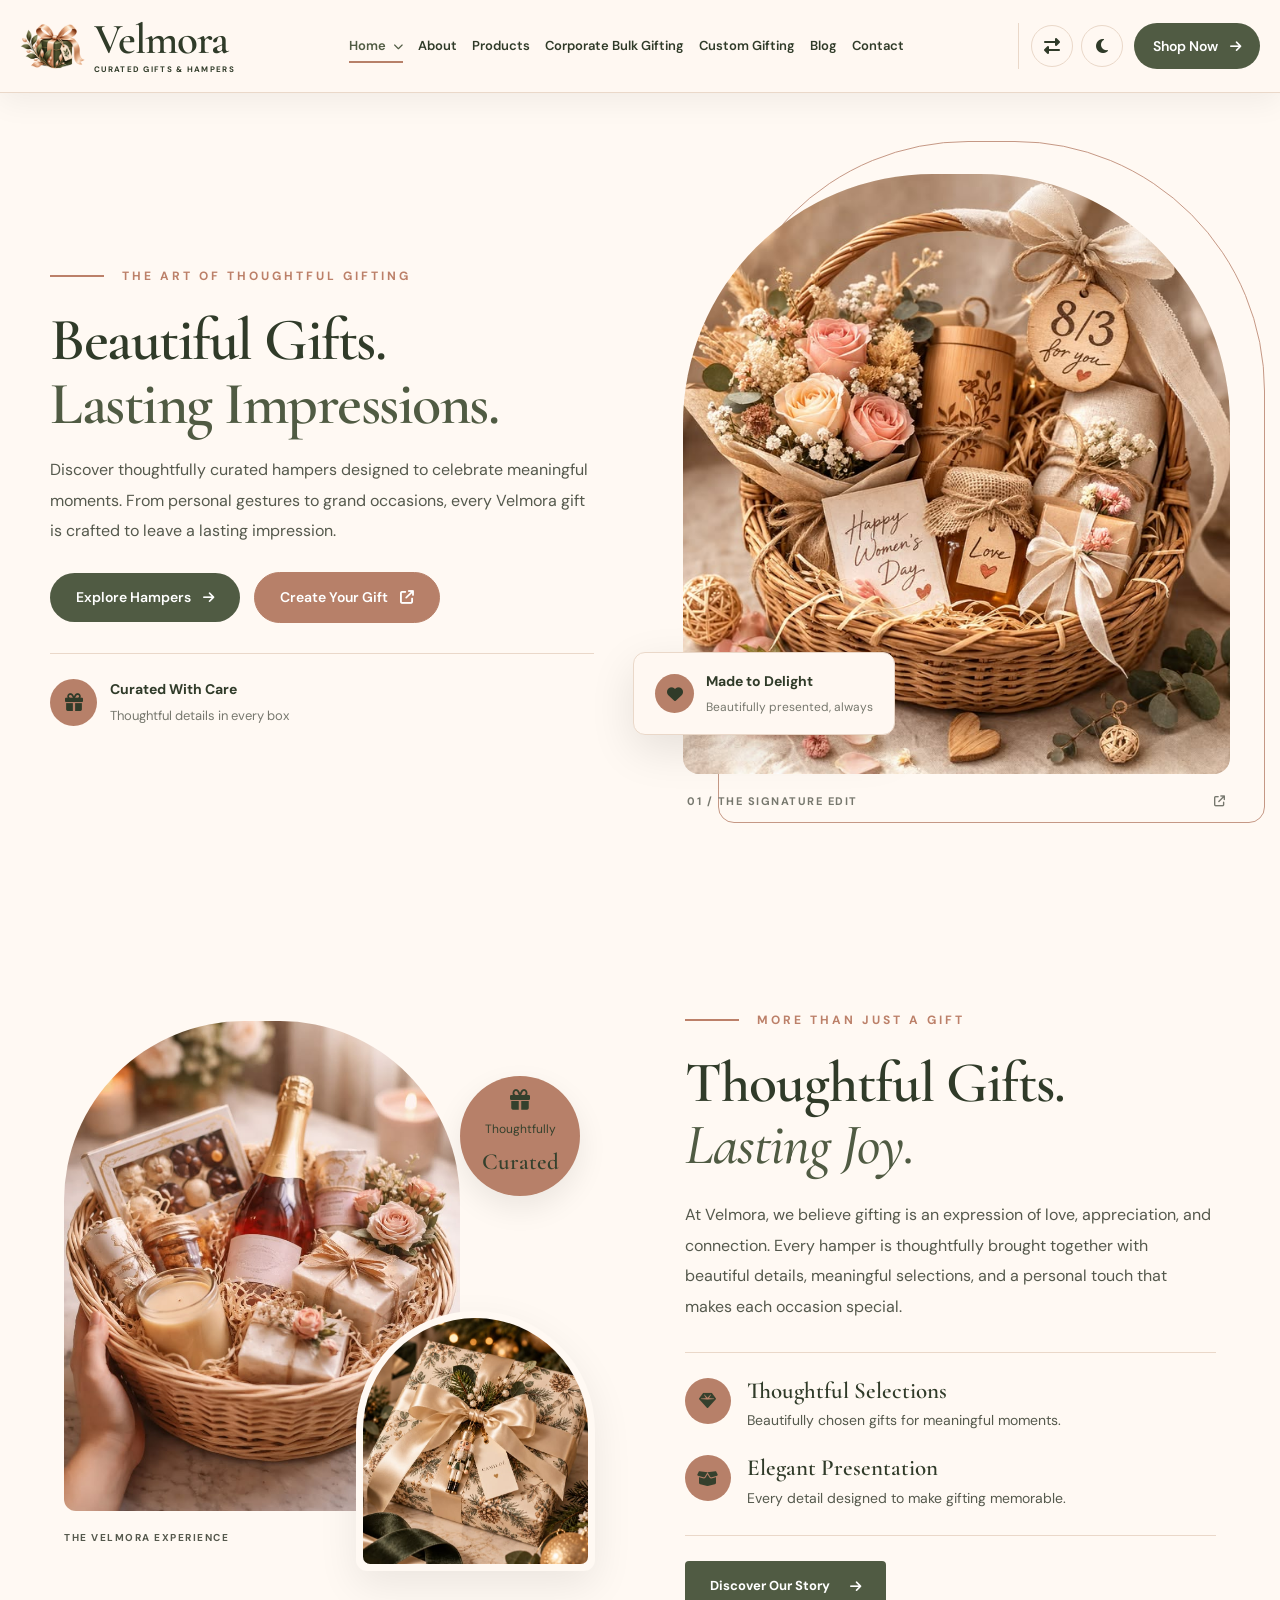
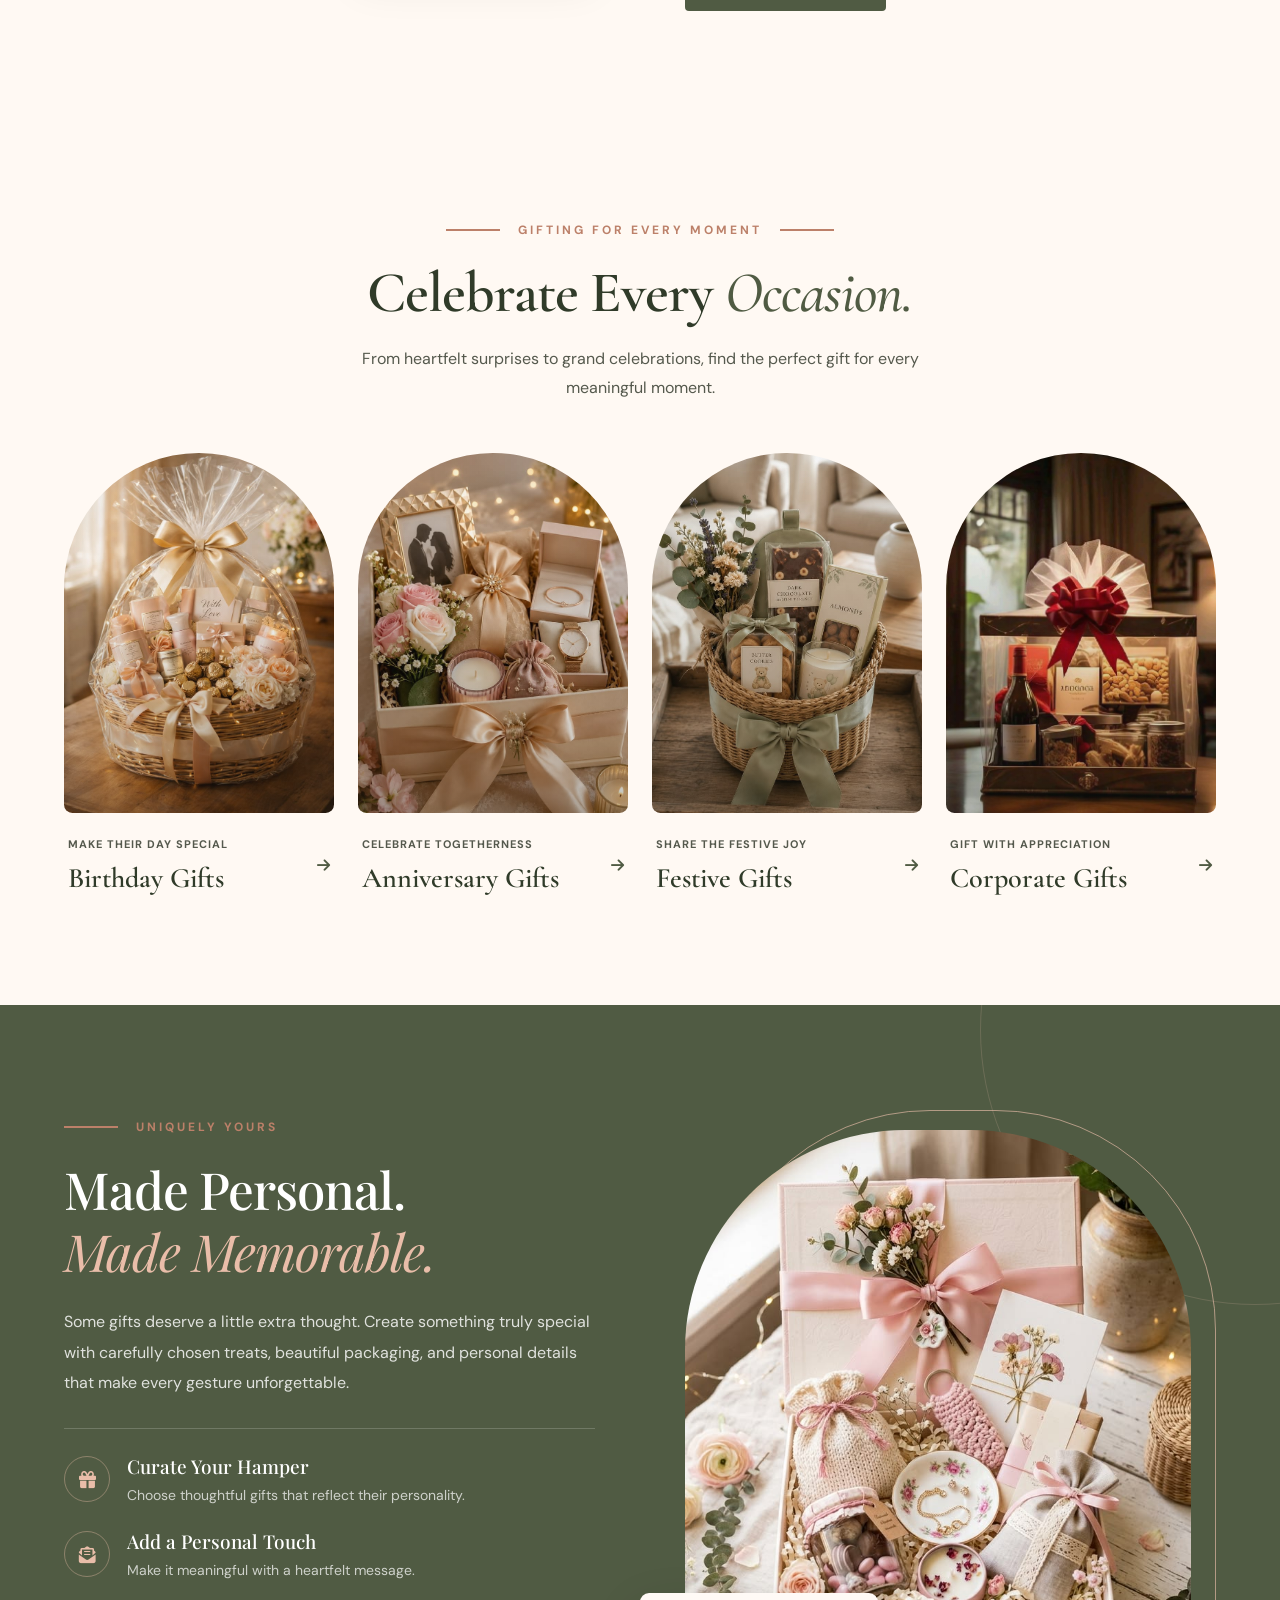
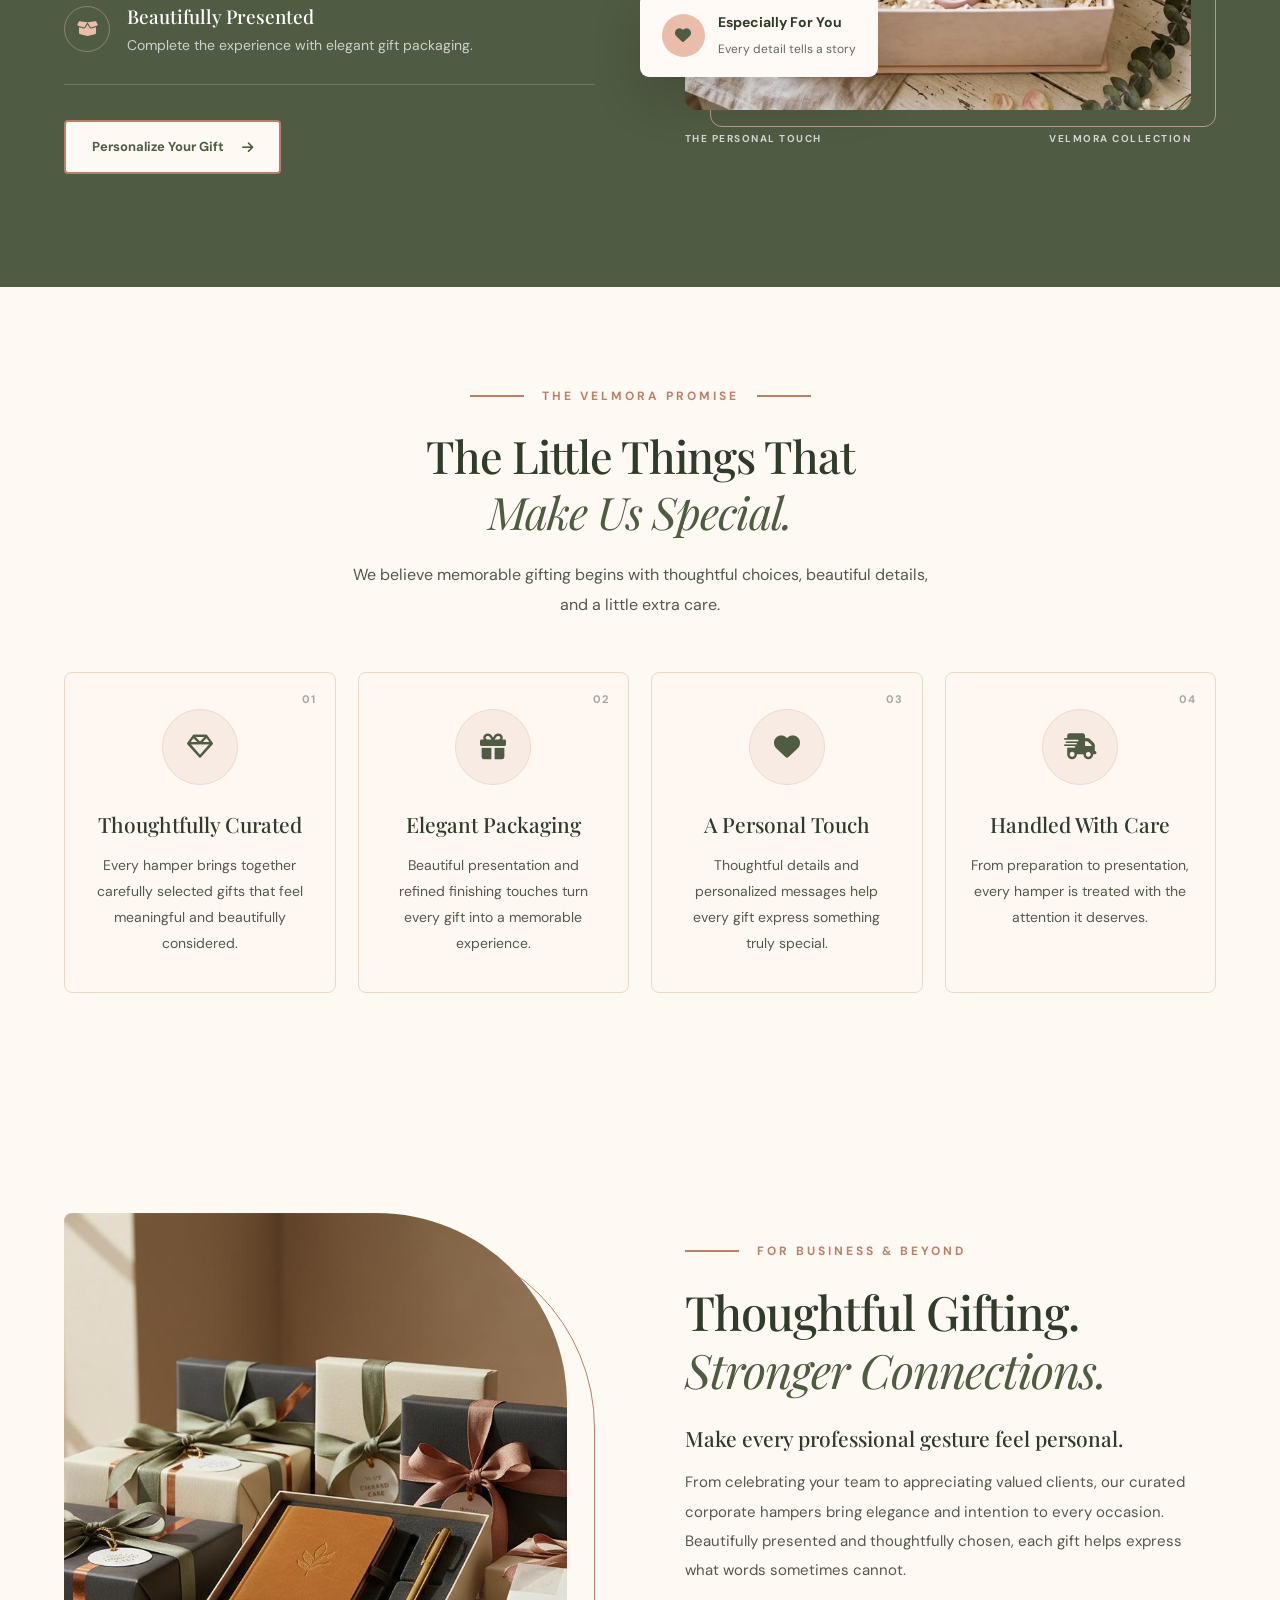
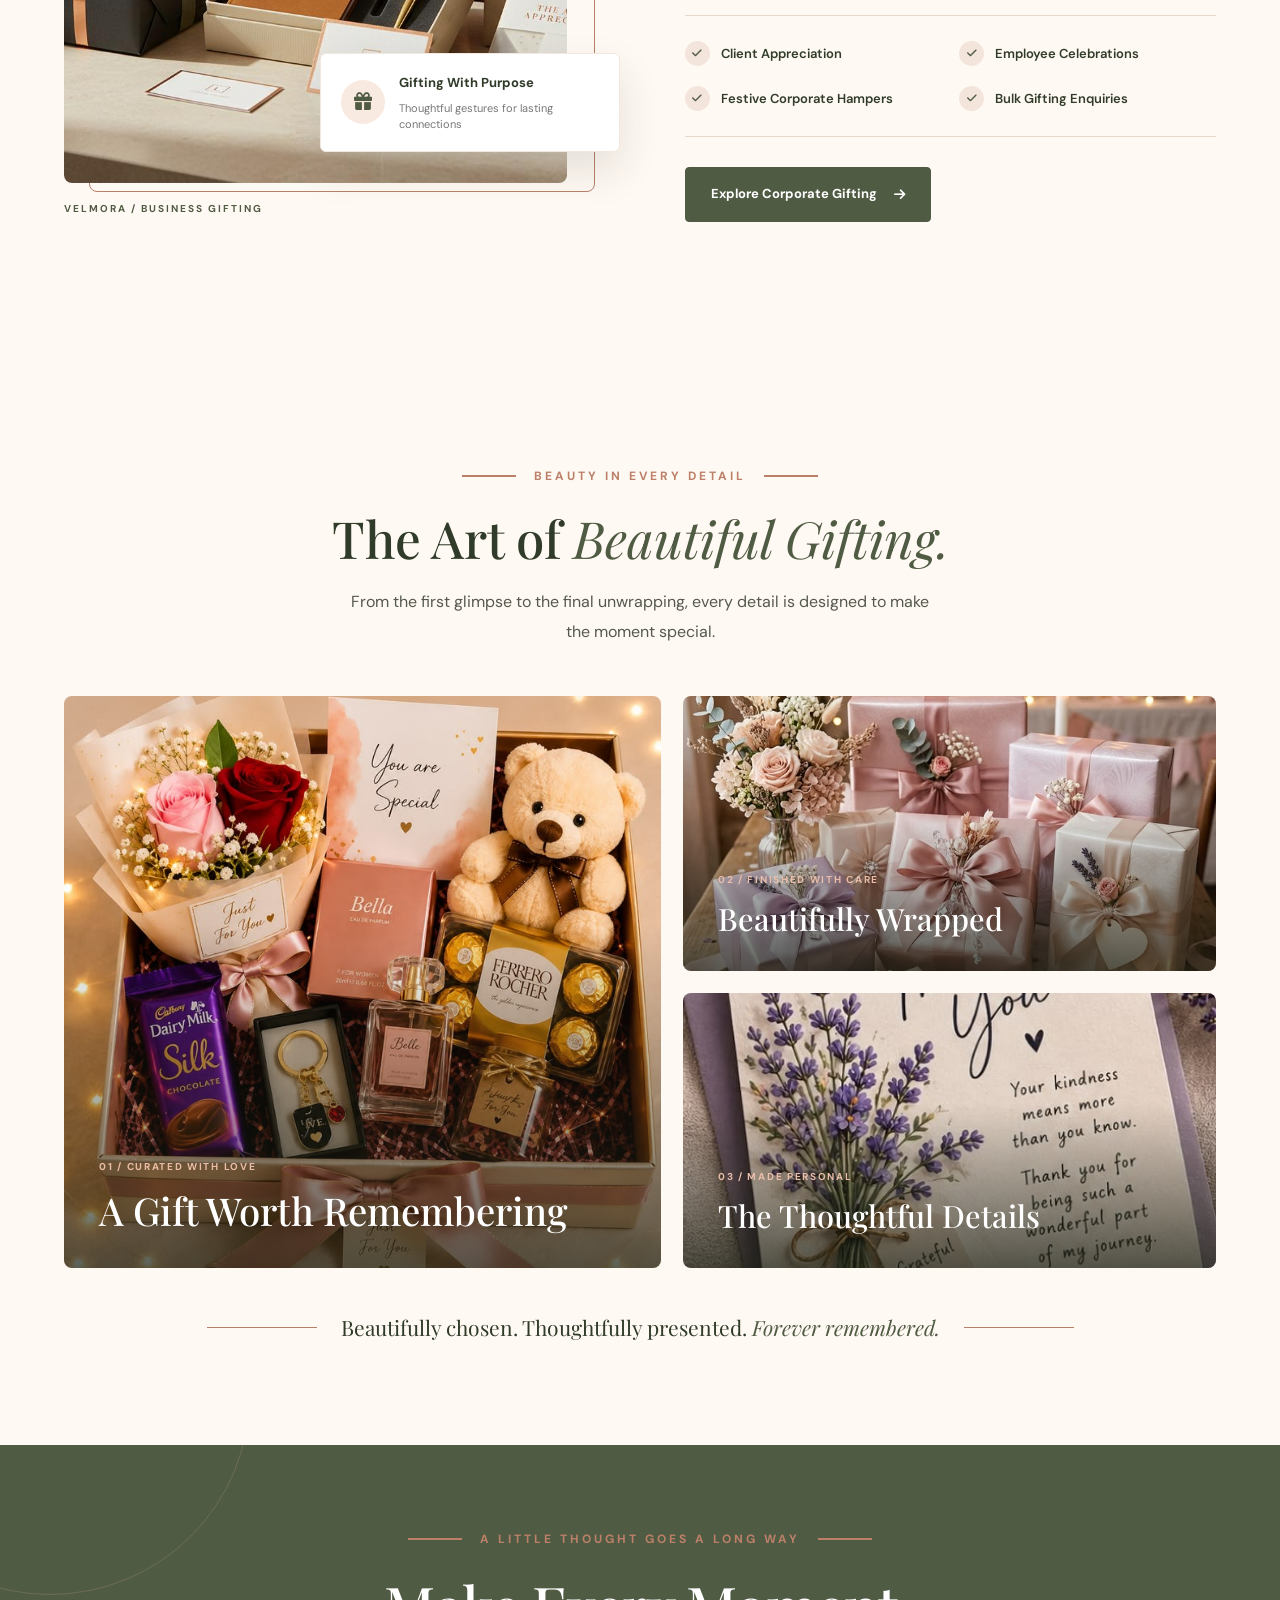
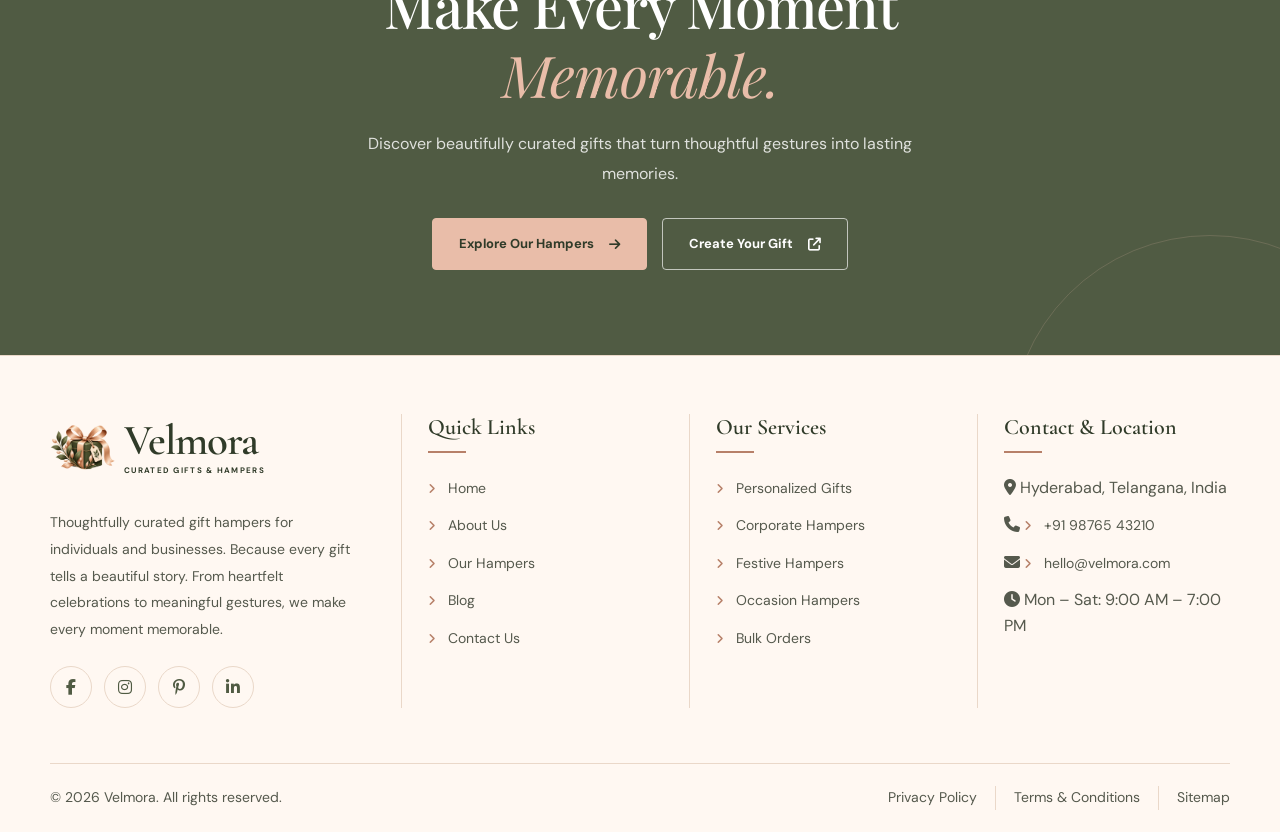
<file: index.html>
<!DOCTYPE html>
<html lang="en" dir="ltr" data-theme="light">

<head>

    <meta charset="UTF-8">
  <meta name="viewport" content="width=device-width, initial-scale=1.0">
  <title>Velmora | Curated Gifts & Hampers</title>

  <link rel="icon" href="images/logo.png">
  <link rel="preconnect" href="https://fonts.googleapis.com">
  <link rel="preconnect" href="https://fonts.gstatic.com" crossorigin>
  <link href="https://fonts.googleapis.com/css2?family=DM+Sans:wght@400;500;600;700&family=Playfair+Display:wght@400;500;600;700&display=swap" rel="stylesheet">
  <link rel="stylesheet" href="https://cdnjs.cloudflare.com/ajax/libs/font-awesome/6.5.2/css/all.min.css">
  <link rel="stylesheet" href="nav.css">
    <link rel="stylesheet" href="index.css">
</head>
<body>

<!-- HEADER -->
<header class="site-header">
  <div class="header-inner">

    <a href="index.html" class="brand">
      <img src="images/logo.png" alt="Velmora gift box" class="brand-logo">
      <span class="brand-info">
        <span class="brand-name">Velmora</span>
        <span class="brand-tagline">CURATED GIFTS & HAMPERS</span>
      </span>
    </a>

    <nav class="main-nav" id="mainNav" aria-label="Main navigation">
    
<!-- HOME DROPDOWN -->
<div class="nav-dropdown home-dropdown">
  <a href="index.html" class="nav-link active">
    Home
    <i class="fa-solid fa-chevron-down"></i>
  </a>


<div class="dropdown-menu">
  <a href="index.html">Home-1 The Signature Edit</a>
  <a href="home2.html">Home-2 The Luxe Collection</a>
</div>

</div>

      <a href="about.html" class="nav-link">About</a>

      <div class="nav-dropdown">
        <a href="products.html" class="nav-link">
         Products  
        </a>
     
      </div>

     <div class="nav-dropdown">
        <a href="corporate.html" class="nav-link">
         Corporate Bulk Gifting 
        </a>
       
      </div>

     <div class="nav-dropdown">
        <a href="corporate.html" class="nav-link">
       Custom Gifting
        </a>
       
      </div>

      <a href="blog.html" class="nav-link">Blog</a>
      <a href="contact.html" class="nav-link">Contact</a>

      
<!-- SHOP NOW - MOBILE & TABLET ONLY -->
<a href="shop-now.html" class="mobile-shop-btn">
  Shop Now
  <i class="fa-solid fa-arrow-right"></i>
</a>

    </nav>

    <div class="header-actions">
      <button class="header-icon-btn" id="rtlToggle"
              aria-label="Switch text direction" title="Switch RTL/LTR">
        <i class="fa-solid fa-right-left"></i>
      </button>

      <button class="header-icon-btn" id="themeToggle"
              aria-label="Switch to dark mode" title="Toggle theme">
        <i class="fa-solid fa-moon"></i>
      </button>

   <a href="shop-now.html" class="header-cta">
        Shop Now <i class="fa-solid fa-arrow-right"></i>
      </a>

      <button class="hamburger" id="menuToggle"
              aria-label="Open menu" aria-expanded="false"
              aria-controls="mainNav">
        <i class="fa-solid fa-bars"></i>
      </button>
    </div>
  </div>
</header>

<!-- YOUR PAGE SECTIONS GO HERE -->
<main>
 
<!-- =====================================
     HOME 1 - HERO SECTION
===================================== -->

<section class="vm-hero" id="home">

  <div class="vm-hero-content">

    <div class="vm-hero-copy">

      <div class="vm-hero-kicker">
        <span class="vm-kicker-line"></span>
        THE ART OF THOUGHTFUL GIFTING
      </div>

      <h1>
        Beautiful Gifts.
        <span>Lasting Impressions.</span>
      </h1>

      <p class="vm-hero-description">
        Discover thoughtfully curated hampers designed to
        celebrate meaningful moments. From personal gestures
        to grand occasions, every Velmora gift is crafted
        to leave a lasting impression.
      </p>

      <div class="vm-hero-buttons">
        <a href="products.html" class="btn-primary">
          Explore Hampers
          <i class="fa-solid fa-arrow-right"></i>
        </a>

        <a href="customization.html" class="btn-secondary">
          Create Your Gift
          <i class="fa-solid fa-arrow-up-right-from-square"></i>
        </a>
      </div>

      <div class="vm-hero-bottom">
        <div class="vm-hero-bottom-icon">
          <i class="fa-solid fa-gift"></i>
        </div>
        <div>
          <strong>Curated With Care</strong>
          <span>Thoughtful details in every box</span>
        </div>
      </div>

    </div>

    <div class="vm-hero-visual">

      <div class="vm-hero-image-wrap">
        <img
          src="images/home-hero.jpg"
          alt="Luxury Velmora curated gift hamper"
        >
      </div>

      <div class="vm-hero-floating-note">
        <i class="fa-solid fa-heart"></i>
        <div>
          <strong>Made to Delight</strong>
          <span>Beautifully presented, always</span>
        </div>
      </div>

      <div class="vm-hero-image-caption">
        <span>01 / THE SIGNATURE EDIT</span>
        <i class="fa-solid fa-arrow-up-right-from-square"></i>
      </div>

    </div>

  </div>

</section>




<!-- ==========================================
     HOME 1 - ABOUT INTRODUCTION SECTION
========================================== -->

<section class="vm-intro" id="our-story">

  <div class="vm-intro-container">

    <!-- LEFT IMAGE COMPOSITION -->
    <div class="vm-intro-visual">

      <div class="vm-intro-image-main">
        <img
          src="images/home-intro-main.jpg"
          alt="Beautifully curated Velmora gift hamper"
          loading="lazy"
        >
      </div>

      <div class="vm-intro-image-small">
        <img
          src="images/home-intro-detail.jpg"
          alt="Elegant luxury gift wrapping details"
          loading="lazy"
        >
      </div>

      <div class="vm-intro-stamp">
        <i class="fa-solid fa-gift"></i>
        <span>Thoughtfully</span>
        <strong>Curated</strong>
      </div>

      <div class="vm-intro-image-label">
        <span>THE VELMORA EXPERIENCE</span>
        <span>EST. WITH LOVE</span>
      </div>

    </div>

    <!-- RIGHT CONTENT -->
    <div class="vm-intro-content">

      <div class="vm-intro-kicker">
        <span></span>
        MORE THAN JUST A GIFT
      </div>

    <h2>
  Thoughtful Gifts.
  <em>Lasting Joy.</em>
</h2>

     

      <p class="vm-intro-description">
        At Velmora, we believe gifting is an expression
        of love, appreciation, and connection. Every
        hamper is thoughtfully brought together with
        beautiful details, meaningful selections, and
        a personal touch that makes each occasion special.
      </p>

      <div class="vm-intro-features">

        <div class="vm-intro-feature">
          <div class="vm-intro-feature-icon">
            <i class="fa-solid fa-gem"></i>
          </div>
          <div>
            <h3>Thoughtful Selections</h3>
            <p>Beautifully chosen gifts for meaningful moments.</p>
          </div>
        </div>

        <div class="vm-intro-feature">
          <div class="vm-intro-feature-icon">
            <i class="fa-solid fa-box-open"></i>
          </div>
          <div>
            <h3>Elegant Presentation</h3>
            <p>Every detail designed to make gifting memorable.</p>
          </div>
        </div>

      </div>

      <a href="about.html" class="vm-intro-btn">
        Discover Our Story
        <i class="fa-solid fa-arrow-right"></i>
      </a>

    </div>

  </div>

</section>




<!-- ==========================================
     HOME 1 - SHOP BY OCCASION
========================================== -->

<section class="vm-occasions" id="occasions">

  <div class="vm-occasions-container">

    <!-- SECTION HEADING -->
    <div class="vm-occasions-header">

      <div class="vm-occasions-kicker">
        <span></span>
        GIFTING FOR EVERY MOMENT
        <span></span>
      </div>

      <h2>
        Celebrate Every
        <em>Occasion.</em>
      </h2>

      <p class="vm-occasions-description">
        From heartfelt surprises to grand celebrations,
        find the perfect gift for every meaningful moment.
      </p>

    </div>

    <!-- OCCASION CARDS -->
    <div class="vm-occasions-grid">

      <!-- CARD 1 -->
      <a href="products.html#birthday"
         class="vm-occasion-card">

        <div class="vm-occasion-image">

          <img
            src="images/occasion-birthday.jpg"
            alt="Luxury birthday gift hampers"
            loading="lazy"
          >

       

          <span class="vm-occasion-arrow">
            <i class="fa-solid fa-arrow-up-right-from-square"></i>
          </span>

        </div>

        <div class="vm-occasion-info">
          <div>
            <span>MAKE THEIR DAY SPECIAL</span>
            <h3>Birthday Gifts</h3>
          </div>

          <i class="fa-solid fa-arrow-right"></i>
        </div>

      </a>

      <!-- CARD 2 -->
      <a href="products.html#anniversary"
         class="vm-occasion-card">

        <div class="vm-occasion-image">

          <img
            src="images/occasion-anniversary.jpg"
            alt="Elegant anniversary gift hampers"
            loading="lazy"
          >

         

          <span class="vm-occasion-arrow">
            <i class="fa-solid fa-arrow-up-right-from-square"></i>
          </span>

        </div>

        <div class="vm-occasion-info">
          <div>
            <span>CELEBRATE TOGETHERNESS</span>
            <h3>Anniversary Gifts</h3>
          </div>

          <i class="fa-solid fa-arrow-right"></i>
        </div>

      </a>

      <!-- CARD 3 -->
      <a href="products.html#festive"
         class="vm-occasion-card">

        <div class="vm-occasion-image">

          <img
            src="images/occasion-festive.jpg"
            alt="Premium festive gift hampers"
            loading="lazy"
          >

         

          <span class="vm-occasion-arrow">
            <i class="fa-solid fa-arrow-up-right-from-square"></i>
          </span>

        </div>

        <div class="vm-occasion-info">
          <div>
            <span>SHARE THE FESTIVE JOY</span>
            <h3>Festive Gifts</h3>
          </div>

          <i class="fa-solid fa-arrow-right"></i>
        </div>

      </a>

      <!-- CARD 4 -->
      <a href="corporate.html"
         class="vm-occasion-card">

        <div class="vm-occasion-image">

          <img
            src="images/occasion-corporate.jpg"
            alt="Luxury corporate gift hampers"
            loading="lazy"
          >

        

          <span class="vm-occasion-arrow">
            <i class="fa-solid fa-arrow-up-right-from-square"></i>
          </span>

        </div>

        <div class="vm-occasion-info">
          <div>
            <span>GIFT WITH APPRECIATION</span>
            <h3>Corporate Gifts</h3>
          </div>

          <i class="fa-solid fa-arrow-right"></i>
        </div>

      </a>

    </div>

  </div>

</section>






<!-- ==========================================
     HOME 1 - PERSONALIZED GIFTING
========================================== -->

<section class="vm-personal" id="personalized-gifting">

  <div class="vm-personal-container">

    <!-- LEFT CONTENT -->
    <div class="vm-personal-content">

      <div class="vm-personal-kicker">
        <span></span>
        UNIQUELY YOURS
      </div>

      <h2>
        Made Personal.
        <em>Made Memorable.</em>
      </h2>

      <p class="vm-personal-description">
        Some gifts deserve a little extra thought.
        Create something truly special with carefully
        chosen treats, beautiful packaging, and personal
        details that make every gesture unforgettable.
      </p>

      <div class="vm-personal-features">

        <div class="vm-personal-feature">
          <span class="vm-personal-feature-icon">
            <i class="fa-solid fa-gift"></i>
          </span>
          <div>
            <h3>Curate Your Hamper</h3>
            <p>Choose thoughtful gifts that reflect their personality.</p>
          </div>
        </div>

        <div class="vm-personal-feature">
          <span class="vm-personal-feature-icon">
            <i class="fa-solid fa-envelope-open-text"></i>
          </span>
          <div>
            <h3>Add a Personal Touch</h3>
            <p>Make it meaningful with a heartfelt message.</p>
          </div>
        </div>

        <div class="vm-personal-feature">
          <span class="vm-personal-feature-icon">
            <i class="fa-solid fa-box-open"></i>
          </span>
          <div>
            <h3>Beautifully Presented</h3>
            <p>Complete the experience with elegant gift packaging.</p>
          </div>
        </div>

      </div>

      <a href="customization.html" class="vm-personal-btn">
        Personalize Your Gift
        <i class="fa-solid fa-arrow-right"></i>
      </a>

    </div>

    <!-- RIGHT VISUAL -->
    <div class="vm-personal-visual">

      <div class="vm-personal-image-frame">
        <img
          src="images/personalized-gifting.jpg"
          alt="Personalized Velmora luxury gift hamper"
          loading="lazy"
        >
      </div>

      <div class="vm-personal-floating-card">
        <span class="vm-personal-floating-icon">
          <i class="fa-solid fa-heart"></i>
        </span>

        <div>
          <strong>Especially For You</strong>
          <span>Every detail tells a story</span>
        </div>
      </div>

      <div class="vm-personal-image-caption">
        <span>THE PERSONAL TOUCH</span>
        <span>VELMORA COLLECTION</span>
      </div>

    </div>

  </div>

</section>






<!-- ==========================================
     HOME 1 - WHY CHOOSE VELMORA
========================================== -->

<section class="vm-promise" id="why-velmora">

  <div class="vm-promise-container">

    <!-- SECTION HEADING -->
    <div class="vm-promise-header">

      <div class="vm-promise-kicker">
        <span></span>
        THE VELMORA PROMISE
        <span></span>
      </div>

      <h2>
        The Little Things That
        <em>Make Us Special.</em>
      </h2>

      <p>
        We believe memorable gifting begins with
        thoughtful choices, beautiful details,
        and a little extra care.
      </p>

    </div>

    <!-- FEATURES GRID -->
    <div class="vm-promise-grid">

      <!-- FEATURE 1 -->
      <div class="vm-promise-card">

        <span class="vm-promise-number">01</span>

        <div class="vm-promise-icon">
          <i class="fa-regular fa-gem"></i>
        </div>

        <h3>Thoughtfully Curated</h3>

        <p>
          Every hamper brings together carefully
          selected gifts that feel meaningful
          and beautifully considered.
        </p>

        <span class="vm-promise-card-line"></span>

      </div>

      <!-- FEATURE 2 -->
      <div class="vm-promise-card">

        <span class="vm-promise-number">02</span>

        <div class="vm-promise-icon">
          <i class="fa-solid fa-gift"></i>
        </div>

        <h3>Elegant Packaging</h3>

        <p>
          Beautiful presentation and refined
          finishing touches turn every gift
          into a memorable experience.
        </p>

        <span class="vm-promise-card-line"></span>

      </div>

      <!-- FEATURE 3 -->
      <div class="vm-promise-card">

        <span class="vm-promise-number">03</span>

        <div class="vm-promise-icon">
          <i class="fa-solid fa-heart"></i>
        </div>

        <h3>A Personal Touch</h3>

        <p>
          Thoughtful details and personalized
          messages help every gift express
          something truly special.
        </p>

        <span class="vm-promise-card-line"></span>

      </div>

      <!-- FEATURE 4 -->
      <div class="vm-promise-card">

        <span class="vm-promise-number">04</span>

        <div class="vm-promise-icon">
          <i class="fa-solid fa-truck-fast"></i>
        </div>

        <h3>Handled With Care</h3>

        <p>
          From preparation to presentation,
          every hamper is treated with
          the attention it deserves.
        </p>

        <span class="vm-promise-card-line"></span>

      </div>

    </div>

  </div>

</section>





<!-- ==========================================
     HOME 1 - CORPORATE GIFTING
========================================== -->

<section class="vm-corporate" id="corporate-gifting">

  <div class="vm-corporate-container">

    <!-- LEFT IMAGE -->
    <div class="vm-corporate-visual">

      <div class="vm-corporate-image">
        <img
          src="images/home-corporate.jpg"
          alt="Elegant Velmora corporate gifting hampers"
          loading="lazy"
        >
      </div>

      <div class="vm-corporate-image-tag">
        <span class="vm-corporate-tag-icon">
          <i class="fa-solid fa-gift"></i>
        </span>
        <div>
          <strong>Gifting With Purpose</strong>
          <span>Thoughtful gestures for lasting connections</span>
        </div>
      </div>

      <span class="vm-corporate-image-index">
        VELMORA / BUSINESS GIFTING
      </span>

    </div>

    <!-- RIGHT CONTENT -->
    <div class="vm-corporate-content">

      <div class="vm-corporate-kicker">
        <span></span>
        FOR BUSINESS & BEYOND
      </div>

      <h2>
        Thoughtful Gifting.
        <em>Stronger Connections.</em>
      </h2>

      <p class="vm-corporate-lead">
        Make every professional gesture feel personal.
      </p>

      <p class="vm-corporate-description">
        From celebrating your team to appreciating
        valued clients, our curated corporate hampers
        bring elegance and intention to every occasion.
        Beautifully presented and thoughtfully chosen,
        each gift helps express what words sometimes cannot.
      </p>

      <div class="vm-corporate-highlights">

        <div class="vm-corporate-highlight">
          <i class="fa-solid fa-check"></i>
          <span>Client Appreciation</span>
        </div>

        <div class="vm-corporate-highlight">
          <i class="fa-solid fa-check"></i>
          <span>Employee Celebrations</span>
        </div>

        <div class="vm-corporate-highlight">
          <i class="fa-solid fa-check"></i>
          <span>Festive Corporate Hampers</span>
        </div>

        <div class="vm-corporate-highlight">
          <i class="fa-solid fa-check"></i>
          <span>Bulk Gifting Enquiries</span>
        </div>

      </div>

      <a href="corporate.html" class="vm-corporate-btn">
        Explore Corporate Gifting
        <i class="fa-solid fa-arrow-right"></i>
      </a>

    </div>

  </div>

</section>







<!-- ==========================================
     HOME 1 - GIFTING EXPERIENCE GALLERY
========================================== -->

<section class="vm-gallery" id="gifting-experience">

  <div class="vm-gallery-container">

    <!-- SECTION HEADING -->
    <div class="vm-gallery-header">

      <div class="vm-gallery-kicker">
        <span></span>
        BEAUTY IN EVERY DETAIL
        <span></span>
      </div>

      <h2>
        The Art of
        <em>Beautiful Gifting.</em>
      </h2>

      <p>
        From the first glimpse to the final unwrapping,
        every detail is designed to make the moment special.
      </p>

    </div>

    <!-- GALLERY GRID -->
    <div class="vm-gallery-grid">

      <!-- LARGE IMAGE -->
      <figure class="vm-gallery-item vm-gallery-large">

        <img
          src="images/gallery-1.jpg"
          alt="Luxury Velmora gift hamper presentation"
          loading="lazy"
        >

        <figcaption class="vm-gallery-caption">
          <span>01 / CURATED WITH LOVE</span>
          <h3>A Gift Worth Remembering</h3>
        </figcaption>

      </figure>

      <!-- TOP RIGHT IMAGE -->
      <figure class="vm-gallery-item vm-gallery-small">

        <img
          src="images/gallery-2.jpg"
          alt="Elegant gift wrapping and satin ribbon"
          loading="lazy"
        >

        <figcaption class="vm-gallery-caption">
          <span>02 / FINISHED WITH CARE</span>
          <h3>Beautifully Wrapped</h3>
        </figcaption>

      </figure>

      <!-- BOTTOM RIGHT IMAGE -->
      <figure class="vm-gallery-item vm-gallery-small">

        <img
          src="images/gallery-3.jpg"
          alt="Personalized message card and thoughtful gift"
          loading="lazy"
        >

        <figcaption class="vm-gallery-caption">
          <span>03 / MADE PERSONAL</span>
          <h3>The Thoughtful Details</h3>
        </figcaption>

      </figure>

    </div>

    <!-- BOTTOM SIGNATURE -->
    <div class="vm-gallery-signature">
      <span class="vm-gallery-signature-line"></span>

      <p>
        Beautifully chosen. Thoughtfully presented.
        <em>Forever remembered.</em>
      </p>

      <span class="vm-gallery-signature-line"></span>
    </div>

  </div>

</section>





<!-- ==========================================
     HOME 1 - FINAL CTA
========================================== -->

<section class="vm-final-cta" id="final-cta">

  <div class="vm-final-cta-container">

    <div class="vm-final-cta-content">

      <div class="vm-final-cta-kicker">
        <span></span>
        A LITTLE THOUGHT GOES A LONG WAY
        <span></span>
      </div>

      <h2>
        Make Every Moment
        <em>Memorable.</em>
      </h2>

      <p>
        Discover beautifully curated gifts that turn
        thoughtful gestures into lasting memories.
      </p>

      <div class="vm-final-cta-actions">

        <a href="products.html" class="vm-final-cta-primary">
          Explore Our Hampers
          <i class="fa-solid fa-arrow-right"></i>
        </a>

        <a href="customization.html" class="vm-final-cta-secondary">
          Create Your Gift
          <i class="fa-solid fa-arrow-up-right-from-square"></i>
        </a>

      </div>

    </div>

  </div>

</section>



</main>

<!-- FOOTER -->
<footer class="site-footer">
  <div class="footer-inner">

    <div class="footer-about">
      <a href="index.html" class="brand footer-brand">
        <img src="images/logo.png" alt="Velmora gift box" class="brand-logo">
        <span class="brand-info">
          <span class="brand-name">Velmora</span>
          <span class="brand-tagline">CURATED GIFTS & HAMPERS</span>
        </span>
      </a>
     <p>
  Thoughtfully curated gift hampers for individuals
  and businesses. Because every gift tells a
  beautiful story. From heartfelt celebrations to
  meaningful gestures, we make every moment memorable.
</p>
       <!-- SOCIAL MEDIA ICONS -->
  <div class="footer-social">
    <a href="https://www.facebook.com/" target="_blank"
       rel="noopener noreferrer" aria-label="Facebook">
      <i class="fa-brands fa-facebook-f"></i>
    </a>

    <a href="https://www.instagram.com/" target="_blank"
       rel="noopener noreferrer" aria-label="Instagram">
      <i class="fa-brands fa-instagram"></i>
    </a>

    <a href="https://www.pinterest.com/" target="_blank"
       rel="noopener noreferrer" aria-label="Pinterest">
      <i class="fa-brands fa-pinterest-p"></i>
    </a>

    <a href="https://www.linkedin.com/" target="_blank"
       rel="noopener noreferrer" aria-label="LinkedIn">
      <i class="fa-brands fa-linkedin-in"></i>
    </a>
  </div>
    </div>

    <div class="footer-column">
      <h3>Quick Links</h3>
      <ul>
        <li><a href="index.html">Home</a></li>
        <li><a href="about.html">About Us</a></li>
        <li><a href="products.html">Our Hampers</a></li>

        <li><a href="blog.html">Blog</a></li>
        <li><a href="contact.html">Contact Us</a></li>
      </ul>
    </div>

    <div class="footer-column">
      <h3>Our Services</h3>
      <ul>
        <li><a href="customization.html">Personalized Gifts</a></li>
        <li><a href="corporate.html">Corporate Hampers</a></li>
        <li><a href="products.html#festive">Festive Hampers</a></li>
        <li><a href="products.html#occasions">Occasion Hampers</a></li>
        <li><a href="corporate.html#bulk">Bulk Orders</a></li>
   
      </ul>
    </div>

    <div class="footer-column">
  <h3>Contact & Location</h3>

  <ul>
    <li>
      <i class="fa-solid fa-location-dot"></i>
      <span>Hyderabad, Telangana, India</span>
    </li>

    <li>
      <i class="fa-solid fa-phone"></i>
      <a href="tel:+91XXXXXXXXXX">
        +91 98765 43210
      </a>
    </li>

    <li>
      <i class="fa-solid fa-envelope"></i>
      <a href="mailto:hello@velmora.com">
        hello@velmora.com
      </a>
    </li>

    <li>
      <i class="fa-solid fa-clock"></i>
      <span>Mon – Sat: 9:00 AM – 7:00 PM</span>
    </li>
  </ul>
    </div>

  </div>

  <div class="footer-bottom">
    <p>© 2026 Velmora. All rights reserved.</p>
    <div class="footer-legal">
      <a href="privacy.html">Privacy Policy</a>
      <a href="terms.html">Terms & Conditions</a>
      <a href="sitemap.html">Sitemap</a>
    </div>
  </div>
</footer>
<script src="index.js"></script>
<script src="nav.js"></script>
</body>
</html>
</file>
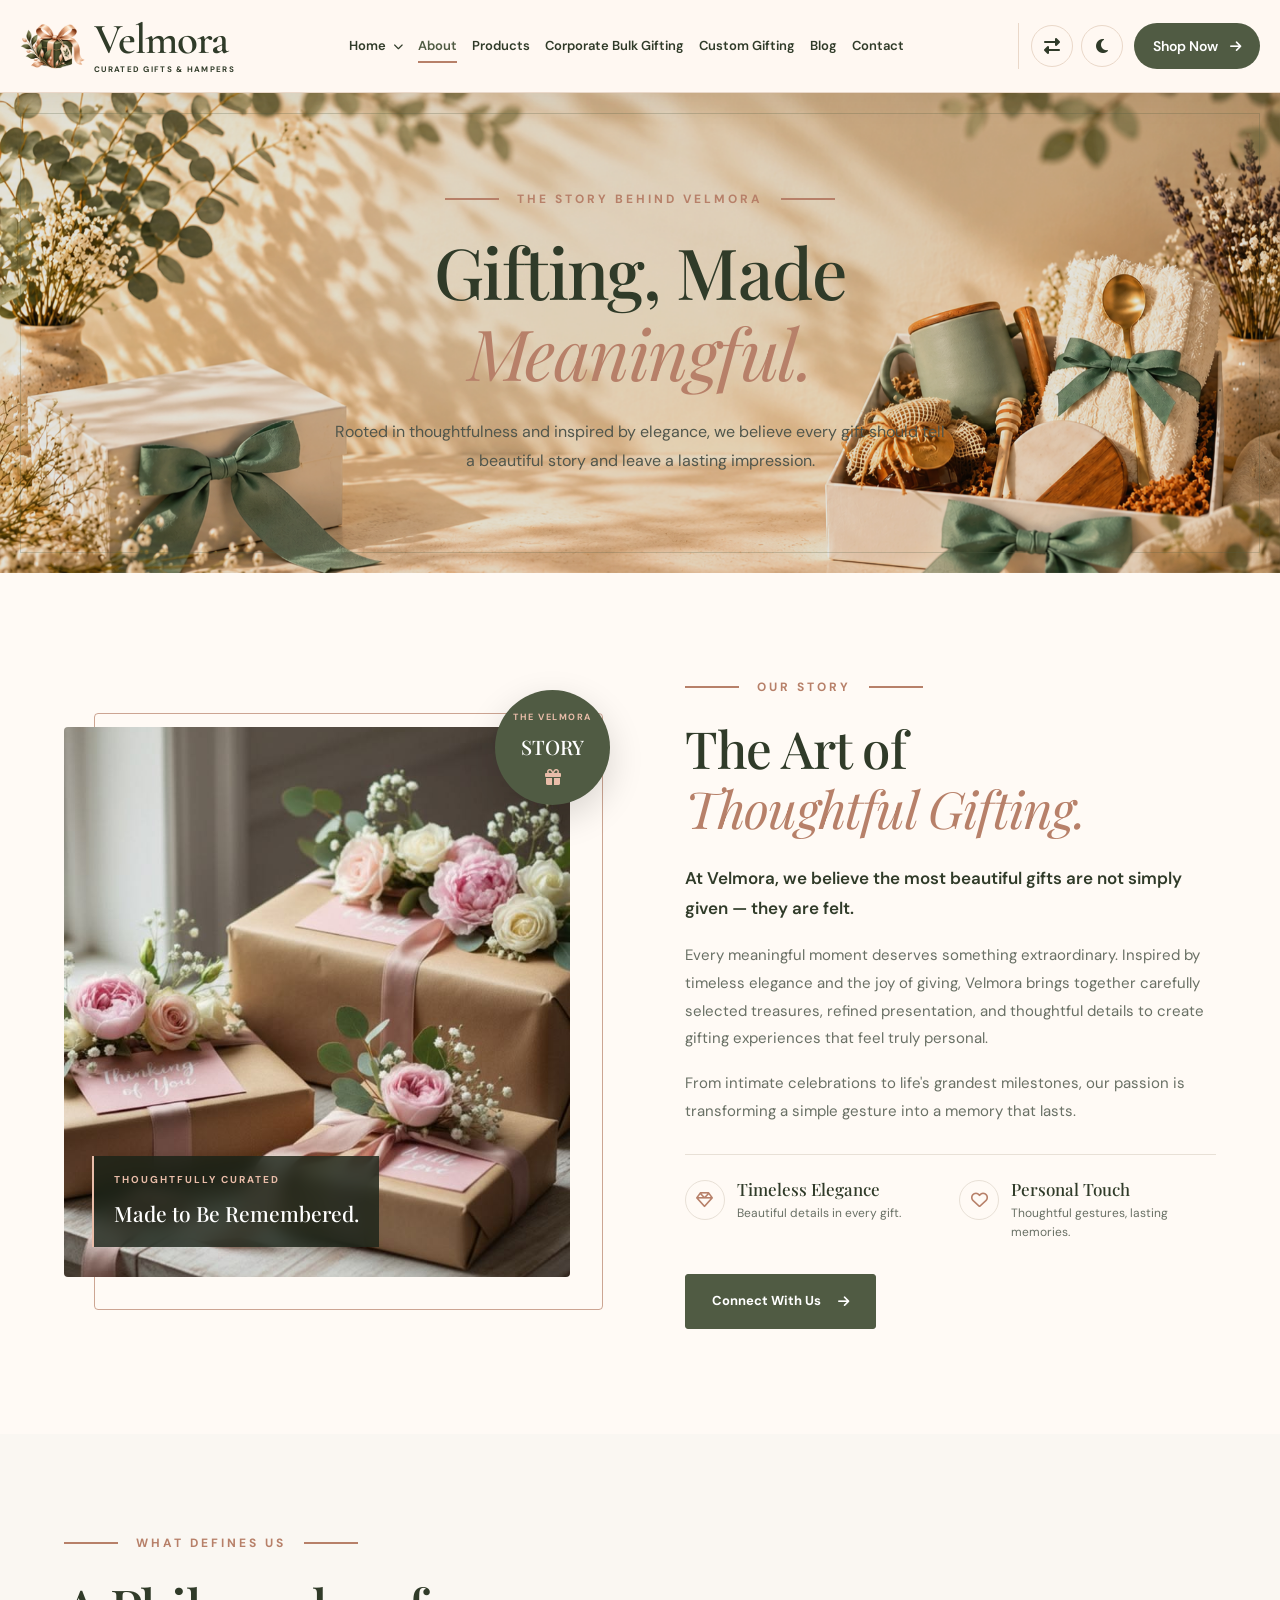
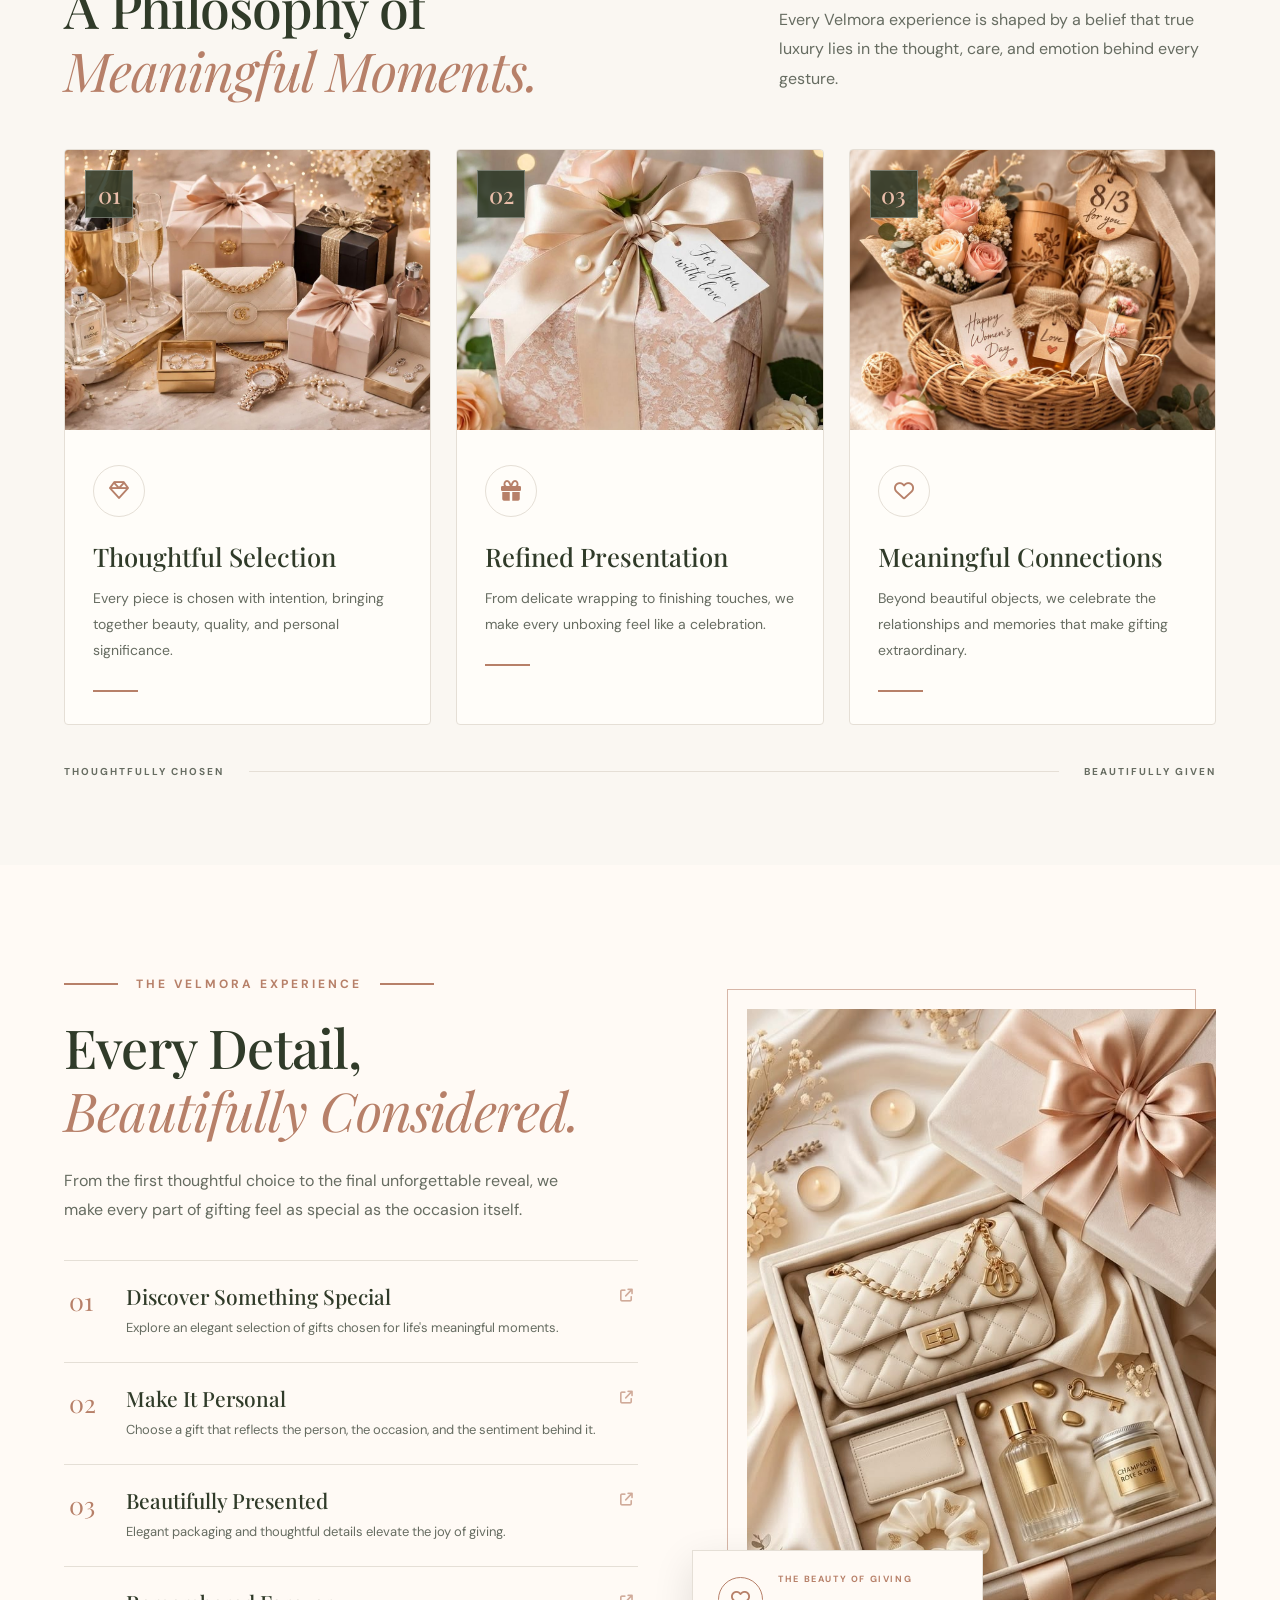
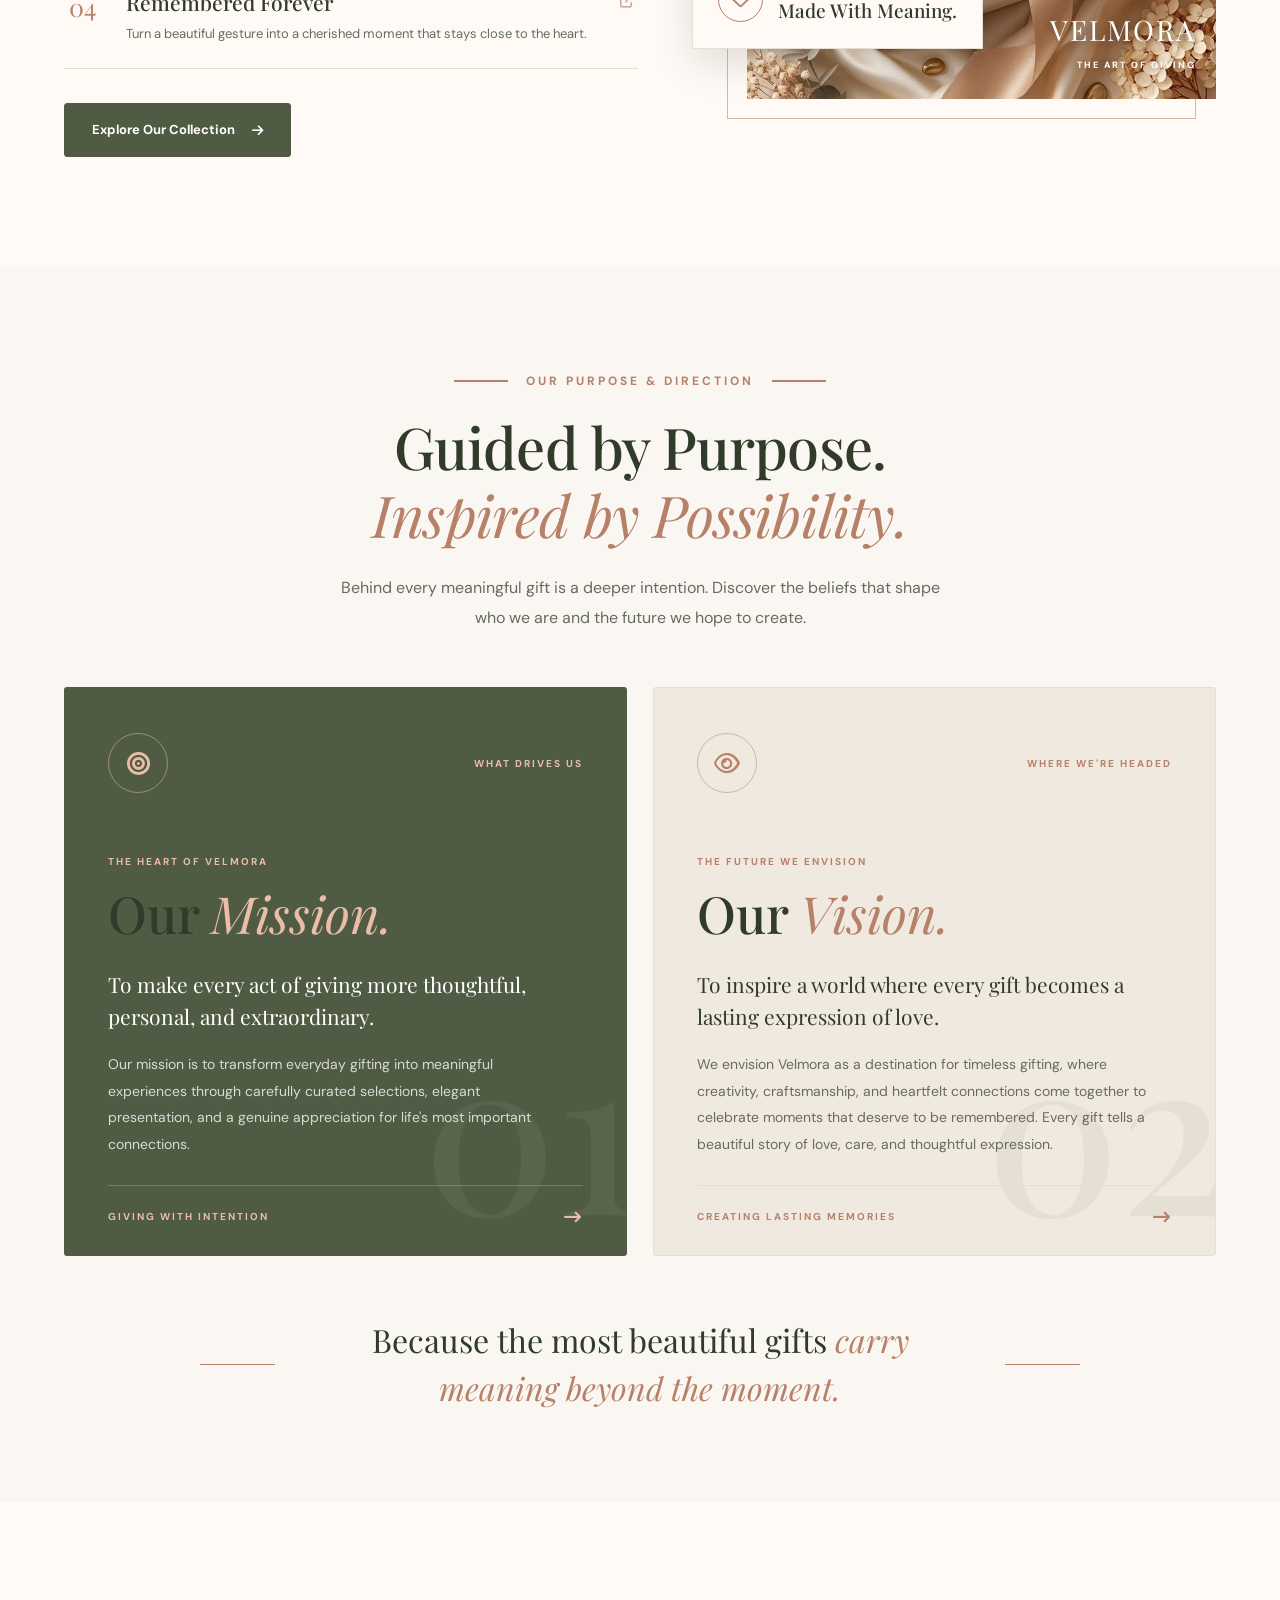
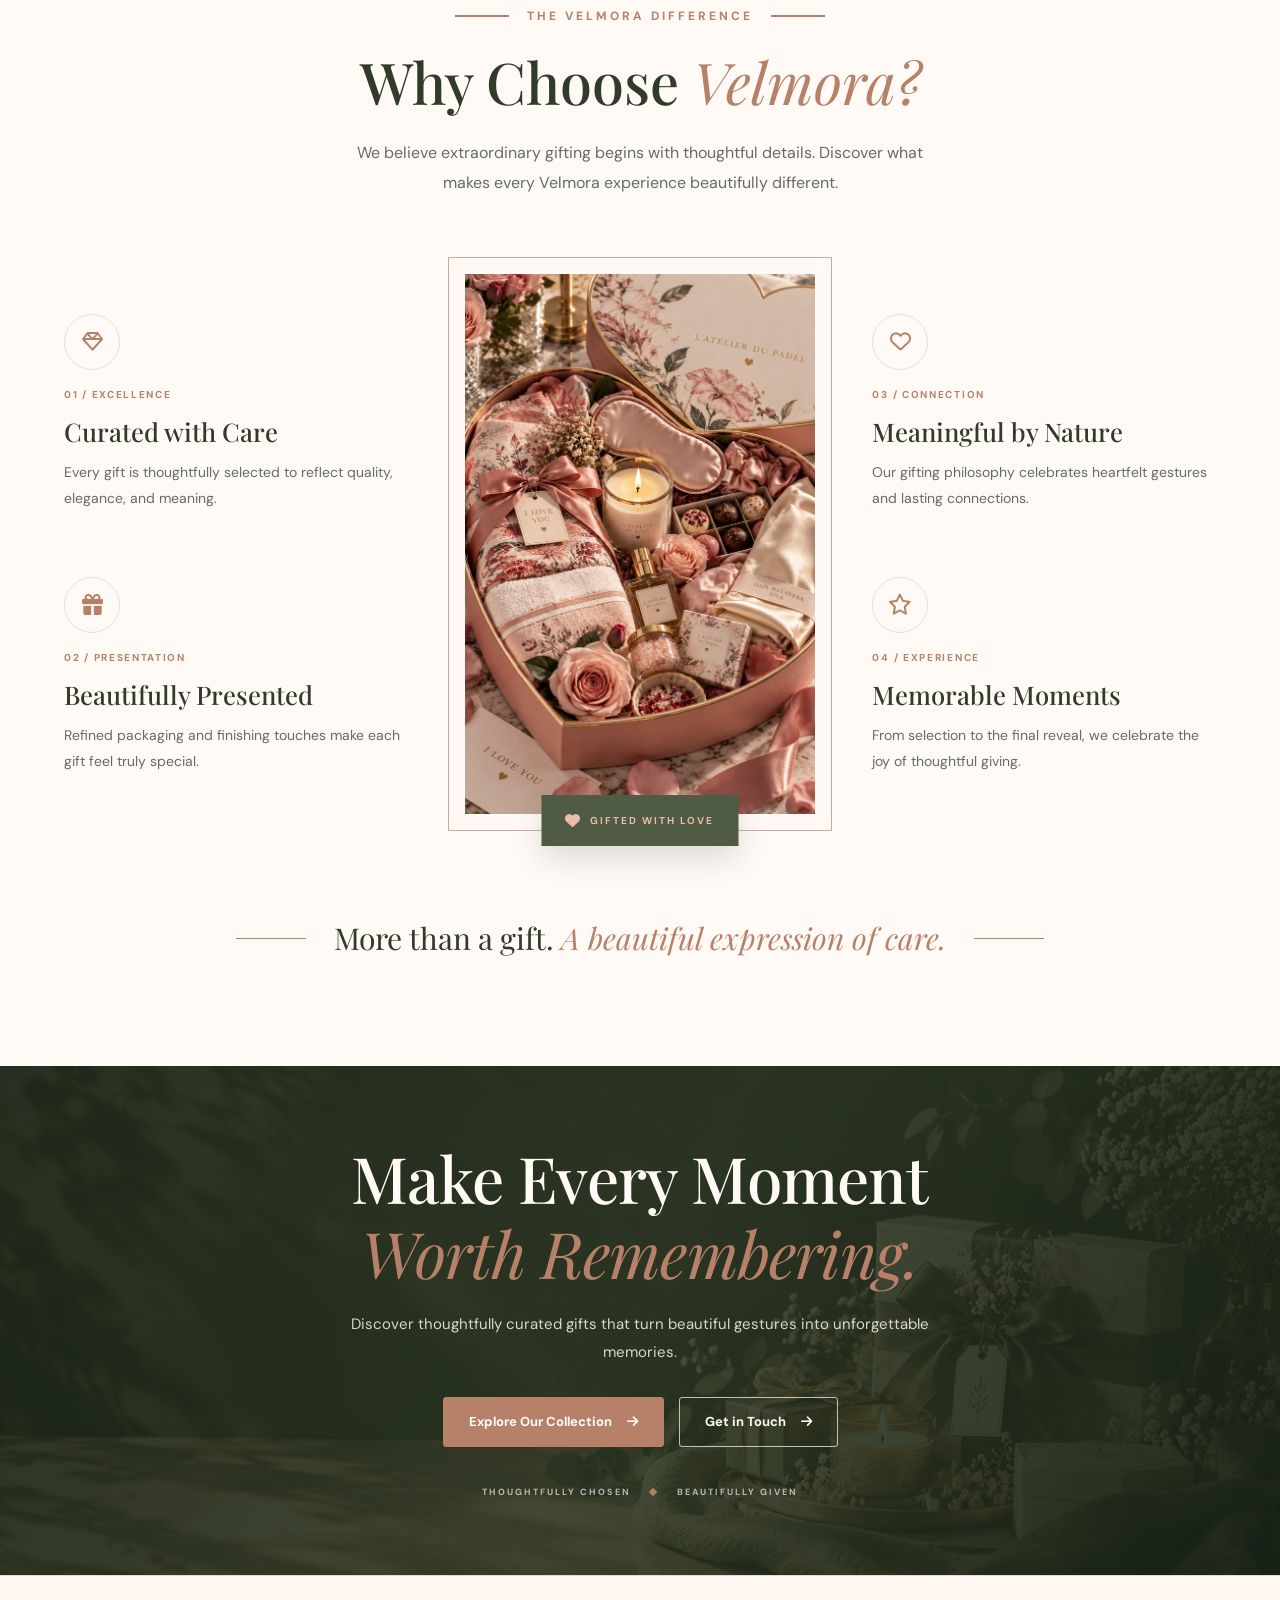
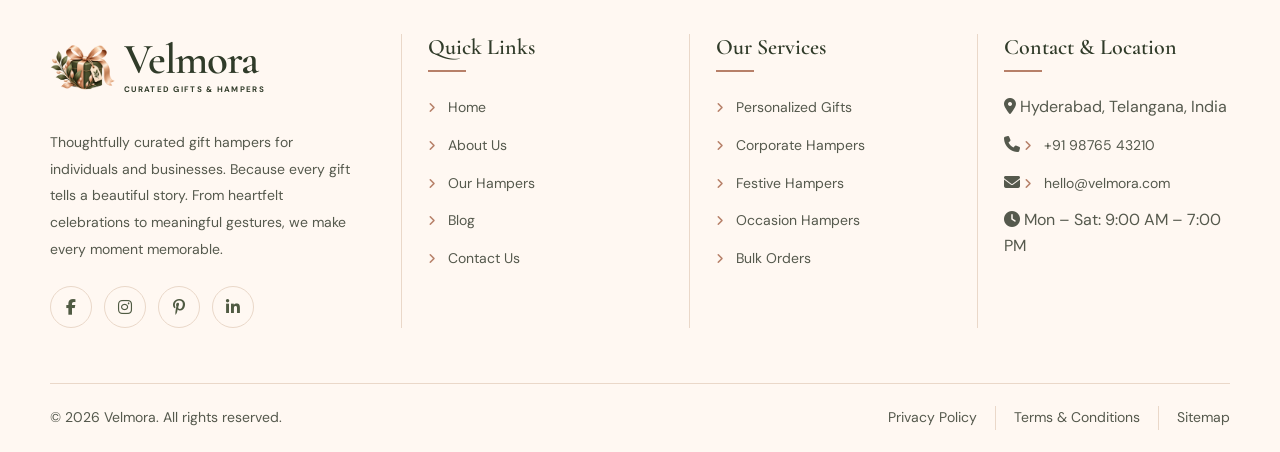
<file: about.html>
<!DOCTYPE html>
<html lang="en" dir="ltr" data-theme="light">

<head>

    <meta charset="UTF-8">
  <meta name="viewport" content="width=device-width, initial-scale=1.0">
  <title>Velmora | Curated Gifts & Hampers</title>

  <link rel="icon" href="images/logo.png">
  <link rel="preconnect" href="https://fonts.googleapis.com">
  <link rel="preconnect" href="https://fonts.gstatic.com" crossorigin>
  <link href="https://fonts.googleapis.com/css2?family=DM+Sans:wght@400;500;600;700&family=Playfair+Display:wght@400;500;600;700&display=swap" rel="stylesheet">
  <link rel="stylesheet" href="https://cdnjs.cloudflare.com/ajax/libs/font-awesome/6.5.2/css/all.min.css">
  <link rel="stylesheet" href="nav.css">
    <link rel="stylesheet" href="about.css">
</head>
<body>

<!-- HEADER -->
<header class="site-header">
  <div class="header-inner">

    <a href="index.html" class="brand">
      <img src="images/logo.png" alt="Velmora gift box" class="brand-logo">
      <span class="brand-info">
        <span class="brand-name">Velmora</span>
        <span class="brand-tagline">CURATED GIFTS & HAMPERS</span>
      </span>
    </a>

    <nav class="main-nav" id="mainNav" aria-label="Main navigation">
    
<!-- HOME DROPDOWN -->

<div class="nav-dropdown home-dropdown">

  <a href="index.html" class="nav-link">
    Home
    <i class="fa-solid fa-chevron-down"></i>
  </a>

  <div class="dropdown-menu">
    <a href="index.html">Home-1 The Signature Edit</a>
    <a href="home2.html">Home-2 The Luxe Collection</a>
  </div>

</div>

<a href="about.html" class="nav-link active" aria-current="page">
  About
</a>


      <div class="nav-dropdown">
        <a href="products.html" class="nav-link">
          Products 
        </a>
     
      </div>

   <div class="nav-dropdown">
        <a href="corporate.html" class="nav-link">
         Corporate Bulk Gifting 
        </a>
       
      </div>

     <div class="nav-dropdown">
        <a href="corporate.html" class="nav-link">
       Custom Gifting
        </a>
       
      </div>

      <a href="blog.html" class="nav-link">Blog</a>
      <a href="contact.html" class="nav-link">Contact</a>

      
<!-- SHOP NOW - MOBILE & TABLET ONLY -->
<a href="shop-now.html" class="mobile-shop-btn">
  Shop Now
  <i class="fa-solid fa-arrow-right"></i>
</a>

    </nav>

    <div class="header-actions">
      <button class="header-icon-btn" id="rtlToggle"
              aria-label="Switch text direction" title="Switch RTL/LTR">
        <i class="fa-solid fa-right-left"></i>
      </button>

      <button class="header-icon-btn" id="themeToggle"
              aria-label="Switch to dark mode" title="Toggle theme">
        <i class="fa-solid fa-moon"></i>
      </button>

      <a href="shop-now.html" class="header-cta">
        Shop Now <i class="fa-solid fa-arrow-right"></i>
      </a>

      <button class="hamburger" id="menuToggle"
              aria-label="Open menu" aria-expanded="false"
              aria-controls="mainNav">
        <i class="fa-solid fa-bars"></i>
      </button>
    </div>
  </div>
</header>




<!-- ==========================================
     VELMORA - ABOUT PAGE BANNER
========================================== -->

<section class="vm-about-banner" id="about-banner">

  <!-- Background Image -->
  <div class="vm-about-banner-bg" aria-hidden="true"></div>

  <!-- Theme Overlay -->
  <div class="vm-about-banner-overlay" aria-hidden="true"></div>

  <!-- Decorative Frame -->
  <div class="vm-about-banner-frame" aria-hidden="true"></div>

  <!-- Banner Content -->
  <div class="vm-about-banner-container">

    <!-- Tagline -->
    <div class="vm-about-banner-kicker">
      <span class="vm-about-kicker-line"></span>

      <span>THE STORY BEHIND VELMORA</span>

      <span class="vm-about-kicker-line"></span>
    </div>

    <!-- Heading -->
    <h1>
      Gifting, Made
      <em>Meaningful.</em>
    </h1>

    <!-- Description -->
    <p class="vm-about-banner-description">
      Rooted in thoughtfulness and inspired by elegance,
      we believe every gift should tell a beautiful story
      and leave a lasting impression.
    </p>



  </div>

</section>







<!-- ==========================================
     ABOUT SECTION 2 - OUR STORY
========================================== -->

<section class="vm-about-story" id="our-story">

  <div class="vm-about-story-container">

    <!-- LEFT IMAGE -->
    <div class="vm-about-story-visual">

      <div class="vm-about-story-outline"></div>

      <div class="vm-about-story-image">
        <img
          src="images/about-story.jpg"
          alt="Beautifully wrapped luxury gifts by Velmora"
          loading="lazy"
        >
      </div>

      <div class="vm-about-story-badge">
        <span>THE VELMORA</span>
        <strong>STORY</strong>
        <i class="fa-solid fa-gift"></i>
      </div>

      <div class="vm-about-story-image-caption">
        <span>THOUGHTFULLY CURATED</span>
        <strong>Made to Be Remembered.</strong>
      </div>

    </div>

    <!-- RIGHT CONTENT -->
    <div class="vm-about-story-content">

      <!-- TAGLINE -->
      <div class="vm-about-story-kicker">
        <span class="vm-about-story-line"></span>
        <span>OUR STORY</span>
        <span class="vm-about-story-line"></span>
      </div>

      <!-- HEADING -->
      <h2>
        The Art of
        <em>Thoughtful Gifting.</em>
      </h2>

      <!-- DESCRIPTION -->
      <p class="vm-about-story-lead">
        At Velmora, we believe the most beautiful gifts
        are not simply given — they are felt.
      </p>

      <p class="vm-about-story-description">
        Every meaningful moment deserves something extraordinary.
        Inspired by timeless elegance and the joy of giving,
        Velmora brings together carefully selected treasures,
        refined presentation, and thoughtful details to create
        gifting experiences that feel truly personal.
      </p>

      <p class="vm-about-story-description">
        From intimate celebrations to life's grandest milestones,
        our passion is transforming a simple gesture into a
        memory that lasts.
      </p>

      <!-- SIGNATURE DETAILS -->
      <div class="vm-about-story-features">

        <div class="vm-about-story-feature">
          <span class="vm-about-story-feature-icon">
            <i class="fa-regular fa-gem"></i>
          </span>
          <div>
            <h3>Timeless Elegance</h3>
            <p>Beautiful details in every gift.</p>
          </div>
        </div>

        <div class="vm-about-story-feature">
          <span class="vm-about-story-feature-icon">
            <i class="fa-regular fa-heart"></i>
          </span>
          <div>
            <h3>Personal Touch</h3>
            <p>Thoughtful gestures, lasting memories.</p>
          </div>
        </div>

      </div>

      <!-- BUTTON -->
      <a href="contact.html" class="vm-about-story-btn">
        Connect With Us
        <i class="fa-solid fa-arrow-right"></i>
      </a>

    </div>

  </div>

</section>






<!-- ==========================================
     ABOUT SECTION 3 - OUR PHILOSOPHY
========================================== -->

<section class="vm-about-philosophy" id="our-philosophy">

  <div class="vm-about-philosophy-container">

    <!-- SECTION HEADING -->
    <div class="vm-about-philosophy-header">

      <div class="vm-about-philosophy-heading">

        <div class="vm-about-philosophy-kicker">
          <span class="vm-about-philosophy-line"></span>
          <span>WHAT DEFINES US</span>
          <span class="vm-about-philosophy-line"></span>
        </div>

        <h2>
          A Philosophy of
          <em>Meaningful Moments.</em>
        </h2>

      </div>

      <p class="vm-about-philosophy-intro">
        Every Velmora experience is shaped by a belief
        that true luxury lies in the thought, care, and
        emotion behind every gesture.
      </p>

    </div>

    <!-- PHILOSOPHY CARDS -->
    <div class="vm-about-philosophy-grid">

      <!-- CARD 01 -->
      <article class="vm-about-philosophy-card">

        <div class="vm-about-philosophy-image">
          <img
            src="images/about-philosophy-1.jpg"
            alt="Carefully curated luxury gift selection"
            loading="lazy"
          >
          <span class="vm-about-philosophy-number">01</span>
        </div>

        <div class="vm-about-philosophy-card-content">

          <span class="vm-about-philosophy-icon">
            <i class="fa-regular fa-gem"></i>
          </span>

          <h3>Thoughtful Selection</h3>

          <p>
            Every piece is chosen with intention,
            bringing together beauty, quality, and
            personal significance.
          </p>

          <span class="vm-about-philosophy-card-line"></span>

        </div>

      </article>

      <!-- CARD 02 -->
      <article class="vm-about-philosophy-card">

        <div class="vm-about-philosophy-image">
          <img
            src="images/about-philosophy-2.jpg"
            alt="Elegant gift wrapping and presentation"
            loading="lazy"
          >
          <span class="vm-about-philosophy-number">02</span>
        </div>

        <div class="vm-about-philosophy-card-content">

          <span class="vm-about-philosophy-icon">
            <i class="fa-solid fa-gift"></i>
          </span>

          <h3>Refined Presentation</h3>

          <p>
            From delicate wrapping to finishing
            touches, we make every unboxing feel
            like a celebration.
          </p>

          <span class="vm-about-philosophy-card-line"></span>

        </div>

      </article>

      <!-- CARD 03 -->
      <article class="vm-about-philosophy-card">

        <div class="vm-about-philosophy-image">
          <img
            src="images/about-philosophy-3.jpg"
            alt="A meaningful gift shared with someone special"
            loading="lazy"
          >
          <span class="vm-about-philosophy-number">03</span>
        </div>

        <div class="vm-about-philosophy-card-content">

          <span class="vm-about-philosophy-icon">
            <i class="fa-regular fa-heart"></i>
          </span>

          <h3>Meaningful Connections</h3>

          <p>
            Beyond beautiful objects, we celebrate
            the relationships and memories that
            make gifting extraordinary.
          </p>

          <span class="vm-about-philosophy-card-line"></span>

        </div>

      </article>

    </div>

    <!-- BOTTOM SIGNATURE -->
    <div class="vm-about-philosophy-footer">
      <span>THOUGHTFULLY CHOSEN</span>
      <span class="vm-about-philosophy-footer-line"></span>
      <span>BEAUTIFULLY GIVEN</span>
    </div>

  </div>

</section>






<!-- ==========================================
     ABOUT SECTION 4 - THE VELMORA EXPERIENCE
========================================== -->

<section class="vm-experience" id="velmora-experience">

  <div class="vm-experience-container">

    <!-- LEFT CONTENT -->
    <div class="vm-experience-content">

      <div class="vm-experience-kicker">
        <span class="vm-experience-line"></span>
        <span>THE VELMORA EXPERIENCE</span>
        <span class="vm-experience-line"></span>
      </div>

      <h2>
        Every Detail,
        <em>Beautifully Considered.</em>
      </h2>

      <p class="vm-experience-intro">
        From the first thoughtful choice to the final
        unforgettable reveal, we make every part of
        gifting feel as special as the occasion itself.
      </p>

      <!-- EXPERIENCE STEPS -->
      <div class="vm-experience-steps">

        <div class="vm-experience-step">
          <span class="vm-experience-step-number">01</span>

          <div class="vm-experience-step-content">
            <h3>Discover Something Special</h3>
            <p>
              Explore an elegant selection of gifts
              chosen for life's meaningful moments.
            </p>
          </div>

          <i class="fa-solid fa-arrow-up-right-from-square"></i>
        </div>

        <div class="vm-experience-step">
          <span class="vm-experience-step-number">02</span>

          <div class="vm-experience-step-content">
            <h3>Make It Personal</h3>
            <p>
              Choose a gift that reflects the person,
              the occasion, and the sentiment behind it.
            </p>
          </div>

          <i class="fa-solid fa-arrow-up-right-from-square"></i>
        </div>

        <div class="vm-experience-step">
          <span class="vm-experience-step-number">03</span>

          <div class="vm-experience-step-content">
            <h3>Beautifully Presented</h3>
            <p>
              Elegant packaging and thoughtful details
              elevate the joy of giving.
            </p>
          </div>

          <i class="fa-solid fa-arrow-up-right-from-square"></i>
        </div>

        <div class="vm-experience-step">
          <span class="vm-experience-step-number">04</span>

          <div class="vm-experience-step-content">
            <h3>Remembered Forever</h3>
            <p>
              Turn a beautiful gesture into a cherished
              moment that stays close to the heart.
            </p>
          </div>

          <i class="fa-solid fa-arrow-up-right-from-square"></i>
        </div>

      </div>

      <a href="products.html" class="vm-experience-btn">
        Explore Our Collection
        <i class="fa-solid fa-arrow-right"></i>
      </a>

    </div>

    <!-- RIGHT IMAGE -->
    <div class="vm-experience-visual">

      <div class="vm-experience-image">
        <img
          src="images/about-experience.jpg"
          alt="Elegant Velmora luxury gifting experience"
          loading="lazy"
        >
      </div>

      <!-- FLOATING CARD -->
      <div class="vm-experience-floating-card">

        <span class="vm-experience-floating-icon">
          <i class="fa-regular fa-heart"></i>
        </span>

        <div>
          <span class="vm-experience-floating-label">
            THE BEAUTY OF GIVING
          </span>

          <strong>
            Made With Meaning.
          </strong>
        </div>

      </div>

      <div class="vm-experience-image-tag">
        <span>VELMORA</span>
        <span>THE ART OF GIVING</span>
      </div>

    </div>

  </div>

</section>








<!-- ==========================================
     ABOUT SECTION 5 - MISSION & VISION
========================================== -->

<section class="vm-purpose" id="mission-vision">

  <div class="vm-purpose-container">

    <!-- SECTION HEADING -->
    <div class="vm-purpose-heading">

      <div class="vm-purpose-kicker">
        <span class="vm-purpose-kicker-line"></span>
        <span>OUR PURPOSE & DIRECTION</span>
        <span class="vm-purpose-kicker-line"></span>
      </div>

      <h2>
        Guided by Purpose.
        <em>Inspired by Possibility.</em>
      </h2>

      <p>
        Behind every meaningful gift is a deeper intention.
        Discover the beliefs that shape who we are and
        the future we hope to create.
      </p>

    </div>

    <!-- MISSION & VISION -->
    <div class="vm-purpose-grid">

      <!-- OUR MISSION -->
      <article class="vm-purpose-panel vm-purpose-mission">

        <span class="vm-purpose-bg-number" aria-hidden="true">01</span>

        <div class="vm-purpose-panel-top">

          <div class="vm-purpose-icon">
            <i class="fa-solid fa-bullseye"></i>
          </div>

          <span class="vm-purpose-label">
            WHAT DRIVES US
          </span>

        </div>

        <div class="vm-purpose-panel-content">

          <span class="vm-purpose-eyebrow">
            THE HEART OF VELMORA
          </span>

          <h3>
            Our <em>Mission.</em>
          </h3>

          <p class="vm-purpose-lead">
            To make every act of giving more thoughtful,
            personal, and extraordinary.
          </p>

          <p class="vm-purpose-description">
            Our mission is to transform everyday gifting
            into meaningful experiences through carefully
            curated selections, elegant presentation,
            and a genuine appreciation for life's
            most important connections.
          </p>

        </div>

        <div class="vm-purpose-panel-bottom">
          <span>GIVING WITH INTENTION</span>
          <i class="fa-solid fa-arrow-right-long"></i>
        </div>

      </article>

      <!-- OUR VISION -->
      <article class="vm-purpose-panel vm-purpose-vision">

        <span class="vm-purpose-bg-number" aria-hidden="true">02</span>

        <div class="vm-purpose-panel-top">

          <div class="vm-purpose-icon">
            <i class="fa-regular fa-eye"></i>
          </div>

          <span class="vm-purpose-label">
            WHERE WE'RE HEADED
          </span>

        </div>

        <div class="vm-purpose-panel-content">

          <span class="vm-purpose-eyebrow">
            THE FUTURE WE ENVISION
          </span>

          <h3>
            Our <em>Vision.</em>
          </h3>

          <p class="vm-purpose-lead">
            To inspire a world where every gift
            becomes a lasting expression of love.
          </p>

          <p class="vm-purpose-description">
         We envision Velmora as a destination
for timeless gifting, where creativity,
craftsmanship, and heartfelt connections
come together to celebrate moments
that deserve to be remembered.
Every gift tells a beautiful story of love, care, and thoughtful expression.
          </p>

        </div>

        <div class="vm-purpose-panel-bottom">
          <span>CREATING LASTING MEMORIES</span>
          <i class="fa-solid fa-arrow-right-long"></i>
        </div>

      </article>

    </div>

    <!-- BOTTOM STATEMENT -->
    <div class="vm-purpose-statement">

      <span class="vm-purpose-statement-line"></span>

      <p>
        Because the most beautiful gifts
        <em>carry meaning beyond the moment.</em>
      </p>

      <span class="vm-purpose-statement-line"></span>

    </div>

  </div>

</section>




<!-- ==========================================
     ABOUT SECTION 6 - WHY CHOOSE VELMORA
========================================== -->

<section class="vm-why" id="why-velmora">
  <div class="vm-why-container">

    <div class="vm-why-heading">
      <div class="vm-why-kicker">
        <span></span>
        <p>THE VELMORA DIFFERENCE</p>
        <span></span>
      </div>

      <h2>
        Why Choose <em>Velmora?</em>
      </h2>

      <p class="vm-why-intro">
        We believe extraordinary gifting begins with
        thoughtful details. Discover what makes every
        Velmora experience beautifully different.
      </p>
    </div>

    <div class="vm-why-layout">

      <!-- LEFT BENEFITS -->
      <div class="vm-why-column vm-why-left">

        <article class="vm-why-item">
          <div class="vm-why-icon">
            <i class="fa-regular fa-gem"></i>
          </div>
          <div class="vm-why-item-content">
            <span class="vm-why-number">01 / EXCELLENCE</span>
            <h3>Curated with Care</h3>
            <p>
              Every gift is thoughtfully selected to
              reflect quality, elegance, and meaning.
            </p>
          </div>
        </article>

        <article class="vm-why-item">
          <div class="vm-why-icon">
            <i class="fa-solid fa-gift"></i>
          </div>
          <div class="vm-why-item-content">
            <span class="vm-why-number">02 / PRESENTATION</span>
            <h3>Beautifully Presented</h3>
            <p>
              Refined packaging and finishing touches
              make each gift feel truly special.
            </p>
          </div>
        </article>

      </div>

      <!-- CENTER IMAGE -->
      <div class="vm-why-visual">
        <div class="vm-why-image">
          <img
            src="images/about-why-choose.jpg"
            alt="Elegant Velmora luxury gift collection"
            loading="lazy"
          >
        </div>

        <div class="vm-why-image-label">
          <i class="fa-solid fa-heart"></i>
          <span>GIFTED WITH LOVE</span>
        </div>
      </div>

      <!-- RIGHT BENEFITS -->
      <div class="vm-why-column vm-why-right">

        <article class="vm-why-item">
          <div class="vm-why-icon">
            <i class="fa-regular fa-heart"></i>
          </div>
          <div class="vm-why-item-content">
            <span class="vm-why-number">03 / CONNECTION</span>
            <h3>Meaningful by Nature</h3>
            <p>
              Our gifting philosophy celebrates
              heartfelt gestures and lasting connections.
            </p>
          </div>
        </article>

        <article class="vm-why-item">
          <div class="vm-why-icon">
            <i class="fa-regular fa-star"></i>
          </div>
          <div class="vm-why-item-content">
            <span class="vm-why-number">04 / EXPERIENCE</span>
            <h3>Memorable Moments</h3>
            <p>
              From selection to the final reveal,
              we celebrate the joy of thoughtful giving.
            </p>
          </div>
        </article>

      </div>

    </div>

    <div class="vm-why-bottom">
      <span class="vm-why-bottom-line"></span>
      <p>
        More than a gift.
        <em>A beautiful expression of care.</em>
      </p>
      <span class="vm-why-bottom-line"></span>
    </div>

  </div>
</section>






<!-- ==========================================
     ABOUT SECTION 7 - FINAL CTA
========================================== -->

<section class="vm-about-cta" id="about-cta">

  <div class="vm-about-cta-bg" aria-hidden="true"></div>
  <div class="vm-about-cta-overlay" aria-hidden="true"></div>

  <div class="vm-about-cta-container">

   

    <h2>
      Make Every Moment
      <em>Worth Remembering.</em>
    </h2>

    <p>
      Discover thoughtfully curated gifts that turn
      beautiful gestures into unforgettable memories.
    </p>

    <div class="vm-about-cta-actions">

      <a href="products.html" class="vm-about-cta-btn vm-about-cta-primary">
        Explore Our Collection
        <i class="fa-solid fa-arrow-right"></i>
      </a>

      <a href="contact.html" class="vm-about-cta-btn vm-about-cta-outline">
        Get in Touch
        <i class="fa-solid fa-arrow-right"></i>
      </a>

    </div>

    <div class="vm-about-cta-signature">
      <span>THOUGHTFULLY CHOSEN</span>
      <i class="fa-solid fa-diamond"></i>
      <span>BEAUTIFULLY GIVEN</span>
    </div>

  </div>

</section>







<footer class="site-footer">
  <div class="footer-inner">

    <div class="footer-about">
      <a href="index.html" class="brand footer-brand">
        <img src="images/logo.png" alt="Velmora gift box" class="brand-logo">
        <span class="brand-info">
          <span class="brand-name">Velmora</span>
          <span class="brand-tagline">CURATED GIFTS & HAMPERS</span>
        </span>
      </a>
     <p>
  Thoughtfully curated gift hampers for individuals
  and businesses. Because every gift tells a
  beautiful story. From heartfelt celebrations to
  meaningful gestures, we make every moment memorable.
</p>
       <!-- SOCIAL MEDIA ICONS -->
  <div class="footer-social">
    <a href="https://www.facebook.com/" target="_blank"
       rel="noopener noreferrer" aria-label="Facebook">
      <i class="fa-brands fa-facebook-f"></i>
    </a>

    <a href="https://www.instagram.com/" target="_blank"
       rel="noopener noreferrer" aria-label="Instagram">
      <i class="fa-brands fa-instagram"></i>
    </a>

    <a href="https://www.pinterest.com/" target="_blank"
       rel="noopener noreferrer" aria-label="Pinterest">
      <i class="fa-brands fa-pinterest-p"></i>
    </a>

    <a href="https://www.linkedin.com/" target="_blank"
       rel="noopener noreferrer" aria-label="LinkedIn">
      <i class="fa-brands fa-linkedin-in"></i>
    </a>
  </div>
    </div>

    <div class="footer-column">
      <h3>Quick Links</h3>
      <ul>
        <li><a href="index.html">Home</a></li>
        <li><a href="about.html">About Us</a></li>
        <li><a href="products.html">Our Hampers</a></li>

        <li><a href="blog.html">Blog</a></li>
        <li><a href="contact.html">Contact Us</a></li>
      </ul>
    </div>

    <div class="footer-column">
      <h3>Our Services</h3>
      <ul>
        <li><a href="customization.html">Personalized Gifts</a></li>
        <li><a href="corporate.html">Corporate Hampers</a></li>
        <li><a href="products.html#festive">Festive Hampers</a></li>
        <li><a href="products.html#occasions">Occasion Hampers</a></li>
        <li><a href="corporate.html#bulk">Bulk Orders</a></li>
   
      </ul>
    </div>

    <div class="footer-column">
  <h3>Contact & Location</h3>

  <ul>
    <li>
      <i class="fa-solid fa-location-dot"></i>
      <span>Hyderabad, Telangana, India</span>
    </li>

    <li>
      <i class="fa-solid fa-phone"></i>
      <a href="tel:+91XXXXXXXXXX">
        +91 98765 43210
      </a>
    </li>

    <li>
      <i class="fa-solid fa-envelope"></i>
      <a href="mailto:hello@velmora.com">
        hello@velmora.com
      </a>
    </li>

    <li>
      <i class="fa-solid fa-clock"></i>
      <span>Mon – Sat: 9:00 AM – 7:00 PM</span>
    </li>
  </ul>
    </div>

  </div>

  <div class="footer-bottom">
    <p>© 2026 Velmora. All rights reserved.</p>
    <div class="footer-legal">
      <a href="privacy.html">Privacy Policy</a>
      <a href="terms.html">Terms & Conditions</a>
      <a href="sitemap.html">Sitemap</a>
    </div>
  </div>
</footer>
<script src="nav.js"></script>
<script src="about.js"></script>
</body>
</html>
</file>
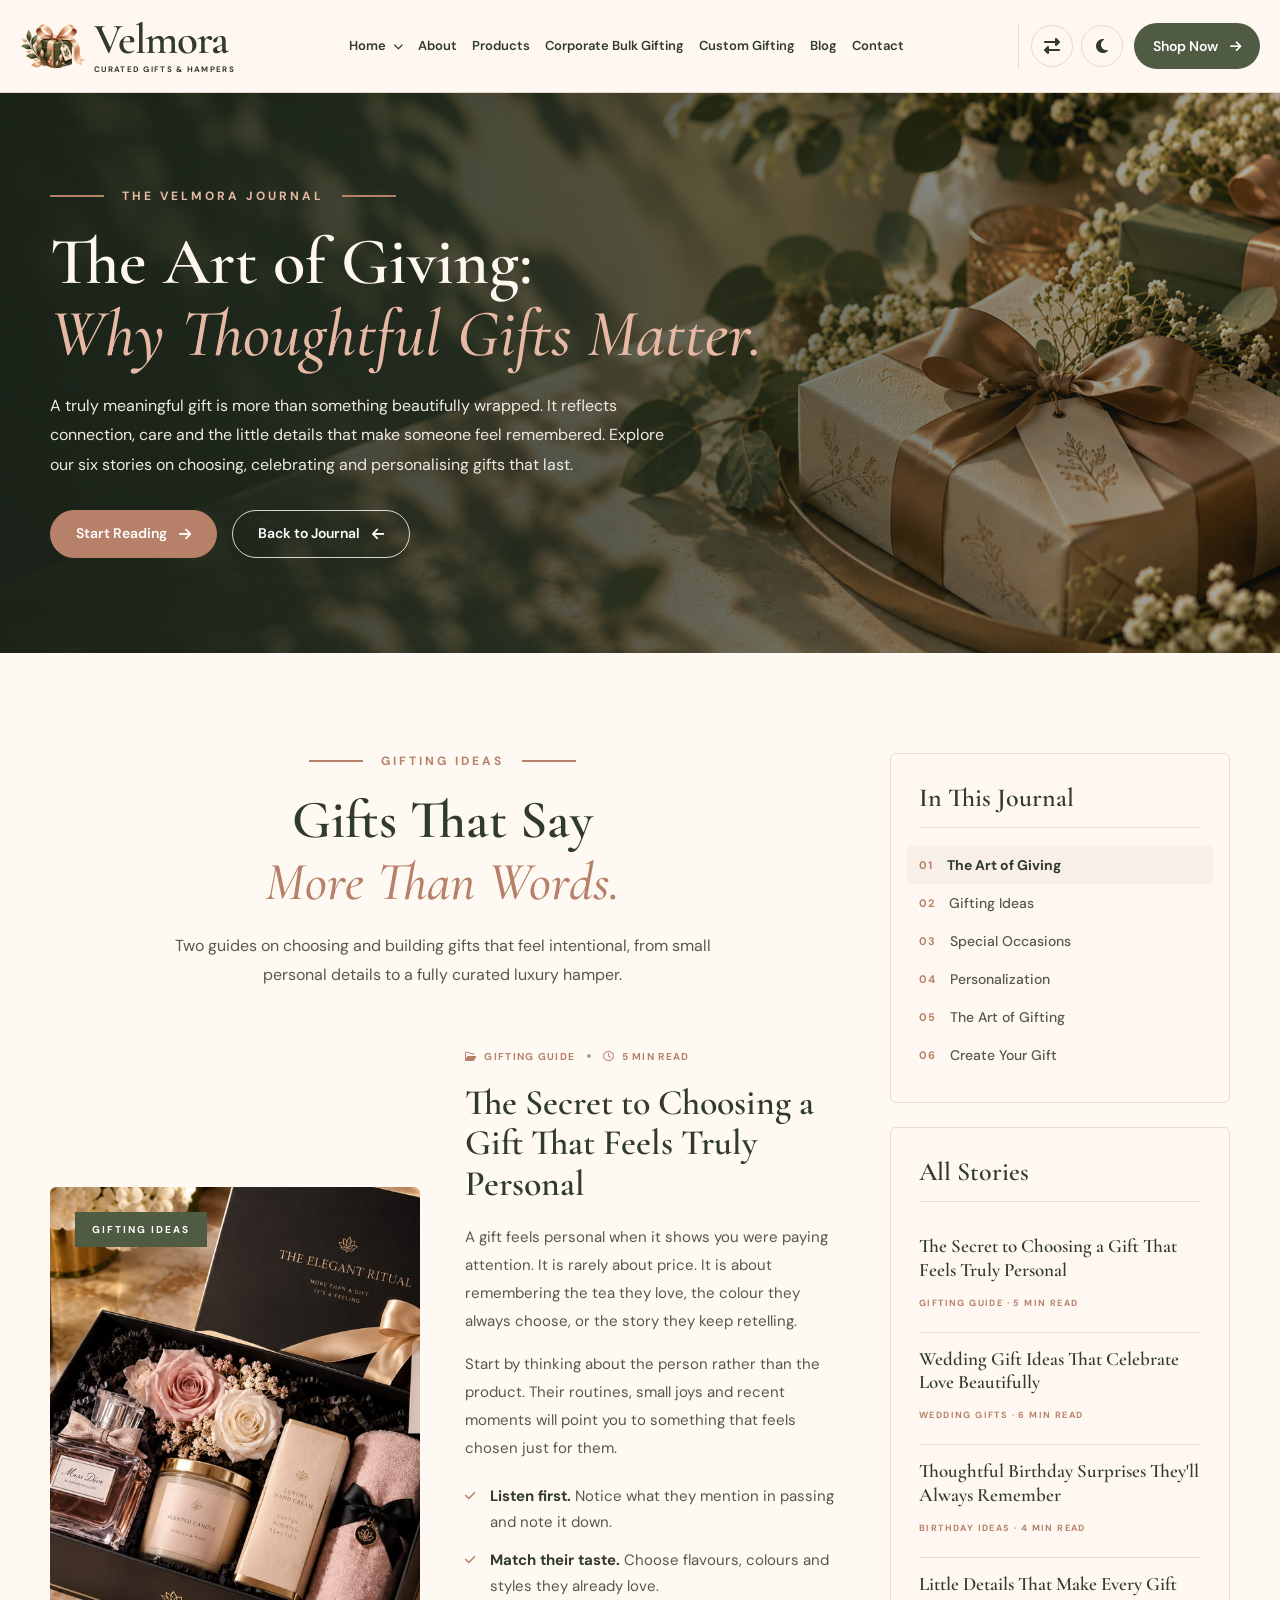
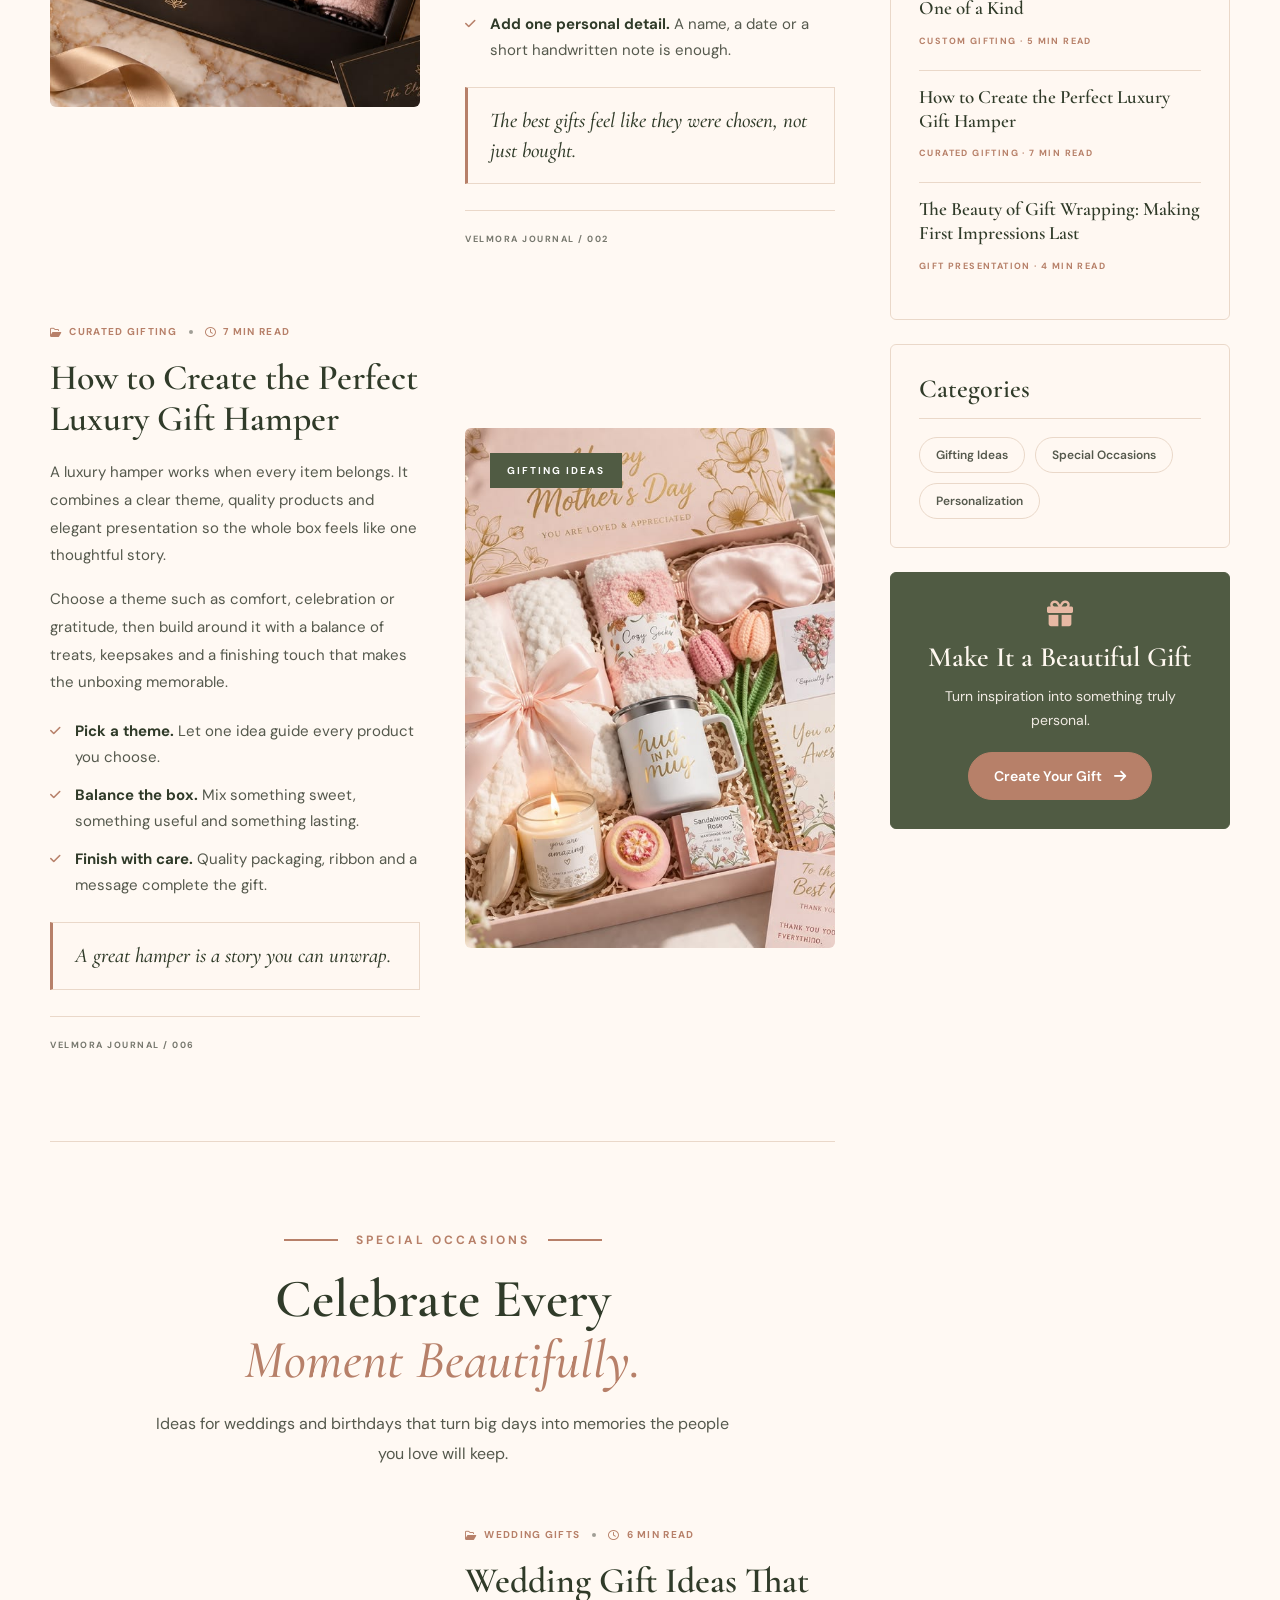
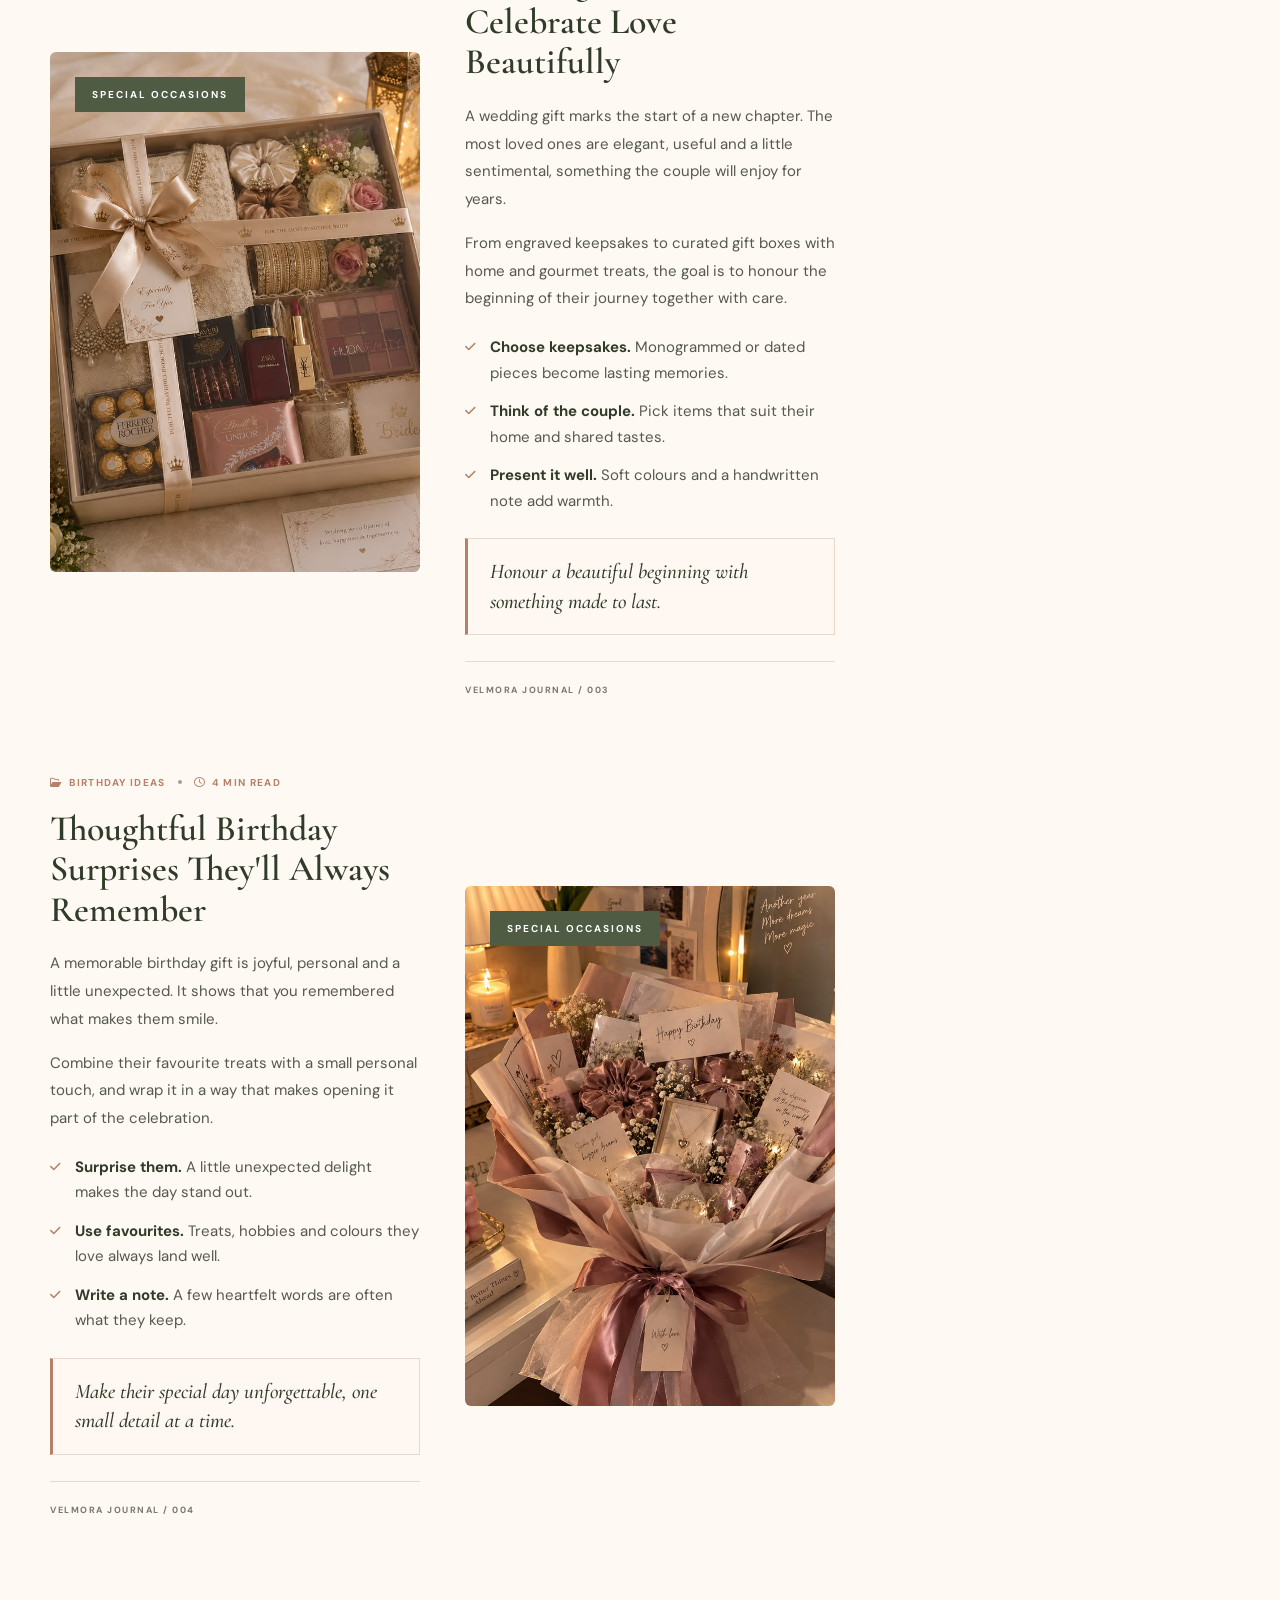
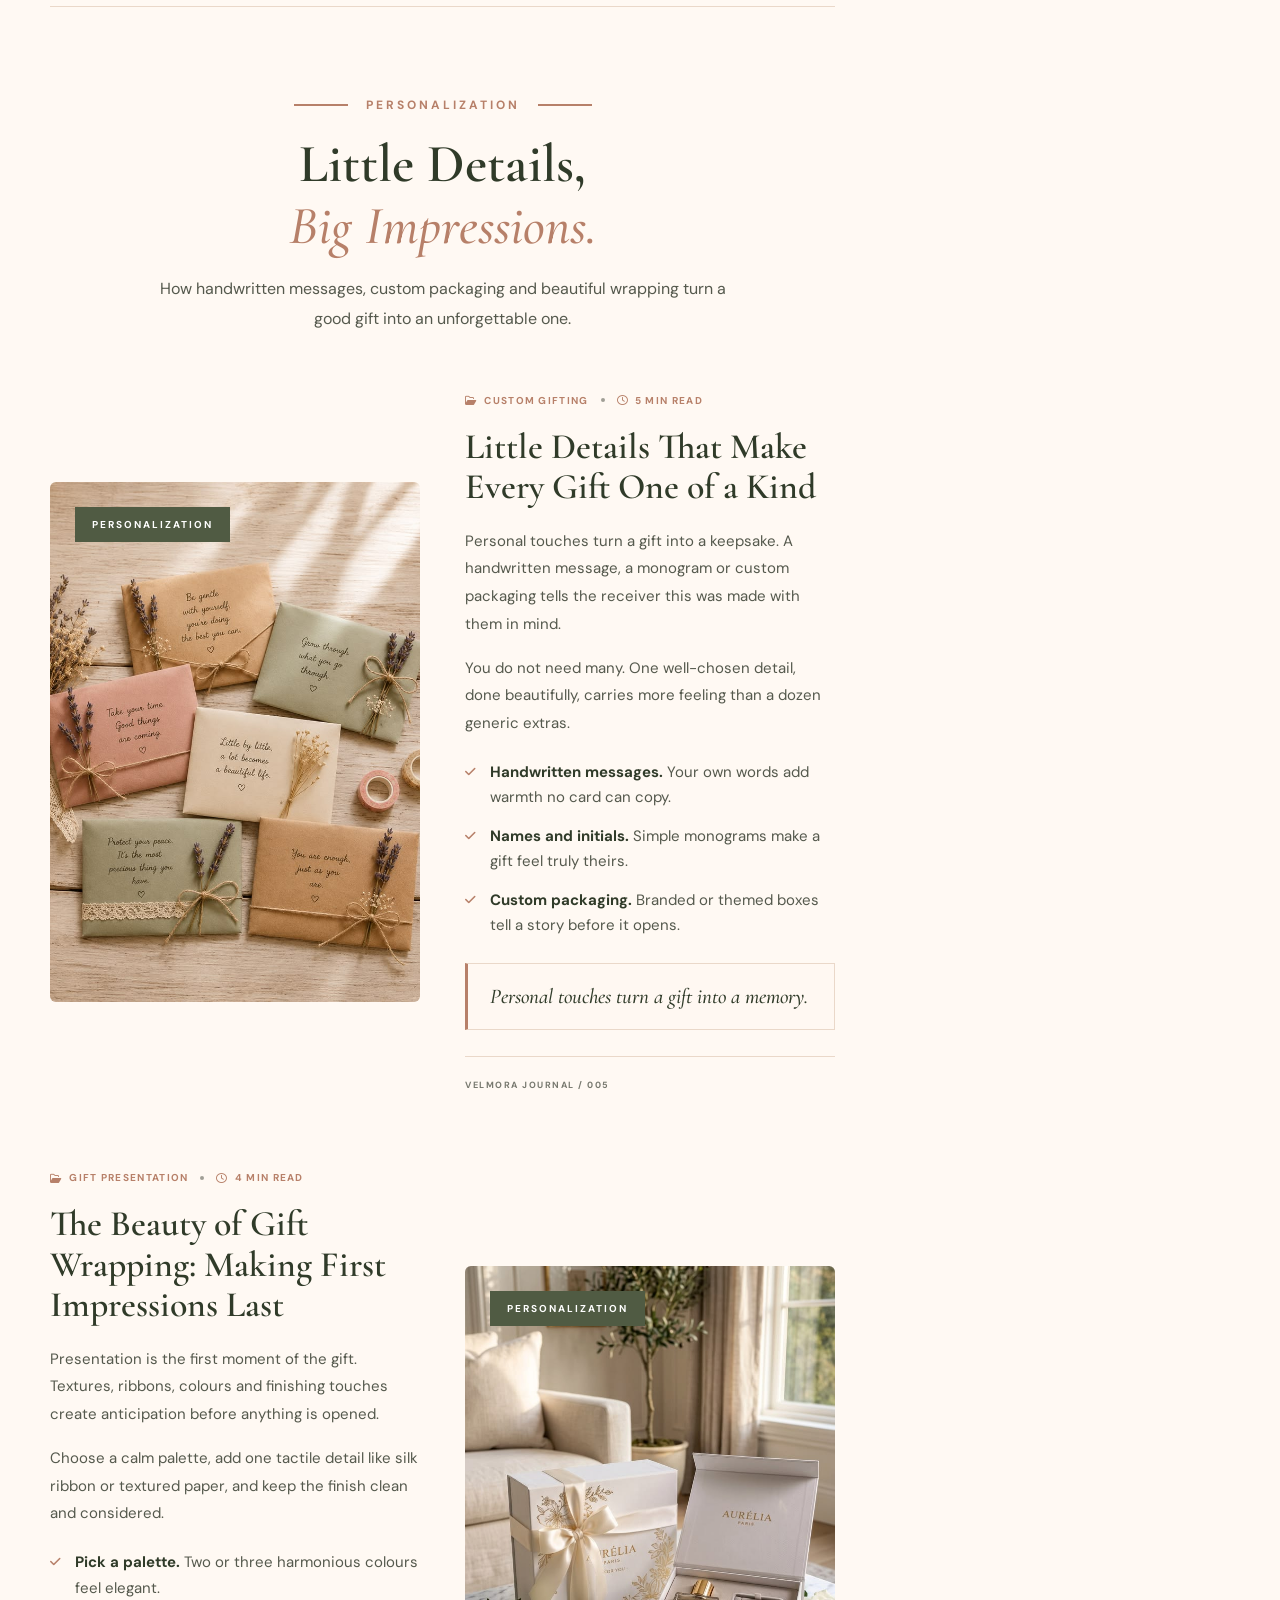
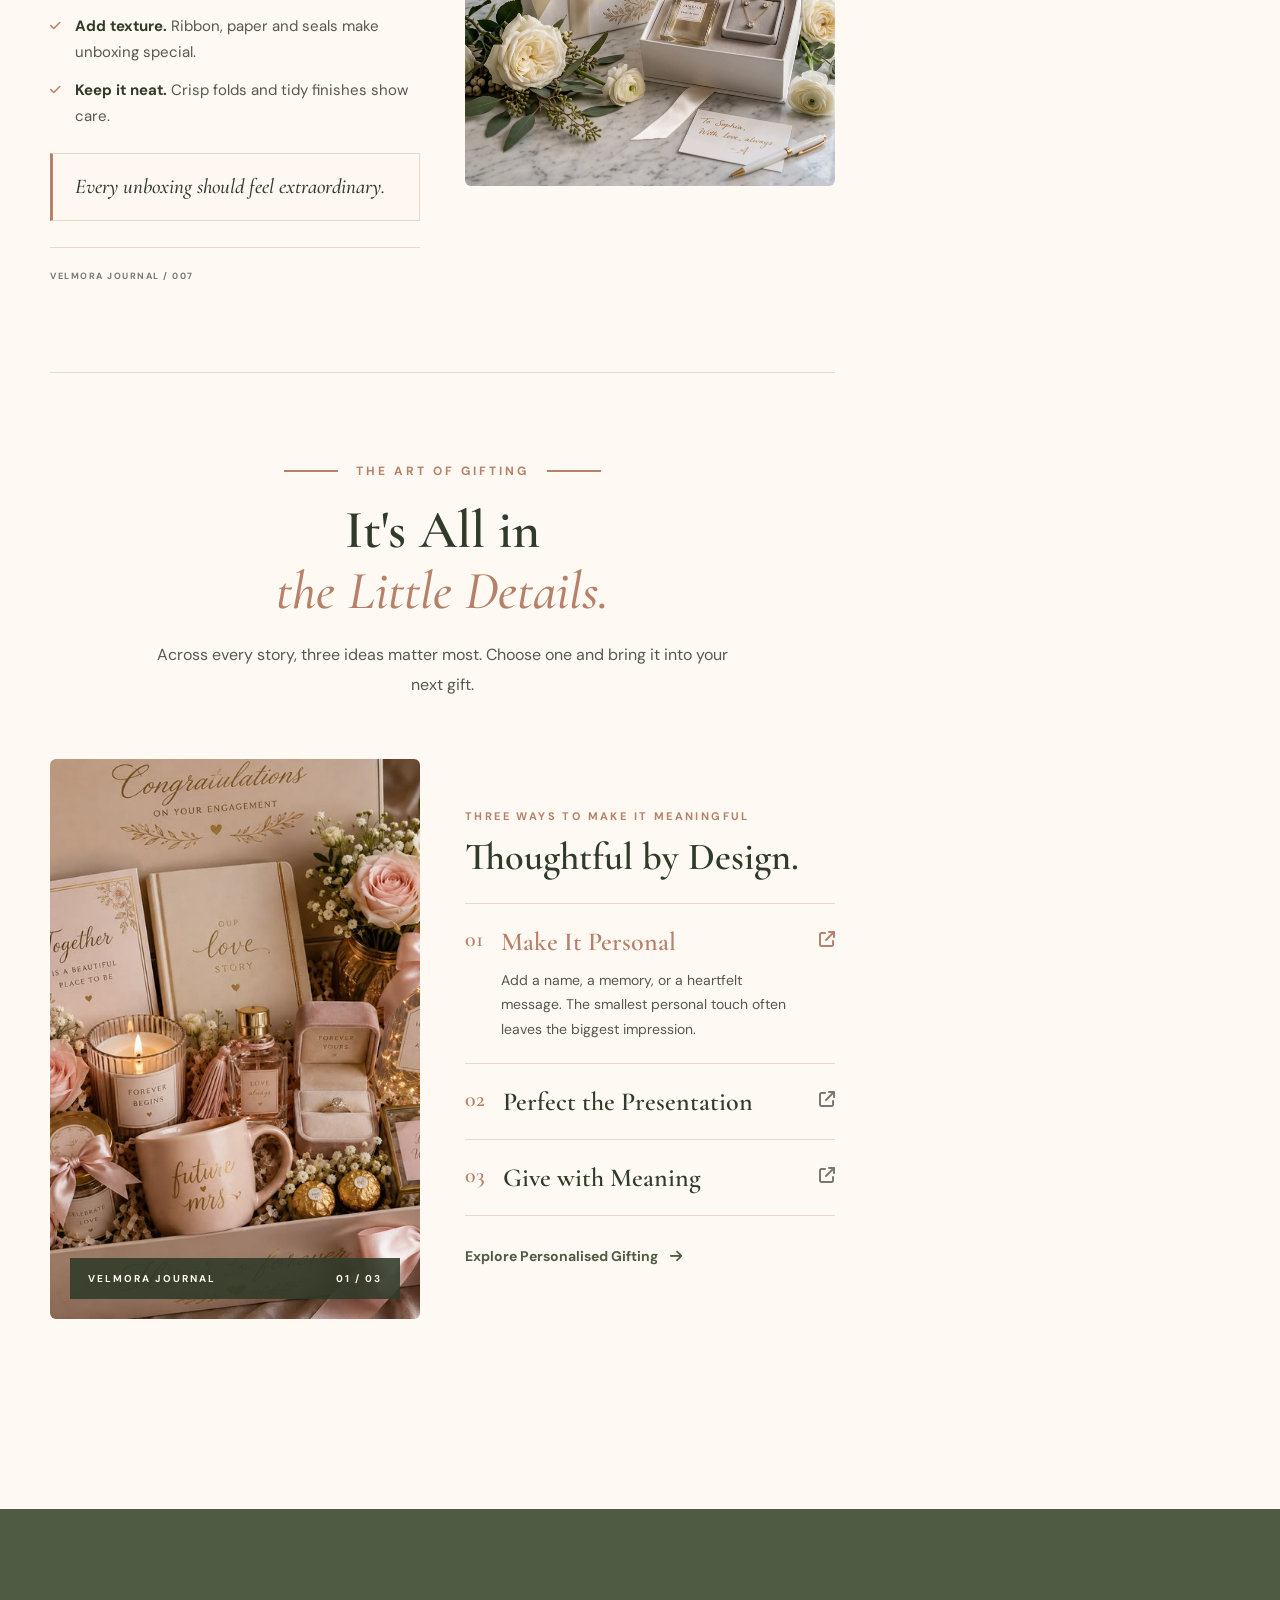
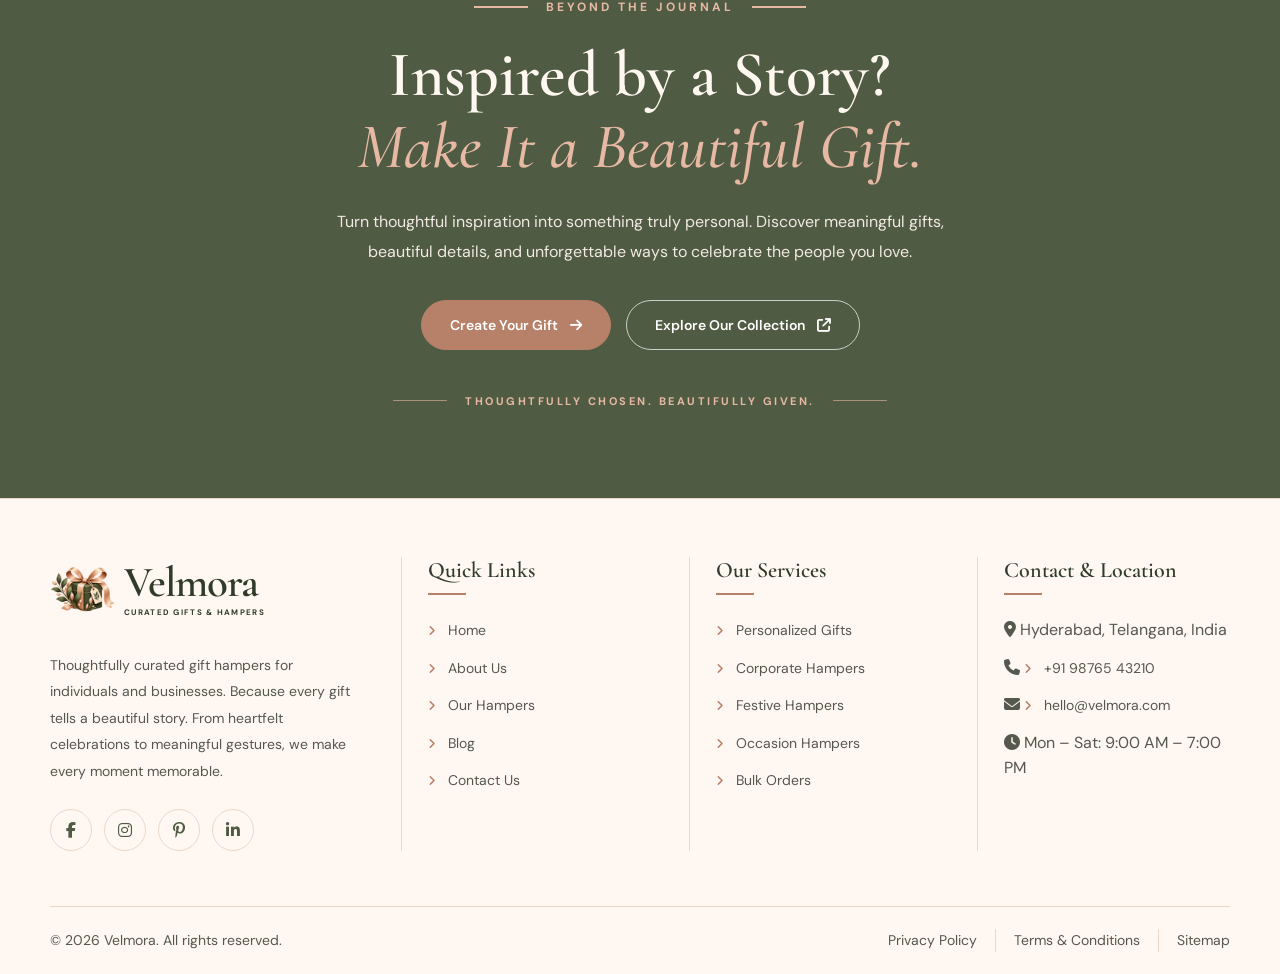
<file: blog-details.html>
<!DOCTYPE html>
<html lang="en" dir="ltr" data-theme="light">

<head>

    <meta charset="UTF-8">
  <meta name="viewport" content="width=device-width, initial-scale=1.0">
  <title>Velmora | Curated Gifts & Hampers</title>

  <link rel="icon" href="images/logo.png">
  <link rel="preconnect" href="https://fonts.googleapis.com">
  <link rel="preconnect" href="https://fonts.gstatic.com" crossorigin>
  <link href="https://fonts.googleapis.com/css2?family=DM+Sans:wght@400;500;600;700&family=Playfair+Display:wght@400;500;600;700&display=swap" rel="stylesheet">
  <link rel="stylesheet" href="https://cdnjs.cloudflare.com/ajax/libs/font-awesome/6.5.2/css/all.min.css">
  <link rel="stylesheet" href="nav.css">
    <link rel="stylesheet" href="blog-details.css">
</head>
<body>

<!-- HEADER -->
<header class="site-header">
  <div class="header-inner">

    <a href="index.html" class="brand">
      <img src="images/logo.png" alt="Velmora gift box" class="brand-logo">
      <span class="brand-info">
        <span class="brand-name">Velmora</span>
        <span class="brand-tagline">CURATED GIFTS & HAMPERS</span>
      </span>
    </a>

    <nav class="main-nav" id="mainNav" aria-label="Main navigation">
    
<!-- HOME DROPDOWN -->

<div class="nav-dropdown home-dropdown">

  <a href="index.html" class="nav-link">
    Home
    <i class="fa-solid fa-chevron-down"></i>
  </a>

  <div class="dropdown-menu">
    <a href="index.html">Home-1 The Signature Edit</a>
    <a href="home2.html">Home-2 The Luxe Collection</a>
  </div>

</div>

<a href="about.html" class="nav-link">
  About
</a>


      <div class="nav-dropdown">
        <a href="products.html" class="nav-link active" aria-current="page">
          Products 
        </a>
     
      </div>

      <div class="nav-dropdown">
        <a href="corporate.html" class="nav-link">
         Corporate Bulk Gifting 
        </a>
       
      </div>

     <div class="nav-dropdown">
        <a href="corporate.html" class="nav-link">
       Custom Gifting
        </a>
       
      </div>

      <a href="blog.html" class="nav-link">Blog</a>
      <a href="contact.html" class="nav-link">Contact</a>

      
<!-- SHOP NOW - MOBILE & TABLET ONLY -->
<a href="shop-now.html" class="mobile-shop-btn">
  Shop Now
  <i class="fa-solid fa-arrow-right"></i>
</a>

    </nav>

    <div class="header-actions">
      <button class="header-icon-btn" id="rtlToggle"
              aria-label="Switch text direction" title="Switch RTL/LTR">
        <i class="fa-solid fa-right-left"></i>
      </button>

      <button class="header-icon-btn" id="themeToggle"
              aria-label="Switch to dark mode" title="Toggle theme">
        <i class="fa-solid fa-moon"></i>
      </button>

      <a href="shop-now.html" class="header-cta">
        Shop Now <i class="fa-solid fa-arrow-right"></i>
      </a>

      <button class="hamburger" id="menuToggle"
              aria-label="Open menu" aria-expanded="false"
              aria-controls="mainNav">
        <i class="fa-solid fa-bars"></i>
      </button>
    </div>
  </div>
</header>





<!-- ==========================================
     SECTION 1 - HERO (FEATURED STORY)
========================================== -->
<section class="bd-hero" id="blog-details-top">
  <div class="bd-hero-container">
    <div class="bd-hero-content">

      <div class="bd-hero-tagline"><span></span>THE VELMORA JOURNAL<span></span></div>

    

      <h1>The Art of Giving: <em>Why Thoughtful Gifts Matter.</em></h1>

      <p>
        A truly meaningful gift is more than something beautifully wrapped.
        It reflects connection, care and the little details that make someone
        feel remembered. Explore our six stories on choosing, celebrating and
        personalising gifts that last.
      </p>

      <div class="bd-hero-actions">
        <a href="#blog-gifting" class="bd-btn primary">
          Start Reading <i class="fa-solid fa-arrow-right"></i>
        </a>
        <a href="blog.html" class="bd-btn secondary">
          Back to Journal <i class="fa-solid fa-arrow-left"></i>
        </a>
      </div>

    </div>
  </div>
</section>


<!-- ==========================================
     MAIN CONTENT + SIDEBAR
========================================== -->
<div class="bd-layout">

  <!-- ============ MAIN COLUMN (SECTIONS 2 - 5) ============ -->
  <main class="bd-main">

    <!-- ==========================================
         SECTION 2 - GIFTING IDEAS (BLOG 1 + BLOG 5)
    ========================================== -->
    <section class="bd-section" id="blog-gifting">

      <div class="bd-head">
        <div class="bd-tagline"><span></span>GIFTING IDEAS<span></span></div>
        <h2>Gifts That Say <em>More Than Words.</em></h2>
        <p>Two guides on choosing and building gifts that feel intentional, from small personal details to a fully curated luxury hamper.</p>
      </div>

      <!-- BLOG 1 -->
      <article class="bd-article" id="blog-1">
        <div class="bd-image">
          <img src="images/blog-1.jpg" alt="Thoughtfully wrapped luxury gift" loading="lazy">
          <span class="bd-badge">GIFTING IDEAS</span>
        </div>
        <div class="bd-body">
          <div class="bd-meta">
            <span><i class="fa-regular fa-folder-open"></i> GIFTING GUIDE</span>
            <i class="bd-dot"></i>
            <span><i class="fa-regular fa-clock"></i> 5 MIN READ</span>
          </div>
          <h3>The Secret to Choosing a Gift That Feels Truly Personal</h3>
          <p>A gift feels personal when it shows you were paying attention. It is rarely about price. It is about remembering the tea they love, the colour they always choose, or the story they keep retelling.</p>
          <p>Start by thinking about the person rather than the product. Their routines, small joys and recent moments will point you to something that feels chosen just for them.</p>
          <ul class="bd-points">
            <li><i class="fa-solid fa-check"></i><span><strong>Listen first.</strong> Notice what they mention in passing and note it down.</span></li>
            <li><i class="fa-solid fa-check"></i><span><strong>Match their taste.</strong> Choose flavours, colours and styles they already love.</span></li>
            <li><i class="fa-solid fa-check"></i><span><strong>Add one personal detail.</strong> A name, a date or a short handwritten note is enough.</span></li>
          </ul>
          <blockquote class="bd-quote">The best gifts feel like they were chosen, not just bought.</blockquote>
          <div class="bd-foot">
         

            <span class="bd-edition">VELMORA JOURNAL / 002</span>
          </div>
        </div>
      </article>

      <!-- BLOG 5 -->
      <article class="bd-article reverse" id="blog-5">
        <div class="bd-image">
          <img src="images/blog-5.jpg" alt="Luxury curated gift hamper" loading="lazy">
          <span class="bd-badge">GIFTING IDEAS</span>
        </div>
        <div class="bd-body">
          <div class="bd-meta">
            <span><i class="fa-regular fa-folder-open"></i> CURATED GIFTING</span>
            <i class="bd-dot"></i>
            <span><i class="fa-regular fa-clock"></i> 7 MIN READ</span>
          </div>
          <h3>How to Create the Perfect Luxury Gift Hamper</h3>
          <p>A luxury hamper works when every item belongs. It combines a clear theme, quality products and elegant presentation so the whole box feels like one thoughtful story.</p>
          <p>Choose a theme such as comfort, celebration or gratitude, then build around it with a balance of treats, keepsakes and a finishing touch that makes the unboxing memorable.</p>
          <ul class="bd-points">
            <li><i class="fa-solid fa-check"></i><span><strong>Pick a theme.</strong> Let one idea guide every product you choose.</span></li>
            <li><i class="fa-solid fa-check"></i><span><strong>Balance the box.</strong> Mix something sweet, something useful and something lasting.</span></li>
            <li><i class="fa-solid fa-check"></i><span><strong>Finish with care.</strong> Quality packaging, ribbon and a message complete the gift.</span></li>
          </ul>
          <blockquote class="bd-quote">A great hamper is a story you can unwrap.</blockquote>
          <div class="bd-foot">
        
            <span class="bd-edition">VELMORA JOURNAL / 006</span>
          </div>
        </div>
      </article>

    </section>


    <!-- ==========================================
         SECTION 3 - SPECIAL OCCASIONS (BLOG 2 + BLOG 3)
    ========================================== -->
    <section class="bd-section" id="blog-occasions">

      <div class="bd-head">
        <div class="bd-tagline"><span></span>SPECIAL OCCASIONS<span></span></div>
        <h2>Celebrate Every <em>Moment Beautifully.</em></h2>
        <p>Ideas for weddings and birthdays that turn big days into memories the people you love will keep.</p>
      </div>

      <!-- BLOG 2 -->
      <article class="bd-article" id="blog-2">
        <div class="bd-image">
          <img src="images/blog-2.jpg" alt="Elegant wedding gifting arrangement" loading="lazy">
          <span class="bd-badge">SPECIAL OCCASIONS</span>
        </div>
        <div class="bd-body">
          <div class="bd-meta">
            <span><i class="fa-regular fa-folder-open"></i> WEDDING GIFTS</span>
            <i class="bd-dot"></i>
            <span><i class="fa-regular fa-clock"></i> 6 MIN READ</span>
          </div>
          <h3>Wedding Gift Ideas That Celebrate Love Beautifully</h3>
          <p>A wedding gift marks the start of a new chapter. The most loved ones are elegant, useful and a little sentimental, something the couple will enjoy for years.</p>
          <p>From engraved keepsakes to curated gift boxes with home and gourmet treats, the goal is to honour the beginning of their journey together with care.</p>
          <ul class="bd-points">
            <li><i class="fa-solid fa-check"></i><span><strong>Choose keepsakes.</strong> Monogrammed or dated pieces become lasting memories.</span></li>
            <li><i class="fa-solid fa-check"></i><span><strong>Think of the couple.</strong> Pick items that suit their home and shared tastes.</span></li>
            <li><i class="fa-solid fa-check"></i><span><strong>Present it well.</strong> Soft colours and a handwritten note add warmth.</span></li>
          </ul>
          <blockquote class="bd-quote">Honour a beautiful beginning with something made to last.</blockquote>
          <div class="bd-foot">
           
            <span class="bd-edition">VELMORA JOURNAL / 003</span>
          </div>
        </div>
      </article>

      <!-- BLOG 3 -->
      <article class="bd-article reverse" id="blog-3">
        <div class="bd-image">
          <img src="images/blog-3.jpg" alt="Beautiful birthday gift arrangement" loading="lazy">
          <span class="bd-badge">SPECIAL OCCASIONS</span>
        </div>
        <div class="bd-body">
          <div class="bd-meta">
            <span><i class="fa-regular fa-folder-open"></i> BIRTHDAY IDEAS</span>
            <i class="bd-dot"></i>
            <span><i class="fa-regular fa-clock"></i> 4 MIN READ</span>
          </div>
          <h3>Thoughtful Birthday Surprises They'll Always Remember</h3>
          <p>A memorable birthday gift is joyful, personal and a little unexpected. It shows that you remembered what makes them smile.</p>
          <p>Combine their favourite treats with a small personal touch, and wrap it in a way that makes opening it part of the celebration.</p>
          <ul class="bd-points">
            <li><i class="fa-solid fa-check"></i><span><strong>Surprise them.</strong> A little unexpected delight makes the day stand out.</span></li>
            <li><i class="fa-solid fa-check"></i><span><strong>Use favourites.</strong> Treats, hobbies and colours they love always land well.</span></li>
            <li><i class="fa-solid fa-check"></i><span><strong>Write a note.</strong> A few heartfelt words are often what they keep.</span></li>
          </ul>
          <blockquote class="bd-quote">Make their special day unforgettable, one small detail at a time.</blockquote>
          <div class="bd-foot">
           
            <span class="bd-edition">VELMORA JOURNAL / 004</span>

          </div>
        </div>
      </article>

    </section>


    <!-- ==========================================
         SECTION 4 - PERSONALIZATION (BLOG 4 + BLOG 6)
    ========================================== -->
    <section class="bd-section" id="blog-personalization">

      <div class="bd-head">
        <div class="bd-tagline"><span></span>PERSONALIZATION<span></span></div>
        <h2>Little Details, <em>Big Impressions.</em></h2>
        <p>How handwritten messages, custom packaging and beautiful wrapping turn a good gift into an unforgettable one.</p>
      </div>

      <!-- BLOG 4 -->
      <article class="bd-article" id="blog-4">
        <div class="bd-image">
          <img src="images/blog-4.jpg" alt="Personalized gift with handwritten note" loading="lazy">
          <span class="bd-badge">PERSONALIZATION</span>
        </div>
        <div class="bd-body">
          <div class="bd-meta">
            <span><i class="fa-regular fa-folder-open"></i> CUSTOM GIFTING</span>
            <i class="bd-dot"></i>
            <span><i class="fa-regular fa-clock"></i> 5 MIN READ</span>
          </div>
          <h3>Little Details That Make Every Gift One of a Kind</h3>
          <p>Personal touches turn a gift into a keepsake. A handwritten message, a monogram or custom packaging tells the receiver this was made with them in mind.</p>
          <p>You do not need many. One well-chosen detail, done beautifully, carries more feeling than a dozen generic extras.</p>
          <ul class="bd-points">
            <li><i class="fa-solid fa-check"></i><span><strong>Handwritten messages.</strong> Your own words add warmth no card can copy.</span></li>
            <li><i class="fa-solid fa-check"></i><span><strong>Names and initials.</strong> Simple monograms make a gift feel truly theirs.</span></li>
            <li><i class="fa-solid fa-check"></i><span><strong>Custom packaging.</strong> Branded or themed boxes tell a story before it opens.</span></li>
          </ul>
          <blockquote class="bd-quote">Personal touches turn a gift into a memory.</blockquote>
          <div class="bd-foot">
          
            <span class="bd-edition">VELMORA JOURNAL / 005</span>
          </div>
        </div>
      </article>

      <!-- BLOG 6 -->
      <article class="bd-article reverse" id="blog-6">
        <div class="bd-image">
          <img src="images/blog-6.jpg" alt="Premium gift wrapping with silk ribbons" loading="lazy">
          <span class="bd-badge">PERSONALIZATION</span>
        </div>
        <div class="bd-body">
          <div class="bd-meta">
            <span><i class="fa-regular fa-folder-open"></i> GIFT PRESENTATION</span>
            <i class="bd-dot"></i>
            <span><i class="fa-regular fa-clock"></i> 4 MIN READ</span>
          </div>
          <h3>The Beauty of Gift Wrapping: Making First Impressions Last</h3>
          <p>Presentation is the first moment of the gift. Textures, ribbons, colours and finishing touches create anticipation before anything is opened.</p>
          <p>Choose a calm palette, add one tactile detail like silk ribbon or textured paper, and keep the finish clean and considered.</p>
          <ul class="bd-points">
            <li><i class="fa-solid fa-check"></i><span><strong>Pick a palette.</strong> Two or three harmonious colours feel elegant.</span></li>
            <li><i class="fa-solid fa-check"></i><span><strong>Add texture.</strong> Ribbon, paper and seals make unboxing special.</span></li>
            <li><i class="fa-solid fa-check"></i><span><strong>Keep it neat.</strong> Crisp folds and tidy finishes show care.</span></li>
          </ul>
          <blockquote class="bd-quote">Every unboxing should feel extraordinary.</blockquote>
          <div class="bd-foot">
            
            <span class="bd-edition">VELMORA JOURNAL / 007</span>
          </div>
        </div>
      </article>

    </section>


    <!-- ==========================================
         SECTION 5 - THE ART OF GIFTING
    ========================================== -->
    <section class="bd-section bd-art" id="blog-art">

      <div class="bd-head">
        <div class="bd-tagline"><span></span>THE ART OF GIFTING<span></span></div>
        <h2>It's All in <em>the Little Details.</em></h2>
        <p>Across every story, three ideas matter most. Choose one and bring it into your next gift.</p>
      </div>

      <div class="bd-art-layout">

        <div class="bd-art-visual">
          <img id="bdArtImage" src="images/blog-art-personal.jpg" alt="Thoughtfully personalized gift arrangement" loading="lazy">
          <div class="bd-art-label">
            <span>VELMORA JOURNAL</span>
            <strong id="bdArtNumber">01 / 03</strong>
          </div>
        </div>

        <div class="bd-art-content">
          <div class="bd-art-intro">
            <span>THREE WAYS TO MAKE IT MEANINGFUL</span>
            <h3>Thoughtful by Design.</h3>
          </div>

          <div class="bd-art-tips">

            <button type="button" class="bd-art-tip active" data-tip="personal" aria-expanded="true">
              <span class="bd-art-tip-number">01</span>
              <span class="bd-art-tip-body">
                <strong>Make It Personal</strong>
                <span class="bd-art-tip-desc">Add a name, a memory, or a heartfelt message. The smallest personal touch often leaves the biggest impression.</span>
              </span>
              <span class="bd-art-tip-icon"><i class="fa-solid fa-arrow-up-right-from-square"></i></span>
            </button>

            <button type="button" class="bd-art-tip" data-tip="presentation" aria-expanded="false">
              <span class="bd-art-tip-number">02</span>
              <span class="bd-art-tip-body">
                <strong>Perfect the Presentation</strong>
                <span class="bd-art-tip-desc">Beautiful wrapping, carefully chosen colors, and delicate ribbons make unboxing part of the celebration.</span>
              </span>
              <span class="bd-art-tip-icon"><i class="fa-solid fa-arrow-up-right-from-square"></i></span>
            </button>

            <button type="button" class="bd-art-tip" data-tip="meaning" aria-expanded="false">
              <span class="bd-art-tip-number">03</span>
              <span class="bd-art-tip-body">
                <strong>Give with Meaning</strong>
                <span class="bd-art-tip-desc">Choose something that reflects their personality, interests, or a special moment you've shared together.</span>
              </span>
              <span class="bd-art-tip-icon"><i class="fa-solid fa-arrow-up-right-from-square"></i></span>
            </button>

          </div>

          <a href="customization.html" class="bd-link">
            Explore Personalised Gifting <i class="fa-solid fa-arrow-right"></i>
          </a>
        </div>

      </div>
    </section>

  </main>


  <!-- ============ SIDEBAR ============ -->
  <aside class="bd-sidebar" aria-label="Blog sidebar">

    <!-- IN THIS JOURNAL -->
    <div class="bd-widget">
      <h4 class="bd-widget-title">In This Journal</h4>
      <ul class="bd-toc">
        <li><a href="#blog-details-top" data-spy="blog-details-top"><span>01</span>The Art of Giving</a></li>
        <li><a href="#blog-gifting" data-spy="blog-gifting"><span>02</span>Gifting Ideas</a></li>
        <li><a href="#blog-occasions" data-spy="blog-occasions"><span>03</span>Special Occasions</a></li>
        <li><a href="#blog-personalization" data-spy="blog-personalization"><span>04</span>Personalization</a></li>
        <li><a href="#blog-art" data-spy="blog-art"><span>05</span>The Art of Gifting</a></li>
        <li><a href="#blog-final-cta" data-spy="blog-final-cta"><span>06</span>Create Your Gift</a></li>
      </ul>
    </div>

    <!-- ALL STORIES -->
    <div class="bd-widget">
      <h4 class="bd-widget-title">All Stories</h4>
      <ul class="bd-stories">
        <li><a href="#blog-1"><strong>The Secret to Choosing a Gift That Feels Truly Personal</strong><small>GIFTING GUIDE · 5 MIN READ</small></a></li>
        <li><a href="#blog-2"><strong>Wedding Gift Ideas That Celebrate Love Beautifully</strong><small>WEDDING GIFTS · 6 MIN READ</small></a></li>
        <li><a href="#blog-3"><strong>Thoughtful Birthday Surprises They'll Always Remember</strong><small>BIRTHDAY IDEAS · 4 MIN READ</small></a></li>
        <li><a href="#blog-4"><strong>Little Details That Make Every Gift One of a Kind</strong><small>CUSTOM GIFTING · 5 MIN READ</small></a></li>
        <li><a href="#blog-5"><strong>How to Create the Perfect Luxury Gift Hamper</strong><small>CURATED GIFTING · 7 MIN READ</small></a></li>
        <li><a href="#blog-6"><strong>The Beauty of Gift Wrapping: Making First Impressions Last</strong><small>GIFT PRESENTATION · 4 MIN READ</small></a></li>
      </ul>
    </div>

    <!-- CATEGORIES -->
    <div class="bd-widget">
      <h4 class="bd-widget-title">Categories</h4>
      <div class="bd-tags">
        <a href="#blog-gifting">Gifting Ideas</a>
        <a href="#blog-occasions">Special Occasions</a>
        <a href="#blog-personalization">Personalization</a>
      </div>
    </div>

    <!-- CTA CARD -->
    <div class="bd-widget bd-widget-cta">
      <i class="fa-solid fa-gift"></i>
      <h4>Make It a Beautiful Gift</h4>
      <p>Turn inspiration into something truly personal.</p>
      <a href="customization.html" class="bd-btn primary">
        Create Your Gift <i class="fa-solid fa-arrow-right"></i>
      </a>
    </div>

  </aside>

</div>


<!-- ==========================================
     SECTION 6 - FINAL CTA
========================================== -->
<section class="bd-cta" id="blog-final-cta">
  <div class="bd-cta-container">

    <div class="bd-cta-tagline"><span></span>BEYOND THE JOURNAL<span></span></div>

    <h2>Inspired by a Story? <em>Make It a Beautiful Gift.</em></h2>

    <p>
      Turn thoughtful inspiration into something truly personal. Discover
      meaningful gifts, beautiful details, and unforgettable ways to
      celebrate the people you love.
    </p>

    <div class="bd-cta-actions">
      <a href="customization.html" class="bd-cta-btn bd-cta-primary">
        Create Your Gift <i class="fa-solid fa-arrow-right"></i>
      </a>
      <a href="products.html" class="bd-cta-btn bd-cta-outline">
        Explore Our Collection <i class="fa-solid fa-arrow-up-right-from-square"></i>
      </a>
    </div>

    <div class="bd-cta-bottom">
      <span></span>THOUGHTFULLY CHOSEN. BEAUTIFULLY GIVEN.<span></span>
    </div>

  </div>
</section>

<footer class="site-footer">
  <div class="footer-inner">

    <div class="footer-about">
      <a href="index.html" class="brand footer-brand">
        <img src="images/logo.png" alt="Velmora gift box" class="brand-logo">
        <span class="brand-info">
          <span class="brand-name">Velmora</span>
          <span class="brand-tagline">CURATED GIFTS & HAMPERS</span>
        </span>
      </a>
     <p>
  Thoughtfully curated gift hampers for individuals
  and businesses. Because every gift tells a
  beautiful story. From heartfelt celebrations to
  meaningful gestures, we make every moment memorable.
</p>
       <!-- SOCIAL MEDIA ICONS -->
  <div class="footer-social">
    <a href="https://www.facebook.com/" target="_blank"
       rel="noopener noreferrer" aria-label="Facebook">
      <i class="fa-brands fa-facebook-f"></i>
    </a>

    <a href="https://www.instagram.com/" target="_blank"
       rel="noopener noreferrer" aria-label="Instagram">
      <i class="fa-brands fa-instagram"></i>
    </a>

    <a href="https://www.pinterest.com/" target="_blank"
       rel="noopener noreferrer" aria-label="Pinterest">
      <i class="fa-brands fa-pinterest-p"></i>
    </a>

    <a href="https://www.linkedin.com/" target="_blank"
       rel="noopener noreferrer" aria-label="LinkedIn">
      <i class="fa-brands fa-linkedin-in"></i>
    </a>
  </div>
    </div>

    <div class="footer-column">
      <h3>Quick Links</h3>
      <ul>
        <li><a href="index.html">Home</a></li>
        <li><a href="about.html">About Us</a></li>
        <li><a href="products.html">Our Hampers</a></li>

        <li><a href="blog.html">Blog</a></li>
        <li><a href="contact.html">Contact Us</a></li>
      </ul>
    </div>

    <div class="footer-column">
      <h3>Our Services</h3>
      <ul>
        <li><a href="customization.html">Personalized Gifts</a></li>
        <li><a href="corporate.html">Corporate Hampers</a></li>
        <li><a href="products.html#festive">Festive Hampers</a></li>
        <li><a href="products.html#occasions">Occasion Hampers</a></li>
        <li><a href="corporate.html#bulk">Bulk Orders</a></li>
   
      </ul>
    </div>

    <div class="footer-column">
  <h3>Contact & Location</h3>

  <ul>
    <li>
      <i class="fa-solid fa-location-dot"></i>
      <span>Hyderabad, Telangana, India</span>
    </li>

    <li>
      <i class="fa-solid fa-phone"></i>
      <a href="tel:+91XXXXXXXXXX">
        +91 98765 43210
      </a>
    </li>

    <li>
      <i class="fa-solid fa-envelope"></i>
      <a href="mailto:hello@velmora.com">
        hello@velmora.com
      </a>
    </li>

    <li>
      <i class="fa-solid fa-clock"></i>
      <span>Mon – Sat: 9:00 AM – 7:00 PM</span>
    </li>
  </ul>
    </div>

  </div>

  <div class="footer-bottom">
    <p>© 2026 Velmora. All rights reserved.</p>
    <div class="footer-legal">
      <a href="privacy.html">Privacy Policy</a>
      <a href="terms.html">Terms & Conditions</a>
      <a href="sitemap.html">Sitemap</a>
    </div>
  </div>
</footer>

<script src="nav.js"></script>
<script src="blog-details.js"></script>
</body>
</html>
</file>
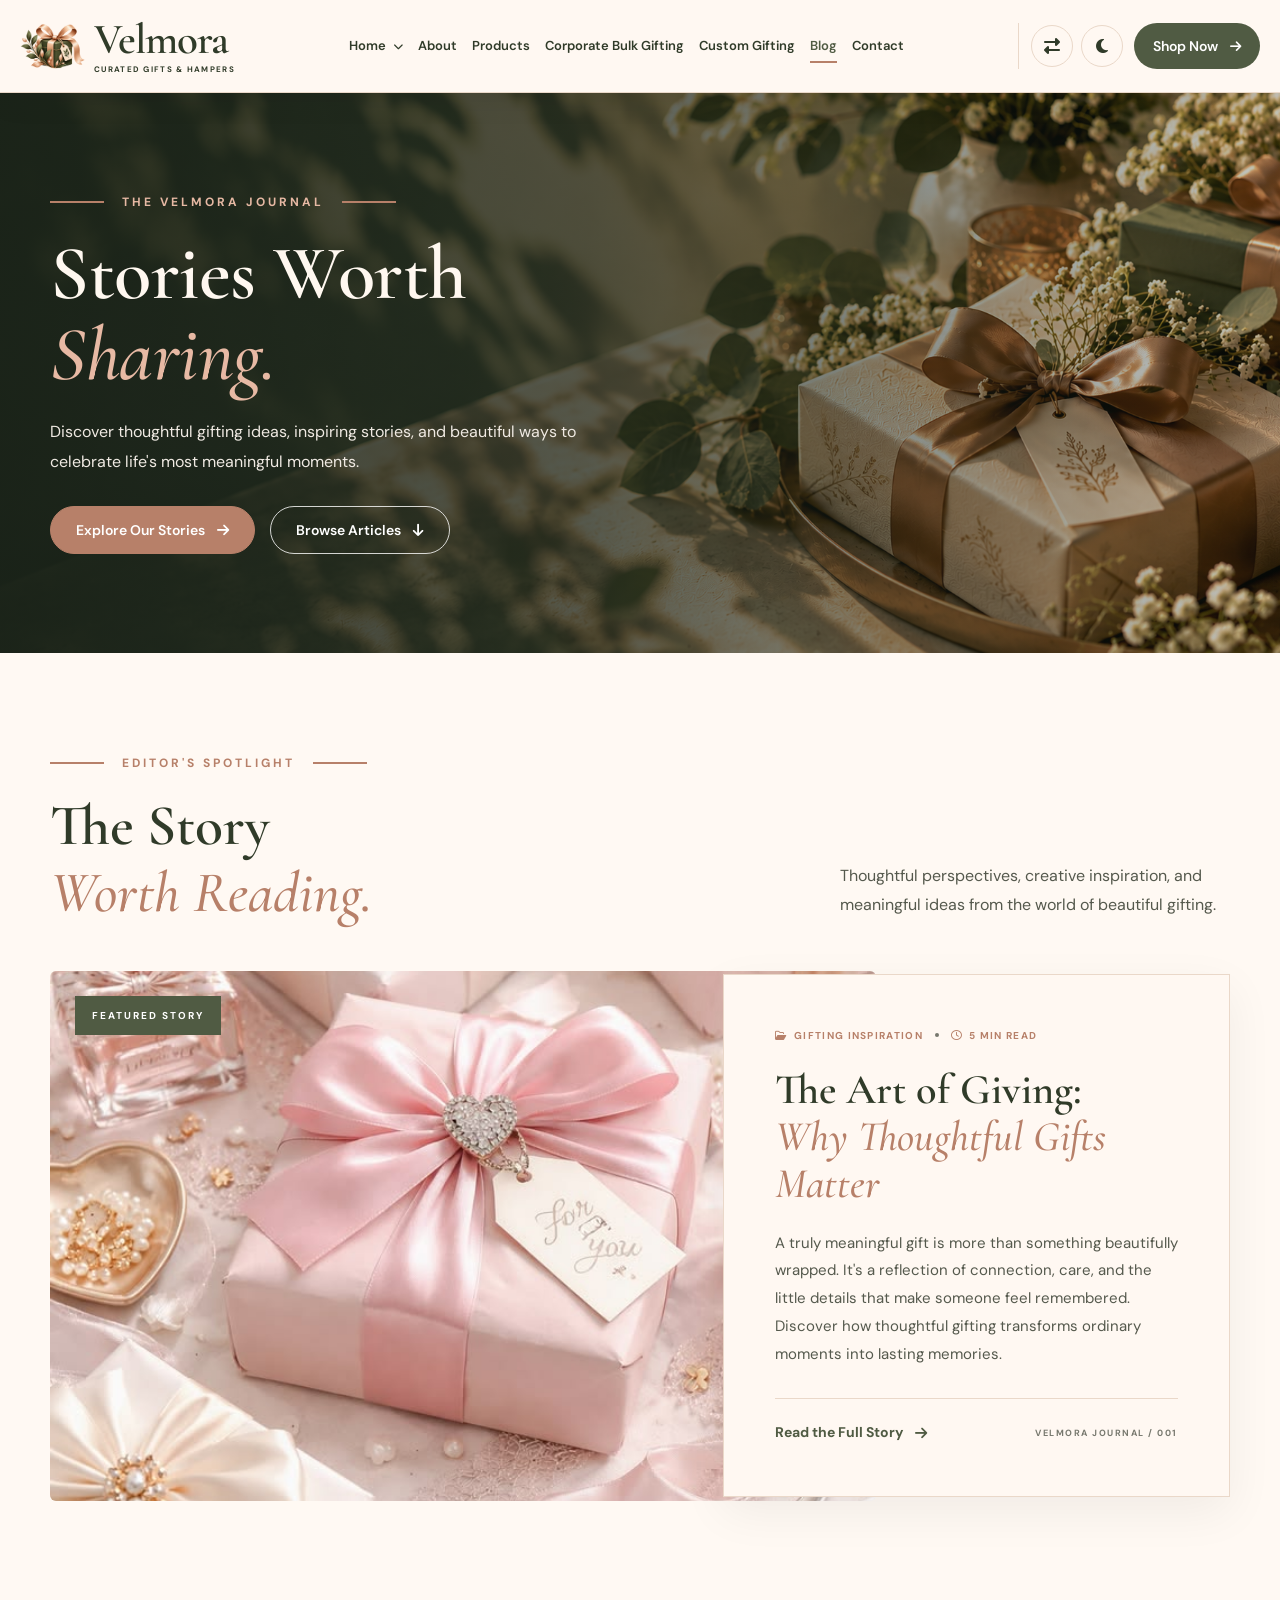
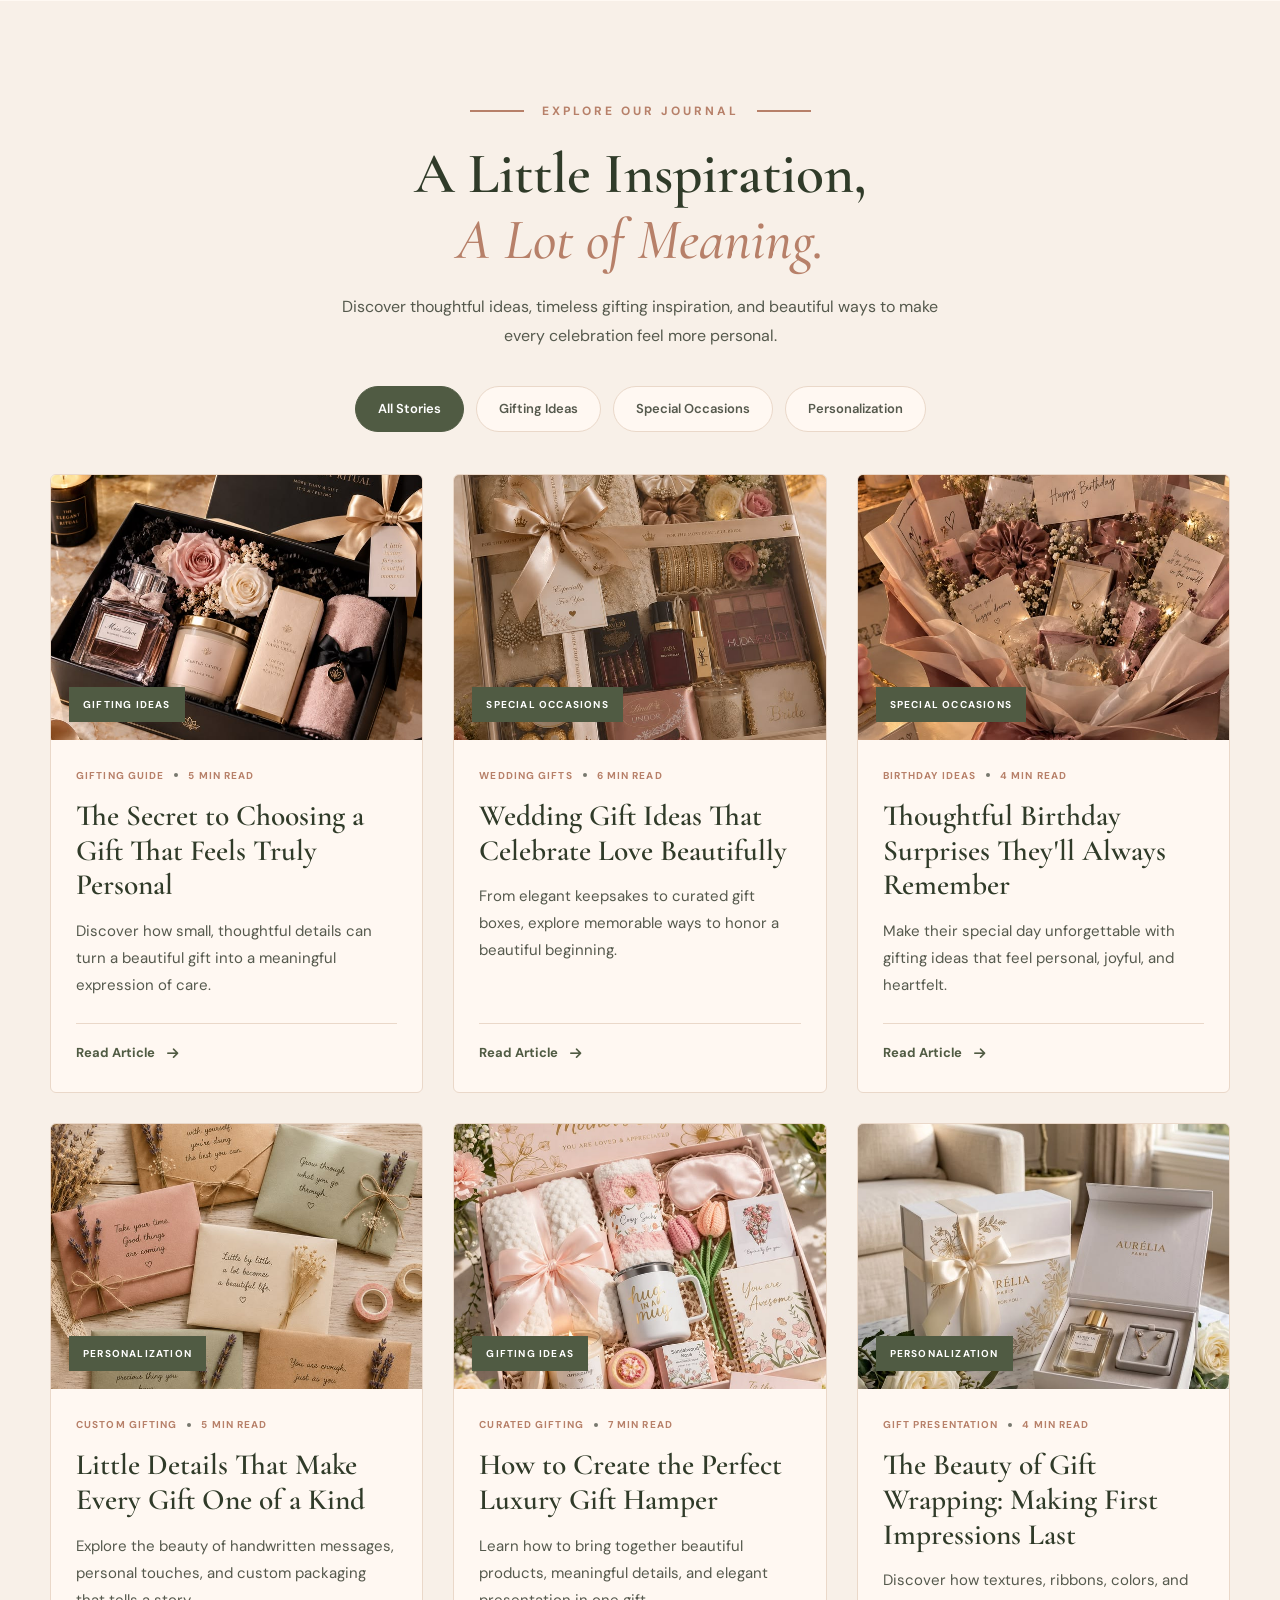
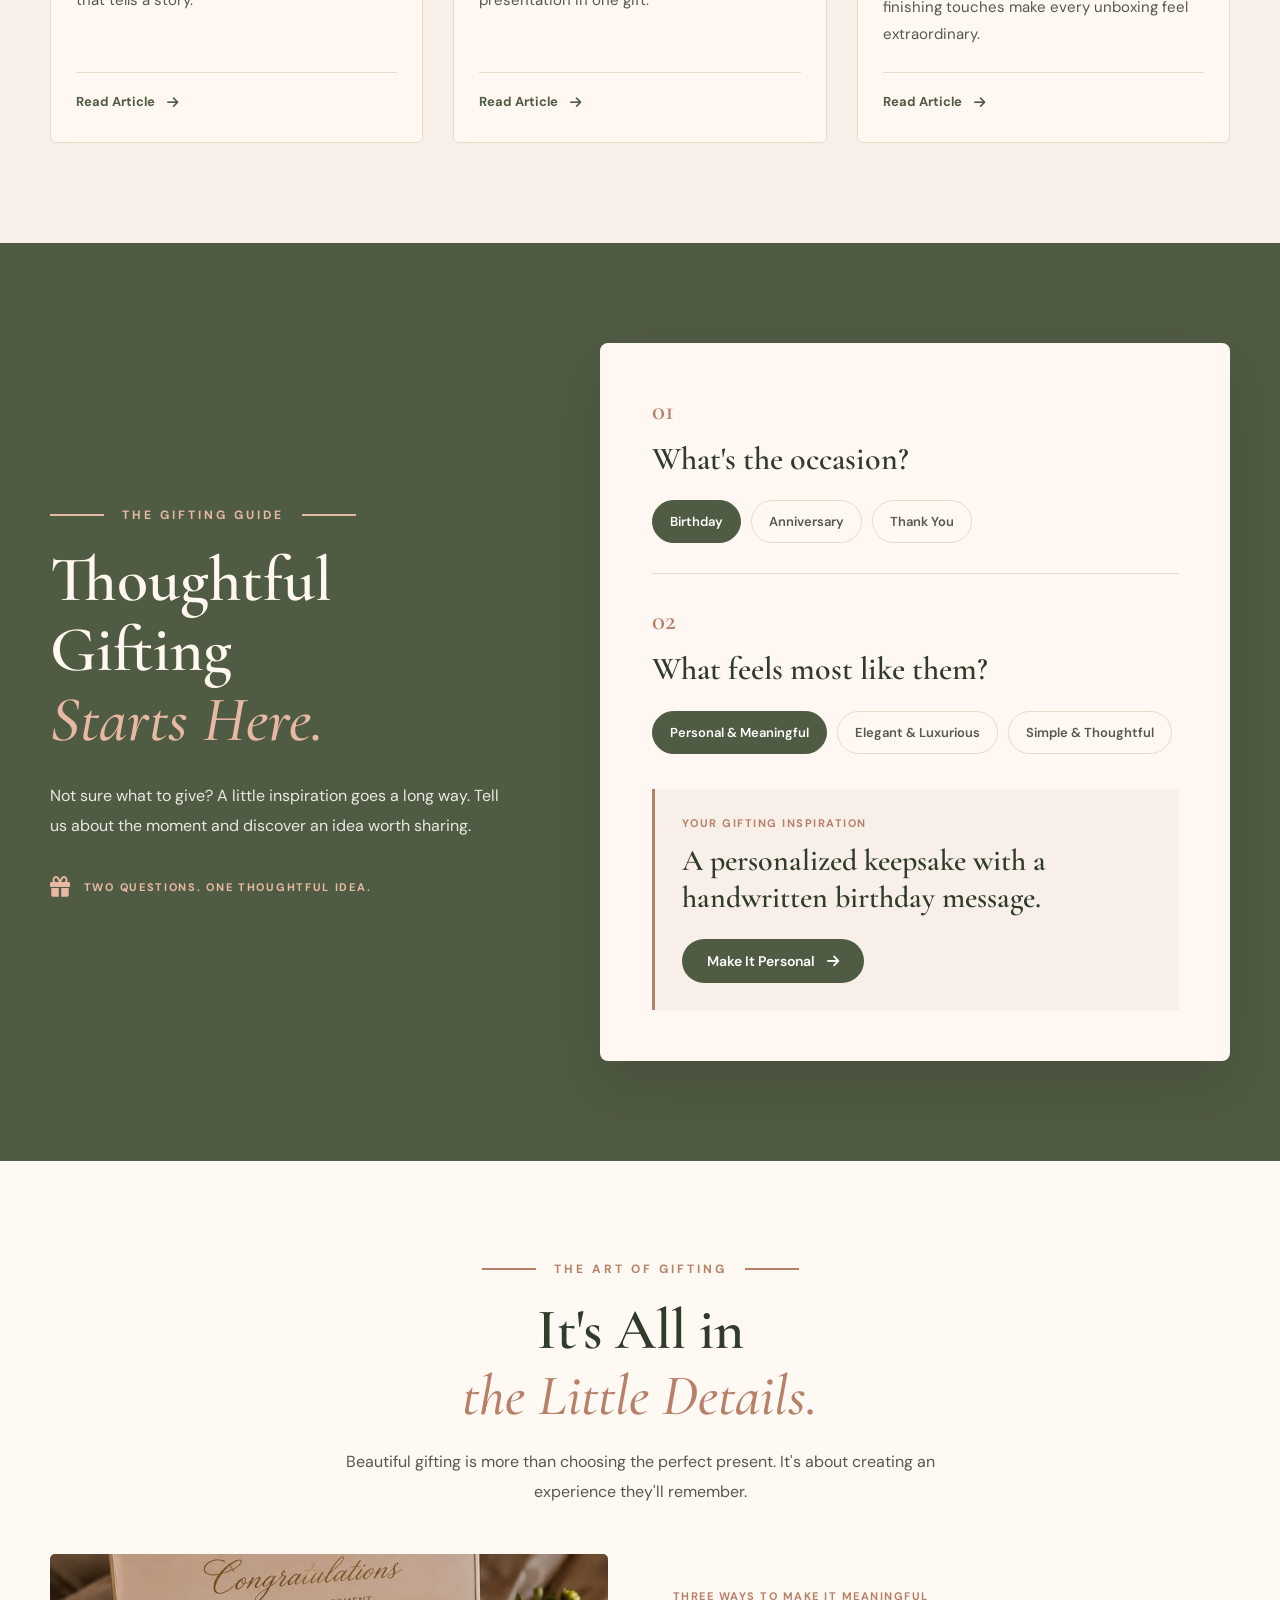
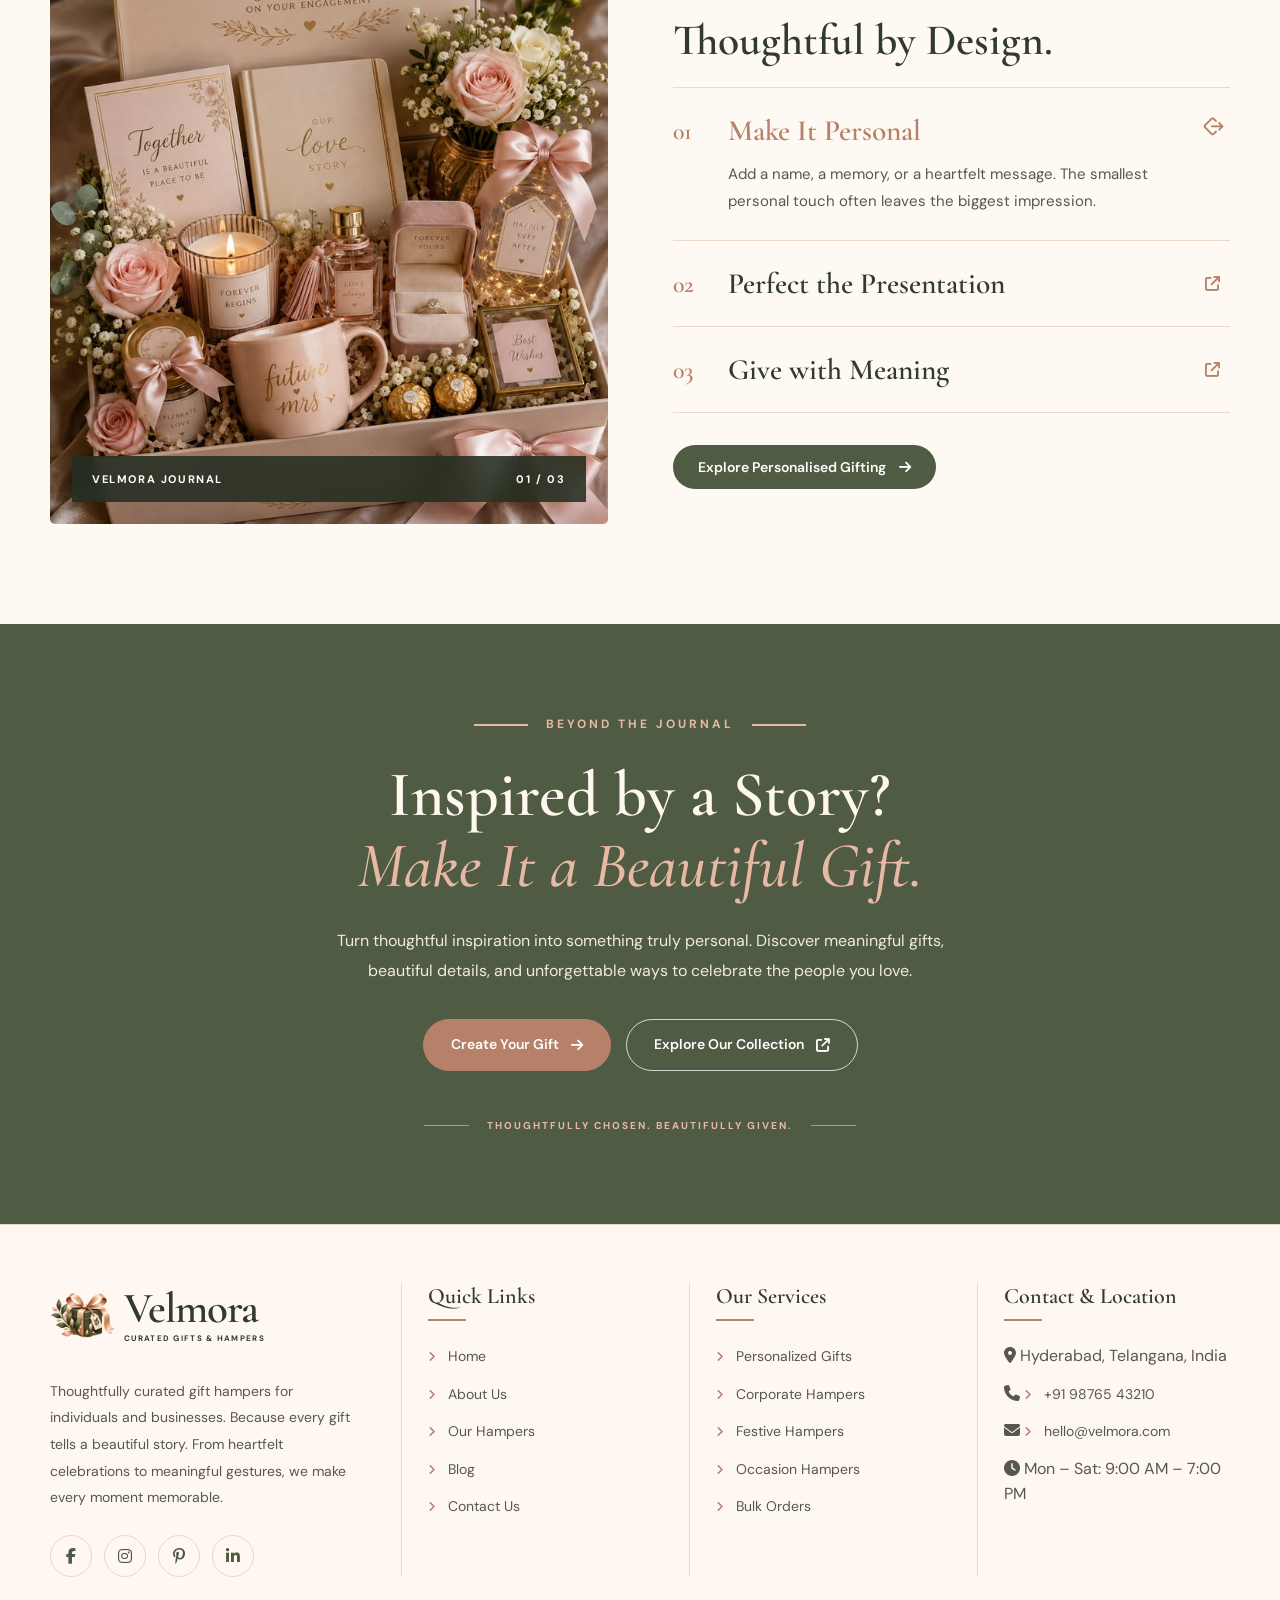
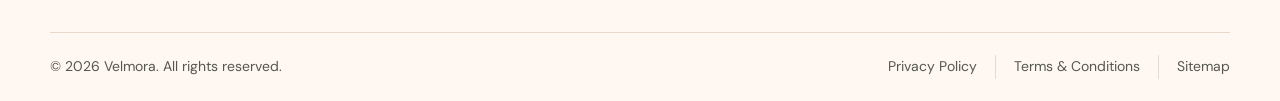
<file: blog.html>
<!DOCTYPE html>
<html lang="en" dir="ltr" data-theme="light">

<head>

    <meta charset="UTF-8">
  <meta name="viewport" content="width=device-width, initial-scale=1.0">
  <title>Velmora | Curated Gifts & Hampers</title>

  <link rel="icon" href="images/logo.png">
  <link rel="preconnect" href="https://fonts.googleapis.com">
  <link rel="preconnect" href="https://fonts.gstatic.com" crossorigin>
  <link href="https://fonts.googleapis.com/css2?family=DM+Sans:wght@400;500;600;700&family=Playfair+Display:wght@400;500;600;700&display=swap" rel="stylesheet">
  <link rel="stylesheet" href="https://cdnjs.cloudflare.com/ajax/libs/font-awesome/6.5.2/css/all.min.css">
  <link rel="stylesheet" href="nav.css">
    <link rel="stylesheet" href="blog.css">
</head>
<body>

<!-- HEADER -->
<header class="site-header">
  <div class="header-inner">

    <a href="index.html" class="brand">
      <img src="images/logo.png" alt="Velmora gift box" class="brand-logo">
      <span class="brand-info">
        <span class="brand-name">Velmora</span>
        <span class="brand-tagline">CURATED GIFTS & HAMPERS</span>
      </span>
    </a>

    <nav class="main-nav" id="mainNav" aria-label="Main navigation">
    
<!-- HOME DROPDOWN -->

<div class="nav-dropdown home-dropdown">

  <a href="index.html" class="nav-link">
    Home
    <i class="fa-solid fa-chevron-down"></i>
  </a>

  <div class="dropdown-menu">
    <a href="index.html">Home-1 The Signature Edit</a>
    <a href="home2.html">Home-2 The Luxe Collection</a>
  </div>

</div>

<a href="about.html" class="nav-link">
  About
</a>


      <div class="nav-dropdown">
        <a href="products.html" class="nav-link active" aria-current="page">
          Products 
        </a>
     
      </div>

      <div class="nav-dropdown">
        <a href="corporate.html" class="nav-link">
         Corporate Bulk Gifting 
        </a>
       
      </div>

     <div class="nav-dropdown">
        <a href="corporate.html" class="nav-link">
       Custom Gifting
        </a>
       
      </div>

       <a href="blog.html" class="nav-link active" aria-current="page">Blog</a>
      <a href="contact.html" class="nav-link">Contact</a>

      
<!-- SHOP NOW - MOBILE & TABLET ONLY -->
<a href="shop-now.html" class="mobile-shop-btn">
  Shop Now
  <i class="fa-solid fa-arrow-right"></i>
</a>

    </nav>

    <div class="header-actions">
      <button class="header-icon-btn" id="rtlToggle"
              aria-label="Switch text direction" title="Switch RTL/LTR">
        <i class="fa-solid fa-right-left"></i>
      </button>

      <button class="header-icon-btn" id="themeToggle"
              aria-label="Switch to dark mode" title="Toggle theme">
        <i class="fa-solid fa-moon"></i>
      </button>

   <a href="shop-now.html" class="header-cta">
        Shop Now <i class="fa-solid fa-arrow-right"></i>
      </a>

      <button class="hamburger" id="menuToggle"
              aria-label="Open menu" aria-expanded="false"
              aria-controls="mainNav">
        <i class="fa-solid fa-bars"></i>
      </button>
    </div>
  </div>
</header>






<!-- ==========================================
     VELMORA BLOG - HERO BANNER
========================================== -->

<section class="blog-hero" id="blog-home">

    <div class="blog-hero-container">

        <div class="blog-hero-content">

            <div class="blog-hero-tagline">
                <span></span>
                THE VELMORA JOURNAL
                <span></span>
            </div>

            <h1>
                Stories Worth
                <em>Sharing.</em>
            </h1>

            <p>
                Discover thoughtful gifting ideas, inspiring
                stories, and beautiful ways to celebrate
                life's most meaningful moments.
            </p>

            <div class="blog-hero-actions">

                <a href="#blog-featured"
                   class="blog-hero-btn primary">
                    Explore Our Stories
                    <i class="fa-solid fa-arrow-right"></i>
                </a>

                <a href="#blog-articles"
                   class="blog-hero-btn secondary">
                    Browse Articles
                    <i class="fa-solid fa-arrow-down"></i>
                </a>

            </div>

        </div>

    </div>

</section>





<!-- ==========================================
     SECTION 2 - FEATURED STORY
========================================== -->

<section class="blog-featured" id="blog-featured">

    <div class="blog-featured-container">

        <!-- SECTION INTRODUCTION -->
        <div class="blog-featured-intro">

            <div class="blog-featured-tagline">
                <span></span>
                EDITOR'S SPOTLIGHT
                <span></span>
            </div>

            <div class="blog-featured-intro-row">

                <h2>
                    The Story
                    <em>Worth Reading.</em>
                </h2>

                <p>
                    Thoughtful perspectives, creative inspiration,
                    and meaningful ideas from the world
                    of beautiful gifting.
                </p>

            </div>

        </div>

        <!-- FEATURED ARTICLE -->
        <article class="blog-featured-article">

            <!-- LARGE IMAGE -->
            <div class="blog-featured-image">

                <img
                    src="images/blog-featured.jpg"
                    alt="Elegant personalized gift wrapping"
                    loading="lazy"
                >

                <span class="blog-featured-image-badge">
                    FEATURED STORY
                </span>

            </div>

            <!-- ARTICLE CONTENT -->
            <div class="blog-featured-content">

                <div class="blog-featured-meta">

                    <span>
                        <i class="fa-regular fa-folder-open"></i>
                        GIFTING INSPIRATION
                    </span>

                    <span class="blog-featured-meta-dot"></span>

                    <span>
                        <i class="fa-regular fa-clock"></i>
                        5 MIN READ
                    </span>

                </div>

                <h3>
                    The Art of Giving:
                    <em>Why Thoughtful Gifts Matter</em>
                </h3>

                <p>
                    A truly meaningful gift is more than
                    something beautifully wrapped. It's a
                    reflection of connection, care, and the
                    little details that make someone feel
                    remembered. Discover how thoughtful
                    gifting transforms ordinary moments
                    into lasting memories.
                </p>

                <div class="blog-featured-footer">

                    <a href="blog-details.html"
                       class="blog-featured-link">
                        Read the Full Story
                        <i class="fa-solid fa-arrow-right"></i>
                    </a>

                    <span class="blog-featured-edition">
                        VELMORA JOURNAL / 001
                    </span>

                </div>

            </div>

        </article>

    </div>

</section>





<!-- ==========================================
     SECTION 3 - EXPLORE OUR JOURNAL
========================================== -->

<section class="blog-journal" id="blog-articles">

    <div class="blog-journal-container">

        <!-- SECTION HEADING -->
        <div class="blog-journal-header">

            <div class="blog-journal-heading">

                <div class="blog-journal-tagline">
                    <span></span>
                    EXPLORE OUR JOURNAL
                    <span></span>
                </div>

                <h2>
                    A Little Inspiration,
                    <em>A Lot of Meaning.</em>
                </h2>

                <p>
                    Discover thoughtful ideas, timeless gifting
                    inspiration, and beautiful ways to make
                    every celebration feel more personal.
                </p>

            </div>

        </div>

        <!-- CATEGORY FILTERS -->
        <div class="blog-journal-filters"
             role="group"
             aria-label="Filter blog articles">

            <button type="button"
                    class="blog-journal-filter active"
                    data-filter="all"
                    aria-pressed="true">
                All Stories
            </button>

            <button type="button"
                    class="blog-journal-filter"
                    data-filter="gifting"
                    aria-pressed="false">
                Gifting Ideas
            </button>

            <button type="button"
                    class="blog-journal-filter"
                    data-filter="occasions"
                    aria-pressed="false">
                Special Occasions
            </button>

            <button type="button"
                    class="blog-journal-filter"
                    data-filter="personalization"
                    aria-pressed="false">
                Personalization
            </button>

        </div>

        <!-- BLOG GRID -->
        <div class="blog-journal-grid">

            <!-- BLOG 1 -->
            <article class="blog-journal-card"
                     data-category="gifting">

                <a href="blog-details.html"
                   class="blog-journal-image">

                    <img src="images/blog-1.jpg"
                         alt="Thoughtfully wrapped luxury gift"
                         loading="lazy">

                    <span class="blog-journal-category">
                        GIFTING IDEAS
                    </span>

                </a>

                <div class="blog-journal-card-content">

                    <div class="blog-journal-meta">
                        <span>GIFTING GUIDE</span>
                        <span class="blog-journal-dot"></span>
                        <span>5 MIN READ</span>
                    </div>

                    <h3>
                        The Secret to Choosing a Gift
                        That Feels Truly Personal
                    </h3>

                    <p>
                        Discover how small, thoughtful details
                        can turn a beautiful gift into a
                        meaningful expression of care.
                    </p>

                    <a href="blog-details.html"
                       class="blog-journal-read">
                        Read Article
                        <i class="fa-solid fa-arrow-right"></i>
                    </a>

                </div>

            </article>

            <!-- BLOG 2 -->
            <article class="blog-journal-card"
                     data-category="occasions">

                <a href="blog-details.html"
                   class="blog-journal-image">

                    <img src="images/blog-2.jpg"
                         alt="Elegant wedding gifting arrangement"
                         loading="lazy">

                    <span class="blog-journal-category">
                        SPECIAL OCCASIONS
                    </span>

                </a>

                <div class="blog-journal-card-content">

                    <div class="blog-journal-meta">
                        <span>WEDDING GIFTS</span>
                        <span class="blog-journal-dot"></span>
                        <span>6 MIN READ</span>
                    </div>

                    <h3>
                        Wedding Gift Ideas That
                        Celebrate Love Beautifully
                    </h3>

                    <p>
                        From elegant keepsakes to curated
                        gift boxes, explore memorable ways
                        to honor a beautiful beginning.
                    </p>

                    <a href="blog-details.html"
                       class="blog-journal-read">
                        Read Article
                        <i class="fa-solid fa-arrow-right"></i>
                    </a>

                </div>

            </article>

            <!-- BLOG 3 -->
            <article class="blog-journal-card"
                     data-category="occasions">

                <a href="blog-details.html"
                   class="blog-journal-image">

                    <img src="images/blog-3.jpg"
                         alt="Beautiful birthday gift arrangement"
                         loading="lazy">

                    <span class="blog-journal-category">
                        SPECIAL OCCASIONS
                    </span>

                </a>

                <div class="blog-journal-card-content">

                    <div class="blog-journal-meta">
                        <span>BIRTHDAY IDEAS</span>
                        <span class="blog-journal-dot"></span>
                        <span>4 MIN READ</span>
                    </div>

                    <h3>
                        Thoughtful Birthday Surprises
                        They'll Always Remember
                    </h3>

                    <p>
                        Make their special day unforgettable
                        with gifting ideas that feel
                        personal, joyful, and heartfelt.
                    </p>

                    <a href="blog-details.html"
                       class="blog-journal-read">
                        Read Article
                        <i class="fa-solid fa-arrow-right"></i>
                    </a>

                </div>

            </article>

            <!-- BLOG 4 -->
            <article class="blog-journal-card"
                     data-category="personalization">

                <a href="blog-details.html"
                   class="blog-journal-image">

                    <img src="images/blog-4.jpg"
                         alt="Personalized gift with handwritten note"
                         loading="lazy">

                    <span class="blog-journal-category">
                        PERSONALIZATION
                    </span>

                </a>

                <div class="blog-journal-card-content">

                    <div class="blog-journal-meta">
                        <span>CUSTOM GIFTING</span>
                        <span class="blog-journal-dot"></span>
                        <span>5 MIN READ</span>
                    </div>

                    <h3>
                        Little Details That Make
                        Every Gift One of a Kind
                    </h3>

                    <p>
                        Explore the beauty of handwritten
                        messages, personal touches, and
                        custom packaging that tells a story.
                    </p>

                    <a href="blog-details.html"
                       class="blog-journal-read">
                        Read Article
                        <i class="fa-solid fa-arrow-right"></i>
                    </a>

                </div>

            </article>

            <!-- BLOG 5 -->
            <article class="blog-journal-card"
                     data-category="gifting">

                <a href="blog-details.html"
                   class="blog-journal-image">

                    <img src="images/blog-5.jpg"
                         alt="Luxury curated gift hamper"
                         loading="lazy">

                    <span class="blog-journal-category">
                        GIFTING IDEAS
                    </span>

                </a>

                <div class="blog-journal-card-content">

                    <div class="blog-journal-meta">
                        <span>CURATED GIFTING</span>
                        <span class="blog-journal-dot"></span>
                        <span>7 MIN READ</span>
                    </div>

                    <h3>
                        How to Create the Perfect
                        Luxury Gift Hamper
                    </h3>

                    <p>
                        Learn how to bring together beautiful
                        products, meaningful details, and
                        elegant presentation in one gift.
                    </p>

                    <a href="blog-details.html"
                       class="blog-journal-read">
                        Read Article
                        <i class="fa-solid fa-arrow-right"></i>
                    </a>

                </div>

            </article>

            <!-- BLOG 6 -->
            <article class="blog-journal-card"
                     data-category="personalization">

                <a href="blog-details.html"
                   class="blog-journal-image">

                    <img src="images/blog-6.jpg"
                         alt="Premium gift wrapping with silk ribbons"
                         loading="lazy">

                    <span class="blog-journal-category">
                        PERSONALIZATION
                    </span>

                </a>

                <div class="blog-journal-card-content">

                    <div class="blog-journal-meta">
                        <span>GIFT PRESENTATION</span>
                        <span class="blog-journal-dot"></span>
                        <span>4 MIN READ</span>
                    </div>

                    <h3>
                        The Beauty of Gift Wrapping:
                        Making First Impressions Last
                    </h3>

                    <p>
                        Discover how textures, ribbons,
                        colors, and finishing touches make
                        every unboxing feel extraordinary.
                    </p>

                    <a href="blog-details.html"
                       class="blog-journal-read">
                        Read Article
                        <i class="fa-solid fa-arrow-right"></i>
                    </a>

                </div>

            </article>

        </div>

        <!-- EMPTY STATE -->
        <p class="blog-journal-empty" hidden>
            No articles found in this category.
        </p>

    </div>

</section>






<!-- SECTION 4 - GIFTING INSPIRATION QUIZ -->

<section class="blog-inspire" id="blog-inspire">
    <div class="blog-inspire-container">

        <div class="blog-inspire-intro">
            <div class="blog-inspire-tagline">
                <span></span>
                THE GIFTING GUIDE
                <span></span>
            </div>

            <h2>
                Thoughtful Gifting
                <em>Starts Here.</em>
            </h2>

            <p>
                Not sure what to give? A little inspiration
                goes a long way. Tell us about the moment
                and discover an idea worth sharing.
            </p>

            <div class="blog-inspire-note">
                <i class="fa-solid fa-gift"></i>
                TWO QUESTIONS. ONE THOUGHTFUL IDEA.
            </div>
        </div>

        <div class="blog-inspire-experience">

            <div class="blog-inspire-step">
                <span class="blog-inspire-number">01</span>

                <h3>What's the occasion?</h3>

                <div class="blog-inspire-options" id="inspireOccasions">
                    <button class="selected" data-value="birthday"
                            type="button" aria-pressed="true">
                        Birthday
                    </button>
                    <button data-value="anniversary"
                            type="button" aria-pressed="false">
                        Anniversary
                    </button>
                    <button data-value="thankyou"
                            type="button" aria-pressed="false">
                        Thank You
                    </button>
                </div>
            </div>

            <div class="blog-inspire-divider"></div>

            <div class="blog-inspire-step">
                <span class="blog-inspire-number">02</span>

                <h3>What feels most like them?</h3>

                <div class="blog-inspire-options" id="inspireStyles">
                    <button class="selected" data-value="personal"
                            type="button" aria-pressed="true">
                        Personal & Meaningful
                    </button>
                    <button data-value="luxury"
                            type="button" aria-pressed="false">
                        Elegant & Luxurious
                    </button>
                    <button data-value="simple"
                            type="button" aria-pressed="false">
                        Simple & Thoughtful
                    </button>
                </div>
            </div>

            <div class="blog-inspire-result" aria-live="polite">
                <span>YOUR GIFTING INSPIRATION</span>

                <h3 id="inspireResult">
                    A personalized keepsake with a
                    handwritten birthday message.
                </h3>

                <a href="customization.html"
                   class="blog-inspire-cta">
                    Make It Personal
                    <i class="fa-solid fa-arrow-right"></i>
                </a>
            </div>

        </div>

    </div>
</section>





<!-- ==========================================
     SECTION 5 - THE ART OF BEAUTIFUL GIFTING
========================================== -->

<section class="blog-art" id="blog-art">

    <div class="blog-art-container">

        <!-- SECTION HEADING -->
        <div class="blog-art-heading">

            <div class="blog-art-tagline">
                <span></span>
                THE ART OF GIFTING
                <span></span>
            </div>

            <h2>
                It's All in
                <em>the Little Details.</em>
            </h2>

            <p>
                Beautiful gifting is more than choosing the
                perfect present. It's about creating an
                experience they'll remember.
            </p>

        </div>

        <!-- INTERACTIVE EDITORIAL FEATURE -->
        <div class="blog-art-layout">

            <!-- LEFT: LARGE IMAGE -->
            <div class="blog-art-visual">

                <img
                    id="blogArtImage"
                    src="images/blog-art-personal.jpg"
                    alt="Thoughtfully personalized gift arrangement"
                    loading="lazy"
                >

                <div class="blog-art-image-label">
                    <span>VELMORA JOURNAL</span>
                    <strong id="blogArtImageNumber">01 / 03</strong>
                </div>

            </div>

            <!-- RIGHT: GIFTING TIPS -->
            <div class="blog-art-content">

                <div class="blog-art-intro">
                    <span>THREE WAYS TO MAKE IT MEANINGFUL</span>
                    <h3>Thoughtful by Design.</h3>
                </div>

                <div class="blog-art-tips">

                    <!-- TIP 1 -->
                    <button
                        type="button"
                        class="blog-art-tip active"
                        data-tip="personal"
                        aria-expanded="true"
                    >
                        <span class="blog-art-tip-number">01</span>

                        <span class="blog-art-tip-body">
                            <strong>Make It Personal</strong>

                            <span class="blog-art-tip-description">
                                Add a name, a memory, or a heartfelt
                                message. The smallest personal touch
                                often leaves the biggest impression.
                            </span>
                        </span>

                        <span class="blog-art-tip-icon">
                            <i class="fa-solid fa-arrow-up-right-from-square"></i>
                        </span>
                    </button>

                    <!-- TIP 2 -->
                    <button
                        type="button"
                        class="blog-art-tip"
                        data-tip="presentation"
                        aria-expanded="false"
                    >
                        <span class="blog-art-tip-number">02</span>

                        <span class="blog-art-tip-body">
                            <strong>Perfect the Presentation</strong>

                            <span class="blog-art-tip-description">
                                Beautiful wrapping, carefully chosen
                                colors, and delicate ribbons make
                                unboxing part of the celebration.
                            </span>
                        </span>

                        <span class="blog-art-tip-icon">
                            <i class="fa-solid fa-arrow-up-right-from-square"></i>
                        </span>
                    </button>

                    <!-- TIP 3 -->
                    <button
                        type="button"
                        class="blog-art-tip"
                        data-tip="meaning"
                        aria-expanded="false"
                    >
                        <span class="blog-art-tip-number">03</span>

                        <span class="blog-art-tip-body">
                            <strong>Give with Meaning</strong>

                            <span class="blog-art-tip-description">
                                Choose something that reflects their
                                personality, interests, or a special
                                moment you've shared together.
                            </span>
                        </span>

                        <span class="blog-art-tip-icon">
                            <i class="fa-solid fa-arrow-up-right-from-square"></i>
                        </span>
                    </button>

                </div>

                <a href="customization.html" class="blog-art-link">
                    Explore Personalised Gifting
                    <i class="fa-solid fa-arrow-right"></i>
                </a>

            </div>

        </div>

    </div>

</section>






<!-- ==========================================
     SECTION 6 - BLOG FINAL CTA
========================================== -->

<section class="blog-final-cta" id="blog-final-cta">

    <div class="blog-final-cta-overlay"></div>

    <div class="blog-final-cta-container">

        <div class="blog-final-cta-content">

            <div class="blog-final-cta-tagline">
                <span></span>
                BEYOND THE JOURNAL
                <span></span>
            </div>

            <h2>
                Inspired by a Story?
                <em>Make It a Beautiful Gift.</em>
            </h2>

            <p>
                Turn thoughtful inspiration into something
                truly personal. Discover meaningful gifts,
                beautiful details, and unforgettable ways
                to celebrate the people you love.
            </p>

            <div class="blog-final-cta-actions">

                <a href="customization.html"
                   class="blog-final-cta-btn blog-final-cta-primary">
                    Create Your Gift
                    <i class="fa-solid fa-arrow-right"></i>
                </a>

                <a href="products.html"
                   class="blog-final-cta-btn blog-final-cta-outline">
                    Explore Our Collection
                    <i class="fa-solid fa-arrow-up-right-from-square"></i>
                </a>

            </div>

            <div class="blog-final-cta-bottom">
                <span class="blog-final-cta-line"></span>
                THOUGHTFULLY CHOSEN. BEAUTIFULLY GIVEN.
                <span class="blog-final-cta-line"></span>
            </div>

        </div>

    </div>

</section>





<footer class="site-footer">
  <div class="footer-inner">

    <div class="footer-about">
      <a href="index.html" class="brand footer-brand">
        <img src="images/logo.png" alt="Velmora gift box" class="brand-logo">
        <span class="brand-info">
          <span class="brand-name">Velmora</span>
          <span class="brand-tagline">CURATED GIFTS & HAMPERS</span>
        </span>
      </a>
     <p>
  Thoughtfully curated gift hampers for individuals
  and businesses. Because every gift tells a
  beautiful story. From heartfelt celebrations to
  meaningful gestures, we make every moment memorable.
</p>
       <!-- SOCIAL MEDIA ICONS -->
  <div class="footer-social">
    <a href="https://www.facebook.com/" target="_blank"
       rel="noopener noreferrer" aria-label="Facebook">
      <i class="fa-brands fa-facebook-f"></i>
    </a>

    <a href="https://www.instagram.com/" target="_blank"
       rel="noopener noreferrer" aria-label="Instagram">
      <i class="fa-brands fa-instagram"></i>
    </a>

    <a href="https://www.pinterest.com/" target="_blank"
       rel="noopener noreferrer" aria-label="Pinterest">
      <i class="fa-brands fa-pinterest-p"></i>
    </a>

    <a href="https://www.linkedin.com/" target="_blank"
       rel="noopener noreferrer" aria-label="LinkedIn">
      <i class="fa-brands fa-linkedin-in"></i>
    </a>
  </div>
    </div>

    <div class="footer-column">
      <h3>Quick Links</h3>
      <ul>
        <li><a href="index.html">Home</a></li>
        <li><a href="about.html">About Us</a></li>
        <li><a href="products.html">Our Hampers</a></li>

        <li><a href="blog.html">Blog</a></li>
        <li><a href="contact.html">Contact Us</a></li>
      </ul>
    </div>

    <div class="footer-column">
      <h3>Our Services</h3>
      <ul>
        <li><a href="customization.html">Personalized Gifts</a></li>
        <li><a href="corporate.html">Corporate Hampers</a></li>
        <li><a href="products.html#festive">Festive Hampers</a></li>
        <li><a href="products.html#occasions">Occasion Hampers</a></li>
        <li><a href="corporate.html#bulk">Bulk Orders</a></li>
   
      </ul>
    </div>

    <div class="footer-column">
  <h3>Contact & Location</h3>

  <ul>
    <li>
      <i class="fa-solid fa-location-dot"></i>
      <span>Hyderabad, Telangana, India</span>
    </li>

    <li>
      <i class="fa-solid fa-phone"></i>
      <a href="tel:+91XXXXXXXXXX">
        +91 98765 43210
      </a>
    </li>

    <li>
      <i class="fa-solid fa-envelope"></i>
      <a href="mailto:hello@velmora.com">
        hello@velmora.com
      </a>
    </li>

    <li>
      <i class="fa-solid fa-clock"></i>
      <span>Mon – Sat: 9:00 AM – 7:00 PM</span>
    </li>
  </ul>
    </div>

  </div>

  <div class="footer-bottom">
    <p>© 2026 Velmora. All rights reserved.</p>
    <div class="footer-legal">
      <a href="privacy.html">Privacy Policy</a>
      <a href="terms.html">Terms & Conditions</a>
      <a href="sitemap.html">Sitemap</a>
    </div>
  </div>
</footer>
<script src="nav.js"></script>
<script src="blog.js"></script>
</body>
</html>
</file>
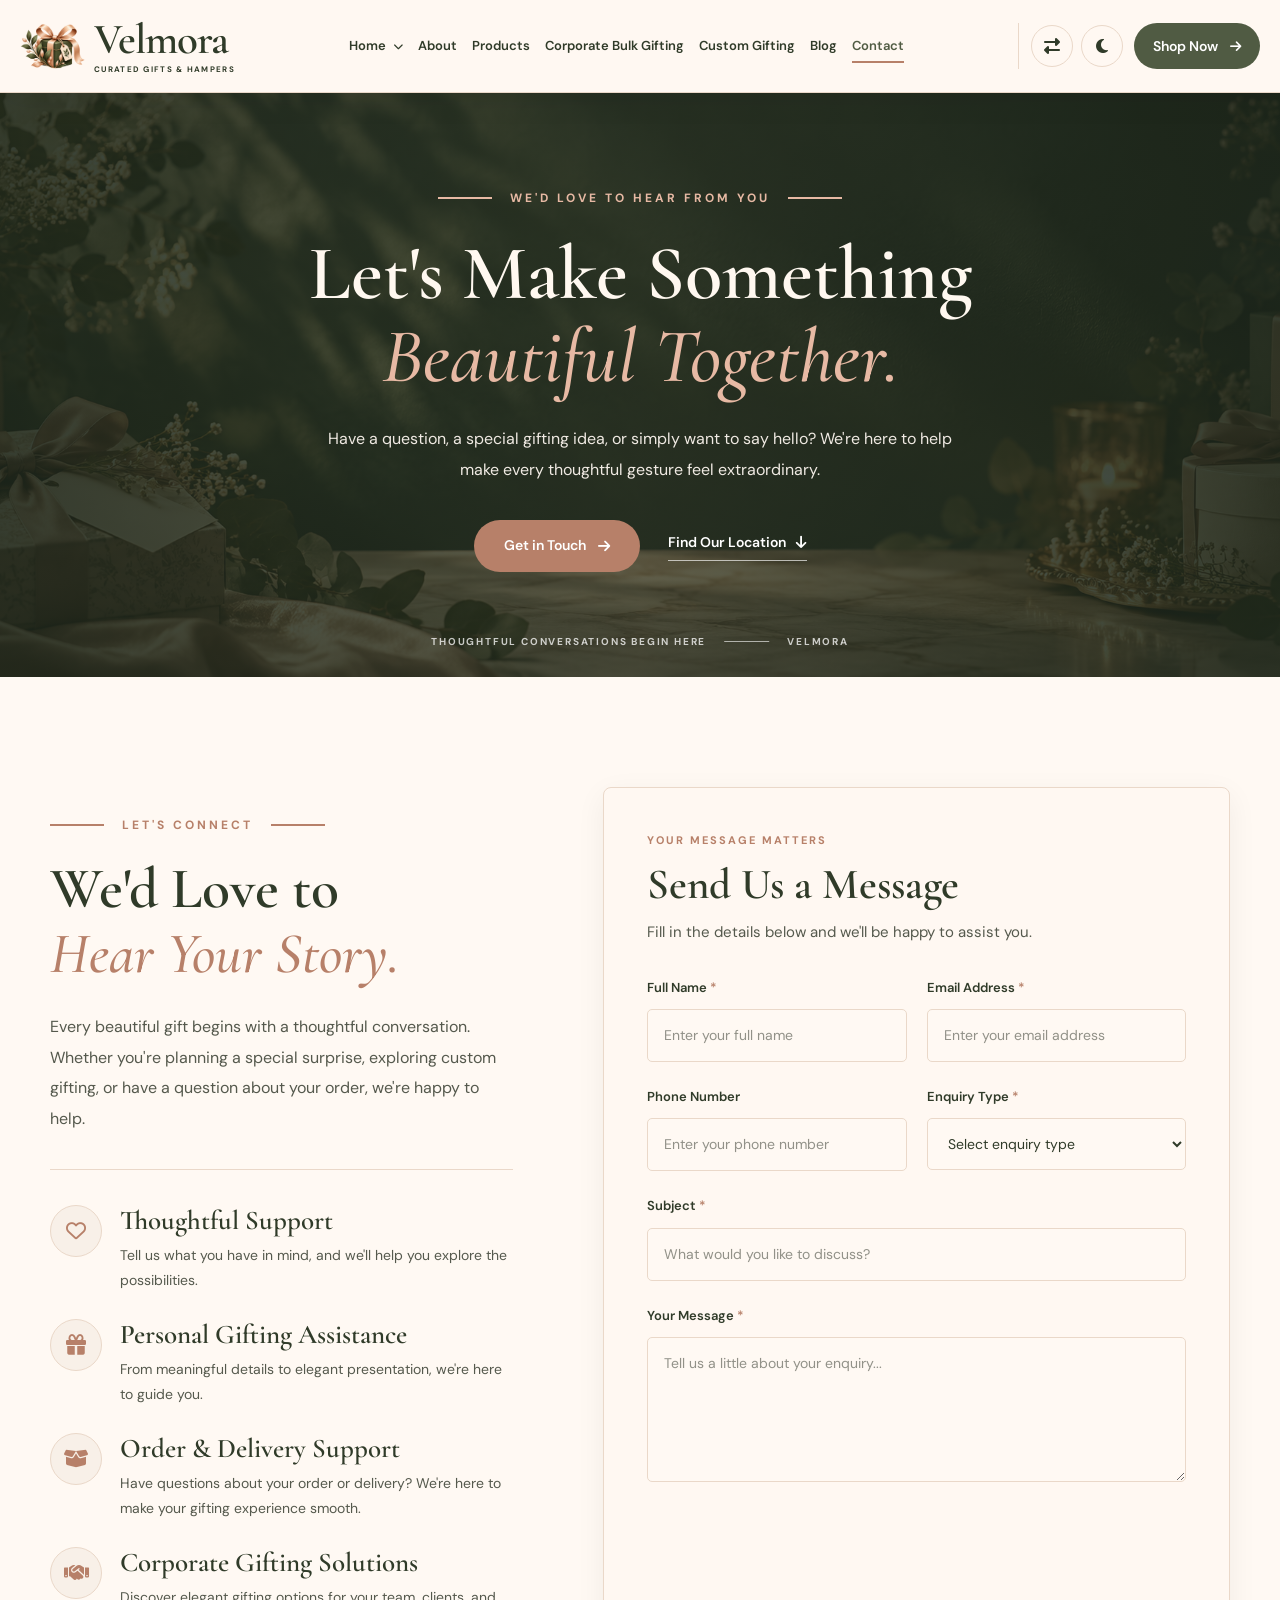
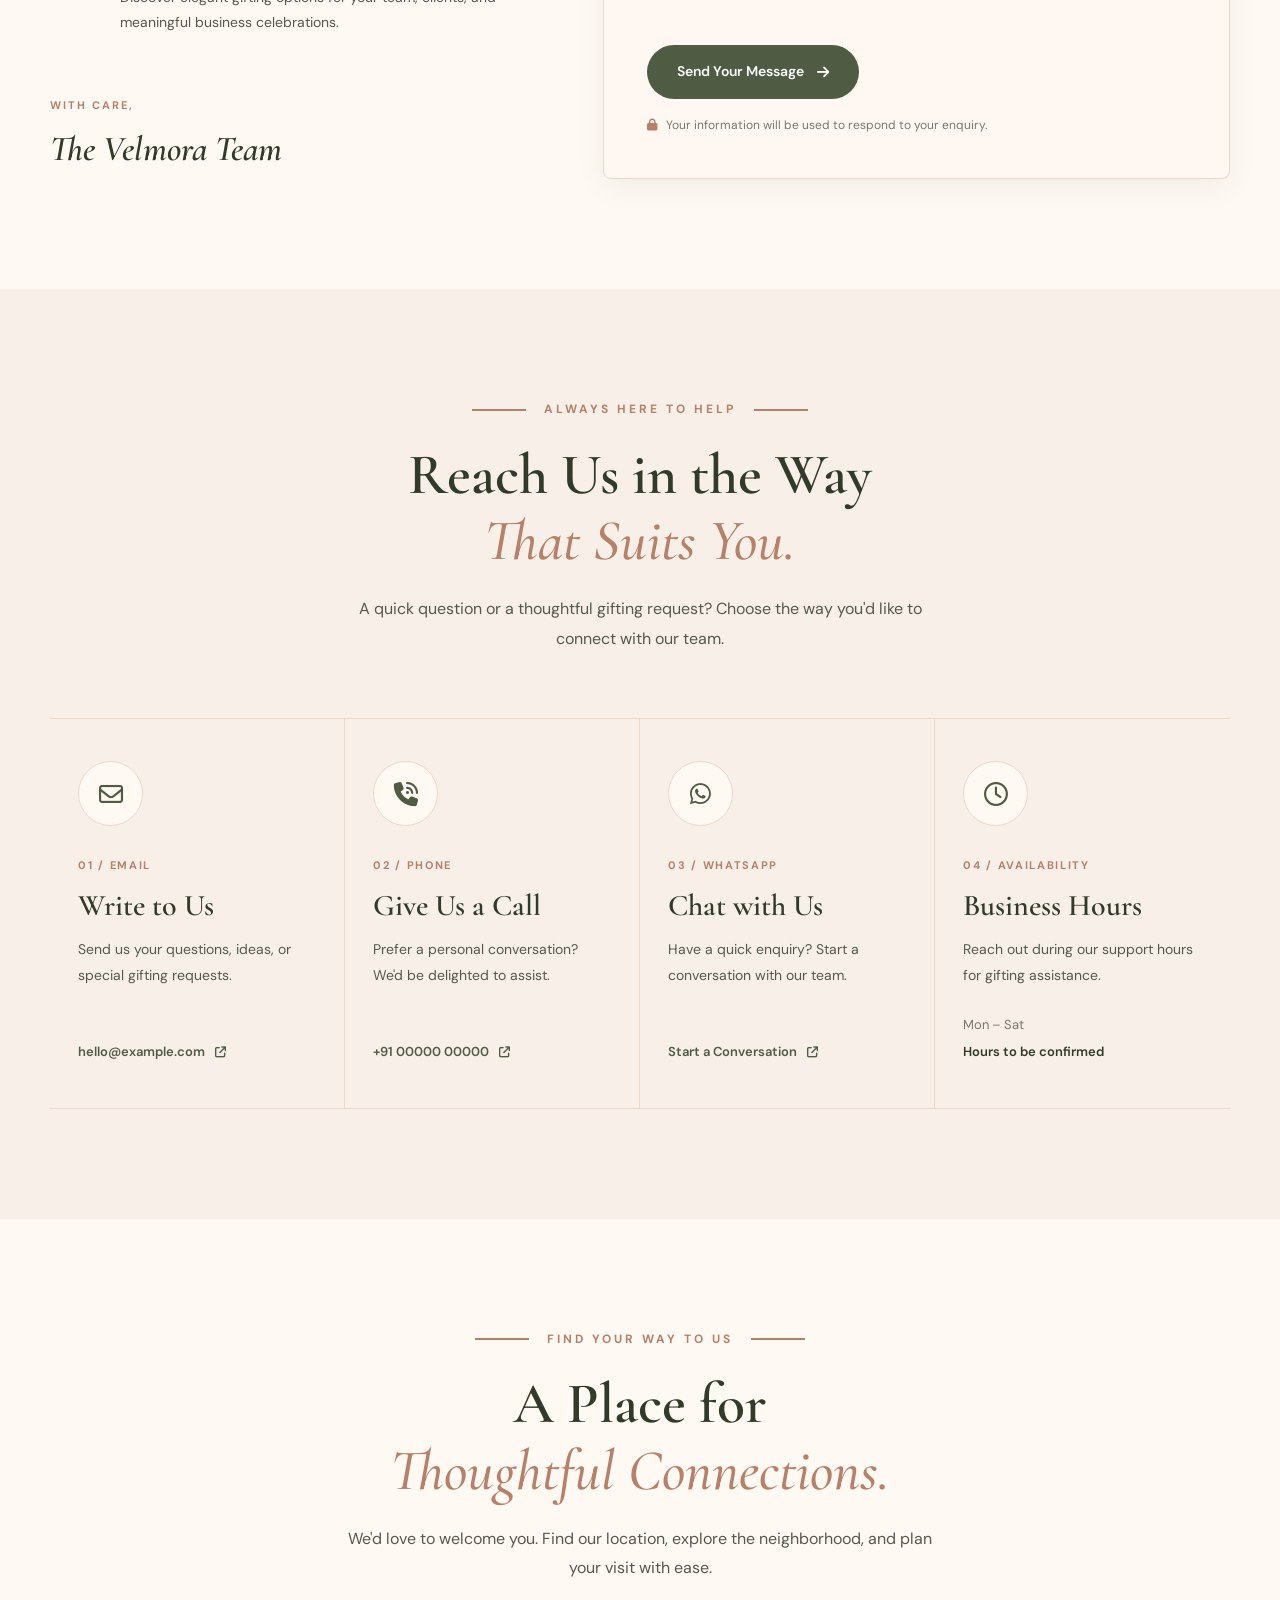
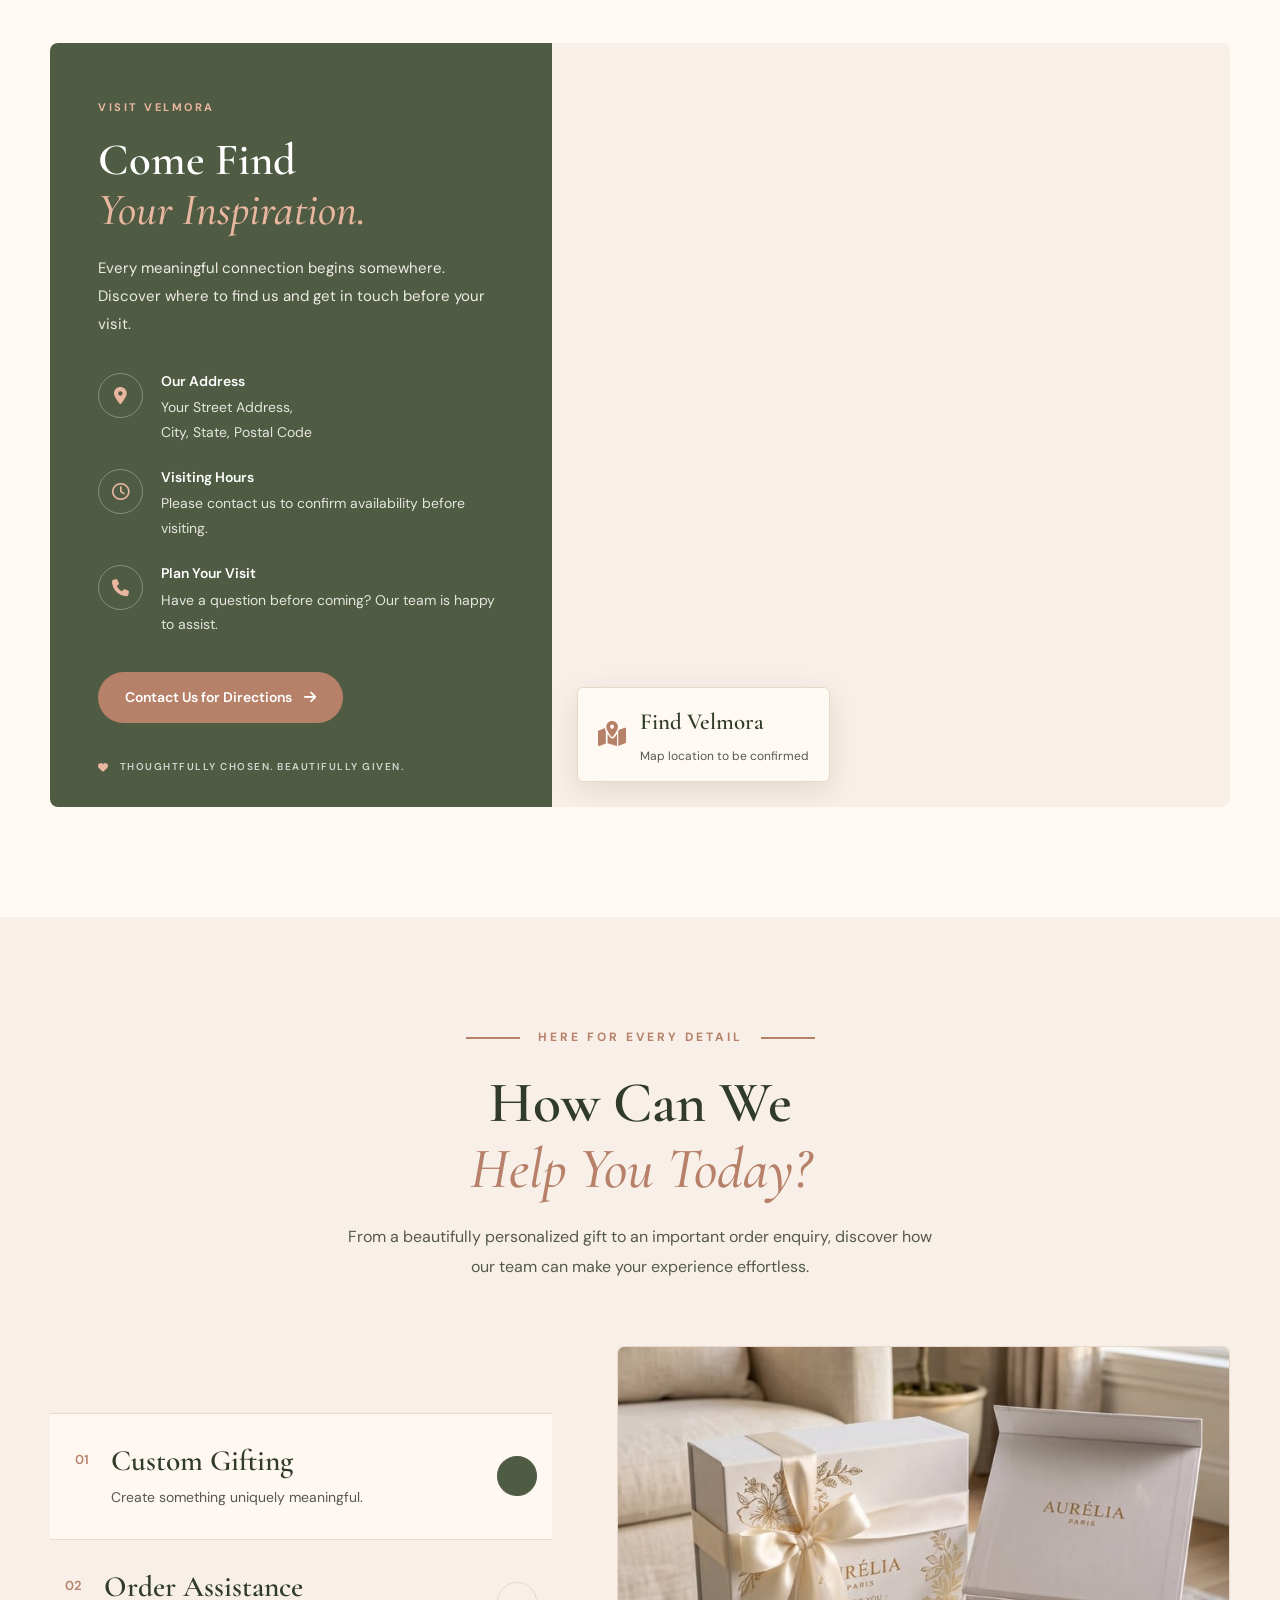
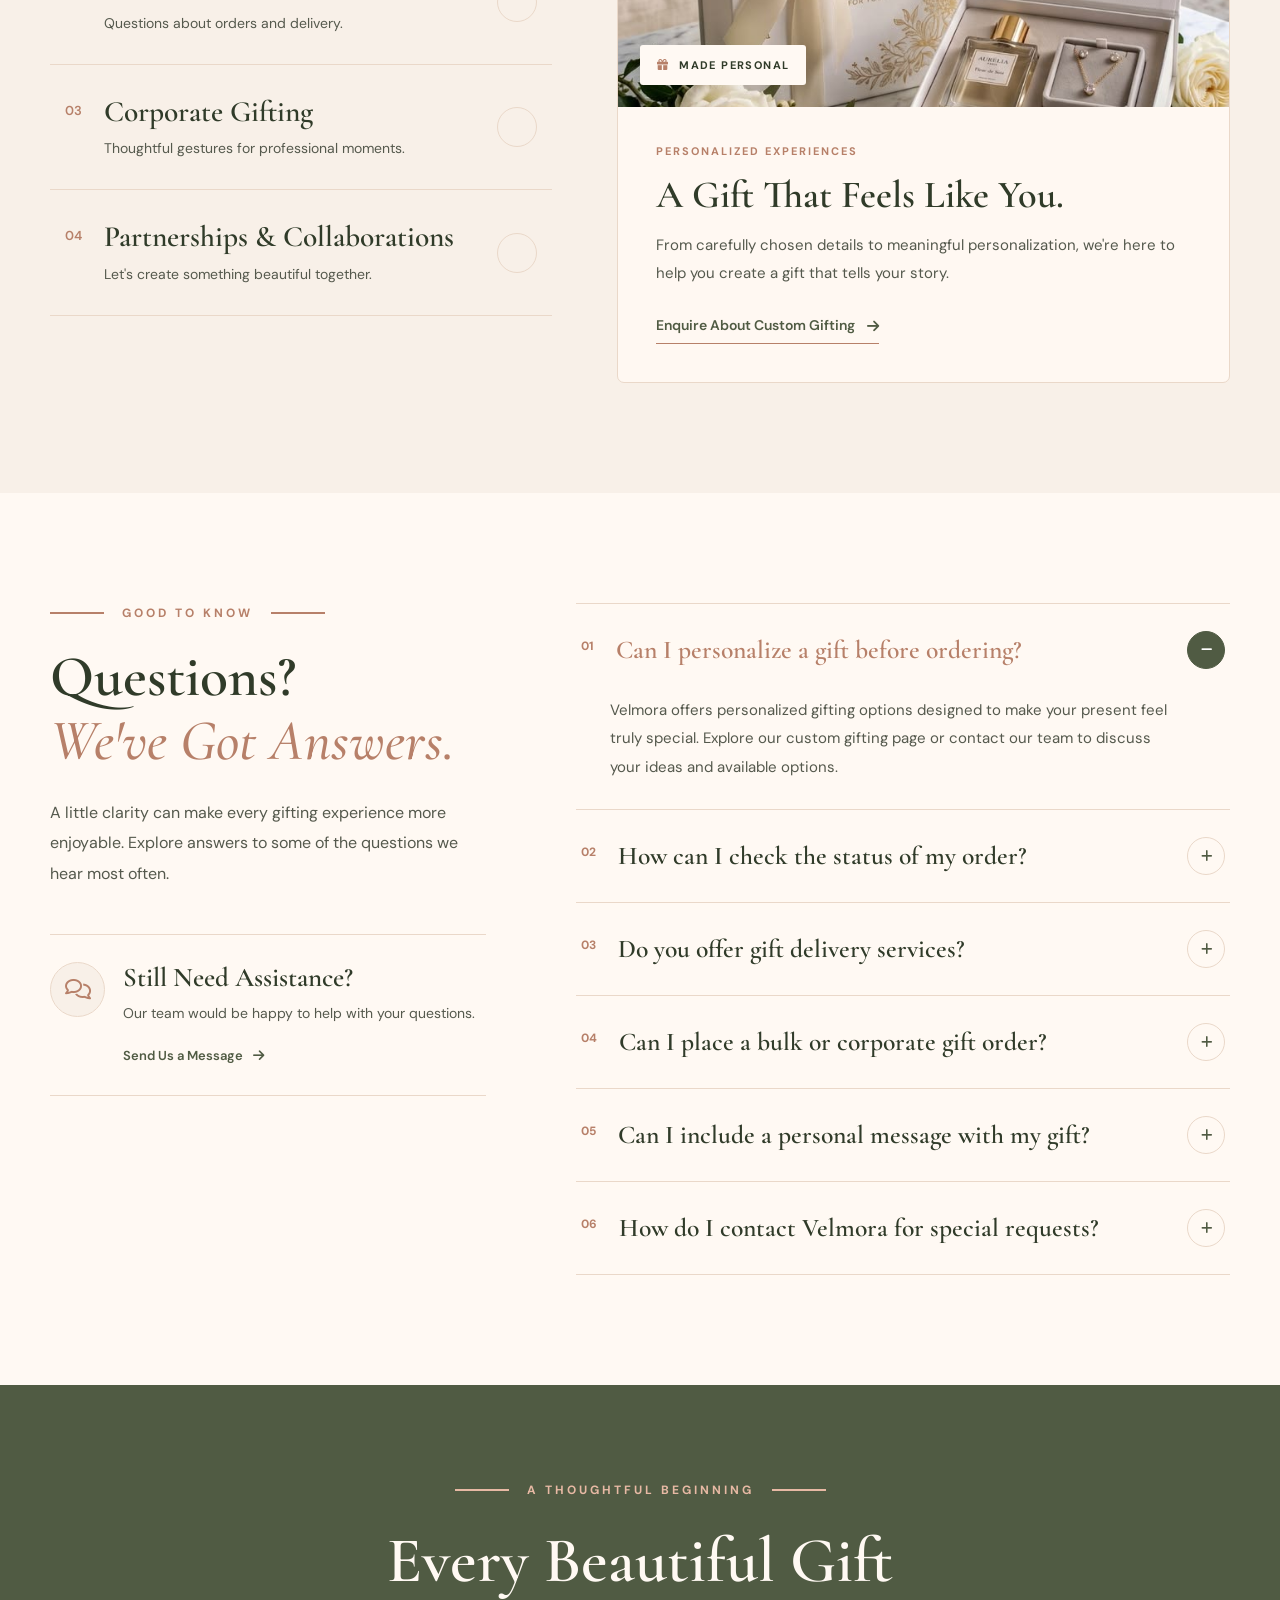
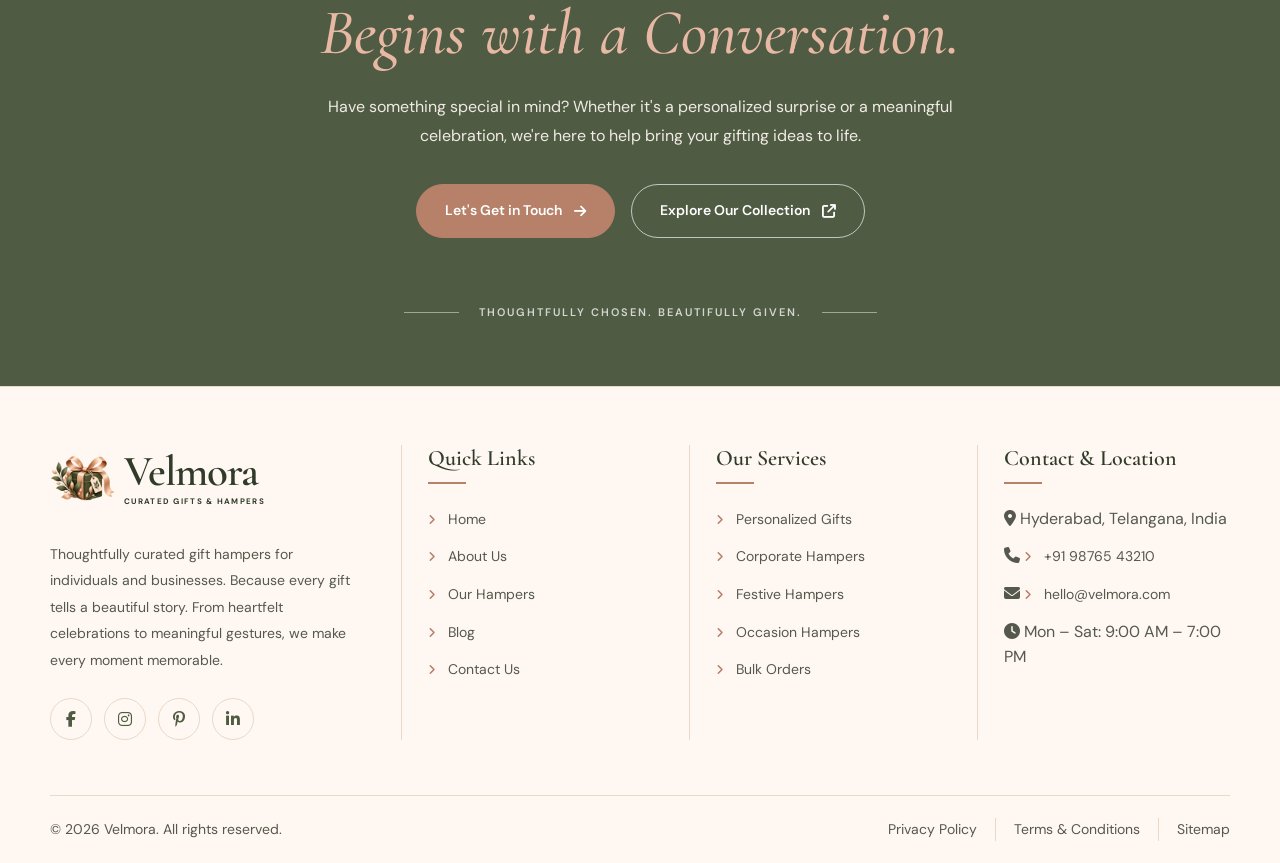
<file: contact.html>
<!DOCTYPE html>
<html lang="en" dir="ltr" data-theme="light">

<head>

    <meta charset="UTF-8">
  <meta name="viewport" content="width=device-width, initial-scale=1.0">
  <title>Velmora | Curated Gifts & Hampers</title>

  <link rel="icon" href="images/logo.png">
  <link rel="preconnect" href="https://fonts.googleapis.com">
  <link rel="preconnect" href="https://fonts.gstatic.com" crossorigin>
  <link href="https://fonts.googleapis.com/css2?family=DM+Sans:wght@400;500;600;700&family=Playfair+Display:wght@400;500;600;700&display=swap" rel="stylesheet">
  <link rel="stylesheet" href="https://cdnjs.cloudflare.com/ajax/libs/font-awesome/6.5.2/css/all.min.css">
  <link rel="stylesheet" href="nav.css">
    <link rel="stylesheet" href="contact.css">
</head>
<body>

<!-- HEADER -->
<header class="site-header">
  <div class="header-inner">

    <a href="index.html" class="brand">
      <img src="images/logo.png" alt="Velmora gift box" class="brand-logo">
      <span class="brand-info">
        <span class="brand-name">Velmora</span>
        <span class="brand-tagline">CURATED GIFTS & HAMPERS</span>
      </span>
    </a>

    <nav class="main-nav" id="mainNav" aria-label="Main navigation">
    
<!-- HOME DROPDOWN -->

<div class="nav-dropdown home-dropdown">

  <a href="index.html" class="nav-link">
    Home
    <i class="fa-solid fa-chevron-down"></i>
  </a>

  <div class="dropdown-menu">
    <a href="index.html">Home-1 The Signature Edit</a>
    <a href="home2.html">Home-2 The Luxe Collection</a>
  </div>

</div>

<a href="about.html" class="nav-link">
  About
</a>


      <div class="nav-dropdown">
        <a href="products.html" class="nav-link">
          Products 
        </a>
     
      </div>

      <div class="nav-dropdown">
        <a href="corporate.html" class="nav-link">
         Corporate Bulk Gifting 
        </a>
       
      </div>

     <div class="nav-dropdown">
        <a href="corporate.html" class="nav-link">
       Custom Gifting
        </a>
       
      </div>

      <a href="blog.html" class="nav-link">Blog</a>
       <a href="contact.html" class="nav-link active" aria-current="page">Contact</a>

      
<!-- SHOP NOW - MOBILE & TABLET ONLY -->
<a href="shop-now.html" class="mobile-shop-btn">
  Shop Now
  <i class="fa-solid fa-arrow-right"></i>
</a>

    </nav>

    <div class="header-actions">
      <button class="header-icon-btn" id="rtlToggle"
              aria-label="Switch text direction" title="Switch RTL/LTR">
        <i class="fa-solid fa-right-left"></i>
      </button>

      <button class="header-icon-btn" id="themeToggle"
              aria-label="Switch to dark mode" title="Toggle theme">
        <i class="fa-solid fa-moon"></i>
      </button>

      <a href="shop-now.html" class="header-cta">
        Shop Now <i class="fa-solid fa-arrow-right"></i>
      </a>

      <button class="hamburger" id="menuToggle"
              aria-label="Open menu" aria-expanded="false"
              aria-controls="mainNav">
        <i class="fa-solid fa-bars"></i>
      </button>
    </div>
  </div>
</header>






<!-- ==========================================
     SECTION 1 - CONTACT HERO
========================================== -->

<section class="contact-hero" id="contact-home">

    <div class="contact-hero-overlay"></div>

    <div class="contact-hero-container">

        <div class="contact-hero-content">

            <div class="contact-hero-tagline">
                <span></span>
                WE'D LOVE TO HEAR FROM YOU
                <span></span>
            </div>

            <h1>
                Let's Make Something
                <em>Beautiful Together.</em>
            </h1>

            <p>
                Have a question, a special gifting idea,
                or simply want to say hello? We're here
                to help make every thoughtful gesture
                feel extraordinary.
            </p>

            <div class="contact-hero-actions">

                <a href="#contact-form" class="contact-hero-btn">
                    Get in Touch
                    <i class="fa-solid fa-arrow-right"></i>
                </a>

                <a href="#contact-location" class="contact-hero-text-link">
                    Find Our Location
                    <i class="fa-solid fa-arrow-down"></i>
                </a>

            </div>

        </div>

    </div>

    <div class="contact-hero-bottom">
        <span>THOUGHTFUL CONVERSATIONS BEGIN HERE</span>
        <span class="contact-hero-bottom-line"></span>
        <span>VELMORA</span>
    </div>

</section>





<!-- ==========================================
     SECTION 2 - CONTACT FORM
========================================== -->

<section class="contact-conversation" id="contact-form">

    <div class="contact-conversation-container">

        <!-- LEFT CONTENT -->
        <div class="contact-conversation-intro">

            <div class="contact-conversation-tagline">
                <span></span>
                LET'S CONNECT
                <span></span>
            </div>

            <h2>
                We'd Love to
                <em>Hear Your Story.</em>
            </h2>

            <p class="contact-conversation-description">
                Every beautiful gift begins with a thoughtful
                conversation. Whether you're planning a special
                surprise, exploring custom gifting, or have
                a question about your order, we're happy to help.
            </p>

            <div class="contact-conversation-divider"></div>

            <div class="contact-conversation-promise">

                <div class="contact-conversation-promise-icon">
                    <i class="fa-regular fa-heart"></i>
                </div>

                <div>
                    <h3>Thoughtful Support</h3>
                    <p>
                        Tell us what you have in mind, and
                        we'll help you explore the possibilities.
                    </p>
                </div>

            </div>

            <div class="contact-conversation-promise">

                <div class="contact-conversation-promise-icon">
                    <i class="fa-solid fa-gift"></i>
                </div>

                <div>
                    <h3>Personal Gifting Assistance</h3>
                    <p>
                        From meaningful details to elegant
                        presentation, we're here to guide you.
                    </p>
                </div>

            </div>


<!-- ORDER SUPPORT -->
<div class="contact-conversation-promise">

    <div class="contact-conversation-promise-icon">
        <i class="fa-solid fa-box-open"></i>
    </div>

    <div>
        <h3>Order & Delivery Support</h3>
        <p>
            Have questions about your order or delivery?
            We're here to make your gifting experience smooth.
        </p>
    </div>

</div>

<!-- CORPORATE GIFTING -->
<div class="contact-conversation-promise">

    <div class="contact-conversation-promise-icon">
        <i class="fa-solid fa-handshake"></i>
    </div>

    <div>
        <h3>Corporate Gifting Solutions</h3>
        <p>
            Discover elegant gifting options for your team,
            clients, and meaningful business celebrations.
        </p>
    </div>

</div>




            <div class="contact-conversation-signature">
                <span>WITH CARE,</span>
                <strong>The Velmora Team</strong>
            </div>

        </div>

        <!-- RIGHT CONTACT FORM -->
        <div class="contact-conversation-form-wrap">

            <div class="contact-conversation-form-header">

                <span>YOUR MESSAGE MATTERS</span>

                <h3>Send Us a Message</h3>

                <p>
                    Fill in the details below and we'll
                    be happy to assist you.
                </p>

            </div>

            <form class="contact-conversation-form"
                  id="velmoraContactForm">

                <div class="contact-conversation-form-grid">

                    <!-- FULL NAME -->
                    <div class="contact-conversation-field">

                        <label for="contactName">
                            Full Name <span>*</span>
                        </label>

                        <input
                            type="text"
                            id="contactName"
                            name="name"
                            placeholder="Enter your full name"
                            autocomplete="name"
                            required
                        >

                    </div>

                    <!-- EMAIL -->
                    <div class="contact-conversation-field">

                        <label for="contactEmail">
                            Email Address <span>*</span>
                        </label>

                        <input
                            type="email"
                            id="contactEmail"
                            name="email"
                            placeholder="Enter your email address"
                            autocomplete="email"
                            required
                        >

                    </div>

                    <!-- PHONE -->
                    <div class="contact-conversation-field">

                        <label for="contactPhone">
                            Phone Number
                        </label>

                        <input
                            type="tel"
                            id="contactPhone"
                            name="phone"
                            placeholder="Enter your phone number"
                            autocomplete="tel"
                        >

                    </div>

                    <!-- ENQUIRY TYPE -->
                    <div class="contact-conversation-field">

                        <label for="contactEnquiry">
                            Enquiry Type <span>*</span>
                        </label>

                        <select
                            id="contactEnquiry"
                            name="enquiry"
                            required
                        >
                            <option value="">
                                Select enquiry type
                            </option>
                            <option value="general">
                                General Enquiry
                            </option>
                            <option value="custom">
                                Custom Gifting
                            </option>
                            <option value="order">
                                Order Assistance
                            </option>
                            <option value="corporate">
                                Corporate Gifting
                            </option>
                            <option value="collaboration">
                                Collaboration
                            </option>
                        </select>

                    </div>

                    <!-- SUBJECT -->
                    <div class="contact-conversation-field full-width">

                        <label for="contactSubject">
                            Subject <span>*</span>
                        </label>

                        <input
                            type="text"
                            id="contactSubject"
                            name="subject"
                            placeholder="What would you like to discuss?"
                            required
                        >

                    </div>

                    <!-- MESSAGE -->
                    <div class="contact-conversation-field full-width">

                        <label for="contactMessage">
                            Your Message <span>*</span>
                        </label>

                        <textarea
                            id="contactMessage"
                            name="message"
                            rows="5"
                            placeholder="Tell us a little about your enquiry..."
                            required
                        ></textarea>

                    </div>

                </div>

                <div class="contact-conversation-form-bottom">

                    <button
                        type="submit"
                        class="contact-conversation-submit"
                    >
                        Send Your Message
                        <i class="fa-solid fa-arrow-right"></i>
                    </button>

                    <p>
                        <i class="fa-solid fa-lock"></i>
                        Your information will be used to
                        respond to your enquiry.
                    </p>

                </div>

                <p class="contact-conversation-status"
                   id="contactFormStatus"
                   role="status"
                   aria-live="polite"></p>

            </form>

        </div>

    </div>

</section>





<!-- ==========================================
     SECTION 3 - WAYS TO REACH US
========================================== -->

<section class="contact-reach" id="contact-reach">

    <div class="contact-reach-container">

        <div class="contact-reach-heading">

            <div class="contact-reach-tagline">
                <span></span>
                ALWAYS HERE TO HELP
                <span></span>
            </div>

            <h2>
                Reach Us in the Way
                <em>That Suits You.</em>
            </h2>

            <p>
                A quick question or a thoughtful gifting request?
                Choose the way you'd like to connect with our team.
            </p>

        </div>

        <div class="contact-reach-grid">

            <!-- EMAIL -->
            <div class="contact-reach-item">

                <div class="contact-reach-icon">
                    <i class="fa-regular fa-envelope"></i>
                </div>

                <span class="contact-reach-number">01 / EMAIL</span>

                <h3>Write to Us</h3>

                <p>
                    Send us your questions, ideas, or
                    special gifting requests.
                </p>

                <a href="mailto:hello@example.com">
                    hello@example.com
                    <i class="fa-solid fa-arrow-up-right-from-square"></i>
                </a>

            </div>

            <!-- PHONE -->
            <div class="contact-reach-item">

                <div class="contact-reach-icon">
                    <i class="fa-solid fa-phone-volume"></i>
                </div>

                <span class="contact-reach-number">02 / PHONE</span>

                <h3>Give Us a Call</h3>

                <p>
                    Prefer a personal conversation?
                    We'd be delighted to assist.
                </p>

                <a href="tel:+910000000000">
                    +91 00000 00000
                    <i class="fa-solid fa-arrow-up-right-from-square"></i>
                </a>

            </div>

            <!-- WHATSAPP -->
            <div class="contact-reach-item">

                <div class="contact-reach-icon">
                    <i class="fa-brands fa-whatsapp"></i>
                </div>

                <span class="contact-reach-number">03 / WHATSAPP</span>

                <h3>Chat with Us</h3>

                <p>
                    Have a quick enquiry? Start
                    a conversation with our team.
                </p>

                <a href="#" class="contact-reach-whatsapp">
                    Start a Conversation
                    <i class="fa-solid fa-arrow-up-right-from-square"></i>
                </a>

            </div>

            <!-- BUSINESS HOURS -->
            <div class="contact-reach-item">

                <div class="contact-reach-icon">
                    <i class="fa-regular fa-clock"></i>
                </div>

                <span class="contact-reach-number">04 / AVAILABILITY</span>

                <h3>Business Hours</h3>

                <p>
                    Reach out during our support hours
                    for gifting assistance.
                </p>

                <div class="contact-reach-hours">
                    <span>Mon – Sat</span>
                    <strong>Hours to be confirmed</strong>
                </div>

            </div>

        </div>

    </div>

</section>







<!-- ==========================================
     SECTION 4 - OUR LOCATION
========================================== -->

<section class="contact-location" id="contact-location">

    <div class="contact-location-container">

        <!-- SECTION HEADING -->
        <div class="contact-location-heading">

            <div class="contact-location-tagline">
                <span></span>
                FIND YOUR WAY TO US
                <span></span>
            </div>

            <h2>
                A Place for
                <em>Thoughtful Connections.</em>
            </h2>

            <p>
                We'd love to welcome you. Find our location,
                explore the neighborhood, and plan your visit
                with ease.
            </p>

        </div>

        <!-- LOCATION LAYOUT -->
        <div class="contact-location-layout">

            <!-- LEFT INFORMATION -->
            <div class="contact-location-info">

                <div class="contact-location-info-top">

                    <span class="contact-location-eyebrow">
                        VISIT VELMORA
                    </span>

                    <h3>
                        Come Find
                        <em>Your Inspiration.</em>
                    </h3>

                    <p>
                        Every meaningful connection begins
                        somewhere. Discover where to find us
                        and get in touch before your visit.
                    </p>

                </div>

                <div class="contact-location-details">

                    <!-- ADDRESS -->
                    <div class="contact-location-detail">

                        <div class="contact-location-detail-icon">
                            <i class="fa-solid fa-location-dot"></i>
                        </div>

                        <div>
                            <h4>Our Address</h4>
                            <p>
                                Your Street Address,<br>
                                City, State, Postal Code
                            </p>
                        </div>

                    </div>

                    <!-- VISITING HOURS -->
                    <div class="contact-location-detail">

                        <div class="contact-location-detail-icon">
                            <i class="fa-regular fa-clock"></i>
                        </div>

                        <div>
                            <h4>Visiting Hours</h4>
                            <p>
                                Please contact us to confirm
                                availability before visiting.
                            </p>
                        </div>

                    </div>

                    <!-- CONTACT -->
                    <div class="contact-location-detail">

                        <div class="contact-location-detail-icon">
                            <i class="fa-solid fa-phone"></i>
                        </div>

                        <div>
                            <h4>Plan Your Visit</h4>
                            <p>
                                Have a question before coming?
                                Our team is happy to assist.
                            </p>
                        </div>

                    </div>

                </div>

                <a href="#contact-form"
                   class="contact-location-directions"
                   id="contactDirections">
                    Contact Us for Directions
                    <i class="fa-solid fa-arrow-right"></i>
                </a>

                <div class="contact-location-info-bottom">
                    <i class="fa-solid fa-heart"></i>
                    THOUGHTFULLY CHOSEN. BEAUTIFULLY GIVEN.
                </div>

            </div>

            <!-- RIGHT MAP -->
            <div class="contact-location-map-wrap">

                <iframe
                    class="contact-location-map"
                    title="Velmora location map"
                    src="https://www.google.com/maps?q=Hyderabad%2C%20Telangana%2C%20India&output=embed"
                    loading="lazy"
                    referrerpolicy="no-referrer-when-downgrade"
                    allowfullscreen>
                </iframe>

                <div class="contact-location-map-label">
                    <i class="fa-solid fa-map-location-dot"></i>
                    <div>
                        <strong>Find Velmora</strong>
                        <span>Map location to be confirmed</span>
                    </div>
                </div>

            </div>

        </div>

    </div>

</section>






<!-- ==========================================
     SECTION 5 - HOW CAN WE HELP
========================================== -->

<section class="contact-help" id="contact-help">

    <div class="contact-help-container">

        <!-- SECTION HEADING -->
        <div class="contact-help-heading">

            <div class="contact-help-tagline">
                <span></span>
                HERE FOR EVERY DETAIL
                <span></span>
            </div>

            <h2>
                How Can We
                <em>Help You Today?</em>
            </h2>

            <p>
                From a beautifully personalized gift to an
                important order enquiry, discover how our
                team can make your experience effortless.
            </p>

        </div>

        <!-- MAIN CONTENT -->
        <div class="contact-help-layout">

            <!-- LEFT SERVICE LIST -->
            <div class="contact-help-list">

                <button class="contact-help-option active"
                        type="button"
                        data-help="custom"
                        aria-pressed="true">

                    <span class="contact-help-number">01</span>

                    <span class="contact-help-option-content">
                        <strong>Custom Gifting</strong>
                        <small>
                            Create something uniquely meaningful.
                        </small>
                    </span>

                    <span class="contact-help-arrow">
                        <i class="fa-solid fa-arrow-up-right"></i>
                    </span>

                </button>

                <button class="contact-help-option"
                        type="button"
                        data-help="orders"
                        aria-pressed="false">

                    <span class="contact-help-number">02</span>

                    <span class="contact-help-option-content">
                        <strong>Order Assistance</strong>
                        <small>
                            Questions about orders and delivery.
                        </small>
                    </span>

                    <span class="contact-help-arrow">
                        <i class="fa-solid fa-arrow-up-right"></i>
                    </span>

                </button>

                <button class="contact-help-option"
                        type="button"
                        data-help="corporate"
                        aria-pressed="false">

                    <span class="contact-help-number">03</span>

                    <span class="contact-help-option-content">
                        <strong>Corporate Gifting</strong>
                        <small>
                            Thoughtful gestures for professional moments.
                        </small>
                    </span>

                    <span class="contact-help-arrow">
                        <i class="fa-solid fa-arrow-up-right"></i>
                    </span>

                </button>

                <button class="contact-help-option"
                        type="button"
                        data-help="collaboration"
                        aria-pressed="false">

                    <span class="contact-help-number">04</span>

                    <span class="contact-help-option-content">
                        <strong>Partnerships & Collaborations</strong>
                        <small>
                            Let's create something beautiful together.
                        </small>
                    </span>

                    <span class="contact-help-arrow">
                        <i class="fa-solid fa-arrow-up-right"></i>
                    </span>

                </button>

            </div>

            <!-- RIGHT IMAGE AND DETAILS -->
            <div class="contact-help-preview">

                <div class="contact-help-image-wrap">

                    <img
                        src="images/contact-help-custom.jpg"
                        alt="Beautifully personalized luxury gift"
                        id="contactHelpImage"
                    >

                    <div class="contact-help-image-label">
                        <i class="fa-solid fa-gift"></i>
                        <span id="contactHelpImageLabel">
                            MADE PERSONAL
                        </span>
                    </div>

                </div>

                <div class="contact-help-preview-content"
                     aria-live="polite">

                    <span id="contactHelpCategory">
                        PERSONALIZED EXPERIENCES
                    </span>

                    <h3 id="contactHelpTitle">
                        A Gift That Feels Like You.
                    </h3>

                    <p id="contactHelpDescription">
                        From carefully chosen details to meaningful
                        personalization, we're here to help you
                        create a gift that tells your story.
                    </p>

                    <a href="#contact-form"
                       class="contact-help-link"
                       id="contactHelpLink">
                        Enquire About Custom Gifting
                        <i class="fa-solid fa-arrow-right"></i>
                    </a>

                </div>

            </div>

        </div>

    </div>

</section>





<!-- ==========================================
     SECTION 6 - CONTACT FAQ
========================================== -->

<section class="contact-faq" id="contact-faq">

    <div class="contact-faq-container">

        <!-- SECTION INTRODUCTION -->
        <div class="contact-faq-intro">

            <div class="contact-faq-tagline">
                <span></span>
                GOOD TO KNOW
                <span></span>
            </div>

            <h2>
                Questions?
                <em>We've Got Answers.</em>
            </h2>

            <p>
                A little clarity can make every gifting
                experience more enjoyable. Explore answers
                to some of the questions we hear most often.
            </p>

            <div class="contact-faq-support">

                <div class="contact-faq-support-icon">
                    <i class="fa-regular fa-comments"></i>
                </div>

                <div>
                    <h3>Still Need Assistance?</h3>
                    <p>
                        Our team would be happy to help
                        with your questions.
                    </p>

                    <a href="#contact-form">
                        Send Us a Message
                        <i class="fa-solid fa-arrow-right"></i>
                    </a>
                </div>

            </div>

        </div>

        <!-- FAQ ACCORDION -->
        <div class="contact-faq-list">

            <!-- QUESTION 1 -->
            <div class="contact-faq-item active">

                <button class="contact-faq-question"
                        type="button"
                        aria-expanded="true"
                        aria-controls="contactFaqAnswer1">

                    <span class="contact-faq-number">01</span>

                    <span class="contact-faq-question-text">
                        Can I personalize a gift before ordering?
                    </span>

                    <span class="contact-faq-toggle">
                        <i class="fa-solid fa-minus"></i>
                    </span>

                </button>

                <div class="contact-faq-answer"
                     id="contactFaqAnswer1">

                    <div class="contact-faq-answer-inner">
                        <p>
                            Velmora offers personalized gifting
                            options designed to make your present
                            feel truly special. Explore our custom
                            gifting page or contact our team to
                            discuss your ideas and available options.
                        </p>
                    </div>

                </div>

            </div>

            <!-- QUESTION 2 -->
            <div class="contact-faq-item">

                <button class="contact-faq-question"
                        type="button"
                        aria-expanded="false"
                        aria-controls="contactFaqAnswer2">

                    <span class="contact-faq-number">02</span>

                    <span class="contact-faq-question-text">
                        How can I check the status of my order?
                    </span>

                    <span class="contact-faq-toggle">
                        <i class="fa-solid fa-plus"></i>
                    </span>

                </button>

                <div class="contact-faq-answer"
                     id="contactFaqAnswer2"
                     hidden>

                    <div class="contact-faq-answer-inner">
                        <p>
                            If you need an update about an order,
                            contact our support team using the form
                            above. Include your order reference
                            and email address so we can help
                            identify your purchase.
                        </p>
                    </div>

                </div>

            </div>

            <!-- QUESTION 3 -->
            <div class="contact-faq-item">

                <button class="contact-faq-question"
                        type="button"
                        aria-expanded="false"
                        aria-controls="contactFaqAnswer3">

                    <span class="contact-faq-number">03</span>

                    <span class="contact-faq-question-text">
                        Do you offer gift delivery services?
                    </span>

                    <span class="contact-faq-toggle">
                        <i class="fa-solid fa-plus"></i>
                    </span>

                </button>

                <div class="contact-faq-answer"
                     id="contactFaqAnswer3"
                     hidden>

                    <div class="contact-faq-answer-inner">
                        <p>
                            Delivery options may depend on the
                            selected product and destination.
                            Please contact our team to confirm
                            delivery availability, timelines,
                            and any applicable charges before
                            placing your order.
                        </p>
                    </div>

                </div>

            </div>

            <!-- QUESTION 4 -->
            <div class="contact-faq-item">

                <button class="contact-faq-question"
                        type="button"
                        aria-expanded="false"
                        aria-controls="contactFaqAnswer4">

                    <span class="contact-faq-number">04</span>

                    <span class="contact-faq-question-text">
                        Can I place a bulk or corporate gift order?
                    </span>

                    <span class="contact-faq-toggle">
                        <i class="fa-solid fa-plus"></i>
                    </span>

                </button>

                <div class="contact-faq-answer"
                     id="contactFaqAnswer4"
                     hidden>

                    <div class="contact-faq-answer-inner">
                        <p>
                            We welcome enquiries about corporate
                            gifting, employee appreciation, and
                            client celebrations. Share your
                            preferred quantity, budget, and
                            occasion with our team to discuss
                            suitable gifting options.
                        </p>
                    </div>

                </div>

            </div>

            <!-- QUESTION 5 -->
            <div class="contact-faq-item">

                <button class="contact-faq-question"
                        type="button"
                        aria-expanded="false"
                        aria-controls="contactFaqAnswer5">

                    <span class="contact-faq-number">05</span>

                    <span class="contact-faq-question-text">
                        Can I include a personal message with my gift?
                    </span>

                    <span class="contact-faq-toggle">
                        <i class="fa-solid fa-plus"></i>
                    </span>

                </button>

                <div class="contact-faq-answer"
                     id="contactFaqAnswer5"
                     hidden>

                    <div class="contact-faq-answer-inner">
                        <p>
                            A thoughtful note can make a gift
                            even more meaningful. Ask our team
                            about message cards and personalization
                            options available for your selected
                            gift.
                        </p>
                    </div>

                </div>

            </div>

            <!-- QUESTION 6 -->
            <div class="contact-faq-item">

                <button class="contact-faq-question"
                        type="button"
                        aria-expanded="false"
                        aria-controls="contactFaqAnswer6">

                    <span class="contact-faq-number">06</span>

                    <span class="contact-faq-question-text">
                        How do I contact Velmora for special requests?
                    </span>

                    <span class="contact-faq-toggle">
                        <i class="fa-solid fa-plus"></i>
                    </span>

                </button>

                <div class="contact-faq-answer"
                     id="contactFaqAnswer6"
                     hidden>

                    <div class="contact-faq-answer-inner">
                        <p>
                            Simply complete the contact form on
                            this page and select the enquiry
                            category that best matches your
                            request. You can describe your
                            gifting idea, preferred details,
                            and any questions you may have.
                        </p>
                    </div>

                </div>

            </div>

        </div>

    </div>

</section>






<!-- ==========================================
     SECTION 7 - CONTACT FINAL CTA
========================================== -->

<section class="contact-final-cta" id="contact-final-cta">

    <div class="contact-final-cta-container">

        <div class="contact-final-cta-tagline">
            <span></span>
            A THOUGHTFUL BEGINNING
            <span></span>
        </div>

        <h2>
            Every Beautiful Gift
            <em>Begins with a Conversation.</em>
        </h2>

        <p>
            Have something special in mind? Whether it's a
            personalized surprise or a meaningful celebration,
            we're here to help bring your gifting ideas to life.
        </p>

        <div class="contact-final-cta-actions">

            <a href="#contact-form" class="contact-final-cta-btn-primary">
                Let's Get in Touch
                <i class="fa-solid fa-arrow-right"></i>
            </a>

            <a href="products.html" class="contact-final-cta-btn-outline">
                Explore Our Collection
                <i class="fa-solid fa-arrow-up-right-from-square"></i>
            </a>

        </div>

        <div class="contact-final-cta-bottom">
            <span class="contact-final-cta-line"></span>
            <span>THOUGHTFULLY CHOSEN. BEAUTIFULLY GIVEN.</span>
            <span class="contact-final-cta-line"></span>
        </div>

    </div>

</section>





<footer class="site-footer">
  <div class="footer-inner">

    <div class="footer-about">
      <a href="index.html" class="brand footer-brand">
        <img src="images/logo.png" alt="Velmora gift box" class="brand-logo">
        <span class="brand-info">
          <span class="brand-name">Velmora</span>
          <span class="brand-tagline">CURATED GIFTS & HAMPERS</span>
        </span>
      </a>
     <p>
  Thoughtfully curated gift hampers for individuals
  and businesses. Because every gift tells a
  beautiful story. From heartfelt celebrations to
  meaningful gestures, we make every moment memorable.
</p>
       <!-- SOCIAL MEDIA ICONS -->
  <div class="footer-social">
    <a href="https://www.facebook.com/" target="_blank"
       rel="noopener noreferrer" aria-label="Facebook">
      <i class="fa-brands fa-facebook-f"></i>
    </a>

    <a href="https://www.instagram.com/" target="_blank"
       rel="noopener noreferrer" aria-label="Instagram">
      <i class="fa-brands fa-instagram"></i>
    </a>

    <a href="https://www.pinterest.com/" target="_blank"
       rel="noopener noreferrer" aria-label="Pinterest">
      <i class="fa-brands fa-pinterest-p"></i>
    </a>

    <a href="https://www.linkedin.com/" target="_blank"
       rel="noopener noreferrer" aria-label="LinkedIn">
      <i class="fa-brands fa-linkedin-in"></i>
    </a>
  </div>
    </div>

    <div class="footer-column">
      <h3>Quick Links</h3>
      <ul>
        <li><a href="index.html">Home</a></li>
        <li><a href="about.html">About Us</a></li>
        <li><a href="products.html">Our Hampers</a></li>

        <li><a href="blog.html">Blog</a></li>
        <li><a href="contact.html">Contact Us</a></li>
      </ul>
    </div>

    <div class="footer-column">
      <h3>Our Services</h3>
      <ul>
        <li><a href="customization.html">Personalized Gifts</a></li>
        <li><a href="corporate.html">Corporate Hampers</a></li>
        <li><a href="products.html#festive">Festive Hampers</a></li>
        <li><a href="products.html#occasions">Occasion Hampers</a></li>
        <li><a href="corporate.html#bulk">Bulk Orders</a></li>
   
      </ul>
    </div>

    <div class="footer-column">
  <h3>Contact & Location</h3>

  <ul>
    <li>
      <i class="fa-solid fa-location-dot"></i>
      <span>Hyderabad, Telangana, India</span>
    </li>

    <li>
      <i class="fa-solid fa-phone"></i>
      <a href="tel:+91XXXXXXXXXX">
        +91 98765 43210
      </a>
    </li>

    <li>
      <i class="fa-solid fa-envelope"></i>
      <a href="mailto:hello@velmora.com">
        hello@velmora.com
      </a>
    </li>

    <li>
      <i class="fa-solid fa-clock"></i>
      <span>Mon – Sat: 9:00 AM – 7:00 PM</span>
    </li>
  </ul>
    </div>

  </div>

  <div class="footer-bottom">
    <p>© 2026 Velmora. All rights reserved.</p>
    <div class="footer-legal">
      <a href="privacy.html">Privacy Policy</a>
      <a href="terms.html">Terms & Conditions</a>
      <a href="sitemap.html">Sitemap</a>
    </div>
  </div>
</footer>
<script src="nav.js"></script>
<script src="contact.js"></script>
</body>
</html>
</file>
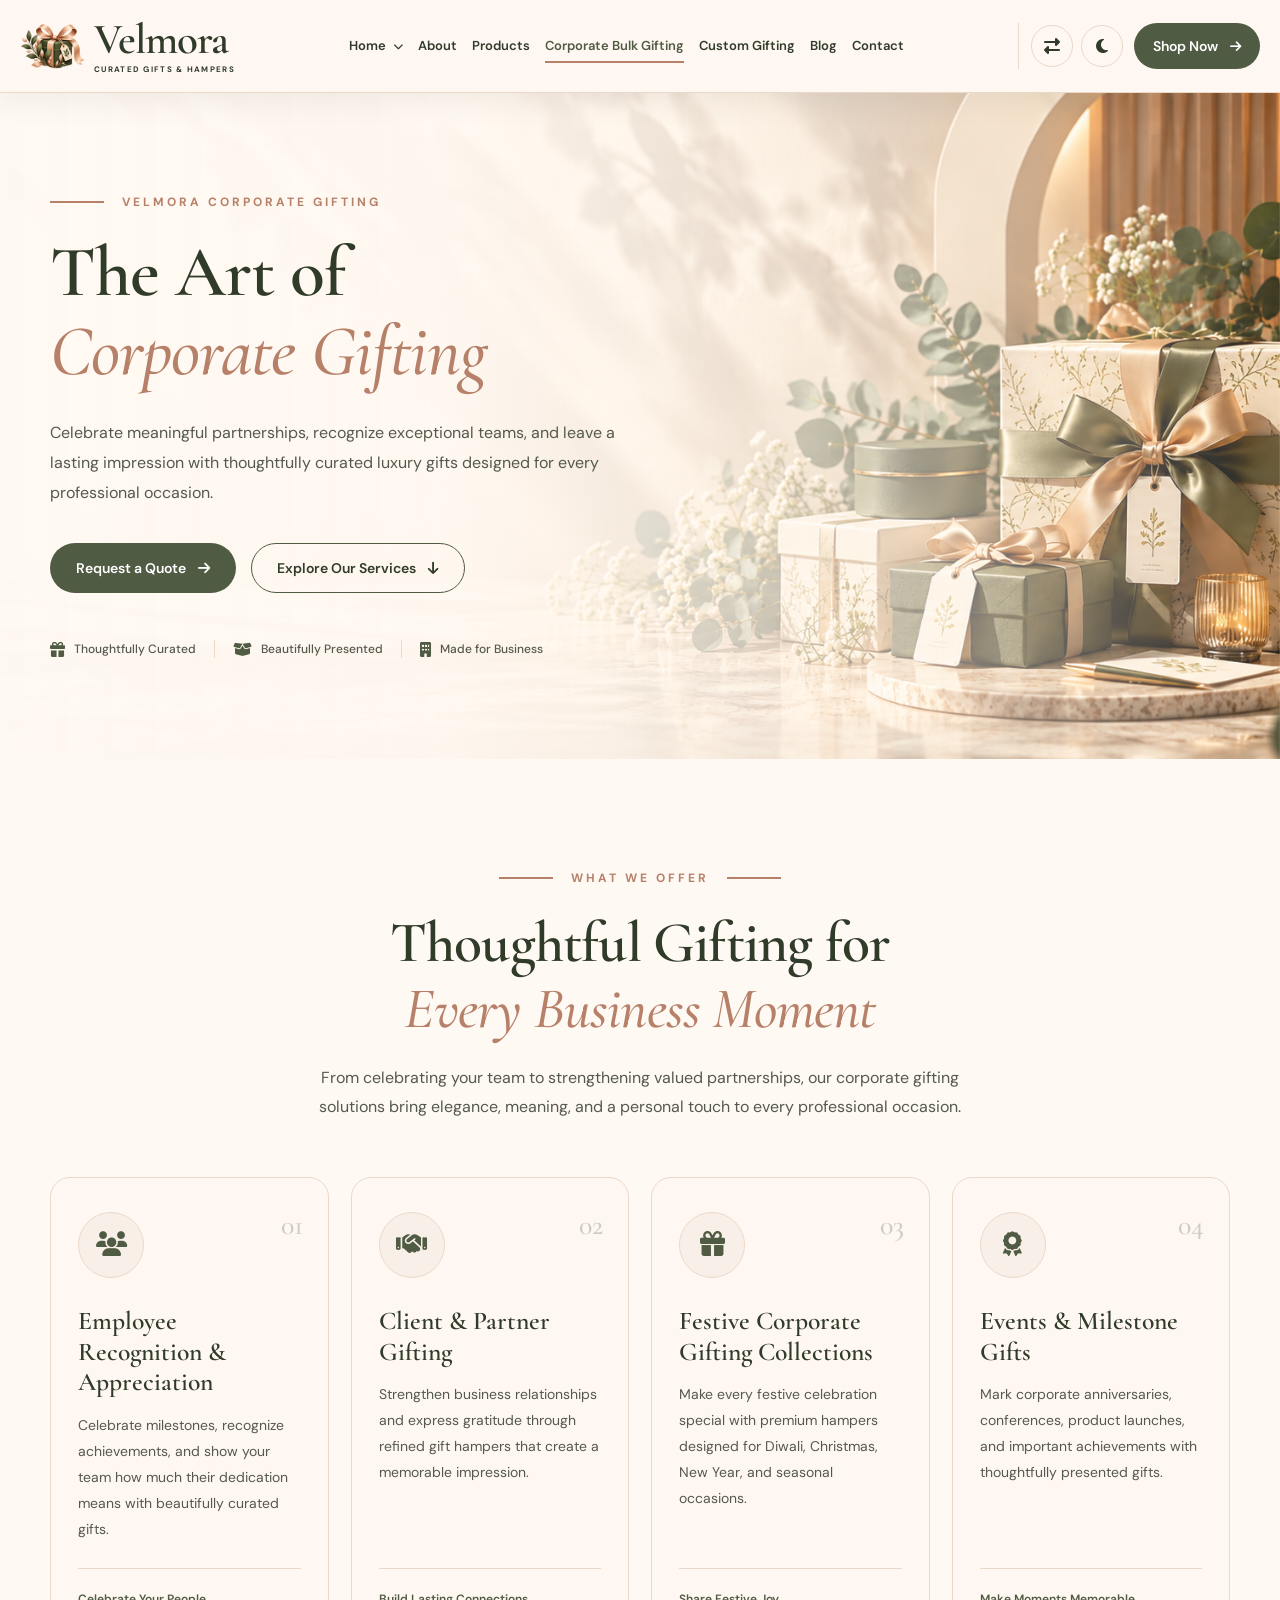
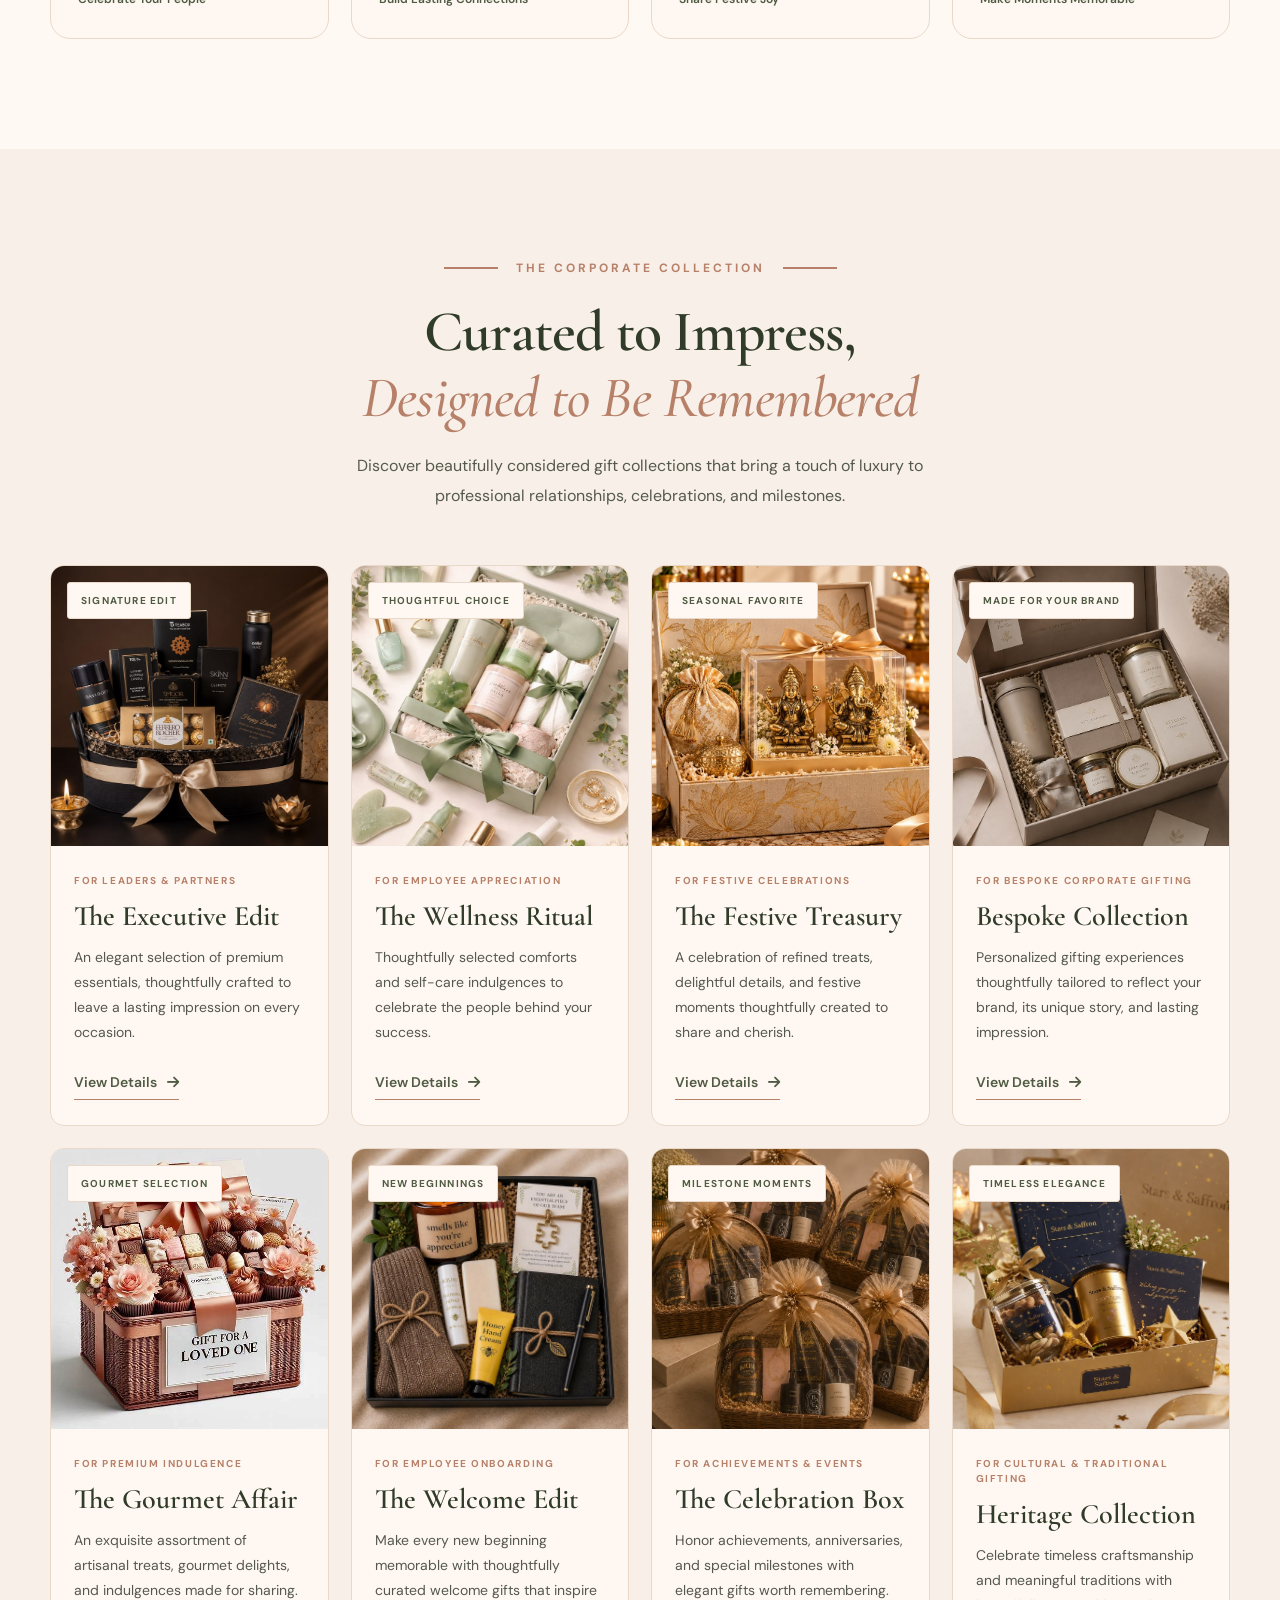
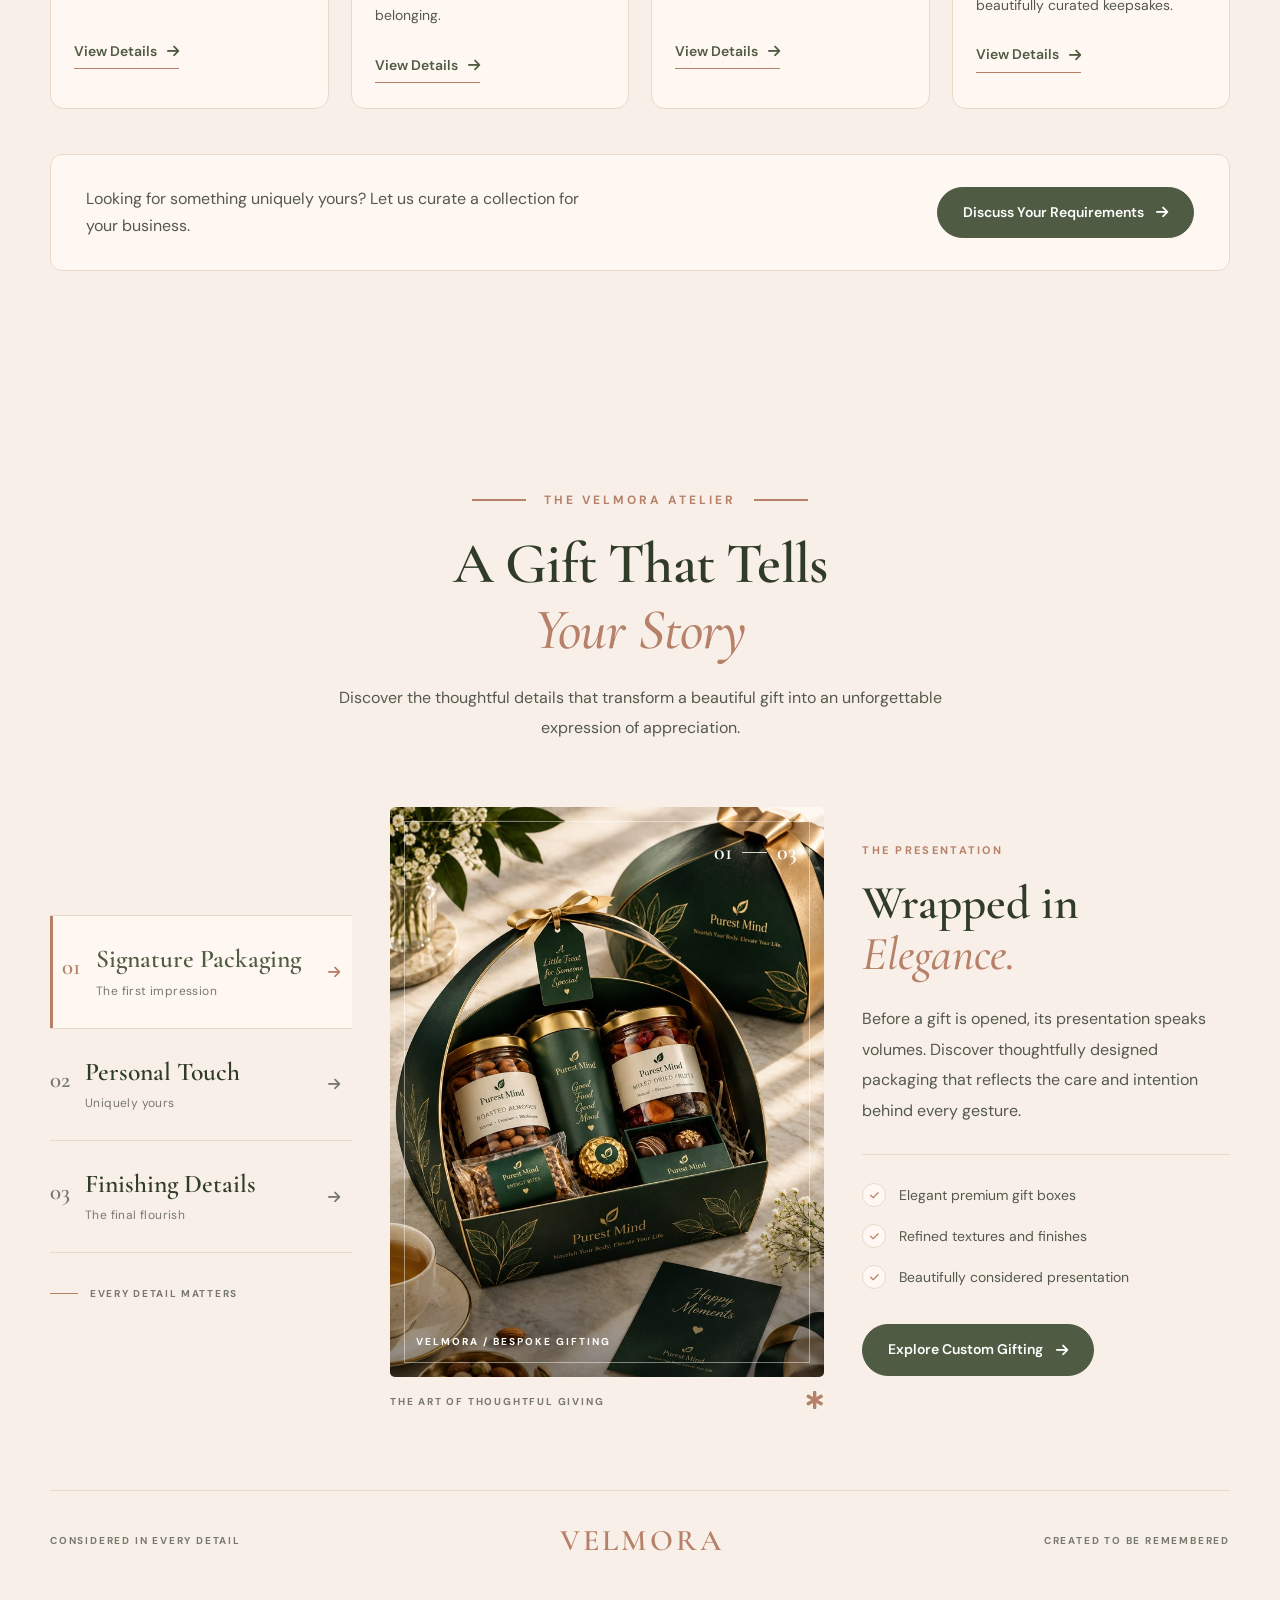
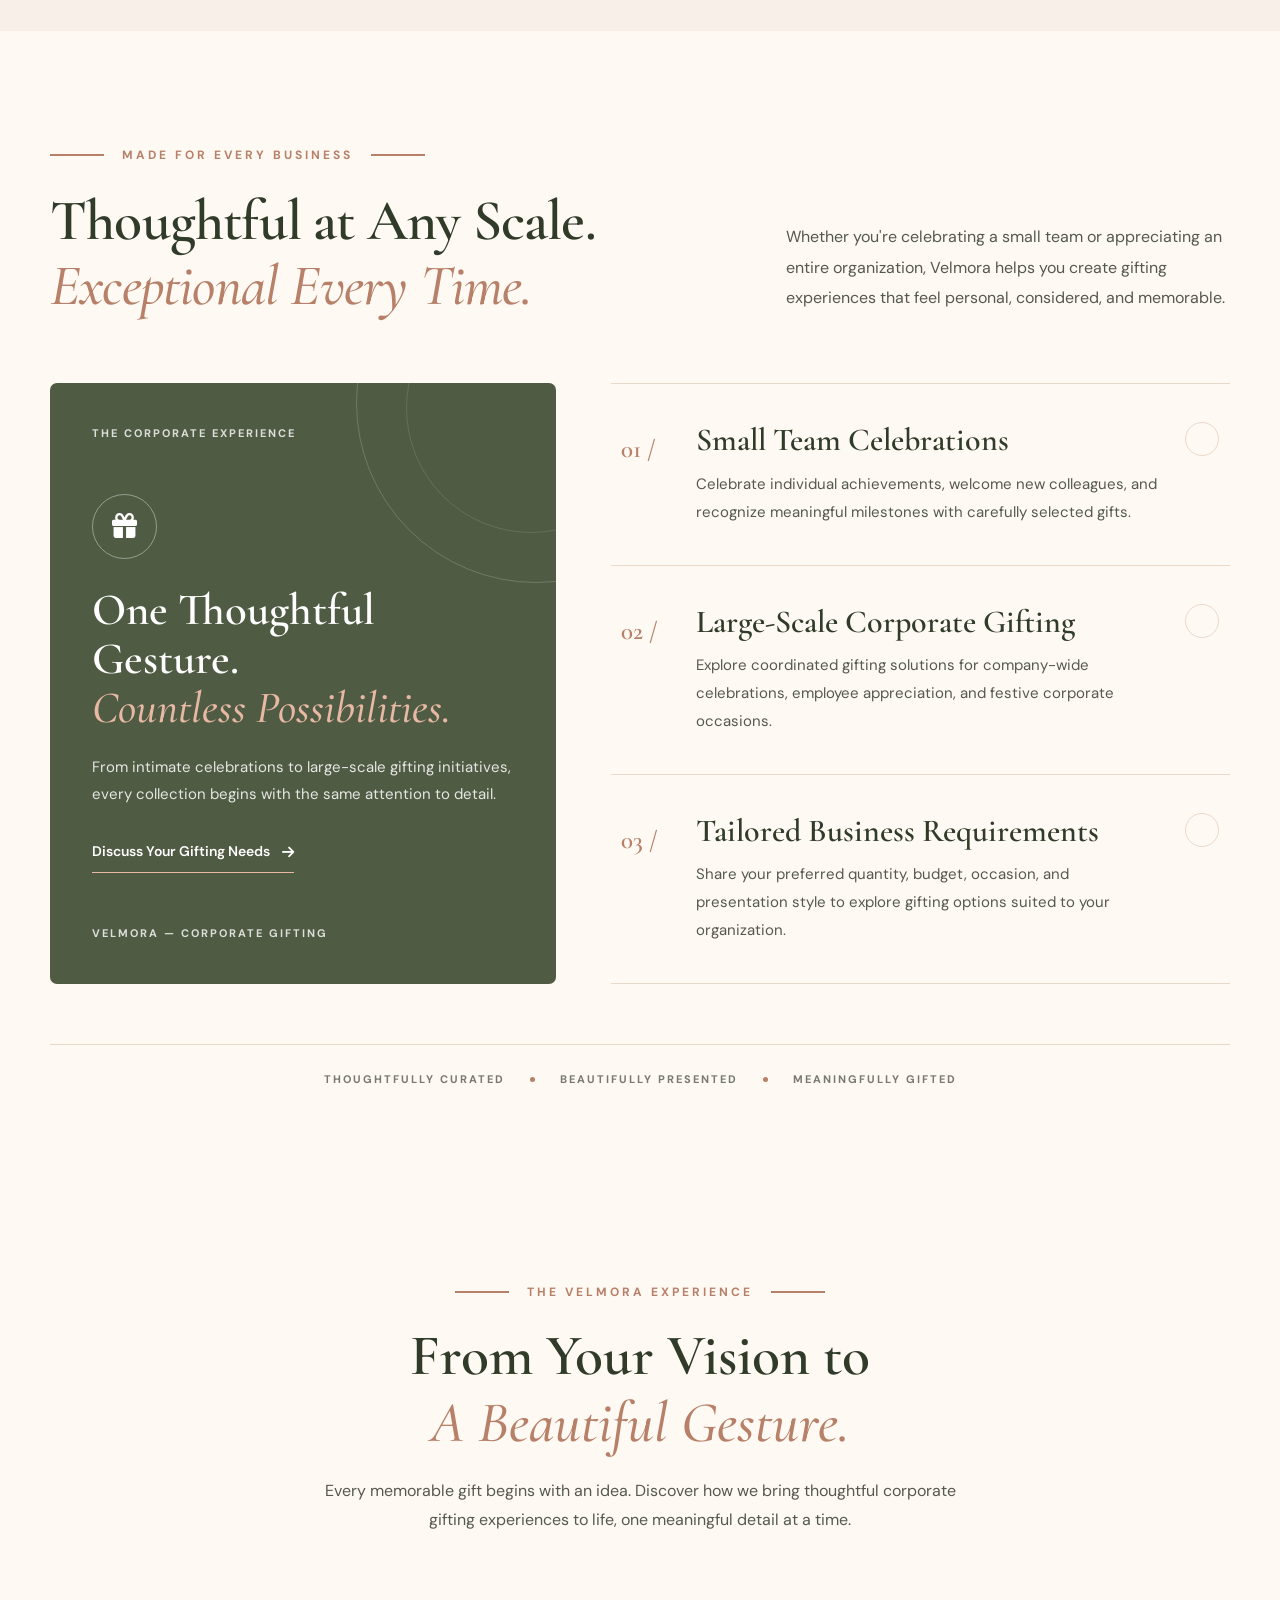
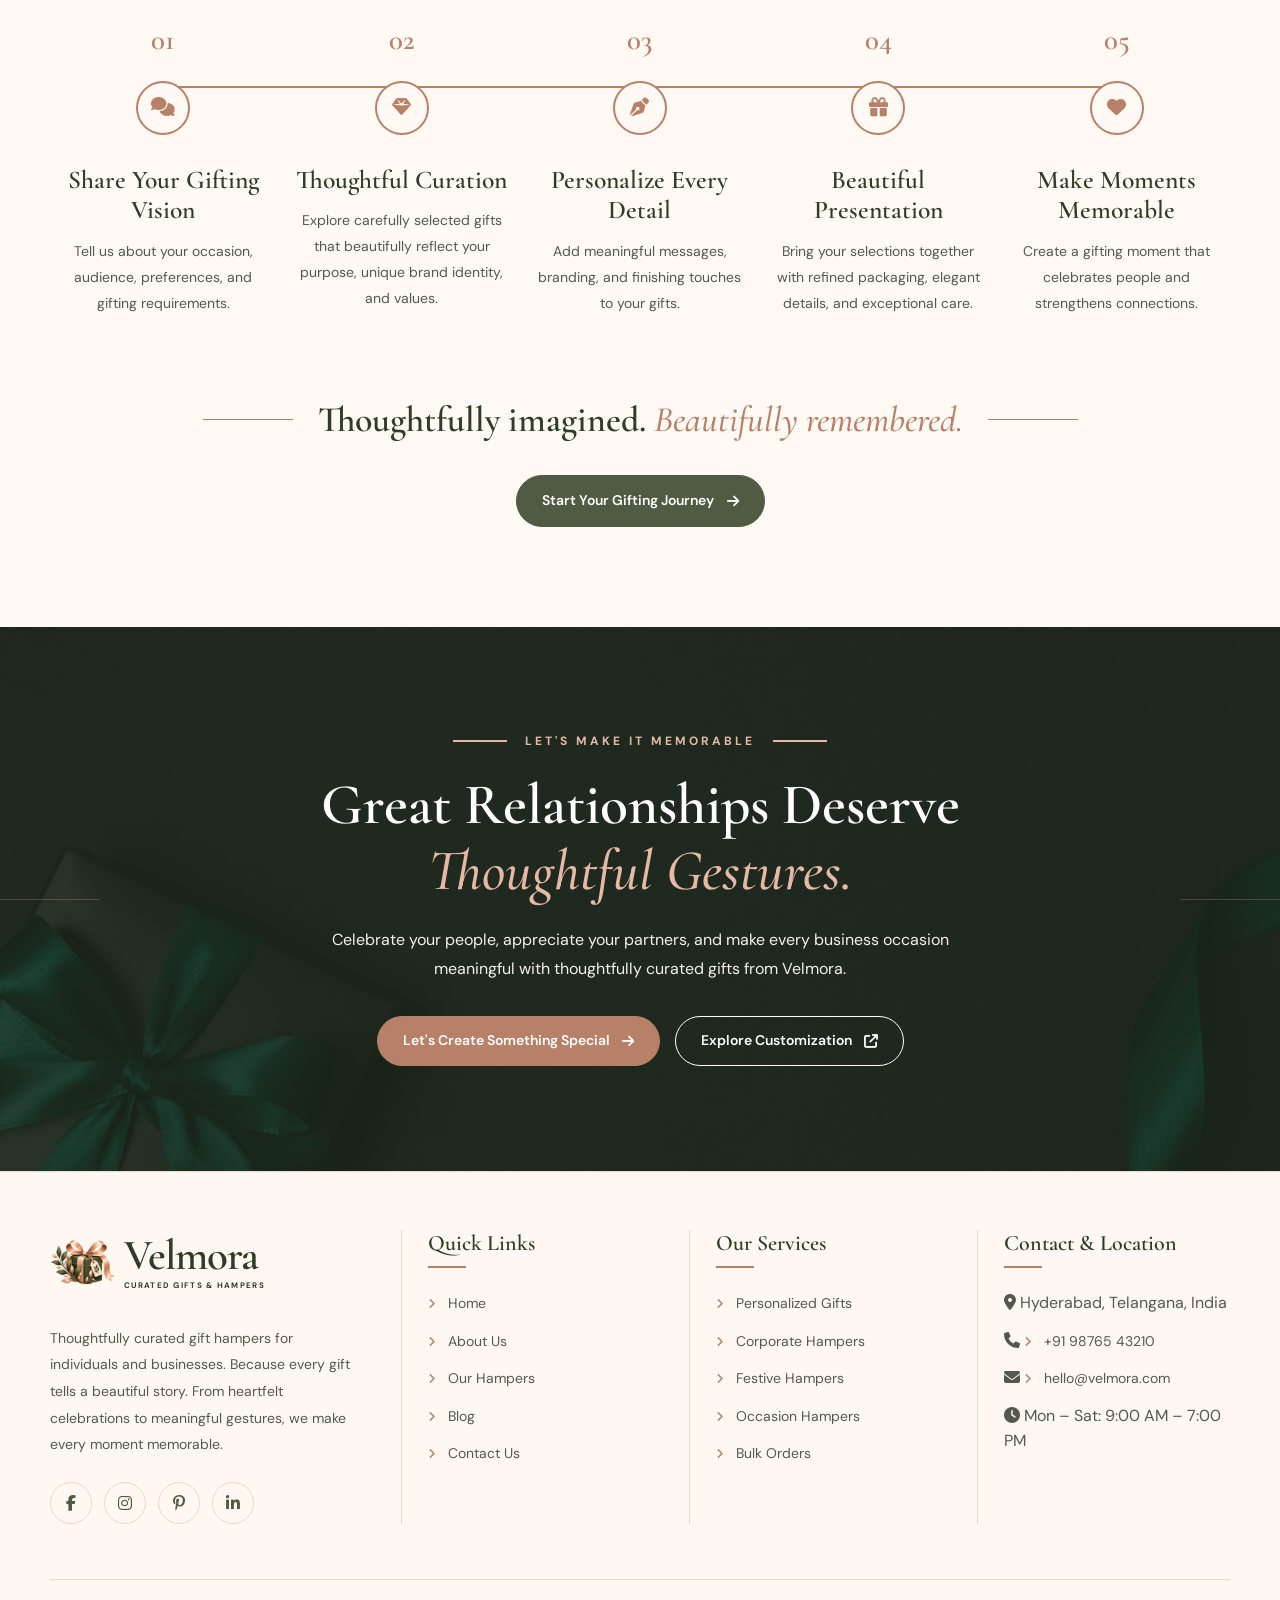
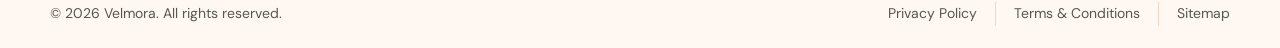
<file: corporate.html>
<!DOCTYPE html>
<html lang="en" dir="ltr" data-theme="light">

<head>

    <meta charset="UTF-8">
  <meta name="viewport" content="width=device-width, initial-scale=1.0">
  <title>Velmora | Curated Gifts & Hampers</title>

  <link rel="icon" href="images/logo.png">
  <link rel="preconnect" href="https://fonts.googleapis.com">
  <link rel="preconnect" href="https://fonts.gstatic.com" crossorigin>
  <link href="https://fonts.googleapis.com/css2?family=DM+Sans:wght@400;500;600;700&family=Playfair+Display:wght@400;500;600;700&display=swap" rel="stylesheet">
  <link rel="stylesheet" href="https://cdnjs.cloudflare.com/ajax/libs/font-awesome/6.5.2/css/all.min.css">
  <link rel="stylesheet" href="nav.css">
    <link rel="stylesheet" href="corporate.css">
</head>
<body>

<!-- HEADER -->
<header class="site-header">
  <div class="header-inner">

    <a href="index.html" class="brand">
      <img src="images/logo.png" alt="Velmora gift box" class="brand-logo">
      <span class="brand-info">
        <span class="brand-name">Velmora</span>
        <span class="brand-tagline">CURATED GIFTS & HAMPERS</span>
      </span>
    </a>

    <nav class="main-nav" id="mainNav" aria-label="Main navigation">
    
<!-- HOME DROPDOWN -->

<div class="nav-dropdown home-dropdown">

  <a href="index.html" class="nav-link">
    Home
    <i class="fa-solid fa-chevron-down"></i>
  </a>

  <div class="dropdown-menu">
    <a href="index.html">Home-1 The Signature Edit</a>
    <a href="home2.html">Home-2 The Luxe Collection</a>
  </div>

</div>

<a href="about.html" class="nav-link">
  About
</a>


      <div class="nav-dropdown">
        <a href="products.html" class="nav-link">
          Products 
        </a>
     
      </div>

      <div class="nav-dropdown">
        <a href="corporate.html" class="nav-link active" aria-current="page">
         Corporate Bulk Gifting 
        </a>
       
      </div>

     <div class="nav-dropdown">
        <a href="customization.html" class="nav-link">
    Custom Gifting
</a>
       
      </div>

      <a href="blog.html" class="nav-link">Blog</a>
      <a href="contact.html" class="nav-link">Contact</a>

      
<!-- SHOP NOW - MOBILE & TABLET ONLY -->
<a href="shop-now.html" class="mobile-shop-btn">
  Shop Now
  <i class="fa-solid fa-arrow-right"></i>
</a>

    </nav>

    <div class="header-actions">
      <button class="header-icon-btn" id="rtlToggle"
              aria-label="Switch text direction" title="Switch RTL/LTR">
        <i class="fa-solid fa-right-left"></i>
      </button>

      <button class="header-icon-btn" id="themeToggle"
              aria-label="Switch to dark mode" title="Toggle theme">
        <i class="fa-solid fa-moon"></i>
      </button>

   <a href="shop-now.html" class="header-cta">
        Shop Now <i class="fa-solid fa-arrow-right"></i>
      </a>

      <button class="hamburger" id="menuToggle"
              aria-label="Open menu" aria-expanded="false"
              aria-controls="mainNav">
        <i class="fa-solid fa-bars"></i>
      </button>
    </div>
  </div>
</header>







<!-- =========================================
     CORPORATE BULK GIFTING - BANNER
========================================= -->

<section class="cg-banner" id="corporate-home">

    <div class="cg-banner-bg" aria-hidden="true"></div>
    <div class="cg-banner-overlay" aria-hidden="true"></div>

    <div class="cg-banner-container">

        <div class="cg-banner-content">

            <div class="cg-banner-tagline">
                <span class="cg-tagline-line"></span>
                <span>VELMORA CORPORATE GIFTING</span>
            </div>

            <h1>
                The Art of
                <span>Corporate Gifting</span>
            </h1>

            <p class="cg-banner-description">
                Celebrate meaningful partnerships, recognize
                exceptional teams, and leave a lasting impression
                with thoughtfully curated luxury gifts designed
                for every professional occasion.
            </p>

            <div class="cg-banner-buttons">

                <a href="contact.html" class="cg-btn-primary">
                    Request a Quote
                    <i class="fa-solid fa-arrow-right"></i>
                </a>

                <a href="#corporate-solutions" class="cg-btn-outline">
                    Explore Our Services
                    <i class="fa-solid fa-arrow-down"></i>
                </a>

            </div>

            <div class="cg-banner-bottom">
                <span>
                    <i class="fa-solid fa-gift"></i>
                    Thoughtfully Curated
                </span>

                <span class="cg-bottom-divider"></span>

                <span>
                    <i class="fa-solid fa-box-open"></i>
                    Beautifully Presented
                </span>

                <span class="cg-bottom-divider"></span>

                <span>
                    <i class="fa-solid fa-building"></i>
                    Made for Business
                </span>
            </div>

        </div>

    </div>

</section>




<!-- ==========================================
     SECTION 2 - CORPORATE GIFTING SOLUTIONS
========================================== -->

<section class="cg-solutions" id="corporate-solutions">

    <div class="cg-solutions-container">

        <!-- SECTION HEADING -->
        <div class="cg-solutions-heading cg-reveal">

            <div class="cg-section-tagline">
                <span></span>
                WHAT WE OFFER
                <span></span>
            </div>

            <h2>
                Thoughtful Gifting for
                <em>Every Business Moment</em>
            </h2>

            <p>
                From celebrating your team to strengthening
                valued partnerships, our corporate gifting
                solutions bring elegance, meaning, and a
                personal touch to every professional occasion.
            </p>

        </div>

        <!-- SERVICE CARDS -->
        <div class="cg-solutions-grid">

            <!-- CARD 1 -->
            <article class="cg-solution-card cg-reveal">

                <div class="cg-solution-number">01</div>

                <div class="cg-solution-icon">
                    <i class="fa-solid fa-users"></i>
                </div>

                <h3>Employee Recognition & Appreciation</h3>

                <p>
                    Celebrate milestones, recognize achievements,
                    and show your team how much their dedication
                    means with beautifully curated gifts.
                </p>

                <div class="cg-solution-bottom">
                    <span>Celebrate Your People</span>
                    <i class="fa-solid fa-arrow-up-right"></i>
                </div>

            </article>

            <!-- CARD 2 -->
            <article class="cg-solution-card cg-reveal">

                <div class="cg-solution-number">02</div>

                <div class="cg-solution-icon">
                    <i class="fa-solid fa-handshake"></i>
                </div>

                <h3>Client & Partner Gifting</h3>

                <p>
                    Strengthen business relationships and express
                    gratitude through refined gift hampers that
                    create a memorable impression.
                </p>

                <div class="cg-solution-bottom">
                    <span>Build Lasting Connections</span>
                    <i class="fa-solid fa-arrow-up-right"></i>
                </div>

            </article>

            <!-- CARD 3 -->
            <article class="cg-solution-card cg-reveal">

                <div class="cg-solution-number">03</div>

                <div class="cg-solution-icon">
                    <i class="fa-solid fa-gift"></i>
                </div>

                <h3>Festive Corporate Gifting Collections</h3>

                <p>
                    Make every festive celebration special with
                    premium hampers designed for Diwali, Christmas,
                    New Year, and seasonal occasions.
                </p>

                <div class="cg-solution-bottom">
                    <span>Share Festive Joy</span>
                    <i class="fa-solid fa-arrow-up-right"></i>
                </div>

            </article>

            <!-- CARD 4 -->
            <article class="cg-solution-card cg-reveal">

                <div class="cg-solution-number">04</div>

                <div class="cg-solution-icon">
                    <i class="fa-solid fa-award"></i>
                </div>

                <h3>Events & Milestone Gifts</h3>

                <p>
                    Mark corporate anniversaries, conferences,
                    product launches, and important achievements
                    with thoughtfully presented gifts.
                </p>

                <div class="cg-solution-bottom">
                    <span>Make Moments Memorable</span>
                    <i class="fa-solid fa-arrow-up-right"></i>
                </div>

            </article>

        </div>

    </div>

</section>





<!-- ==========================================
     SECTION 3 - THE CORPORATE COLLECTION
========================================== -->




<section class="cg-collection" id="bulk">

    <div class="cg-collection-container">

        <!-- SECTION HEADING -->
        <div class="cg-collection-heading">

            <div class="cg-collection-tagline">
                <span></span>
                THE CORPORATE COLLECTION
                <span></span>
            </div>

            <h2>
                Curated to Impress,
                <em>Designed to Be Remembered</em>
            </h2>

            <p>
                Discover beautifully considered gift collections
                that bring a touch of luxury to professional
                relationships, celebrations, and milestones.
            </p>

        </div>

        <!-- COLLECTION GRID -->
        <div class="cg-collection-grid">

            <!-- CARD 1 -->
            <article class="cg-collection-card">

                <div class="cg-collection-image">

                    <img
                        src="images/corporate-executive.jpg"
                        alt="Premium executive corporate gift hamper"
                        loading="lazy"
                    >

                    <span class="cg-collection-label">
                        SIGNATURE EDIT
                    </span>

                </div>

                <div class="cg-collection-content">

                    <span class="cg-collection-category">
                        FOR LEADERS & PARTNERS
                    </span>

                    <h3>The Executive Edit</h3>

                    <p>
                        An elegant selection of premium essentials, thoughtfully crafted to leave a lasting impression on every occasion.
                    </p>

                    <a href="service-details.html#corporate-hampers" class="cg-collection-link">
                        View Details
                        <i class="fa-solid fa-arrow-right"></i>
                    </a>

                </div>

            </article>

            <!-- CARD 2 -->
            <article class="cg-collection-card">

                <div class="cg-collection-image">

                    <img
                        src="images/corporate-wellness.jpg"
                        alt="Corporate wellness gift hamper"
                        loading="lazy"
                    >

                    <span class="cg-collection-label">
                        THOUGHTFUL CHOICE
                    </span>

                </div>

                <div class="cg-collection-content">

                    <span class="cg-collection-category">
                        FOR EMPLOYEE APPRECIATION
                    </span>

                    <h3>The Wellness Ritual</h3>

                    <p>
                        Thoughtfully selected comforts and
                        self-care indulgences to celebrate
                        the people behind your success.
                    </p>

                    <a href="service-details.html#corporate-hampers" class="cg-collection-link">
                        View Details
                        <i class="fa-solid fa-arrow-right"></i>
                    </a>

                </div>

            </article>

            <!-- CARD 3 -->
            <article class="cg-collection-card">

                <div class="cg-collection-image">

                    <img
                        src="images/corporate-festive.jpg"
                        alt="Luxury festive corporate gift box"
                        loading="lazy"
                    >

                    <span class="cg-collection-label">
                        SEASONAL FAVORITE
                    </span>

                </div>

                <div class="cg-collection-content">

                    <span class="cg-collection-category">
                        FOR FESTIVE CELEBRATIONS
                    </span>

                    <h3>The Festive Treasury</h3>

                    <p>
                      A celebration of refined treats, delightful details, and festive moments thoughtfully created to share and cherish.
                    </p>

                    <a href="service-details.html#festive-hampers" class="cg-collection-link">
                        View Details
                        <i class="fa-solid fa-arrow-right"></i>
                    </a>

                </div>

            </article>

            <!-- CARD 4 -->
            <article class="cg-collection-card">

                <div class="cg-collection-image">

                    <img
                        src="images/corporate-bespoke.jpg"
                        alt="Personalized luxury corporate gift hamper"
                        loading="lazy"
                    >

                    <span class="cg-collection-label">
                        MADE FOR YOUR BRAND
                    </span>

                </div>

                <div class="cg-collection-content">

                    <span class="cg-collection-category">
                        FOR BESPOKE CORPORATE GIFTING
                    </span>

                    <h3>Bespoke Collection</h3>

                    <p>
                      Personalized gifting experiences thoughtfully tailored to reflect your brand, its unique story, and lasting impression.
                    </p>

                    <a href="service-details.html#personalized-gifts" class="cg-collection-link">
                        View Details
                        <i class="fa-solid fa-arrow-right"></i>
                    </a>

                </div>

            </article>

            <!-- CARD 5 -->
            <article class="cg-collection-card">

                <div class="cg-collection-image">

                    <img
                        src="images/corporate-gourmet.jpg"
                        alt="Luxury gourmet food and chocolate gift hamper"
                        loading="lazy"
                    >

                    <span class="cg-collection-label">
                        GOURMET SELECTION
                    </span>

                </div>

                <div class="cg-collection-content">

                    <span class="cg-collection-category">
                        FOR PREMIUM INDULGENCE
                    </span>

                    <h3>The Gourmet Affair</h3>

                    <p>
                        An exquisite assortment of artisanal
                        treats, gourmet delights, and
                        indulgences made for sharing.
                    </p>

                    <a href="service-details.html#corporate-hampers" class="cg-collection-link">
                        View Details
                        <i class="fa-solid fa-arrow-right"></i>
                    </a>

                </div>

            </article>

            <!-- CARD 6 -->
            <article class="cg-collection-card">

                <div class="cg-collection-image">

                    <img
                        src="images/corporate-welcome.jpg"
                        alt="Premium employee onboarding welcome gift box"
                        loading="lazy"
                    >

                    <span class="cg-collection-label">
                        NEW BEGINNINGS
                    </span>

                </div>

                <div class="cg-collection-content">

                    <span class="cg-collection-category">
                        FOR EMPLOYEE ONBOARDING
                    </span>

                    <h3>The Welcome Edit</h3>

                    <p>
                        Make every new beginning memorable
                        with thoughtfully curated welcome
                        gifts that inspire belonging.
                    </p>

                    <a href="service-details.html#bulk-orders" class="cg-collection-link">
                        View Details
                        <i class="fa-solid fa-arrow-right"></i>
                    </a>

                </div>

            </article>

            <!-- CARD 7 -->
            <article class="cg-collection-card">

                <div class="cg-collection-image">

                    <img
                        src="images/corporate-celebration.jpg"
                        alt="Elegant corporate celebration and milestone gift box"
                        loading="lazy"
                    >

                    <span class="cg-collection-label">
                        MILESTONE MOMENTS
                    </span>

                </div>

                <div class="cg-collection-content">

                    <span class="cg-collection-category">
                        FOR ACHIEVEMENTS & EVENTS
                    </span>

                    <h3>The Celebration Box</h3>

                    <p>
                        Honor achievements, anniversaries,
                        and special milestones with
                        elegant gifts worth remembering.
                    </p>

                    <a href="service-details.html#occasion-hampers" class="cg-collection-link">
                        View Details
                        <i class="fa-solid fa-arrow-right"></i>
                    </a>

                </div>

            </article>

            <!-- CARD 8 -->
            <article class="cg-collection-card">

                <div class="cg-collection-image">

                    <img
                        src="images/corporate-heritage.jpg"
                        alt="Traditional handcrafted luxury corporate gift hamper"
                        loading="lazy"
                    >

                    <span class="cg-collection-label">
                        TIMELESS ELEGANCE
                    </span>

                </div>

                <div class="cg-collection-content">

                    <span class="cg-collection-category">
                        FOR CULTURAL & TRADITIONAL GIFTING
                    </span>

                    <h3>Heritage Collection</h3>

                    <p>
                        Celebrate timeless craftsmanship
                        and meaningful traditions with
                        beautifully curated keepsakes.
                    </p>

                    <a href="service-details.html#corporate-hampers" class="cg-collection-link">
                        View Details
                        <i class="fa-solid fa-arrow-right"></i>
                    </a>

                </div>

            </article>

        </div>

        <!-- BOTTOM ACTION -->
        <div class="cg-collection-bottom">

            <p>
                Looking for something uniquely yours?
                Let us curate a collection for your business.
            </p>

            <a href="contact.html" class="cg-collection-btn">
                Discuss Your Requirements
                <i class="fa-solid fa-arrow-right"></i>
            </a>

        </div>

    </div>

</section>






<!-- ==========================================
     SECTION 4 - THE VELMORA GIFT ATELIER
========================================== -->

<section class="cg-atelier" id="gift-atelier">

    <div class="cg-atelier-container">

        <!-- SECTION HEADING -->
        <div class="cg-atelier-heading">

            <div class="cg-atelier-tagline">
                <span></span>
                THE VELMORA ATELIER
                <span></span>
            </div>

            <h2>
                A Gift That Tells
                <em>Your Story</em>
            </h2>

            <p>
                Discover the thoughtful details that transform
                a beautiful gift into an unforgettable expression
                of appreciation.
            </p>

        </div>

        <!-- INTERACTIVE ATELIER -->
        <div class="cg-atelier-showcase">

            <!-- LEFT NAVIGATION -->
            <div class="cg-atelier-nav"
                 role="tablist"
                 aria-label="Explore gifting details">

                <button
                    class="cg-atelier-tab active"
                    type="button"
                    role="tab"
                    id="cg-atelier-tab-packaging"
                    aria-selected="true"
                    aria-controls="cg-atelier-panel"
                    data-atelier="packaging"
                >
                    <span class="cg-atelier-tab-number">01</span>

                    <span class="cg-atelier-tab-copy">
                        <strong>Signature Packaging</strong>
                        <small>The first impression</small>
                    </span>

                    <i class="fa-solid fa-arrow-right"></i>
                </button>

                <button
                    class="cg-atelier-tab"
                    type="button"
                    role="tab"
                    id="cg-atelier-tab-personal"
                    aria-selected="false"
                    aria-controls="cg-atelier-panel"
                    data-atelier="personal"
                    tabindex="-1"
                >
                    <span class="cg-atelier-tab-number">02</span>

                    <span class="cg-atelier-tab-copy">
                        <strong>Personal Touch</strong>
                        <small>Uniquely yours</small>
                    </span>

                    <i class="fa-solid fa-arrow-right"></i>
                </button>

                <button
                    class="cg-atelier-tab"
                    type="button"
                    role="tab"
                    id="cg-atelier-tab-finishing"
                    aria-selected="false"
                    aria-controls="cg-atelier-panel"
                    data-atelier="finishing"
                    tabindex="-1"
                >
                    <span class="cg-atelier-tab-number">03</span>

                    <span class="cg-atelier-tab-copy">
                        <strong>Finishing Details</strong>
                        <small>The final flourish</small>
                    </span>

                    <i class="fa-solid fa-arrow-right"></i>
                </button>

                <div class="cg-atelier-nav-footer">
                    <span class="cg-atelier-nav-line"></span>
                    <p>EVERY DETAIL MATTERS</p>
                </div>

            </div>

            <!-- CENTER IMAGE -->
            <div class="cg-atelier-visual">

                <div class="cg-atelier-image-frame">

                    <img
                        id="cg-atelier-image"
                        src="images/atelier-packaging.jpg"
                        alt="Luxury corporate gift box with elegant packaging"
                        loading="lazy"
                    >

                    <div class="cg-atelier-image-overlay"></div>

                    <span class="cg-atelier-image-label">
                        VELMORA / BESPOKE GIFTING
                    </span>

                    <div class="cg-atelier-image-count">
                        <span id="cg-atelier-current">01</span>
                        <span class="cg-atelier-count-line"></span>
                        <span>03</span>
                    </div>

                </div>

                <div class="cg-atelier-visual-bottom">
                    <span>THE ART OF THOUGHTFUL GIVING</span>
                    <i class="fa-solid fa-star-of-life"></i>
                </div>

            </div>

            <!-- RIGHT DYNAMIC CONTENT -->
            <div
                class="cg-atelier-details"
                id="cg-atelier-panel"
                role="tabpanel"
                aria-labelledby="cg-atelier-tab-packaging"
                tabindex="0"
                aria-live="polite"
            >

                <span class="cg-atelier-detail-eyebrow"
                      id="cg-atelier-eyebrow">
                    THE PRESENTATION
                </span>

                <h3 id="cg-atelier-title">
                    Wrapped in
                    <em>Elegance.</em>
                </h3>

                <p class="cg-atelier-detail-description"
                   id="cg-atelier-description">
                    Before a gift is opened, its presentation
                    speaks volumes. Discover thoughtfully
                    designed packaging that reflects the
                    care and intention behind every gesture.
                </p>

                <div class="cg-atelier-detail-line"></div>

                <div class="cg-atelier-highlights"
                     id="cg-atelier-highlights">

                    <div class="cg-atelier-highlight">
                        <i class="fa-solid fa-check"></i>
                        <span>Elegant premium gift boxes</span>
                    </div>

                    <div class="cg-atelier-highlight">
                        <i class="fa-solid fa-check"></i>
                        <span>Refined textures and finishes</span>
                    </div>

                    <div class="cg-atelier-highlight">
                        <i class="fa-solid fa-check"></i>
                        <span>Beautifully considered presentation</span>
                    </div>

                </div>

                <a href="customization.html"
                   class="cg-atelier-btn">

                    Explore Custom Gifting
                    <i class="fa-solid fa-arrow-right"></i>

                </a>

            </div>

        </div>

        <!-- BOTTOM SIGNATURE -->
        <div class="cg-atelier-signature">

            <span>CONSIDERED IN EVERY DETAIL</span>

            <span class="cg-atelier-signature-mark">
                VELMORA
            </span>

            <span>CREATED TO BE REMEMBERED</span>

        </div>

    </div>

</section>






<!-- ==========================================
     SECTION 5 - CORPORATE GIFTING WITHOUT LIMITS
========================================== -->

<section class="cg-scale" id="corporate-scale">

    <div class="cg-scale-container">

        <!-- TOP INTRO -->
        <div class="cg-scale-intro">

            <div class="cg-scale-tagline">
                <span></span>
                MADE FOR EVERY BUSINESS
                <span></span>
            </div>

            <div class="cg-scale-heading-row">

                <h2>
                    Thoughtful at Any Scale.
                    <em>Exceptional Every Time.</em>
                </h2>

                <p>
                    Whether you're celebrating a small team
                    or appreciating an entire organization,
                    Velmora helps you create gifting experiences
                    that feel personal, considered, and memorable.
                </p>

            </div>

        </div>

        <!-- EDITORIAL CONTENT -->
        <div class="cg-scale-layout">

            <!-- LEFT STATEMENT -->
            <div class="cg-scale-feature">

                <span class="cg-scale-feature-label">
                    THE CORPORATE EXPERIENCE
                </span>

                <div class="cg-scale-feature-content">

                    <span class="cg-scale-feature-symbol">
                        <i class="fa-solid fa-gift"></i>
                    </span>

                    <h3>
                        One Thoughtful Gesture.
                        <em>Countless Possibilities.</em>
                    </h3>

                    <p>
                        From intimate celebrations to large-scale
                        gifting initiatives, every collection
                        begins with the same attention to detail.
                    </p>

                    <a href="contact.html" class="cg-scale-feature-link">
                        Discuss Your Gifting Needs
                        <i class="fa-solid fa-arrow-right"></i>
                    </a>

                </div>

                <span class="cg-scale-feature-bottom">
                    VELMORA — CORPORATE GIFTING
                </span>

            </div>

            <!-- RIGHT CAPABILITIES -->
            <div class="cg-scale-services">

                <!-- ITEM 1 -->
                <div class="cg-scale-service">

                    <span class="cg-scale-service-number">01 /</span>

                    <div class="cg-scale-service-content">
                        <h3>Small Team Celebrations</h3>

                        <p>
                            Celebrate individual achievements,
                            welcome new colleagues, and recognize
                            meaningful milestones with carefully
                            selected gifts.
                        </p>
                    </div>

                    <div class="cg-scale-service-icon">
                        <i class="fa-solid fa-arrow-up-right"></i>
                    </div>

                </div>

                <!-- ITEM 2 -->
                <div class="cg-scale-service">

                    <span class="cg-scale-service-number">02 /</span>

                    <div class="cg-scale-service-content">
                        <h3>Large-Scale Corporate Gifting</h3>

                        <p>
                            Explore coordinated gifting solutions
                            for company-wide celebrations,
                            employee appreciation, and festive
                            corporate occasions.
                        </p>
                    </div>

                    <div class="cg-scale-service-icon">
                        <i class="fa-solid fa-arrow-up-right"></i>
                    </div>

                </div>

                <!-- ITEM 3 -->
                <div class="cg-scale-service">

                    <span class="cg-scale-service-number">03 /</span>

                    <div class="cg-scale-service-content">
                        <h3>Tailored Business Requirements</h3>

                        <p>
                            Share your preferred quantity,
                            budget, occasion, and presentation
                            style to explore gifting options
                            suited to your organization.
                        </p>
                    </div>

                    <div class="cg-scale-service-icon">
                        <i class="fa-solid fa-arrow-up-right"></i>
                    </div>

                </div>

            </div>

        </div>

        <!-- BOTTOM EDITORIAL LINE -->
        <div class="cg-scale-bottom">

            <span>THOUGHTFULLY CURATED</span>

            <span class="cg-scale-bottom-divider"></span>

            <span>BEAUTIFULLY PRESENTED</span>

            <span class="cg-scale-bottom-divider"></span>

            <span>MEANINGFULLY GIFTED</span>

        </div>

    </div>

</section>






<!-- ==========================================
     SECTION 6 - HORIZONTAL GIFTING TIMELINE
========================================== -->

<section class="cg-journey" id="corporate-journey">

    <div class="cg-journey-container">

        <!-- SECTION HEADING -->
        <div class="cg-journey-heading">

            <div class="cg-journey-tagline">
                <span></span>
                THE VELMORA EXPERIENCE
                <span></span>
            </div>

            <h2>
                From Your Vision to
                <em>A Beautiful Gesture.</em>
            </h2>

            <p>
                Every memorable gift begins with an idea.
                Discover how we bring thoughtful corporate
                gifting experiences to life, one meaningful
                detail at a time.
            </p>

        </div>

        <!-- HORIZONTAL TIMELINE -->
        <div class="cg-journey-timeline">

            <div class="cg-journey-track" aria-hidden="true">
                <span class="cg-journey-progress"></span>
            </div>

            <!-- STEP 1 -->
            <div class="cg-journey-step">

                <div class="cg-journey-number">01</div>

                <div class="cg-journey-dot">
                    <i class="fa-solid fa-comments"></i>
                </div>

                <div class="cg-journey-content">
                    <h3>Share Your Gifting Vision</h3>
                    <p>
                        Tell us about your occasion,
                        audience, preferences, and
                        gifting requirements.
                    </p>
                </div>

            </div>

            <!-- STEP 2 -->
            <div class="cg-journey-step">

                <div class="cg-journey-number">02</div>

                <div class="cg-journey-dot">
                    <i class="fa-solid fa-gem"></i>
                </div>

                <div class="cg-journey-content">
                    <h3>Thoughtful Curation</h3>
                    <p>
                      Explore carefully selected gifts that beautifully reflect your purpose, unique brand identity, and values.
                    </p>
                </div>

            </div>

            <!-- STEP 3 -->
            <div class="cg-journey-step">

                <div class="cg-journey-number">03</div>

                <div class="cg-journey-dot">
                    <i class="fa-solid fa-pen-nib"></i>
                </div>

                <div class="cg-journey-content">
                    <h3>Personalize Every Detail</h3>
                    <p>
                        Add meaningful messages,
                        branding, and finishing
                        touches to your gifts.
                    </p>
                </div>

            </div>

            <!-- STEP 4 -->
            <div class="cg-journey-step">

                <div class="cg-journey-number">04</div>

                <div class="cg-journey-dot">
                    <i class="fa-solid fa-gift"></i>
                </div>

                <div class="cg-journey-content">
                    <h3>Beautiful Presentation</h3>
                    <p>
                       Bring your selections together with refined packaging, elegant details, and exceptional care.
                    </p>
                </div>

            </div>

            <!-- STEP 5 -->
            <div class="cg-journey-step">

                <div class="cg-journey-number">05</div>

                <div class="cg-journey-dot">
                    <i class="fa-solid fa-heart"></i>
                </div>

                <div class="cg-journey-content">
                    <h3>Make Moments Memorable</h3>
                    <p>
                        Create a gifting moment
                        that celebrates people
                        and strengthens connections.
                    </p>
                </div>

            </div>

        </div>

        <!-- BOTTOM TEXT -->
        <div class="cg-journey-bottom">

            <div class="cg-journey-bottom-line"></div>

            <p>
                Thoughtfully imagined.
                <em>Beautifully remembered.</em>
            </p>

            <div class="cg-journey-bottom-line"></div>

        </div>

        <div class="cg-journey-action">
            <a href="contact.html" class="cg-journey-btn">
                Start Your Gifting Journey
                <i class="fa-solid fa-arrow-right"></i>
            </a>
        </div>

    </div>

</section>





<!-- ==========================================
     SECTION 7 - CORPORATE GIFTING CTA
========================================== -->

<section class="cg-final-cta" id="corporate-cta">

    <div class="cg-final-cta-container">

        <div class="cg-final-cta-tagline">
            <span></span>
            LET'S MAKE IT MEMORABLE
            <span></span>
        </div>

        <h2>
            Great Relationships Deserve
            <em>Thoughtful Gestures.</em>
        </h2>

        <p>
            Celebrate your people, appreciate your partners,
            and make every business occasion meaningful
            with thoughtfully curated gifts from Velmora.
        </p>

        <div class="cg-final-cta-actions">

            <a href="contact.html" class="cg-final-cta-primary">
                Let's Create Something Special
                <i class="fa-solid fa-arrow-right"></i>
            </a>

            <a href="customization.html" class="cg-final-cta-secondary">
                Explore Customization
                <i class="fa-solid fa-arrow-up-right-from-square"></i>
            </a>

        </div>

    </div>

</section>




<footer class="site-footer">
  <div class="footer-inner">

    <div class="footer-about">
      <a href="index.html" class="brand footer-brand">
        <img src="images/logo.png" alt="Velmora gift box" class="brand-logo">
        <span class="brand-info">
          <span class="brand-name">Velmora</span>
          <span class="brand-tagline">CURATED GIFTS & HAMPERS</span>
        </span>
      </a>
     <p>
  Thoughtfully curated gift hampers for individuals
  and businesses. Because every gift tells a
  beautiful story. From heartfelt celebrations to
  meaningful gestures, we make every moment memorable.
</p>
       <!-- SOCIAL MEDIA ICONS -->
  <div class="footer-social">
    <a href="https://www.facebook.com/" target="_blank"
       rel="noopener noreferrer" aria-label="Facebook">
      <i class="fa-brands fa-facebook-f"></i>
    </a>

    <a href="https://www.instagram.com/" target="_blank"
       rel="noopener noreferrer" aria-label="Instagram">
      <i class="fa-brands fa-instagram"></i>
    </a>

    <a href="https://www.pinterest.com/" target="_blank"
       rel="noopener noreferrer" aria-label="Pinterest">
      <i class="fa-brands fa-pinterest-p"></i>
    </a>

    <a href="https://www.linkedin.com/" target="_blank"
       rel="noopener noreferrer" aria-label="LinkedIn">
      <i class="fa-brands fa-linkedin-in"></i>
    </a>
  </div>
    </div>

    <div class="footer-column">
      <h3>Quick Links</h3>
      <ul>
        <li><a href="index.html">Home</a></li>
        <li><a href="about.html">About Us</a></li>
        <li><a href="products.html">Our Hampers</a></li>

        <li><a href="blog.html">Blog</a></li>
        <li><a href="contact.html">Contact Us</a></li>
      </ul>
    </div>

    <div class="footer-column">
      <h3>Our Services</h3>
      <ul>
        <li><a href="customization.html">Personalized Gifts</a></li>
        <li><a href="corporate.html">Corporate Hampers</a></li>
        <li><a href="products.html#festive">Festive Hampers</a></li>
        <li><a href="products.html#occasions">Occasion Hampers</a></li>
        <li><a href="corporate.html#bulk">Bulk Orders</a></li>
   
      </ul>
    </div>

    <div class="footer-column">
  <h3>Contact & Location</h3>

  <ul>
    <li>
      <i class="fa-solid fa-location-dot"></i>
      <span>Hyderabad, Telangana, India</span>
    </li>

    <li>
      <i class="fa-solid fa-phone"></i>
      <a href="tel:+91XXXXXXXXXX">
        +91 98765 43210
      </a>
    </li>

    <li>
      <i class="fa-solid fa-envelope"></i>
      <a href="mailto:hello@velmora.com">
        hello@velmora.com
      </a>
    </li>

    <li>
      <i class="fa-solid fa-clock"></i>
      <span>Mon – Sat: 9:00 AM – 7:00 PM</span>
    </li>
  </ul>
    </div>

  </div>

  <div class="footer-bottom">
    <p>© 2026 Velmora. All rights reserved.</p>
    <div class="footer-legal">
      <a href="privacy.html">Privacy Policy</a>
      <a href="terms.html">Terms & Conditions</a>
      <a href="sitemap.html">Sitemap</a>
    </div>
  </div>
</footer>
<script src="nav.js"></script>
<script src="corporate.js"></script>
</body>
</html>
</file>
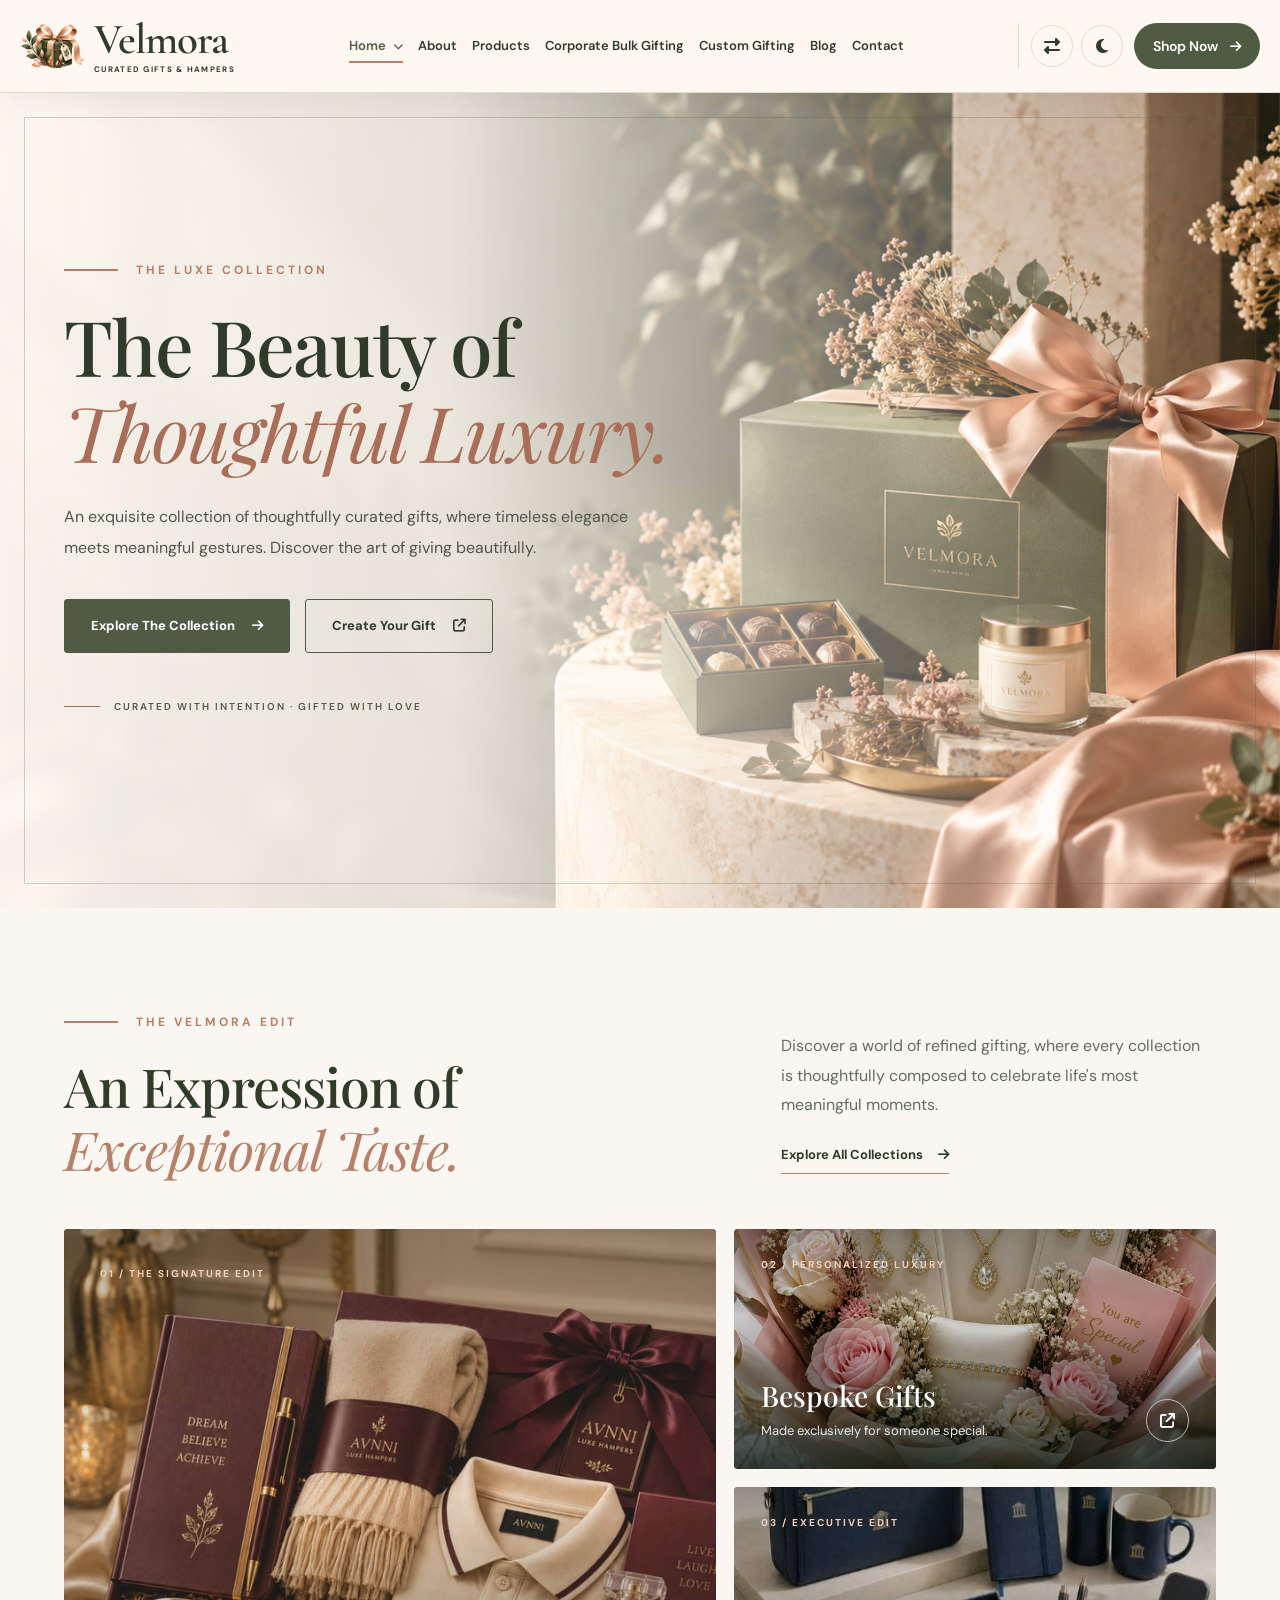
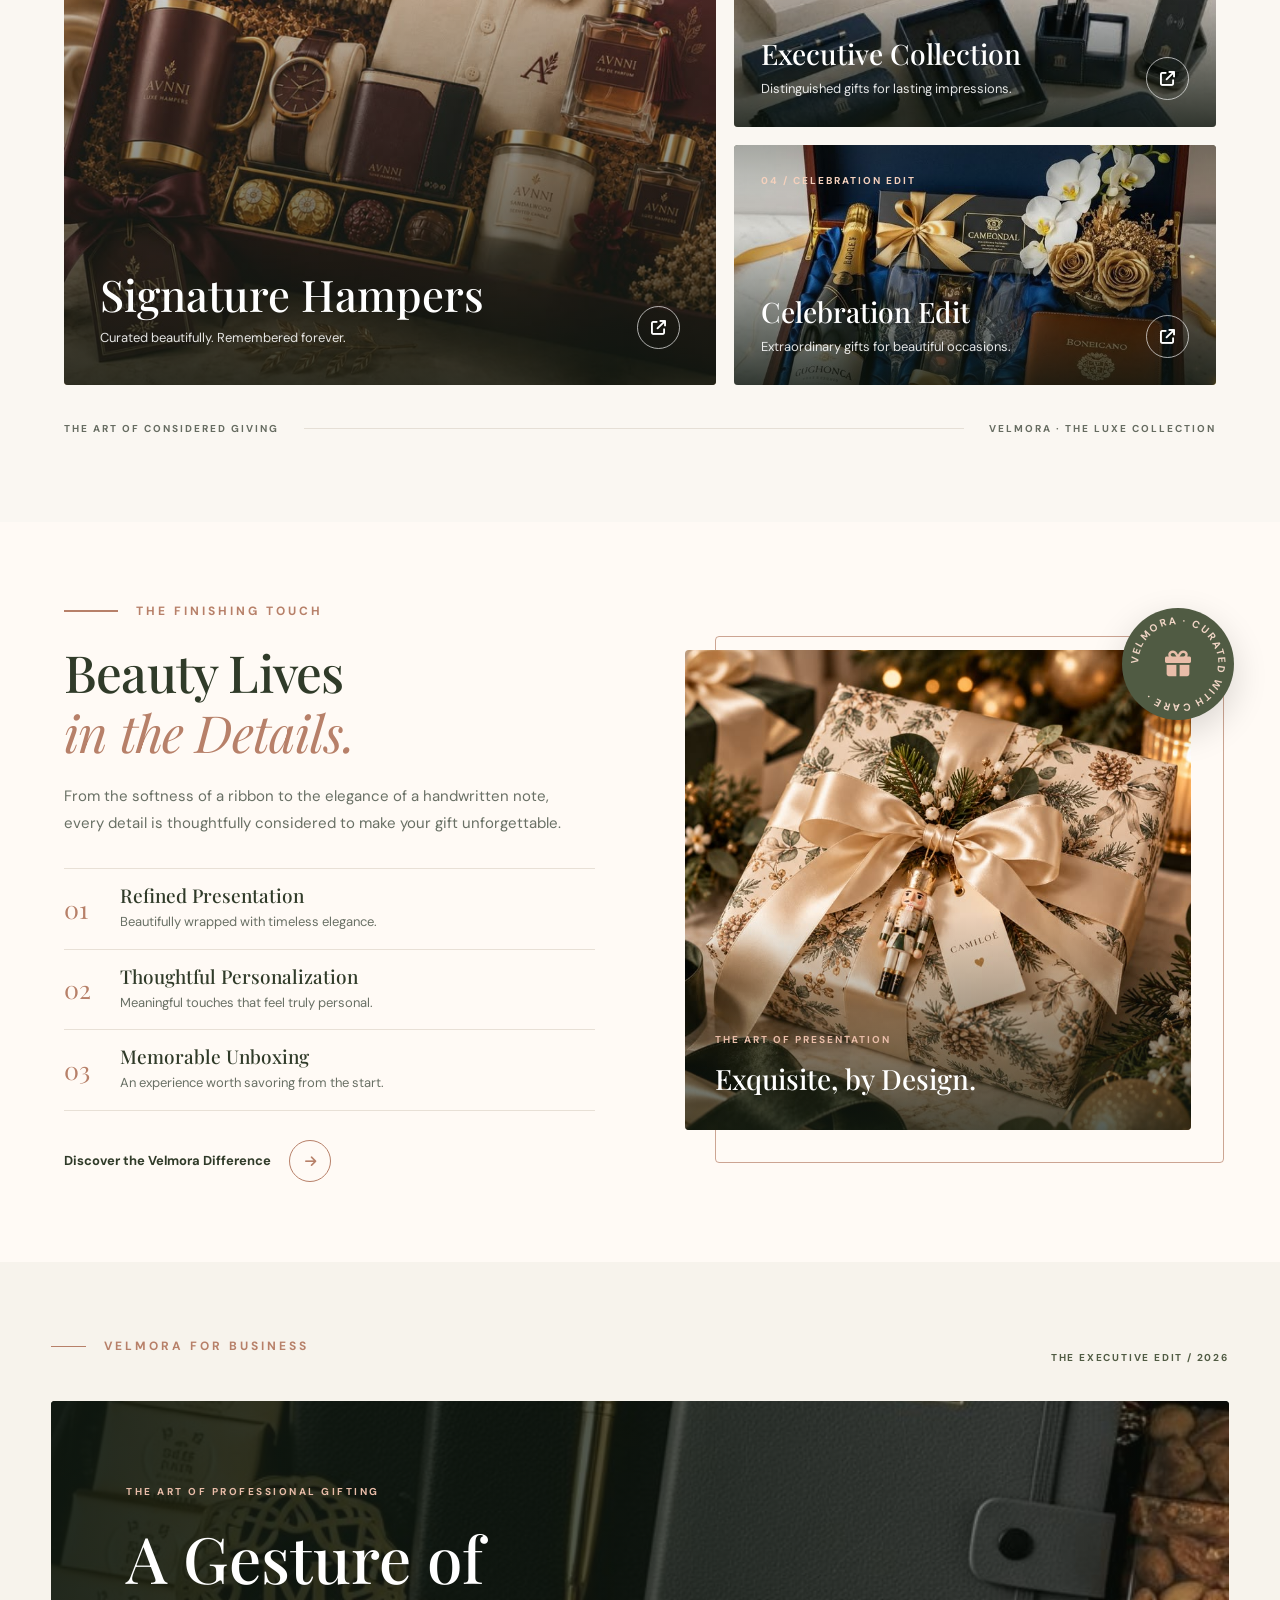
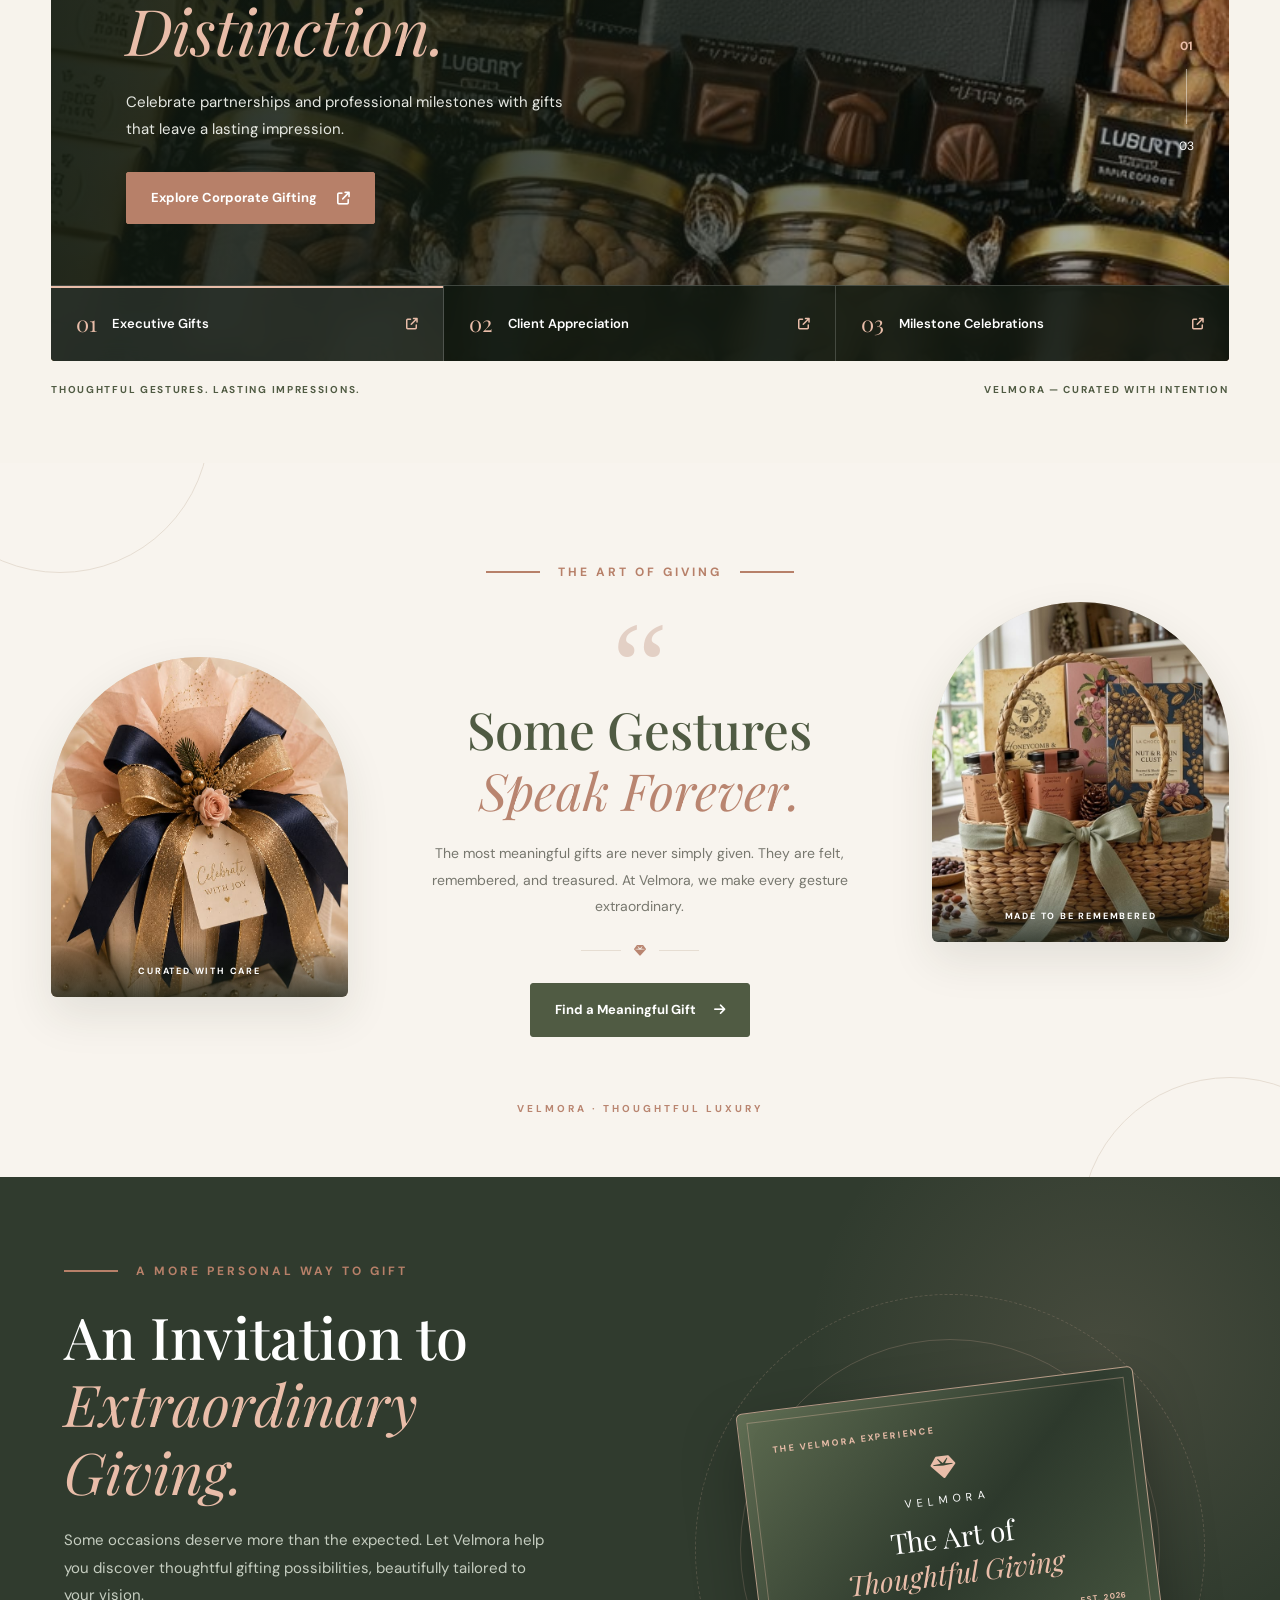
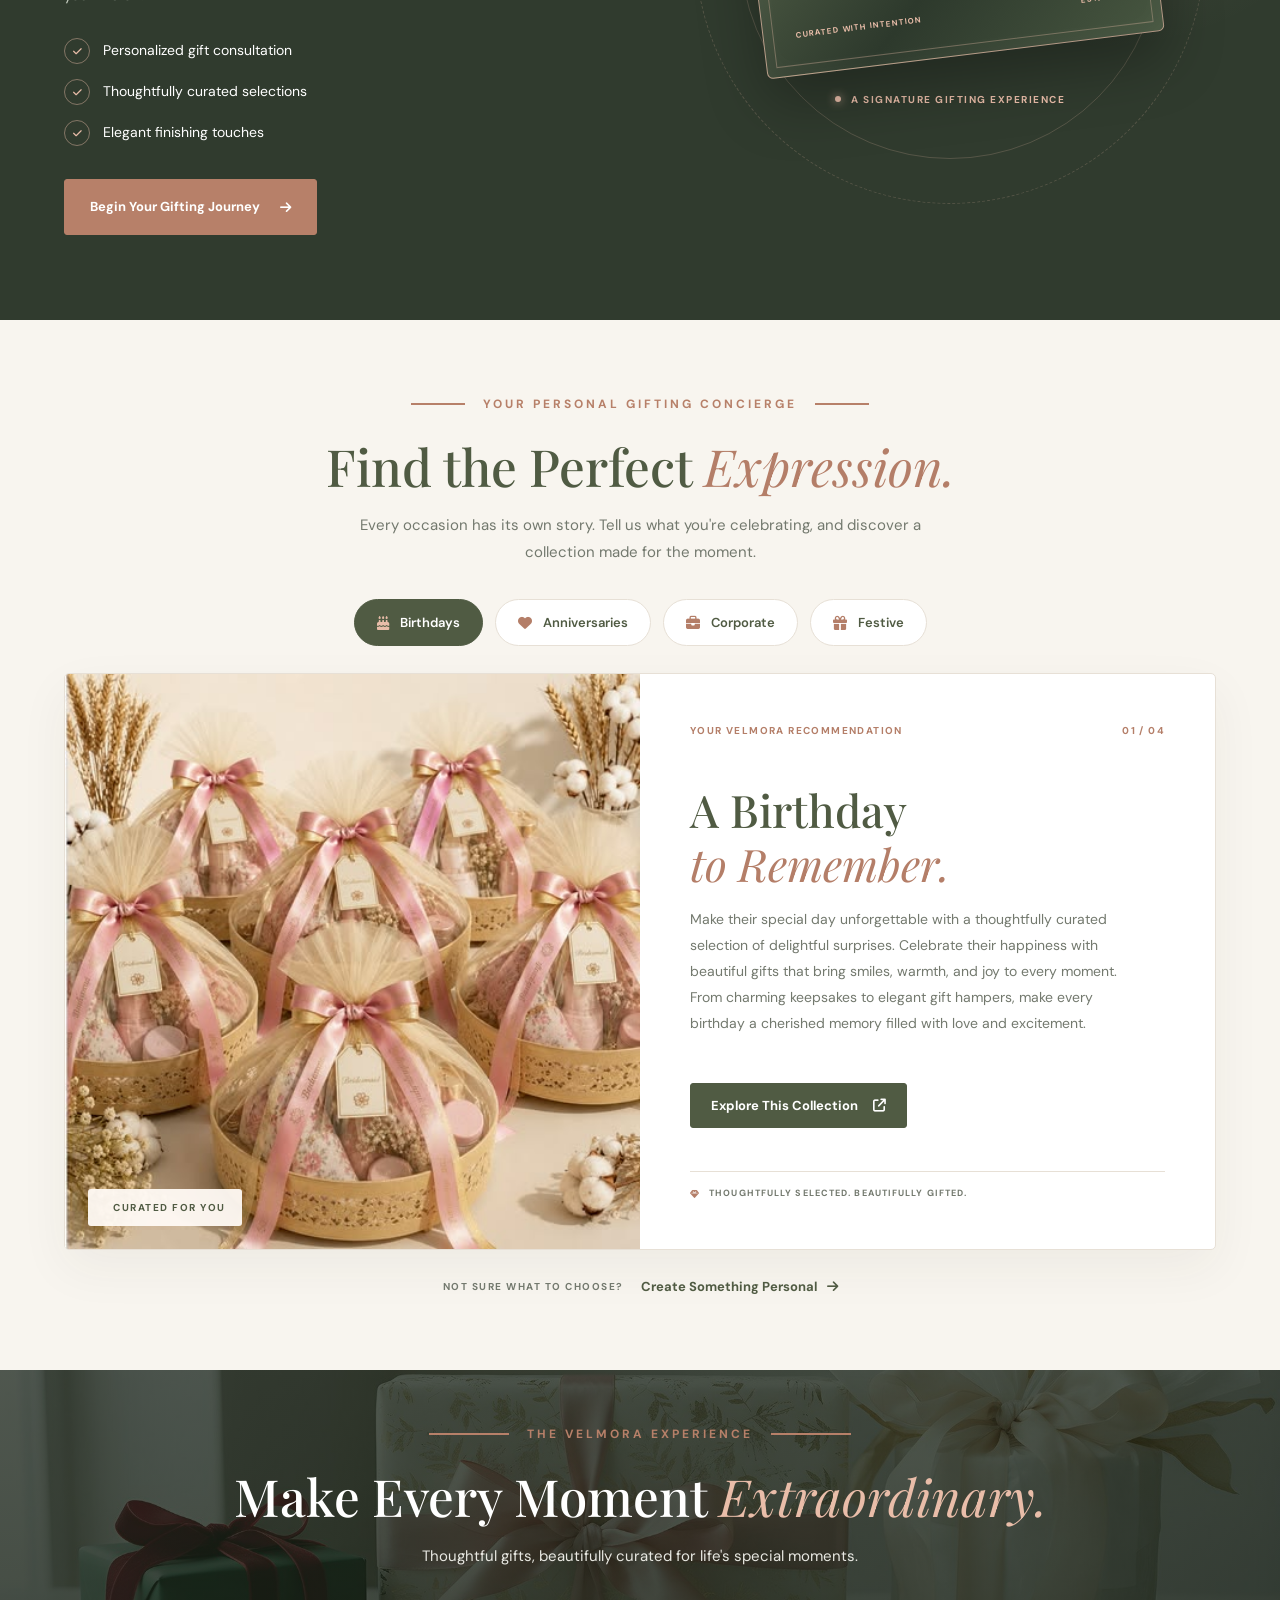
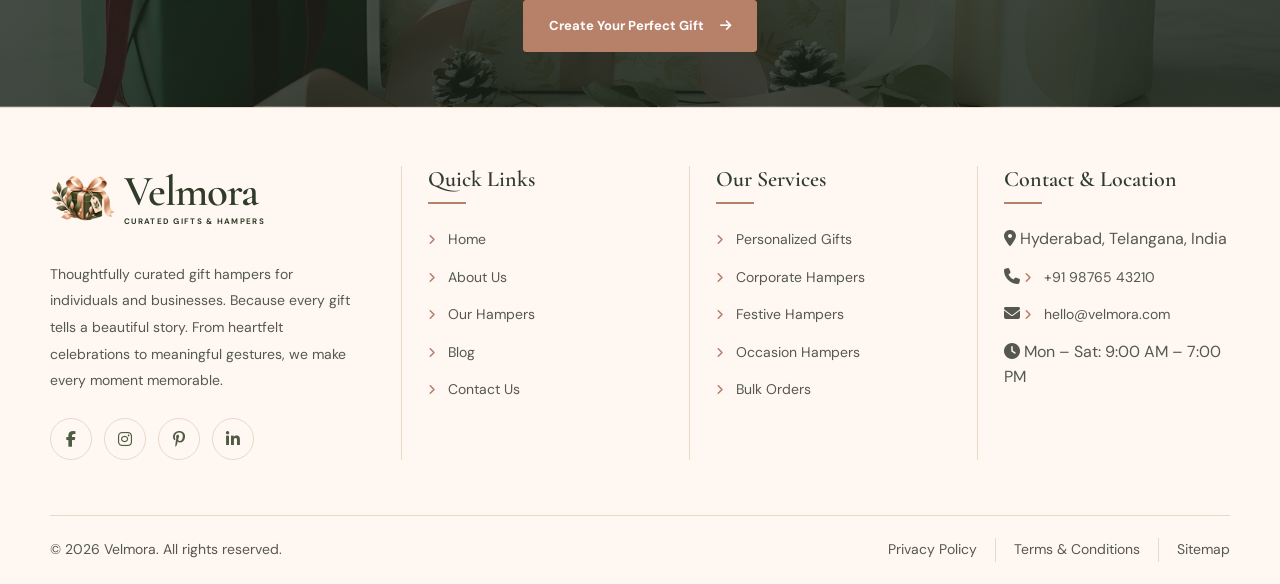
<file: home2.html>
<!DOCTYPE html>
<html lang="en" dir="ltr" data-theme="light">

<head>

    <meta charset="UTF-8">
  <meta name="viewport" content="width=device-width, initial-scale=1.0">
  <title>Velmora | Curated Gifts & Hampers</title>

  <link rel="icon" href="images/logo.png">
  <link rel="preconnect" href="https://fonts.googleapis.com">
  <link rel="preconnect" href="https://fonts.gstatic.com" crossorigin>
  <link href="https://fonts.googleapis.com/css2?family=DM+Sans:wght@400;500;600;700&family=Playfair+Display:wght@400;500;600;700&display=swap" rel="stylesheet">
  <link rel="stylesheet" href="https://cdnjs.cloudflare.com/ajax/libs/font-awesome/6.5.2/css/all.min.css">
  <link rel="stylesheet" href="nav.css">
    <link rel="stylesheet" href="home2.css">
</head>
<body>

<!-- HEADER -->
<header class="site-header">
  <div class="header-inner">

    <a href="index.html" class="brand">
      <img src="images/logo.png" alt="Velmora gift box" class="brand-logo">
      <span class="brand-info">
        <span class="brand-name">Velmora</span>
        <span class="brand-tagline">CURATED GIFTS & HAMPERS</span>
      </span>
    </a>

    <nav class="main-nav" id="mainNav" aria-label="Main navigation">
    
<!-- HOME DROPDOWN -->
<div class="nav-dropdown home-dropdown">
<a href="index.html" class="nav-link">
  Home
  <i class="fa-solid fa-chevron-down"></i>
 
</a>


<div class="dropdown-menu">
  <a href="index.html">Home-1 The Signature Edit</a>
  <a href="home2.html">Home-2 The Luxe Collection</a>
</div>

</div>

      <a href="about.html" class="nav-link">About</a>

      <div class="nav-dropdown">
        <a href="products.html" class="nav-link">
      Products 
        </a>
     
      </div>

   <div class="nav-dropdown">
        <a href="corporate.html" class="nav-link">
         Corporate Bulk Gifting 
        </a>
       
      </div>

     <div class="nav-dropdown">
        <a href="corporate.html" class="nav-link">
       Custom Gifting
        </a>
       
      </div>

      <a href="blog.html" class="nav-link">Blog</a>
      <a href="contact.html" class="nav-link">Contact</a>

      
<!-- SHOP NOW - MOBILE & TABLET ONLY -->
<a href="shop-now.html" class="mobile-shop-btn">
  Shop Now
  <i class="fa-solid fa-arrow-right"></i>
</a>

    </nav>

    <div class="header-actions">
      <button class="header-icon-btn" id="rtlToggle"
              aria-label="Switch text direction" title="Switch RTL/LTR">
        <i class="fa-solid fa-right-left"></i>
      </button>

      <button class="header-icon-btn" id="themeToggle"
              aria-label="Switch to dark mode" title="Toggle theme">
        <i class="fa-solid fa-moon"></i>
      </button>

   <a href="shop-now.html" class="header-cta">
        Shop Now <i class="fa-solid fa-arrow-right"></i>
      </a>

      <button class="hamburger" id="menuToggle"
              aria-label="Open menu" aria-expanded="false"
              aria-controls="mainNav">
        <i class="fa-solid fa-bars"></i>
      </button>
    </div>
  </div>
</header>




<!-- ==========================================
     HOME 2 - FULL SCREEN LUXURY HERO
========================================== -->

<section class="vm2-hero" id="home2">

  <!-- BACKGROUND IMAGE -->
  <div class="vm2-hero-background" aria-hidden="true"></div>

  <!-- DARK GRADIENT OVERLAY -->
  <div class="vm2-hero-overlay" aria-hidden="true"></div>

  <!-- DECORATIVE BORDER -->
  <div class="vm2-hero-frame" aria-hidden="true"></div>

  <div class="vm2-hero-container">

    <!-- HERO CONTENT -->
    <div class="vm2-hero-content">

      <!-- TOP LABEL -->
      <div class="vm2-hero-kicker">
        <span class="vm2-kicker-line"></span>
        <span>THE LUXE COLLECTION</span>
      </div>

      <!-- MAIN HEADING -->
      <h1>
        The Beauty of
        <em>Thoughtful Luxury.</em>
      </h1>

      <!-- DESCRIPTION -->
      <p class="vm2-hero-description">
        An exquisite collection of thoughtfully curated
        gifts, where timeless elegance meets meaningful
        gestures. Discover the art of giving beautifully.
      </p>

      <!-- BUTTONS -->
      <div class="vm2-hero-actions">

        <a href="products.html" class="vm2-hero-btn-primary">
          Explore The Collection
          <i class="fa-solid fa-arrow-right"></i>
        </a>

        <a href="customization.html" class="vm2-hero-btn-outline">
          Create Your Gift
          <i class="fa-solid fa-arrow-up-right-from-square"></i>
        </a>

      </div>

      <!-- BOTTOM DETAIL -->
      <div class="vm2-hero-signature">
        <span class="vm2-signature-line"></span>
        <span>CURATED WITH INTENTION · GIFTED WITH LOVE</span>
      </div>

    </div>

  </div>

 



</section>





<!-- ==========================================
     HOME 2 - THE CURATED COLLECTION
========================================== -->

<section class="vm2-collection" id="vm2-next">

  <div class="vm2-collection-container">

    <!-- SECTION HEADING -->
    <div class="vm2-collection-header vm2-collection-reveal">

      <div class="vm2-collection-heading">

        <div class="vm2-collection-kicker">
          <span></span>
          THE VELMORA EDIT
        </div>

        <h2>
          An Expression of
          <em>Exceptional Taste.</em>
        </h2>

      </div>

      <div class="vm2-collection-intro">
        <p>
          Discover a world of refined gifting, where every
          collection is thoughtfully composed to celebrate
          life's most meaningful moments.
        </p>

        <a href="products.html">
          Explore All Collections
          <i class="fa-solid fa-arrow-right"></i>
        </a>
      </div>

    </div>

    <!-- EDITORIAL COLLECTION GRID -->
    <div class="vm2-collection-grid">

      <!-- FEATURED LARGE COLLECTION -->
      <a href="products.html"
         class="vm2-collection-card vm2-collection-featured vm2-collection-reveal">

        <img
          src="images/home2-signature.jpg"
          alt="Signature luxury gift hampers"
          loading="lazy"
        >

        <div class="vm2-collection-shade"></div>

        <div class="vm2-collection-card-content">

          <span class="vm2-collection-number">01 / THE SIGNATURE EDIT</span>

          <div class="vm2-collection-card-bottom">
            <div>
              <h3>Signature Hampers</h3>
              <p>Curated beautifully. Remembered forever.</p>
            </div>

            <span class="vm2-collection-arrow">
              <i class="fa-solid fa-arrow-up-right-from-square"></i>
            </span>
          </div>

        </div>

      </a>

      <!-- BESPOKE COLLECTION -->
      <a href="customization.html"
         class="vm2-collection-card vm2-collection-bespoke vm2-collection-reveal">

        <img
          src="images/home2-bespoke.jpg"
          alt="Personalized bespoke luxury gifts"
          loading="lazy"
        >

        <div class="vm2-collection-shade"></div>

        <div class="vm2-collection-card-content">

          <span class="vm2-collection-number">02 / PERSONALIZED LUXURY</span>

          <div class="vm2-collection-card-bottom">
            <div>
              <h3>Bespoke Gifts</h3>
              <p>Made exclusively for someone special.</p>
            </div>

            <span class="vm2-collection-arrow">
              <i class="fa-solid fa-arrow-up-right-from-square"></i>
            </span>
          </div>

        </div>

      </a>

      <!-- EXECUTIVE COLLECTION -->
      <a href="corporate.html"
         class="vm2-collection-card vm2-collection-executive vm2-collection-reveal">

        <img
          src="images/home2-executive.jpg"
          alt="Premium executive corporate gift collection"
          loading="lazy"
        >

        <div class="vm2-collection-shade"></div>

        <div class="vm2-collection-card-content">

          <span class="vm2-collection-number">03 / EXECUTIVE EDIT</span>

          <div class="vm2-collection-card-bottom">
            <div>
              <h3>Executive Collection</h3>
              <p>Distinguished gifts for lasting impressions.</p>
            </div>

            <span class="vm2-collection-arrow">
              <i class="fa-solid fa-arrow-up-right-from-square"></i>
            </span>
          </div>

        </div>

      </a>

      <!-- CELEBRATION COLLECTION -->
      <a href="products.html"
         class="vm2-collection-card vm2-collection-celebration vm2-collection-reveal">

        <img
          src="images/home2-celebration.jpg"
          alt="Elegant celebration and festive gift collection"
          loading="lazy"
        >

        <div class="vm2-collection-shade"></div>

        <div class="vm2-collection-card-content">

          <span class="vm2-collection-number">04 / CELEBRATION EDIT</span>

          <div class="vm2-collection-card-bottom">
            <div>
              <h3>Celebration Edit</h3>
              <p>Extraordinary gifts for beautiful occasions.</p>
            </div>

            <span class="vm2-collection-arrow">
              <i class="fa-solid fa-arrow-up-right-from-square"></i>
            </span>
          </div>

        </div>

      </a>

    </div>

    <!-- BOTTOM EDITORIAL DETAIL -->
    <div class="vm2-collection-footer vm2-collection-reveal">

      <span>THE ART OF CONSIDERED GIVING</span>

      <span class="vm2-collection-footer-line"></span>

      <span>VELMORA · THE LUXE COLLECTION</span>

    </div>

  </div>

</section>








<!-- ==========================================
     HOME 2 - THE FINISHING TOUCH
========================================== -->

<section class="vm2-finish" id="vm2-finish">

  <div class="vm2-finish-container">

    <!-- LEFT CONTENT -->
    <div class="vm2-finish-content vm2-finish-reveal">

      <div class="vm2-finish-kicker">
        <span class="vm2-finish-kicker-line"></span>
        THE FINISHING TOUCH
      </div>

      <h2>
        Beauty Lives
        <em>in the Details.</em>
      </h2>

      <p class="vm2-finish-description">
        From the softness of a ribbon to the elegance of
        a handwritten note, every detail is thoughtfully
        considered to make your gift unforgettable.
      </p>

      <div class="vm2-finish-details">

        <div class="vm2-finish-detail">
          <span class="vm2-finish-detail-num">01</span>
          <div>
            <h3>Refined Presentation</h3>
            <p>Beautifully wrapped with timeless elegance.</p>
          </div>
          <span class="vm2-finish-detail-rule"></span>
        </div>

        <div class="vm2-finish-detail">
          <span class="vm2-finish-detail-num">02</span>
          <div>
            <h3>Thoughtful Personalization</h3>
            <p>Meaningful touches that feel truly personal.</p>
          </div>
          <span class="vm2-finish-detail-rule"></span>
        </div>

        <div class="vm2-finish-detail">
          <span class="vm2-finish-detail-num">03</span>
          <div>
            <h3>Memorable Unboxing</h3>
            <p>An experience worth savoring from the start.</p>
          </div>
          <span class="vm2-finish-detail-rule"></span>
        </div>

      </div>

      <a href="about.html" class="vm2-finish-link">
        Discover the Velmora Difference
        <span>
          <i class="fa-solid fa-arrow-right"></i>
        </span>
      </a>

    </div>

    <!-- RIGHT IMAGE COMPOSITION -->
    <div class="vm2-finish-visual vm2-finish-reveal">

      <div class="vm2-finish-image-frame">

        <img
          src="images/home2-finishing-touch.jpg"
          alt="Premium gift wrapping with elegant ribbon"
          loading="lazy"
        >

        <div class="vm2-finish-image-shade"></div>

        <div class="vm2-finish-image-text">
          <span>THE ART OF PRESENTATION</span>
          <strong>Exquisite, by Design.</strong>
        </div>

      </div>

      <!-- DECORATIVE FRAME -->
      <div class="vm2-finish-outline" aria-hidden="true"></div>

      <!-- ROTATING SEAL -->
      <div class="vm2-finish-seal" aria-hidden="true">
        <svg viewBox="0 0 120 120">
          <defs>
            <path
              id="vm2-finish-circle"
              d="M60,60 m-43,0 a43,43 0 1,1 86,0 a43,43 0 1,1 -86,0"
            />
          </defs>

          <text>
            <textPath href="#vm2-finish-circle">
              VELMORA · CURATED WITH CARE ·
            </textPath>
          </text>
        </svg>

        <i class="fa-solid fa-gift"></i>
      </div>

    </div>

  </div>

</section>






<!-- ==========================================
     HOME 2 - THE EXECUTIVE EDIT
========================================== -->

<section class="vm2-executive" id="vm2-executive">

  <div class="vm2-executive-shell">

    <!-- SECTION TOP -->
    <div class="vm2-executive-top vm2-executive-reveal">

      <div class="vm2-executive-eyebrow">
        <span class="vm2-executive-line"></span>
        VELMORA FOR BUSINESS
      </div>

      <span class="vm2-executive-edition">
        THE EXECUTIVE EDIT / 2026
      </span>

    </div>

    <!-- MAIN SHOWCASE -->
    <div class="vm2-executive-stage vm2-executive-reveal">

      <!-- BACKGROUND IMAGES -->
      <div class="vm2-executive-images">

        <img
          class="vm2-executive-image is-active"
          src="images/home2-executive-01.jpg"
          alt="Premium executive gifting collection"
          data-slide="0"
        >

        <img
          class="vm2-executive-image"
          src="images/home2-executive-02.jpg"
          alt="Elegant client appreciation gift collection"
          data-slide="1"
          loading="lazy"
        >

        <img
          class="vm2-executive-image"
          src="images/home2-executive-03.jpg"
          alt="Luxury celebration and milestone gifts"
          data-slide="2"
          loading="lazy"
        >

      </div>

      <div class="vm2-executive-overlay"></div>

      <!-- CONTENT -->
      <div class="vm2-executive-stage-content">

        <span class="vm2-executive-label">
          THE ART OF PROFESSIONAL GIFTING
        </span>

        <h2 class="vm2-executive-title">
          A Gesture of
          <em>Distinction.</em>
        </h2>

        <p class="vm2-executive-description">
          Celebrate partnerships and professional milestones
          with gifts that leave a lasting impression.
        </p>

        <a href="corporate.html" class="vm2-executive-cta">
          Explore Corporate Gifting
          <i class="fa-solid fa-arrow-up-right-from-square"></i>
        </a>

      </div>

      <!-- SIDE INDEX -->
      <div class="vm2-executive-side-index">
        <span class="vm2-executive-current">01</span>
        <span class="vm2-executive-side-rule"></span>
        <span>03</span>
      </div>

      <!-- INTERACTIVE COLLECTION SELECTOR -->
      <div class="vm2-executive-selector"
           role="group"
           aria-label="Choose a gifting collection">

        <button
          class="vm2-executive-tab is-active"
          type="button"
          data-index="0"
          aria-pressed="true"
        >
          <span class="vm2-executive-tab-number">01</span>
          <span class="vm2-executive-tab-name">
            Executive Gifts
          </span>
          <i class="fa-solid fa-arrow-up-right-from-square"></i>
        </button>

        <button
          class="vm2-executive-tab"
          type="button"
          data-index="1"
          aria-pressed="false"
        >
          <span class="vm2-executive-tab-number">02</span>
          <span class="vm2-executive-tab-name">
            Client Appreciation
          </span>
          <i class="fa-solid fa-arrow-up-right-from-square"></i>
        </button>

        <button
          class="vm2-executive-tab"
          type="button"
          data-index="2"
          aria-pressed="false"
        >
          <span class="vm2-executive-tab-number">03</span>
          <span class="vm2-executive-tab-name">
            Milestone Celebrations
          </span>
          <i class="fa-solid fa-arrow-up-right-from-square"></i>
        </button>

      </div>

    </div>

    <!-- BOTTOM LINE -->
    <div class="vm2-executive-bottom vm2-executive-reveal">
      <span>THOUGHTFUL GESTURES. LASTING IMPRESSIONS.</span>
      <span>VELMORA — CURATED WITH INTENTION</span>
    </div>

  </div>

</section>






<!-- ==========================================
     HOME 2 - THE ART OF GIVING
========================================== -->

<section class="vm2-art" id="vm2-art">

  <div class="vm2-art-decor vm2-art-decor-one" aria-hidden="true"></div>
  <div class="vm2-art-decor vm2-art-decor-two" aria-hidden="true"></div>

  <div class="vm2-art-container">

    <!-- LEFT FLOATING IMAGE -->
    <div class="vm2-art-image vm2-art-image-left vm2-art-reveal">
      <img
        src="images/home2-art-left.jpg"
        alt="Elegantly wrapped Velmora gift"
        loading="lazy"
      >
      <span class="vm2-art-image-caption">CURATED WITH CARE</span>
    </div>

    <!-- CENTER CONTENT -->
    <div class="vm2-art-content vm2-art-reveal">

      <div class="vm2-art-kicker">
        <span></span>
        THE ART OF GIVING
        <span></span>
      </div>

      <span class="vm2-art-quote" aria-hidden="true">“</span>

      <h2>
        Some Gestures
        <em>Speak Forever.</em>
      </h2>

      <p>
        The most meaningful gifts are never simply given.
        They are felt, remembered, and treasured.
        At Velmora, we make every gesture extraordinary.
      </p>

      <div class="vm2-art-divider">
        <span></span>
        <i class="fa-solid fa-gem"></i>
        <span></span>
      </div>

      <a href="products.html" class="vm2-art-button">
        Find a Meaningful Gift
        <i class="fa-solid fa-arrow-right"></i>
      </a>

    </div>

    <!-- RIGHT FLOATING IMAGE -->
    <div class="vm2-art-image vm2-art-image-right vm2-art-reveal">
      <img
        src="images/home2-art-right.jpg"
        alt="Luxury gift hamper with thoughtful details"
        loading="lazy"
      >
      <span class="vm2-art-image-caption">MADE TO BE REMEMBERED</span>
    </div>

  </div>

  <div class="vm2-art-bottom-text" aria-hidden="true">
    VELMORA · THOUGHTFUL LUXURY
  </div>

</section>








<!-- ==========================================
     HOME 2 - THE VELMORA PRIVILEGE
========================================== -->

<section class="vm2-privilege" id="vm2-privilege">

  <div class="vm2-privilege-glow" aria-hidden="true"></div>

  <div class="vm2-privilege-container">

    <!-- CONTENT -->
    <div class="vm2-privilege-content vm2-privilege-reveal">

      <div class="vm2-privilege-kicker">
        <span></span>
        A MORE PERSONAL WAY TO GIFT
      </div>

      <h2>
        An Invitation to
        <em>Extraordinary Giving.</em>
      </h2>

      <p>
        Some occasions deserve more than the expected.
        Let Velmora help you discover thoughtful gifting
        possibilities, beautifully tailored to your vision.
      </p>

      <div class="vm2-privilege-points">

        <div>
          <i class="fa-solid fa-check"></i>
          <span>Personalized gift consultation</span>
        </div>

        <div>
          <i class="fa-solid fa-check"></i>
          <span>Thoughtfully curated selections</span>
        </div>

        <div>
          <i class="fa-solid fa-check"></i>
          <span>Elegant finishing touches</span>
        </div>

      </div>

      <a href="contact.html" class="vm2-privilege-button">
        Begin Your Gifting Journey
        <i class="fa-solid fa-arrow-right"></i>
      </a>

    </div>

    <!-- LUXURY INVITATION CARD -->
    <div class="vm2-privilege-visual vm2-privilege-reveal">

      <div class="vm2-privilege-orbit vm2-privilege-orbit-one"></div>
      <div class="vm2-privilege-orbit vm2-privilege-orbit-two"></div>

      <div class="vm2-privilege-card">

        <div class="vm2-privilege-card-inner">

          <span class="vm2-privilege-card-top">
            THE VELMORA EXPERIENCE
          </span>

          <div class="vm2-privilege-card-center">

            <i class="fa-solid fa-gem"></i>

            <span>VELMORA</span>

            <h3>
              The Art of
              <em>Thoughtful Giving</em>
            </h3>

          </div>

          <div class="vm2-privilege-card-bottom">
            <span>CURATED WITH INTENTION</span>
            <span>EST. 2026</span>
          </div>

        </div>

      </div>

      <div class="vm2-privilege-small-label">
        <span class="vm2-privilege-small-dot"></span>
        A SIGNATURE GIFTING EXPERIENCE
      </div>

    </div>

  </div>

</section>






<!-- ==========================================
     HOME 2 - GIFTING CONCIERGE
========================================== -->

<section class="vm2-concierge" id="vm2-concierge">
  <div class="vm2-concierge-container">

    <div class="vm2-concierge-heading vm2-concierge-reveal">
      <div class="vm2-concierge-kicker">
        <span></span>
        YOUR PERSONAL GIFTING CONCIERGE
        <span></span>
      </div>

      <h2>
        Find the Perfect
        <em>Expression.</em>
      </h2>

      <p>
        Every occasion has its own story. Tell us what you're
        celebrating, and discover a collection made for the moment.
      </p>
    </div>

    <!-- OCCASION SELECTOR -->
    <div class="vm2-concierge-tabs vm2-concierge-reveal"
         role="group"
         aria-label="Choose a gifting occasion">

      <button class="vm2-concierge-tab is-active"
              type="button"
              data-gift="birthday"
              aria-pressed="true">
        <i class="fa-solid fa-cake-candles"></i>
        Birthdays
      </button>

      <button class="vm2-concierge-tab"
              type="button"
              data-gift="anniversary"
              aria-pressed="false">
        <i class="fa-solid fa-heart"></i>
        Anniversaries
      </button>

      <button class="vm2-concierge-tab"
              type="button"
              data-gift="corporate"
              aria-pressed="false">
        <i class="fa-solid fa-briefcase"></i>
        Corporate
      </button>

      <button class="vm2-concierge-tab"
              type="button"
              data-gift="festive"
              aria-pressed="false">
        <i class="fa-solid fa-gift"></i>
        Festive
      </button>
    </div>

    <!-- FEATURED RECOMMENDATION -->
    <div class="vm2-concierge-feature vm2-concierge-reveal">

      <div class="vm2-concierge-photo">
        <img
          id="vm2ConciergeImage"
          src="images/home2-gift-birthday.jpg"
          alt="Luxury birthday gift hamper"
          loading="lazy"
        >

        <div class="vm2-concierge-photo-badge">
          <i class="fa-solid fa-sparkles"></i>
          CURATED FOR YOU
        </div>
      </div>

      <div class="vm2-concierge-result">

        <div class="vm2-concierge-result-top">
          <span>YOUR VELMORA RECOMMENDATION</span>
          <span class="vm2-concierge-result-index" id="vm2ConciergeIndex">
            01 / 04
          </span>
        </div>

        <div class="vm2-concierge-result-body" aria-live="polite">

         

          <h3 id="vm2ConciergeTitle">
            A Birthday
            <em>to Remember.</em>
          </h3>

          <p id="vm2ConciergeDescription">
            Make their special day unforgettable with a thoughtfully curated selection of delightful surprises. Celebrate their happiness with beautiful gifts that bring smiles, warmth, and joy to every moment. From charming keepsakes to elegant gift hampers, make every birthday a cherished memory filled with love and excitement.
          </p>

        </div>

        <a href="products.html#occasions"
           class="vm2-concierge-cta"
           id="vm2ConciergeLink">
          Explore This Collection
          <i class="fa-solid fa-arrow-up-right-from-square"></i>
        </a>

        <div class="vm2-concierge-result-footer">
          <i class="fa-solid fa-gem"></i>
          THOUGHTFULLY SELECTED. BEAUTIFULLY GIFTED.
        </div>

      </div>
    </div>

    <div class="vm2-concierge-bottom vm2-concierge-reveal">
      <span>NOT SURE WHAT TO CHOOSE?</span>
      <a href="customization.html">
        Create Something Personal
        <i class="fa-solid fa-arrow-right"></i>
      </a>
    </div>

  </div>
</section>





<!-- ==========================================
     HOME 2 - FINAL CTA
========================================== -->

<section class="vm2-final-cta">

  <div class="vm2-final-cta-content">

    <span class="vm2-final-cta-tagline">
      <span></span>
      THE VELMORA EXPERIENCE
      <span></span>
    </span>

    <h2>
      Make Every Moment
      <em>Extraordinary.</em>
    </h2>

    <p>
      Thoughtful gifts, beautifully curated for life's special moments.
    </p>

    <a href="customization.html" class="vm2-final-cta-btn">
      Create Your Perfect Gift
      <i class="fa-solid fa-arrow-right"></i>
    </a>

  </div>

</section>





<footer class="site-footer">
  <div class="footer-inner">

    <div class="footer-about">
      <a href="index.html" class="brand footer-brand">
        <img src="images/logo.png" alt="Velmora gift box" class="brand-logo">
        <span class="brand-info">
          <span class="brand-name">Velmora</span>
          <span class="brand-tagline">CURATED GIFTS & HAMPERS</span>
        </span>
      </a>
     <p>
  Thoughtfully curated gift hampers for individuals
  and businesses. Because every gift tells a
  beautiful story. From heartfelt celebrations to
  meaningful gestures, we make every moment memorable.
</p>
       <!-- SOCIAL MEDIA ICONS -->
  <div class="footer-social">
    <a href="https://www.facebook.com/" target="_blank"
       rel="noopener noreferrer" aria-label="Facebook">
      <i class="fa-brands fa-facebook-f"></i>
    </a>

    <a href="https://www.instagram.com/" target="_blank"
       rel="noopener noreferrer" aria-label="Instagram">
      <i class="fa-brands fa-instagram"></i>
    </a>

    <a href="https://www.pinterest.com/" target="_blank"
       rel="noopener noreferrer" aria-label="Pinterest">
      <i class="fa-brands fa-pinterest-p"></i>
    </a>

    <a href="https://www.linkedin.com/" target="_blank"
       rel="noopener noreferrer" aria-label="LinkedIn">
      <i class="fa-brands fa-linkedin-in"></i>
    </a>
  </div>
    </div>

    <div class="footer-column">
      <h3>Quick Links</h3>
      <ul>
        <li><a href="index.html">Home</a></li>
        <li><a href="about.html">About Us</a></li>
        <li><a href="products.html">Our Hampers</a></li>

        <li><a href="blog.html">Blog</a></li>
        <li><a href="contact.html">Contact Us</a></li>
      </ul>
    </div>

    <div class="footer-column">
      <h3>Our Services</h3>
      <ul>
        <li><a href="customization.html">Personalized Gifts</a></li>
        <li><a href="corporate.html">Corporate Hampers</a></li>
        <li><a href="products.html#festive">Festive Hampers</a></li>
        <li><a href="products.html#occasions">Occasion Hampers</a></li>
        <li><a href="corporate.html#bulk">Bulk Orders</a></li>
   
      </ul>
    </div>

    <div class="footer-column">
  <h3>Contact & Location</h3>

  <ul>
    <li>
      <i class="fa-solid fa-location-dot"></i>
      <span>Hyderabad, Telangana, India</span>
    </li>

    <li>
      <i class="fa-solid fa-phone"></i>
      <a href="tel:+91XXXXXXXXXX">
        +91 98765 43210
      </a>
    </li>

    <li>
      <i class="fa-solid fa-envelope"></i>
      <a href="mailto:hello@velmora.com">
        hello@velmora.com
      </a>
    </li>

    <li>
      <i class="fa-solid fa-clock"></i>
      <span>Mon – Sat: 9:00 AM – 7:00 PM</span>
    </li>
  </ul>
    </div>

  </div>

  <div class="footer-bottom">
    <p>© 2026 Velmora. All rights reserved.</p>
    <div class="footer-legal">
      <a href="privacy.html">Privacy Policy</a>
      <a href="terms.html">Terms & Conditions</a>
      <a href="sitemap.html">Sitemap</a>
    </div>
  </div>
</footer>
<script src="home2.js"></script>
<script src="nav.js"></script>
</body>
</html>
</file>
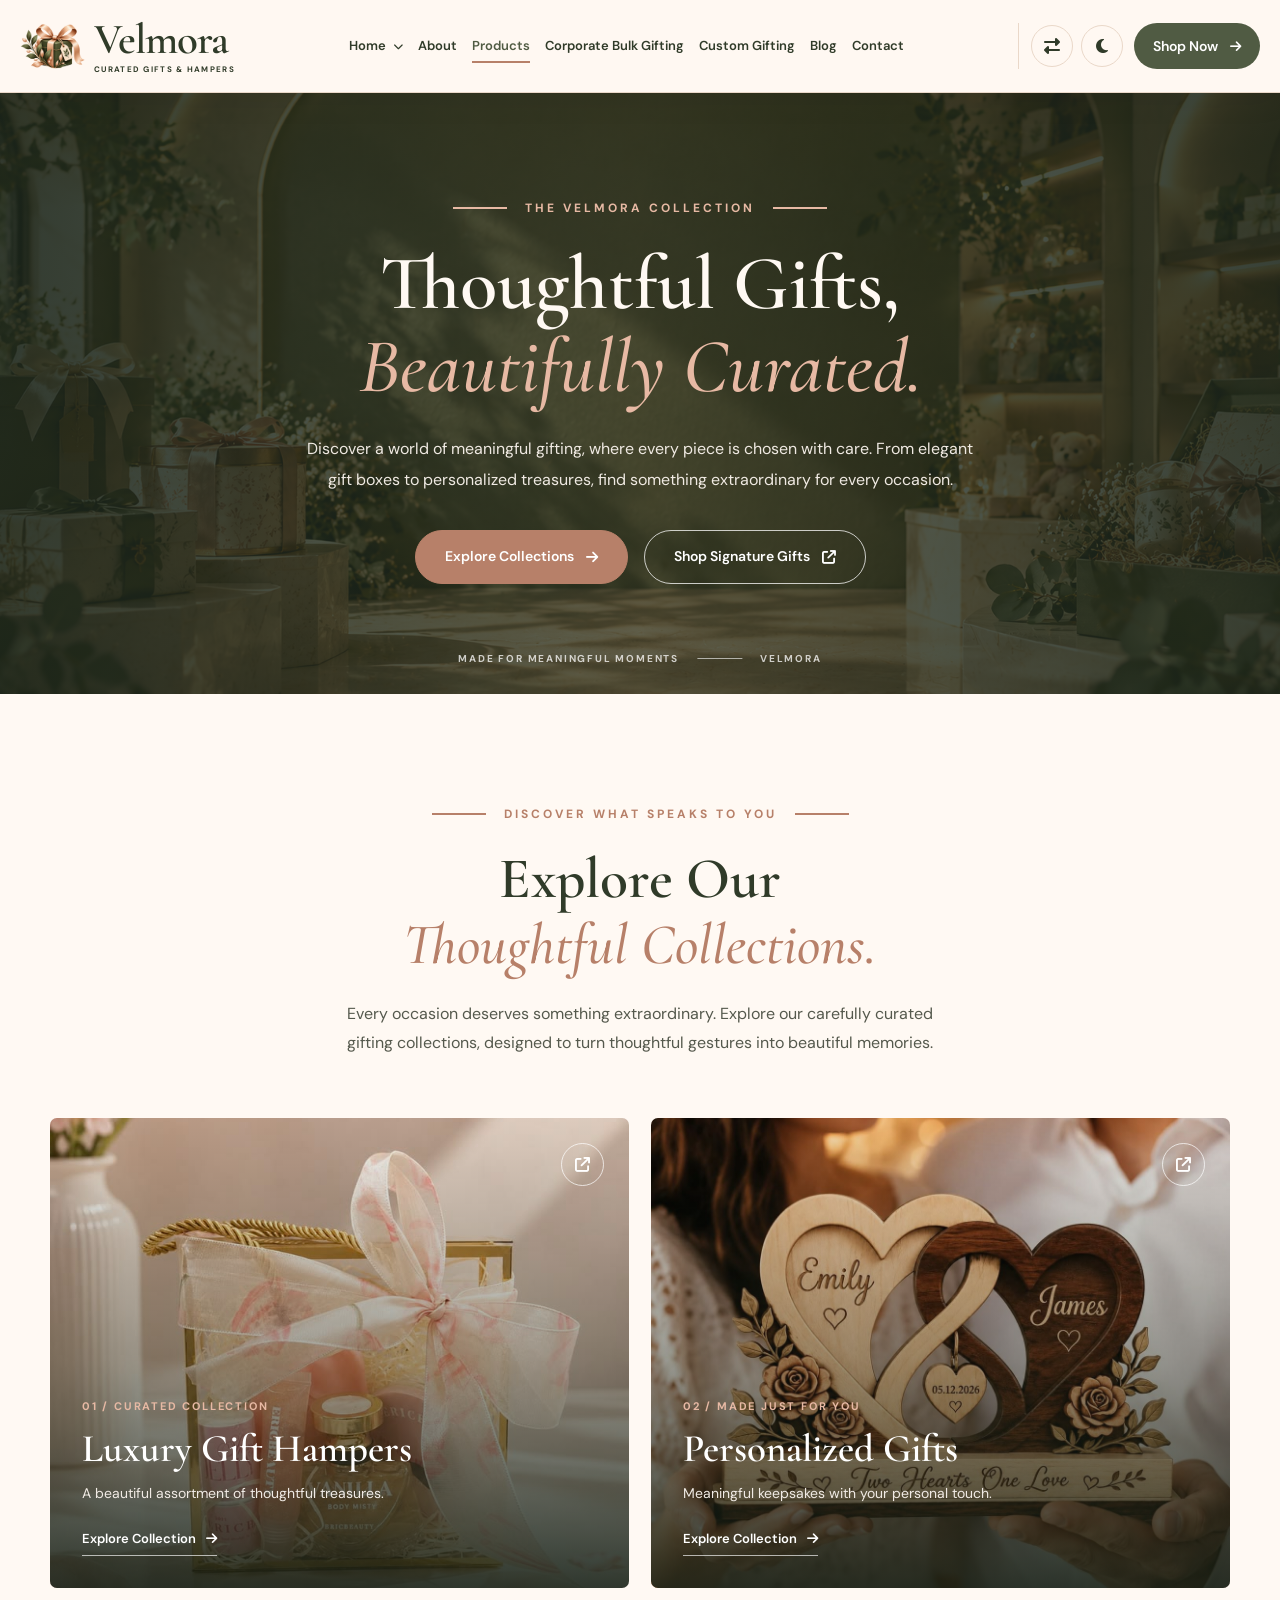
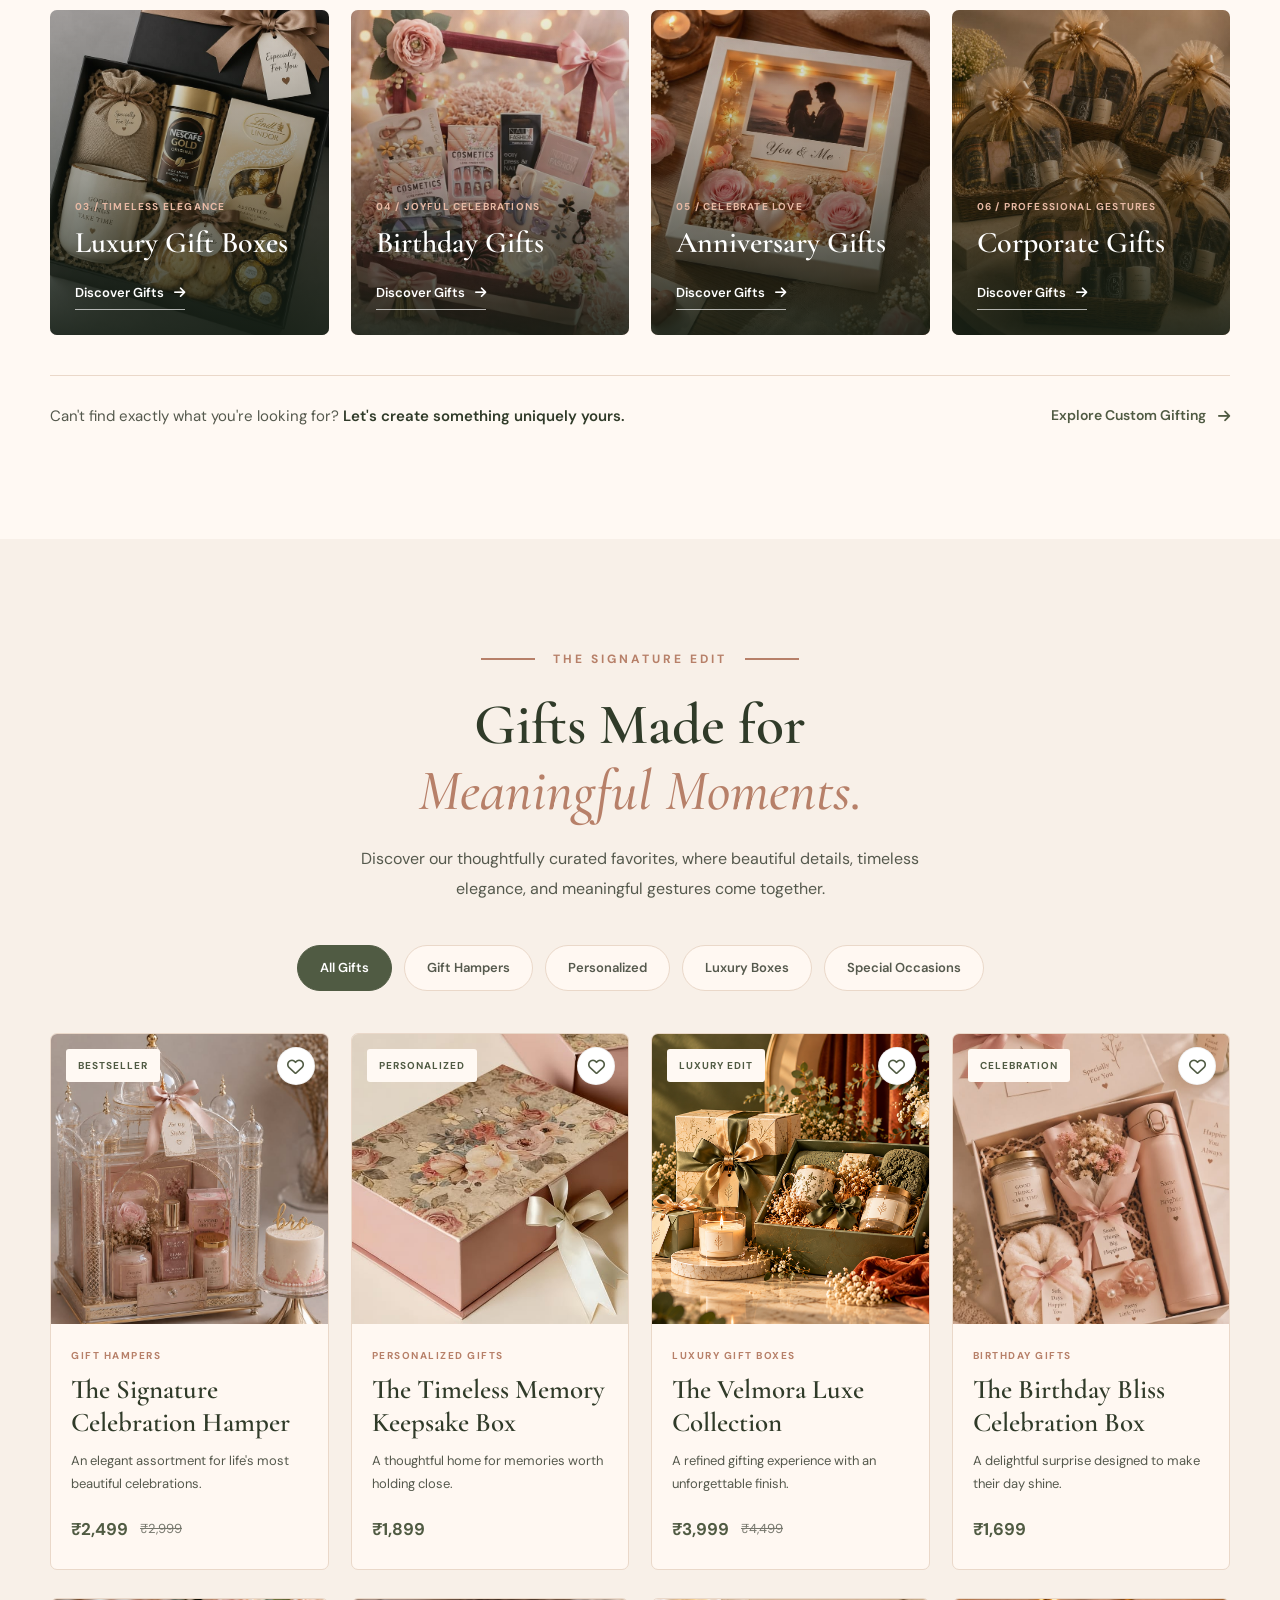
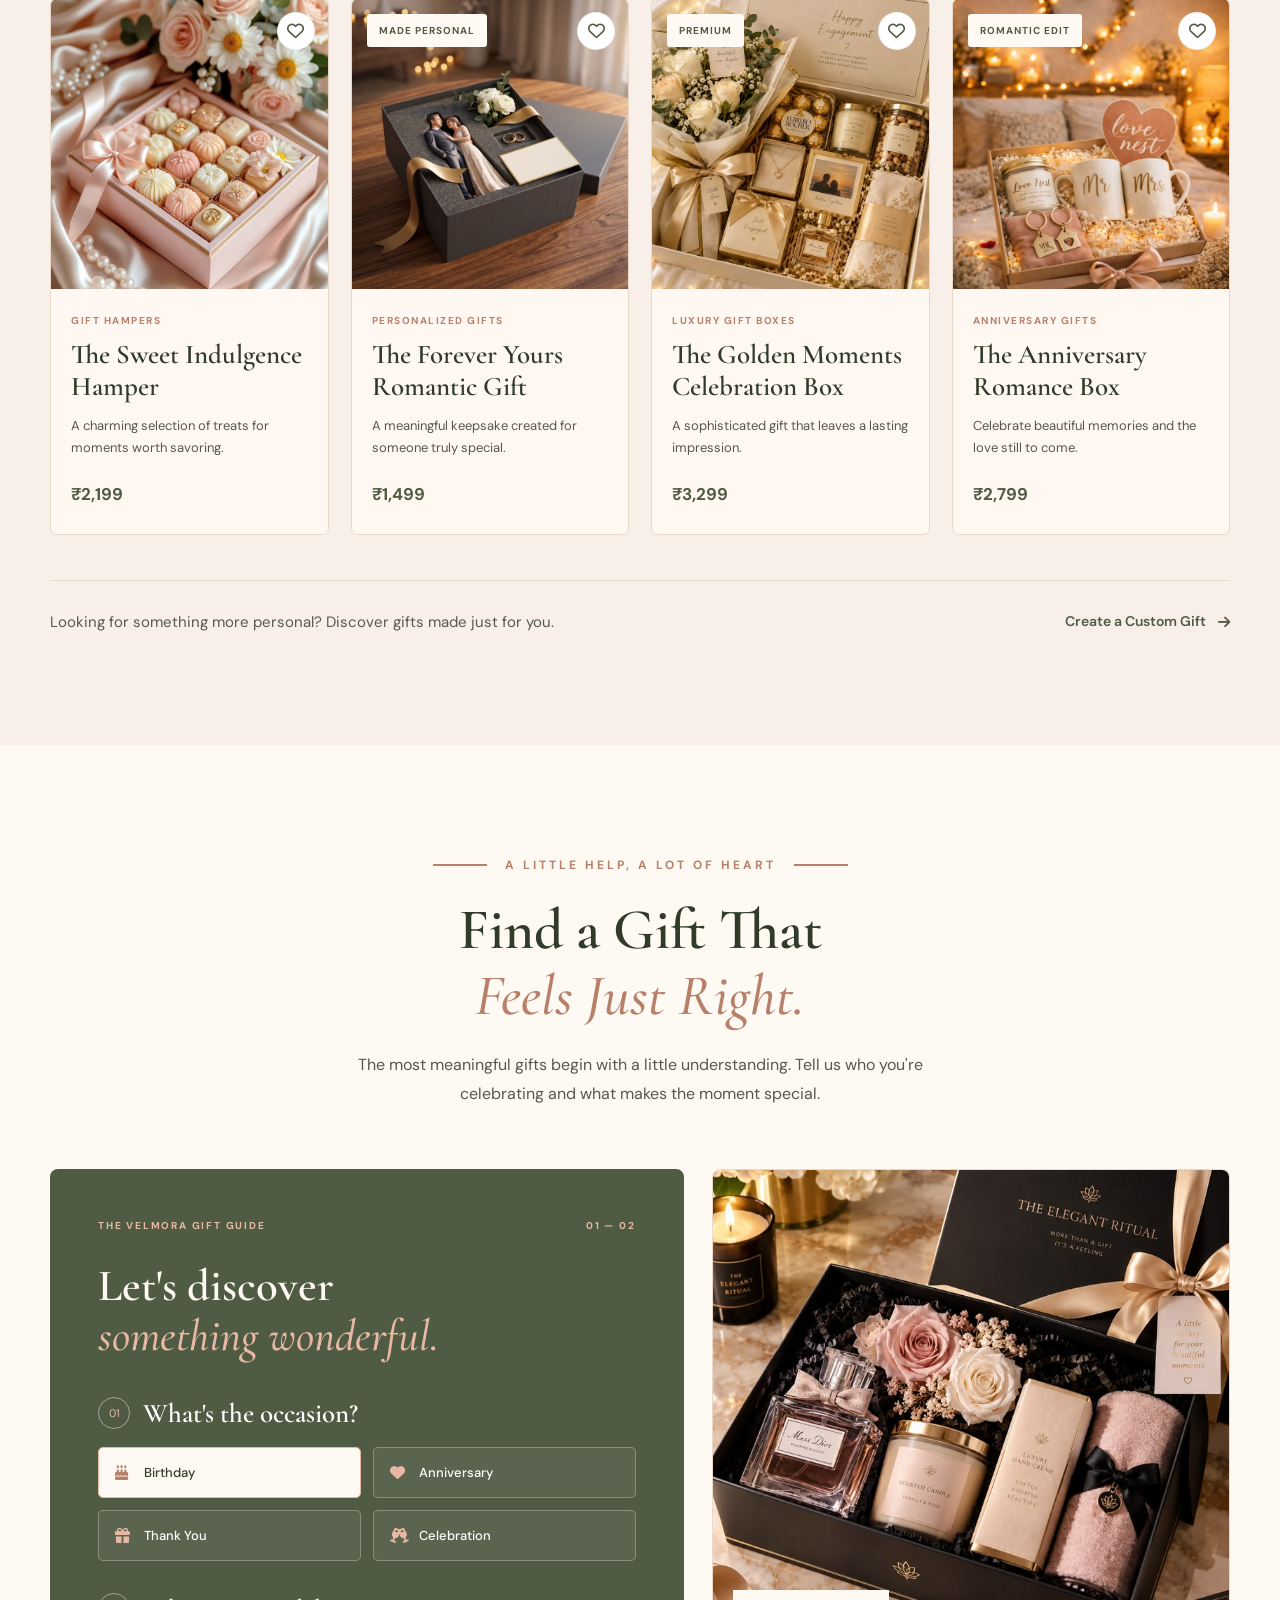
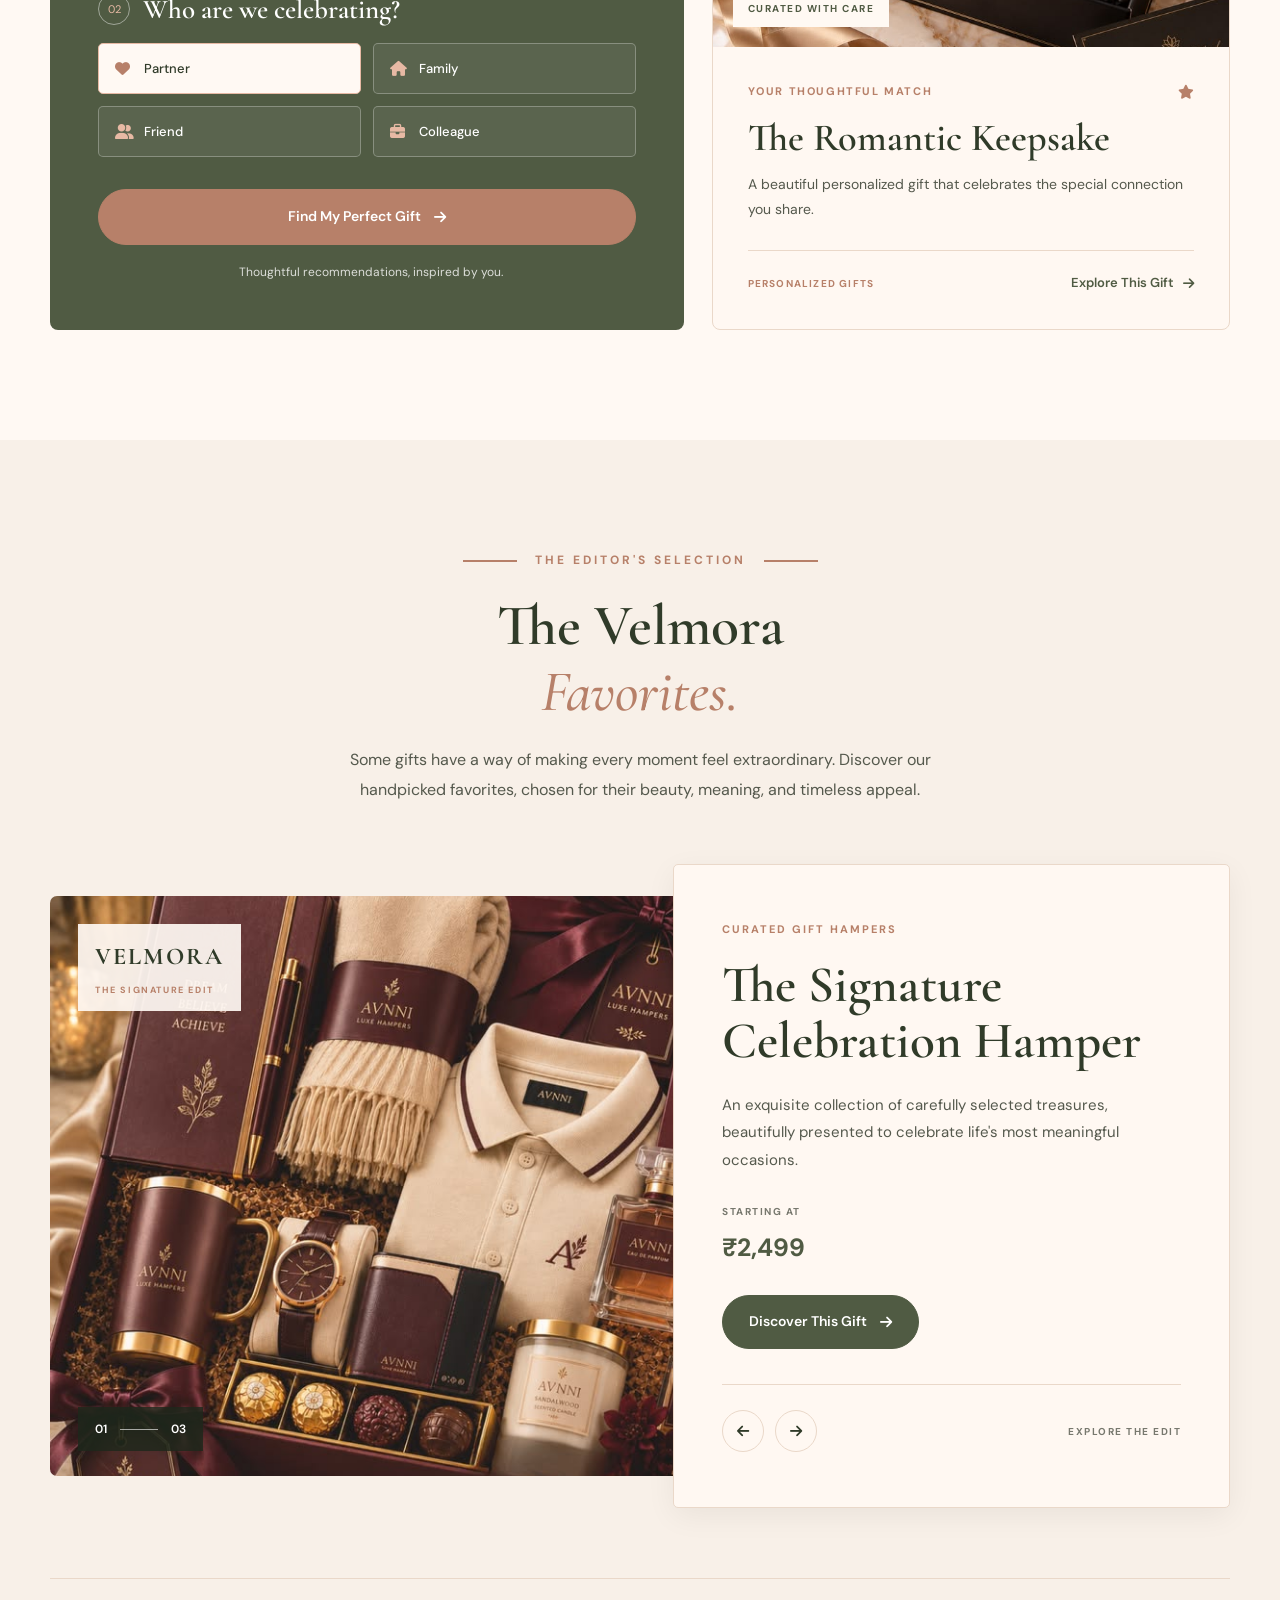
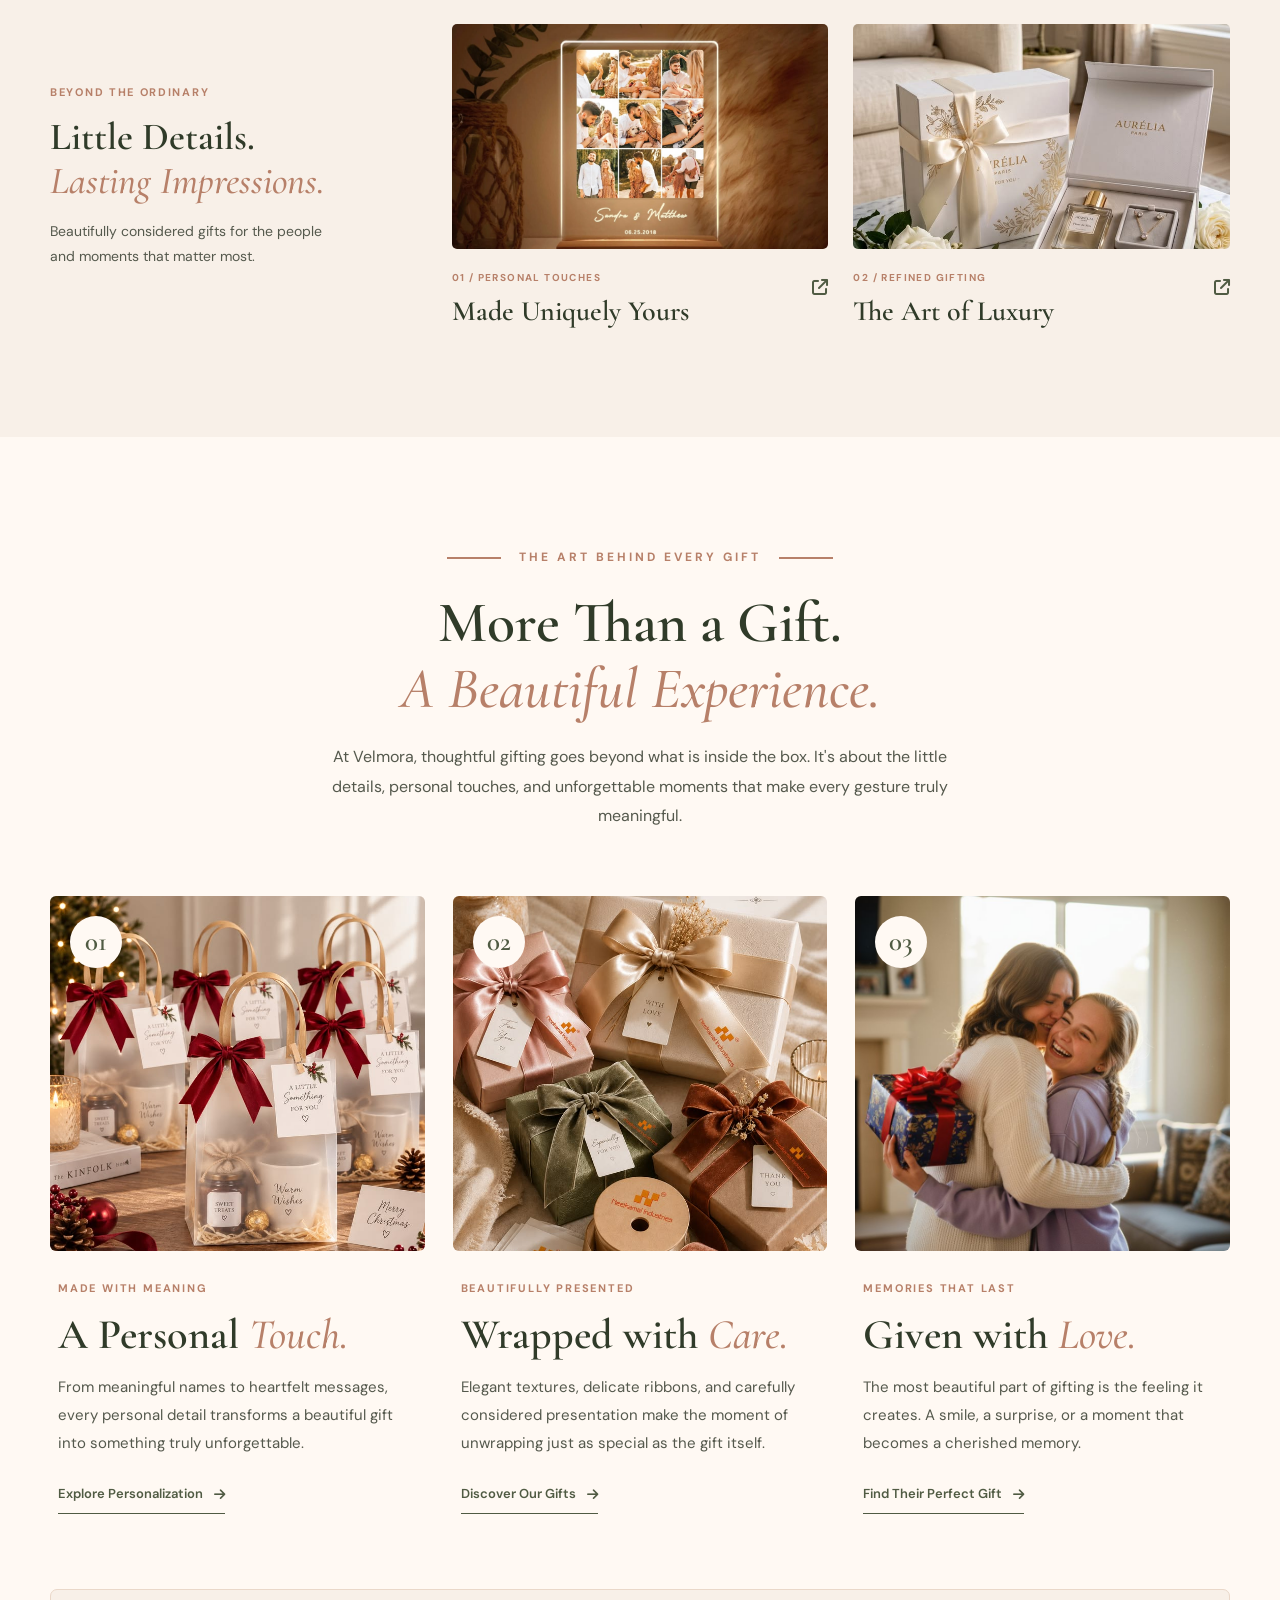
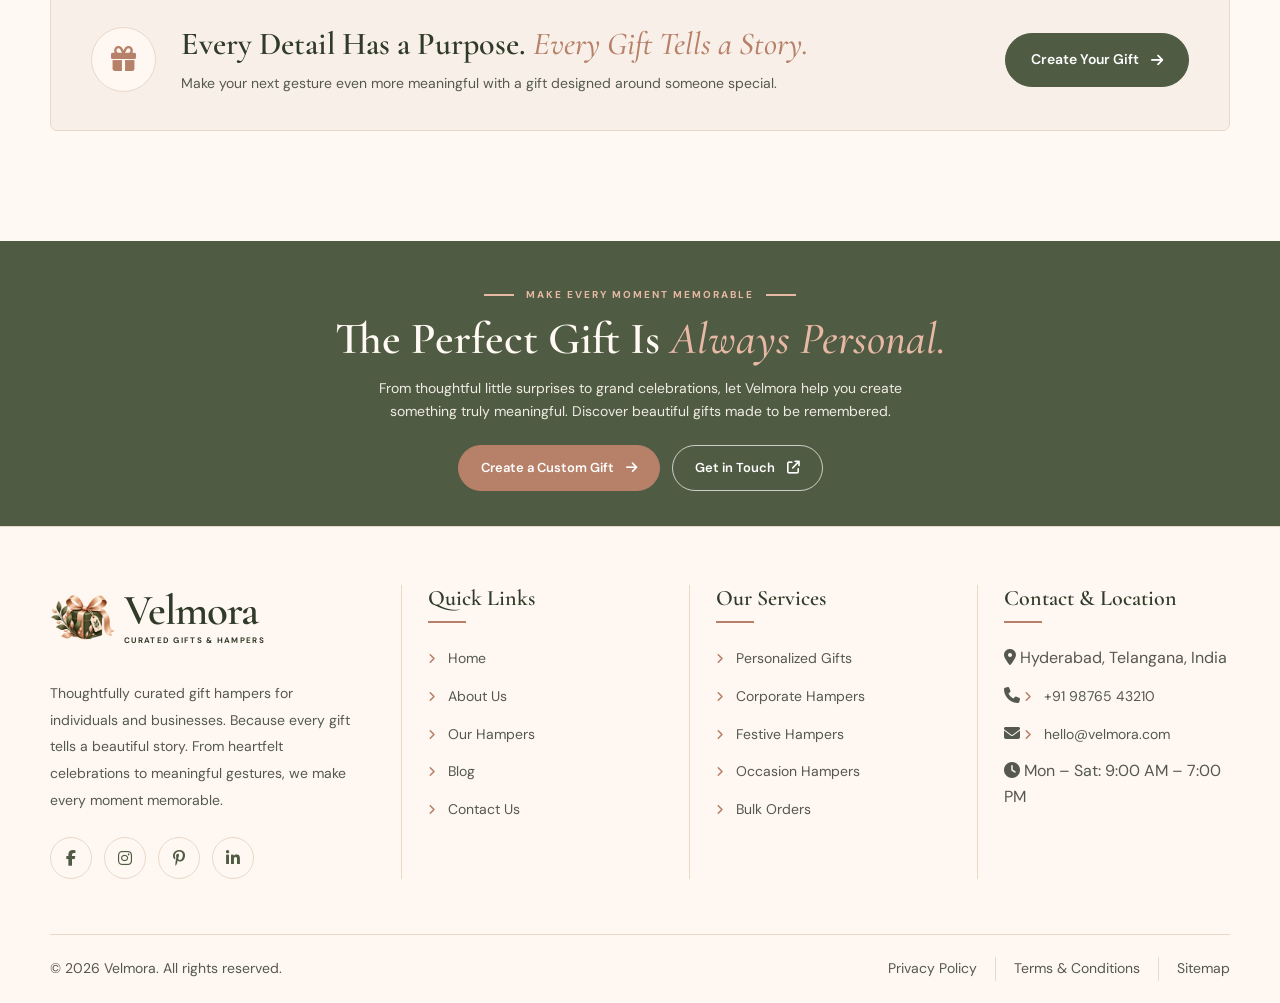
<file: products.html>
<!DOCTYPE html>
<html lang="en" dir="ltr" data-theme="light">

<head>

    <meta charset="UTF-8">
  <meta name="viewport" content="width=device-width, initial-scale=1.0">
  <title>Velmora | Curated Gifts & Hampers</title>

  <link rel="icon" href="images/logo.png">
  <link rel="preconnect" href="https://fonts.googleapis.com">
  <link rel="preconnect" href="https://fonts.gstatic.com" crossorigin>
  <link href="https://fonts.googleapis.com/css2?family=DM+Sans:wght@400;500;600;700&family=Playfair+Display:wght@400;500;600;700&display=swap" rel="stylesheet">
  <link rel="stylesheet" href="https://cdnjs.cloudflare.com/ajax/libs/font-awesome/6.5.2/css/all.min.css">
  <link rel="stylesheet" href="nav.css">
    <link rel="stylesheet" href="products.css">
</head>
<body>

<!-- HEADER -->
<header class="site-header">
  <div class="header-inner">

    <a href="index.html" class="brand">
      <img src="images/logo.png" alt="Velmora gift box" class="brand-logo">
      <span class="brand-info">
        <span class="brand-name">Velmora</span>
        <span class="brand-tagline">CURATED GIFTS & HAMPERS</span>
      </span>
    </a>

    <nav class="main-nav" id="mainNav" aria-label="Main navigation">
    
<!-- HOME DROPDOWN -->

<div class="nav-dropdown home-dropdown">

  <a href="index.html" class="nav-link">
    Home
    <i class="fa-solid fa-chevron-down"></i>
  </a>

  <div class="dropdown-menu">
    <a href="index.html">Home-1 The Signature Edit</a>
    <a href="home2.html">Home-2 The Luxe Collection</a>
  </div>

</div>

<a href="about.html" class="nav-link">
  About
</a>


      <div class="nav-dropdown">
        <a href="products.html" class="nav-link active" aria-current="page">
          Products 
        </a>
     
      </div>

      <div class="nav-dropdown">
        <a href="corporate.html" class="nav-link">
         Corporate Bulk Gifting 
        </a>
       
      </div>

     <div class="nav-dropdown">
        <a href="corporate.html" class="nav-link">
       Custom Gifting
        </a>
       
      </div>

      <a href="blog.html" class="nav-link">Blog</a>
      <a href="contact.html" class="nav-link">Contact</a>

      
<!-- SHOP NOW - MOBILE & TABLET ONLY -->
<a href="shop-now.html" class="mobile-shop-btn">
  Shop Now
  <i class="fa-solid fa-arrow-right"></i>
</a>

    </nav>

    <div class="header-actions">
      <button class="header-icon-btn" id="rtlToggle"
              aria-label="Switch text direction" title="Switch RTL/LTR">
        <i class="fa-solid fa-right-left"></i>
      </button>

      <button class="header-icon-btn" id="themeToggle"
              aria-label="Switch to dark mode" title="Toggle theme">
        <i class="fa-solid fa-moon"></i>
      </button>

      <a href="shop-now.html" class="header-cta">
        Shop Now <i class="fa-solid fa-arrow-right"></i>
      </a>

      <button class="hamburger" id="menuToggle"
              aria-label="Open menu" aria-expanded="false"
              aria-controls="mainNav">
        <i class="fa-solid fa-bars"></i>
      </button>
    </div>
  </div>
</header>






<!-- ==========================================
     SECTION 1 - PRODUCTS HERO
========================================== -->

<section class="products-hero" id="products-home">

    <div class="products-hero-overlay"></div>

    <div class="products-hero-container">

        <div class="products-hero-content">

            <div class="products-hero-tagline">
                <span></span>
                THE VELMORA COLLECTION
                <span></span>
            </div>

            <h1>
                Thoughtful Gifts,
                <em>Beautifully Curated.</em>
            </h1>

            <p>
                Discover a world of meaningful gifting, where
                every piece is chosen with care. From elegant
                gift boxes to personalized treasures, find
                something extraordinary for every occasion.
            </p>

            <div class="products-hero-actions">

                <a href="#products-collections"
                   class="products-hero-btn-primary">
                    Explore Collections
                    <i class="fa-solid fa-arrow-right"></i>
                </a>

                <a href="#products-signature"
                   class="products-hero-btn-outline">
                    Shop Signature Gifts
                    <i class="fa-solid fa-arrow-up-right-from-square"></i>
                </a>

            </div>

        </div>

    </div>

    <div class="products-hero-bottom">
        <span>MADE FOR MEANINGFUL MOMENTS</span>
        <span class="products-hero-bottom-line"></span>
        <span>VELMORA</span>
    </div>

</section>





<!-- ==========================================
     SECTION 2 - EXPLORE OUR COLLECTIONS
========================================== -->

<section class="products-collections" id="products-collections">

    <div class="products-collections-container">

        <!-- SECTION HEADING -->
        <div class="products-collections-heading">

            <div class="products-collections-tagline">
                <span></span>
                DISCOVER WHAT SPEAKS TO YOU
                <span></span>
            </div>

            <h2>
                Explore Our
                <em>Thoughtful Collections.</em>
            </h2>

            <p>
                Every occasion deserves something extraordinary.
                Explore our carefully curated gifting collections,
                designed to turn thoughtful gestures into
                beautiful memories.
            </p>

        </div>

        <!-- COLLECTION GALLERY -->
        <div class="products-collections-grid">

            <!-- COLLECTION 1 -->
            <a href="#products-signature"
               class="products-collection-card products-collection-featured">

                <img src="images/collection-hampers.jpg"
                     alt="Luxury gift hampers with elegant packaging"
                     loading="lazy">

                <div class="products-collection-overlay"></div>

                <div class="products-collection-content">
                    <span>01 / CURATED COLLECTION</span>
                    <h3>Luxury Gift Hampers</h3>
                    <p>
                        A beautiful assortment of thoughtful treasures.
                    </p>
                    <span class="products-collection-link">
                        Explore Collection
                        <i class="fa-solid fa-arrow-right"></i>
                    </span>
                </div>

                <span class="products-collection-arrow">
                    <i class="fa-solid fa-arrow-up-right-from-square"></i>
                </span>

            </a>

            <!-- COLLECTION 2 -->
            <a href="customization.html"
               class="products-collection-card products-collection-featured">

                <img src="images/collection-personalized.jpg"
                     alt="Personalized gifts with custom details"
                     loading="lazy">

                <div class="products-collection-overlay"></div>

                <div class="products-collection-content">
                    <span>02 / MADE JUST FOR YOU</span>
                    <h3>Personalized Gifts</h3>
                    <p>
                        Meaningful keepsakes with your personal touch.
                    </p>
                    <span class="products-collection-link">
                        Explore Collection
                        <i class="fa-solid fa-arrow-right"></i>
                    </span>
                </div>

                <span class="products-collection-arrow">
                    <i class="fa-solid fa-arrow-up-right-from-square"></i>
                </span>

            </a>

            <!-- COLLECTION 3 -->
            <a href="#products-signature"
               class="products-collection-card products-collection-small">

                <img src="images/collection-luxury.jpg"
                     alt="Premium luxury gift boxes"
                     loading="lazy">

                <div class="products-collection-overlay"></div>

                <div class="products-collection-content">
                    <span>03 / TIMELESS ELEGANCE</span>
                    <h3>Luxury Gift Boxes</h3>
                    <span class="products-collection-link">
                        Discover Gifts
                        <i class="fa-solid fa-arrow-right"></i>
                    </span>
                </div>

            </a>

            <!-- COLLECTION 4 -->
            <a href="#products-signature"
               class="products-collection-card products-collection-small">

                <img src="images/collection-birthday.jpg"
                     alt="Beautiful birthday gifting arrangement"
                     loading="lazy">

                <div class="products-collection-overlay"></div>

                <div class="products-collection-content">
                    <span>04 / JOYFUL CELEBRATIONS</span>
                    <h3>Birthday Gifts</h3>
                    <span class="products-collection-link">
                        Discover Gifts
                        <i class="fa-solid fa-arrow-right"></i>
                    </span>
                </div>

            </a>

            <!-- COLLECTION 5 -->
            <a href="#products-signature"
               class="products-collection-card products-collection-small">

                <img src="images/collection-anniversary.jpg"
                     alt="Romantic anniversary gifts"
                     loading="lazy">

                <div class="products-collection-overlay"></div>

                <div class="products-collection-content">
                    <span>05 / CELEBRATE LOVE</span>
                    <h3>Anniversary Gifts</h3>
                    <span class="products-collection-link">
                        Discover Gifts
                        <i class="fa-solid fa-arrow-right"></i>
                    </span>
                </div>

            </a>

            <!-- COLLECTION 6 -->
            <a href="#products-signature"
               class="products-collection-card products-collection-small">

                <img src="images/collection-corporate.jpg"
                     alt="Elegant corporate gifting collection"
                     loading="lazy">

                <div class="products-collection-overlay"></div>

                <div class="products-collection-content">
                    <span>06 / PROFESSIONAL GESTURES</span>
                    <h3>Corporate Gifts</h3>
                    <span class="products-collection-link">
                        Discover Gifts
                        <i class="fa-solid fa-arrow-right"></i>
                    </span>
                </div>

            </a>

        </div>

        <!-- BOTTOM TEXT -->
        <div class="products-collections-bottom">

            <p>
                Can't find exactly what you're looking for?
                <strong>Let's create something uniquely yours.</strong>
            </p>

            <a href="customization.html">
                Explore Custom Gifting
                <i class="fa-solid fa-arrow-right"></i>
            </a>

        </div>

    </div>

</section>





<!-- ==========================================
     SECTION 3 - OUR SIGNATURE GIFTS
========================================== -->

<section class="products-signature" id="products-signature">

    <div class="products-signature-container">

        <!-- HEADING -->
        <div class="products-signature-heading">

            <div class="products-signature-tagline">
                <span></span>
                THE SIGNATURE EDIT
                <span></span>
            </div>

            <h2>
                Gifts Made for
                <em>Meaningful Moments.</em>
            </h2>

            <p>
                Discover our thoughtfully curated favorites,
                where beautiful details, timeless elegance,
                and meaningful gestures come together.
            </p>

        </div>

        <!-- CATEGORY FILTERS -->
        <div class="products-signature-filters"
             role="group"
             aria-label="Filter signature gifts">

            <button class="products-signature-filter active"
                    type="button"
                    data-filter="all"
                    aria-pressed="true">
                All Gifts
            </button>

            <button class="products-signature-filter"
                    type="button"
                    data-filter="hampers"
                    aria-pressed="false">
                Gift Hampers
            </button>

            <button class="products-signature-filter"
                    type="button"
                    data-filter="personalized"
                    aria-pressed="false">
                Personalized
            </button>

            <button class="products-signature-filter"
                    type="button"
                    data-filter="luxury"
                    aria-pressed="false">
                Luxury Boxes
            </button>

            <button class="products-signature-filter"
                    type="button"
                    data-filter="occasions"
                    aria-pressed="false">
                Special Occasions
            </button>

        </div>

        <!-- PRODUCTS GRID -->
        <div class="products-signature-grid">

            <!-- PRODUCT 1 -->
            <article class="products-signature-card"
                     data-category="hampers">

                <div class="products-signature-image">

                    <img src="images/product-1.jpg"
                         alt="The Signature Celebration Hamper"
                         loading="lazy">

                    <span class="products-signature-badge">
                        BESTSELLER
                    </span>

                    <button class="products-signature-wishlist"
                            type="button"
                            aria-label="Add Signature Celebration Hamper to wishlist"
                            aria-pressed="false">
                        <i class="fa-regular fa-heart"></i>
                    </button>

             

                </div>

                <div class="products-signature-info">

                    <span>GIFT HAMPERS</span>

                    <h3>The Signature Celebration Hamper</h3>

                    <p>
                        An elegant assortment for life's
                        most beautiful celebrations.
                    </p>

                    <div class="products-signature-price">
                        <strong>₹2,499</strong>
                        <del>₹2,999</del>
                    </div>

                </div>

            </article>

            <!-- PRODUCT 2 -->
            <article class="products-signature-card"
                     data-category="personalized">

                <div class="products-signature-image">

                    <img src="images/product-2.jpg"
                         alt="Personalized Memory Keepsake Box"
                         loading="lazy">

                    <span class="products-signature-badge">
                        PERSONALIZED
                    </span>

                    <button class="products-signature-wishlist"
                            type="button"
                            aria-label="Add Memory Keepsake Box to wishlist"
                            aria-pressed="false">
                        <i class="fa-regular fa-heart"></i>
                    </button>

                 

                </div>

                <div class="products-signature-info">

                    <span>PERSONALIZED GIFTS</span>

                    <h3>The Timeless Memory Keepsake Box</h3>

                    <p>
                        A thoughtful home for memories
                        worth holding close.
                    </p>

                    <div class="products-signature-price">
                        <strong>₹1,899</strong>
                    </div>

                </div>

            </article>

            <!-- PRODUCT 3 -->
            <article class="products-signature-card"
                     data-category="luxury">

                <div class="products-signature-image">

                    <img src="images/product-3.jpg"
                         alt="Velmora Luxe Gift Collection"
                         loading="lazy">

                    <span class="products-signature-badge">
                        LUXURY EDIT
                    </span>

                    <button class="products-signature-wishlist"
                            type="button"
                            aria-label="Add Velmora Luxe Collection to wishlist"
                            aria-pressed="false">
                        <i class="fa-regular fa-heart"></i>
                    </button>

                

                </div>

                <div class="products-signature-info">

                    <span>LUXURY GIFT BOXES</span>

                    <h3>The Velmora Luxe Collection</h3>

                    <p>
                        A refined gifting experience
                        with an unforgettable finish.
                    </p>

                    <div class="products-signature-price">
                        <strong>₹3,999</strong>
                        <del>₹4,499</del>
                    </div>

                </div>

            </article>

            <!-- PRODUCT 4 -->
            <article class="products-signature-card"
                     data-category="occasions">

                <div class="products-signature-image">

                    <img src="images/product-4.jpg"
                         alt="Birthday Bliss Gift Box"
                         loading="lazy">

                    <span class="products-signature-badge">
                        CELEBRATION
                    </span>

                    <button class="products-signature-wishlist"
                            type="button"
                            aria-label="Add Birthday Bliss Gift Box to wishlist"
                            aria-pressed="false">
                        <i class="fa-regular fa-heart"></i>
                    </button>

                 

                </div>

                <div class="products-signature-info">

                    <span>BIRTHDAY GIFTS</span>

                    <h3>The Birthday Bliss Celebration Box</h3>

                    <p>
                        A delightful surprise designed
                        to make their day shine.
                    </p>

                    <div class="products-signature-price">
                        <strong>₹1,699</strong>
                    </div>

                </div>

            </article>

            <!-- PRODUCT 5 -->
            <article class="products-signature-card"
                     data-category="hampers">

                <div class="products-signature-image">

                    <img src="images/product-5.jpg"
                         alt="Sweet Indulgence Gift Hamper"
                         loading="lazy">

                    <button class="products-signature-wishlist"
                            type="button"
                            aria-label="Add Sweet Indulgence Hamper to wishlist"
                            aria-pressed="false">
                        <i class="fa-regular fa-heart"></i>
                    </button>

                

                </div>

                <div class="products-signature-info">

                    <span>GIFT HAMPERS</span>

                    <h3>The Sweet Indulgence Hamper</h3>

                    <p>
                        A charming selection of treats
                        for moments worth savoring.
                    </p>

                    <div class="products-signature-price">
                        <strong>₹2,199</strong>
                    </div>

                </div>

            </article>

            <!-- PRODUCT 6 -->
            <article class="products-signature-card"
                     data-category="personalized">

                <div class="products-signature-image">

                    <img src="images/product-6.jpg"
                         alt="Personalized Forever Yours Gift"
                         loading="lazy">

                    <span class="products-signature-badge">
                        MADE PERSONAL
                    </span>

                    <button class="products-signature-wishlist"
                            type="button"
                            aria-label="Add Forever Yours Gift to wishlist"
                            aria-pressed="false">
                        <i class="fa-regular fa-heart"></i>
                    </button>

                   
                </div>

                <div class="products-signature-info">

                    <span>PERSONALIZED GIFTS</span>

                    <h3>The Forever Yours Romantic Gift</h3>

                    <p>
                        A meaningful keepsake created
                        for someone truly special.
                    </p>

                    <div class="products-signature-price">
                        <strong>₹1,499</strong>
                    </div>

                </div>

            </article>

            <!-- PRODUCT 7 -->
            <article class="products-signature-card"
                     data-category="luxury">

                <div class="products-signature-image">

                    <img src="images/product-7.jpg"
                         alt="Golden Moments Luxury Gift Box"
                         loading="lazy">

                    <span class="products-signature-badge">
                        PREMIUM
                    </span>

                    <button class="products-signature-wishlist"
                            type="button"
                            aria-label="Add Golden Moments Gift Box to wishlist"
                            aria-pressed="false">
                        <i class="fa-regular fa-heart"></i>
                    </button>

                   

                </div>

                <div class="products-signature-info">

                    <span>LUXURY GIFT BOXES</span>

                    <h3>The Golden Moments Celebration Box</h3>

                    <p>
                        A sophisticated gift that leaves
                        a lasting impression.
                    </p>

                    <div class="products-signature-price">
                        <strong>₹3,299</strong>
                    </div>

                </div>

            </article>

            <!-- PRODUCT 8 -->
            <article class="products-signature-card"
                     data-category="occasions">

                <div class="products-signature-image">

                    <img src="images/product-8.jpg"
                         alt="Anniversary Romance Gift Collection"
                         loading="lazy">

                    <span class="products-signature-badge">
                        ROMANTIC EDIT
                    </span>

                    <button class="products-signature-wishlist"
                            type="button"
                            aria-label="Add Anniversary Romance Gift to wishlist"
                            aria-pressed="false">
                        <i class="fa-regular fa-heart"></i>
                    </button>

                  

                </div>

                <div class="products-signature-info">

                    <span>ANNIVERSARY GIFTS</span>

                    <h3>The Anniversary Romance Box</h3>

                    <p>
                        Celebrate beautiful memories
                        and the love still to come.
                    </p>

                    <div class="products-signature-price">
                        <strong>₹2,799</strong>
                    </div>

                </div>

            </article>

        </div>

        <!-- EMPTY STATE -->
        <p class="products-signature-empty" hidden>
            No gifts found in this category.
        </p>

        <!-- BOTTOM CTA -->
        <div class="products-signature-bottom">

            <p>
                Looking for something more personal?
                Discover gifts made just for you.
            </p>

            <a href="customization.html">
                Create a Custom Gift
                <i class="fa-solid fa-arrow-right"></i>
            </a>

        </div>

    </div>

</section>






<!-- ==========================================
     SECTION 4 - FIND YOUR PERFECT GIFT
========================================== -->

<section class="products-gift-finder" id="products-gift-finder">

    <div class="products-gift-finder-container">

        <!-- SECTION HEADING -->
        <div class="products-gift-finder-heading">

            <div class="products-gift-finder-tagline">
                <span></span>
                A LITTLE HELP, A LOT OF HEART
                <span></span>
            </div>

            <h2>
                Find a Gift That
                <em>Feels Just Right.</em>
            </h2>

            <p>
                The most meaningful gifts begin with a little
                understanding. Tell us who you're celebrating
                and what makes the moment special.
            </p>

        </div>

        <div class="products-gift-finder-layout">

            <!-- LEFT: SELECTION PANEL -->
            <div class="products-gift-finder-panel">

                <div class="products-gift-finder-panel-top">
                    <span>THE VELMORA GIFT GUIDE</span>
                    <span>01 — 02</span>
                </div>

                <h3>
                    Let's discover
                    <em>something wonderful.</em>
                </h3>

                <!-- OCCASION -->
                <div class="products-gift-finder-step">

                    <div class="products-gift-finder-step-title">
                        <span>01</span>
                        <h4>What's the occasion?</h4>
                    </div>

                    <div class="products-gift-finder-options"
                         id="giftOccasions"
                         role="group"
                         aria-label="Choose an occasion">

                        <button type="button"
                                class="gift-finder-option active"
                                data-occasion="birthday"
                                aria-pressed="true">
                            <i class="fa-solid fa-cake-candles"></i>
                            Birthday
                        </button>

                        <button type="button"
                                class="gift-finder-option"
                                data-occasion="anniversary"
                                aria-pressed="false">
                            <i class="fa-solid fa-heart"></i>
                            Anniversary
                        </button>

                        <button type="button"
                                class="gift-finder-option"
                                data-occasion="thankyou"
                                aria-pressed="false">
                            <i class="fa-solid fa-gift"></i>
                            Thank You
                        </button>

                        <button type="button"
                                class="gift-finder-option"
                                data-occasion="celebration"
                                aria-pressed="false">
                            <i class="fa-solid fa-champagne-glasses"></i>
                            Celebration
                        </button>

                    </div>

                </div>

                <!-- RECIPIENT -->
                <div class="products-gift-finder-step">

                    <div class="products-gift-finder-step-title">
                        <span>02</span>
                        <h4>Who are we celebrating?</h4>
                    </div>

                    <div class="products-gift-finder-options"
                         id="giftRecipients"
                         role="group"
                         aria-label="Choose a recipient">

                        <button type="button"
                                class="gift-finder-option active"
                                data-recipient="partner"
                                aria-pressed="true">
                            <i class="fa-solid fa-heart"></i>
                            Partner
                        </button>

                        <button type="button"
                                class="gift-finder-option"
                                data-recipient="family"
                                aria-pressed="false">
                            <i class="fa-solid fa-house"></i>
                            Family
                        </button>

                        <button type="button"
                                class="gift-finder-option"
                                data-recipient="friend"
                                aria-pressed="false">
                            <i class="fa-solid fa-user-group"></i>
                            Friend
                        </button>

                        <button type="button"
                                class="gift-finder-option"
                                data-recipient="colleague"
                                aria-pressed="false">
                            <i class="fa-solid fa-briefcase"></i>
                            Colleague
                        </button>

                    </div>

                </div>

                <button type="button"
                        class="products-gift-finder-submit"
                        id="findMyGift">

                    Find My Perfect Gift
                    <i class="fa-solid fa-arrow-right"></i>

                </button>

                <p class="products-gift-finder-note">
                    <i class="fa-solid fa-sparkles"></i>
                    Thoughtful recommendations, inspired by you.
                </p>

            </div>

            <!-- RIGHT: RECOMMENDATION -->
            <div class="products-gift-finder-result"
                 id="giftFinderResult"
                 aria-live="polite"
                 aria-atomic="true">

                <div class="products-gift-finder-result-image">

                    <img src="images/gift-finder-romance.jpg"
                         alt="Elegant romantic gift arrangement"
                         id="giftFinderImage"
                         loading="lazy">

                    <span class="products-gift-finder-image-label">
                        CURATED WITH CARE
                    </span>

                </div>

                <div class="products-gift-finder-result-content">

                    <div class="products-gift-finder-result-top">
                        <span>YOUR THOUGHTFUL MATCH</span>
                        <i class="fa-solid fa-star"></i>
                    </div>

                    <h3 id="giftFinderTitle">
                        The Romantic Keepsake
                    </h3>

                    <p id="giftFinderDescription">
                        A beautiful personalized gift that celebrates
                        the special connection you share.
                    </p>

                    <div class="products-gift-finder-result-bottom">

                        <span id="giftFinderCategory">
                            PERSONALIZED GIFTS
                        </span>

                        <a href="customization.html"
                           id="giftFinderLink">
                            Explore This Gift
                            <i class="fa-solid fa-arrow-right"></i>
                        </a>

                    </div>

                </div>

            </div>

        </div>

    </div>

</section>






<!-- ==========================================
     SECTION 5 - THE VELMORA FAVORITES
========================================== -->

<section class="products-favorites" id="products-favorites">

    <div class="products-favorites-container">

        <!-- HEADING -->
        <div class="products-favorites-heading">

            <div class="products-favorites-tagline">
                <span></span>
                THE EDITOR'S SELECTION
                <span></span>
            </div>

            <h2>
                The Velmora
                <em>Favorites.</em>
            </h2>

            <p>
                Some gifts have a way of making every moment
                feel extraordinary. Discover our handpicked
                favorites, chosen for their beauty, meaning,
                and timeless appeal.
            </p>

        </div>

        <!-- FEATURED EDITORIAL SHOWCASE -->
        <div class="products-favorites-showcase">

            <div class="products-favorites-visual">

                <img
                    src="images/favorite-featured-1.jpg"
                    alt="The Signature Celebration Hamper"
                    id="favoriteMainImage"
                    loading="lazy"
                >

                <div class="products-favorites-image-mark">
                    <span>VELMORA</span>
                    <span>THE SIGNATURE EDIT</span>
                </div>

                <div class="products-favorites-counter">
                    <span id="favoriteCurrent">01</span>
                    <span class="products-favorites-counter-line"></span>
                    <span>03</span>
                </div>

            </div>

            <!-- OVERLAPPING PRODUCT PANEL -->
            <div class="products-favorites-details">

                <span class="products-favorites-eyebrow"
                      id="favoriteCategory">
                    CURATED GIFT HAMPERS
                </span>

                <h3 id="favoriteTitle">
                    The Signature
                    Celebration Hamper
                </h3>

                <p id="favoriteDescription">
                    An exquisite collection of carefully selected
                    treasures, beautifully presented to celebrate
                    life's most meaningful occasions.
                </p>

                <div class="products-favorites-price">
                    <span>STARTING AT</span>
                    <strong id="favoritePrice">₹2,499</strong>
                </div>

                <a href="#products-signature"
                   id="favoriteLink"
                   class="products-favorites-shop">
                    Discover This Gift
                    <i class="fa-solid fa-arrow-right"></i>
                </a>

                <!-- SLIDER CONTROLS -->
                <div class="products-favorites-controls">

                    <button type="button"
                            id="favoritePrev"
                            aria-label="Previous featured gift">
                        <i class="fa-solid fa-arrow-left"></i>
                    </button>

                    <button type="button"
                            id="favoriteNext"
                            aria-label="Next featured gift">
                        <i class="fa-solid fa-arrow-right"></i>
                    </button>

                    <span>EXPLORE THE EDIT</span>

                </div>

            </div>

        </div>

        <!-- MINI FEATURED COLLECTIONS -->
        <div class="products-favorites-mini">

            <div class="products-favorites-mini-intro">

                <span>BEYOND THE ORDINARY</span>

                <h3>
                    Little Details.
                    <em>Lasting Impressions.</em>
                </h3>

                <p>
                    Beautifully considered gifts for the
                    people and moments that matter most.
                </p>

            </div>

            <a href="customization.html"
               class="products-favorites-mini-item">

                <div class="products-favorites-mini-image">
                    <img src="images/favorite-personalized.jpg"
                         alt="Personalized keepsake gift"
                         loading="lazy">
                </div>

                <div class="products-favorites-mini-text">
                    <span>01 / PERSONAL TOUCHES</span>
                    <h4>Made Uniquely Yours</h4>
                    <i class="fa-solid fa-arrow-up-right-from-square"></i>
                </div>

            </a>

            <a href="#products-signature"
               class="products-favorites-mini-item">

                <div class="products-favorites-mini-image">
                    <img src="images/favorite-luxury.jpg"
                         alt="Premium luxury gift collection"
                         loading="lazy">
                </div>

                <div class="products-favorites-mini-text">
                    <span>02 / REFINED GIFTING</span>
                    <h4>The Art of Luxury</h4>
                    <i class="fa-solid fa-arrow-up-right-from-square"></i>
                </div>

            </a>

        </div>

    </div>

</section>







<!-- ==========================================
     SECTION 6 - THE BEAUTY OF THOUGHTFUL GIFTING
========================================== -->

<section class="products-gifting-beauty" id="products-gifting-beauty">

    <div class="products-gifting-beauty-container">

        <!-- SECTION INTRO -->
        <div class="products-gifting-beauty-heading">

            <div class="products-gifting-beauty-tagline">
                <span></span>
                THE ART BEHIND EVERY GIFT
                <span></span>
            </div>

            <h2>
                More Than a Gift.
                <em>A Beautiful Experience.</em>
            </h2>

            <p>
                At Velmora, thoughtful gifting goes beyond what
                is inside the box. It's about the little details,
                personal touches, and unforgettable moments
                that make every gesture truly meaningful.
            </p>

        </div>

        <!-- EDITORIAL JOURNEY -->
        <div class="products-gifting-beauty-journey">

            <!-- ITEM 1 -->
            <article class="products-gifting-beauty-item">

                <div class="products-gifting-beauty-image">
                    <img src="images/gifting-personalization.jpg"
                         alt="Beautiful personalized gift details"
                         loading="lazy">

                    <span class="products-gifting-beauty-image-number">
                        01
                    </span>
                </div>

                <div class="products-gifting-beauty-item-content">

                    <span class="products-gifting-beauty-item-label">
                        MADE WITH MEANING
                    </span>

                    <h3>
                        A Personal
                        <em>Touch.</em>
                    </h3>

                    <p>
                        From meaningful names to heartfelt messages,
                        every personal detail transforms a beautiful
                        gift into something truly unforgettable.
                    </p>

                    <a href="customization.html">
                        Explore Personalization
                        <i class="fa-solid fa-arrow-right"></i>
                    </a>

                </div>

            </article>

            <!-- ITEM 2 -->
            <article class="products-gifting-beauty-item">

                <div class="products-gifting-beauty-image">
                    <img src="images/gifting-packaging.jpg"
                         alt="Luxury gift packaging with satin ribbons"
                         loading="lazy">

                    <span class="products-gifting-beauty-image-number">
                        02
                    </span>
                </div>

                <div class="products-gifting-beauty-item-content">

                    <span class="products-gifting-beauty-item-label">
                        BEAUTIFULLY PRESENTED
                    </span>

                    <h3>
                        Wrapped with
                        <em>Care.</em>
                    </h3>

                    <p>
                        Elegant textures, delicate ribbons, and
                        carefully considered presentation make
                        the moment of unwrapping just as special
                        as the gift itself.
                    </p>

                    <a href="#products-signature">
                        Discover Our Gifts
                        <i class="fa-solid fa-arrow-right"></i>
                    </a>

                </div>

            </article>

            <!-- ITEM 3 --> 
            <article class="products-gifting-beauty-item">

                <div class="products-gifting-beauty-image">
                    <img src="images/gifting-moments.jpg"
                         alt="Meaningful moment of exchanging a gift"
                         loading="lazy">

                    <span class="products-gifting-beauty-image-number">
                        03
                    </span>
                </div>

                <div class="products-gifting-beauty-item-content">

                    <span class="products-gifting-beauty-item-label">
                        MEMORIES THAT LAST
                    </span>

                    <h3>
                        Given with
                        <em>Love.</em>
                    </h3>

                    <p>
                        The most beautiful part of gifting is the
                        feeling it creates. A smile, a surprise,
                        or a moment that becomes a cherished memory.
                    </p>

                    <a href="#products-gift-finder">
                        Find Their Perfect Gift
                        <i class="fa-solid fa-arrow-right"></i>
                    </a>

                </div>

            </article>

        </div>

        <!-- BOTTOM MESSAGE -->
        <div class="products-gifting-beauty-bottom">

            <div class="products-gifting-beauty-bottom-icon">
                <i class="fa-solid fa-gift"></i>
            </div>

            <div class="products-gifting-beauty-bottom-text">
                <h3>
                    Every Detail Has a Purpose.
                    <em>Every Gift Tells a Story.</em>
                </h3>

                <p>
                    Make your next gesture even more meaningful
                    with a gift designed around someone special.
                </p>
            </div>

            <a href="customization.html"
               class="products-gifting-beauty-button">
                Create Your Gift
                <i class="fa-solid fa-arrow-right"></i>
            </a>

        </div>

    </div>

</section>







<!-- ==========================================
     SECTION 7 - PRODUCTS FINAL CTA
========================================== -->

<section class="products-final-cta" id="products-final-cta">

    <div class="products-final-cta-decor" aria-hidden="true">
        <span class="products-final-cta-circle circle-one"></span>
        <span class="products-final-cta-circle circle-two"></span>
    </div>

    <div class="products-final-cta-container">

        <div class="products-final-cta-tagline">
            <span></span>
            MAKE EVERY MOMENT MEMORABLE
            <span></span>
        </div>

        <h2>
            The Perfect Gift Is
            <em>Always Personal.</em>
        </h2>

        <p>
            From thoughtful little surprises to grand celebrations,
            let Velmora help you create something truly meaningful.
            Discover beautiful gifts made to be remembered.
        </p>

        <div class="products-final-cta-actions">

            <a href="customization.html"
               class="products-final-cta-primary">
                Create a Custom Gift
                <i class="fa-solid fa-arrow-right"></i>
            </a>

            <a href="contact.html"
               class="products-final-cta-secondary">
                Get in Touch
                <i class="fa-solid fa-arrow-up-right-from-square"></i>
            </a>

        </div>

        <div class="products-final-cta-footer">
            <span class="products-final-cta-line"></span>
            <span>THOUGHTFULLY CHOSEN. BEAUTIFULLY GIVEN.</span>
            <span class="products-final-cta-line"></span>
        </div>

    </div>

</section>










<footer class="site-footer">
  <div class="footer-inner">

    <div class="footer-about">
      <a href="index.html" class="brand footer-brand">
        <img src="images/logo.png" alt="Velmora gift box" class="brand-logo">
        <span class="brand-info">
          <span class="brand-name">Velmora</span>
          <span class="brand-tagline">CURATED GIFTS & HAMPERS</span>
        </span>
      </a>
     <p>
  Thoughtfully curated gift hampers for individuals
  and businesses. Because every gift tells a
  beautiful story. From heartfelt celebrations to
  meaningful gestures, we make every moment memorable.
</p>
       <!-- SOCIAL MEDIA ICONS -->
  <div class="footer-social">
    <a href="https://www.facebook.com/" target="_blank"
       rel="noopener noreferrer" aria-label="Facebook">
      <i class="fa-brands fa-facebook-f"></i>
    </a>

    <a href="https://www.instagram.com/" target="_blank"
       rel="noopener noreferrer" aria-label="Instagram">
      <i class="fa-brands fa-instagram"></i>
    </a>

    <a href="https://www.pinterest.com/" target="_blank"
       rel="noopener noreferrer" aria-label="Pinterest">
      <i class="fa-brands fa-pinterest-p"></i>
    </a>

    <a href="https://www.linkedin.com/" target="_blank"
       rel="noopener noreferrer" aria-label="LinkedIn">
      <i class="fa-brands fa-linkedin-in"></i>
    </a>
  </div>
    </div>

    <div class="footer-column">
      <h3>Quick Links</h3>
      <ul>
        <li><a href="index.html">Home</a></li>
        <li><a href="about.html">About Us</a></li>
        <li><a href="products.html">Our Hampers</a></li>

        <li><a href="blog.html">Blog</a></li>
        <li><a href="contact.html">Contact Us</a></li>
      </ul>
    </div>

    <div class="footer-column">
      <h3>Our Services</h3>
      <ul>
        <li><a href="customization.html">Personalized Gifts</a></li>
        <li><a href="corporate.html">Corporate Hampers</a></li>
        <li><a href="products.html#festive">Festive Hampers</a></li>
        <li><a href="products.html#occasions">Occasion Hampers</a></li>
        <li><a href="corporate.html#bulk">Bulk Orders</a></li>
   
      </ul>
    </div>

    <div class="footer-column">
  <h3>Contact & Location</h3>

  <ul>
    <li>
      <i class="fa-solid fa-location-dot"></i>
      <span>Hyderabad, Telangana, India</span>
    </li>

    <li>
      <i class="fa-solid fa-phone"></i>
      <a href="tel:+91XXXXXXXXXX">
        +91 98765 43210
      </a>
    </li>

    <li>
      <i class="fa-solid fa-envelope"></i>
      <a href="mailto:hello@velmora.com">
        hello@velmora.com
      </a>
    </li>

    <li>
      <i class="fa-solid fa-clock"></i>
      <span>Mon – Sat: 9:00 AM – 7:00 PM</span>
    </li>
  </ul>
    </div>

  </div>

  <div class="footer-bottom">
    <p>© 2026 Velmora. All rights reserved.</p>
    <div class="footer-legal">
      <a href="privacy.html">Privacy Policy</a>
      <a href="terms.html">Terms & Conditions</a>
      <a href="sitemap.html">Sitemap</a>
    </div>
  </div>
</footer>
<script src="nav.js"></script>
<script src="products.js"></script>
</body>
</html>
</file>
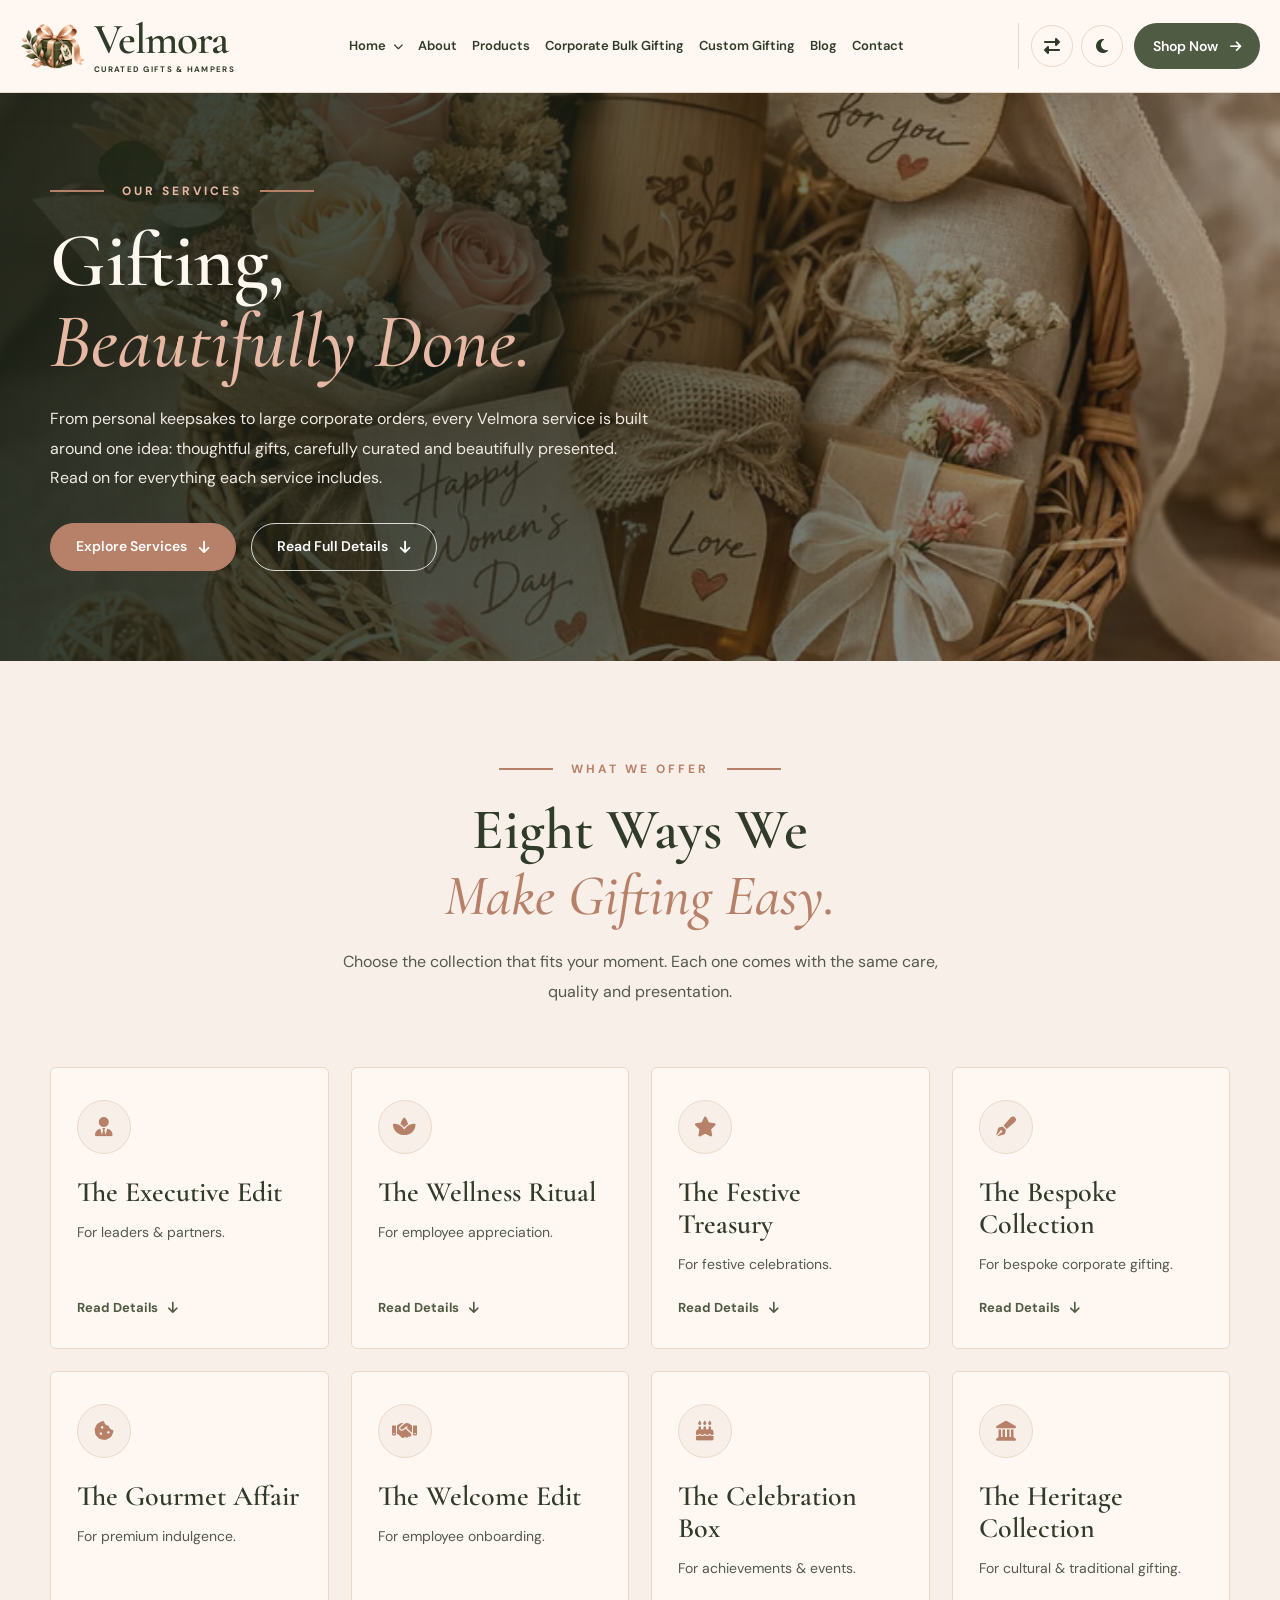
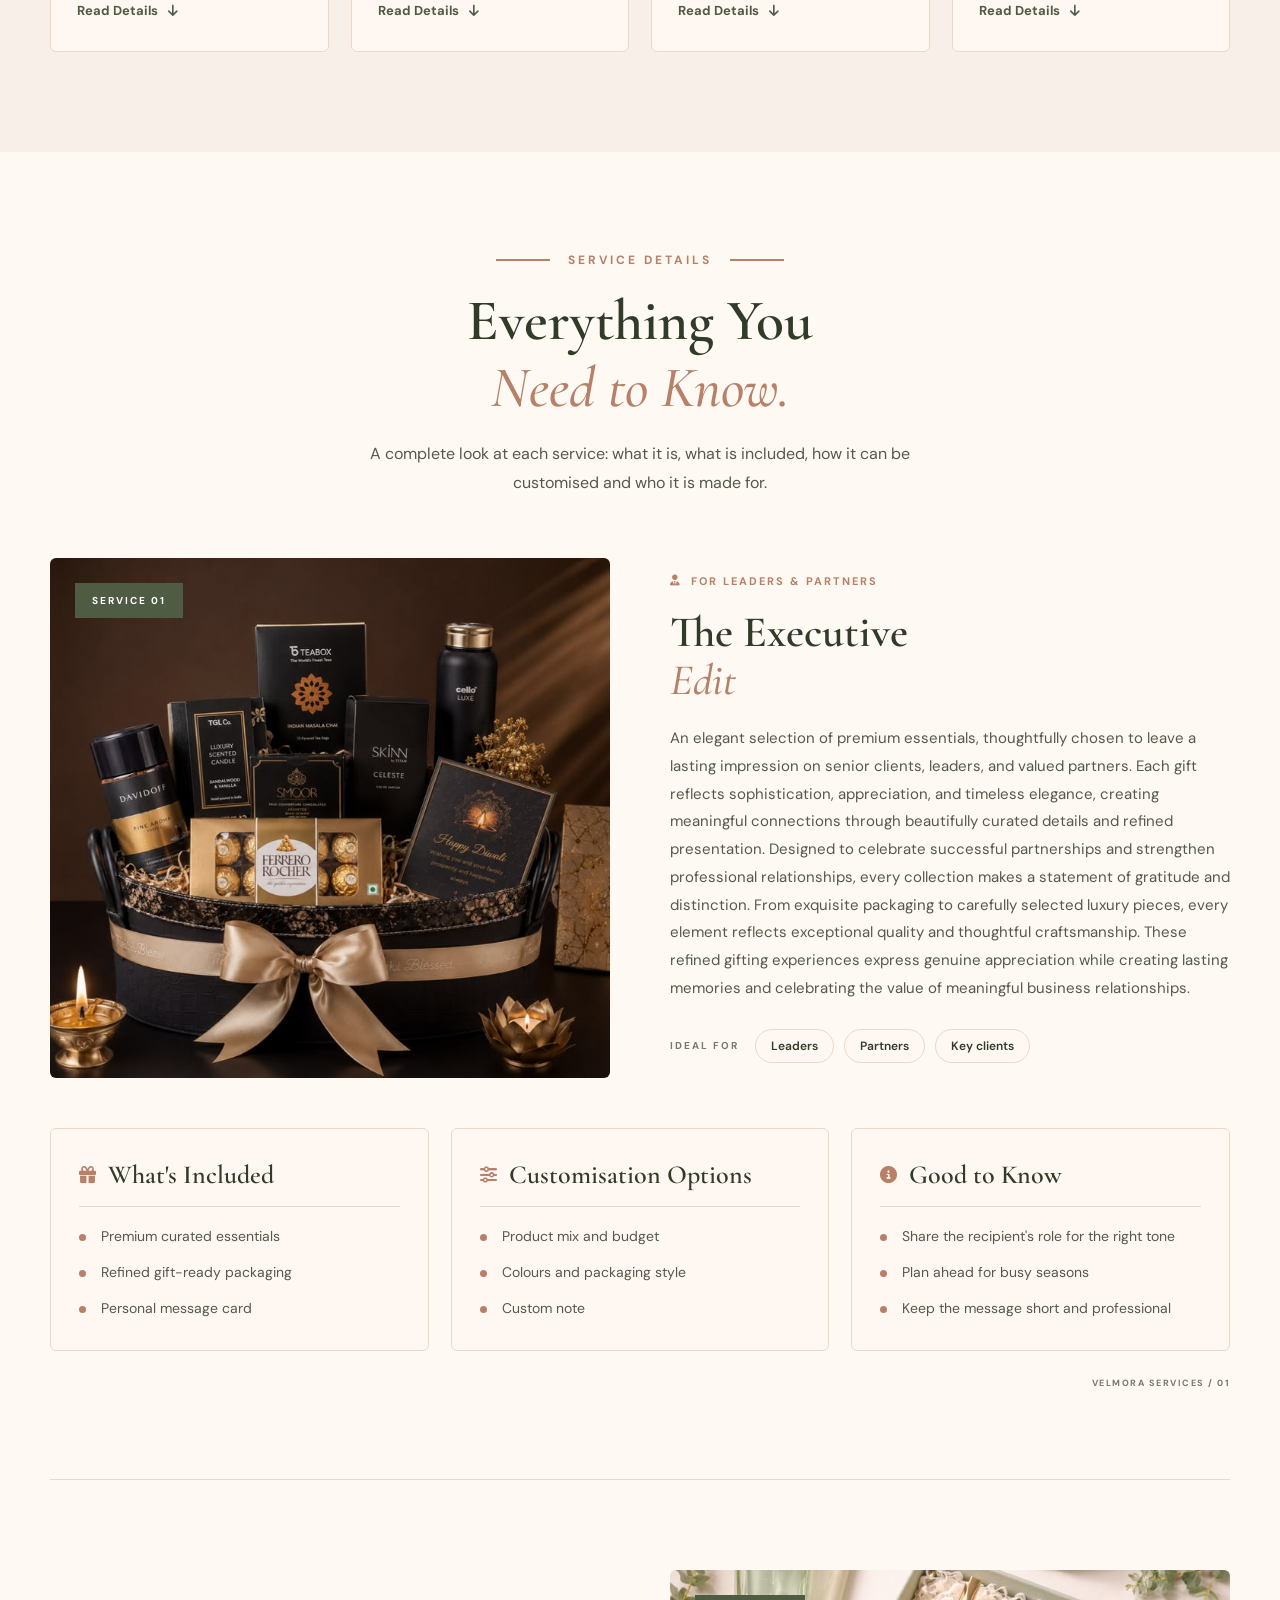
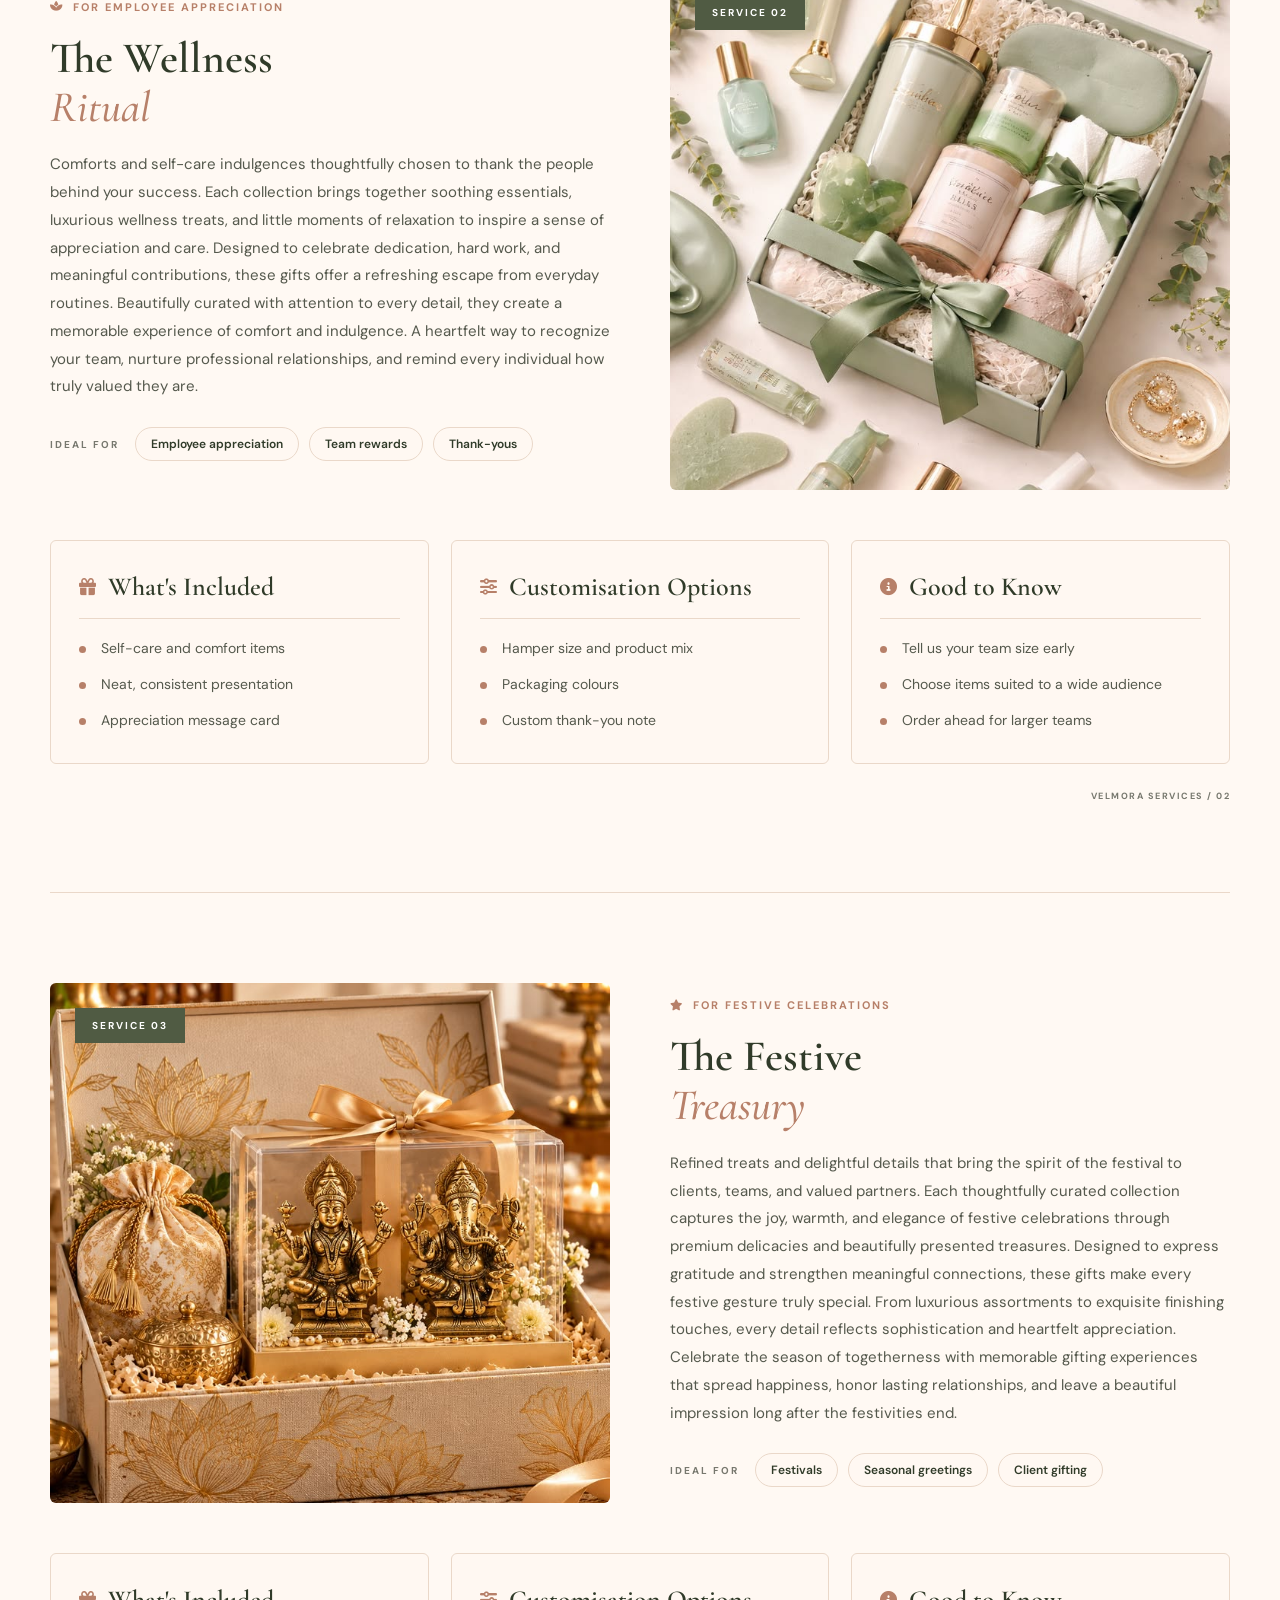
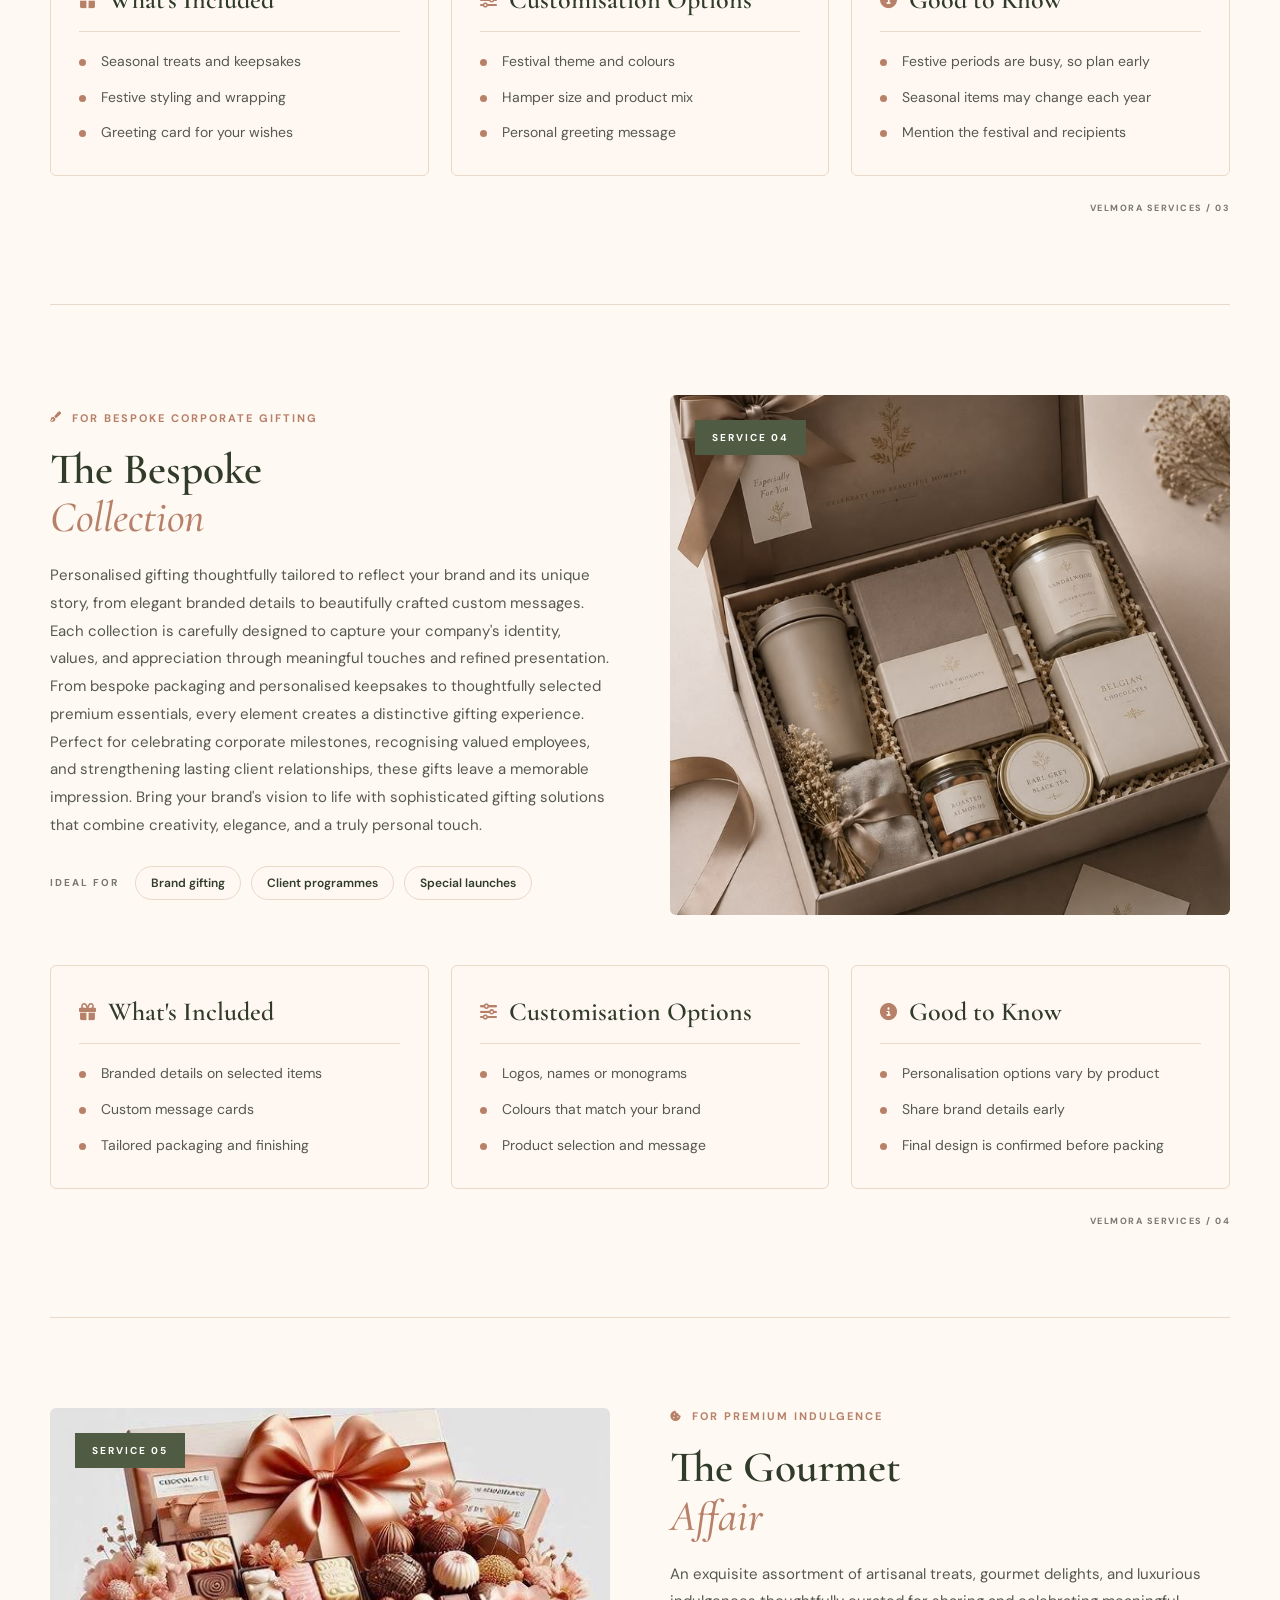
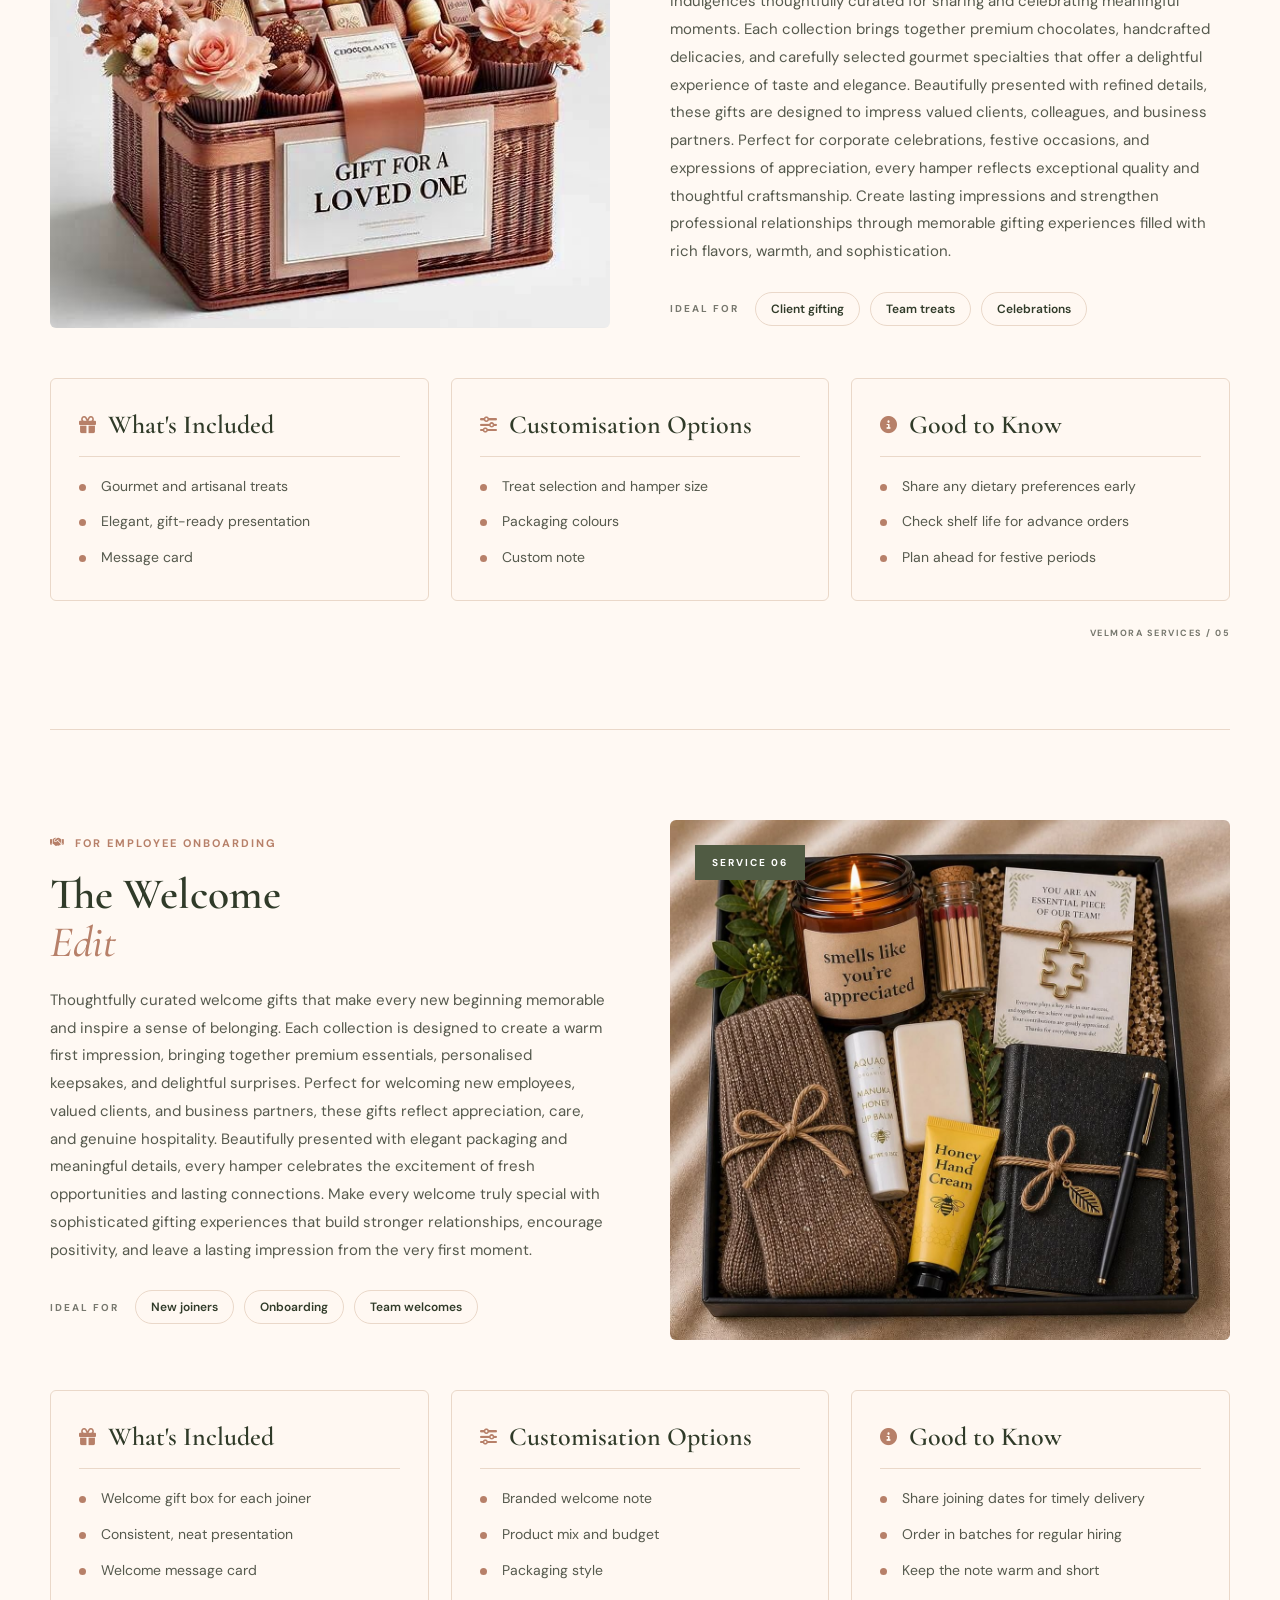
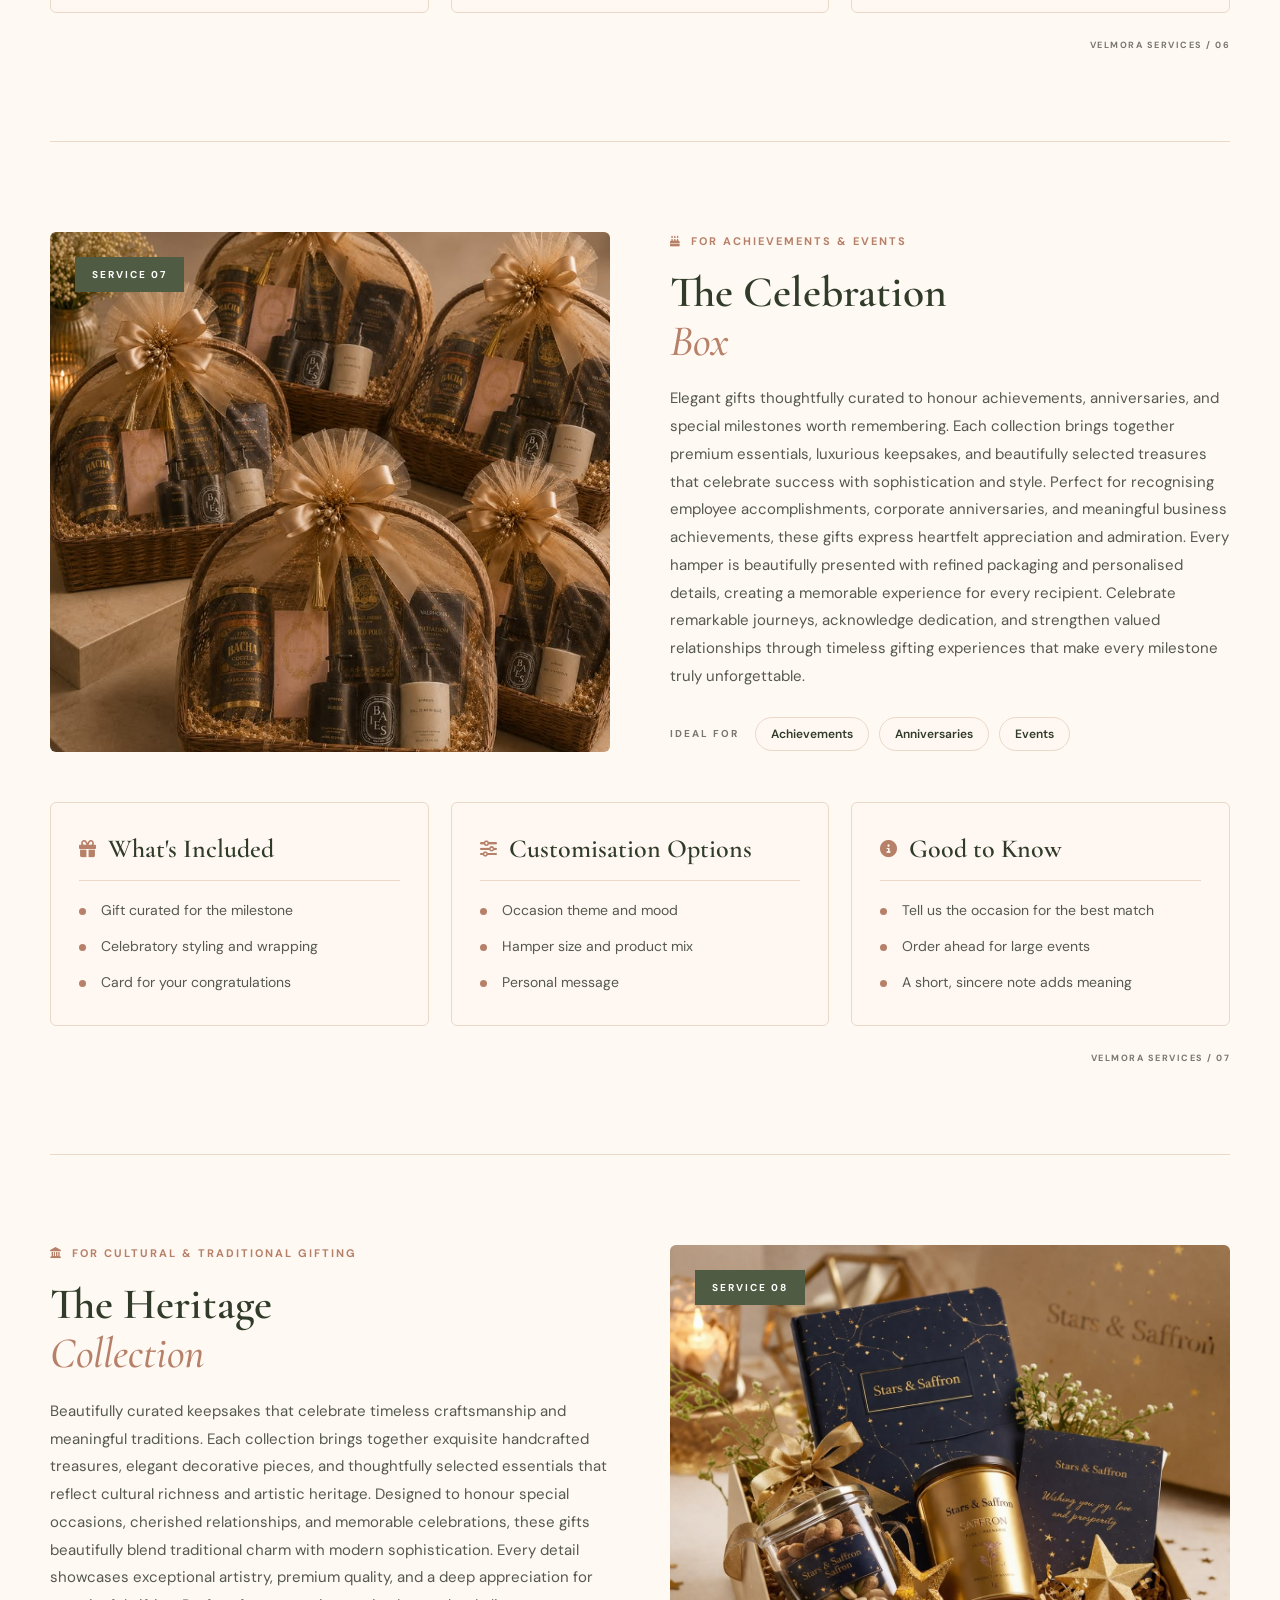
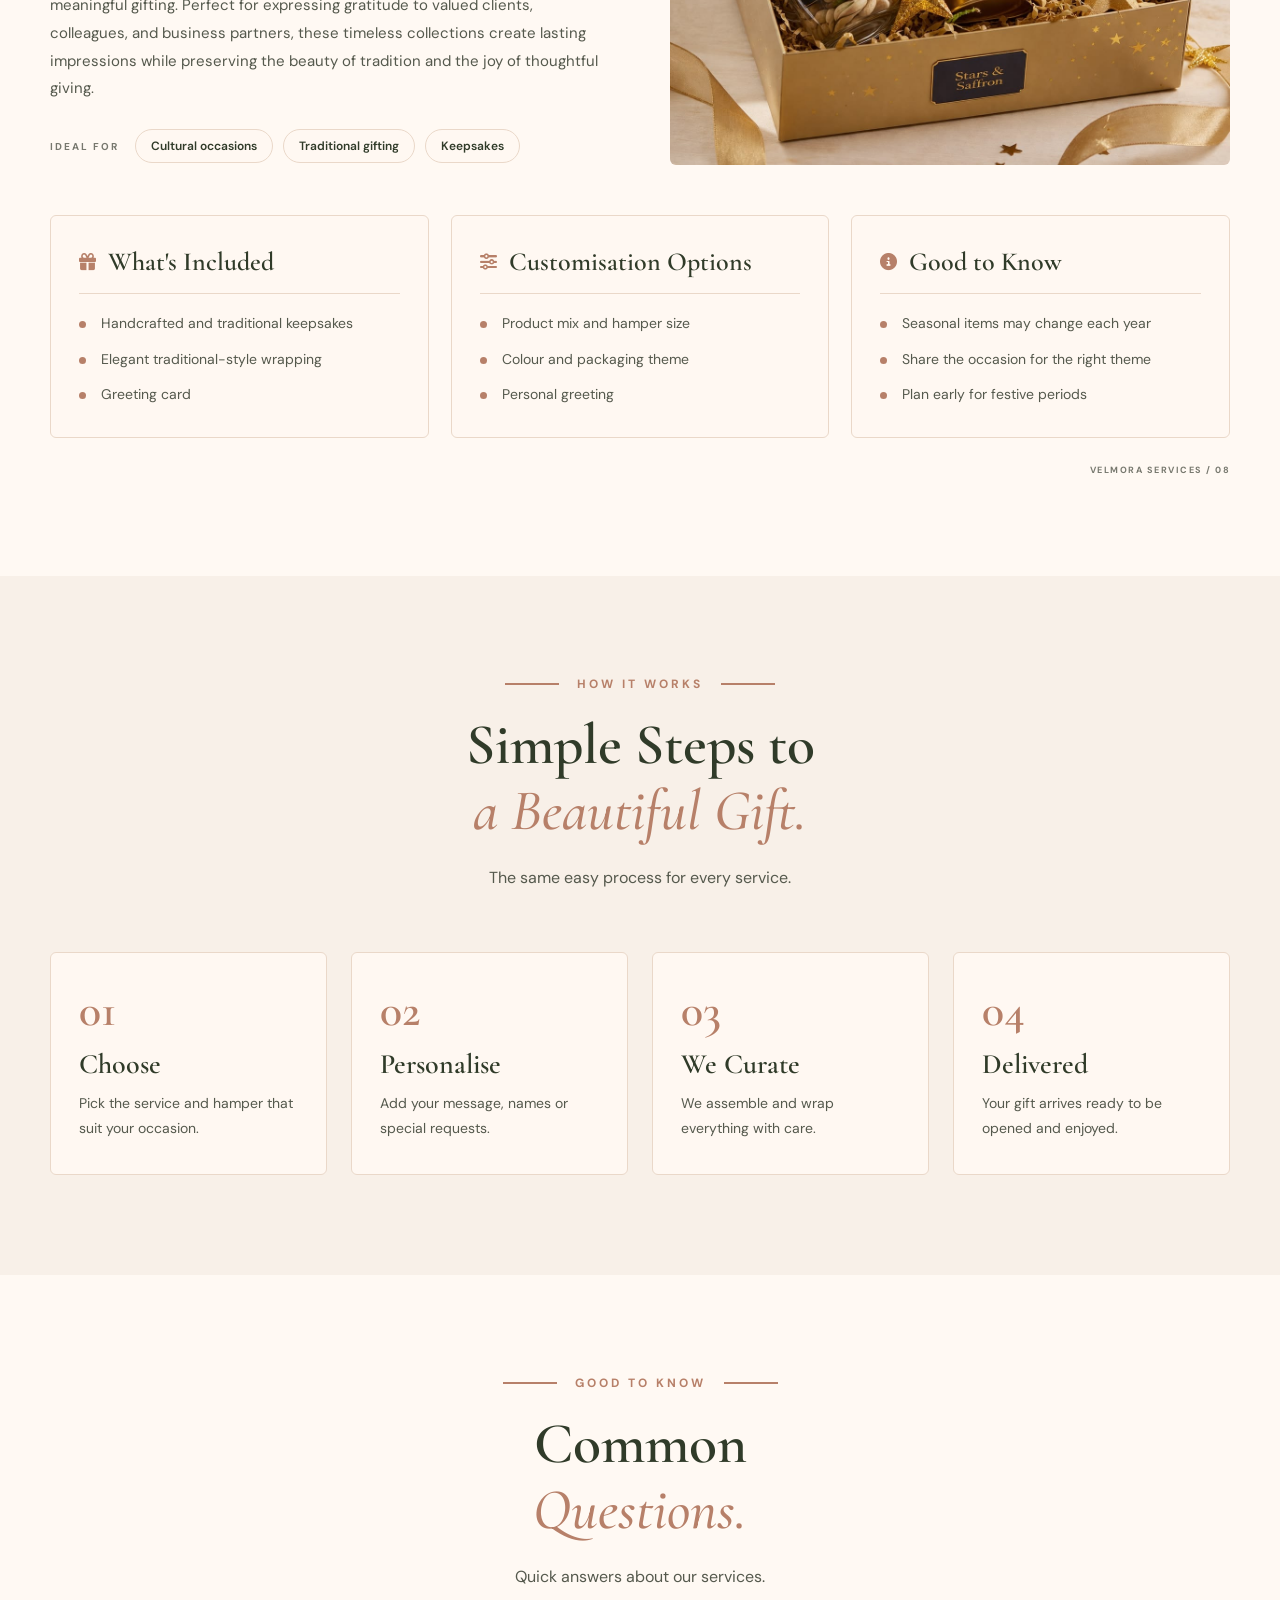
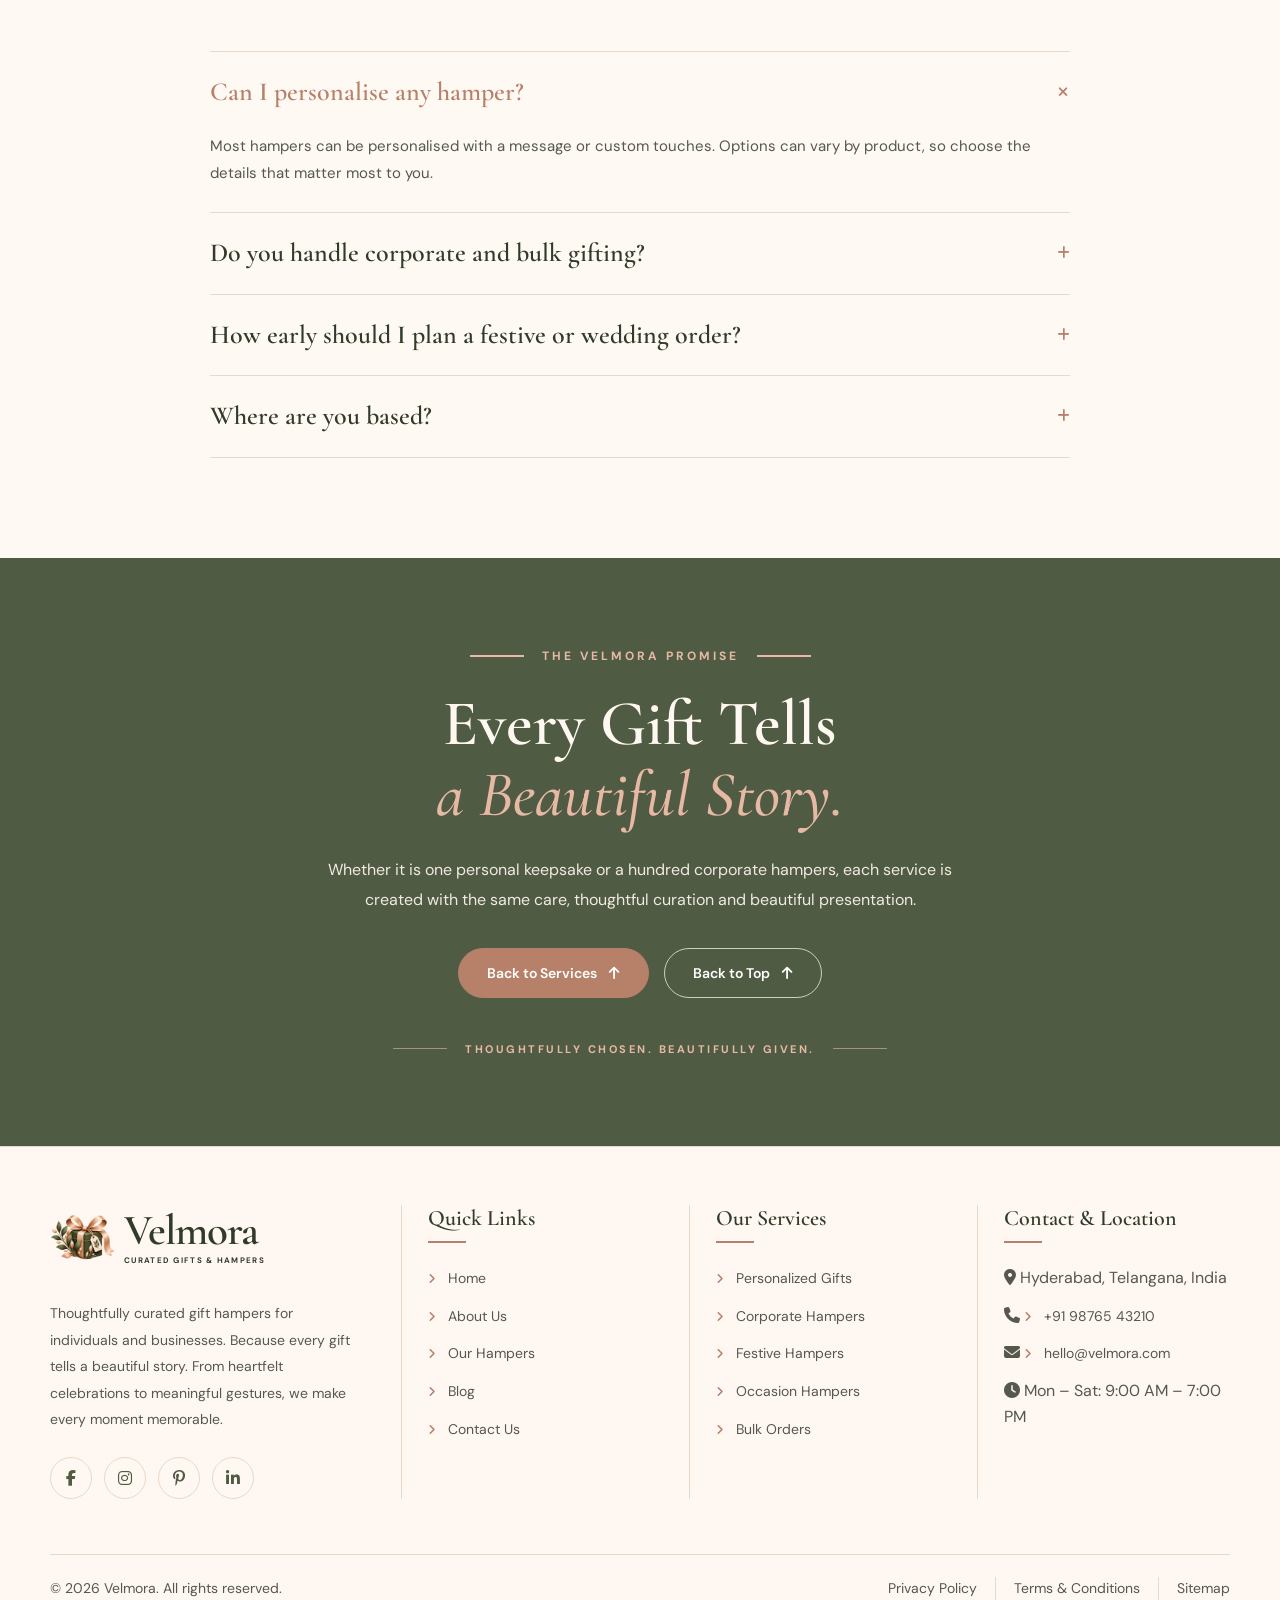
<file: service-details.html>
<!DOCTYPE html>
<html lang="en" dir="ltr" data-theme="light">

<head>

    <meta charset="UTF-8">
  <meta name="viewport" content="width=device-width, initial-scale=1.0">
  <title>Velmora | Curated Gifts & Hampers</title>

  <link rel="icon" href="images/logo.png">
  <link rel="preconnect" href="https://fonts.googleapis.com">
  <link rel="preconnect" href="https://fonts.gstatic.com" crossorigin>
  <link href="https://fonts.googleapis.com/css2?family=DM+Sans:wght@400;500;600;700&family=Playfair+Display:wght@400;500;600;700&display=swap" rel="stylesheet">
  <link rel="stylesheet" href="https://cdnjs.cloudflare.com/ajax/libs/font-awesome/6.5.2/css/all.min.css">
  <link rel="stylesheet" href="nav.css">
    <link rel="stylesheet" href="service-details.css">
</head>
<body>

<!-- HEADER -->
<header class="site-header">
  <div class="header-inner">

    <a href="index.html" class="brand">
      <img src="images/logo.png" alt="Velmora gift box" class="brand-logo">
      <span class="brand-info">
        <span class="brand-name">Velmora</span>
        <span class="brand-tagline">CURATED GIFTS & HAMPERS</span>
      </span>
    </a>

    <nav class="main-nav" id="mainNav" aria-label="Main navigation">
    
<!-- HOME DROPDOWN -->

<div class="nav-dropdown home-dropdown">

  <a href="index.html" class="nav-link">
    Home
    <i class="fa-solid fa-chevron-down"></i>
  </a>

  <div class="dropdown-menu">
    <a href="index.html">Home-1 The Signature Edit</a>
    <a href="home2.html">Home-2 The Luxe Collection</a>
  </div>

</div>

<a href="about.html" class="nav-link">
  About
</a>


      <div class="nav-dropdown">
        <a href="products.html" class="nav-link active" aria-current="page">
          Products 
        </a>
     
      </div>

      <div class="nav-dropdown">
        <a href="corporate.html" class="nav-link">
         Corporate Bulk Gifting 
        </a>
       
      </div>

     <div class="nav-dropdown">
        <a href="corporate.html" class="nav-link">
       Custom Gifting
        </a>
       
      </div>

      <a href="blog.html" class="nav-link">Blog</a>
      <a href="contact.html" class="nav-link">Contact</a>

      
<!-- SHOP NOW - MOBILE & TABLET ONLY -->
<a href="shop-now.html" class="mobile-shop-btn">
  Shop Now
  <i class="fa-solid fa-arrow-right"></i>
</a>

    </nav>

    <div class="header-actions">
      <button class="header-icon-btn" id="rtlToggle"
              aria-label="Switch text direction" title="Switch RTL/LTR">
        <i class="fa-solid fa-right-left"></i>
      </button>

      <button class="header-icon-btn" id="themeToggle"
              aria-label="Switch to dark mode" title="Toggle theme">
        <i class="fa-solid fa-moon"></i>
      </button>

      <a href="shop-now.html" class="header-cta">
        Shop Now <i class="fa-solid fa-arrow-right"></i>
      </a>

      <button class="hamburger" id="menuToggle"
              aria-label="Open menu" aria-expanded="false"
              aria-controls="mainNav">
        <i class="fa-solid fa-bars"></i>
      </button>
    </div>
  </div>
</header>





<!-- ==========================================
     SECTION 1 - HERO
========================================== -->
<section class="sd-hero" id="service-top">
  <div class="sd-hero-container">
    <div class="sd-hero-content">

      <div class="sd-hero-tagline"><span></span>OUR SERVICES<span></span></div>

      <h1>Gifting, <em>Beautifully Done.</em></h1>

      <p>
        From personal keepsakes to large corporate orders, every Velmora
        service is built around one idea: thoughtful gifts, carefully
        curated and beautifully presented. Read on for everything each
        service includes.
      </p>

      <div class="sd-hero-actions">
        <a href="#services-overview" class="sd-btn primary">
          Explore Services <i class="fa-solid fa-arrow-down"></i>
        </a>
        <a href="#service-details" class="sd-btn secondary">
          Read Full Details <i class="fa-solid fa-arrow-down"></i>
        </a>
      </div>

    </div>
  </div>
</section>


<!-- ==========================================
     SECTION 2 - SERVICES OVERVIEW
========================================== -->
<section class="sd-section sd-alt" id="services-overview">
  <div class="sd-container">

    <div class="sd-head">
      <div class="sd-tagline"><span></span>WHAT WE OFFER<span></span></div>
      <h2>Eight Ways We <em>Make Gifting Easy.</em></h2>
      <p>Choose the collection that fits your moment. Each one comes with the same care, quality and presentation.</p>
    </div>

    <div class="sd-overview">

      <a href="#executive-edit" class="sd-overview-card">
        <span class="sd-overview-icon"><i class="fa-solid fa-user-tie"></i></span>
        <h3>The Executive Edit</h3>
        <p>For leaders & partners.</p>
        <span class="sd-overview-more">Read Details <i class="fa-solid fa-arrow-down"></i></span>
      </a>

      <a href="#wellness-ritual" class="sd-overview-card">
        <span class="sd-overview-icon"><i class="fa-solid fa-spa"></i></span>
        <h3>The Wellness Ritual</h3>
        <p>For employee appreciation.</p>
        <span class="sd-overview-more">Read Details <i class="fa-solid fa-arrow-down"></i></span>
      </a>

      <a href="#festive-treasury" class="sd-overview-card">
        <span class="sd-overview-icon"><i class="fa-solid fa-star"></i></span>
        <h3>The Festive Treasury</h3>
        <p>For festive celebrations.</p>
        <span class="sd-overview-more">Read Details <i class="fa-solid fa-arrow-down"></i></span>
      </a>

      <a href="#bespoke-collection" class="sd-overview-card">
        <span class="sd-overview-icon"><i class="fa-solid fa-pen-fancy"></i></span>
        <h3>The Bespoke Collection</h3>
        <p>For bespoke corporate gifting.</p>
        <span class="sd-overview-more">Read Details <i class="fa-solid fa-arrow-down"></i></span>
      </a>

      <a href="#gourmet-affair" class="sd-overview-card">
        <span class="sd-overview-icon"><i class="fa-solid fa-cookie-bite"></i></span>
        <h3>The Gourmet Affair</h3>
        <p>For premium indulgence.</p>
        <span class="sd-overview-more">Read Details <i class="fa-solid fa-arrow-down"></i></span>
      </a>

      <a href="#welcome-edit" class="sd-overview-card">
        <span class="sd-overview-icon"><i class="fa-solid fa-handshake"></i></span>
        <h3>The Welcome Edit</h3>
        <p>For employee onboarding.</p>
        <span class="sd-overview-more">Read Details <i class="fa-solid fa-arrow-down"></i></span>
      </a>

      <a href="#celebration-box" class="sd-overview-card">
        <span class="sd-overview-icon"><i class="fa-solid fa-cake-candles"></i></span>
        <h3>The Celebration Box</h3>
        <p>For achievements & events.</p>
        <span class="sd-overview-more">Read Details <i class="fa-solid fa-arrow-down"></i></span>
      </a>

      <a href="#heritage-collection" class="sd-overview-card">
        <span class="sd-overview-icon"><i class="fa-solid fa-landmark"></i></span>
        <h3>The Heritage Collection</h3>
        <p>For cultural & traditional gifting.</p>
        <span class="sd-overview-more">Read Details <i class="fa-solid fa-arrow-down"></i></span>
      </a>

    </div>
  </div>
</section>


<!-- ==========================================
     SECTION 3 - FULL SERVICE DETAILS
========================================== -->
<section class="sd-section" id="service-details">
  <div class="sd-container">

    <div class="sd-head">
      <div class="sd-tagline"><span></span>SERVICE DETAILS<span></span></div>
      <h2>Everything You <em>Need to Know.</em></h2>
      <p>A complete look at each service: what it is, what is included, how it can be customised and who it is made for.</p>
    </div>


    <!-- ============ SERVICE 1 ============ -->
    <article class="sd-service" id="executive-edit">

      <div class="sd-service-top">
        <div class="sd-image">
          <img src="images/corporate-executive.jpg" alt="Premium executive corporate gift hamper" loading="lazy">
          <span class="sd-badge">SERVICE 01</span>
        </div>

        <div class="sd-body">
          <div class="sd-meta"><i class="fa-solid fa-user-tie"></i> FOR LEADERS & PARTNERS</div>
          <h3>The Executive <em>Edit</em></h3>
          <p>An elegant selection of premium essentials, thoughtfully chosen to leave a lasting impression on senior clients, leaders, and valued partners. Each gift reflects sophistication, appreciation, and timeless elegance, creating meaningful connections through beautifully curated details and refined presentation. Designed to celebrate successful partnerships and strengthen professional relationships, every collection makes a statement of gratitude and distinction. From exquisite packaging to carefully selected luxury pieces, every element reflects exceptional quality and thoughtful craftsmanship. These refined gifting experiences express genuine appreciation while creating lasting memories and celebrating the value of meaningful business relationships.</p>
          <div class="sd-ideal"><span>IDEAL FOR</span><em>Leaders</em><em>Partners</em><em>Key clients</em></div>
        </div>
      </div>

      <div class="sd-detail-grid">
        <div class="sd-box">
          <h4><i class="fa-solid fa-gift"></i> What's Included</h4>
          <ul>
            <li>Premium curated essentials</li>
            <li>Refined gift-ready packaging</li>
            <li>Personal message card</li>
          </ul>
        </div>
        <div class="sd-box">
          <h4><i class="fa-solid fa-sliders"></i> Customisation Options</h4>
          <ul>
            <li>Product mix and budget</li>
            <li>Colours and packaging style</li>
            <li>Custom note</li>
          </ul>
        </div>
        <div class="sd-box">
          <h4><i class="fa-solid fa-circle-info"></i> Good to Know</h4>
          <ul>
            <li>Share the recipient's role for the right tone</li>
            <li>Plan ahead for busy seasons</li>
            <li>Keep the message short and professional</li>
          </ul>
        </div>
      </div>

      <div class="sd-foot"><span class="sd-edition">VELMORA SERVICES / 01</span></div>
    </article>


    <!-- ============ SERVICE 2 ============ -->
    <article class="sd-service reverse" id="wellness-ritual">

      <div class="sd-service-top">
        <div class="sd-image">
          <img src="images/corporate-wellness.jpg" alt="Corporate wellness gift hamper" loading="lazy">
          <span class="sd-badge">SERVICE 02</span>
        </div>

        <div class="sd-body">
          <div class="sd-meta"><i class="fa-solid fa-spa"></i> FOR EMPLOYEE APPRECIATION</div>
          <h3>The Wellness <em>Ritual</em></h3>
          <p>Comforts and self-care indulgences thoughtfully chosen to thank the people behind your success. Each collection brings together soothing essentials, luxurious wellness treats, and little moments of relaxation to inspire a sense of appreciation and care. Designed to celebrate dedication, hard work, and meaningful contributions, these gifts offer a refreshing escape from everyday routines. Beautifully curated with attention to every detail, they create a memorable experience of comfort and indulgence. A heartfelt way to recognize your team, nurture professional relationships, and remind every individual how truly valued they are.</p>
          <div class="sd-ideal"><span>IDEAL FOR</span><em>Employee appreciation</em><em>Team rewards</em><em>Thank-yous</em></div>
        </div>
      </div>

      <div class="sd-detail-grid">
        <div class="sd-box">
          <h4><i class="fa-solid fa-gift"></i> What's Included</h4>
          <ul>
            <li>Self-care and comfort items</li>
            <li>Neat, consistent presentation</li>
            <li>Appreciation message card</li>
          </ul>
        </div>
        <div class="sd-box">
          <h4><i class="fa-solid fa-sliders"></i> Customisation Options</h4>
          <ul>
            <li>Hamper size and product mix</li>
            <li>Packaging colours</li>
            <li>Custom thank-you note</li>
          </ul>
        </div>
        <div class="sd-box">
          <h4><i class="fa-solid fa-circle-info"></i> Good to Know</h4>
          <ul>
            <li>Tell us your team size early</li>
            <li>Choose items suited to a wide audience</li>
            <li>Order ahead for larger teams</li>
          </ul>
        </div>
      </div>

      <div class="sd-foot"><span class="sd-edition">VELMORA SERVICES / 02</span></div>
    </article>


    <!-- ============ SERVICE 3 ============ -->
    <article class="sd-service" id="festive-treasury">

      <div class="sd-service-top">
        <div class="sd-image">
          <img src="images/corporate-festive.jpg" alt="Luxury festive corporate gift box" loading="lazy">
          <span class="sd-badge">SERVICE 03</span>
        </div>

        <div class="sd-body">
          <div class="sd-meta"><i class="fa-solid fa-star"></i> FOR FESTIVE CELEBRATIONS</div>
          <h3>The Festive <em>Treasury</em></h3>
          <p>Refined treats and delightful details that bring the spirit of the festival to clients, teams, and valued partners. Each thoughtfully curated collection captures the joy, warmth, and elegance of festive celebrations through premium delicacies and beautifully presented treasures. Designed to express gratitude and strengthen meaningful connections, these gifts make every festive gesture truly special. From luxurious assortments to exquisite finishing touches, every detail reflects sophistication and heartfelt appreciation. Celebrate the season of togetherness with memorable gifting experiences that spread happiness, honor lasting relationships, and leave a beautiful impression long after the festivities end.</p>
          <div class="sd-ideal"><span>IDEAL FOR</span><em>Festivals</em><em>Seasonal greetings</em><em>Client gifting</em></div>
        </div>
      </div>

      <div class="sd-detail-grid">
        <div class="sd-box">
          <h4><i class="fa-solid fa-gift"></i> What's Included</h4>
          <ul>
            <li>Seasonal treats and keepsakes</li>
            <li>Festive styling and wrapping</li>
            <li>Greeting card for your wishes</li>
          </ul>
        </div>
        <div class="sd-box">
          <h4><i class="fa-solid fa-sliders"></i> Customisation Options</h4>
          <ul>
            <li>Festival theme and colours</li>
            <li>Hamper size and product mix</li>
            <li>Personal greeting message</li>
          </ul>
        </div>
        <div class="sd-box">
          <h4><i class="fa-solid fa-circle-info"></i> Good to Know</h4>
          <ul>
            <li>Festive periods are busy, so plan early</li>
            <li>Seasonal items may change each year</li>
            <li>Mention the festival and recipients</li>
          </ul>
        </div>
      </div>

      <div class="sd-foot"><span class="sd-edition">VELMORA SERVICES / 03</span></div>
    </article>


    <!-- ============ SERVICE 4 ============ -->
    <article class="sd-service reverse" id="bespoke-collection">

      <div class="sd-service-top">
        <div class="sd-image">
          <img src="images/corporate-bespoke.jpg" alt="Personalized luxury corporate gift hamper" loading="lazy">
          <span class="sd-badge">SERVICE 04</span>
        </div>

        <div class="sd-body">
          <div class="sd-meta"><i class="fa-solid fa-pen-fancy"></i> FOR BESPOKE CORPORATE GIFTING</div>
          <h3>The Bespoke <em>Collection</em></h3>
          <p>Personalised gifting thoughtfully tailored to reflect your brand and its unique story, from elegant branded details to beautifully crafted custom messages. Each collection is carefully designed to capture your company's identity, values, and appreciation through meaningful touches and refined presentation. From bespoke packaging and personalised keepsakes to thoughtfully selected premium essentials, every element creates a distinctive gifting experience. Perfect for celebrating corporate milestones, recognising valued employees, and strengthening lasting client relationships, these gifts leave a memorable impression. Bring your brand's vision to life with sophisticated gifting solutions that combine creativity, elegance, and a truly personal touch.</p>
          <div class="sd-ideal"><span>IDEAL FOR</span><em>Brand gifting</em><em>Client programmes</em><em>Special launches</em></div>
        </div>
      </div>

      <div class="sd-detail-grid">
        <div class="sd-box">
          <h4><i class="fa-solid fa-gift"></i> What's Included</h4>
          <ul>
            <li>Branded details on selected items</li>
            <li>Custom message cards</li>
            <li>Tailored packaging and finishing</li>
          </ul>
        </div>
        <div class="sd-box">
          <h4><i class="fa-solid fa-sliders"></i> Customisation Options</h4>
          <ul>
            <li>Logos, names or monograms</li>
            <li>Colours that match your brand</li>
            <li>Product selection and message</li>
          </ul>
        </div>
        <div class="sd-box">
          <h4><i class="fa-solid fa-circle-info"></i> Good to Know</h4>
          <ul>
            <li>Personalisation options vary by product</li>
            <li>Share brand details early</li>
            <li>Final design is confirmed before packing</li>
          </ul>
        </div>
      </div>

      <div class="sd-foot"><span class="sd-edition">VELMORA SERVICES / 04</span></div>
    </article>


    <!-- ============ SERVICE 5 ============ -->
    <article class="sd-service" id="gourmet-affair">

      <div class="sd-service-top">
        <div class="sd-image">
          <img src="images/corporate-gourmet.jpg" alt="Luxury gourmet food and chocolate gift hamper" loading="lazy">
          <span class="sd-badge">SERVICE 05</span>
        </div>

        <div class="sd-body">
          <div class="sd-meta"><i class="fa-solid fa-cookie-bite"></i> FOR PREMIUM INDULGENCE</div>
          <h3>The Gourmet <em>Affair</em></h3>
          <p>An exquisite assortment of artisanal treats, gourmet delights, and luxurious indulgences thoughtfully curated for sharing and celebrating meaningful moments. Each collection brings together premium chocolates, handcrafted delicacies, and carefully selected gourmet specialties that offer a delightful experience of taste and elegance. Beautifully presented with refined details, these gifts are designed to impress valued clients, colleagues, and business partners. Perfect for corporate celebrations, festive occasions, and expressions of appreciation, every hamper reflects exceptional quality and thoughtful craftsmanship. Create lasting impressions and strengthen professional relationships through memorable gifting experiences filled with rich flavors, warmth, and sophistication.</p>
          <div class="sd-ideal"><span>IDEAL FOR</span><em>Client gifting</em><em>Team treats</em><em>Celebrations</em></div>
        </div>
      </div>

      <div class="sd-detail-grid">
        <div class="sd-box">
          <h4><i class="fa-solid fa-gift"></i> What's Included</h4>
          <ul>
            <li>Gourmet and artisanal treats</li>
            <li>Elegant, gift-ready presentation</li>
            <li>Message card</li>
          </ul>
        </div>
        <div class="sd-box">
          <h4><i class="fa-solid fa-sliders"></i> Customisation Options</h4>
          <ul>
            <li>Treat selection and hamper size</li>
            <li>Packaging colours</li>
            <li>Custom note</li>
          </ul>
        </div>
        <div class="sd-box">
          <h4><i class="fa-solid fa-circle-info"></i> Good to Know</h4>
          <ul>
            <li>Share any dietary preferences early</li>
            <li>Check shelf life for advance orders</li>
            <li>Plan ahead for festive periods</li>
          </ul>
        </div>
      </div>

      <div class="sd-foot"><span class="sd-edition">VELMORA SERVICES / 05</span></div>
    </article>


    <!-- ============ SERVICE 6 ============ -->
    <article class="sd-service reverse" id="welcome-edit">

      <div class="sd-service-top">
        <div class="sd-image">
          <img src="images/corporate-welcome.jpg" alt="Premium employee onboarding welcome gift box" loading="lazy">
          <span class="sd-badge">SERVICE 06</span>
        </div>

        <div class="sd-body">
          <div class="sd-meta"><i class="fa-solid fa-handshake"></i> FOR EMPLOYEE ONBOARDING</div>
          <h3>The Welcome <em>Edit</em></h3>
          <p>Thoughtfully curated welcome gifts that make every new beginning memorable and inspire a sense of belonging. Each collection is designed to create a warm first impression, bringing together premium essentials, personalised keepsakes, and delightful surprises. Perfect for welcoming new employees, valued clients, and business partners, these gifts reflect appreciation, care, and genuine hospitality. Beautifully presented with elegant packaging and meaningful details, every hamper celebrates the excitement of fresh opportunities and lasting connections. Make every welcome truly special with sophisticated gifting experiences that build stronger relationships, encourage positivity, and leave a lasting impression from the very first moment.</p>
          <div class="sd-ideal"><span>IDEAL FOR</span><em>New joiners</em><em>Onboarding</em><em>Team welcomes</em></div>
        </div>
      </div>

      <div class="sd-detail-grid">
        <div class="sd-box">
          <h4><i class="fa-solid fa-gift"></i> What's Included</h4>
          <ul>
            <li>Welcome gift box for each joiner</li>
            <li>Consistent, neat presentation</li>
            <li>Welcome message card</li>
          </ul>
        </div>
        <div class="sd-box">
          <h4><i class="fa-solid fa-sliders"></i> Customisation Options</h4>
          <ul>
            <li>Branded welcome note</li>
            <li>Product mix and budget</li>
            <li>Packaging style</li>
          </ul>
        </div>
        <div class="sd-box">
          <h4><i class="fa-solid fa-circle-info"></i> Good to Know</h4>
          <ul>
            <li>Share joining dates for timely delivery</li>
            <li>Order in batches for regular hiring</li>
            <li>Keep the note warm and short</li>
          </ul>
        </div>
      </div>

      <div class="sd-foot"><span class="sd-edition">VELMORA SERVICES / 06</span></div>
    </article>


    <!-- ============ SERVICE 7 ============ -->
    <article class="sd-service" id="celebration-box">

      <div class="sd-service-top">
        <div class="sd-image">
          <img src="images/corporate-celebration.jpg" alt="Elegant corporate celebration and milestone gift box" loading="lazy">
          <span class="sd-badge">SERVICE 07</span>
        </div>

        <div class="sd-body">
          <div class="sd-meta"><i class="fa-solid fa-cake-candles"></i> FOR ACHIEVEMENTS & EVENTS</div>
          <h3>The Celebration <em>Box</em></h3>
          <p>Elegant gifts thoughtfully curated to honour achievements, anniversaries, and special milestones worth remembering. Each collection brings together premium essentials, luxurious keepsakes, and beautifully selected treasures that celebrate success with sophistication and style. Perfect for recognising employee accomplishments, corporate anniversaries, and meaningful business achievements, these gifts express heartfelt appreciation and admiration. Every hamper is beautifully presented with refined packaging and personalised details, creating a memorable experience for every recipient. Celebrate remarkable journeys, acknowledge dedication, and strengthen valued relationships through timeless gifting experiences that make every milestone truly unforgettable.</p>
          <div class="sd-ideal"><span>IDEAL FOR</span><em>Achievements</em><em>Anniversaries</em><em>Events</em></div>
        </div>
      </div>

      <div class="sd-detail-grid">
        <div class="sd-box">
          <h4><i class="fa-solid fa-gift"></i> What's Included</h4>
          <ul>
            <li>Gift curated for the milestone</li>
            <li>Celebratory styling and wrapping</li>
            <li>Card for your congratulations</li>
          </ul>
        </div>
        <div class="sd-box">
          <h4><i class="fa-solid fa-sliders"></i> Customisation Options</h4>
          <ul>
            <li>Occasion theme and mood</li>
            <li>Hamper size and product mix</li>
            <li>Personal message</li>
          </ul>
        </div>
        <div class="sd-box">
          <h4><i class="fa-solid fa-circle-info"></i> Good to Know</h4>
          <ul>
            <li>Tell us the occasion for the best match</li>
            <li>Order ahead for large events</li>
            <li>A short, sincere note adds meaning</li>
          </ul>
        </div>
      </div>

      <div class="sd-foot"><span class="sd-edition">VELMORA SERVICES / 07</span></div>
    </article>


    <!-- ============ SERVICE 8 ============ -->
    <article class="sd-service reverse" id="heritage-collection">

      <div class="sd-service-top">
        <div class="sd-image">
          <img src="images/corporate-heritage.jpg" alt="Traditional handcrafted luxury corporate gift hamper" loading="lazy">
          <span class="sd-badge">SERVICE 08</span>
        </div>

        <div class="sd-body">
          <div class="sd-meta"><i class="fa-solid fa-landmark"></i> FOR CULTURAL & TRADITIONAL GIFTING</div>
          <h3>The Heritage <em>Collection</em></h3>
          <p>Beautifully curated keepsakes that celebrate timeless craftsmanship and meaningful traditions. Each collection brings together exquisite handcrafted treasures, elegant decorative pieces, and thoughtfully selected essentials that reflect cultural richness and artistic heritage. Designed to honour special occasions, cherished relationships, and memorable celebrations, these gifts beautifully blend traditional charm with modern sophistication. Every detail showcases exceptional artistry, premium quality, and a deep appreciation for meaningful gifting. Perfect for expressing gratitude to valued clients, colleagues, and business partners, these timeless collections create lasting impressions while preserving the beauty of tradition and the joy of thoughtful giving.</p>
          <div class="sd-ideal"><span>IDEAL FOR</span><em>Cultural occasions</em><em>Traditional gifting</em><em>Keepsakes</em></div>
        </div>
      </div>

      <div class="sd-detail-grid">
        <div class="sd-box">
          <h4><i class="fa-solid fa-gift"></i> What's Included</h4>
          <ul>
            <li>Handcrafted and traditional keepsakes</li>
            <li>Elegant traditional-style wrapping</li>
            <li>Greeting card</li>
          </ul>
        </div>
        <div class="sd-box">
          <h4><i class="fa-solid fa-sliders"></i> Customisation Options</h4>
          <ul>
            <li>Product mix and hamper size</li>
            <li>Colour and packaging theme</li>
            <li>Personal greeting</li>
          </ul>
        </div>
        <div class="sd-box">
          <h4><i class="fa-solid fa-circle-info"></i> Good to Know</h4>
          <ul>
            <li>Seasonal items may change each year</li>
            <li>Share the occasion for the right theme</li>
            <li>Plan early for festive periods</li>
          </ul>
        </div>
      </div>

      <div class="sd-foot"><span class="sd-edition">VELMORA SERVICES / 08</span></div>
    </article>


  </div>
</section>


<!-- ==========================================
     SECTION 4 - HOW IT WORKS
========================================== -->
<section class="sd-section sd-alt" id="how-it-works">
  <div class="sd-container">

    <div class="sd-head">
      <div class="sd-tagline"><span></span>HOW IT WORKS<span></span></div>
      <h2>Simple Steps to <em>a Beautiful Gift.</em></h2>
      <p>The same easy process for every service.</p>
    </div>

    <div class="sd-steps">
      <div class="sd-step">
        <span class="sd-step-number">01</span>
        <h3>Choose</h3>
        <p>Pick the service and hamper that suit your occasion.</p>
      </div>
      <div class="sd-step">
        <span class="sd-step-number">02</span>
        <h3>Personalise</h3>
        <p>Add your message, names or special requests.</p>
      </div>
      <div class="sd-step">
        <span class="sd-step-number">03</span>
        <h3>We Curate</h3>
        <p>We assemble and wrap everything with care.</p>
      </div>
      <div class="sd-step">
        <span class="sd-step-number">04</span>
        <h3>Delivered</h3>
        <p>Your gift arrives ready to be opened and enjoyed.</p>
      </div>
    </div>

  </div>
</section>


<!-- ==========================================
     SECTION 5 - FAQ
========================================== -->
<section class="sd-section" id="service-faq">
  <div class="sd-container sd-narrow">

    <div class="sd-head">
      <div class="sd-tagline"><span></span>GOOD TO KNOW<span></span></div>
      <h2>Common <em>Questions.</em></h2>
      <p>Quick answers about our services.</p>
    </div>

    <div class="sd-faq">

      <div class="sd-faq-item active">
        <button type="button" class="sd-faq-question" aria-expanded="true">
          Can I personalise any hamper?
          <i class="fa-solid fa-plus"></i>
        </button>
        <div class="sd-faq-answer">
          <p>Most hampers can be personalised with a message or custom touches. Options can vary by product, so choose the details that matter most to you.</p>
        </div>
      </div>

      <div class="sd-faq-item">
        <button type="button" class="sd-faq-question" aria-expanded="false">
          Do you handle corporate and bulk gifting?
          <i class="fa-solid fa-plus"></i>
        </button>
        <div class="sd-faq-answer">
          <p>Yes. We offer corporate hampers and large-quantity orders, with planning for the product mix, packaging and presentation.</p>
        </div>
      </div>

      <div class="sd-faq-item">
        <button type="button" class="sd-faq-question" aria-expanded="false">
          How early should I plan a festive or wedding order?
          <i class="fa-solid fa-plus"></i>
        </button>
        <div class="sd-faq-answer">
          <p>Festive seasons and weddings are busy, so it is best to plan as early as you can. Larger orders also need more preparation time.</p>
        </div>
      </div>

      <div class="sd-faq-item">
        <button type="button" class="sd-faq-question" aria-expanded="false">
          Where are you based?
          <i class="fa-solid fa-plus"></i>
        </button>
        <div class="sd-faq-answer">
          <p>We are based in Hyderabad, Telangana, India, and open Monday to Saturday, 9:00 AM to 7:00 PM.</p>
        </div>
      </div>

    </div>
  </div>
</section>


<!-- ==========================================
     SECTION 6 - CLOSING
========================================== -->
<section class="sd-cta" id="service-cta">
  <div class="sd-cta-container">

    <div class="sd-cta-tagline"><span></span>THE VELMORA PROMISE<span></span></div>

    <h2>Every Gift Tells <em>a Beautiful Story.</em></h2>

    <p>
      Whether it is one personal keepsake or a hundred corporate hampers,
      each service is created with the same care, thoughtful curation and
      beautiful presentation.
    </p>

    <div class="sd-cta-actions">
      <a href="#services-overview" class="sd-cta-btn sd-cta-primary">
        Back to Services <i class="fa-solid fa-arrow-up"></i>
      </a>
      <a href="#service-top" class="sd-cta-btn sd-cta-outline">
        Back to Top <i class="fa-solid fa-arrow-up"></i>
      </a>
    </div>

    <div class="sd-cta-bottom">
      <span></span>THOUGHTFULLY CHOSEN. BEAUTIFULLY GIVEN.<span></span>
    </div>

  </div>
</section>































<footer class="site-footer">
  <div class="footer-inner">

    <div class="footer-about">
      <a href="index.html" class="brand footer-brand">
        <img src="images/logo.png" alt="Velmora gift box" class="brand-logo">
        <span class="brand-info">
          <span class="brand-name">Velmora</span>
          <span class="brand-tagline">CURATED GIFTS & HAMPERS</span>
        </span>
      </a>
     <p>
  Thoughtfully curated gift hampers for individuals
  and businesses. Because every gift tells a
  beautiful story. From heartfelt celebrations to
  meaningful gestures, we make every moment memorable.
</p>
       <!-- SOCIAL MEDIA ICONS -->
  <div class="footer-social">
    <a href="https://www.facebook.com/" target="_blank"
       rel="noopener noreferrer" aria-label="Facebook">
      <i class="fa-brands fa-facebook-f"></i>
    </a>

    <a href="https://www.instagram.com/" target="_blank"
       rel="noopener noreferrer" aria-label="Instagram">
      <i class="fa-brands fa-instagram"></i>
    </a>

    <a href="https://www.pinterest.com/" target="_blank"
       rel="noopener noreferrer" aria-label="Pinterest">
      <i class="fa-brands fa-pinterest-p"></i>
    </a>

    <a href="https://www.linkedin.com/" target="_blank"
       rel="noopener noreferrer" aria-label="LinkedIn">
      <i class="fa-brands fa-linkedin-in"></i>
    </a>
  </div>
    </div>

    <div class="footer-column">
      <h3>Quick Links</h3>
      <ul>
        <li><a href="index.html">Home</a></li>
        <li><a href="about.html">About Us</a></li>
        <li><a href="products.html">Our Hampers</a></li>

        <li><a href="blog.html">Blog</a></li>
        <li><a href="contact.html">Contact Us</a></li>
      </ul>
    </div>

    <div class="footer-column">
      <h3>Our Services</h3>
      <ul>
        <li><a href="customization.html">Personalized Gifts</a></li>
        <li><a href="corporate.html">Corporate Hampers</a></li>
        <li><a href="products.html#festive">Festive Hampers</a></li>
        <li><a href="products.html#occasions">Occasion Hampers</a></li>
        <li><a href="corporate.html#bulk">Bulk Orders</a></li>
   
      </ul>
    </div>

    <div class="footer-column">
  <h3>Contact & Location</h3>

  <ul>
    <li>
      <i class="fa-solid fa-location-dot"></i>
      <span>Hyderabad, Telangana, India</span>
    </li>

    <li>
      <i class="fa-solid fa-phone"></i>
      <a href="tel:+91XXXXXXXXXX">
        +91 98765 43210
      </a>
    </li>

    <li>
      <i class="fa-solid fa-envelope"></i>
      <a href="mailto:hello@velmora.com">
        hello@velmora.com
      </a>
    </li>

    <li>
      <i class="fa-solid fa-clock"></i>
      <span>Mon – Sat: 9:00 AM – 7:00 PM</span>
    </li>
  </ul>
    </div>

  </div>

  <div class="footer-bottom">
    <p>© 2026 Velmora. All rights reserved.</p>
    <div class="footer-legal">
      <a href="privacy.html">Privacy Policy</a>
      <a href="terms.html">Terms & Conditions</a>
      <a href="sitemap.html">Sitemap</a>
    </div>
  </div>
</footer>
<script src="nav.js"></script>
<script src="service-details.js"></script>
</body>
</html>
</file>
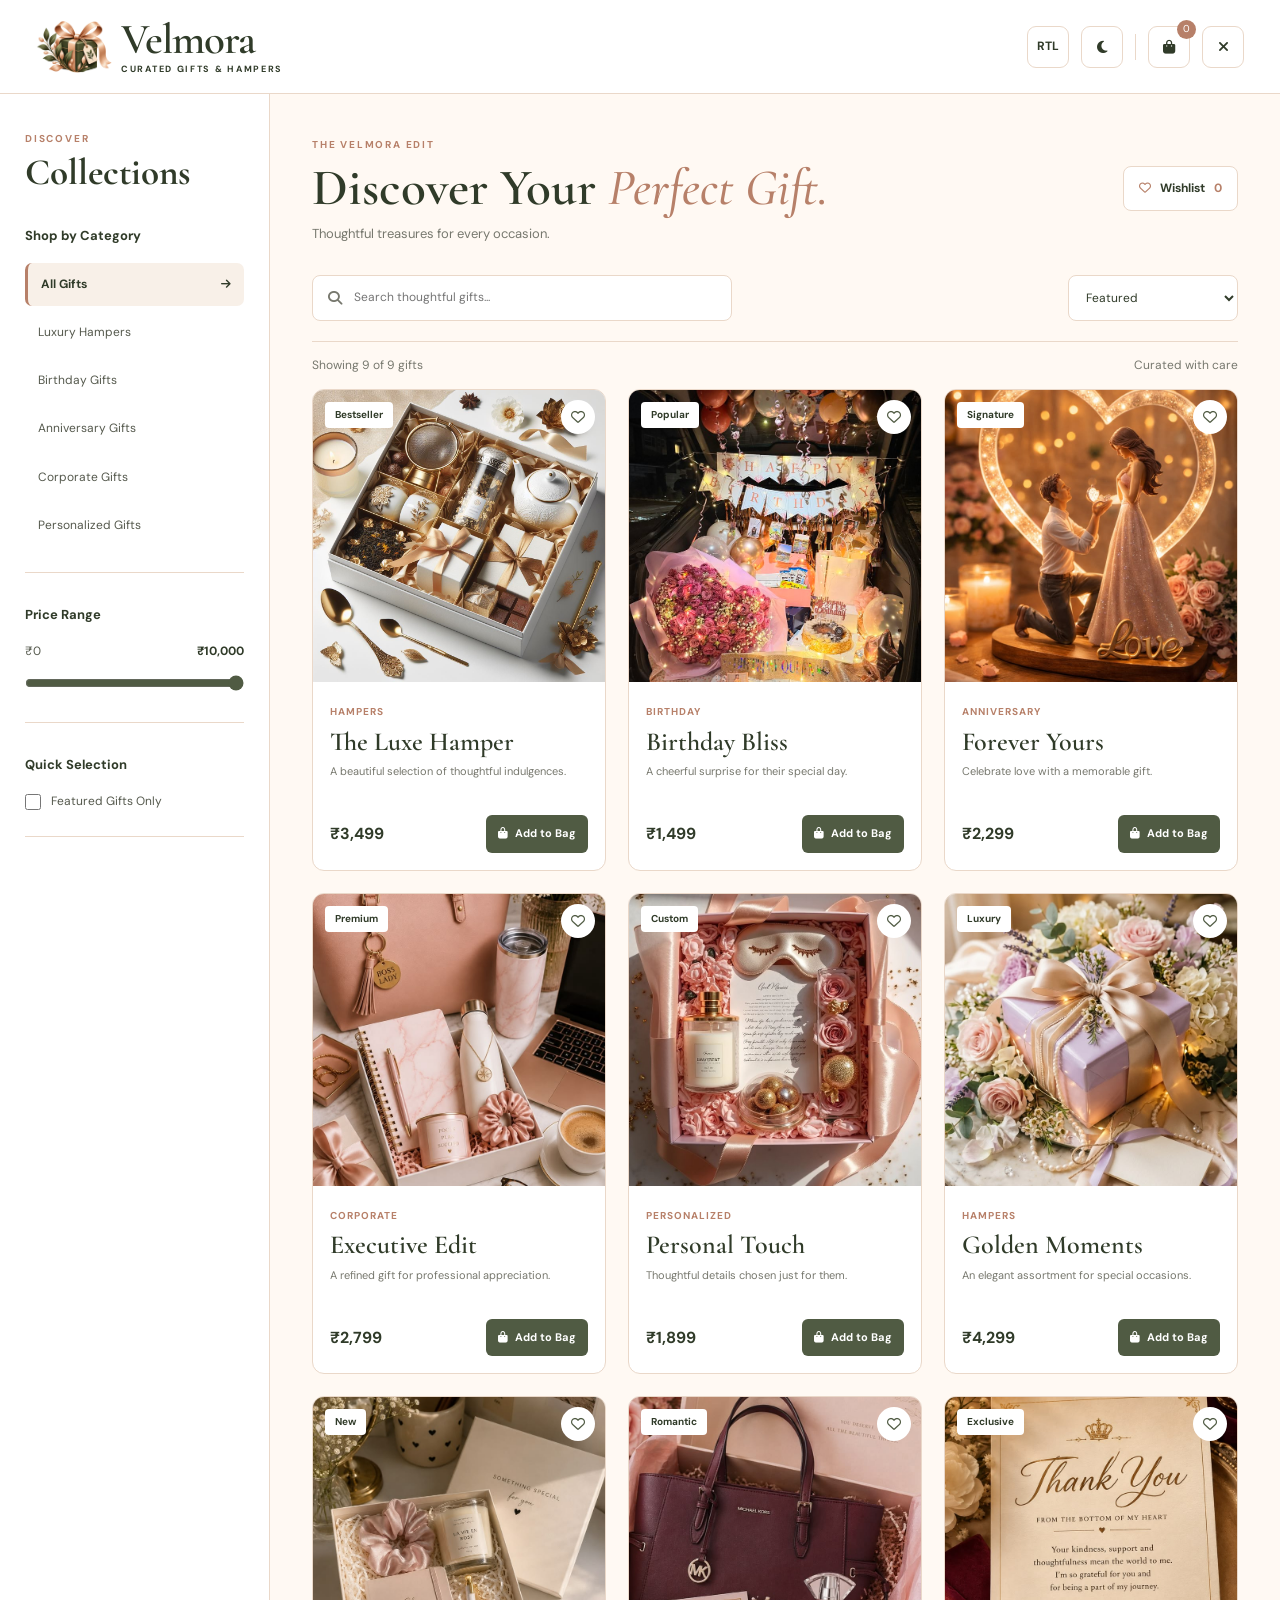
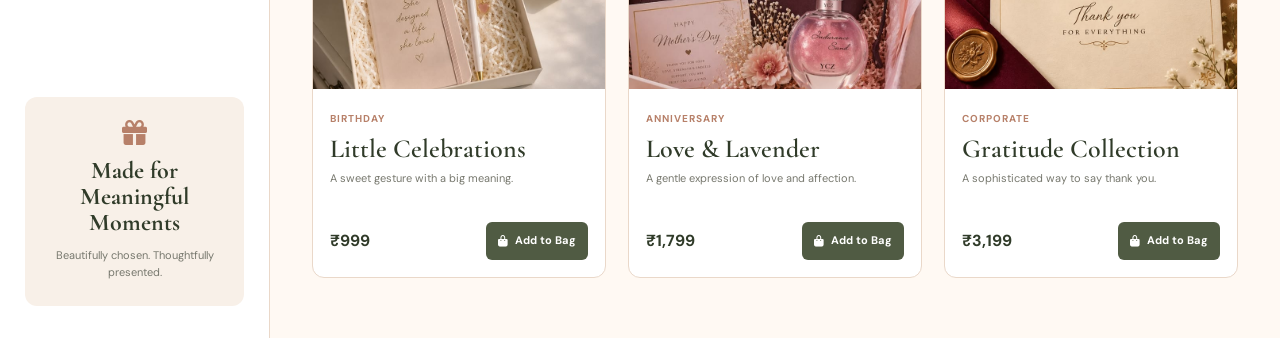
<file: shop-now.html>
<!DOCTYPE html>
<html lang="en" dir="ltr">
<head>
    <meta charset="UTF-8">
    <meta name="viewport" content="width=device-width, initial-scale=1.0">

    <title>Shop Now | Velmora</title>
    <link rel="icon" href="images/logo.png">

    <link href="https://fonts.googleapis.com/css2?family=Cormorant+Garamond:wght@400;500;600;700&family=DM+Sans:wght@400;500;600;700&display=swap" rel="stylesheet">

    <link rel="stylesheet" href="https://cdnjs.cloudflare.com/ajax/libs/font-awesome/6.5.1/css/all.min.css">
    <link rel="stylesheet" href="shop-now.css">
    <script src="shop-now.js" defer></script>
</head>

<body>

<div class="shop-app">

    <!-- SIMPLE SHOP TOP BAR -->
    <div class="shop-topbar">

        <a href="index.html" class="shop-brand">
            <img src="images/logo.png" alt="Velmora Logo">

            <div class="shop-brand-info">
                <span class="shop-brand-name">Velmora</span>
                <span class="shop-brand-tagline">CURATED GIFTS &amp; HAMPERS</span>
            </div>
        </a>

        <div class="shop-top-actions">

            <button class="shop-icon-btn shop-rtl-btn" id="shopRtlToggle" type="button">
                RTL
            </button>

            <button class="shop-icon-btn" id="shopThemeToggle" type="button" aria-label="Toggle theme">
                <i class="fa-solid fa-moon"></i>
            </button>

            <span class="shop-top-divider"></span>

            <button class="shop-icon-btn shop-bag-trigger" id="shopCartOpen" type="button" aria-label="Open shopping bag">
                <i class="fa-solid fa-bag-shopping"></i>
                <span id="shopCartCount">0</span>
            </button>

            <a href="index.html" class="shop-close-btn" aria-label="Close shop">
                <i class="fa-solid fa-xmark"></i>
            </a>

        </div>

    </div>

    <!-- MAIN SHOPPING INTERFACE -->
    <div class="shop-layout" id="shopMain">

        <!-- CATEGORY SIDEBAR -->
        <aside class="shop-sidebar" id="shopSidebar">

            <div class="shop-sidebar-heading">
                <div>
                    <span class="shop-small-label">DISCOVER</span>
                    <h2>Collections</h2>
                </div>

                <button class="shop-mobile-close" id="shopFilterClose" type="button" aria-label="Close filters">
                    <i class="fa-solid fa-xmark"></i>
                </button>
            </div>

            <div class="shop-sidebar-section">
                <h3>Shop by Category</h3>

                <div class="shop-category-list" id="shopCategories">
                    <button class="active" data-category="all" type="button">
                        <span>All Gifts</span>
                        <i class="fa-solid fa-arrow-right"></i>
                    </button>

                    <button data-category="hampers" type="button">
                        <span>Luxury Hampers</span>
                        <i class="fa-solid fa-arrow-right"></i>
                    </button>

                    <button data-category="birthday" type="button">
                        <span>Birthday Gifts</span>
                        <i class="fa-solid fa-arrow-right"></i>
                    </button>

                    <button data-category="anniversary" type="button">
                        <span>Anniversary Gifts</span>
                        <i class="fa-solid fa-arrow-right"></i>
                    </button>

                    <button data-category="corporate" type="button">
                        <span>Corporate Gifts</span>
                        <i class="fa-solid fa-arrow-right"></i>
                    </button>

                    <button data-category="personalized" type="button">
                        <span>Personalized Gifts</span>
                        <i class="fa-solid fa-arrow-right"></i>
                    </button>
                </div>
            </div>

            <div class="shop-sidebar-section">
                <h3>Price Range</h3>

                <div class="shop-price-values">
                    <span>₹0</span>
                    <strong id="shopPriceValue">₹10,000</strong>
                </div>

                <input
                    type="range"
                    id="shopPriceRange"
                    min="0"
                    max="10000"
                    step="500"
                    value="10000"
                >
            </div>

            <div class="shop-sidebar-section">
                <h3>Quick Selection</h3>

                <label class="shop-check">
                    <input type="checkbox" id="shopFeaturedOnly">
                    <span>Featured Gifts Only</span>
                </label>
            </div>

            <div class="shop-sidebar-bottom">
                <i class="fa-solid fa-gift"></i>
                <h3>Made for Meaningful Moments</h3>
                <p>Beautifully chosen. Thoughtfully presented.</p>
            </div>

        </aside>

        <!-- PRODUCT AREA -->
        <main class="shop-content">

            <div class="shop-content-heading">

                <div>
                    <span class="shop-small-label">THE VELMORA EDIT</span>
                    <h1>Discover Your <em>Perfect Gift.</em></h1>
                    <p>Thoughtful treasures for every occasion.</p>
                </div>

                <button class="shop-wishlist-trigger" id="shopWishlistOpen" type="button">
                    <i class="fa-regular fa-heart"></i>
                    Wishlist
                    <span id="shopWishlistCount">0</span>
                </button>

            </div>

            <div class="shop-toolbar">

                <button class="shop-mobile-filter-btn" id="shopFilterOpen" type="button">
                    <i class="fa-solid fa-sliders"></i>
                    Filters
                </button>

                <label class="shop-search-box">
                    <i class="fa-solid fa-magnifying-glass"></i>
                    <input
                        type="search"
                        id="shopSearch"
                        placeholder="Search thoughtful gifts..."
                        aria-label="Search gifts"
                    >
                </label>

                <select id="shopSort" aria-label="Sort gifts">
                    <option value="featured">Featured</option>
                    <option value="low">Price: Low to High</option>
                    <option value="high">Price: High to Low</option>
                    <option value="name">Name: A to Z</option>
                </select>

            </div>

            <div class="shop-results-bar">
                <span id="shopResultCount">Showing all gifts</span>
                <span class="shop-results-note">
                    <i class="fa-solid fa-sparkles"></i>
                    Curated with care
                </span>
            </div>

            <div class="shop-products" id="shopProductGrid"></div>

            <div class="shop-empty" id="shopEmpty" hidden>
                <i class="fa-solid fa-box-open"></i>
                <h3>No gifts found</h3>
                <p>Try another category, search or price range.</p>
                <button id="shopResetFilters" type="button">Clear Filters</button>
            </div>

        </main>

    </div>

</div>

<!-- SHARED OVERLAY -->
<div class="shop-overlay" id="shopOverlay" hidden></div>

<!-- SHOPPING BAG / WISHLIST DRAWER -->
<aside class="shop-drawer" id="shopDrawer" aria-hidden="true" aria-label="Shopping panel">

    <div class="shop-drawer-header">
        <div>
            <span class="shop-small-label">YOUR SELECTION</span>
            <h2 id="shopDrawerTitle">Shopping Bag</h2>
        </div>

        <button id="shopDrawerClose" type="button" aria-label="Close panel">
            <i class="fa-solid fa-xmark"></i>
        </button>
    </div>

    <div class="shop-drawer-content" id="shopDrawerContent"></div>

    <div class="shop-drawer-footer" id="shopDrawerFooter"></div>

</aside>



<script>
    
/* =========================================
   VELMORA - SHOPPING INTERFACE JS
========================================= */

document.addEventListener("DOMContentLoaded", () => {

    const $ = id => document.getElementById(id);

    const html = document.documentElement;
    const body = document.body;

    const rtlBtn = $("shopRtlToggle");
    const themeBtn = $("shopThemeToggle");
    const sidebar = $("shopSidebar");
    const drawer = $("shopDrawer");
    const overlay = $("shopOverlay");

    const grid = $("shopProductGrid");
    const search = $("shopSearch");
    const sort = $("shopSort");
    const priceRange = $("shopPriceRange");
    const featuredOnly = $("shopFeaturedOnly");

    const formatPrice = value =>
        "₹" + value.toLocaleString("en-IN");

    function load(key, fallback) {
        try {
            const value = localStorage.getItem(key);
            return value === null ? fallback : JSON.parse(value);
        } catch {
            return fallback;
        }
    }

    function save(key, value) {
        try {
            localStorage.setItem(key, JSON.stringify(value));
        } catch {}
    }

    /* =====================================
       RTL / LTR
    ===================================== */

    function setDirection(direction) {
        const isRTL = direction === "rtl";

        html.dir = isRTL ? "rtl" : "ltr";
        body.dir = html.dir;

        rtlBtn.textContent = isRTL ? "LTR" : "RTL";
        rtlBtn.setAttribute("aria-pressed", String(isRTL));
        rtlBtn.setAttribute(
            "aria-label",
            isRTL ? "Switch to LTR" : "Switch to RTL"
        );

        save("velmora-shop-direction", html.dir);
    }

    setDirection(load("velmora-shop-direction", "ltr"));

    rtlBtn.addEventListener("click", () => {
        setDirection(html.dir === "rtl" ? "ltr" : "rtl");
    });

    /* =====================================
       DARK / LIGHT
    ===================================== */

    function setTheme(theme) {
        const dark = theme === "dark";

        html.dataset.theme = dark ? "dark" : "light";
        body.classList.toggle("dark-mode", dark);

        themeBtn.innerHTML = dark
            ? '<i class="fa-solid fa-sun"></i>'
            : '<i class="fa-solid fa-moon"></i>';

        themeBtn.setAttribute("aria-pressed", String(dark));
        themeBtn.setAttribute(
            "aria-label",
            dark ? "Switch to light mode" : "Switch to dark mode"
        );

        save("velmora-shop-theme", dark ? "dark" : "light");
    }

    setTheme(load("velmora-shop-theme", "light"));

    themeBtn.addEventListener("click", () => {
        setTheme(
            html.dataset.theme === "dark" ? "light" : "dark"
        );
    });

    /* =====================================
       PRODUCT DATA
       Replace with your actual products
    ===================================== */

    const products = [
        {
            id: 1,
            name: "The Luxe Hamper",
            category: "hampers",
            price: 3499,
            badge: "Bestseller",
            featured: true,
            description: "A beautiful selection of thoughtful indulgences.",
            image: "images/indulgences.jpg"
        },
        {
            id: 2,
            name: "Birthday Bliss",
            category: "birthday",
            price: 1499,
            badge: "Popular",
            featured: true,
            description: "A cheerful surprise for their special day.",
            image: "images/special day.jpg"
        },
        {
            id: 3,
            name: "Forever Yours",
            category: "anniversary",
            price: 2299,
            badge: "Signature",
            featured: true,
            description: "Celebrate love with a memorable gift.",
            image: "images/memorable gift.jpg"
        },
        {
            id: 4,
            name: "Executive Edit",
            category: "corporate",
            price: 2799,
            badge: "Premium",
            featured: false,
            description: "A refined gift for professional appreciation.",
            image: "images/appreciation.jpg"
        },
        {
            id: 5,
            name: "Personal Touch",
            category: "personalized",
            price: 1899,
            badge: "Custom",
            featured: true,
            description: "Thoughtful details chosen just for them.",
            image: "images/chosen.jpg"
        },
        {
            id: 6,
            name: "Golden Moments",
            category: "hampers",
            price: 4299,
            badge: "Luxury",
            featured: false,
            description: "An elegant assortment for special occasions.",
            image: "images/occasions.jpg"
        },
        {
            id: 7,
            name: "Little Celebrations",
            category: "birthday",
            price: 999,
            badge: "New",
            featured: false,
            description: "A sweet gesture with a big meaning.",
            image: "images/gesture.jpg"
        },
        {
            id: 8,
            name: "Love & Lavender",
            category: "anniversary",
            price: 1799,
            badge: "Romantic",
            featured: false,
            description: "A gentle expression of love and affection.",
            image: "images/affection.jpg"
        },
        {
            id: 9,
            name: "Gratitude Collection",
            category: "corporate",
            price: 3199,
            badge: "Exclusive",
            featured: true,
            description: "A sophisticated way to say thank you.",
            image: "images/thank you.jpg"
        }
    ];

    /* =====================================
       STATE
    ===================================== */

    let category = "all";
    let query = "";
    let sortMode = "featured";
    let maxPrice = 10000;
    let featured = false;
    let drawerMode = "cart";

    const storedCart = load("velmora-modal-cart", {});
    const storedWishlist = load("velmora-modal-wishlist", []);

    let cart = storedCart &&
        typeof storedCart === "object" &&
        !Array.isArray(storedCart)
            ? storedCart
            : {};

    let wishlist = Array.isArray(storedWishlist)
        ? storedWishlist
        : [];

    const findProduct = id =>
        products.find(product => product.id === Number(id));

    function persist() {
        save("velmora-modal-cart", cart);
        save("velmora-modal-wishlist", wishlist);
        updateCounts();
    }

    function updateCounts() {
        const count = Object.values(cart).reduce(
            (total, qty) => total + Number(qty || 0),
            0
        );

        $("shopCartCount").textContent = count;
        $("shopWishlistCount").textContent = wishlist.length;
    }

    /* =====================================
       PRODUCT RENDERING
    ===================================== */

    function renderProducts() {
        let visible = products.filter(product => {
            const matchesCategory =
                category === "all" ||
                product.category === category;

            const matchesSearch = (
                product.name + " " +
                product.description + " " +
                product.category
            ).toLowerCase().includes(query);

            return matchesCategory &&
                matchesSearch &&
                product.price <= maxPrice &&
                (!featured || product.featured);
        });

        if (sortMode === "low") {
            visible.sort((a, b) => a.price - b.price);
        } else if (sortMode === "high") {
            visible.sort((a, b) => b.price - a.price);
        } else if (sortMode === "name") {
            visible.sort((a, b) => a.name.localeCompare(b.name));
        }

        grid.innerHTML = visible.map(product => {
            const liked = wishlist.includes(product.id);

            return `
                <article class="shop-product-card">

                    <div class="shop-product-image">
                        <img
                            src="${product.image}"
                            alt="${product.name}"
                            loading="lazy"
                        >

                        <span class="shop-product-badge">
                            ${product.badge}
                        </span>

                        <button
                            type="button"
                            class="shop-heart-btn ${liked ? "active" : ""}"
                            data-action="wishlist"
                            data-id="${product.id}"
                            aria-label="${liked ? "Remove from" : "Add to"} wishlist"
                            aria-pressed="${liked}"
                        >
                            <i class="${liked ? "fa-solid" : "fa-regular"} fa-heart"></i>
                        </button>
                    </div>

                    <div class="shop-product-info">
                        <span class="shop-product-category">
                            ${product.category}
                        </span>

                        <h3>${product.name}</h3>
                        <p>${product.description}</p>

                        <div class="shop-product-bottom">
                            <strong class="shop-product-price">
                                ${formatPrice(product.price)}
                            </strong>

                            <button
                                class="shop-add-btn"
                                type="button"
                                data-action="add"
                                data-id="${product.id}"
                            >
                                <i class="fa-solid fa-bag-shopping"></i>
                                Add to Bag
                            </button>
                        </div>
                    </div>

                </article>
            `;
        }).join("");

        $("shopResultCount").textContent =
            `Showing ${visible.length} of ${products.length} gifts`;

        $("shopEmpty").hidden = visible.length !== 0;
    }

    /* =====================================
       CATEGORY FILTER
    ===================================== */

    function selectCategory(value) {
        category = value;

        document.querySelectorAll("[data-category]").forEach(button => {
            const active = button.dataset.category === value;

            button.classList.toggle("active", active);
            button.setAttribute("aria-pressed", String(active));
        });

        renderProducts();
    }

    $("shopCategories").addEventListener("click", event => {
        const button = event.target.closest("[data-category]");
        if (!button) return;

        selectCategory(button.dataset.category);
        closePanels();
    });

    search.addEventListener("input", () => {
        query = search.value.trim().toLowerCase();
        renderProducts();
    });

    sort.addEventListener("change", () => {
        sortMode = sort.value;
        renderProducts();
    });

    priceRange.addEventListener("input", () => {
        maxPrice = Number(priceRange.value);
        $("shopPriceValue").textContent = formatPrice(maxPrice);
        renderProducts();
    });

    featuredOnly.addEventListener("change", () => {
        featured = featuredOnly.checked;
        renderProducts();
    });

    $("shopResetFilters").addEventListener("click", () => {
        search.value = "";
        sort.value = "featured";
        priceRange.value = "10000";
        featuredOnly.checked = false;

        query = "";
        sortMode = "featured";
        maxPrice = 10000;
        featured = false;

        $("shopPriceValue").textContent = formatPrice(maxPrice);
        selectCategory("all");
    });

    /* =====================================
       CART / WISHLIST
    ===================================== */

    function addToCart(id) {
        const product = findProduct(id);
        if (!product) return;

        cart[id] = Number(cart[id] || 0) + 1;
        persist();
        openDrawer("cart");
    }

    function toggleWishlist(id) {
        id = Number(id);
        if (!findProduct(id)) return;

        if (wishlist.includes(id)) {
            wishlist = wishlist.filter(item => item !== id);
        } else {
            wishlist.push(id);
        }

        persist();
        renderProducts();

        if (drawer.classList.contains("open")) {
            renderDrawer();
        }
    }

    grid.addEventListener("click", event => {
        const button = event.target.closest("[data-action]");
        if (!button) return;

        const id = Number(button.dataset.id);

        if (button.dataset.action === "wishlist") {
            toggleWishlist(id);
        } else if (button.dataset.action === "add") {
            addToCart(id);
        }
    });

    /* =====================================
       PANELS
    ===================================== */

    function closePanels() {
        sidebar.classList.remove("open");
        drawer.classList.remove("open");
        drawer.setAttribute("aria-hidden", "true");

        overlay.hidden = true;
        body.classList.remove("shop-panel-open");
    }

    function openFilters() {
        closePanels();

        sidebar.classList.add("open");
        overlay.hidden = false;
        body.classList.add("shop-panel-open");
    }

    function openDrawer(mode) {
        closePanels();

        drawerMode = mode;
        drawer.classList.add("open");
        drawer.setAttribute("aria-hidden", "false");

        overlay.hidden = false;
        body.classList.add("shop-panel-open");

        renderDrawer();
        $("shopDrawerClose").focus();
    }

    $("shopFilterOpen").addEventListener("click", openFilters);
    $("shopFilterClose").addEventListener("click", closePanels);

    $("shopCartOpen").addEventListener("click", () => {
        openDrawer("cart");
    });

    $("shopWishlistOpen").addEventListener("click", () => {
        openDrawer("wishlist");
    });

    $("shopDrawerClose").addEventListener("click", closePanels);
    overlay.addEventListener("click", closePanels);

    document.addEventListener("keydown", event => {
        if (event.key === "Escape") closePanels();
    });

    /* =====================================
       RENDER DRAWER
    ===================================== */

    function renderDrawer() {
        const content = $("shopDrawerContent");
        const footer = $("shopDrawerFooter");

        if (drawerMode === "wishlist") {
            $("shopDrawerTitle").textContent = "My Wishlist";

            const items = wishlist.map(findProduct).filter(Boolean);

            content.innerHTML = items.length
                ? items.map(product => `
                    <div class="shop-drawer-item">
                        <img src="${product.image}" alt="${product.name}">

                        <div>
                            <h3>${product.name}</h3>
                            <p>${formatPrice(product.price)}</p>

                            <div class="shop-drawer-controls">
                                <button data-drawer-action="add" data-id="${product.id}">
                                    Add to Bag
                                </button>

                                <button class="shop-remove" data-drawer-action="unwish" data-id="${product.id}">
                                    Remove
                                </button>
                            </div>
                        </div>
                    </div>
                `).join("")
                : `
                    <div class="shop-drawer-empty">
                        <i class="fa-regular fa-heart"></i>
                        Your wishlist is empty.
                    </div>
                `;

            footer.innerHTML = "";
            return;
        }

        $("shopDrawerTitle").textContent = "Shopping Bag";

        const items = Object.entries(cart)
            .map(([id, quantity]) => ({
                product: findProduct(id),
                quantity: Number(quantity)
            }))
            .filter(item => item.product && item.quantity > 0);

        content.innerHTML = items.length
            ? items.map(({ product, quantity }) => `
                <div class="shop-drawer-item">
                    <img src="${product.image}" alt="${product.name}">

                    <div>
                        <h3>${product.name}</h3>
                        <p>${formatPrice(product.price)}</p>

                        <div class="shop-drawer-controls">
                            <button data-drawer-action="minus" data-id="${product.id}">−</button>
                            <span>${quantity}</span>
                            <button data-drawer-action="plus" data-id="${product.id}">+</button>

                            <button class="shop-remove" data-drawer-action="remove" data-id="${product.id}">
                                Remove
                            </button>
                        </div>
                    </div>
                </div>
            `).join("")
            : `
                <div class="shop-drawer-empty">
                    <i class="fa-solid fa-bag-shopping"></i>
                    Your shopping bag is empty.
                </div>
            `;

        const subtotal = items.reduce(
            (total, item) =>
                total + item.product.price * item.quantity,
            0
        );

        footer.innerHTML = items.length
            ? `
                <div class="shop-drawer-total">
                    <span>Subtotal</span>
                    <strong>${formatPrice(subtotal)}</strong>
                </div>

                <button type="button" disabled>
                    Checkout Coming Soon
                </button>
            `
            : "";
    }

    $("shopDrawerContent").addEventListener("click", event => {
        const button = event.target.closest("[data-drawer-action]");
        if (!button) return;

        const id = Number(button.dataset.id);
        const action = button.dataset.drawerAction;

        if (action === "add") {
            addToCart(id);
            return;
        }

        if (action === "unwish") {
            toggleWishlist(id);
            return;
        }

        if (action === "plus") {
            cart[id] = Number(cart[id] || 0) + 1;
        }

        if (action === "minus") {
            cart[id] = Number(cart[id] || 0) - 1;
            if (cart[id] <= 0) delete cart[id];
        }

        if (action === "remove") {
            delete cart[id];
        }

        persist();
        renderDrawer();
    });

    /* =====================================
       INITIALIZE
    ===================================== */

    updateCounts();
    selectCategory("all");

});

</script>
</body>
</html>
</file>
<file: nav.css>
/* ==========================================================
   VELMORA - COMPLETE GLOBAL HEADER & FOOTER CSS
   Primary: Deep Olive #505B43
   Secondary: Soft Peach #E9BDA9
========================================================== */

@import url('https://fonts.googleapis.com/css2?family=Allura&family=Cormorant+Garamond:wght@400;500;600;700&family=DM+Sans:wght@400;500;600;700&display=swap');


/* ==========================================================
   01. LIGHT MODE VARIABLES
========================================================== */

:root {
  /* Brand colors */
  --primary: #505B43;
  --secondary: #b78069;

  /* Backgrounds */
  --bg: #FFF9F3;
  --surface: #FFF8F2;
  --surface-alt: #F8F0E8;

  /* Text */
  --title: #303B29;
  --text: #55594D;
  --muted: #77786E;
  --white: #FFFFFF;

  /* Borders and shadows */
  --border: #EAD8C9;
  --shadow: 0 8px 30px rgba(0, 0, 0, 0.06);

  /* Font families */
  --font-brand: 'Allura', cursive;
  --font-heading: 'Cormorant Garamond', Georgia, serif;
  --font-body: 'DM Sans', sans-serif;

  /* Font sizes */
  --font-xs: 12px;
  --font-sm: 14px;
  --font-base: 16px;
  --font-lg: 18px;

  --font-h1: 56px;
  --font-h2: 44px;
  --font-h3: 30px;
  --font-h4: 24px;

  --font-para: 16px;
  --font-nav: 14px;
  --font-button: 14px;

  --brand-font-size: 58px;
  --footer-heading-size: 22px;

  /* Font weights */
  --weight-regular: 400;
  --weight-medium: 500;
  --weight-semibold: 600;
  --weight-bold: 700;

  /* Line heights */
  --line-body: 1.7;
  --line-heading: 1.15;

  /* Buttons */
  --btn-bg: var(--primary);
  --btn-text: var(--white);
  --btn-hover-bg: var(--secondary);
  --btn-hover-text: #303B29;

  --btn-padding: 13px 25px;
  --btn-radius: 40px;

  /* Navigation */
  --nav-color: var(--title);
  --nav-hover: var(--primary);
  --nav-active: var(--primary);
  --nav-line: var(--secondary);

  /* Footer */
  --footer-bg: var(--surface);
  --footer-heading: var(--title);
  --footer-text: var(--text);
  --footer-arrow: var(--secondary);

  /* Layout */
  --container-width: 1450px;
  --header-height: 92px;

  /* Border radius */
  --radius-sm: 8px;
  --radius-md: 12px;
  --radius-lg: 20px;
  --radius-pill: 50px;

  /* Animation */
  --transition: 0.3s ease;
}


/* ==========================================================
   02. DARK MODE VARIABLES
========================================================== */

body.dark-mode,
html[data-theme="dark"] {
  --primary: #505B43;
  --secondary: #b78069;

  --bg: #1C241B;
  --surface: #263024;
  --surface-alt: #303A2D;

  --title: #FFF8F0;
  --text: #E5E2D8;
  --muted: #C6C3B8;
  --white: #FFFFFF;

  --border: #45513F;
  --shadow: 0 8px 30px rgba(0, 0, 0, 0.2);

  --btn-bg: var(--secondary);
  --btn-text: #263024;
  --btn-hover-bg: var(--primary);
  --btn-hover-text: var(--white);

  --nav-color: var(--title);
  --nav-hover: var(--secondary);
  --nav-active: var(--secondary);
  --nav-line: var(--secondary);

  --footer-bg: var(--surface);
  --footer-heading: var(--title);
  --footer-text: var(--text);
  --footer-arrow: var(--secondary);
}


/* ==========================================================
   03. GLOBAL RESET
========================================================== */

*,
*::before,
*::after {
  margin: 0;
  padding: 0;
  box-sizing: border-box;
}

html {
  width: 100%;
  max-width: 100%;
  scroll-behavior: smooth;
  overflow-x: clip;
}

body {
  width: 100%;
  min-width: 0;
  max-width: 100%;
  overflow-x: clip;

  background: var(--bg);
  color: var(--text);

  font-family: var(--font-body);
  font-size: var(--font-base);
  line-height: var(--line-body);

  transition:
    background var(--transition),
    color var(--transition);
}

a {
  color: inherit;
  text-decoration: none;
}

button,
input,
textarea,
select {
  font: inherit;
}

button {
  cursor: pointer;
}

img {
  display: block;
  max-width: 100%;
}


/* ==========================================================
   04. GLOBAL TYPOGRAPHY
========================================================== */

h1,
h2,
h3,
h4,
h5,
h6 {
  font-family: var(--font-heading);
  font-weight: var(--weight-semibold);
  line-height: var(--line-heading);
  color: var(--title);
}

h1 {
  font-size: var(--font-h1);
}

h2 {
  font-size: var(--font-h2);
}

h3 {
  font-size: var(--font-h3);
}

h4 {
  font-size: var(--font-h4);
}

p {
  font-family: var(--font-body);
  font-size: var(--font-para);
  line-height: var(--line-body);
}


/* ==========================================================
   05. GLOBAL BUTTONS
========================================================== */

.btn-primary,
.header-cta,
.mobile-shop-btn {
  display: inline-flex;
  align-items: center;
  justify-content: center;
  gap: 12px;

  padding: var(--btn-padding);

  background: var(--btn-bg);
  color: var(--btn-text);

  border: 1px solid transparent;
  border-radius: var(--btn-radius);

  font-family: var(--font-body);
  font-size: var(--font-button);
  font-weight: var(--weight-semibold);
  line-height: 1.3;
  white-space: nowrap;

  transition:
    background var(--transition),
    color var(--transition),
    transform var(--transition);
}

.btn-primary:hover,
.header-cta:hover,
.mobile-shop-btn:hover {
  background: var(--btn-hover-bg);
  color: var(--btn-hover-text);
  transform: translateY(-2px);
}

.btn-primary i,
.header-cta i,
.mobile-shop-btn i {
  font-size: 13px;
  transition: transform var(--transition);
}

.btn-primary:hover i,
.header-cta:hover i,
.mobile-shop-btn:hover i {
  transform: translateX(4px);
}

.btn-secondary {
  display: inline-flex;
  align-items: center;
  justify-content: center;
  gap: 12px;

  padding: var(--btn-padding);

  background: transparent;
  color: var(--title);

  border: 1px solid var(--primary);
  border-radius: var(--btn-radius);

  font-family: var(--font-body);
  font-size: var(--font-button);
  font-weight: var(--weight-semibold);

  transition: var(--transition);
}

.btn-secondary:hover {
  background: var(--secondary);
  border-color: var(--secondary);
  color: #303B29;
  transform: translateY(-2px);
}


/* ==========================================================
   06. HEADER
========================================================== */

.site-header {
  position: sticky;
  top: 0;
  z-index: 1000;

  width: 100%;
  max-width: 100%;

  background: var(--surface);
  border-bottom: 1px solid var(--border);
  box-shadow: var(--shadow);
}

.header-inner {
  width: min(calc(100% - 60px), 1700px);
  min-height: var(--header-height);
  margin: 0 auto;

  display: grid;
  grid-template-columns: auto minmax(0, 1fr) auto;
  align-items: center;
  column-gap: 28px;
}


/* ==========================================================
   07. BRAND - HEADER AND FOOTER
========================================================== */

.brand,
.footer-brand {
  display: inline-flex;
  align-items: center;
  gap: 9px;

  width: max-content;
  max-width: 100%;
  min-width: 0;
}

.brand-logo,
.footer-brand .brand-logo {
  width: 76px;
  height: 76px;
  object-fit: contain;
  flex-shrink: 0;
}

.brand-info {
  display: flex;
  flex-direction: column;
  align-items: flex-start;
  justify-content: center;
  min-width: 0;
  line-height: 1;
}

.brand-name,
.footer-brand .brand-name {
  display: block;

  font-family: var(--font-brand);
  font-size: var(--brand-font-size);
  font-weight: 400;
  font-style: normal;

  line-height: 1;
  letter-spacing: 0;
  white-space: nowrap;

  color: var(--title);
}

.brand-tagline,
.footer-brand .brand-tagline {
  display: block;
  margin-top: 3px;

  font-family: var(--font-body);
  font-size: 9px;
  font-weight: var(--weight-bold);

  letter-spacing: 1.7px;
  line-height: 1.3;
  white-space: nowrap;

  color: var(--title);
}


/* ==========================================================
   08. DESKTOP NAVIGATION
========================================================== */

.main-nav {
  display: flex;
  align-items: center;
  justify-content: center;

  gap: clamp(12px, 1.5vw, 27px);
  min-width: 0;
}

.main-nav > .nav-link,
.nav-dropdown > .nav-link {
  position: relative;

  display: inline-flex;
  align-items: center;
  justify-content: center;
  gap: 7px;

  padding: 16px 0;

  font-family: var(--font-body);
  font-size: var(--font-nav);
  font-weight: var(--weight-semibold);
  line-height: 1.3;
  white-space: nowrap;

  color: var(--nav-color);
  transition: color var(--transition);
}

.nav-link:hover,
.nav-link.active {
  color: var(--nav-active);
}

.nav-link::after {
  content: "";
  position: absolute;
  bottom: 7px;
  left: 0;

  width: 0;
  height: 2px;

  background: var(--nav-line);
  transition: width var(--transition);
}

.nav-link:hover::after,
.nav-link.active::after {
  width: 100%;
}

.nav-link i {
  font-size: 10px;
  transition: transform var(--transition);
}


/* ==========================================================
   09. DROPDOWN MENU
========================================================== */

.nav-dropdown {
  position: relative;
  flex-shrink: 0;
}

.dropdown-menu {
  position: absolute;
  top: calc(100% - 2px);
  left: -15px;

  width: 220px;
  padding: 10px;

  background: var(--surface);
  border: 1px solid var(--border);
  border-radius: var(--radius-md);
  box-shadow: var(--shadow);

  opacity: 0;
  visibility: hidden;
  transform: translateY(10px);

  transition: var(--transition);
  z-index: 100;
}

.nav-dropdown:hover .dropdown-menu,
.nav-dropdown:focus-within .dropdown-menu {
  opacity: 1;
  visibility: visible;
  transform: translateY(0);
}

.dropdown-menu a {
  display: block;
  padding: 11px 13px;

  border-radius: var(--radius-sm);
  font-family: var(--font-body);
  font-size: var(--font-sm);
  font-weight: var(--weight-medium);
  color: var(--text);

  transition: var(--transition);
}

.dropdown-menu a:hover {
  background: var(--secondary);
  color: #303B29;
}


/* ==========================================================
   10. HEADER ACTIONS
========================================================== */

.header-actions {
  display: flex;
  align-items: center;
  justify-content: flex-end;
  gap: 12px;

  padding-left: 20px;
  border-left: 1px solid var(--border);

  flex-shrink: 0;
}

.header-icon-btn,
.hamburger {
  display: inline-grid;
  place-items: center;

  width: 42px;
  height: 42px;
  flex-shrink: 0;

  padding: 0;

  background: transparent;
  color: var(--title);

  border: 1px solid var(--border);
  border-radius: 50%;

  font-size: 16px;
  transition: var(--transition);
}

.header-icon-btn:hover,
.hamburger:hover {
  background: var(--secondary);
  border-color: var(--secondary);
  color: #303B29;
}

.header-cta {
  min-height: 46px;
  margin-left: 3px;
}

/* Hidden on desktop */
.hamburger {
  display: none;
  border-radius: var(--radius-sm);
  font-size: 19px;
}

/* Hidden on desktop */
.site-header .main-nav .mobile-shop-btn {
  display: none;
}


/* ==========================================================
   11. FOOTER
========================================================== */

.site-footer {
  position: relative;
  width: 100%;
  max-width: 100%;
  overflow: hidden;

  background: var(--footer-bg);
  border-top: 1px solid var(--border);
}

.footer-inner {
  width: min(calc(100% - 100px), var(--container-width));
  margin: 0 auto;
  padding: 58px 0 55px;

  display: grid;
  grid-template-columns: 1.25fr 1fr 1fr 1fr;
  column-gap: 48px;
  align-items: start;
}

.footer-about {
  min-width: 0;
}

.footer-brand {
  margin: 0;
}

.footer-about p {
  max-width: 300px;
  margin-top: 22px;

  font-family: var(--font-body);
  font-size: var(--font-sm);
  font-weight: var(--weight-regular);
  line-height: 1.9;

  color: var(--footer-text);
}

.footer-column {
  min-width: 0;
  height: 100%;
  padding-left: 26px;
  border-left: 1px solid var(--border);
}

.footer-column h3 {
  position: relative;
  margin: 0 0 22px;
  padding: 0 0 12px;

  font-family: var(--font-heading);
  font-size: var(--footer-heading-size);
  font-weight: 600;
  line-height: 1.2;
  letter-spacing: 0;

  color: var(--footer-heading);
}

.footer-column h3::after {
  content: "";
  position: absolute;
  bottom: 0;
  left: 0;

  width: 38px;
  height: 2px;
  background: var(--secondary);
}

.footer-column ul {
  margin: 0;
  padding: 0;
  list-style: none;
}

.footer-column li {
  margin-bottom: 12px;
  line-height: 1.6;
}

.footer-column a {
  display: inline-flex;
  align-items: baseline;
  gap: 12px;

  font-family: var(--font-body);
  font-size: var(--font-sm);
  font-weight: var(--weight-regular);
  line-height: 1.6;

  color: var(--footer-text);
  transition: var(--transition);
}

.footer-column a::before {
  content: "\f105";
  font-family: "Font Awesome 6 Free";
  font-weight: 900;
  font-size: 12px;

  color: var(--footer-arrow);
  flex-shrink: 0;
}

.footer-column a:hover {
  color: var(--nav-hover);
  transform: translateX(4px);
}


/* ==========================================================
   12. FOOTER BOTTOM
========================================================== */

.footer-bottom {
  width: min(calc(100% - 100px), var(--container-width));
  margin: 0 auto;
  padding: 22px 0;

  display: flex;
  align-items: center;
  justify-content: space-between;
  gap: 20px;

  border-top: 1px solid var(--border);
}

.footer-bottom p {
  margin: 0;
  font-family: var(--font-body);
  font-size: var(--font-sm);
  color: var(--footer-text);
}

.footer-legal {
  display: flex;
  align-items: center;
  gap: 18px;
}

.footer-legal a {
  font-family: var(--font-body);
  font-size: var(--font-sm);
  color: var(--footer-text);
  transition: color var(--transition);
}

.footer-legal a:not(:last-child) {
  padding-right: 18px;
  border-right: 1px solid var(--border);
}

.footer-legal a:hover {
  color: var(--nav-hover);
}


/* ==========================================================
   13. RTL MODE
========================================================== */

html[dir="rtl"] .header-actions {
  padding-left: 0;
  padding-right: 20px;
  border-left: none;
  border-right: 1px solid var(--border);
}

html[dir="rtl"] .dropdown-menu {
  left: auto;
  right: -15px;
}

html[dir="rtl"] .footer-column {
  padding-left: 0;
  padding-right: 26px;
  border-left: none;
  border-right: 1px solid var(--border);
}

html[dir="rtl"] .footer-column h3::after {
  left: auto;
  right: 0;
}

html[dir="rtl"] .footer-column a::before {
  content: "\f104";
}

html[dir="rtl"] .footer-column a:hover {
  transform: translateX(-4px);
}

html[dir="rtl"] .footer-legal a:not(:last-child) {
  padding-right: 0;
  padding-left: 18px;
  border-right: none;
  border-left: 1px solid var(--border);
}


/* ==========================================================
   14. SMALL DESKTOP
========================================================== */

@media (max-width: 1450px) {

  .header-inner {
    width: calc(100% - 40px);
    column-gap: 18px;
  }

  .brand-logo,
  .footer-brand .brand-logo {
    width: 65px;
    height: 65px;
  }

  :root {
    --brand-font-size: 50px;
  }

  .brand-tagline,
  .footer-brand .brand-tagline {
    font-size: 8px;
    letter-spacing: 1.3px;
  }

  .main-nav {
    gap: 15px;
  }

  .main-nav > .nav-link,
  .nav-dropdown > .nav-link {
    font-size: 13px;
  }

  .header-actions {
    gap: 8px;
    padding-left: 12px;
  }

  .header-cta {
    padding: 12px 18px;
  }

  .footer-inner {
    column-gap: 35px;
  }
}


/* ==========================================================
   15. TABLET & MOBILE NAVIGATION
   Shop Now moves INSIDE hamburger
========================================================== */

@media (max-width: 1200px) {

  :root {
    --header-height: 78px;
    --brand-font-size: 45px;
    --footer-heading-size: 21px;
  }

  .header-inner {
    width: calc(100% - 32px);
    min-height: var(--header-height);

    display: flex;
    align-items: center;
    justify-content: space-between;
    gap: 12px;
  }

  .site-header .brand {
    min-width: 0;
    flex: 0 1 auto;
  }

  .site-header .brand-logo {
    width: 55px;
    height: 55px;
  }

  .header-actions {
    display: flex;
    align-items: center;
    gap: 8px;

    padding: 0;
    border: none;
    flex-shrink: 0;
  }

  html[dir="rtl"] .header-actions {
    padding: 0;
    border: none;
  }

  .header-icon-btn,
  .hamburger {
    width: 37px;
    height: 37px;
    flex-shrink: 0;
  }

  .hamburger {
    display: grid;
    place-items: center;
  }

  /* Hide desktop Shop Now */
  .site-header .header-actions .header-cta {
    display: none;
  }

  /* Mobile navigation container */
  .site-header .main-nav {
    display: none;

    position: absolute;
    top: 100%;
    left: 0;
    right: 0;

    width: 100%;
    max-width: 100%;
    min-width: 0;

    max-height: calc(100dvh - var(--header-height));
    overflow-x: hidden;
    overflow-y: auto;
    overscroll-behavior: contain;

    padding: 18px 30px 30px;

    background: var(--surface);
    border-top: 1px solid var(--border);
    box-shadow: var(--shadow);

    flex-direction: column;
    align-items: stretch;
    gap: 3px;
  }

  /* Open hamburger */
  .site-header .main-nav.mobile-open {
    display: flex;
  }

  .main-nav > .nav-link,
  .nav-dropdown > .nav-link {
    width: 100%;
    justify-content: flex-start;

    padding: 13px 0;
    font-size: 15px;
  }

  .nav-dropdown {
    width: 100%;
    flex-shrink: 0;
  }

  .dropdown-menu {
    display: none;
    position: static;

    width: 100%;
    max-width: 100%;
    padding: 5px 12px;

    opacity: 1;
    visibility: visible;
    transform: none;
    box-shadow: none;
  }

  .nav-dropdown:hover .dropdown-menu,
  .nav-dropdown:focus-within .dropdown-menu {
    display: none;
  }

  .nav-dropdown.dropdown-open .dropdown-menu {
    display: block;
  }

  /* SHOP NOW INSIDE HAMBURGER */
  .site-header .main-nav .mobile-shop-btn {
    display: inline-flex;
    align-items: center;
    justify-content: center;
    gap: 12px;

    width: 100%;
    min-height: 46px;
    flex-shrink: 0;

    margin: 16px 0 5px;
    padding: 12px 22px;

    background: var(--btn-bg);
    color: var(--btn-text);

    border: 1px solid transparent;
    border-radius: var(--btn-radius);

    font-family: var(--font-body);
    font-size: 14px;
    font-weight: 600;
    text-decoration: none;

    transition: var(--transition);
  }

  .site-header .main-nav .mobile-shop-btn:hover {
    background: var(--btn-hover-bg);
    color: var(--btn-hover-text);
    transform: translateY(-2px);
  }

  .footer-inner {
    grid-template-columns: repeat(2, minmax(0, 1fr));
    gap: 35px;
  }
}


/* ==========================================================
   16. MOBILE
========================================================== */

@media (max-width: 600px) {

  :root {
    --header-height: 68px;

    --font-h1: 38px;
    --font-h2: 32px;
    --font-h3: 25px;
    --font-h4: 22px;

    --font-para: 15px;
    --font-nav: 14px;
    --font-button: 13px;

    --brand-font-size: 35px;
    --footer-heading-size: 20px;
  }

  .header-inner {
    width: calc(100% - 20px);
    min-height: var(--header-height);
    gap: 5px;
  }

  .site-header .brand {
    display: flex;
    align-items: center;
    gap: 4px;

    min-width: 0;
    flex: 0 1 auto;
  }

  .site-header .brand-logo {
    width: 40px;
    height: 40px;
  }

  .site-header .brand-info {
    min-width: 0;
  }

  .site-header .brand-name {
    font-size: var(--brand-font-size);
    white-space: nowrap;
  }

  .site-header .brand-tagline {
    font-size: 6px;
    letter-spacing: 0.4px;
    white-space: nowrap;
    margin-top: 3px;
  }

  .header-actions {
    gap: 5px;
    padding: 0;
    margin: 0;
    border: none;
    flex-shrink: 0;
  }

  .header-icon-btn,
  .hamburger {
    width: 32px;
    height: 32px;
    font-size: 13px;
    padding: 0;
  }

  /* Shop Now only inside hamburger */
  .site-header .header-actions .header-cta {
    display: none;
  }

  .site-header .main-nav {
    max-height: calc(100dvh - var(--header-height));
    padding: 15px 22px 25px;
  }

  .site-header .main-nav .mobile-shop-btn {
    width: 100%;
    min-height: 44px;
    padding: 12px 20px;
    margin-top: 12px;
    font-size: 14px;
  }

  /* Footer */
  .footer-inner {
    width: calc(100% - 36px);
    grid-template-columns: repeat(2, minmax(0, 1fr));
    gap: 30px 20px;
    padding: 42px 0 30px;
  }

  .footer-about {
    grid-column: 1 / -1;
  }

  .footer-about p {
    max-width: 340px;
    margin-top: 16px;
    font-size: var(--font-sm);
  }

  .footer-column {
    padding-left: 12px;
  }

  html[dir="rtl"] .footer-column {
    padding-left: 0;
    padding-right: 12px;
  }

  .footer-column h3 {
    margin-bottom: 20px;
  }

  .footer-column a {
    font-size: 13px;
    gap: 8px;
  }

  .footer-bottom {
    width: calc(100% - 36px);
    flex-direction: column;
    text-align: center;
    gap: 12px;
  }

  .footer-legal {
    justify-content: center;
    flex-wrap: wrap;
    gap: 10px;
  }

  .footer-legal a:not(:last-child) {
    padding-right: 10px;
  }
}


/* ==========================================================
   17. EXTRA SMALL MOBILE
========================================================== */

@media (max-width: 380px) {

  :root {
    --brand-font-size: 29px;
  }

  .header-inner {
    width: calc(100% - 12px);
    gap: 3px;
  }

  .site-header .brand-logo {
    width: 32px;
    height: 32px;
  }

  .site-header .brand-tagline {
    font-size: 5px;
    letter-spacing: 0.1px;
  }

  .header-actions {
    gap: 3px;
  }

  .header-icon-btn,
  .hamburger {
    width: 29px;
    height: 29px;
    font-size: 12px;
  }

  .footer-inner {
    grid-template-columns: 1fr;
  }

  .footer-about {
    grid-column: auto;
  }
}


/* ==========================================================
   18. RTL RESPONSIVE CORRECTIONS
========================================================== */

@media (max-width: 1200px) {

  html[dir="rtl"] .main-nav {
    left: 0;
    right: 0;
  }

  html[dir="rtl"] .main-nav > .nav-link,
  html[dir="rtl"] .nav-dropdown > .nav-link {
    justify-content: flex-start;
    text-align: right;
  }

  html[dir="rtl"] .main-nav .mobile-shop-btn {
    flex-direction: row;
  }
}


/* ==========================================================
   19. ACCESSIBILITY & MOTION
========================================================== */

.header-icon-btn:focus-visible,
.hamburger:focus-visible,
.nav-link:focus-visible,
.header-cta:focus-visible,
.mobile-shop-btn:focus-visible,
.footer-column a:focus-visible {
  outline: 2px solid var(--secondary);
  outline-offset: 3px;
}

@media (prefers-reduced-motion: reduce) {
  html {
    scroll-behavior: auto;
  }

  *,
  *::before,
  *::after {
    transition-duration: 0.01ms !important;
    animation-duration: 0.01ms !important;
  }
}

/* =====================================
   VELMORA - RESTORE BRAND NAME FONT
===================================== */

:root {
  --font-brand: 'Cormorant Garamond', Georgia, serif;
  --brand-font-size: 43px;
}

/* Header and footer same brand styling */
.site-header .brand-name,
.site-footer .brand-name {
  font-family: var(--font-brand);
  font-size: var(--brand-font-size);
  font-weight: 600;
  font-style: normal;
  line-height: 1;
  letter-spacing: -1px;
  color: var(--title);
}

/* Tablet */
@media (max-width: 1200px) {
  :root {
    --brand-font-size: 36px;
  }
}

/* Mobile */
@media (max-width: 600px) {
  :root {
    --brand-font-size: 27px;
  }
}

/* =====================================
   HOME DROPDOWN ONLY
===================================== */

/* Desktop */
.home-dropdown {
  position: relative;
}

.home-dropdown > .nav-link {
  display: inline-flex;
  align-items: center;
  gap: 7px;
}

.home-dropdown > .nav-link i {
  font-size: 10px;
  transition: transform 0.3s ease;
}

@media (min-width: 1201px) {
  .home-dropdown:hover > .nav-link i {
    transform: rotate(180deg);
  }

  .home-dropdown:hover > .dropdown-menu,
  .home-dropdown:focus-within > .dropdown-menu {
    opacity: 1;
    visibility: visible;
    transform: translateY(0);
  }
}

/* Tablet and mobile */
@media (max-width: 1200px) {
  .home-dropdown {
    width: 100%;
  }

  .home-dropdown > .nav-link {
    width: 100%;
    justify-content: space-between;
  }

  .home-dropdown > .dropdown-menu {
    display: none;
    position: static;
    width: 100%;
    padding: 6px 12px;
    opacity: 1;
    visibility: visible;
    transform: none;
    box-shadow: none;
  }

  .home-dropdown.dropdown-open > .dropdown-menu {
    display: block;
  }

  .home-dropdown.dropdown-open > .nav-link i {
    transform: rotate(180deg);
  }
}

/* ==========================================
   VELMORA FOOTER - SOCIAL MEDIA ICONS
========================================== */

.footer-social {
  display: flex;
  align-items: center;
  flex-wrap: wrap;
  gap: 12px;
  margin-top: 24px;
}

.footer-social a {
  display: inline-flex;
  align-items: center;
  justify-content: center;

  width: 42px;
  height: 42px;

  background: transparent;
  color: var(--primary);

  border: 1px solid var(--border);
  border-radius: 50%;

  font-size: 16px;
  text-decoration: none;

  transition: all 0.3s ease;
}

.footer-social a:hover {
  background: var(--primary);
  border-color: var(--primary);
  color: #ffffff;
  transform: translateY(-4px);
}

/* Dark mode */
body.dark-mode .footer-social a,
html[data-theme="dark"] .footer-social a {
  color: var(--secondary);
}

body.dark-mode .footer-social a:hover,
html[data-theme="dark"] .footer-social a:hover {
  background: var(--secondary);
  border-color: var(--secondary);
  color: #263024;
}

/* Tablet */
@media (max-width: 1200px) {
  .footer-social {
    margin-top: 20px;
    gap: 10px;
  }
}

/* Mobile */
@media (max-width: 600px) {
  .footer-social {
    margin-top: 18px;
    gap: 10px;
  }

  .footer-social a {
    width: 38px;
    height: 38px;
    font-size: 14px;
  }
}













/* FOOTER CONTACT DETAILS */

.footer-contact ul {
  list-style: none;
  padding: 0;
  margin: 0;
}

.footer-contact ul li {
  display: flex;
  align-items: flex-start;
  gap: 12px;
  margin-bottom: 16px;
  line-height: 1.7;
}

.footer-contact ul li i {
  color: var(--secondary, #e9bda9);
  font-size: 15px;
  width: 18px;
  flex-shrink: 0;
  margin-top: 5px;
}

.footer-contact ul li span,
.footer-contact ul li a {
  font-size: 14px;
  line-height: 1.7;
}

.footer-contact ul li a {
  text-decoration: none;
  transition: color 0.3s ease;
}

.footer-contact ul li a:hover {
  color: var(--secondary, #e9bda9);
}

/* RTL SUPPORT */

html[dir="rtl"] .footer-contact ul li {
  flex-direction: row;
  text-align: right;
}





/* GLOBAL HOME DROPDOWN ARROW FIX */

.site-header .home-dropdown > .nav-link {
    display: inline-flex;
    align-items: center;
    gap: 7px;
}

.site-header .home-dropdown > .nav-link i {
    font-size: 10px;
    line-height: 1;
    margin: 0;
    padding: 0;
}

















/* ==========================================
   VELMORA - MOBILE HOME DROPDOWN FIX
========================================== */

@media (max-width: 1200px) {

  .site-header .home-dropdown {
    width: 100%;
  }

  .site-header .home-dropdown > .nav-link {
    width: 100%;
    display: flex;
    align-items: center;
    justify-content: space-between;
    cursor: pointer;
  }

  .site-header .home-dropdown > .dropdown-menu {
    display: none;
    position: static;
    width: 100%;
    opacity: 1;
    visibility: visible;
    transform: none;
  }

  .site-header .home-dropdown.dropdown-open > .dropdown-menu {
    display: block;
  }

  .site-header .home-dropdown.dropdown-open > .nav-link i {
    transform: rotate(180deg);
  }

  .site-header .home-dropdown > .dropdown-menu a {
    display: block;
    width: 100%;
    padding: 12px 15px;
    cursor: pointer;
  }

}







/* =====================================
   VELMORA - FIX DOUBLE ACTIVE UNDERLINE
===================================== */

/* Remove any extra underline from Home dropdown */
.main-nav .home-dropdown::before,
.main-nav .home-dropdown::after {
    content: none !important;
}

/* Hide underline on inactive links */
.main-nav .nav-link:not(.active)::after {
    opacity: 0;
    transform: scaleX(0);
}

/* Show only active link underline */
.main-nav .nav-link.active::after {
    opacity: 1;
    transform: scaleX(1);
}
</file>
<file: index.css>
/* ==========================================
   HOME 1 - PREMIUM HERO SECTION
========================================== */

.vm-hero {
  position: relative;
  width: 100%;
  overflow: hidden;
  background: var(--bg);
}

.vm-hero-content {
  width: min(100% - 100px, 1450px);
  margin: 0 auto;

  display: grid;
  grid-template-columns: 1fr 1.05fr;
  align-items: center;
  gap: clamp(40px, 5vw, 90px);

  padding: 80px 0 95px;
}

/* LEFT CONTENT */

.vm-hero-copy {
  position: relative;
  z-index: 2;
}

.vm-hero-kicker {
  display: flex;
  align-items: center;
  gap: 13px;

  margin-bottom: 25px;

  font-family: var(--font-body);
  font-size: 12px;
  font-weight: 700;
  letter-spacing: 2.5px;
  color: var(--primary);
}

.vm-kicker-line {
  width: 35px;
  height: 2px;
  flex-shrink: 0;
  background: var(--secondary);
}

.vm-hero h1 {
  max-width: 660px;
  margin-bottom: 27px;

  font-family: var(--font-heading);
  font-size: clamp(48px, 5.2vw, 82px);
  font-weight: 600;
  line-height: 1.06;
  letter-spacing: -1.5px;

  color: var(--title);
}

.vm-hero h1 span {
  display: block;
  color: var(--primary);
}

.vm-hero-description {
  max-width: 540px;
  margin-bottom: 34px;

  font-family: var(--font-body);
  font-size: 16px;
  font-weight: 400;
  line-height: 1.9;
  color: var(--text);
}

.vm-hero-buttons {
  display: flex;
  align-items: center;
  flex-wrap: wrap;
  gap: 14px;
}

.vm-hero-buttons .btn-primary,
.vm-hero-buttons .btn-secondary {
  min-height: 49px;
}

.vm-hero-bottom {
  display: flex;
  align-items: center;
  gap: 13px;

  margin-top: 55px;
  padding-top: 24px;
  border-top: 1px solid var(--border);
}

.vm-hero-bottom-icon {
  display: grid;
  place-items: center;

  width: 47px;
  height: 47px;

  border-radius: 50%;
  background: var(--secondary);
  color: #303B29;
  font-size: 18px;
}

.vm-hero-bottom strong,
.vm-hero-bottom span {
  display: block;
}

.vm-hero-bottom strong {
  font-size: 14px;
  font-weight: 700;
  color: var(--title);
}

.vm-hero-bottom span {
  margin-top: 3px;
  font-size: 13px;
  color: var(--muted);
}

/* RIGHT IMAGE */

.vm-hero-visual {
  position: relative;
  min-width: 0;
  padding: 15px 0 30px 25px;
}

.vm-hero-visual::before {
  content: "";
  position: absolute;

  top: -18px;
  right: -35px;
  bottom: 12px;
  left: 60px;

  border: 1px solid var(--secondary);
  border-radius: 250px 250px 16px 16px;
  opacity: 0.8;
}

.vm-hero-image-wrap {
  position: relative;
  height: clamp(420px, 42vw, 600px);
  overflow: hidden;

  border-radius: 250px 250px 16px 16px;
  background: var(--surface-alt);
}

.vm-hero-image-wrap img {
  width: 100%;
  height: 100%;
  object-fit: cover;
  transition: transform 0.7s ease;
}

.vm-hero-image-wrap:hover img {
  transform: scale(1.05);
}

/* FLOATING NOTE */

.vm-hero-floating-note {
  position: absolute;
  left: -25px;
  bottom: 100px;

  display: flex;
  align-items: center;
  gap: 12px;

  padding: 17px 21px;

  background: var(--surface);
  border: 1px solid var(--border);
  border-radius: 12px;
  box-shadow: var(--shadow);
}

.vm-hero-floating-note > i {
  display: grid;
  place-items: center;

  width: 39px;
  height: 39px;

  border-radius: 50%;
  background: var(--secondary);
  color: #303B29;
}

.vm-hero-floating-note strong,
.vm-hero-floating-note span {
  display: block;
}

.vm-hero-floating-note strong {
  font-size: 14px;
  color: var(--title);
}

.vm-hero-floating-note span {
  margin-top: 3px;
  font-size: 12px;
  color: var(--muted);
}

.vm-hero-image-caption {
  display: flex;
  align-items: center;
  justify-content: space-between;

  padding: 18px 4px 0;

  font-size: 11px;
  font-weight: 700;
  letter-spacing: 1.5px;
  color: var(--muted);
}

/* DARK MODE */

body.dark-mode .vm-hero h1 span,
html[data-theme="dark"] .vm-hero h1 span,
body.dark-mode .vm-hero-kicker,
html[data-theme="dark"] .vm-hero-kicker {
  color: var(--secondary);
}

/* RTL */

html[dir="rtl"] .vm-hero-visual {
  padding: 15px 25px 30px 0;
}

html[dir="rtl"] .vm-hero-floating-note {
  left: auto;
  right: -25px;
}

html[dir="rtl"] .vm-hero-visual::before {
  left: -35px;
  right: 60px;
}

/* TABLET */

@media (max-width: 1100px) {
  .vm-hero-content {
    width: calc(100% - 60px);
    gap: 35px;
    padding: 65px 0;
  }

  .vm-hero h1 {
    font-size: clamp(42px, 5vw, 60px);
  }

  .vm-hero-image-wrap {
    height: 470px;
  }

  .vm-hero-floating-note {
    left: -15px;
    bottom: 85px;
  }
}

/* MOBILE */

@media (max-width: 767px) {
  .vm-hero-content {
    width: calc(100% - 36px);
    grid-template-columns: 1fr;
    gap: 45px;
    padding: 55px 0 65px;
  }

  .vm-hero-kicker {
    font-size: 10px;
    letter-spacing: 1.5px;
    margin-bottom: 20px;
  }

  .vm-hero h1 {
    font-size: clamp(42px, 9vw, 56px);
    letter-spacing: -0.8px;
  }

  .vm-hero-description {
    font-size: 15px;
    line-height: 1.8;
  }

  .vm-hero-bottom {
    margin-top: 35px;
  }

  .vm-hero-visual {
    padding: 10px 12px 25px;
  }

  .vm-hero-visual::before {
    top: -8px;
    left: 35px;
    right: 0;
  }

  .vm-hero-image-wrap {
    height: 430px;
  }

  .vm-hero-floating-note {
    left: 0;
    bottom: 65px;
    padding: 12px 15px;
  }
}

/* SMALL MOBILE */

@media (max-width: 480px) {
  .vm-hero-content {
    padding-top: 40px;
  }

  .vm-hero h1 {
    font-size: 41px;
  }

  .vm-hero-buttons {
    gap: 10px;
  }

  .vm-hero-buttons .btn-primary,
  .vm-hero-buttons .btn-secondary {
    padding: 12px 17px;
    font-size: 12px;
  }

  .vm-hero-image-wrap {
    height: 350px;
  }

  .vm-hero-floating-note {
    bottom: 60px;
  }
}

/* ==========================================
   HOME 1 - HERO ANIMATIONS
========================================== */

@keyframes fadeUp {
  from {
    opacity: 0;
    transform: translateY(35px);
  }

  to {
    opacity: 1;
    transform: translateY(0);
  }
}

@keyframes fadeRight {
  from {
    opacity: 0;
    transform: translateX(-35px);
  }

  to {
    opacity: 1;
    transform: translateX(0);
  }
}

@keyframes fadeLeft {
  from {
    opacity: 0;
    transform: translateX(35px);
  }

  to {
    opacity: 1;
    transform: translateX(0);
  }
}

/* Floating gift note */
.vm-hero-floating-note {
  animation: giftFloat 4s ease-in-out infinite;
}

@keyframes giftFloat {
  0%, 100% {
    transform: translateY(0);
  }

  50% {
    transform: translateY(-10px);
  }
}

/* Accessibility */
@media (prefers-reduced-motion: reduce) {
  .vm-hero * {
    animation: none !important;
  }
}

/* ==========================================
   VELMORA HERO - FULL SCREEN HEIGHT
========================================== */

@media (min-width: 1101px) {

  .vm-hero {
    min-height: calc(100svh - var(--header-height, 92px));
    display: flex;
    align-items: center;
  }

  .vm-hero-content {
    width: min(calc(100% - 100px), 1450px);
    min-height: calc(100svh - var(--header-height, 92px));

    padding-top: 35px;
    padding-bottom: 35px;

    align-items: center;
    gap: clamp(40px, 5vw, 80px);
  }

  .vm-hero h1 {
    font-size: clamp(48px, 4.7vw, 72px);
    margin-bottom: 20px;
  }

  .vm-hero-description {
    margin-bottom: 25px;
  }

  .vm-hero-bottom {
    margin-top: 30px;
  }

  .vm-hero-visual {
    padding: 15px 0 25px 25px;
  }

  .vm-hero-image-wrap {
    height: clamp(
      320px,
      calc(100svh - var(--header-height, 92px) - 145px),
      600px
    );
  }
}


/* ==========================================
   PREMIUM RIGHT-SIDE IMAGE ANIMATION
========================================== */

/* Image entrance */
.vm-hero-visual {
  animation: vmVisualReveal 1.3s
    cubic-bezier(0.22, 1, 0.36, 1) both;
}

@keyframes vmVisualReveal {
  from {
    opacity: 0;
    transform: translateX(55px) scale(0.96);
  }

  to {
    opacity: 1;
    transform: translateX(0) scale(1);
  }
}

/* Smooth image reveal */
.vm-hero-image-wrap {
  clip-path: inset(0 0 100% 0 round 250px 250px 16px 16px);
  animation: vmImageReveal 1.5s
    cubic-bezier(0.22, 1, 0.36, 1) 0.2s forwards;
}

@keyframes vmImageReveal {
  from {
    clip-path: inset(0 0 100% 0 round 250px 250px 16px 16px);
  }

  to {
    clip-path: inset(0 0 0 0 round 250px 250px 16px 16px);
  }
}

/* Subtle cinematic zoom */
.vm-hero-image-wrap img {
  animation: vmImageZoom 9s ease-in-out infinite alternate;
  will-change: transform;
}

@keyframes vmImageZoom {
  from {
    transform: scale(1);
  }

  to {
    transform: scale(1.07);
  }
}

/* Decorative border floating */
.vm-hero-visual::before {
  animation: vmBorderFloat 6s ease-in-out infinite;
}

@keyframes vmBorderFloat {
  0%, 100% {
    transform: translateY(0);
  }

  50% {
    transform: translateY(-12px);
  }
}

/* Floating gift note */
.vm-hero-floating-note {
  animation: vmGiftFloat 4s ease-in-out infinite;
  box-shadow: 0 15px 45px rgba(0, 0, 0, 0.10);
}

@keyframes vmGiftFloat {
  0%, 100% {
    transform: translateY(0);
  }

  50% {
    transform: translateY(-10px);
  }
}

/* Premium note hover */
.vm-hero-floating-note:hover {
  box-shadow: 0 20px 55px rgba(0, 0, 0, 0.15);
}

/* ==========================================
   TABLET
========================================== */

@media (min-width: 768px) and (max-width: 1100px) {

  .vm-hero-content {
    padding-top: 45px;
    padding-bottom: 45px;
  }

  .vm-hero-image-wrap {
    height: 420px;
  }
}

/* ==========================================
   MOBILE - NATURAL HEIGHT
========================================== */

@media (max-width: 767px) {

  .vm-hero {
    min-height: auto;
    display: block;
  }

  .vm-hero-content {
    min-height: auto;
    padding-top: 40px;
    padding-bottom: 55px;
  }

  .vm-hero-image-wrap {
    height: clamp(300px, 85vw, 430px);
  }

  .vm-hero-visual {
    animation-duration: 1s;
  }
}

/* ==========================================
   REDUCED MOTION
========================================== */

@media (prefers-reduced-motion: reduce) {

  .vm-hero-visual,
  .vm-hero-image-wrap,
  .vm-hero-image-wrap img,
  .vm-hero-visual::before,
  .vm-hero-floating-note {
    animation: none !important;
  }

  .vm-hero-image-wrap {
    clip-path: none;
  }
}

/* ==========================================
   VELMORA - PREMIUM RIGHT SIDE ANIMATION
========================================== */

/* Right image container entrance */
.vm-hero-visual {
  opacity: 0;
  transform: translateX(45px);
  animation: vmVisualEnter 1.1s
    cubic-bezier(0.22, 1, 0.36, 1) 0.2s forwards;
}

@keyframes vmVisualEnter {
  to {
    opacity: 1;
    transform: translateX(0);
  }
}

/* Elegant bottom-to-top image reveal */
.vm-hero-image-wrap {
  overflow: hidden;
  clip-path: inset(100% 0 0 0);
  animation: vmImageReveal 1.4s
    cubic-bezier(0.22, 1, 0.36, 1) 0.35s forwards;
}

@keyframes vmImageReveal {
  to {
    clip-path: inset(0 0 0 0);
  }
}

/* Gentle cinematic image movement */
.vm-hero-image-wrap img {
  width: 100%;
  height: 100%;
  object-fit: cover;
  transform: scale(1.08);
  animation: vmImageSettle 1.8s
    cubic-bezier(0.22, 1, 0.36, 1) 0.4s forwards;
}

@keyframes vmImageSettle {
  to {
    transform: scale(1);
  }
}

/* Subtle zoom on hover */
.vm-hero-image-wrap:hover img {
  transform: scale(1.045);
  transition: transform 0.8s ease;
}

/* Floating decorative border */
.vm-hero-visual::before {
  animation: vmBorderFloat 6s ease-in-out infinite;
}

@keyframes vmBorderFloat {
  0%, 100% {
    transform: translateY(0);
  }

  50% {
    transform: translateY(-10px);
  }
}

/* Floating note entrance and continuous movement */
.vm-hero-floating-note {
  opacity: 0;
  animation:
    vmNoteReveal 0.8s ease 1.2s forwards,
    vmNoteFloat 4.5s ease-in-out 2s infinite;
}

@keyframes vmNoteReveal {
  from {
    opacity: 0;
    transform: translateY(20px);
  }

  to {
    opacity: 1;
    transform: translateY(0);
  }
}

@keyframes vmNoteFloat {
  0%, 100% {
    transform: translateY(0);
  }

  50% {
    transform: translateY(-8px);
  }
}

/* Image caption entrance */
.vm-hero-image-caption {
  opacity: 0;
  animation: vmCaptionEnter 0.8s ease 1.4s forwards;
}

@keyframes vmCaptionEnter {
  from {
    opacity: 0;
    transform: translateY(12px);
  }

  to {
    opacity: 1;
    transform: translateY(0);
  }
}

/* RTL support */
html[dir="rtl"] .vm-hero-visual {
  animation-name: vmVisualEnterRTL;
}

@keyframes vmVisualEnterRTL {
  from {
    opacity: 0;
    transform: translateX(-45px);
  }

  to {
    opacity: 1;
    transform: translateX(0);
  }
}

/* Accessibility */
@media (prefers-reduced-motion: reduce) {
  .vm-hero-visual,
  .vm-hero-image-wrap,
  .vm-hero-image-wrap img,
  .vm-hero-visual::before,
  .vm-hero-floating-note,
  .vm-hero-image-caption {
    animation: none !important;
    opacity: 1;
  }

  .vm-hero-image-wrap {
    clip-path: none;
  }

  .vm-hero-visual {
    transform: none;
  }

  .vm-hero-image-wrap img {
    transform: none;
  }
}























/* ==========================================
   HOME 1 - INTRODUCTION SECTION
========================================== */

.vm-intro {
  position: relative;
  padding: 110px 0;
  background: var(--bg, #fffaf6);
  overflow: hidden;
}

.vm-intro-container {
  width: min(90%, 1380px);
  margin: 0 auto;
  display: grid;
  grid-template-columns: 1fr 1fr;
  align-items: center;
  gap: clamp(55px, 7vw, 110px);
}

/* ==========================================
   LEFT IMAGE COMPOSITION
========================================== */

.vm-intro-visual {
  position: relative;
  min-height: 570px;
  padding: 0 65px 55px 0;
}

.vm-intro-image-main {
  width: 85%;
  height: 490px;
  overflow: hidden;
  border-radius: 180px 180px 12px 12px;
  background: #eee5dc;
}

.vm-intro-image-main img,
.vm-intro-image-small img {
  width: 100%;
  height: 100%;
  object-fit: cover;
  transition: transform 0.8s ease;
}

.vm-intro-image-main:hover img,
.vm-intro-image-small:hover img {
  transform: scale(1.07);
}

.vm-intro-image-small {
  position: absolute;
  right: 0;
  bottom: 30px;
  width: 45%;
  height: 260px;
  padding: 7px;
  background: var(--bg, #fffaf6);
  border-radius: 130px 130px 12px 12px;
  overflow: hidden;
  box-shadow: 0 15px 40px rgba(0,0,0,0.08);
}

.vm-intro-image-small img {
  border-radius: 125px 125px 8px 8px;
}

.vm-intro-stamp {
  position: absolute;
  top: 55px;
  right: 15px;
  z-index: 2;
  width: 120px;
  height: 120px;
  border-radius: 50%;
  background: var(--secondary, #e9bda9);
  color: #35402d;
  display: flex;
  flex-direction: column;
  align-items: center;
  justify-content: center;
  gap: 4px;
  text-align: center;
  box-shadow: 0 12px 30px rgba(0,0,0,0.08);
  animation: vmIntroFloat 5s ease-in-out infinite;
}

.vm-intro-stamp i {
  font-size: 20px;
  margin-bottom: 5px;
}

.vm-intro-stamp span {
  font-size: 12px;
}

.vm-intro-stamp strong {
  font-family: "Cormorant Garamond", serif;
  font-size: 23px;
  font-weight: 600;
}

.vm-intro-image-label {
  display: flex;
  justify-content: space-between;
  gap: 15px;
  margin-top: 18px;
  max-width: 85%;
  font-size: 10px;
  font-weight: 700;
  letter-spacing: 1.5px;
  color: var(--text, #666);
}

/* ==========================================
   RIGHT CONTENT
========================================== */

.vm-intro-content {
  max-width: 590px;
}

.vm-intro-kicker {
  display: flex;
  align-items: center;
  gap: 13px;
  margin-bottom: 23px;
  color: var(--primary, #505b43);
  font-size: 12px;
  font-weight: 700;
  letter-spacing: 2px;
}

.vm-intro-kicker span {
  width: 35px;
  height: 2px;
  background: var(--secondary, #e9bda9);
}

.vm-intro-content h2 {
  font-family: "Cormorant Garamond", serif;
  font-size: clamp(44px, 4.5vw, 70px);
  font-weight: 600;
  line-height: 1.08;
  letter-spacing: -1px;
  color: var(--title, #292d27);
  margin: 0 0 24px;
}

.vm-intro-content h2 em {
  display: block;
  font-weight: 500;
  color: var(--primary, #505b43);
}

.vm-intro-lead {
  font-family: "Cormorant Garamond", serif;
  font-size: clamp(23px, 2.2vw, 30px);
  font-weight: 500;
  line-height: 1.35;
  color: var(--title, #292d27);
  margin-bottom: 18px;
}

.vm-intro-description {
  font-size: 16px;
  line-height: 1.9;
  color: var(--text, #666);
  margin-bottom: 30px;
}

/* FEATURES */

.vm-intro-features {
  display: grid;
  gap: 22px;
  padding: 25px 0;
  margin-bottom: 25px;
  border-top: 1px solid var(--border, #e8e2dc);
  border-bottom: 1px solid var(--border, #e8e2dc);
}

.vm-intro-feature {
  display: flex;
  align-items: flex-start;
  gap: 16px;
}

.vm-intro-feature-icon {
  width: 46px;
  height: 46px;
  flex-shrink: 0;
  display: grid;
  place-items: center;
  border-radius: 50%;
  background: var(--secondary, #e9bda9);
  color: #35402d;
  font-size: 17px;
}

.vm-intro-feature h3 {
  font-family: "Cormorant Garamond", serif;
  font-size: 23px;
  font-weight: 600;
  color: var(--title, #292d27);
  margin: 0 0 5px;
}

.vm-intro-feature p {
  font-size: 14px;
  line-height: 1.7;
  color: var(--text, #666);
  margin: 0;
}

/* BUTTON */

.vm-intro-btn {
  display: inline-flex;
  align-items: center;
  justify-content: center;
  gap: 20px;
  min-height: 50px;
  padding: 13px 25px;
  background: var(--primary, #505b43);
  color: #fff;
  text-decoration: none;
  border-radius: 4px;
  font-size: 13px;
  font-weight: 700;
  transition: background .3s ease, transform .3s ease;
}

.vm-intro-btn:hover {
  background: var(--secondary, #e9bda9);
  color: #303b29;
  transform: translateY(-3px);
}

/* ==========================================
   ANIMATION
========================================== */

@keyframes vmIntroFloat {
  0%, 100% { transform: translateY(0); }
  50% { transform: translateY(-10px); }
}

.vm-intro-visual,
.vm-intro-content {
  transition: opacity .9s ease, transform .9s ease;
}

.vm-intro-visual:not(.vm-intro-visible) {
  opacity: 0;
  transform: translateX(-45px);
}

.vm-intro-content:not(.vm-intro-visible) {
  opacity: 0;
  transform: translateX(45px);
}

.vm-intro-visible {
  opacity: 1;
  transform: translateX(0);
}

/* ==========================================
   DARK MODE
========================================== */

body.dark-mode .vm-intro,
html[data-theme="dark"] .vm-intro {
  background: var(--bg, #181b17);
}

body.dark-mode .vm-intro-content h2 em,
body.dark-mode .vm-intro-kicker,
html[data-theme="dark"] .vm-intro-content h2 em,
html[data-theme="dark"] .vm-intro-kicker {
  color: var(--secondary, #e9bda9);
}

/* ==========================================
   RTL
========================================== */

html[dir="rtl"] .vm-intro-visual {
  padding: 0 0 55px 65px;
}

html[dir="rtl"] .vm-intro-image-small {
  right: auto;
  left: 0;
}

html[dir="rtl"] .vm-intro-stamp {
  right: auto;
  left: 15px;
}

/* ==========================================
   TABLET
========================================== */

@media (max-width: 1100px) {
  .vm-intro {
    padding: 80px 0;
  }

  .vm-intro-container {
    width: calc(100% - 60px);
    gap: 40px;
  }

  .vm-intro-visual {
    min-height: 480px;
    padding-right: 35px;
  }

  .vm-intro-image-main {
    height: 400px;
  }

  .vm-intro-image-small {
    height: 210px;
  }

  .vm-intro-content h2 {
    font-size: 48px;
  }
}

/* ==========================================
   MOBILE
========================================== */

@media (max-width: 767px) {
  .vm-intro {
    padding: 65px 0;
  }

  .vm-intro-container {
    width: calc(100% - 36px);
    grid-template-columns: 1fr;
    gap: 35px;
  }

  .vm-intro-visual {
    min-height: 430px;
    padding: 0 30px 30px 0;
  }

  .vm-intro-image-main {
    width: 85%;
    height: 380px;
  }

  .vm-intro-image-small {
    width: 43%;
    height: 185px;
    bottom: 15px;
  }

  .vm-intro-stamp {
    width: 95px;
    height: 95px;
    top: 25px;
    right: 5px;
  }

  .vm-intro-stamp strong {
    font-size: 20px;
  }

  .vm-intro-content h2 {
    font-size: clamp(43px, 9vw, 56px);
  }

  .vm-intro-description {
    font-size: 15px;
  }
}

@media (max-width: 480px) {
  .vm-intro-visual {
    min-height: 350px;
  }

  .vm-intro-image-main {
    height: 310px;
  }

  .vm-intro-image-small {
    height: 150px;
  }

  .vm-intro-stamp {
    width: 82px;
    height: 82px;
  }

  .vm-intro-stamp i {
    font-size: 16px;
  }

  .vm-intro-stamp span {
    font-size: 10px;
  }

  .vm-intro-stamp strong {
    font-size: 18px;
  }

  .vm-intro-image-label {
    font-size: 9px;
    letter-spacing: .7px;
  }

  .vm-intro-feature h3 {
    font-size: 21px;
  }
}

/* Reduced motion */
@media (prefers-reduced-motion: reduce) {
  .vm-intro-visual,
  .vm-intro-content {
    opacity: 1 !important;
    transform: none !important;
    transition: none !important;
  }

  .vm-intro-stamp {
    animation: none;
  }
}

















/* ==========================================
   VELMORA HOME 1 - SHOP BY OCCASION
========================================== */

.vm-occasions {
  padding: 100px 0 110px;
 background: var(--bg, #fffaf6);
  overflow: hidden;
}

.vm-occasions-container {
  width: min(90%, 1380px);
  margin: 0 auto;
}

/* ==========================================
   CENTER ALIGNED SECTION HEADING
========================================== */

.vm-occasions-header {
  max-width: 760px;
  margin: 0 auto 50px;
  text-align: center;
}

.vm-occasions-kicker {
  display: flex;
  align-items: center;
  justify-content: center;
  gap: 14px;

  margin-bottom: 20px;

  font-family: "DM Sans", sans-serif;
  font-size: 12px;
  font-weight: 700;
  letter-spacing: 2px;
  color: var(--primary, #505b43);
}

.vm-occasions-kicker span {
  width: 35px;
  height: 2px;
  flex-shrink: 0;
  background: var(--secondary, #e9bda9);
}

.vm-occasions-header h2 {
  margin: 0 0 18px;

  font-family: "Cormorant Garamond", serif;
  font-size: clamp(45px, 4.5vw, 68px);
  font-weight: 600;
  line-height: 1.1;
  letter-spacing: -1px;
  color: var(--title, #292d27);
}

.vm-occasions-header h2 em {
  font-weight: 500;
  color: var(--primary, #505b43);
}

.vm-occasions-description {
  max-width: 610px;
  margin: 0 auto;

  font-family: "DM Sans", sans-serif;
  font-size: 16px;
  line-height: 1.85;
  color: var(--text, #666);
}

/* ==========================================
   OCCASION GRID
========================================== */

.vm-occasions-grid {
  display: grid;
  grid-template-columns: repeat(4, minmax(0, 1fr));
  gap: 24px;
}

/* ==========================================
   OCCASION CARD
========================================== */

.vm-occasion-card {
  display: block;
  min-width: 0;
  text-decoration: none;
  color: inherit;
  outline-offset: 5px;
}

.vm-occasion-image {
  position: relative;
  width: 100%;
  aspect-ratio: 3 / 4;
  overflow: hidden;

  border-radius: 160px 160px 10px 10px;
  background: #e9ddd1;
}

.vm-occasion-image img {
  display: block;
  width: 100%;
  height: 100%;
  object-fit: cover;

  transition: transform 0.8s
    cubic-bezier(0.22, 1, 0.36, 1);
}

/* Image zoom */

.vm-occasion-card:hover .vm-occasion-image img {
  transform: scale(1.08);
}

/* Elegant image overlay */

.vm-occasion-image::after {
  content: "";
  position: absolute;
  inset: 0;
  pointer-events: none;

  background: linear-gradient(
    180deg,
    rgba(40, 45, 35, 0.03) 30%,
    rgba(40, 45, 35, 0.28) 100%
  );

  transition: background 0.4s ease;
}

.vm-occasion-card:hover .vm-occasion-image::after {
  background: linear-gradient(
    180deg,
    rgba(80, 91, 67, 0.08),
    rgba(80, 91, 67, 0.35)
  );
}

/* ==========================================
   IMAGE NUMBER
========================================== */

.vm-occasion-number {
  position: absolute;
  top: 18px;
  left: 18px;
  z-index: 2;

  padding: 8px 12px;

  background: rgba(255, 255, 255, 0.9);
  border: 1px solid rgba(255, 255, 255, 0.65);
  border-radius: 30px;

  font-family: "DM Sans", sans-serif;
  font-size: 10px;
  font-weight: 700;
  letter-spacing: 1px;
  color: #303b29;
}

/* ==========================================
   IMAGE ARROW
========================================== */

.vm-occasion-arrow {
  position: absolute;
  right: 18px;
  bottom: 18px;
  z-index: 2;

  width: 44px;
  height: 44px;

  display: flex;
  align-items: center;
  justify-content: center;

  border-radius: 50%;
  background: #fff;
  color: #303b29;
  font-size: 15px;

  opacity: 0;
  transform: translateY(15px);

  transition:
    opacity 0.35s ease,
    transform 0.35s ease,
    background 0.35s ease;
}

.vm-occasion-card:hover .vm-occasion-arrow,
.vm-occasion-card:focus-visible .vm-occasion-arrow {
  opacity: 1;
  transform: translateY(0);
  background: var(--secondary, #e9bda9);
}

/* ==========================================
   CARD INFORMATION
========================================== */

.vm-occasion-info {
  display: flex;
  align-items: center;
  justify-content: space-between;
  gap: 12px;
  padding: 22px 4px 0;
}

.vm-occasion-info span {
  display: block;
  margin-bottom: 8px;

  font-family: "DM Sans", sans-serif;
  font-size: 11px;
  font-weight: 700;
  letter-spacing: 1px;
  color: var(--text, #666);
}

.vm-occasion-info h3 {
  margin: 0;

  font-family: "Cormorant Garamond", serif;
  font-size: clamp(25px, 2.2vw, 33px);
  font-weight: 600;
  line-height: 1.2;
  color: var(--title, #292d27);

  transition: color 0.3s ease;
}

.vm-occasion-info > i {
  flex-shrink: 0;
  font-size: 15px;
  color: var(--primary, #505b43);

  transition: transform 0.3s ease;
}

.vm-occasion-card:hover .vm-occasion-info h3 {
  color: var(--primary, #505b43);
}

.vm-occasion-card:hover .vm-occasion-info > i {
  transform: translateX(5px);
}

/* ==========================================
   SCROLL REVEAL ANIMATION
========================================== */

.vm-occasion-card {
  opacity: 1;
  transform: none;
}

.vm-occasions.vm-animate-ready .vm-occasion-card {
  opacity: 0;
  transform: translateY(40px);

  transition:
    opacity 0.8s ease,
    transform 0.8s cubic-bezier(0.22, 1, 0.36, 1);
}

.vm-occasions.vm-animate-ready
.vm-occasion-card.vm-occasion-visible {
  opacity: 1;
  transform: translateY(0);
}

/* ==========================================
   DARK MODE
========================================== */

body.dark-mode .vm-occasions,
html[data-theme="dark"] .vm-occasions {
 background: var(--bg, #181b17);
}

body.dark-mode .vm-occasions-kicker,
body.dark-mode .vm-occasions-header h2 em,
html[data-theme="dark"] .vm-occasions-kicker,
html[data-theme="dark"] .vm-occasions-header h2 em {
  color: var(--secondary, #e9bda9);
}

body.dark-mode .vm-occasion-card:hover
.vm-occasion-info h3,
html[data-theme="dark"] .vm-occasion-card:hover
.vm-occasion-info h3 {
  color: var(--secondary, #e9bda9);
}

/* ==========================================
   RTL SUPPORT
========================================== */

html[dir="rtl"] .vm-occasion-number {
  left: auto;
  right: 18px;
}

html[dir="rtl"] .vm-occasion-arrow {
  right: auto;
  left: 18px;
}

html[dir="rtl"] .vm-occasion-info > i {
  transform: rotate(180deg);
}

html[dir="rtl"] .vm-occasion-card:hover
.vm-occasion-info > i {
  transform: rotate(180deg) translateX(5px);
}

/* ==========================================
   TABLET - 1100px
========================================== */

@media (max-width: 1100px) {

  .vm-occasions {
    padding: 80px 0;
  }

  .vm-occasions-container {
    width: calc(100% - 60px);
  }

  .vm-occasions-grid {
    grid-template-columns: repeat(2, minmax(0, 1fr));
    gap: 38px 24px;
  }

  .vm-occasion-image {
    aspect-ratio: 4 / 4.5;
  }

  .vm-occasion-info h3 {
    font-size: 30px;
  }
}

/* ==========================================
   MOBILE - 767px
========================================== */

@media (max-width: 767px) {

  .vm-occasions {
    padding: 65px 0;
  }

  .vm-occasions-container {
    width: calc(100% - 36px);
  }

  .vm-occasions-header {
    margin-bottom: 35px;
  }

  .vm-occasions-kicker {
    font-size: 11px;
    letter-spacing: 1px;
    gap: 10px;
  }

  .vm-occasions-kicker span {
    width: 23px;
  }

  .vm-occasions-header h2 {
    font-size: clamp(42px, 9vw, 54px);
  }

  .vm-occasions-description {
    font-size: 15px;
    line-height: 1.8;
  }

  .vm-occasions-grid {
    gap: 28px 15px;
  }

  .vm-occasion-image {
    aspect-ratio: 3 / 4;
    border-radius: 110px 110px 8px 8px;
  }

  .vm-occasion-info {
    padding: 16px 2px 0;
  }

  .vm-occasion-info h3 {
    font-size: 24px;
  }

  .vm-occasion-info span {
    font-size: 10px;
    letter-spacing: 0.5px;
  }

  .vm-occasion-arrow {
    width: 36px;
    height: 36px;
    opacity: 1;
    transform: none;
  }
}

/* ==========================================
   SMALL MOBILE - 480px
========================================== */

@media (max-width: 480px) {

  .vm-occasions-grid {
    grid-template-columns: repeat(2, minmax(0, 1fr));
    gap: 25px 12px;
  }

  .vm-occasion-image {
    border-radius: 90px 90px 8px 8px;
  }

  .vm-occasion-number {
    top: 10px;
    left: 10px;
    padding: 6px 8px;
    font-size: 9px;
  }

  .vm-occasion-info h3 {
    font-size: 21px;
  }

  .vm-occasion-info > i {
    display: none;
  }

  .vm-occasion-info span {
    font-size: 10px;
    line-height: 1.5;
  }
}

/* ==========================================
   ACCESSIBILITY
========================================== */

@media (prefers-reduced-motion: reduce) {

  .vm-occasions .vm-occasion-card {
    opacity: 1 !important;
    transform: none !important;
    transition: none !important;
  }

  .vm-occasion-image img,
  .vm-occasion-arrow {
    transition: none !important;
  }
}






















/* ==========================================
   HOME 1 - PERSONALIZED GIFTING
========================================== */

.vm-personal {
  position: relative;
  padding: 105px 0;
  background: #505b43;
  color: #fff;
  overflow: hidden;
}

.vm-personal::before {
  content: "";
  position: absolute;
  width: 550px;
  height: 550px;
  right: -250px;
  top: -250px;
  border: 1px solid rgba(233, 189, 169, .18);
  border-radius: 50%;
  pointer-events: none;
}

.vm-personal-container {
  position: relative;
  z-index: 1;
  width: min(90%, 1380px);
  margin: 0 auto;
  display: grid;
  grid-template-columns: 1fr 1fr;
  align-items: center;
  gap: clamp(50px, 7vw, 110px);
}

/* LEFT CONTENT */

.vm-personal-content {
  max-width: 600px;
}

.vm-personal-kicker {
  display: flex;
  align-items: center;
  gap: 13px;
  margin-bottom: 22px;
  font-size: 12px;
  font-weight: 700;
  letter-spacing: 2.5px;
  color: #e9bda9;
}

.vm-personal-kicker span {
  width: 35px;
  height: 2px;
  background: #e9bda9;
}

.vm-personal-content h2 {
  margin: 0 0 25px;
  font-family: "Playfair Display", Georgia, serif;
  font-size: clamp(38px, 4vw, 60px);
  font-weight: 500;
  line-height: 1.2;
  letter-spacing: -1px;
  color: #fff;
}

.vm-personal-content h2 em {
  display: block;
  color: #e9bda9;
  font-weight: 400;
}

.vm-personal-description {
  max-width: 530px;
  margin: 0 0 30px;
  font-family: "DM Sans", sans-serif;
  font-size: 16px;
  line-height: 1.9;
  color: rgba(255,255,255,.82);
}

/* FEATURES */

.vm-personal-features {
  display: grid;
  gap: 23px;
  margin-bottom: 35px;
  padding: 27px 0;
  border-top: 1px solid rgba(255,255,255,.18);
  border-bottom: 1px solid rgba(255,255,255,.18);
}

.vm-personal-feature {
  display: flex;
  align-items: flex-start;
  gap: 17px;
}

.vm-personal-feature-icon {
  flex-shrink: 0;
  display: grid;
  place-items: center;
  width: 46px;
  height: 46px;
  border: 1px solid rgba(233,189,169,.4);
  border-radius: 50%;
  color: #e9bda9;
  font-size: 17px;
}

.vm-personal-feature h3 {
  margin: 0 0 6px;
  font-family: "Playfair Display", Georgia, serif;
  font-size: 19px;
  font-weight: 500;
  color: #fff;
}

.vm-personal-feature p {
  margin: 0;
  font-size: 14px;
  line-height: 1.7;
  color: rgba(255,255,255,.72);
}

/* CTA */

.vm-personal-btn {
  display: inline-flex;
  align-items: center;
  justify-content: center;
  gap: 18px;
  min-height: 52px;
  padding: 14px 26px;
  background: #e9bda9;
  color: #303b29;
  border: 1px solid #e9bda9;
  border-radius: 4px;
  font-size: 13px;
  font-weight: 700;
  text-decoration: none;
  transition: background .3s ease, color .3s ease,
              transform .3s ease;
}

.vm-personal-btn:hover {
  background: #fff;
  border-color: #fff;
  color: #303b29;
  transform: translateY(-3px);
}

/* RIGHT IMAGE */

.vm-personal-visual {
  position: relative;
  min-width: 0;
  padding: 20px 25px 35px 0;
}

.vm-personal-image-frame {
  position: relative;
  height: 580px;
  overflow: hidden;
  border-radius: 220px 220px 12px 12px;
  background: #d8c9b9;
}

.vm-personal-image-frame img {
  display: block;
  width: 100%;
  height: 100%;
  object-fit: cover;
  transition: transform .9s ease;
}

.vm-personal-image-frame:hover img {
  transform: scale(1.06);
}

/* DECORATIVE FRAME */

.vm-personal-visual::before {
  content: "";
  position: absolute;
  top: 0;
  right: 0;
  bottom: 55px;
  left: 25px;
  border: 1px solid rgba(233,189,169,.65);
  border-radius: 220px 220px 12px 12px;
  pointer-events: none;
}

/* FLOATING CARD */

.vm-personal-floating-card {
  position: absolute;
  left: -45px;
  bottom: 105px;
  display: flex;
  align-items: center;
  gap: 13px;
  padding: 18px 22px;
  border-radius: 9px;
  background: #fffaf6;
  box-shadow: 0 20px 50px rgba(0,0,0,.16);
  animation: vmPersonalFloat 5s ease-in-out infinite;
}

.vm-personal-floating-icon {
  display: grid;
  place-items: center;
  width: 43px;
  height: 43px;
  border-radius: 50%;
  background: #e9bda9;
  color: #505b43;
}

.vm-personal-floating-card strong {
  display: block;
  margin-bottom: 4px;
  font-size: 14px;
  color: #303b29;
}

.vm-personal-floating-card div > span {
  display: block;
  font-size: 12px;
  color: #666;
}

.vm-personal-image-caption {
  display: flex;
  justify-content: space-between;
  gap: 15px;
  padding-top: 20px;
  color: rgba(255,255,255,.75);
  font-size: 10px;
  font-weight: 700;
  letter-spacing: 1.5px;
}

@keyframes vmPersonalFloat {
  0%, 100% { transform: translateY(0); }
  50% { transform: translateY(-10px); }
}

/* SCROLL REVEAL */

.vm-personal.js-personal-ready .vm-personal-content,
.vm-personal.js-personal-ready .vm-personal-visual {
  opacity: 0;
  transition:
    opacity .9s ease,
    transform .9s cubic-bezier(.22,1,.36,1);
}

.vm-personal.js-personal-ready .vm-personal-content {
  transform: translateX(-40px);
}

.vm-personal.js-personal-ready .vm-personal-visual {
  transform: translateX(40px);
}

.vm-personal.js-personal-ready .vm-personal-content.is-visible,
.vm-personal.js-personal-ready .vm-personal-visual.is-visible {
  opacity: 1;
  transform: translateX(0);
}

/* DARK MODE */

html[data-theme="dark"] .vm-personal,
body.dark-mode .vm-personal {
  background: #303b29;
}

/* RTL */

html[dir="rtl"] .vm-personal-visual {
  padding: 20px 0 35px 25px;
}

html[dir="rtl"] .vm-personal-visual::before {
  left: 0;
  right: 25px;
}

html[dir="rtl"] .vm-personal-floating-card {
  left: auto;
  right: -45px;
}

html[dir="rtl"] .vm-personal.js-personal-ready
.vm-personal-content {
  transform: translateX(40px);
}

html[dir="rtl"] .vm-personal.js-personal-ready
.vm-personal-visual {
  transform: translateX(-40px);
}

html[dir="rtl"] .vm-personal.js-personal-ready
.is-visible {
  transform: translateX(0);
}

/* TABLET */

@media (max-width: 1100px) {
  .vm-personal {
    padding: 80px 0;
  }

  .vm-personal-container {
    width: calc(100% - 60px);
    gap: 40px;
  }

  .vm-personal-image-frame {
    height: 470px;
  }

  .vm-personal-floating-card {
    left: -20px;
    bottom: 90px;
  }
}

/* MOBILE */

@media (max-width: 767px) {
  .vm-personal {
    padding: 65px 0;
  }

  .vm-personal-container {
    width: calc(100% - 36px);
    grid-template-columns: 1fr;
    gap: 45px;
  }

  .vm-personal-content h2 {
    font-size: clamp(36px, 8vw, 48px);
  }

  .vm-personal-description {
    font-size: 15px;
  }

  .vm-personal-visual {
    padding: 10px 18px 30px 10px;
  }

  .vm-personal-image-frame {
    height: 420px;
  }

  .vm-personal-visual::before {
    top: 0;
    left: 25px;
    right: 0;
    bottom: 45px;
  }

  .vm-personal-floating-card {
    left: 0;
    bottom: 75px;
    padding: 13px 15px;
  }

  html[dir="rtl"] .vm-personal-floating-card {
    right: 0;
  }
}

@media (max-width: 480px) {
  .vm-personal-image-frame {
    height: 340px;
  }

  .vm-personal-feature h3 {
    font-size: 17px;
  }

  .vm-personal-image-caption {
    font-size: 9px;
    letter-spacing: .5px;
  }
}

/* REDUCED MOTION */

@media (prefers-reduced-motion: reduce) {
  .vm-personal.js-personal-ready
  .vm-personal-content,
  .vm-personal.js-personal-ready
  .vm-personal-visual {
    opacity: 1 !important;
    transform: none !important;
    transition: none !important;
  }

  .vm-personal-floating-card {
    animation: none;
  }
}
















/* ==========================================
   HOME 1 - THE VELMORA PROMISE
========================================== */

.vm-promise {
  position: relative;
  padding: 100px 0 110px;
  background: var(--bg, #fffaf6);
  overflow: hidden;
}

.vm-promise-container {
  width: min(90%, 1380px);
  margin: 0 auto;
}

/* ==========================================
   CENTERED HEADING
========================================== */

.vm-promise-header {
  max-width: 760px;
  margin: 0 auto 52px;
  text-align: center;
}

.vm-promise-kicker {
  display: flex;
  align-items: center;
  justify-content: center;
  gap: 13px;
  margin-bottom: 20px;

  font-family: "DM Sans", sans-serif;
  font-size: 12px;
  font-weight: 700;
  letter-spacing: 2px;
  color: var(--primary, #505b43);
}

.vm-promise-kicker span {
  width: 34px;
  height: 2px;
  background: var(--secondary, #e9bda9);
}

.vm-promise-header h2 {
  margin: 0 0 20px;

  font-family: "Playfair Display", Georgia, serif;
  font-size: clamp(35px, 3.5vw, 54px);
  font-weight: 500;
  line-height: 1.25;
  letter-spacing: -1px;
  color: var(--title, #292d27);
}

.vm-promise-header h2 em {
  display: block;
  color: var(--primary, #505b43);
  font-weight: 400;
}

.vm-promise-header p {
  max-width: 600px;
  margin: 0 auto;

  font-family: "DM Sans", sans-serif;
  font-size: 16px;
  line-height: 1.85;
  color: var(--text, #666);
}

/* ==========================================
   FEATURE GRID
========================================== */

.vm-promise-grid {
  display: grid;
  grid-template-columns: repeat(4, minmax(0, 1fr));
  gap: 22px;
}

/* ==========================================
   FEATURE CARD
========================================== */

.vm-promise-card {
  position: relative;
  min-width: 0;
  min-height: 305px;
  padding: 36px 25px 35px;
  overflow: hidden;

  background: var(--surface, #fff);
  border: 1px solid var(--border, #eee7df);
  border-radius: 8px;

  text-align: center;

  transition:
    transform .4s ease,
    box-shadow .4s ease,
    border-color .4s ease,
    background .4s ease;
}

.vm-promise-card:hover {
  transform: translateY(-9px);
  border-color: var(--secondary, #e9bda9);
  box-shadow: 0 18px 45px rgba(42, 48, 37, .09);
}

/* CARD NUMBER */

.vm-promise-number {
  position: absolute;
  top: 17px;
  right: 19px;

  font-family: "DM Sans", sans-serif;
  font-size: 11px;
  font-weight: 700;
  letter-spacing: 1px;
  color: var(--primary, #505b43);
  opacity: .5;
}

/* ICON CIRCLE */

.vm-promise-icon {
  width: 76px;
  height: 76px;
  margin: 0 auto 25px;

  display: flex;
  align-items: center;
  justify-content: center;

  border-radius: 50%;
  background: #f8ebe4;
  border: 1px solid #efd8cc;

  color: var(--primary, #505b43);
  font-size: 26px;

  transition:
    background .4s ease,
    color .4s ease,
    transform .4s ease;
}

.vm-promise-card:hover .vm-promise-icon {
  background: var(--primary, #505b43);
  color: #fff;
  transform: rotate(-7deg) scale(1.07);
}

/* CARD TEXT */

.vm-promise-card h3 {
  margin: 0 0 14px;

  font-family: "Playfair Display", Georgia, serif;
  font-size: 21px;
  font-weight: 500;
  line-height: 1.4;
  color: var(--title, #292d27);
}

.vm-promise-card p {
  margin: 0;

  font-family: "DM Sans", sans-serif;
  font-size: 14px;
  line-height: 1.85;
  color: var(--text, #666);
}

/* BOTTOM DECORATIVE LINE */

.vm-promise-card-line {
  position: absolute;
  bottom: 0;
  left: 50%;

  width: 0;
  height: 3px;
  background: var(--secondary, #e9bda9);

  transform: translateX(-50%);
  transition: width .45s ease;
}

.vm-promise-card:hover .vm-promise-card-line {
  width: 100%;
}

/* ==========================================
   SCROLL REVEAL
========================================== */

.vm-promise.vm-promise-ready .vm-promise-card {
  opacity: 0;
  transform: translateY(35px);

  transition:
    opacity .75s ease,
    transform .75s cubic-bezier(.22, 1, .36, 1),
    box-shadow .4s ease,
    border-color .4s ease;
}

.vm-promise.vm-promise-ready
.vm-promise-card.vm-promise-visible {
  opacity: 1;
  transform: translateY(0);
}

.vm-promise.vm-promise-ready
.vm-promise-card.vm-promise-visible:hover {
  transform: translateY(-9px);
}

/* ==========================================
   DARK MODE
========================================== */

html[data-theme="dark"] .vm-promise,
body.dark-mode .vm-promise {
  background: var(--bg, #181b17);
}

html[data-theme="dark"] .vm-promise-card,
body.dark-mode .vm-promise-card {
  background: var(--surface, #252a23);
}

html[data-theme="dark"] .vm-promise-kicker,
html[data-theme="dark"] .vm-promise-header h2 em,
body.dark-mode .vm-promise-kicker,
body.dark-mode .vm-promise-header h2 em {
  color: var(--secondary, #e9bda9);
}

html[data-theme="dark"] .vm-promise-icon,
body.dark-mode .vm-promise-icon {
  background: rgba(233, 189, 169, .12);
  border-color: rgba(233, 189, 169, .3);
  color: var(--secondary, #e9bda9);
}

html[data-theme="dark"] .vm-promise-card:hover
.vm-promise-icon,
body.dark-mode .vm-promise-card:hover
.vm-promise-icon {
  background: var(--secondary, #e9bda9);
  color: #303b29;
}

/* ==========================================
   RTL SUPPORT
========================================== */

html[dir="rtl"] .vm-promise-number {
  right: auto;
  left: 19px;
}

/* ==========================================
   TABLET
========================================== */

@media (max-width: 1100px) {

  .vm-promise {
    padding: 80px 0;
  }

  .vm-promise-container {
    width: calc(100% - 60px);
  }

  .vm-promise-grid {
    grid-template-columns: repeat(2, minmax(0, 1fr));
    gap: 22px;
  }

  .vm-promise-card {
    min-height: 270px;
  }
}

/* ==========================================
   MOBILE
========================================== */

@media (max-width: 767px) {

  .vm-promise {
    padding: 65px 0;
  }

  .vm-promise-container {
    width: calc(100% - 36px);
  }

  .vm-promise-header {
    margin-bottom: 35px;
  }

  .vm-promise-header h2 {
    font-size: clamp(32px, 7vw, 43px);
  }

  .vm-promise-header p {
    font-size: 15px;
  }

  .vm-promise-grid {
    gap: 15px;
  }

  .vm-promise-card {
    min-height: 0;
    padding: 28px 18px;
  }

  .vm-promise-icon {
    width: 62px;
    height: 62px;
    font-size: 22px;
    margin-bottom: 20px;
  }

  .vm-promise-card h3 {
    font-size: 19px;
  }

  .vm-promise-card p {
    font-size: 13px;
  }
}

/* ==========================================
   SMALL MOBILE
========================================== */

@media (max-width: 480px) {

  .vm-promise-grid {
    grid-template-columns: 1fr;
  }

  .vm-promise-card {
    padding: 30px 25px;
  }

  .vm-promise-card h3 {
    font-size: 21px;
  }

  .vm-promise-card p {
    font-size: 14px;
  }
}

/* ==========================================
   REDUCED MOTION
========================================== */

@media (prefers-reduced-motion: reduce) {

  .vm-promise.vm-promise-ready .vm-promise-card {
    opacity: 1 !important;
    transform: none !important;
    transition: none !important;
  }
}






















/* ==========================================
   HOME 1 - CORPORATE GIFTING
========================================== */

.vm-corporate {
  position: relative;
  padding: 110px 0;
 background: var(--bg, #fffaf6);
  overflow: hidden;
}

.vm-corporate-container {
  width: min(90%, 1380px);
  margin: 0 auto;
  display: grid;
  grid-template-columns: 1fr 1fr;
  align-items: center;
  gap: clamp(55px, 7vw, 115px);
}

/* ==========================================
   LEFT IMAGE
========================================== */

.vm-corporate-visual {
  position: relative;
  min-width: 0;
  padding: 0 28px 35px 0;
}

.vm-corporate-image {
  position: relative;
  height: 570px;
  overflow: hidden;
  border-radius: 8px 190px 8px 8px;
  background: #e9ded2;
}

.vm-corporate-image img {
  display: block;
  width: 100%;
  height: 100%;
  object-fit: cover;
  transition: transform .8s ease;
}

.vm-corporate-image:hover img {
  transform: scale(1.06);
}

/* OUTLINE DECORATION */

.vm-corporate-visual::before {
  content: "";
  position: absolute;
  top: 25px;
  left: 25px;
  right: 0;
  bottom: 60px;
  border: 1px solid var(--secondary, #e9bda9);
  border-radius: 8px 190px 8px 8px;
  pointer-events: none;
}

/* FLOATING CARD */

.vm-corporate-image-tag {
  position: absolute;
  right: -25px;
  bottom: 100px;
  display: flex;
  align-items: center;
  gap: 14px;
  max-width: 300px;
  padding: 18px 20px;
  background: #fff;
  border: 1px solid #f1e8df;
  border-radius: 6px;
  box-shadow: 0 18px 40px rgba(40, 45, 35, .12);
  animation: vmCorporateFloat 5s ease-in-out infinite;
}

.vm-corporate-tag-icon {
  display: grid;
  place-items: center;
  flex-shrink: 0;
  width: 44px;
  height: 44px;
  border-radius: 50%;
  background: #f8e9e1;
  color: #505b43;
  font-size: 18px;
}

.vm-corporate-image-tag strong {
  display: block;
  margin-bottom: 5px;
  font-size: 13px;
  color: #303b29;
}

.vm-corporate-image-tag div > span {
  display: block;
  font-size: 11px;
  line-height: 1.5;
  color: #777;
}

.vm-corporate-image-index {
  display: block;
  margin-top: 17px;
  color: var(--primary, #505b43);
  font-size: 10px;
  font-weight: 700;
  letter-spacing: 2px;
}

@keyframes vmCorporateFloat {
  0%, 100% { transform: translateY(0); }
  50% { transform: translateY(-9px); }
}

/* ==========================================
   RIGHT CONTENT
========================================== */

.vm-corporate-content {
  max-width: 610px;
}

.vm-corporate-kicker {
  display: flex;
  align-items: center;
  gap: 13px;
  margin-bottom: 22px;
  color: var(--primary, #505b43);
  font-size: 12px;
  font-weight: 700;
  letter-spacing: 2px;
}

.vm-corporate-kicker span {
  width: 34px;
  height: 2px;
  background: var(--secondary, #e9bda9);
}

.vm-corporate-content h2 {
  margin: 0 0 24px;
  font-family: "Playfair Display", Georgia, serif;
  font-size: clamp(36px, 3.7vw, 56px);
  font-weight: 500;
  line-height: 1.22;
  letter-spacing: -1px;
  color: var(--title, #292d27);
}

.vm-corporate-content h2 em {
  display: block;
  font-weight: 400;
  color: var(--primary, #505b43);
}

.vm-corporate-lead {
  margin: 0 0 14px;
  font-family: "Playfair Display", Georgia, serif;
  font-size: 21px;
  font-weight: 500;
  line-height: 1.5;
  color: var(--title, #292d27);
}

.vm-corporate-description {
  margin: 0 0 30px;
  color: var(--text, #666);
  font-size: 15px;
  line-height: 1.95;
}

/* ==========================================
   HIGHLIGHTS
========================================== */

.vm-corporate-highlights {
  display: grid;
  grid-template-columns: repeat(2, minmax(0, 1fr));
  gap: 20px 18px;
  padding: 25px 0;
  margin-bottom: 30px;
  border-top: 1px solid var(--border, #e9e0d8);
  border-bottom: 1px solid var(--border, #e9e0d8);
}

.vm-corporate-highlight {
  display: flex;
  align-items: center;
  gap: 11px;
  color: var(--title, #292d27);
  font-size: 13px;
  font-weight: 600;
  line-height: 1.5;
}

.vm-corporate-highlight i {
  display: grid;
  place-items: center;
  flex-shrink: 0;
  width: 25px;
  height: 25px;
  border-radius: 50%;
  background: #f4e5dc;
  color: #505b43;
  font-size: 11px;
}

/* ==========================================
   BUTTON
========================================== */

.vm-corporate-btn {
  display: inline-flex;
  align-items: center;
  justify-content: center;
  gap: 17px;
  min-height: 52px;
  padding: 15px 25px;
  border: 1px solid var(--primary, #505b43);
  border-radius: 4px;
  background: var(--primary, #505b43);
  color: #fff;
  text-decoration: none;
  font-size: 13px;
  font-weight: 700;
  transition:
    background .3s ease,
    color .3s ease,
    transform .3s ease;
}

.vm-corporate-btn:hover {
  background: var(--secondary, #e9bda9);
  border-color: var(--secondary, #e9bda9);
  color: #303b29;
  transform: translateY(-3px);
}

/* ==========================================
   SCROLL ANIMATION
========================================== */

.vm-corporate.vm-corporate-ready .vm-corporate-visual,
.vm-corporate.vm-corporate-ready .vm-corporate-content {
  opacity: 0;
  transition:
    opacity .9s ease,
    transform .9s cubic-bezier(.22, 1, .36, 1);
}

.vm-corporate.vm-corporate-ready .vm-corporate-visual {
  transform: translateX(-45px);
}

.vm-corporate.vm-corporate-ready .vm-corporate-content {
  transform: translateX(45px);
}

.vm-corporate.vm-corporate-ready .vm-corporate-visible {
  opacity: 1;
  transform: translateX(0);
}

/* ==========================================
   DARK MODE
========================================== */

html[data-theme="dark"] .vm-corporate,
body.dark-mode .vm-corporate {
  background: var(--surface-alt, #20251f);
}

html[data-theme="dark"] .vm-corporate-kicker,
html[data-theme="dark"] .vm-corporate-content h2 em,
body.dark-mode .vm-corporate-kicker,
body.dark-mode .vm-corporate-content h2 em {
  color: var(--secondary, #e9bda9);
}

html[data-theme="dark"] .vm-corporate-image-index,
body.dark-mode .vm-corporate-image-index {
  color: var(--secondary, #e9bda9);
}

/* ==========================================
   RTL
========================================== */

html[dir="rtl"] .vm-corporate-visual {
  padding: 0 0 35px 28px;
}

html[dir="rtl"] .vm-corporate-visual::before {
  left: 0;
  right: 25px;
}

html[dir="rtl"] .vm-corporate-image-tag {
  right: auto;
  left: -25px;
}

html[dir="rtl"] .vm-corporate.vm-corporate-ready
.vm-corporate-visual {
  transform: translateX(45px);
}

html[dir="rtl"] .vm-corporate.vm-corporate-ready
.vm-corporate-content {
  transform: translateX(-45px);
}

html[dir="rtl"] .vm-corporate.vm-corporate-ready
.vm-corporate-visible {
  transform: translateX(0);
}

/* ==========================================
   TABLET
========================================== */

@media (max-width: 1100px) {
  .vm-corporate {
    padding: 80px 0;
  }

  .vm-corporate-container {
    width: calc(100% - 60px);
    gap: 40px;
  }

  .vm-corporate-image {
    height: 460px;
  }

  .vm-corporate-image-tag {
    right: -10px;
    bottom: 85px;
  }

  .vm-corporate-highlights {
    grid-template-columns: 1fr;
    gap: 15px;
  }
}

/* ==========================================
   MOBILE
========================================== */

@media (max-width: 767px) {
  .vm-corporate {
    padding: 65px 0;
  }

  .vm-corporate-container {
    width: calc(100% - 36px);
    grid-template-columns: 1fr;
    gap: 40px;
  }

  .vm-corporate-visual {
    padding: 0 18px 30px 0;
  }

  .vm-corporate-image {
    height: 420px;
  }

  .vm-corporate-image-tag {
    right: 0;
    bottom: 75px;
  }

  .vm-corporate-content h2 {
    font-size: clamp(35px, 8vw, 48px);
  }

  .vm-corporate-description {
    font-size: 15px;
  }

  .vm-corporate-highlights {
    grid-template-columns: repeat(2, minmax(0, 1fr));
  }
}

@media (max-width: 480px) {
  .vm-corporate-image {
    height: 340px;
  }

  .vm-corporate-image-tag {
    max-width: 255px;
    padding: 13px;
  }

  .vm-corporate-highlights {
    grid-template-columns: 1fr;
  }

  .vm-corporate-lead {
    font-size: 19px;
  }
}

/* ==========================================
   REDUCED MOTION
========================================== */

@media (prefers-reduced-motion: reduce) {
  .vm-corporate.vm-corporate-ready
  .vm-corporate-visual,
  .vm-corporate.vm-corporate-ready
  .vm-corporate-content {
    opacity: 1 !important;
    transform: none !important;
    transition: none !important;
  }

  .vm-corporate-image-tag {
    animation: none;
  }
}






















/* ==========================================
   HOME 1 - GIFTING EXPERIENCE GALLERY
========================================== */

.vm-gallery {
  padding: 105px 0 100px;
  background: var(--bg, #fffaf6);
  overflow: hidden;
}

.vm-gallery-container {
  width: min(90%, 1380px);
  margin: 0 auto;
}

/* ==========================================
   SECTION HEADING
========================================== */

.vm-gallery-header {
  max-width: 740px;
  margin: 0 auto 50px;
  text-align: center;
}

.vm-gallery-kicker {
  display: flex;
  align-items: center;
  justify-content: center;
  gap: 13px;
  margin-bottom: 20px;

  font-family: "DM Sans", sans-serif;
  font-size: 12px;
  font-weight: 700;
  letter-spacing: 2px;
  color: var(--primary, #505b43);
}

.vm-gallery-kicker span {
  width: 34px;
  height: 2px;
  background: var(--secondary, #e9bda9);
}

.vm-gallery-header h2 {
  margin: 0 0 18px;

  font-family: "Playfair Display", Georgia, serif;
  font-size: clamp(36px, 4vw, 58px);
  font-weight: 500;
  line-height: 1.2;
  color: var(--title, #292d27);
}

.vm-gallery-header h2 em {
  color: var(--primary, #505b43);
  font-weight: 400;
}

.vm-gallery-header p {
  max-width: 600px;
  margin: 0 auto;

  font-family: "DM Sans", sans-serif;
  font-size: 16px;
  line-height: 1.85;
  color: var(--text, #666);
}

/* ==========================================
   ASYMMETRIC GALLERY GRID
========================================== */

.vm-gallery-grid {
  display: grid;
  grid-template-columns: 1.12fr 1fr;
  grid-template-rows: repeat(2, 275px);
  gap: 22px;
}

.vm-gallery-item {
  position: relative;
  min-width: 0;
  margin: 0;
  overflow: hidden;
  border-radius: 8px;
  background: #e9ded2;
  isolation: isolate;
}

.vm-gallery-large {
  grid-row: span 2;
}

.vm-gallery-item img {
  display: block;
  width: 100%;
  height: 100%;
  object-fit: cover;

  transition: transform .9s cubic-bezier(.22, 1, .36, 1);
}

.vm-gallery-item:hover img {
  transform: scale(1.07);
}

/* IMAGE GRADIENT */

.vm-gallery-item::after {
  content: "";
  position: absolute;
  inset: 0;
  z-index: 1;
  pointer-events: none;

  background: linear-gradient(
    180deg,
    transparent 40%,
    rgba(24, 30, 20, .7) 100%
  );
}

/* ==========================================
   IMAGE CAPTIONS
========================================== */

.vm-gallery-caption {
  position: absolute;
  left: 35px;
  right: 25px;
  bottom: 32px;
  z-index: 2;
  color: #fff;

  transition: transform .4s ease;
}

.vm-gallery-item:hover .vm-gallery-caption {
  transform: translateY(-5px);
}

.vm-gallery-caption span {
  display: block;
  margin-bottom: 11px;

  font-family: "DM Sans", sans-serif;
  font-size: 10px;
  font-weight: 700;
  letter-spacing: 1.7px;
  color: #e9bda9;
}

.vm-gallery-caption h3 {
  margin: 0;

  font-family: "Playfair Display", Georgia, serif;
  font-size: clamp(22px, 2.4vw, 34px);
  font-weight: 500;
  line-height: 1.3;
  color: #fff;
}

.vm-gallery-large .vm-gallery-caption h3 {
  font-size: clamp(29px, 3vw, 42px);
}

/* ==========================================
   BOTTOM SIGNATURE
========================================== */

.vm-gallery-signature {
  display: flex;
  align-items: center;
  justify-content: center;
  gap: 24px;
  margin-top: 43px;
  text-align: center;
}

.vm-gallery-signature-line {
  flex: 1;
  max-width: 110px;
  height: 1px;
  background: var(--secondary, #e9bda9);
}

.vm-gallery-signature p {
  margin: 0;
  font-family: "Playfair Display", Georgia, serif;
  font-size: clamp(16px, 1.7vw, 21px);
  line-height: 1.6;
  color: var(--title, #292d27);
}

.vm-gallery-signature em {
  color: var(--primary, #505b43);
}

/* ==========================================
   SCROLL ANIMATIONS
========================================== */

.vm-gallery.vm-gallery-ready .vm-gallery-item {
  opacity: 0;
  transform: translateY(40px);

  transition:
    opacity .85s ease,
    transform .85s cubic-bezier(.22, 1, .36, 1);
}

.vm-gallery.vm-gallery-ready
.vm-gallery-item.vm-gallery-visible {
  opacity: 1;
  transform: translateY(0);
}

/* ==========================================
   DARK MODE
========================================== */

html[data-theme="dark"] .vm-gallery,
body.dark-mode .vm-gallery {
  background: var(--bg, #181b17);
}

html[data-theme="dark"] .vm-gallery-kicker,
html[data-theme="dark"] .vm-gallery-header h2 em,
html[data-theme="dark"] .vm-gallery-signature em,
body.dark-mode .vm-gallery-kicker,
body.dark-mode .vm-gallery-header h2 em,
body.dark-mode .vm-gallery-signature em {
  color: var(--secondary, #e9bda9);
}

/* ==========================================
   RTL
========================================== */

html[dir="rtl"] .vm-gallery-caption {
  left: 25px;
  right: 35px;
  text-align: right;
}

/* ==========================================
   TABLET
========================================== */

@media (max-width: 1100px) {

  .vm-gallery {
    padding: 80px 0;
  }

  .vm-gallery-container {
    width: calc(100% - 60px);
  }

  .vm-gallery-grid {
    grid-template-rows: repeat(2, 225px);
    gap: 18px;
  }
}

/* ==========================================
   MOBILE
========================================== */

@media (max-width: 767px) {

  .vm-gallery {
    padding: 65px 0;
  }

  .vm-gallery-container {
    width: calc(100% - 36px);
  }

  .vm-gallery-header {
    margin-bottom: 35px;
  }

  .vm-gallery-header h2 {
    font-size: clamp(34px, 8vw, 46px);
  }

  .vm-gallery-header p {
    font-size: 15px;
  }

  .vm-gallery-grid {
    grid-template-columns: 1fr 1fr;
    grid-template-rows: 360px 210px;
    gap: 12px;
  }

  .vm-gallery-large {
    grid-column: span 2;
    grid-row: span 1;
  }

  .vm-gallery-caption {
    left: 18px;
    right: 12px;
    bottom: 18px;
  }

  .vm-gallery-caption span {
    font-size: 9px;
    letter-spacing: .7px;
  }

  .vm-gallery-caption h3 {
    font-size: 19px;
  }

  .vm-gallery-large .vm-gallery-caption h3 {
    font-size: 30px;
  }

  .vm-gallery-signature {
    gap: 13px;
    margin-top: 30px;
  }
}

@media (max-width: 480px) {

  .vm-gallery-grid {
    grid-template-rows: 280px 180px;
  }

  .vm-gallery-caption {
    left: 12px;
    bottom: 13px;
  }

  .vm-gallery-caption h3 {
    font-size: 16px;
  }

  .vm-gallery-large .vm-gallery-caption h3 {
    font-size: 26px;
  }

  .vm-gallery-signature-line {
    max-width: 35px;
  }

  .vm-gallery-signature p {
    font-size: 15px;
  }
}

/* ==========================================
   REDUCED MOTION
========================================== */

@media (prefers-reduced-motion: reduce) {
  .vm-gallery.vm-gallery-ready .vm-gallery-item {
    opacity: 1 !important;
    transform: none !important;
    transition: none !important;
  }

  .vm-gallery-item img {
    transition: none;
  }
}



















/* ==========================================
   HOME 1 - FINAL CTA
========================================== */

.vm-final-cta {
  position: relative;
  padding: 85px 20px;
  background: #505b43;
  overflow: hidden;
  isolation: isolate;
}

/* DECORATIVE CIRCLES */

.vm-final-cta::before,
.vm-final-cta::after {
  content: "";
  position: absolute;
  width: 400px;
  height: 400px;
  border: 1px solid rgba(233, 189, 169, 0.18);
  border-radius: 50%;
  pointer-events: none;
  z-index: -1;
}

.vm-final-cta::before {
  top: -250px;
  left: -150px;
}

.vm-final-cta::after {
  bottom: -280px;
  right: -130px;
}

/* CONTAINER */

.vm-final-cta-container {
  width: min(100%, 1100px);
  margin: 0 auto;
}

/* CONTENT */

.vm-final-cta-content {
  max-width: 800px;
  margin: 0 auto;
  text-align: center;
}

/* TAGLINE */

.vm-final-cta-kicker {
  display: flex;
  align-items: center;
  justify-content: center;
  gap: 13px;
  margin-bottom: 22px;

  font-family: "DM Sans", sans-serif;
  font-size: 11px;
  font-weight: 700;
  letter-spacing: 2px;
  color: #e9bda9;
}

.vm-final-cta-kicker span {
  width: 30px;
  height: 1px;
  flex-shrink: 0;
  background: #e9bda9;
}

/* HEADING */

.vm-final-cta-content h2 {
  margin: 0 0 20px;

  font-family: "Playfair Display", Georgia, serif;
  font-size: clamp(36px, 4.5vw, 60px);
  font-weight: 500;
  line-height: 1.2;
  letter-spacing: -1px;
  color: #fff;
}

.vm-final-cta-content h2 em {
  display: block;
  font-weight: 400;
  color: #e9bda9;
}

/* DESCRIPTION */

.vm-final-cta-content > p {
  max-width: 580px;
  margin: 0 auto 30px;

  font-family: "DM Sans", sans-serif;
  font-size: 16px;
  line-height: 1.85;
  color: rgba(255, 255, 255, 0.82);
}

/* BUTTONS */

.vm-final-cta-actions {
  display: flex;
  align-items: center;
  justify-content: center;
  flex-wrap: wrap;
  gap: 15px;
}

.vm-final-cta-primary,
.vm-final-cta-secondary {
  display: inline-flex;
  align-items: center;
  justify-content: center;
  gap: 15px;
  min-height: 50px;
  padding: 14px 26px;

  border-radius: 4px;
  font-family: "DM Sans", sans-serif;
  font-size: 13px;
  font-weight: 700;
  text-decoration: none;

  transition:
    background 0.3s ease,
    color 0.3s ease,
    border-color 0.3s ease,
    transform 0.3s ease;
}

/* PRIMARY BUTTON */

.vm-final-cta-primary {
  background: #e9bda9;
  border: 1px solid #e9bda9;
  color: #303b29;
}

.vm-final-cta-primary:hover {
  background: #fff;
  border-color: #fff;
  color: #303b29;
  transform: translateY(-3px);
}

/* SECONDARY BUTTON */

.vm-final-cta-secondary {
  background: transparent;
  border: 1px solid rgba(255, 255, 255, 0.65);
  color: #fff;
}

.vm-final-cta-secondary:hover {
  background: #e9bda9;
  border-color: #e9bda9;
  color: #303b29;
  transform: translateY(-3px);
}

/* ==========================================
   SCROLL REVEAL
========================================== */

.vm-final-cta.vm-final-cta-ready
.vm-final-cta-content {
  opacity: 0;
  transform: translateY(30px);
  transition:
    opacity 0.9s ease,
    transform 0.9s ease;
}

.vm-final-cta.vm-final-cta-ready
.vm-final-cta-content.vm-final-cta-visible {
  opacity: 1;
  transform: translateY(0);
}

/* ==========================================
   DARK MODE
========================================== */

html[data-theme="dark"] .vm-final-cta,
body.dark-mode .vm-final-cta {
  background: #303b29;
}

/* ==========================================
   RTL SUPPORT
========================================== */

html[dir="rtl"] .vm-final-cta-actions i {
  transform: rotate(180deg);
}

/* ==========================================
   TABLET
========================================== */

@media (max-width: 1100px) {
  .vm-final-cta {
    padding: 75px 25px;
  }
}

/* ==========================================
   MOBILE
========================================== */

@media (max-width: 767px) {
  .vm-final-cta {
    padding: 65px 18px;
  }

  .vm-final-cta-kicker {
    font-size: 10px;
    letter-spacing: 1px;
    gap: 9px;
  }

  .vm-final-cta-kicker span {
    width: 20px;
  }

  .vm-final-cta-content h2 {
    font-size: clamp(34px, 8vw, 46px);
  }

  .vm-final-cta-content > p {
    font-size: 15px;
    margin-bottom: 25px;
  }
}

@media (max-width: 480px) {
  .vm-final-cta-actions {
    flex-direction: column;
    align-items: stretch;
  }

  .vm-final-cta-primary,
  .vm-final-cta-secondary {
    width: 100%;
  }
}

/* ==========================================
   REDUCED MOTION
========================================== */

@media (prefers-reduced-motion: reduce) {
  .vm-final-cta.vm-final-cta-ready
  .vm-final-cta-content {
    opacity: 1 !important;
    transform: none !important;
    transition: none !important;
  }
}

/* ==========================================
   VELMORA HOME 1 - UNIFORM TAGLINE STYLING
========================================== */

/* ALL SECTION TAGLINES */

.vm-hero-kicker,
.vm-intro-kicker,
.vm-occasions-kicker,
.vm-personal-kicker,
.vm-promise-kicker,
.vm-corporate-kicker,
.vm-gallery-kicker,
.vm-final-cta-kicker {
    display: flex;
    align-items: center;
    gap: 18px;

    margin-bottom: 23px;

    font-family: var(--font-body);
    font-size: 12px;
    font-weight: 700;
    letter-spacing: 3px;
    line-height: 1.5;
    text-transform: uppercase;

    color: #BC8069;
}

/* DECORATIVE LINES */

.vm-kicker-line,
.vm-intro-kicker > span,
.vm-occasions-kicker > span,
.vm-personal-kicker > span,
.vm-promise-kicker > span,
.vm-corporate-kicker > span,
.vm-gallery-kicker > span,
.vm-final-cta-kicker > span {
    display: block;
    width: 54px;
    height: 2px;
    flex-shrink: 0;
    background: #BC8069;
}

/* CENTERED TAGLINES */

.vm-occasions-kicker,
.vm-gallery-kicker {
    justify-content: center;
}

/* DARK MODE */

body.dark-mode .vm-hero-kicker,
body.dark-mode .vm-intro-kicker,
body.dark-mode .vm-occasions-kicker,
body.dark-mode .vm-personal-kicker,
body.dark-mode .vm-promise-kicker,
body.dark-mode .vm-corporate-kicker,
body.dark-mode .vm-gallery-kicker,
body.dark-mode .vm-final-cta-kicker,
html[data-theme="dark"] .vm-hero-kicker,
html[data-theme="dark"] .vm-intro-kicker,
html[data-theme="dark"] .vm-occasions-kicker,
html[data-theme="dark"] .vm-personal-kicker,
html[data-theme="dark"] .vm-promise-kicker,
html[data-theme="dark"] .vm-corporate-kicker,
html[data-theme="dark"] .vm-gallery-kicker,
html[data-theme="dark"] .vm-final-cta-kicker {
    color: #BC8069;
}

/* MOBILE */

@media (max-width: 767px) {
    .vm-hero-kicker,
    .vm-intro-kicker,
    .vm-occasions-kicker,
    .vm-personal-kicker,
    .vm-promise-kicker,
    .vm-corporate-kicker,
    .vm-gallery-kicker,
    .vm-final-cta-kicker {
        gap: 10px;
        font-size: 10px;
        letter-spacing: 1.8px;
    }

    .vm-kicker-line,
    .vm-intro-kicker > span,
    .vm-occasions-kicker > span,
    .vm-personal-kicker > span,
    .vm-promise-kicker > span,
    .vm-corporate-kicker > span,
    .vm-gallery-kicker > span,
    .vm-final-cta-kicker > span {
        width: 28px;
    }
}
/* HOME 1 - SECONDARY BUTTON COLORS */

.vm-personal-btn,
.vm-hero-buttons .btn-secondary {
    background: var(--secondary);
    border-color: var(--secondary);
    color: #FFFFFF;
}

/* BUTTON HOVER */

.vm-personal-btn:hover,
.vm-hero-buttons .btn-secondary:hover {
    background: var(--primary);
    border-color: var(--primary);
    color: #FFFFFF;
}

/* INTRO BUTTON HOVER */

.vm-intro-btn:hover {
    background: var(--secondary);
    color: #FFFFFF;
}

/* PERSONALIZE YOUR GIFT BUTTON */

.vm-personal-btn {
    background: #FFF9F3;
    color: #505B43;
    border: 2px solid #B78069;
    border-radius: 4px;
    transition: all 0.3s ease;
}

.vm-personal-btn:hover {
    background: #B78069;
    border-color: #B78069;
    color: #FFFFFF;
    transform: translateY(-3px);
}

.vm-personal-btn i {
    color: inherit;
}
</file>
<file: about.css>
/* ==========================================
   VELMORA - ABOUT BANNER
   HOME 2 MATCHING STYLE
========================================== */

.vm-about-banner {
  --about-bg: #f8f2e9;
  --about-title: #303b29;
  --about-accent: #b78069;
  --about-text: #50564c;
  --about-breadcrumb: #505b43;
  --about-frame: rgba(80, 91, 67, 0.25);

  position: relative;
  isolation: isolate;

  display: flex;
  align-items: center;
  justify-content: center;

  width: 100%;
  min-height: 480px;
  padding: 90px 24px;

  background: var(--about-bg);
  overflow: hidden;
}

/* ==========================================
   BACKGROUND IMAGE
========================================== */

.vm-about-banner-bg {
  position: absolute;
  inset: 0;
  z-index: -3;

  background-image: url("images/about-banner.jpg");
  background-size: cover;
  background-position: center;
  background-repeat: no-repeat;

  transform: scale(1.06);
  animation: vmAboutZoom 9s ease-out forwards;
}

@keyframes vmAboutZoom {
  from {
    transform: scale(1.06);
  }

  to {
    transform: scale(1);
  }
}

/* ==========================================
   LIGHT MODE OVERLAY
========================================== */


/* ==========================================
   LIGHT MODE OVERLAY - SOFT & BALANCED
========================================== */

/* ABOUT BANNER - SUBTLE DARK OVERLAY */

.vm-about-banner-overlay {
  position: absolute;
  inset: 0;
  z-index: -2;

  background: rgba(35, 40, 30, 0.12);
}


/* ==========================================
   DECORATIVE FRAME
========================================== */

.vm-about-banner-frame {
  position: absolute;
  inset: 20px;
  z-index: -1;

  border: 1px solid var(--about-frame);
  pointer-events: none;
}

/* ==========================================
   CONTENT
========================================== */

.vm-about-banner-container {
  position: relative;
  z-index: 1;

  width: min(100%, 850px);
  margin: 0 auto;

  text-align: center;
}

/* ==========================================
   TAGLINE - LEFT AND RIGHT LINES
========================================== */

.vm-about-banner-kicker {
  display: flex;
  align-items: center;
  justify-content: center;
  gap: 14px;

  margin-bottom: 25px;

  font-family: "DM Sans", sans-serif;
  font-size: 12px;
  font-weight: 700;
  letter-spacing: 3px;
  line-height: 1.5;

  color: var(--about-accent);
  text-transform: uppercase;

  animation: vmAboutFadeUp 0.8s ease both;
}

.vm-about-kicker-line {
  display: block;
  width: 43px;
  height: 2px;
  flex-shrink: 0;

  background: var(--about-accent);
}

/* ==========================================
   MAIN HEADING
========================================== */

.vm-about-banner h1 {
  margin: 0;

  font-family: "Playfair Display", Georgia, serif;
  font-size: clamp(48px, 5.5vw, 76px);
  font-weight: 500;
  line-height: 1.15;
  letter-spacing: -1.5px;

  color: var(--about-title);

  animation: vmAboutFadeUp 0.9s 0.15s ease both;
}

.vm-about-banner h1 em {
  display: block;

  font-weight: 400;
  font-style: italic;

  color: var(--about-accent);
}

/* ==========================================
   DESCRIPTION
========================================== */

.vm-about-banner-description {
  max-width: 620px;
  margin: 24px auto 0;

  font-family: "DM Sans", sans-serif;
  font-size: 16px;
  font-weight: 400;
  line-height: 1.85;

  color: var(--about-text);

  animation: vmAboutFadeUp 0.9s 0.3s ease both;
}

/* ==========================================
   BREADCRUMB
========================================== */

.vm-about-breadcrumb {
  display: flex;
  align-items: center;
  justify-content: center;
  flex-wrap: wrap;
  gap: 12px;

  margin-top: 30px;

  font-family: "DM Sans", sans-serif;
  font-size: 13px;
  font-weight: 600;

  animation: vmAboutFadeUp 0.9s 0.45s ease both;
}

.vm-about-breadcrumb a {
  color: var(--about-breadcrumb);
  text-decoration: none;

  transition: color 0.3s ease;
}

.vm-about-breadcrumb a:hover {
  color: var(--about-accent);
}

.vm-about-breadcrumb i {
  font-size: 10px;
  color: var(--about-accent);
}

.vm-about-breadcrumb span {
  color: var(--about-accent);
}

/* ==========================================
   DARK MODE
========================================== */

html[data-theme="dark"] .vm-about-banner,
html.dark-mode .vm-about-banner,
body.dark-mode .vm-about-banner {
  --about-bg: #141b14;
  --about-title: #ffffff;
  --about-accent: #e9bda9;
  --about-text: rgba(255, 255, 255, 0.85);
  --about-breadcrumb: rgba(255, 255, 255, 0.85);
  --about-frame: rgba(255, 255, 255, 0.18);
}

html[data-theme="dark"] .vm-about-banner-overlay,
html.dark-mode .vm-about-banner-overlay,
body.dark-mode .vm-about-banner-overlay {
  background: linear-gradient(
    90deg,
    rgba(8, 14, 9, 0.96) 0%,
    rgba(12, 21, 13, 0.86) 38%,
    rgba(12, 21, 13, 0.60) 70%,
    rgba(12, 21, 13, 0.35) 100%
  );
}

/* ==========================================
   RTL SUPPORT
========================================== */

html[dir="rtl"] .vm-about-banner-container {
  direction: rtl;
}

html[dir="rtl"] .vm-about-banner-overlay {
  background: linear-gradient(
    270deg,
    rgba(255, 250, 244, 0.96) 0%,
    rgba(255, 250, 244, 0.88) 35%,
    rgba(255, 250, 244, 0.55) 70%,
    rgba(255, 250, 244, 0.25) 100%
  );
}

html[dir="rtl"][data-theme="dark"] .vm-about-banner-overlay,
html[dir="rtl"].dark-mode .vm-about-banner-overlay,
html[dir="rtl"] body.dark-mode .vm-about-banner-overlay {
  background: linear-gradient(
    270deg,
    rgba(8, 14, 9, 0.96) 0%,
    rgba(12, 21, 13, 0.86) 38%,
    rgba(12, 21, 13, 0.60) 70%,
    rgba(12, 21, 13, 0.35) 100%
  );
}

html[dir="rtl"] .vm-about-breadcrumb i {
  transform: rotate(180deg);
}

/* ==========================================
   ENTRANCE ANIMATION
========================================== */

@keyframes vmAboutFadeUp {
  from {
    opacity: 0;
    transform: translateY(25px);
  }

  to {
    opacity: 1;
    transform: translateY(0);
  }
}

/* ==========================================
   TABLET
========================================== */

@media (max-width: 991px) {
  .vm-about-banner {
    min-height: 430px;
    padding: 80px 24px;
  }

  .vm-about-banner h1 {
    font-size: clamp(44px, 6vw, 62px);
  }

  .vm-about-banner-description {
    font-size: 15px;
  }
}

/* ==========================================
   MOBILE
========================================== */

@media (max-width: 767px) {
  .vm-about-banner {
    min-height: 400px;
    padding: 75px 20px;
  }

  .vm-about-banner-frame {
    inset: 12px;
  }

  .vm-about-banner-kicker {
    gap: 10px;
    margin-bottom: 20px;

    font-size: 10px;
    letter-spacing: 2px;
  }

  .vm-about-kicker-line {
    width: 28px;
  }

  .vm-about-banner h1 {
    font-size: clamp(36px, 8vw, 48px);
    letter-spacing: -0.7px;
  }

  .vm-about-banner-description {
    margin-top: 20px;
    font-size: 14px;
    line-height: 1.75;
  }

  .vm-about-breadcrumb {
    margin-top: 24px;
    font-size: 12px;
  }

  .vm-about-banner-overlay {
    background: linear-gradient(
      90deg,
      rgba(255, 250, 244, 0.95),
      rgba(255, 250, 244, 0.75)
    );
  }

  html[data-theme="dark"] .vm-about-banner-overlay,
  html.dark-mode .vm-about-banner-overlay,
  body.dark-mode .vm-about-banner-overlay {
    background: linear-gradient(
      90deg,
      rgba(8, 14, 9, 0.94),
      rgba(8, 14, 9, 0.75)
    );
  }

  html[dir="rtl"] .vm-about-banner-overlay {
    background: linear-gradient(
      270deg,
      rgba(255, 250, 244, 0.95),
      rgba(255, 250, 244, 0.75)
    );
  }

  html[dir="rtl"][data-theme="dark"] .vm-about-banner-overlay,
  html[dir="rtl"].dark-mode .vm-about-banner-overlay,
  html[dir="rtl"] body.dark-mode .vm-about-banner-overlay {
    background: linear-gradient(
      270deg,
      rgba(8, 14, 9, 0.94),
      rgba(8, 14, 9, 0.75)
    );
  }
}

/* ==========================================
   SMALL MOBILE
========================================== */

@media (max-width: 480px) {
  .vm-about-banner {
    min-height: 380px;
    padding: 65px 16px;
  }

  .vm-about-banner-kicker {
    gap: 8px;
    font-size: 10px;
    letter-spacing: 1.2px;
  }

  .vm-about-kicker-line {
    width: 20px;
  }

  .vm-about-banner h1 {
    font-size: clamp(32px, 9vw, 40px);
  }

  .vm-about-banner-description {
    font-size: 13px;
    line-height: 1.7;
  }
}

/* ==========================================
   REDUCED MOTION
========================================== */

@media (prefers-reduced-motion: reduce) {
  .vm-about-banner-bg,
  .vm-about-banner-kicker,
  .vm-about-banner h1,
  .vm-about-banner-description,
  .vm-about-breadcrumb {
    animation: none;
  }

  .vm-about-banner-bg {
    transform: none;
  }
}























/* ==========================================
   VELMORA ABOUT - OUR STORY
========================================== */

.vm-about-story {
  --story-bg: #fffaf5;
  --story-title: #303b29;
  --story-text: #697065;
  --story-accent: #b78069;
  --story-border: #e8e0d6;
  --story-surface: #f3ede5;

  position: relative;
  padding: 105px 0;
  background: var(--story-bg);
  overflow: hidden;
}

.vm-about-story-container {
  width: min(90%, 1250px);
  margin: 0 auto;

  display: grid;
  grid-template-columns: 1fr 1fr;
  align-items: center;
  gap: clamp(50px, 7vw, 105px);
}

/* ==========================================
   LEFT IMAGE
========================================== */

.vm-about-story-visual {
  position: relative;
  min-width: 0;
  padding: 22px 25px 25px 0;
}

.vm-about-story-image {
  position: relative;
  z-index: 2;

  width: 100%;
  height: 550px;
  overflow: hidden;

  border-radius: 4px;
  background: var(--story-surface);
}

.vm-about-story-image img {
  display: block;
  width: 100%;
  height: 100%;
  object-fit: cover;

  transition: transform .8s ease;
}

.vm-about-story-visual:hover img {
  transform: scale(1.06);
}

/* DECORATIVE OUTLINE */

.vm-about-story-outline {
  position: absolute;
  z-index: 1;
  inset: 0 0 0 22px;

  border: 1px solid var(--story-accent);
  border-radius: 4px;

  opacity: .7;
  transform: translate(8px, 8px);
  transition: transform .6s ease;
}

.vm-about-story-visual:hover .vm-about-story-outline {
  transform: translate(0, 0);
}

/* IMAGE BADGE */

.vm-about-story-badge {
  position: absolute;
  z-index: 3;
  top: -15px;
  right: -15px;

  width: 115px;
  height: 115px;

  display: flex;
  flex-direction: column;
  align-items: center;
  justify-content: center;
  gap: 5px;

  border-radius: 50%;
  background: #505b43;
  color: #e9bda9;

  box-shadow: 0 12px 35px rgba(0,0,0,.15);
}

.vm-about-story-badge span {
  font-family: "DM Sans", sans-serif;
  font-size: 9px;
  font-weight: 700;
  letter-spacing: 1.5px;
}

.vm-about-story-badge strong {
  font-family: "Playfair Display", serif;
  font-size: 20px;
  font-weight: 500;
  color: #fff;
}

.vm-about-story-badge i {
  font-size: 16px;
}

/* IMAGE CAPTION */

.vm-about-story-image-caption {
  position: absolute;
  z-index: 3;
  bottom: 55px;
  left: 28px;

  display: flex;
  flex-direction: column;
  gap: 8px;

  padding: 15px 20px;
  background: rgba(25, 35, 24, .80);
  backdrop-filter: blur(8px);
  border-left: 2px solid #e9bda9;
}

.vm-about-story-image-caption span {
  font-family: "DM Sans", sans-serif;
  font-size: 10px;
  font-weight: 700;
  letter-spacing: 2px;
  color: #e9bda9;
}

.vm-about-story-image-caption strong {
  font-family: "Playfair Display", serif;
  font-size: 21px;
  font-weight: 500;
  color: #fff;
}

/* ==========================================
   RIGHT CONTENT
========================================== */

.vm-about-story-content {
  min-width: 0;
}

/* TAGLINE WITH TWO LINES */

.vm-about-story-kicker {
  display: flex;
  align-items: center;
  gap: 13px;

  margin-bottom: 22px;

  font-family: "DM Sans", sans-serif;
  font-size: 11px;
  font-weight: 700;
  letter-spacing: 2.5px;

  color: var(--story-accent);
}

.vm-about-story-line {
  width: 38px;
  height: 2px;
  flex-shrink: 0;
  background: var(--story-accent);
}

/* HEADING */

.vm-about-story-content h2 {
  margin: 0 0 24px;

  font-family: "Playfair Display", Georgia, serif;
  font-size: clamp(38px, 4vw, 57px);
  font-weight: 500;
  line-height: 1.17;
  letter-spacing: -.8px;

  color: var(--story-title);
}

.vm-about-story-content h2 em {
  display: block;
  font-weight: 400;
  color: var(--story-accent);
}

/* DESCRIPTION */

.vm-about-story-lead {
  margin: 0 0 18px;

  font-family: "DM Sans", sans-serif;
  font-size: 17px;
  font-weight: 600;
  line-height: 1.8;

  color: var(--story-title);
}

.vm-about-story-description {
  margin: 0 0 17px;

  font-family: "DM Sans", sans-serif;
  font-size: 15px;
  line-height: 1.85;

  color: var(--story-text);
}

/* ==========================================
   FEATURES
========================================== */

.vm-about-story-features {
  display: grid;
  grid-template-columns: 1fr 1fr;
  gap: 18px;

  margin: 28px 0 32px;
  padding-top: 25px;

  border-top: 1px solid var(--story-border);
}

.vm-about-story-feature {
  display: flex;
  align-items: flex-start;
  gap: 12px;
}

.vm-about-story-feature-icon {
  width: 40px;
  height: 40px;
  flex-shrink: 0;

  display: flex;
  align-items: center;
  justify-content: center;

  border: 1px solid var(--story-border);
  border-radius: 50%;

  color: var(--story-accent);
  font-size: 17px;
}

.vm-about-story-feature h3 {
  margin: 0 0 5px;

  font-family: "Playfair Display", serif;
  font-size: 17px;
  font-weight: 500;

  color: var(--story-title);
}

.vm-about-story-feature p {
  margin: 0;

  font-family: "DM Sans", sans-serif;
  font-size: 12px;
  line-height: 1.6;

  color: var(--story-text);
}

/* ==========================================
   BUTTON - HOME 2 MATCHING STYLE
========================================== */

.vm-about-story-btn {
  display: inline-flex;
  align-items: center;
  justify-content: center;
  gap: 17px;

  min-height: 53px;
  padding: 15px 26px;

  border: 1px solid #505b43;
  border-radius: 3px;

  background: #505b43;
  color: #fff;

  font-family: "DM Sans", sans-serif;
  font-size: 13px;
  font-weight: 700;
  text-decoration: none;

  transition:
    background .3s ease,
    color .3s ease,
    border-color .3s ease,
    transform .3s ease;
}

.vm-about-story-btn:hover {
  background: #e9bda9;
  border-color: #e9bda9;
  color: #303b29;
  transform: translateY(-3px);
}

.vm-about-story-btn i {
  transition: transform .3s ease;
}

.vm-about-story-btn:hover i {
  transform: translateX(4px);
}

/* ==========================================
   DARK MODE
========================================== */

html[data-theme="dark"] .vm-about-story,
html.dark-mode .vm-about-story,
body.dark-mode .vm-about-story {
  --story-bg: #1c231c;
  --story-title: #f8f5ed;
  --story-text: #bac3b6;
  --story-accent: #e9bda9;
  --story-border: #3d463b;
  --story-surface: #303b2e;
}

html[data-theme="dark"] .vm-about-story-btn,
html.dark-mode .vm-about-story-btn,
body.dark-mode .vm-about-story-btn {
  background: #e9bda9;
  border-color: #e9bda9;
  color: #303b29;
}

html[data-theme="dark"] .vm-about-story-btn:hover,
html.dark-mode .vm-about-story-btn:hover,
body.dark-mode .vm-about-story-btn:hover {
  background: #fff;
  border-color: #fff;
  color: #303b29;
}

/* ==========================================
   RTL
========================================== */

html[dir="rtl"] .vm-about-story-visual {
  padding: 22px 0 25px 25px;
}

html[dir="rtl"] .vm-about-story-outline {
  left: 0;
  right: 22px;
}

html[dir="rtl"] .vm-about-story-badge {
  right: auto;
  left: -15px;
}

html[dir="rtl"] .vm-about-story-image-caption {
  left: auto;
  right: 28px;

  border-left: 0;
  border-right: 2px solid #e9bda9;
}

html[dir="rtl"] .vm-about-story-btn i {
  transform: scaleX(-1);
}

/* ==========================================
   TABLET
========================================== */

@media (max-width: 1024px) {
  .vm-about-story {
    padding: 75px 0;
  }

  .vm-about-story-container {
    gap: 40px;
  }

  .vm-about-story-image {
    height: 460px;
  }

  .vm-about-story-content h2 {
    font-size: 43px;
  }

  .vm-about-story-features {
    grid-template-columns: 1fr;
    gap: 15px;
  }
}

/* ==========================================
   MOBILE
========================================== */

@media (max-width: 767px) {
  .vm-about-story {
    padding: 60px 0;
  }

  .vm-about-story-container {
    width: calc(100% - 40px);
    grid-template-columns: 1fr;
    gap: 45px;
  }

  .vm-about-story-visual {
    padding: 15px 15px 15px 0;
  }

  .vm-about-story-image {
    height: 380px;
  }

  .vm-about-story-badge {
    width: 90px;
    height: 90px;
    top: -10px;
    right: -8px;
  }

  .vm-about-story-badge strong {
    font-size: 17px;
  }

  .vm-about-story-content h2 {
    font-size: clamp(35px, 8vw, 45px);
  }

  .vm-about-story-lead {
    font-size: 16px;
  }

  .vm-about-story-description {
    font-size: 14px;
  }

  .vm-about-story-features {
    grid-template-columns: 1fr 1fr;
  }

  html[dir="rtl"] .vm-about-story-visual {
    padding: 15px 0 15px 15px;
  }

  html[dir="rtl"] .vm-about-story-badge {
    left: -8px;
    right: auto;
  }
}

/* ==========================================
   SMALL MOBILE
========================================== */

@media (max-width: 480px) {
  .vm-about-story {
    padding: 50px 0;
  }

  .vm-about-story-image {
    height: 310px;
  }

  .vm-about-story-content h2 {
    font-size: 34px;
  }

  .vm-about-story-kicker {
    font-size: 10px;
    letter-spacing: 2px;
  }

  .vm-about-story-line {
    width: 26px;
  }

  .vm-about-story-features {
    grid-template-columns: 1fr;
  }

  .vm-about-story-image-caption {
    bottom: 35px;
    left: 18px;
    padding: 12px 15px;
  }

  .vm-about-story-image-caption strong {
    font-size: 17px;
  }

  .vm-about-story-btn {
    width: 100%;
  }
}

/* ==========================================
   REDUCED MOTION
========================================== */

@media (prefers-reduced-motion: reduce) {
  .vm-about-story-image img,
  .vm-about-story-outline,
  .vm-about-story-btn,
  .vm-about-story-btn i {
    transition: none;
  }
}

/* ==========================================
   OUR STORY - SCROLL REVEAL ANIMATION
========================================== */

.vm-about-story .vm-story-reveal {
  opacity: 0;
  transform: translateY(30px);

  transition:
    opacity 0.8s ease,
    transform 0.8s ease;

  transition-delay: var(--story-delay, 0ms);
}

.vm-about-story .vm-story-reveal.vm-story-visible {
  opacity: 1;
  transform: translateY(0);
}

/* REDUCED MOTION */

@media (prefers-reduced-motion: reduce) {
  .vm-about-story .vm-story-reveal {
    opacity: 1;
    transform: none;
    transition: none;
  }
}













/* ==========================================
   VELMORA ABOUT - OUR PHILOSOPHY
========================================== */

.vm-about-philosophy {
  --ph-bg: #faf7f2;
  --ph-surface: #fffdf9;
  --ph-title: #303b29;
  --ph-text: #666c61;
  --ph-accent: #b78069;
  --ph-border: #e5dfd6;

  position: relative;
  padding: 100px 0 85px;
  background: var(--ph-bg);
  overflow: hidden;
}

.vm-about-philosophy-container {
  width: min(90%, 1250px);
  margin: 0 auto;
}

/* ==========================================
   SECTION HEADING
========================================== */

.vm-about-philosophy-header {
  display: grid;
  grid-template-columns: 1.2fr .8fr;
  align-items: end;
  gap: 60px;
  margin-bottom: 48px;
}

.vm-about-philosophy-kicker {
  display: flex;
  align-items: center;
  gap: 12px;
  margin-bottom: 22px;

  font-family: "DM Sans", sans-serif;
  font-size: 11px;
  font-weight: 700;
  letter-spacing: 2.5px;
  color: var(--ph-accent);
}

.vm-about-philosophy-line {
  width: 38px;
  height: 2px;
  flex-shrink: 0;
  background: var(--ph-accent);
}

.vm-about-philosophy-heading h2 {
  max-width: 700px;
  margin: 0;

  font-family: "Playfair Display", Georgia, serif;
  font-size: clamp(38px, 4.2vw, 62px);
  font-weight: 500;
  line-height: 1.18;
  letter-spacing: -1px;
  color: var(--ph-title);
}

.vm-about-philosophy-heading h2 em {
  display: block;
  font-weight: 400;
  color: var(--ph-accent);
}

.vm-about-philosophy-intro {
  max-width: 440px;
  margin: 0 0 8px;

  font-family: "DM Sans", sans-serif;
  font-size: 16px;
  line-height: 1.85;
  color: var(--ph-text);
}

/* ==========================================
   THREE CARD GRID
========================================== */

.vm-about-philosophy-grid {
  display: grid;
  grid-template-columns: repeat(3, minmax(0, 1fr));
  gap: 25px;
}

.vm-about-philosophy-card {
  position: relative;
  min-width: 0;
  background: var(--ph-surface);
  border: 1px solid var(--ph-border);
  border-radius: 4px;
  overflow: hidden;

  transition:
    transform .4s ease,
    box-shadow .4s ease,
    border-color .4s ease;
}

.vm-about-philosophy-card:hover {
  transform: translateY(-8px);
  border-color: var(--ph-accent);
  box-shadow: 0 18px 40px rgba(30, 40, 27, .10);
}

/* ==========================================
   CARD IMAGE
========================================== */

.vm-about-philosophy-image {
  position: relative;
  height: 280px;
  overflow: hidden;
  background: #e9e1d7;
}

.vm-about-philosophy-image img {
  display: block;
  width: 100%;
  height: 100%;
  object-fit: cover;

  transition: transform .8s ease;
}

.vm-about-philosophy-card:hover img {
  transform: scale(1.08);
}

.vm-about-philosophy-number {
  position: absolute;
  top: 20px;
  left: 20px;

  display: flex;
  align-items: center;
  justify-content: center;

  width: 48px;
  height: 48px;

  background: rgba(48, 59, 41, .88);
  border: 1px solid rgba(255,255,255,.3);
  color: #e9bda9;

  font-family: "Playfair Display", serif;
  font-size: 23px;
  font-weight: 500;
}

/* ==========================================
   CARD CONTENT
========================================== */

.vm-about-philosophy-card-content {
  position: relative;
  padding: 35px 28px 32px;
}

.vm-about-philosophy-icon {
  display: flex;
  align-items: center;
  justify-content: center;

  width: 52px;
  height: 52px;
  margin-bottom: 23px;

  border: 1px solid var(--ph-border);
  border-radius: 50%;

  color: var(--ph-accent);
  font-size: 20px;

  transition:
    background .3s ease,
    color .3s ease,
    border-color .3s ease;
}

.vm-about-philosophy-card:hover .vm-about-philosophy-icon {
  background: #505b43;
  border-color: #505b43;
  color: #e9bda9;
}

.vm-about-philosophy-card h3 {
  margin: 0 0 14px;

  font-family: "Playfair Display", Georgia, serif;
  font-size: clamp(23px, 2vw, 29px);
  font-weight: 500;
  line-height: 1.25;
  color: var(--ph-title);
}

.vm-about-philosophy-card p {
  margin: 0;

  font-family: "DM Sans", sans-serif;
  font-size: 14px;
  line-height: 1.85;
  color: var(--ph-text);
}

.vm-about-philosophy-card-line {
  display: block;
  width: 45px;
  height: 2px;
  margin-top: 26px;
  background: var(--ph-accent);

  transition: width .4s ease;
}

.vm-about-philosophy-card:hover
.vm-about-philosophy-card-line {
  width: 100%;
}

/* ==========================================
   BOTTOM SIGNATURE
========================================== */

.vm-about-philosophy-footer {
  display: flex;
  align-items: center;
  justify-content: space-between;
  gap: 25px;

  margin-top: 38px;

  font-family: "DM Sans", sans-serif;
  font-size: 10px;
  font-weight: 700;
  letter-spacing: 2px;
  color: var(--ph-text);
}

.vm-about-philosophy-footer-line {
  flex: 1;
  height: 1px;
  background: var(--ph-border);
}

/* ==========================================
   DARK MODE
========================================== */

html[data-theme="dark"] .vm-about-philosophy,
html.dark-mode .vm-about-philosophy,
body.dark-mode .vm-about-philosophy {
  --ph-bg: #171d17;
  --ph-surface: #232b22;
  --ph-title: #f8f5ed;
  --ph-text: #bdc3b8;
  --ph-accent: #e9bda9;
  --ph-border: #3b4539;
}

html[data-theme="dark"] .vm-about-philosophy-card:hover,
html.dark-mode .vm-about-philosophy-card:hover,
body.dark-mode .vm-about-philosophy-card:hover {
  box-shadow: 0 18px 40px rgba(0, 0, 0, .25);
}

/* ==========================================
   RTL SUPPORT
========================================== */

html[dir="rtl"] .vm-about-philosophy-number {
  left: auto;
  right: 20px;
}

/* ==========================================
   TABLET
========================================== */

@media (max-width: 1024px) {
  .vm-about-philosophy {
    padding: 75px 0;
  }

  .vm-about-philosophy-header {
    gap: 35px;
  }

  .vm-about-philosophy-image {
    height: 230px;
  }

  .vm-about-philosophy-card-content {
    padding: 28px 22px;
  }

  .vm-about-philosophy-card h3 {
    font-size: 23px;
  }
}

/* ==========================================
   MOBILE
========================================== */

@media (max-width: 767px) {
  .vm-about-philosophy {
    padding: 60px 0;
  }

  .vm-about-philosophy-container {
    width: calc(100% - 40px);
  }

  .vm-about-philosophy-header {
    grid-template-columns: 1fr;
    gap: 20px;
    margin-bottom: 35px;
  }

  .vm-about-philosophy-heading h2 {
    font-size: clamp(35px, 8vw, 45px);
  }

  .vm-about-philosophy-intro {
    font-size: 14px;
  }

  .vm-about-philosophy-grid {
    grid-template-columns: 1fr;
    gap: 22px;
  }

  .vm-about-philosophy-image {
    height: 300px;
  }

  .vm-about-philosophy-card-content {
    padding: 28px 25px;
  }

  .vm-about-philosophy-card h3 {
    font-size: 25px;
  }

  .vm-about-philosophy-footer {
    font-size: 9px;
    letter-spacing: 1px;
  }
}

/* ==========================================
   SMALL MOBILE
========================================== */

@media (max-width: 480px) {
  .vm-about-philosophy {
    padding: 50px 0;
  }

  .vm-about-philosophy-heading h2 {
    font-size: 34px;
  }

  .vm-about-philosophy-kicker {
    font-size: 10px;
    letter-spacing: 1.5px;
  }

  .vm-about-philosophy-line {
    width: 25px;
  }

  .vm-about-philosophy-image {
    height: 250px;
  }

  .vm-about-philosophy-card p {
    font-size: 13px;
  }

  .vm-about-philosophy-footer {
    gap: 12px;
    font-size: 8px;
  }
}

/* ==========================================
   REDUCED MOTION
========================================== */

@media (prefers-reduced-motion: reduce) {
  .vm-about-philosophy-card,
  .vm-about-philosophy-image img,
  .vm-about-philosophy-icon,
  .vm-about-philosophy-card-line {
    transition: none;
  }
}

/* PHILOSOPHY SCROLL REVEAL */

.vm-about-philosophy .vm-ph-reveal {
  opacity: 0;
  transform: translateY(30px);

  transition:
    opacity .8s ease,
    transform .8s ease;

  transition-delay: var(--ph-delay, 0ms);
}

.vm-about-philosophy .vm-ph-reveal.vm-ph-visible {
  opacity: 1;
  transform: translateY(0);
}

@media (prefers-reduced-motion: reduce) {
  .vm-about-philosophy .vm-ph-reveal {
    opacity: 1;
    transform: none;
    transition: none;
  }
}
























/* ==========================================
   ABOUT SECTION 4 - VELMORA EXPERIENCE
========================================== */

.vm-experience {
  --exp-bg: #fffaf5;
  --exp-title: #303b29;
  --exp-text: #666c61;
  --exp-accent: #b78069;
  --exp-border: #e5dfd6;
  --exp-surface: #f3ede5;
  --exp-button: #505b43;

  position: relative;
  padding: 110px 0;
  background: var(--exp-bg);
  overflow: hidden;
}

.vm-experience-container {
  width: min(90%, 1250px);
  margin: 0 auto;

  display: grid;
  grid-template-columns: 1.08fr .92fr;
  align-items: center;
  gap: clamp(50px, 7vw, 105px);
}

/* ==========================================
   LEFT CONTENT
========================================== */

.vm-experience-content {
  min-width: 0;
}

/* TAGLINE */

.vm-experience-kicker {
  display: flex;
  align-items: center;
  gap: 13px;

  margin-bottom: 24px;

  font-family: "DM Sans", sans-serif;
  font-size: 11px;
  font-weight: 700;
  letter-spacing: 2.5px;
  color: var(--exp-accent);
}

.vm-experience-line {
  width: 38px;
  height: 2px;
  flex-shrink: 0;
  background: var(--exp-accent);
}

/* HEADING */

.vm-experience-content h2 {
  margin: 0 0 24px;

  font-family: "Playfair Display", Georgia, serif;
  font-size: clamp(38px, 4.2vw, 59px);
  font-weight: 500;
  line-height: 1.17;
  letter-spacing: -.8px;
  color: var(--exp-title);
}

.vm-experience-content h2 em {
  display: block;
  font-weight: 400;
  color: var(--exp-accent);
}

/* INTRO PARAGRAPH */

.vm-experience-intro {
  max-width: 520px;
  margin: 0 0 35px;

  font-family: "DM Sans", sans-serif;
  font-size: 16px;
  line-height: 1.85;
  color: var(--exp-text);
}

/* ==========================================
   EXPERIENCE STEPS
========================================== */

.vm-experience-steps {
  border-top: 1px solid var(--exp-border);
  margin-bottom: 34px;
}

.vm-experience-step {
  display: flex;
  align-items: flex-start;
  gap: 20px;

  padding: 22px 5px;
  border-bottom: 1px solid var(--exp-border);

  transition:
    background .3s ease,
    padding .3s ease;
}

.vm-experience-step:hover {
  background: var(--exp-surface);
  padding-left: 15px;
  padding-right: 15px;
}

/* STEP NUMBER */

.vm-experience-step-number {
  flex-shrink: 0;
  min-width: 37px;
  padding-top: 3px;

  font-family: "Playfair Display", serif;
  font-size: 25px;
  line-height: 1.2;
  color: var(--exp-accent);
}

/* STEP TEXT */

.vm-experience-step-content {
  flex: 1;
  min-width: 0;
}

.vm-experience-step-content h3 {
  margin: 0 0 7px;

  font-family: "Playfair Display", Georgia, serif;
  font-size: 21px;
  font-weight: 500;
  line-height: 1.3;
  color: var(--exp-title);
}

.vm-experience-step-content p {
  margin: 0;

  font-family: "DM Sans", sans-serif;
  font-size: 13px;
  line-height: 1.75;
  color: var(--exp-text);
}

.vm-experience-step > i {
  margin-top: 6px;
  font-size: 13px;
  color: var(--exp-accent);

  opacity: .65;
  transition:
    transform .3s ease,
    opacity .3s ease;
}

.vm-experience-step:hover > i {
  opacity: 1;
  transform: translate(3px, -3px);
}

/* ==========================================
   BUTTON
========================================== */

.vm-experience-btn {
  display: inline-flex;
  align-items: center;
  justify-content: center;
  gap: 17px;

  min-height: 53px;
  padding: 15px 27px;

  border: 1px solid var(--exp-button);
  border-radius: 3px;

  background: var(--exp-button);
  color: #fff;

  font-family: "DM Sans", sans-serif;
  font-size: 13px;
  font-weight: 700;
  text-decoration: none;

  transition:
    background .3s ease,
    color .3s ease,
    border-color .3s ease,
    transform .3s ease;
}

.vm-experience-btn:hover {
  background: #e9bda9;
  border-color: #e9bda9;
  color: #303b29;
  transform: translateY(-3px);
}

.vm-experience-btn i {
  transition: transform .3s ease;
}

.vm-experience-btn:hover i {
  transform: translateX(4px);
}

/* ==========================================
   RIGHT IMAGE
========================================== */

.vm-experience-visual {
  position: relative;
  min-width: 0;
  padding: 20px 0 45px 20px;
}

.vm-experience-visual::before {
  content: "";
  position: absolute;
  inset: 0 20px 25px 0;
  border: 1px solid var(--exp-accent);
  opacity: .55;
  pointer-events: none;
}

.vm-experience-image {
  position: relative;
  height: 690px;
  overflow: hidden;
  background: var(--exp-surface);
}

.vm-experience-image img {
  display: block;
  width: 100%;
  height: 100%;
  object-fit: cover;

  transition: transform .9s ease;
}

.vm-experience-visual:hover .vm-experience-image img {
  transform: scale(1.06);
}

/* FLOATING CARD */

.vm-experience-floating-card {
  position: absolute;
  z-index: 2;
  left: -35px;
  bottom: 95px;

  display: flex;
  align-items: center;
  gap: 15px;

  max-width: 310px;
  padding: 21px 25px;

  background: var(--exp-bg);
  border: 1px solid var(--exp-border);
  box-shadow: 0 14px 40px rgba(0,0,0,.12);
}

.vm-experience-floating-icon {
  display: flex;
  align-items: center;
  justify-content: center;

  width: 45px;
  height: 45px;
  flex-shrink: 0;

  border: 1px solid var(--exp-accent);
  border-radius: 50%;

  color: var(--exp-accent);
  font-size: 19px;
}

.vm-experience-floating-card > div {
  display: flex;
  flex-direction: column;
  gap: 7px;
}

.vm-experience-floating-label {
  font-family: "DM Sans", sans-serif;
  font-size: 9px;
  font-weight: 700;
  letter-spacing: 1.6px;
  color: var(--exp-accent);
}

.vm-experience-floating-card strong {
  font-family: "Playfair Display", serif;
  font-size: 19px;
  font-weight: 500;
  color: var(--exp-title);
}

/* IMAGE SIGNATURE */

.vm-experience-image-tag {
  position: absolute;
  z-index: 2;
  right: 20px;
  bottom: 70px;

  display: flex;
  flex-direction: column;
  align-items: flex-end;
  gap: 5px;

  color: #fff;
  text-shadow: 0 2px 10px rgba(0,0,0,.4);
}

.vm-experience-image-tag span:first-child {
  font-family: "Playfair Display", serif;
  font-size: 28px;
  letter-spacing: 2px;
}

.vm-experience-image-tag span:last-child {
  font-family: "DM Sans", sans-serif;
  font-size: 9px;
  font-weight: 700;
  letter-spacing: 2px;
}

/* ==========================================
   DARK MODE
========================================== */

html[data-theme="dark"] .vm-experience,
html.dark-mode .vm-experience,
body.dark-mode .vm-experience {
  --exp-bg: #1c231c;
  --exp-title: #f8f5ed;
  --exp-text: #bdc3b8;
  --exp-accent: #e9bda9;
  --exp-border: #3b4539;
  --exp-surface: #293329;
  --exp-button: #e9bda9;
}

html[data-theme="dark"] .vm-experience-btn,
html.dark-mode .vm-experience-btn,
body.dark-mode .vm-experience-btn {
  color: #303b29;
}

html[data-theme="dark"] .vm-experience-btn:hover,
html.dark-mode .vm-experience-btn:hover,
body.dark-mode .vm-experience-btn:hover {
  background: #fff;
  border-color: #fff;
  color: #303b29;
}

/* ==========================================
   RTL SUPPORT
========================================== */

html[dir="rtl"] .vm-experience-step:hover {
  padding-right: 15px;
  padding-left: 15px;
}

html[dir="rtl"] .vm-experience-visual {
  padding: 20px 20px 45px 0;
}

html[dir="rtl"] .vm-experience-visual::before {
  inset: 0 0 25px 20px;
}

html[dir="rtl"] .vm-experience-floating-card {
  left: auto;
  right: -35px;
}

html[dir="rtl"] .vm-experience-image-tag {
  right: auto;
  left: 20px;
  align-items: flex-start;
}

html[dir="rtl"] .vm-experience-btn i {
  transform: scaleX(-1);
}

/* ==========================================
   TABLET
========================================== */

@media (max-width: 1024px) {
  .vm-experience {
    padding: 80px 0;
  }

  .vm-experience-container {
    gap: 40px;
  }

  .vm-experience-content h2 {
    font-size: 43px;
  }

  .vm-experience-image {
    height: 590px;
  }

  .vm-experience-floating-card {
    left: -20px;
    padding: 17px 18px;
  }

  html[dir="rtl"] .vm-experience-floating-card {
    left: auto;
    right: -20px;
  }
}

/* ==========================================
   MOBILE
========================================== */

@media (max-width: 767px) {
  .vm-experience {
    padding: 60px 0;
  }

  .vm-experience-container {
    width: calc(100% - 40px);
    grid-template-columns: 1fr;
    gap: 50px;
  }

  .vm-experience-content h2 {
    font-size: clamp(35px, 8vw, 45px);
  }

  .vm-experience-intro {
    font-size: 15px;
  }

  .vm-experience-visual {
    padding: 15px 0 30px 15px;
  }

  .vm-experience-image {
    height: 460px;
  }

  .vm-experience-floating-card {
    left: -10px;
    bottom: 65px;
  }

  .vm-experience-image-tag {
    bottom: 45px;
  }

  html[dir="rtl"] .vm-experience-visual {
    padding: 15px 15px 30px 0;
  }

  html[dir="rtl"] .vm-experience-floating-card {
    right: -10px;
  }
}

/* ==========================================
   SMALL MOBILE
========================================== */

@media (max-width: 480px) {
  .vm-experience {
    padding: 50px 0;
  }

  .vm-experience-content h2 {
    font-size: 34px;
  }

  .vm-experience-kicker {
    font-size: 10px;
    letter-spacing: 1.5px;
  }

  .vm-experience-line {
    width: 25px;
  }

  .vm-experience-step {
    gap: 12px;
    padding: 18px 0;
  }

  .vm-experience-step-number {
    min-width: 30px;
    font-size: 22px;
  }

  .vm-experience-step-content h3 {
    font-size: 19px;
  }

  .vm-experience-step-content p {
    font-size: 13px;
  }

  .vm-experience-btn {
    width: 100%;
  }

  .vm-experience-image {
    height: 350px;
  }

  .vm-experience-floating-card {
    max-width: 235px;
    padding: 12px;
    gap: 10px;
  }

  .vm-experience-floating-icon {
    width: 36px;
    height: 36px;
    font-size: 15px;
  }

  .vm-experience-floating-label {
    font-size: 8px;
  }

  .vm-experience-floating-card strong {
    font-size: 16px;
  }

  .vm-experience-image-tag span:first-child {
    font-size: 21px;
  }
}

/* ==========================================
   REDUCED MOTION
========================================== */

@media (prefers-reduced-motion: reduce) {
  .vm-experience-step,
  .vm-experience-step > i,
  .vm-experience-btn,
  .vm-experience-btn i,
  .vm-experience-image img {
    transition: none;
  }
}

/* EXPERIENCE SCROLL REVEAL */

.vm-experience .vm-exp-reveal {
  opacity: 0;
  transform: translateY(28px);
  transition:
    opacity .8s ease,
    transform .8s ease;
  transition-delay: var(--exp-delay, 0ms);
}

.vm-experience .vm-exp-reveal.vm-exp-visible {
  opacity: 1;
  transform: translateY(0);
}

@media (prefers-reduced-motion: reduce) {
  .vm-experience .vm-exp-reveal {
    opacity: 1;
    transform: none;
    transition: none;
  }
}


















/* ==========================================
   VELMORA - OUR MISSION & VISION
========================================== */

.vm-purpose {
  --purpose-bg: #faf7f2;
  --purpose-title: #303b29;
  --purpose-text: #666c61;
  --purpose-accent: #b78069;
  --purpose-border: #e5dfd6;
  --purpose-mission-bg: #505b43;
  --purpose-vision-bg: #f0e9df;

  position: relative;
  padding: 105px 0 90px;
  background: var(--purpose-bg);
  overflow: hidden;
}

.vm-purpose-container {
  width: min(90%, 1250px);
  margin: 0 auto;
}

/* ==========================================
   SECTION HEADING
========================================== */

.vm-purpose-heading {
  max-width: 800px;
  margin: 0 auto 55px;
  text-align: center;
}

.vm-purpose-kicker {
  display: flex;
  align-items: center;
  justify-content: center;
  gap: 13px;
  margin-bottom: 23px;

  font-family: "DM Sans", sans-serif;
  font-size: 11px;
  font-weight: 700;
  letter-spacing: 2.5px;
  color: var(--purpose-accent);
}

.vm-purpose-kicker-line {
  width: 40px;
  height: 2px;
  background: var(--purpose-accent);
}

.vm-purpose-heading h2 {
  margin: 0 0 24px;

  font-family: "Playfair Display", Georgia, serif;
  font-size: clamp(38px, 4.5vw, 61px);
  font-weight: 500;
  line-height: 1.18;
  letter-spacing: -.8px;
  color: var(--purpose-title);
}

.vm-purpose-heading h2 em {
  display: block;
  font-weight: 400;
  color: var(--purpose-accent);
}

.vm-purpose-heading > p {
  max-width: 620px;
  margin: 0 auto;

  font-family: "DM Sans", sans-serif;
  font-size: 16px;
  line-height: 1.85;
  color: var(--purpose-text);
}

/* ==========================================
   MISSION & VISION GRID
========================================== */

.vm-purpose-grid {
  display: grid;
  grid-template-columns: repeat(2, minmax(0, 1fr));
  gap: 26px;
  align-items: stretch;
}

.vm-purpose-panel {
  position: relative;
  isolation: isolate;
  display: flex;
  flex-direction: column;
  min-width: 0;
  min-height: 505px;
  padding: 45px 43px 30px;
  overflow: hidden;

  border: 1px solid transparent;
  border-radius: 3px;

  transition:
    transform .4s ease,
    box-shadow .4s ease;
}

.vm-purpose-panel:hover {
  transform: translateY(-7px);
  box-shadow: 0 18px 45px rgba(0,0,0,.12);
}

/* MISSION PANEL */

.vm-purpose-mission {
  background: var(--purpose-mission-bg);
  color: #fff;
}

/* VISION PANEL */

.vm-purpose-vision {
  background: var(--purpose-vision-bg);
  border-color: var(--purpose-border);
  color: var(--purpose-title);
}

/* DECORATIVE BACKGROUND NUMBER */

.vm-purpose-bg-number {
  position: absolute;
  z-index: -1;
  right: -12px;
  bottom: 20px;

  font-family: "Playfair Display", serif;
  font-size: clamp(150px, 17vw, 240px);
  font-weight: 500;
  line-height: 1;
  pointer-events: none;
  user-select: none;
}

.vm-purpose-mission .vm-purpose-bg-number {
  color: rgba(255,255,255,.055);
}

.vm-purpose-vision .vm-purpose-bg-number {
  color: rgba(48,59,41,.055);
}

/* ==========================================
   PANEL TOP
========================================== */

.vm-purpose-panel-top {
  display: flex;
  align-items: center;
  justify-content: space-between;
  gap: 20px;
  margin-bottom: 60px;
}

.vm-purpose-icon {
  width: 60px;
  height: 60px;

  display: flex;
  align-items: center;
  justify-content: center;

  border: 1px solid currentColor;
  border-radius: 50%;

  font-size: 23px;
}

.vm-purpose-mission .vm-purpose-icon {
  color: #e9bda9;
  border-color: rgba(233,189,169,.5);
}

.vm-purpose-vision .vm-purpose-icon {
  color: var(--purpose-accent);
  border-color: rgba(183,128,105,.5);
}

.vm-purpose-label {
  font-family: "DM Sans", sans-serif;
  font-size: 10px;
  font-weight: 700;
  letter-spacing: 2px;
}

.vm-purpose-mission .vm-purpose-label {
  color: #e9bda9;
}

.vm-purpose-vision .vm-purpose-label {
  color: var(--purpose-accent);
}

/* ==========================================
   PANEL CONTENT
========================================== */

.vm-purpose-panel-content {
  position: relative;
  z-index: 1;
  flex: 1;
}

.vm-purpose-eyebrow {
  display: block;
  margin-bottom: 13px;

  font-family: "DM Sans", sans-serif;
  font-size: 10px;
  font-weight: 700;
  letter-spacing: 2px;
}

.vm-purpose-mission .vm-purpose-eyebrow {
  color: #e9bda9;
}

.vm-purpose-vision .vm-purpose-eyebrow {
  color: var(--purpose-accent);
}

.vm-purpose-panel h3 {
  margin: 0 0 23px;

  font-family: "Playfair Display", Georgia, serif;
  font-size: clamp(39px, 4vw, 56px);
  font-weight: 500;
  line-height: 1.2;
}

.vm-purpose-panel h3 em {
  font-weight: 400;
  color: #e9bda9;
}

.vm-purpose-vision h3 em {
  color: var(--purpose-accent);
}

.vm-purpose-lead {
  max-width: 440px;
  margin: 0 0 18px;

  font-family: "Playfair Display", Georgia, serif;
  font-size: 21px;
  line-height: 1.55;
  font-weight: 400;
}

.vm-purpose-description {
  max-width: 455px;
  margin: 0 0 28px;

  font-family: "DM Sans", sans-serif;
  font-size: 14px;
  line-height: 1.9;
}

.vm-purpose-mission .vm-purpose-description {
  color: rgba(255,255,255,.78);
}

.vm-purpose-vision .vm-purpose-description {
  color: var(--purpose-text);
}

/* ==========================================
   PANEL BOTTOM
========================================== */

.vm-purpose-panel-bottom {
  display: flex;
  align-items: center;
  justify-content: space-between;
  gap: 15px;

  padding-top: 22px;
  border-top: 1px solid currentColor;

  font-family: "DM Sans", sans-serif;
  font-size: 10px;
  font-weight: 700;
  letter-spacing: 2px;
}

.vm-purpose-mission .vm-purpose-panel-bottom {
  color: #e9bda9;
  border-color: rgba(255,255,255,.2);
}

.vm-purpose-vision .vm-purpose-panel-bottom {
  color: var(--purpose-accent);
  border-color: var(--purpose-border);
}

.vm-purpose-panel-bottom i {
  font-size: 17px;
  transition: transform .3s ease;
}

.vm-purpose-panel:hover .vm-purpose-panel-bottom i {
  transform: translateX(5px);
}

/* ==========================================
   BOTTOM STATEMENT
========================================== */

.vm-purpose-statement {
  display: flex;
  align-items: center;
  justify-content: center;
  gap: 35px;

  margin-top: 60px;
}

.vm-purpose-statement-line {
  width: 75px;
  height: 1px;
  flex-shrink: 0;
  background: var(--purpose-accent);
}

.vm-purpose-statement p {
  max-width: 660px;
  margin: 0;

  font-family: "Playfair Display", Georgia, serif;
  font-size: clamp(22px, 2.5vw, 32px);
  font-weight: 400;
  line-height: 1.5;
  text-align: center;
  color: var(--purpose-title);
}

.vm-purpose-statement p em {
  color: var(--purpose-accent);
}

/* ==========================================
   DARK MODE
========================================== */

html[data-theme="dark"] .vm-purpose,
html.dark-mode .vm-purpose,
body.dark-mode .vm-purpose {
  --purpose-bg: #171d17;
  --purpose-title: #f8f5ed;
  --purpose-text: #bdc3b8;
  --purpose-accent: #e9bda9;
  --purpose-border: #3b4539;
  --purpose-mission-bg: #303c30;
  --purpose-vision-bg: #232b22;
}

/* DARK MODE VISION TEXT */

html[data-theme="dark"] .vm-purpose-vision,
html.dark-mode .vm-purpose-vision,
body.dark-mode .vm-purpose-vision {
  color: #f8f5ed;
}

/* DARK MODE BACKGROUND NUMBER */

html[data-theme="dark"] .vm-purpose-vision .vm-purpose-bg-number,
html.dark-mode .vm-purpose-vision .vm-purpose-bg-number,
body.dark-mode .vm-purpose-vision .vm-purpose-bg-number {
  color: rgba(255,255,255,.055);
}

/* ==========================================
   RTL SUPPORT
========================================== */

html[dir="rtl"] .vm-purpose-bg-number {
  right: auto;
  left: -12px;
}

html[dir="rtl"] .vm-purpose-panel-bottom i {
  transform: scaleX(-1);
}

html[dir="rtl"] .vm-purpose-panel:hover .vm-purpose-panel-bottom i {
  transform: translateX(-5px) scaleX(-1);
}

/* ==========================================
   TABLET
========================================== */

@media (max-width: 1024px) {
  .vm-purpose {
    padding: 80px 0;
  }

  .vm-purpose-panel {
    padding: 35px 30px 28px;
    min-height: 480px;
  }

  .vm-purpose-panel-top {
    margin-bottom: 45px;
  }
}

/* ==========================================
   MOBILE
========================================== */

@media (max-width: 767px) {
  .vm-purpose {
    padding: 60px 0;
  }

  .vm-purpose-container {
    width: calc(100% - 40px);
  }

  .vm-purpose-heading {
    margin-bottom: 35px;
  }

  .vm-purpose-heading h2 {
    font-size: clamp(35px, 8vw, 45px);
  }

  .vm-purpose-heading > p {
    font-size: 14px;
  }

  .vm-purpose-grid {
    grid-template-columns: 1fr;
    gap: 20px;
  }

  .vm-purpose-panel {
    min-height: auto;
    padding: 32px 27px 27px;
  }

  .vm-purpose-panel-top {
    margin-bottom: 40px;
  }

  .vm-purpose-panel h3 {
    font-size: 43px;
  }

  .vm-purpose-lead {
    font-size: 19px;
  }

  .vm-purpose-description {
    font-size: 14px;
  }

  .vm-purpose-statement {
    margin-top: 40px;
    gap: 18px;
  }

  .vm-purpose-statement-line {
    width: 30px;
  }
}

/* ==========================================
   SMALL MOBILE
========================================== */

@media (max-width: 480px) {
  .vm-purpose {
    padding: 50px 0;
  }

  .vm-purpose-heading h2 {
    font-size: 34px;
  }

  .vm-purpose-kicker {
    font-size: 10px;
    letter-spacing: 1.5px;
  }

  .vm-purpose-kicker-line {
    width: 25px;
  }

  .vm-purpose-panel {
    padding: 28px 22px 24px;
  }

  .vm-purpose-icon {
    width: 50px;
    height: 50px;
    font-size: 20px;
  }

  .vm-purpose-label {
    font-size: 9px;
    letter-spacing: 1px;
  }

  .vm-purpose-panel h3 {
    font-size: 37px;
  }

  .vm-purpose-lead {
    font-size: 18px;
  }

  .vm-purpose-description {
    font-size: 13px;
  }

  .vm-purpose-panel-bottom {
    font-size: 9px;
    letter-spacing: 1px;
  }

  .vm-purpose-statement-line {
    width: 18px;
  }

  .vm-purpose-statement p {
    font-size: 21px;
  }
}

/* ==========================================
   REDUCED MOTION
========================================== */

@media (prefers-reduced-motion: reduce) {
  .vm-purpose-panel,
  .vm-purpose-panel-bottom i {
    transition: none;
  }
}

/* MISSION & VISION SCROLL REVEAL */

.vm-purpose .vm-purpose-reveal {
  opacity: 0;
  transform: translateY(30px);

  transition:
    opacity .8s ease,
    transform .8s ease;

  transition-delay: var(--purpose-delay, 0ms);
}

.vm-purpose .vm-purpose-reveal.vm-purpose-visible {
  opacity: 1;
  transform: translateY(0);
}

@media (prefers-reduced-motion: reduce) {
  .vm-purpose .vm-purpose-reveal {
    opacity: 1;
    transform: none;
    transition: none;
  }
}



















/* ==========================================
   ABOUT SECTION 6 - WHY CHOOSE VELMORA
========================================== */

.vm-why {
  --why-bg: #fffaf5;
  --why-title: #303b29;
  --why-text: #666c61;
  --why-accent: #b78069;
  --why-border: #e5dfd6;
  --why-surface: #f3ede5;

  padding: 105px 0;
  background: var(--why-bg);
  overflow: hidden;
}

.vm-why-container {
  width: min(90%, 1250px);
  margin: 0 auto;
}

/* SECTION HEADING */

.vm-why-heading {
  max-width: 750px;
  margin: 0 auto 60px;
  text-align: center;
}

.vm-why-kicker {
  display: flex;
  align-items: center;
  justify-content: center;
  gap: 14px;
  margin-bottom: 22px;
}

.vm-why-kicker span {
  width: 40px;
  height: 2px;
  background: var(--why-accent);
}

.vm-why-kicker p {
  margin: 0;
  font-family: "DM Sans", sans-serif;
  font-size: 11px;
  font-weight: 700;
  letter-spacing: 2.5px;
  color: var(--why-accent);
}

.vm-why-heading h2 {
  margin: 0 0 22px;
  font-family: "Playfair Display", Georgia, serif;
  font-size: clamp(38px, 4.5vw, 61px);
  font-weight: 500;
  line-height: 1.18;
  color: var(--why-title);
}

.vm-why-heading h2 em {
  font-weight: 400;
  color: var(--why-accent);
}

.vm-why-intro {
  max-width: 590px;
  margin: 0 auto;
  font-family: "DM Sans", sans-serif;
  font-size: 16px;
  line-height: 1.85;
  color: var(--why-text);
}

/* THREE COLUMN LAYOUT */

.vm-why-layout {
  display: grid;
  grid-template-columns: 1fr 1.12fr 1fr;
  align-items: center;
  gap: 40px;
}

.vm-why-column {
  display: flex;
  flex-direction: column;
  gap: 65px;
}

.vm-why-item {
  display: flex;
  flex-direction: column;
  gap: 16px;
}

.vm-why-icon {
  display: flex;
  align-items: center;
  justify-content: center;
  width: 56px;
  height: 56px;
  border: 1px solid var(--why-border);
  border-radius: 50%;
  color: var(--why-accent);
  font-size: 21px;
  transition: .3s ease;
}

.vm-why-item:hover .vm-why-icon {
  background: #505b43;
  border-color: #505b43;
  color: #e9bda9;
  transform: translateY(-4px);
}

.vm-why-number {
  display: block;
  margin-bottom: 12px;
  font-family: "DM Sans", sans-serif;
  font-size: 10px;
  font-weight: 700;
  letter-spacing: 1.7px;
  color: var(--why-accent);
}

.vm-why-item h3 {
  margin: 0 0 12px;
  font-family: "Playfair Display", Georgia, serif;
  font-size: clamp(21px, 2vw, 27px);
  font-weight: 500;
  line-height: 1.3;
  color: var(--why-title);
}

.vm-why-item p {
  margin: 0;
  font-family: "DM Sans", sans-serif;
  font-size: 14px;
  line-height: 1.85;
  color: var(--why-text);
}

/* CENTER IMAGE */

.vm-why-visual {
  position: relative;
  min-width: 0;
  padding: 17px;
}

.vm-why-visual::before {
  content: "";
  position: absolute;
  inset: 0;
  border: 1px solid var(--why-accent);
  opacity: .65;
}

.vm-why-image {
  position: relative;
  height: 540px;
  overflow: hidden;
  background: var(--why-surface);
}

.vm-why-image img {
  display: block;
  width: 100%;
  height: 100%;
  object-fit: cover;
  transition: transform .8s ease;
}

.vm-why-visual:hover img {
  transform: scale(1.06);
}

.vm-why-image-label {
  position: absolute;
  left: 50%;
  bottom: -15px;
  transform: translateX(-50%);
  display: flex;
  align-items: center;
  justify-content: center;
  gap: 10px;
  width: max-content;
  max-width: 90%;
  padding: 17px 24px;
  background: #505b43;
  color: #e9bda9;
  box-shadow: 0 12px 30px rgba(0,0,0,.13);
}

.vm-why-image-label i {
  font-size: 15px;
}

.vm-why-image-label span {
  font-family: "DM Sans", sans-serif;
  font-size: 10px;
  font-weight: 700;
  letter-spacing: 2px;
}

/* BOTTOM STATEMENT */

.vm-why-bottom {
  display: flex;
  align-items: center;
  justify-content: center;
  gap: 28px;
  margin-top: 85px;
}

.vm-why-bottom-line {
  width: 70px;
  height: 1px;
  background: var(--why-accent);
}

.vm-why-bottom p {
  margin: 0;
  font-family: "Playfair Display", Georgia, serif;
  font-size: clamp(21px, 2.5vw, 30px);
  line-height: 1.5;
  text-align: center;
  color: var(--why-title);
}

.vm-why-bottom em {
  color: var(--why-accent);
}

/* DARK MODE */

html[data-theme="dark"] .vm-why,
html.dark-mode .vm-why,
body.dark-mode .vm-why {
  --why-bg: #1c231c;
  --why-title: #f8f5ed;
  --why-text: #bdc3b8;
  --why-accent: #e9bda9;
  --why-border: #3b4539;
  --why-surface: #293329;
}

/* RTL SUPPORT */

html[dir="rtl"] .vm-why-image-label {
  direction: rtl;
}

/* TABLET */

@media (max-width: 1024px) {
  .vm-why {
    padding: 80px 0;
  }

  .vm-why-layout {
    gap: 24px;
  }

  .vm-why-column {
    gap: 40px;
  }

  .vm-why-image {
    height: 460px;
  }

  .vm-why-item h3 {
    font-size: 22px;
  }
}

/* MOBILE */

@media (max-width: 767px) {
  .vm-why {
    padding: 60px 0;
  }

  .vm-why-container {
    width: calc(100% - 40px);
  }

  .vm-why-heading {
    margin-bottom: 40px;
  }

  .vm-why-heading h2 {
    font-size: clamp(35px, 8vw, 45px);
  }

  .vm-why-intro {
    font-size: 14px;
  }

  .vm-why-layout {
    grid-template-columns: 1fr;
    gap: 38px;
  }

  .vm-why-column {
    display: grid;
    grid-template-columns: repeat(2, minmax(0, 1fr));
    gap: 25px;
  }

  .vm-why-visual {
    grid-row: 1;
    max-width: 500px;
    width: 100%;
    margin: 0 auto;
  }

  .vm-why-image {
    height: 430px;
  }

  .vm-why-bottom {
    margin-top: 55px;
  }

  .vm-why-bottom-line {
    width: 30px;
  }
}

/* SMALL MOBILE */

@media (max-width: 480px) {
  .vm-why {
    padding: 50px 0;
  }

  .vm-why-heading h2 {
    font-size: 34px;
  }

  .vm-why-kicker p {
    font-size: 10px;
    letter-spacing: 1.5px;
  }

  .vm-why-kicker span {
    width: 25px;
  }

  .vm-why-column {
    grid-template-columns: 1fr;
    gap: 30px;
  }

  .vm-why-item {
    gap: 12px;
  }

  .vm-why-image {
    height: 350px;
  }

  .vm-why-bottom {
    gap: 15px;
  }

  .vm-why-bottom-line {
    width: 20px;
  }

  .vm-why-bottom p {
    font-size: 20px;
  }
}

/* REDUCED MOTION */

@media (prefers-reduced-motion: reduce) {
  .vm-why-icon,
  .vm-why-image img {
    transition: none;
  }
}

/* WHY CHOOSE - SCROLL REVEAL */

.vm-why .vm-why-reveal {
  opacity: 0;
  transform: translateY(30px);
  transition: opacity .8s ease, transform .8s ease;
  transition-delay: var(--why-delay, 0ms);
}

.vm-why .vm-why-reveal.vm-why-visible {
  opacity: 1;
  transform: translateY(0);
}

@media (prefers-reduced-motion: reduce) {
  .vm-why .vm-why-reveal {
    opacity: 1;
    transform: none;
    transition: none;
  }
}


















/* ==========================================
   VELMORA ABOUT - FINAL CTA
========================================== */

.vm-about-cta {
  --cta-accent: #e9bda9;
  --cta-title: #fffaf5;
  --cta-text: rgba(255, 250, 245, .82);

  position: relative;
  isolation: isolate;
  display: flex;
  align-items: center;
  justify-content: center;

  min-height: 430px;
  padding: 75px 24px;

  background: #303b29;
  overflow: hidden;
  text-align: center;
}

/* BACKGROUND IMAGE */

.vm-about-cta-bg {
  position: absolute;
  z-index: -3;
  inset: 0;

  background-image: url("images/about-cta.jpg");
  background-position: center;
  background-size: cover;

  transition: transform 1.2s ease;
}

.vm-about-cta:hover .vm-about-cta-bg {
  transform: scale(1.04);
}

/* OVERLAY */

.vm-about-cta-overlay {
  position: absolute;
  z-index: -2;
  inset: 0;

  background:
    linear-gradient(
      115deg,
      rgba(24, 35, 24, .94),
      rgba(39, 51, 35, .85),
      rgba(24, 35, 24, .94)
    );
}

/* CONTAINER */

.vm-about-cta-container {
  position: relative;
  z-index: 1;
  width: min(100%, 850px);
  margin: 0 auto;
}

/* TAGLINE */

.vm-about-cta-kicker {
  display: flex;
  align-items: center;
  justify-content: center;
  gap: 14px;

  margin-bottom: 22px;

  font-family: "DM Sans", sans-serif;
  font-size: 11px;
  font-weight: 700;
  letter-spacing: 2.5px;
  color: var(--cta-accent);
}

.vm-about-cta-kicker > span:first-child,
.vm-about-cta-kicker > span:last-child {
  width: 38px;
  height: 2px;
  flex-shrink: 0;
  background: var(--cta-accent);
}

/* HEADING */

.vm-about-cta h2 {
  margin: 0 0 20px;

  font-family: "Playfair Display", Georgia, serif;
  font-size: clamp(38px, 5vw, 64px);
  font-weight: 500;
  line-height: 1.17;
  letter-spacing: -.8px;

  color: var(--cta-title);
}

.vm-about-cta h2 em {
  display: block;
  font-weight: 400;
  color: var(--cta-accent);
}

/* DESCRIPTION */

.vm-about-cta-container > p {
  max-width: 590px;
  margin: 0 auto 30px;

  font-family: "DM Sans", sans-serif;
  font-size: 15px;
  line-height: 1.85;
  color: var(--cta-text);
}

/* BUTTONS */

.vm-about-cta-actions {
  display: flex;
  align-items: center;
  justify-content: center;
  flex-wrap: wrap;
  gap: 15px;
}

.vm-about-cta-btn {
  display: inline-flex;
  align-items: center;
  justify-content: center;
  gap: 15px;

  min-height: 50px;
  padding: 13px 25px;

  border: 1px solid transparent;
  border-radius: 3px;

  font-family: "DM Sans", sans-serif;
  font-size: 13px;
  font-weight: 700;
  text-decoration: none;

  transition:
    background .3s ease,
    border-color .3s ease,
    color .3s ease,
    transform .3s ease;
}

.vm-about-cta-btn:hover {
  transform: translateY(-3px);
}

/* PRIMARY BUTTON */

.vm-about-cta-primary {
  background: var(--cta-accent);
  border-color: var(--cta-accent);
  color: #303b29;
}

.vm-about-cta-primary:hover {
  background: #fffaf5;
  border-color: #fffaf5;
  color: #303b29;
}

/* OUTLINE BUTTON */

.vm-about-cta-outline {
  background: transparent;
  border-color: rgba(255,255,255,.7);
  color: #fffaf5;
}

.vm-about-cta-outline:hover {
  background: #fffaf5;
  border-color: #fffaf5;
  color: #303b29;
}

/* BUTTON ICON */

.vm-about-cta-btn i {
  transition: transform .3s ease;
}

.vm-about-cta-btn:hover i {
  transform: translateX(4px);
}

/* BOTTOM SIGNATURE */

.vm-about-cta-signature {
  display: flex;
  align-items: center;
  justify-content: center;
  flex-wrap: wrap;
  gap: 18px;

  margin-top: 38px;

  font-family: "DM Sans", sans-serif;
  font-size: 9px;
  font-weight: 700;
  letter-spacing: 2px;
  color: rgba(255,255,255,.65);
}

.vm-about-cta-signature i {
  font-size: 8px;
  color: var(--cta-accent);
}

/* ==========================================
   DARK MODE
========================================== */

html[data-theme="dark"] .vm-about-cta,
html.dark-mode .vm-about-cta,
body.dark-mode .vm-about-cta {
  --cta-accent: #e9bda9;
  --cta-title: #ffffff;
  --cta-text: rgba(255,255,255,.85);

  background: #141b14;
}

html[data-theme="dark"] .vm-about-cta-overlay,
html.dark-mode .vm-about-cta-overlay,
body.dark-mode .vm-about-cta-overlay {
  background:
    linear-gradient(
      115deg,
      rgba(8, 14, 9, .96),
      rgba(16, 25, 16, .88),
      rgba(8, 14, 9, .96)
    );
}

/* ==========================================
   RTL SUPPORT
========================================== */

html[dir="rtl"] .vm-about-cta-btn i {
  transform: scaleX(-1);
}

html[dir="rtl"] .vm-about-cta-btn:hover i {
  transform: translateX(-4px) scaleX(-1);
}

/* ==========================================
   TABLET
========================================== */

@media (max-width: 991px) {
  .vm-about-cta {
    min-height: 390px;
    padding: 65px 24px;
  }

  .vm-about-cta h2 {
    font-size: clamp(38px, 5vw, 55px);
  }
}

/* ==========================================
   MOBILE
========================================== */

@media (max-width: 767px) {
  .vm-about-cta {
    min-height: auto;
    padding: 65px 20px;
  }

  .vm-about-cta h2 {
    font-size: clamp(35px, 8vw, 45px);
  }

  .vm-about-cta-container > p {
    font-size: 14px;
  }

  .vm-about-cta-kicker {
    font-size: 10px;
    letter-spacing: 1.5px;
  }

  .vm-about-cta-kicker > span:first-child,
  .vm-about-cta-kicker > span:last-child {
    width: 25px;
  }

  .vm-about-cta-signature {
    gap: 12px;
    letter-spacing: 1.3px;
  }
}

/* ==========================================
   SMALL MOBILE
========================================== */

@media (max-width: 480px) {
  .vm-about-cta {
    padding: 55px 20px;
  }

  .vm-about-cta h2 {
    font-size: 34px;
  }

  .vm-about-cta-actions {
    flex-direction: column;
    gap: 12px;
  }

  .vm-about-cta-btn {
    width: 100%;
    max-width: 320px;
  }

  .vm-about-cta-signature {
    font-size: 8px;
  }
}

/* ==========================================
   REDUCED MOTION
========================================== */

@media (prefers-reduced-motion: reduce) {
  .vm-about-cta-bg,
  .vm-about-cta-btn,
  .vm-about-cta-btn i {
    transition: none;
  }
}

/* CTA SCROLL REVEAL */

.vm-about-cta .vm-cta-reveal {
  opacity: 0;
  transform: translateY(25px);
  transition: opacity .8s ease, transform .8s ease;
  transition-delay: var(--cta-delay, 0ms);
}

.vm-about-cta .vm-cta-reveal.vm-cta-visible {
  opacity: 1;
  transform: translateY(0);
}

@media (prefers-reduced-motion: reduce) {
  .vm-about-cta .vm-cta-reveal {
    opacity: 1;
    transform: none;
    transition: none;
  }
}






/* ==========================================
   VELMORA ABOUT - ALL TAGLINE STYLING
========================================== */

/* SAME SECONDARY COLOR IN LIGHT & DARK MODE */

.vm-about-banner,
.vm-about-story,
.vm-about-philosophy,
.vm-experience,
.vm-purpose,
.vm-why,
.vm-about-cta {
    --about-accent: #B78069;
    --story-accent: #B78069;
    --ph-accent: #B78069;
    --exp-accent: #B78069;
    --purpose-accent: #B78069;
    --why-accent: #B78069;
    --cta-accent: #B78069;
}

/* ALL SECTION TAGLINES */

.vm-about-banner-kicker,
.vm-about-story-kicker,
.vm-about-philosophy-kicker,
.vm-experience-kicker,
.vm-purpose-kicker,
.vm-why-kicker,
.vm-about-cta-kicker {
    display: flex;
    align-items: center;
    gap: 18px;
    margin-bottom: 23px;

    font-family: var(--font-body, "DM Sans", sans-serif);
    font-size: 12px;
    font-weight: 700;
    letter-spacing: 3px;
    line-height: 1.5;
    text-transform: uppercase;
    color: #B78069;
}

/* WHY CHOOSE US - TAGLINE TEXT */

.vm-why-kicker p {
    margin: 0;
    font-family: var(--font-body, "DM Sans", sans-serif);
    font-size: 12px;
    font-weight: 700;
    letter-spacing: 3px;
    line-height: 1.5;
    text-transform: uppercase;
    color: #B78069;
}

/* DECORATIVE LINES */

.vm-about-kicker-line,
.vm-about-story-line,
.vm-about-philosophy-line,
.vm-experience-line,
.vm-purpose-kicker-line,
.vm-why-kicker > span,
.vm-about-cta-kicker > span {
    display: block;
    width: 54px;
    height: 2px;
    flex-shrink: 0;
    background: #B78069;
}

/* CENTER-ALIGNED SECTION TAGLINES */

.vm-about-banner-kicker,
.vm-purpose-kicker,
.vm-why-kicker,
.vm-about-cta-kicker {
    justify-content: center;
}

/* DARK MODE - KEEP SAME SECONDARY ACCENT */

html[data-theme="dark"] .vm-about-banner,
html[data-theme="dark"] .vm-about-story,
html[data-theme="dark"] .vm-about-philosophy,
html[data-theme="dark"] .vm-experience,
html[data-theme="dark"] .vm-purpose,
html[data-theme="dark"] .vm-why,
html[data-theme="dark"] .vm-about-cta,
html.dark-mode .vm-about-banner,
html.dark-mode .vm-about-story,
html.dark-mode .vm-about-philosophy,
html.dark-mode .vm-experience,
html.dark-mode .vm-purpose,
html.dark-mode .vm-why,
html.dark-mode .vm-about-cta,
body.dark-mode .vm-about-banner,
body.dark-mode .vm-about-story,
body.dark-mode .vm-about-philosophy,
body.dark-mode .vm-experience,
body.dark-mode .vm-purpose,
body.dark-mode .vm-why,
body.dark-mode .vm-about-cta {
    --about-accent: #B78069;
    --story-accent: #B78069;
    --ph-accent: #B78069;
    --exp-accent: #B78069;
    --purpose-accent: #B78069;
    --why-accent: #B78069;
    --cta-accent: #B78069;
}

/* MOBILE RESPONSIVE */

@media (max-width: 767px) {

    .vm-about-banner-kicker,
    .vm-about-story-kicker,
    .vm-about-philosophy-kicker,
    .vm-experience-kicker,
    .vm-purpose-kicker,
    .vm-why-kicker,
    .vm-about-cta-kicker {
        gap: 10px;
        font-size: 10px;
        letter-spacing: 1.8px;
    }

    .vm-why-kicker p {
        font-size: 10px;
        letter-spacing: 1.8px;
    }

    .vm-about-kicker-line,
    .vm-about-story-line,
    .vm-about-philosophy-line,
    .vm-experience-line,
    .vm-purpose-kicker-line,
    .vm-why-kicker > span,
    .vm-about-cta-kicker > span {
        width: 28px;
    }
}

/* ==========================================
   VELMORA ABOUT PAGE
   SECONDARY BUTTON COLOR FIX
========================================== */

/* KEEP SECONDARY COLOR CONSISTENT */

.vm-about-cta {
    --cta-accent: #B78069;
}

/* OUR STORY BUTTON HOVER */

.vm-about-story .vm-about-story-btn:hover {
    background: #B78069;
    border-color: #B78069;
    color: #FFFFFF;
}

/* EXPERIENCE BUTTON HOVER */

.vm-experience .vm-experience-btn:hover {
    background: #B78069;
    border-color: #B78069;
    color: #FFFFFF;
}

/* FINAL CTA PRIMARY BUTTON */

.vm-about-cta .vm-about-cta-primary {
    background: #B78069;
    border-color: #B78069;
    color: #FFFFFF;
}

/* FINAL CTA OUTLINE BUTTON HOVER */

.vm-about-cta .vm-about-cta-outline:hover {
    background: #B78069;
    border-color: #B78069;
    color: #FFFFFF;
}

/* DARK MODE - SECONDARY COLOR */

html[data-theme="dark"] .vm-about-story-btn,
html.dark-mode .vm-about-story-btn,
body.dark-mode .vm-about-story-btn,
html[data-theme="dark"] .vm-experience-btn,
html.dark-mode .vm-experience-btn,
body.dark-mode .vm-experience-btn {
    background: #B78069;
    border-color: #B78069;
    color: #FFFFFF;
}

/* DARK MODE - BUTTON HOVER */

html[data-theme="dark"] .vm-about-story-btn:hover,
html.dark-mode .vm-about-story-btn:hover,
body.dark-mode .vm-about-story-btn:hover,
html[data-theme="dark"] .vm-experience-btn:hover,
html.dark-mode .vm-experience-btn:hover,
body.dark-mode .vm-experience-btn:hover {
    background: #505B43;
    border-color: #505B43;
    color: #FFFFFF;
}

/* DARK MODE - FINAL CTA */

html[data-theme="dark"] .vm-about-cta .vm-about-cta-primary,
html.dark-mode .vm-about-cta .vm-about-cta-primary,
body.dark-mode .vm-about-cta .vm-about-cta-primary {
    background: #B78069;
    border-color: #B78069;
    color: #FFFFFF;
}
</file>
<file: blog-details.css>
/* ==========================================
   VELMORA BLOG DETAILS - COMPLETE STYLES
   Self-contained (does not need blog.css)
========================================== */

/* ---------- VARIABLES ---------- */
:root {
    --primary: #505B43;
    --secondary: #b78069;
    --peach: #E7B9A4;

    --bg: #FFF9F3;
    --surface: #FFF8F2;
    --surface-alt: #F8F0E8;

    --title: #303B29;
    --text: #55594D;
    --muted: #77786E;
    --border: #EAD8C9;

    --font-heading: 'Cormorant Garamond', Georgia, serif;
    --font-body: 'DM Sans', sans-serif;

    --container-width: 1450px;
    --btn-radius: 40px;
    --sticky-top: 30px;   /* increase (e.g. 110px) if you add a sticky header */
}

html[data-theme="dark"],
body.dark-mode {
    --primary: #8FA07C;
    --bg: #151B12;
    --surface: #1C2418;
    --surface-alt: #1A2116;
    --title: #F5EBDD;
    --text: #D3CCC0;
    --muted: #A39E92;
    --border: #35402E;
}

/* ---------- BASE ---------- */
*, *::before, *::after { box-sizing: border-box; }

html { scroll-behavior: smooth; }

body {
    margin: 0;
    font-family: var(--font-body);
    background: var(--bg);
    color: var(--text);
}

img { max-width: 100%; }
a { text-decoration: none; }

.bd-dot {
    display: inline-block;
    width: 4px;
    height: 4px;
    border-radius: 50%;
    background: currentColor;
    opacity: .7;
}

/* READING PROGRESS BAR */
.bd-progress {
    position: fixed;
    top: 0;
    left: 0;
    z-index: 999;
    width: 0;
    height: 3px;
    background: var(--secondary);
    transition: width .1s linear;
}

/* ==========================================
   SECTION 1 - HERO
========================================== */
.bd-hero {
    position: relative;
    display: flex;
    align-items: center;
    min-height: 560px;
    padding: 90px 0;
    overflow: hidden;
    background:
        linear-gradient(90deg, rgba(23,32,22,.88) 0%, rgba(23,32,22,.73) 46%, rgba(23,32,22,.35) 100%),
        url("images/blog-hero.jpg") center / cover no-repeat,
        #303B29;
}

html[data-theme="dark"] .bd-hero,
body.dark-mode .bd-hero {
    background:
        linear-gradient(90deg, rgba(12,19,12,.93) 0%, rgba(12,19,12,.8) 48%, rgba(12,19,12,.5) 100%),
        url("images/blog-hero.jpg") center / cover no-repeat,
        #151B12;
}

.bd-hero-container {
    width: min(calc(100% - 100px), var(--container-width));
    margin: 0 auto;
}

.bd-hero-content { max-width: 780px; }

.bd-hero-tagline {
    display: flex;
    align-items: center;
    gap: 18px;
    margin-bottom: 22px;
    font: 700 12px var(--font-body);
    letter-spacing: 3px;
    color: var(--peach);
}

.bd-hero-tagline span {
    width: 54px;
    height: 2px;
    flex-shrink: 0;
    background: var(--secondary);
}

.bd-hero-meta {
    display: flex;
    flex-wrap: wrap;
    align-items: center;
    gap: 12px;
    margin-bottom: 20px;
    font: 700 10px var(--font-body);
    letter-spacing: 1.6px;
    color: var(--peach);
}

.bd-hero-meta span { display: inline-flex; align-items: center; gap: 7px; }

.bd-hero h1 {
    margin: 0 0 22px;
    font-family: var(--font-heading);
    font-size: clamp(46px, 5.2vw, 82px);
    font-weight: 600;
    line-height: 1.07;
    color: #FFF8F0;
}

.bd-hero h1 em {
    display: block;
    font-weight: 500;
    color: var(--peach);
}

.bd-hero-content > p {
    max-width: 620px;
    margin: 0 0 30px;
    font-size: 16px;
    line-height: 1.85;
    color: #F0EAE3;
}

.bd-hero-actions { display: flex; flex-wrap: wrap; gap: 15px; }

/* BUTTONS */
.bd-btn {
    display: inline-flex;
    align-items: center;
    justify-content: center;
    gap: 12px;
    min-height: 48px;
    padding: 13px 25px;
    border: 1px solid transparent;
    border-radius: var(--btn-radius);
    font: 600 14px/1.4 var(--font-body);
    transition: all .3s ease;
}

.bd-btn.primary {
    background: var(--secondary);
    border-color: var(--secondary);
    color: #fff;
}

.bd-btn.primary:hover {
    background: #505B43;
    border-color: #505B43;
    transform: translateY(-2px);
}

.bd-btn.secondary {
    background: transparent;
    border-color: rgba(255,255,255,.8);
    color: #fff;
}

.bd-btn.secondary:hover {
    background: #fff;
    color: #303B29;
    transform: translateY(-2px);
}

/* ==========================================
   LAYOUT (MAIN + SIDEBAR)
========================================== */
.bd-layout {
    display: grid;
    grid-template-columns: minmax(0, 1fr) 340px;
    gap: 55px;
    align-items: start;
    width: min(calc(100% - 100px), var(--container-width));
    margin: 0 auto;
    padding: 100px 0 0;
}

.bd-main { min-width: 0; }

/* SECTION HEADINGS */
.bd-section {
    padding-bottom: 90px;
    margin-bottom: 90px;
    border-bottom: 1px solid var(--border);
    scroll-margin-top: 30px;
}

.bd-section:last-child { border-bottom: 0; margin-bottom: 0; }

.bd-head {
    max-width: 720px;
    margin: 0 auto 60px;
    text-align: center;
}

.bd-tagline {
    display: flex;
    align-items: center;
    justify-content: center;
    gap: 18px;
    margin-bottom: 20px;
    font: 700 12px var(--font-body);
    letter-spacing: 3px;
    color: var(--secondary);
}

.bd-tagline span { width: 54px; height: 2px; background: var(--secondary); }

.bd-head h2 {
    margin: 0 0 18px;
    font-family: var(--font-heading);
    font-size: clamp(40px, 4.2vw, 62px);
    font-weight: 600;
    line-height: 1.15;
    color: var(--title);
}

.bd-head h2 em { display: block; font-weight: 500; color: var(--secondary); }

.bd-head > p {
    max-width: 600px;
    margin: 0 auto;
    font-size: 16px;
    line-height: 1.85;
    color: var(--text);
}

/* ==========================================
   ARTICLES
========================================== */
.bd-article {
    display: grid;
    grid-template-columns: 1fr 1fr;
    gap: 45px;
    align-items: center;
    scroll-margin-top: 30px;
}

.bd-article + .bd-article { margin-top: 80px; }

.bd-article.reverse .bd-image { order: 2; }

.bd-image {
    position: relative;
    height: 520px;
    overflow: hidden;
    border-radius: 6px;
    background: var(--surface-alt);
}

.bd-image img {
    width: 100%;
    height: 100%;
    display: block;
    object-fit: cover;
    transition: transform .7s ease;
}

.bd-article:hover .bd-image img { transform: scale(1.04); }

.bd-badge {
    position: absolute;
    top: 25px;
    left: 25px;
    padding: 11px 17px;
    background: #505B43;
    color: #fff;
    font: 700 10px var(--font-body);
    letter-spacing: 2px;
}

.bd-meta {
    display: flex;
    flex-wrap: wrap;
    align-items: center;
    gap: 12px;
    margin-bottom: 20px;
    font: 700 10px var(--font-body);
    letter-spacing: 1.3px;
    color: var(--secondary);
}

.bd-meta span { display: inline-flex; align-items: center; gap: 7px; }
.bd-meta .bd-dot { color: var(--muted); }

.bd-body h3 {
    margin: 0 0 20px;
    font-family: var(--font-heading);
    font-size: clamp(30px, 2.8vw, 42px);
    font-weight: 600;
    line-height: 1.13;
    color: var(--title);
}

.bd-body > p {
    margin: 0 0 16px;
    font-size: 15px;
    line-height: 1.85;
    color: var(--text);
}

.bd-points {
    list-style: none;
    margin: 22px 0;
    padding: 0;
    display: grid;
    gap: 13px;
}

.bd-points li {
    display: flex;
    gap: 14px;
    align-items: flex-start;
    font-size: 15px;
    line-height: 1.7;
    color: var(--text);
}

.bd-points i { margin-top: 6px; font-size: 12px; color: var(--secondary); }
.bd-points strong { color: var(--title); font-weight: 700; }

.bd-quote {
    margin: 24px 0 26px;
    padding: 18px 22px;
    background: var(--surface);
    border: 1px solid var(--border);
    border-left: 3px solid var(--secondary);
    font: italic 500 21px/1.4 var(--font-heading);
    color: var(--title);
}

.bd-foot {
    display: flex;
    align-items: center;
    justify-content: space-between;
    flex-wrap: wrap;
    gap: 18px;
    padding-top: 22px;
    border-top: 1px solid var(--border);
}

.bd-link {
    display: inline-flex;
    align-items: center;
    gap: 12px;
    font: 700 14px var(--font-body);
    color: var(--primary);
    transition: all .3s ease;
}

.bd-link:hover { color: var(--secondary); gap: 17px; }

.bd-edition {
    font: 700 9px var(--font-body);
    letter-spacing: 1.5px;
    color: var(--muted);
}

/* ==========================================
   SECTION 5 - THE ART OF GIFTING
========================================== */
.bd-art-layout {
    display: grid;
    grid-template-columns: 1fr 1fr;
    gap: 45px;
    align-items: center;
}

.bd-art-visual {
    position: relative;
    height: 560px;
    overflow: hidden;
    border-radius: 6px;
    background: var(--surface-alt);
}

.bd-art-visual img { width: 100%; height: 100%; display: block; object-fit: cover; }

.bd-art-label {
    position: absolute;
    left: 20px;
    right: 20px;
    bottom: 20px;
    display: flex;
    justify-content: space-between;
    padding: 14px 18px;
    background: rgba(48,59,41,.88);
    color: #FFF8F0;
    font: 700 10px var(--font-body);
    letter-spacing: 2px;
}

.bd-art-intro > span {
    display: block;
    margin-bottom: 12px;
    font: 700 11px var(--font-body);
    letter-spacing: 2.4px;
    color: var(--secondary);
}

.bd-art-intro h3 {
    margin: 0 0 24px;
    font-family: var(--font-heading);
    font-size: clamp(32px, 3vw, 46px);
    font-weight: 600;
    color: var(--title);
}

.bd-art-tips { margin-bottom: 26px; border-top: 1px solid var(--border); }

.bd-art-tip {
    display: flex;
    align-items: flex-start;
    gap: 18px;
    width: 100%;
    padding: 22px 0;
    background: none;
    border: 0;
    border-bottom: 1px solid var(--border);
    text-align: left;
    cursor: pointer;
    font-family: var(--font-body);
}

.bd-art-tip-number {
    font: 600 22px var(--font-heading);
    color: var(--secondary);
}

.bd-art-tip-body { flex: 1; }

.bd-art-tip-body strong {
    display: block;
    font: 600 26px/1.2 var(--font-heading);
    color: var(--title);
    transition: color .3s;
}

.bd-art-tip:hover strong,
.bd-art-tip.active strong { color: var(--secondary); }

.bd-art-tip-desc {
    display: block;
    max-height: 0;
    overflow: hidden;
    opacity: 0;
    font-size: 14px;
    line-height: 1.75;
    color: var(--text);
    transition: all .4s ease;
}

.bd-art-tip.active .bd-art-tip-desc { max-height: 120px; opacity: 1; margin-top: 10px; }

.bd-art-tip-icon { color: var(--muted); transition: color .3s; }
.bd-art-tip.active .bd-art-tip-icon { color: var(--secondary); }

.bd-art-tip:focus-visible,
.bd-link:focus-visible,
.bd-btn:focus-visible { outline: 2px solid var(--secondary); outline-offset: 4px; }

/* ==========================================
   SIDEBAR
========================================== */
.bd-sidebar {
    position: sticky;
    top: var(--sticky-top);
    display: grid;
    gap: 24px;
}

.bd-widget {
    padding: 28px;
    background: var(--surface);
    border: 1px solid var(--border);
    border-radius: 6px;
}

.bd-widget-title {
    margin: 0 0 18px;
    padding-bottom: 14px;
    border-bottom: 1px solid var(--border);
    font: 600 26px var(--font-heading);
    color: var(--title);
}

/* TABLE OF CONTENTS */
.bd-toc, .bd-stories { list-style: none; margin: 0; padding: 0; }

.bd-toc a {
    display: flex;
    align-items: center;
    gap: 14px;
    padding: 10px 12px;
    margin: 0 -12px;
    border-radius: 4px;
    font: 500 14px var(--font-body);
    color: var(--text);
    transition: all .3s ease;
}

.bd-toc a span {
    font: 700 11px var(--font-body);
    letter-spacing: 1px;
    color: var(--secondary);
}

.bd-toc a:hover,
.bd-toc a.active {
    background: var(--surface-alt);
    color: var(--title);
    font-weight: 700;
}

/* STORIES */
.bd-stories li + li { margin-top: 4px; border-top: 1px solid var(--border); }

.bd-stories a { display: block; padding: 14px 0; }

.bd-stories strong {
    display: block;
    margin-bottom: 5px;
    font: 600 19px/1.25 var(--font-heading);
    color: var(--title);
    transition: color .3s;
}

.bd-stories small {
    font: 700 9px var(--font-body);
    letter-spacing: 1.4px;
    color: var(--secondary);
}

.bd-stories a:hover strong { color: var(--secondary); }

/* TAGS */
.bd-tags { display: flex; flex-wrap: wrap; gap: 10px; }

.bd-tags a {
    padding: 9px 16px;
    border: 1px solid var(--border);
    border-radius: var(--btn-radius);
    font: 600 12px var(--font-body);
    color: var(--text);
    transition: all .3s ease;
}

.bd-tags a:hover { background: var(--primary); border-color: var(--primary); color: #fff; }

/* CTA WIDGET */
.bd-widget-cta {
    text-align: center;
    background: #505B43;
    border-color: #505B43;
}

html[data-theme="dark"] .bd-widget-cta,
body.dark-mode .bd-widget-cta { background: #303B29; border-color: #303B29; }

.bd-widget-cta > i { margin-bottom: 14px; font-size: 26px; color: var(--peach); }

.bd-widget-cta h4 {
    margin: 0 0 10px;
    font: 600 28px/1.2 var(--font-heading);
    color: #FFF8F0;
}

.bd-widget-cta p {
    margin: 0 0 20px;
    font-size: 14px;
    line-height: 1.7;
    color: #F0EAE3;
}

.bd-widget-cta .bd-btn.primary:hover { background: #FFF8F0; border-color: #FFF8F0; color: #303B29; }

/* ==========================================
   SECTION 6 - FINAL CTA
========================================== */
.bd-cta {
    margin-top: 100px;
    padding: 90px 20px;
    min-height: 520px;
    display: flex;
    align-items: center;
    justify-content: center;
    background: #505B43;
}

html[data-theme="dark"] .bd-cta,
body.dark-mode .bd-cta { background: #303B29; }

.bd-cta-container { width: min(100%, 1000px); margin: 0 auto; text-align: center; }

.bd-cta-tagline {
    display: flex;
    align-items: center;
    justify-content: center;
    gap: 18px;
    margin-bottom: 24px;
    font: 700 12px var(--font-body);
    letter-spacing: 3px;
    color: var(--peach);
}

.bd-cta-tagline span { width: 54px; height: 2px; background: var(--peach); }

.bd-cta h2 {
    max-width: 920px;
    margin: 0 auto 24px;
    font-family: var(--font-heading);
    font-size: clamp(42px, 5vw, 70px);
    font-weight: 600;
    line-height: 1.12;
    color: #FFF8F0;
}

.bd-cta h2 em { display: block; font-weight: 500; color: var(--peach); }

.bd-cta-container > p {
    max-width: 670px;
    margin: 0 auto 32px;
    font-size: 16px;
    line-height: 1.9;
    color: #F0EAE3;
}

.bd-cta-actions { display: flex; justify-content: center; flex-wrap: wrap; gap: 15px; }

.bd-cta-btn {
    display: inline-flex;
    align-items: center;
    gap: 12px;
    min-height: 50px;
    padding: 14px 28px;
    border: 1px solid transparent;
    border-radius: var(--btn-radius);
    font: 600 14px var(--font-body);
    transition: all .3s ease;
}

.bd-cta-primary { background: var(--secondary); border-color: var(--secondary); color: #fff; }
.bd-cta-primary:hover { background: #FFF8F0; border-color: #FFF8F0; color: #303B29; transform: translateY(-2px); }

.bd-cta-outline { background: transparent; border-color: rgba(255,255,255,.7); color: #fff; }
.bd-cta-outline:hover { background: #fff; color: #303B29; transform: translateY(-2px); }

.bd-cta-bottom {
    display: flex;
    align-items: center;
    justify-content: center;
    gap: 18px;
    margin-top: 44px;
    font: 700 11px var(--font-body);
    letter-spacing: 2.5px;
    color: var(--peach);
}

.bd-cta-bottom span { width: 54px; height: 1px; background: rgba(231,185,164,.6); }

/* ==========================================
   RTL
========================================== */
html[dir="rtl"] .bd-layout,
html[dir="rtl"] .bd-article,
html[dir="rtl"] .bd-art-layout { direction: rtl; }
html[dir="rtl"] .bd-badge { left: auto; right: 25px; }
html[dir="rtl"] .bd-quote { border-left: 1px solid var(--border); border-right: 3px solid var(--secondary); }
html[dir="rtl"] .bd-art-tip { text-align: right; }
html[dir="rtl"] i.fa-arrow-right { transform: scaleX(-1); }

/* ==========================================
   RESPONSIVE
========================================== */
@media (max-width: 1200px) {
    .bd-layout { grid-template-columns: minmax(0, 1fr) 300px; gap: 35px; }
    .bd-article, .bd-art-layout { grid-template-columns: 1fr; gap: 30px; }
    .bd-article.reverse .bd-image { order: 0; }
    .bd-image { height: 420px; }
    .bd-art-visual { height: 420px; }
}

@media (max-width: 991px) {
    .bd-layout { grid-template-columns: 1fr; gap: 60px; padding-top: 80px; }
    .bd-sidebar { position: static; grid-template-columns: 1fr 1fr; }
    .bd-widget-cta { grid-column: 1 / -1; }
}

@media (max-width: 767px) {
    .bd-hero { min-height: 480px; padding: 70px 0; }
    .bd-hero-container,
    .bd-layout { width: calc(100% - 40px); }
    .bd-layout { padding-top: 60px; }
    .bd-section { padding-bottom: 60px; margin-bottom: 60px; }
    .bd-head { margin-bottom: 40px; }
    .bd-image, .bd-art-visual { height: 320px; }
    .bd-sidebar { grid-template-columns: 1fr; }
    .bd-tagline, .bd-hero-tagline, .bd-cta-tagline { gap: 12px; font-size: 11px; }
    .bd-tagline span, .bd-hero-tagline span, .bd-cta-tagline span { width: 34px; }
    .bd-quote { font-size: 19px; }
    .bd-cta { margin-top: 70px; padding: 70px 20px; }
    .bd-cta-btn, .bd-btn { width: 100%; justify-content: center; }
    .bd-cta-bottom { font-size: 10px; gap: 10px; }
    .bd-cta-bottom span { width: 24px; }
}

@media (prefers-reduced-motion: reduce) {
    html { scroll-behavior: auto; }
    * { transition: none !important; }
}
</file>
<file: blog.css>
/* ==========================================
   VELMORA BLOG - HERO BANNER
========================================== */

.blog-hero {
    position: relative;
    display: flex;
    align-items: center;
    min-height: 560px;
    padding: 90px 0;
    box-sizing: border-box;

    background:
        linear-gradient(
            90deg,
            rgba(23, 32, 22, .88) 0%,
            rgba(23, 32, 22, .73) 46%,
            rgba(23, 32, 22, .25) 100%
        ),
        url("images/blog-hero.jpg")
        center center / cover no-repeat;

    overflow: hidden;
}

.blog-hero-container {
    position: relative;
    z-index: 1;
    width: min(calc(100% - 100px), var(--container-width));
    margin: 0 auto;
}

.blog-hero-content {
    max-width: 760px;
}

/* TAGLINE */

.blog-hero-tagline {
    display: flex;
    align-items: center;
    gap: 18px;
    margin-bottom: 22px;

    font-family: var(--font-body);
    font-size: 12px;
    font-weight: 700;
    letter-spacing: 3px;
    color: #E7B9A4;
}

.blog-hero-tagline span {
    width: 54px;
    height: 2px;
    flex-shrink: 0;
    background: #B78069;
}

/* HEADING */

.blog-hero h1 {
    margin: 0 0 22px;

    font-family: var(--font-heading);
    font-size: clamp(58px, 6vw, 90px);
    font-weight: 600;
    line-height: 1.05;
    letter-spacing: -.5px;
    color: #FFF8F0;
}

.blog-hero h1 em {
    display: block;
    font-weight: 500;
    color: #E7B9A4;
}

/* DESCRIPTION */

.blog-hero-content > p {
    max-width: 570px;
    margin: 0 0 30px;

    font-family: var(--font-body);
    font-size: 16px;
    line-height: 1.85;
    color: #F0EAE3;
}

/* BUTTONS */

.blog-hero-actions {
    display: flex;
    flex-wrap: wrap;
    gap: 15px;
}

.blog-hero-btn {
    display: inline-flex;
    align-items: center;
    justify-content: center;
    gap: 12px;

    min-height: 48px;
    padding: 13px 25px;
    box-sizing: border-box;
    border: 1px solid transparent;
    border-radius: var(--btn-radius);

    font-family: var(--font-body);
    font-size: var(--font-button);
    font-weight: 600;
    line-height: 1.4;
    text-decoration: none;

    transition: all .3s ease;
}

/* PRIMARY BUTTON */

.blog-hero-btn.primary {
    background: var(--secondary);
    border-color: var(--secondary);
    color: #FFFFFF;
}

.blog-hero-btn.primary:hover {
    background: var(--primary);
    border-color: var(--primary);
    color: #FFFFFF;
    transform: translateY(-2px);
}

/* SECONDARY BUTTON */

.blog-hero-btn.secondary {
    background: transparent;
    border-color: rgba(255,255,255,.8);
    color: #FFFFFF;
}

.blog-hero-btn.secondary:hover {
    background: var(--secondary);
    border-color: var(--secondary);
    color: #FFFFFF;
    transform: translateY(-2px);
}

.blog-hero-btn:focus-visible {
    outline: 2px solid #E7B9A4;
    outline-offset: 4px;
}

/* DARK MODE */

body.dark-mode .blog-hero,
html[data-theme="dark"] .blog-hero {
    background:
        linear-gradient(
            90deg,
            rgba(12, 19, 12, .93) 0%,
            rgba(12, 19, 12, .8) 48%,
            rgba(12, 19, 12, .4) 100%
        ),
        url("images/blog-hero.jpg")
        center center / cover no-repeat;
}

/* RTL */

html[dir="rtl"] .blog-hero {
    direction: rtl;
    background-position: center;
}

html[dir="rtl"] .blog-hero-content {
    text-align: right;
}

html[dir="rtl"] .blog-hero-btn i.fa-arrow-right {
    transform: scaleX(-1);
}

/* TABLET */

@media (max-width: 1100px) {

    .blog-hero {
        min-height: 490px;
        padding: 75px 0;
    }

    .blog-hero-container {
        width: calc(100% - 60px);
    }

    .blog-hero h1 {
        font-size: clamp(55px, 7vw, 76px);
    }
}

/* MOBILE */

@media (max-width: 767px) {

    .blog-hero {
        min-height: 440px;
        padding: 65px 0;
        background-position: center;
    }

    .blog-hero-container {
        width: calc(100% - 36px);
    }

    .blog-hero-tagline {
        gap: 10px;
        font-size: 10px;
        letter-spacing: 1.8px;
    }

    .blog-hero-tagline span {
        width: 28px;
    }

    .blog-hero h1 {
        font-size: clamp(46px, 10vw, 62px);
    }

    .blog-hero-content > p {
        font-size: 15px;
        line-height: 1.8;
    }

    .blog-hero-actions {
        gap: 12px;
    }
}

/* SMALL MOBILE */

@media (max-width: 480px) {

    .blog-hero {
        min-height: 0;
        padding: 70px 0;
    }

    .blog-hero h1 {
        font-size: 46px;
    }

    .blog-hero-actions {
        flex-direction: column;
        align-items: stretch;
    }

    .blog-hero-btn {
        width: 100%;
    }
}

@media (prefers-reduced-motion: reduce) {
    .blog-hero-btn {
        transition: none;
    }
}


















/* ==========================================
   SECTION 2 - FEATURED STORY
========================================== */

.blog-featured {
    padding: 100px 0;
    background: var(--bg);
    overflow: hidden;
}

.blog-featured-container {
    width: min(calc(100% - 100px), var(--container-width));
    margin: 0 auto;
}

/* ==========================================
   SECTION INTRODUCTION
========================================== */

.blog-featured-intro {
    margin-bottom: 45px;
}

.blog-featured-tagline {
    display: flex;
    align-items: center;
    gap: 18px;
    margin-bottom: 20px;

    font-family: var(--font-body);
    font-size: 12px;
    font-weight: 700;
    letter-spacing: 3px;
    color: var(--secondary);
}

.blog-featured-tagline span {
    width: 54px;
    height: 2px;
    flex-shrink: 0;
    background: var(--secondary);
}

.blog-featured-intro-row {
    display: flex;
    align-items: end;
    justify-content: space-between;
    gap: 50px;
}

.blog-featured-intro h2 {
    margin: 0;

    font-family: var(--font-heading);
    font-size: clamp(42px, 4.5vw, 64px);
    font-weight: 600;
    line-height: 1.15;
    color: var(--title);
}

.blog-featured-intro h2 em {
    display: block;
    font-weight: 500;
    color: var(--secondary);
}

.blog-featured-intro-row > p {
    max-width: 390px;
    margin: 0 0 6px;

    font-family: var(--font-body);
    font-size: 16px;
    line-height: 1.85;
    color: var(--text);
}

/* ==========================================
   FEATURED ARTICLE
========================================== */

.blog-featured-article {
    position: relative;
    min-height: 530px;
    display: flex;
    align-items: center;
}

/* FEATURED IMAGE */

.blog-featured-image {
    position: relative;
    width: 70%;
    height: 530px;
    overflow: hidden;
    border-radius: 6px;
    background: var(--surface-alt);
}

.blog-featured-image img {
    width: 100%;
    height: 100%;
    display: block;
    object-fit: cover;
    transition: transform .7s ease;
}

.blog-featured-article:hover .blog-featured-image img {
    transform: scale(1.04);
}

.blog-featured-image-badge {
    position: absolute;
    top: 25px;
    left: 25px;
    padding: 11px 17px;

    background: var(--primary);
    color: #FFFFFF;

    font-family: var(--font-body);
    font-size: 10px;
    font-weight: 700;
    letter-spacing: 2px;
}

/* ==========================================
   OVERLAPPING ARTICLE PANEL
========================================== */

.blog-featured-content {
    position: relative;
    z-index: 1;

    width: 43%;
    margin-left: -13%;
    padding: clamp(30px, 4vw, 60px);
    box-sizing: border-box;

    background: var(--surface);
    border: 1px solid var(--border);
    box-shadow: 0 15px 45px rgba(0,0,0,.06);
}

/* META */

.blog-featured-meta {
    display: flex;
    align-items: center;
    flex-wrap: wrap;
    gap: 12px;
    margin-bottom: 22px;
}

.blog-featured-meta span:not(.blog-featured-meta-dot) {
    display: inline-flex;
    align-items: center;
    gap: 7px;

    font-family: var(--font-body);
    font-size: 10px;
    font-weight: 700;
    letter-spacing: 1.3px;
    color: var(--secondary);
}

.blog-featured-meta-dot {
    width: 4px;
    height: 4px;
    border-radius: 50%;
    background: var(--muted);
}

/* ARTICLE HEADING */

.blog-featured-content h3 {
    margin: 0 0 22px;

    font-family: var(--font-heading);
    font-size: clamp(34px, 3.3vw, 49px);
    font-weight: 600;
    line-height: 1.12;
    color: var(--title);
}

.blog-featured-content h3 em {
    display: block;
    font-weight: 500;
    color: var(--secondary);
}

/* ARTICLE DESCRIPTION */

.blog-featured-content > p {
    margin: 0 0 30px;

    font-family: var(--font-body);
    font-size: 15px;
    line-height: 1.85;
    color: var(--text);
}

/* ARTICLE FOOTER */

.blog-featured-footer {
    display: flex;
    align-items: center;
    justify-content: space-between;
    flex-wrap: wrap;
    gap: 18px;
    padding-top: 22px;
    border-top: 1px solid var(--border);
}

.blog-featured-link {
    display: inline-flex;
    align-items: center;
    gap: 12px;

    font-family: var(--font-body);
    font-size: 14px;
    font-weight: 700;
    text-decoration: none;
    color: var(--primary);
    transition: all .3s ease;
}

.blog-featured-link:hover {
    color: var(--secondary);
    gap: 17px;
}

.blog-featured-edition {
    font-family: var(--font-body);
    font-size: 9px;
    font-weight: 700;
    letter-spacing: 1.5px;
    color: var(--muted);
}

/* ==========================================
   DARK MODE
========================================== */

body.dark-mode .blog-featured,
html[data-theme="dark"] .blog-featured {
    background: var(--bg);
}

body.dark-mode .blog-featured-content,
html[data-theme="dark"] .blog-featured-content {
    background: var(--surface);
    border-color: var(--border);
}

body.dark-mode .blog-featured-link,
html[data-theme="dark"] .blog-featured-link {
    color: var(--secondary);
}

/* ==========================================
   RTL
========================================== */

html[dir="rtl"] .blog-featured {
    direction: rtl;
}

html[dir="rtl"] .blog-featured-content {
    margin-left: 0;
    margin-right: -13%;
}

html[dir="rtl"] .blog-featured-image-badge {
    left: auto;
    right: 25px;
}

html[dir="rtl"] .blog-featured-link i {
    transform: scaleX(-1);
}

/* ==========================================
   TABLET
========================================== */

@media (max-width: 1100px) {

    .blog-featured {
        padding: 85px 0;
    }

    .blog-featured-container {
        width: calc(100% - 60px);
    }

    .blog-featured-image {
        width: 68%;
        height: 480px;
    }

    .blog-featured-content {
        width: 47%;
        margin-left: -15%;
        padding: 35px;
    }

    html[dir="rtl"] .blog-featured-content {
        margin-left: 0;
        margin-right: -15%;
    }

    .blog-featured-content h3 {
        font-size: 38px;
    }
}

/* ==========================================
   SMALL TABLET
========================================== */

@media (max-width: 850px) {

    .blog-featured-intro-row {
        align-items: flex-start;
        flex-direction: column;
        gap: 20px;
    }

    .blog-featured-article {
        display: block;
        min-height: 0;
    }

    .blog-featured-image {
        width: 100%;
        height: 420px;
    }

    .blog-featured-content {
        width: calc(100% - 60px);
        margin: -70px auto 0;
        padding: 35px;
    }

    html[dir="rtl"] .blog-featured-content {
        margin: -70px auto 0;
    }
}

/* ==========================================
   MOBILE
========================================== */

@media (max-width: 767px) {

    .blog-featured {
        padding: 70px 0;
    }

    .blog-featured-container {
        width: calc(100% - 36px);
    }

    .blog-featured-tagline {
        gap: 10px;
        font-size: 10px;
        letter-spacing: 1.8px;
    }

    .blog-featured-tagline span {
        width: 28px;
    }

    .blog-featured-intro h2 {
        font-size: clamp(36px, 8vw, 46px);
    }

    .blog-featured-intro {
        margin-bottom: 30px;
    }

    .blog-featured-image {
        height: 330px;
    }

    .blog-featured-content {
        width: calc(100% - 28px);
        margin-top: -45px;
        padding: 28px 22px;
    }

    html[dir="rtl"] .blog-featured-content {
        margin: -45px auto 0;
    }

    .blog-featured-content h3 {
        font-size: 36px;
    }

    .blog-featured-content > p {
        font-size: 15px;
    }
}

/* ==========================================
   SMALL MOBILE
========================================== */

@media (max-width: 480px) {

    .blog-featured-image {
        height: 270px;
    }

    .blog-featured-content {
        padding: 25px 18px;
    }

    .blog-featured-content h3 {
        font-size: 32px;
    }

    .blog-featured-meta {
        gap: 9px;
    }

    .blog-featured-edition {
        font-size: 9px;
    }
}

@media (prefers-reduced-motion: reduce) {
    .blog-featured-image img,
    .blog-featured-link {
        transition: none;
    }
}



























/* ==========================================
   SECTION 3 - BLOG JOURNAL
========================================== */

.blog-journal {
    padding: 100px 0;
    background: var(--surface-alt);
}

.blog-journal-container {
    width: min(calc(100% - 100px), var(--container-width));
    margin: 0 auto;
}

/* SECTION HEADING */

.blog-journal-header {
    text-align: center;
    margin-bottom: 35px;
}

.blog-journal-heading {
    max-width: 780px;
    margin: 0 auto;
}

.blog-journal-tagline {
    display: flex;
    align-items: center;
    justify-content: center;
    gap: 18px;
    margin-bottom: 20px;

    font-family: var(--font-body);
    font-size: 12px;
    font-weight: 700;
    letter-spacing: 3px;
    color: var(--secondary);
}

.blog-journal-tagline span {
    width: 54px;
    height: 2px;
    background: var(--secondary);
}

.blog-journal h2 {
    margin: 0 0 18px;

    font-family: var(--font-heading);
    font-size: clamp(42px, 4.5vw, 64px);
    font-weight: 600;
    line-height: 1.15;
    color: var(--title);
}

.blog-journal h2 em {
    display: block;
    font-weight: 500;
    color: var(--secondary);
}

.blog-journal-heading > p {
    max-width: 610px;
    margin: 0 auto;

    font-family: var(--font-body);
    font-size: 16px;
    line-height: 1.85;
    color: var(--text);
}

/* CATEGORY FILTERS */

.blog-journal-filters {
    display: flex;
    justify-content: center;
    flex-wrap: wrap;
    gap: 12px;
    margin-bottom: 42px;
}

.blog-journal-filter {
    padding: 11px 22px;
    border: 1px solid var(--border);
    border-radius: 30px;
    background: var(--surface);

    font-family: var(--font-body);
    font-size: 13px;
    font-weight: 600;
    color: var(--text);

    cursor: pointer;
    transition: all .3s ease;
}

.blog-journal-filter:hover,
.blog-journal-filter.active {
    background: var(--primary);
    border-color: var(--primary);
    color: #FFFFFF;
}

/* BLOG GRID */

.blog-journal-grid {
    display: grid;
    grid-template-columns: repeat(3, minmax(0, 1fr));
    gap: 30px;
    align-items: stretch;
}

/* BLOG CARD */

.blog-journal-card {
    display: flex;
    flex-direction: column;
    min-width: 0;
    overflow: hidden;

    background: var(--surface);
    border: 1px solid var(--border);
    border-radius: 6px;

    transition:
        transform .35s ease,
        box-shadow .35s ease,
        border-color .35s ease;
}

.blog-journal-card:hover {
    transform: translateY(-7px);
    box-shadow: 0 18px 40px rgba(0,0,0,.09);
    border-color: var(--secondary);
}

.blog-journal-card[hidden] {
    display: none !important;
}

/* IMAGE */

.blog-journal-image {
    position: relative;
    display: block;
    height: 265px;
    overflow: hidden;
    background: var(--surface-alt);
}

.blog-journal-image img {
    width: 100%;
    height: 100%;
    display: block;
    object-fit: cover;
    transition: transform .6s ease;
}

.blog-journal-card:hover .blog-journal-image img {
    transform: scale(1.07);
}

/* CATEGORY BADGE */

.blog-journal-category {
    position: absolute;
    left: 18px;
    bottom: 18px;
    padding: 9px 14px;

    background: var(--primary);
    color: #FFFFFF;

    font-family: var(--font-body);
    font-size: 10px;
    font-weight: 700;
    letter-spacing: 1.2px;
}

/* CARD CONTENT */

.blog-journal-card-content {
    display: flex;
    flex-direction: column;
    flex: 1;
    padding: 27px 25px 28px;
}

.blog-journal-meta {
    display: flex;
    align-items: center;
    flex-wrap: wrap;
    gap: 10px;
    margin-bottom: 15px;

    font-family: var(--font-body);
    font-size: 10px;
    font-weight: 700;
    letter-spacing: 1.1px;
    color: var(--secondary);
}

.blog-journal-dot {
    width: 4px;
    height: 4px;
    border-radius: 50%;
    background: var(--muted);
}

/* CARD TITLE */

.blog-journal-card h3 {
    margin: 0 0 15px;

    font-family: var(--font-heading);
    font-size: clamp(27px, 2.3vw, 33px);
    font-weight: 600;
    line-height: 1.18;
    color: var(--title);
    transition: color .3s ease;
}

.blog-journal-card:hover h3 {
    color: var(--secondary);
}

/* CARD DESCRIPTION */

.blog-journal-card-content > p {
    margin: 0 0 24px;

    font-family: var(--font-body);
    font-size: 15px;
    line-height: 1.8;
    color: var(--text);
}

/* READ ARTICLE */

.blog-journal-read {
    display: inline-flex;
    align-items: center;
    gap: 12px;
    align-self: flex-start;
    margin-top: auto;
    padding-top: 18px;

    border-top: 1px solid var(--border);
    width: 100%;

    font-family: var(--font-body);
    font-size: 13px;
    font-weight: 700;
    text-decoration: none;
    color: var(--primary);

    transition: color .3s ease;
}

.blog-journal-read i {
    transition: transform .3s ease;
}

.blog-journal-read:hover {
    color: var(--secondary);
}

.blog-journal-read:hover i {
    transform: translateX(5px);
}

.blog-journal-empty {
    text-align: center;
    color: var(--text);
    font-size: 16px;
    margin-top: 30px;
}

/* DARK MODE */

body.dark-mode .blog-journal,
html[data-theme="dark"] .blog-journal {
    background: var(--surface-alt);
}

body.dark-mode .blog-journal-card,
html[data-theme="dark"] .blog-journal-card {
    background: var(--surface);
    border-color: var(--border);
}

body.dark-mode .blog-journal-read,
html[data-theme="dark"] .blog-journal-read {
    color: var(--secondary);
}

body.dark-mode .blog-journal-filter.active,
html[data-theme="dark"] .blog-journal-filter.active {
    background: var(--secondary);
    border-color: var(--secondary);
    color: #263024;
}

/* RTL */

html[dir="rtl"] .blog-journal {
    direction: rtl;
}

html[dir="rtl"] .blog-journal-category {
    left: auto;
    right: 18px;
}

html[dir="rtl"] .blog-journal-read i {
    transform: scaleX(-1);
}

html[dir="rtl"] .blog-journal-read:hover i {
    transform: scaleX(-1) translateX(5px);
}

/* TABLET */

@media (max-width: 1100px) {

    .blog-journal {
        padding: 85px 0;
    }

    .blog-journal-container {
        width: calc(100% - 60px);
    }

    .blog-journal-grid {
        grid-template-columns: repeat(2, minmax(0, 1fr));
        gap: 25px;
    }
}

/* MOBILE */

@media (max-width: 767px) {

    .blog-journal {
        padding: 70px 0;
    }

    .blog-journal-container {
        width: calc(100% - 36px);
    }

    .blog-journal-tagline {
        gap: 10px;
        font-size: 10px;
        letter-spacing: 1.8px;
    }

    .blog-journal-tagline span {
        width: 28px;
    }

    .blog-journal h2 {
        font-size: clamp(36px, 8vw, 46px);
    }

    .blog-journal-heading > p {
        font-size: 15px;
    }

    .blog-journal-filters {
        gap: 9px;
        margin-bottom: 30px;
    }

    .blog-journal-filter {
        padding: 10px 16px;
        font-size: 12px;
    }

    .blog-journal-grid {
        grid-template-columns: 1fr;
        gap: 24px;
    }

    .blog-journal-image {
        height: 265px;
    }

    .blog-journal-card-content {
        padding: 24px 22px;
    }

    .blog-journal-card h3 {
        font-size: 31px;
    }
}

/* SMALL MOBILE */

@media (max-width: 480px) {

    .blog-journal-image {
        height: 230px;
    }

    .blog-journal-card h3 {
        font-size: 29px;
    }

    .blog-journal-card-content {
        padding: 22px 19px;
    }
}

@media (prefers-reduced-motion: reduce) {
    .blog-journal-card,
    .blog-journal-image img,
    .blog-journal-read i {
        transition: none;
    }
}



















/* ==========================================
   SECTION 4 - GIFTING INSPIRATION
========================================== */

.blog-inspire {
    padding: 100px 0;
    background: var(--primary);
    color: #fff;
    overflow: hidden;
}

.blog-inspire-container {
    width: min(calc(100% - 100px), var(--container-width));
    margin: auto;
    display: grid;
    grid-template-columns: .85fr 1.15fr;
    gap: 85px;
    align-items: center;
}

/* INTRO */

.blog-inspire-tagline {
    display: flex;
    align-items: center;
    gap: 18px;
    margin-bottom: 22px;
    color: #E7B9A4;
    font: 700 12px var(--font-body);
    letter-spacing: 3px;
}

.blog-inspire-tagline span {
    width: 54px;
    height: 2px;
    background: #E7B9A4;
}

.blog-inspire-intro h2 {
    margin: 0 0 25px;
    font-family: var(--font-heading);
    font-size: clamp(46px, 5vw, 72px);
    font-weight: 600;
    line-height: 1.1;
    color: #FFF8F0;
}

.blog-inspire-intro h2 em {
    display: block;
    font-weight: 500;
    color: #E7B9A4;
}

.blog-inspire-intro > p {
    max-width: 450px;
    margin: 0 0 35px;
    font: 400 16px/1.9 var(--font-body);
    color: #E8E9E2;
}

.blog-inspire-note {
    display: flex;
    align-items: center;
    gap: 12px;
    font: 700 11px var(--font-body);
    letter-spacing: 1.7px;
    color: #E7B9A4;
}

.blog-inspire-note i {
    font-size: 20px;
}

/* INTERACTIVE PANEL */

.blog-inspire-experience {
    padding: clamp(28px, 4vw, 55px);
    background: var(--surface);
    border-radius: 8px;
    color: var(--title);
    box-shadow: 0 25px 60px rgba(0,0,0,.12);
}

.blog-inspire-number {
    display: block;
    margin-bottom: 13px;
    font: 600 27px var(--font-heading);
    color: var(--secondary);
}

.blog-inspire-step h3 {
    margin: 0 0 22px;
    font: 600 32px/1.2 var(--font-heading);
    color: var(--title);
}

.blog-inspire-options {
    display: flex;
    flex-wrap: wrap;
    gap: 10px;
}

.blog-inspire-options button {
    padding: 12px 17px;
    border: 1px solid var(--border);
    border-radius: 30px;
    background: transparent;
    color: var(--text);
    font: 600 13px var(--font-body);
    cursor: pointer;
    transition: all .3s ease;
}

.blog-inspire-options button:hover,
.blog-inspire-options button.selected {
    background: var(--primary);
    border-color: var(--primary);
    color: #fff;
}

.blog-inspire-options button:focus-visible,
.blog-inspire-cta:focus-visible {
    outline: 2px solid var(--secondary);
    outline-offset: 3px;
}

.blog-inspire-divider {
    height: 1px;
    margin: 30px 0;
    background: var(--border);
}

/* RESULT */

.blog-inspire-result {
    margin-top: 35px;
    padding: 27px;
    border-left: 3px solid var(--secondary);
    background: var(--surface-alt);
}

.blog-inspire-result > span {
    display: block;
    margin-bottom: 12px;
    font: 700 11px var(--font-body);
    letter-spacing: 1.5px;
    color: var(--secondary);
}

.blog-inspire-result h3 {
    margin: 0 0 22px;
    font: 600 30px/1.25 var(--font-heading);
    color: var(--title);
}

.blog-inspire-cta {
    display: inline-flex;
    align-items: center;
    justify-content: center;
    gap: 12px;
    padding: 13px 25px;
    border-radius: var(--btn-radius);
    background: var(--btn-bg);
    color: var(--btn-text);
    text-decoration: none;
    font: 600 14px var(--font-body);
    transition: all .3s ease;
}

.blog-inspire-cta:hover {
    background: var(--secondary);
    color: #fff;
    transform: translateY(-2px);
}

/* DARK MODE */

body.dark-mode .blog-inspire,
html[data-theme="dark"] .blog-inspire {
    background: #202A1E;
}

body.dark-mode .blog-inspire-experience,
html[data-theme="dark"] .blog-inspire-experience {
    background: var(--surface);
}

/* RTL */

html[dir="rtl"] .blog-inspire {
    direction: rtl;
}

html[dir="rtl"] .blog-inspire-result {
    border-left: 0;
    border-right: 3px solid var(--secondary);
}

html[dir="rtl"] .blog-inspire-cta i {
    transform: scaleX(-1);
}

/* TABLET */

@media (max-width: 1100px) {
    .blog-inspire {
        padding: 85px 0;
    }

    .blog-inspire-container {
        width: calc(100% - 60px);
        gap: 35px;
    }

    .blog-inspire-intro h2 {
        font-size: 52px;
    }
}

/* MOBILE */

@media (max-width: 767px) {
    .blog-inspire {
        padding: 70px 0;
    }

    .blog-inspire-container {
        width: calc(100% - 36px);
        grid-template-columns: 1fr;
        gap: 35px;
    }

    .blog-inspire-tagline {
        gap: 10px;
        font-size: 10px;
        letter-spacing: 1.8px;
    }

    .blog-inspire-tagline span {
        width: 28px;
    }

    .blog-inspire-intro h2 {
        font-size: clamp(40px, 8vw, 52px);
    }

    .blog-inspire-intro > p {
        font-size: 15px;
    }

    .blog-inspire-experience {
        padding: 28px 22px;
    }

    .blog-inspire-step h3 {
        font-size: 29px;
    }

    .blog-inspire-result h3 {
        font-size: 27px;
    }
}

@media (max-width: 480px) {
    .blog-inspire-options button {
        padding: 11px 14px;
        font-size: 12px;
    }

    .blog-inspire-result {
        padding: 20px;
    }
}

@media (prefers-reduced-motion: reduce) {
    .blog-inspire-options button,
    .blog-inspire-cta {
        transition: none;
    }
}





















/* ==========================================
   SECTION 5 - THE ART OF GIFTING
========================================== */

.blog-art {
    padding: 100px 0;
    background: var(--bg);
    overflow: hidden;
}

.blog-art-container {
    width: min(calc(100% - 100px), var(--container-width));
    margin: 0 auto;
}

/* HEADING */

.blog-art-heading {
    max-width: 760px;
    margin: 0 auto 48px;
    text-align: center;
}

.blog-art-tagline {
    display: flex;
    align-items: center;
    justify-content: center;
    gap: 18px;
    margin-bottom: 20px;
    color: var(--secondary);
    font: 700 12px var(--font-body);
    letter-spacing: 3px;
}

.blog-art-tagline span {
    width: 54px;
    height: 2px;
    background: var(--secondary);
}

.blog-art-heading h2 {
    margin: 0 0 18px;
    font-family: var(--font-heading);
    font-size: clamp(42px, 4.5vw, 64px);
    font-weight: 600;
    line-height: 1.15;
    color: var(--title);
}

.blog-art-heading h2 em {
    display: block;
    font-weight: 500;
    color: var(--secondary);
}

.blog-art-heading p {
    max-width: 600px;
    margin: auto;
    font: 400 16px/1.85 var(--font-body);
    color: var(--text);
}

/* MAIN LAYOUT */

.blog-art-layout {
    display: grid;
    grid-template-columns: 1fr 1fr;
    gap: 65px;
    align-items: center;
}

/* LARGE IMAGE */

.blog-art-visual {
    position: relative;
    height: 570px;
    overflow: hidden;
    background: var(--surface-alt);
    border-radius: 5px;
}

.blog-art-visual > img {
    display: block;
    width: 100%;
    height: 100%;
    object-fit: cover;
    transition: opacity .25s ease;
}

.blog-art-visual img.blog-art-changing {
    opacity: .35;
}

.blog-art-image-label {
    position: absolute;
    bottom: 22px;
    left: 22px;
    right: 22px;
    display: flex;
    justify-content: space-between;
    align-items: center;
    gap: 15px;
    padding: 16px 20px;
    background: rgba(37, 47, 35, .88);
    color: #fff;
    backdrop-filter: blur(8px);
}

.blog-art-image-label span,
.blog-art-image-label strong {
    font: 700 11px var(--font-body);
    letter-spacing: 1.6px;
}

/* CONTENT */

.blog-art-intro > span {
    display: block;
    margin-bottom: 12px;
    font: 700 11px var(--font-body);
    letter-spacing: 1.5px;
    color: var(--secondary);
}

.blog-art-intro h3 {
    margin: 0 0 22px;
    font-family: var(--font-heading);
    font-size: clamp(36px, 3.4vw, 49px);
    font-weight: 600;
    line-height: 1.15;
    color: var(--title);
}

/* ACCORDION TIPS */

.blog-art-tips {
    border-top: 1px solid var(--border);
}

.blog-art-tip {
    display: grid;
    grid-template-columns: 38px minmax(0, 1fr) 25px;
    gap: 17px;
    align-items: start;
    width: 100%;
    padding: 25px 0;
    border: 0;
    border-bottom: 1px solid var(--border);
    background: transparent;
    text-align: left;
    cursor: pointer;
    color: var(--title);
}

.blog-art-tip-number {
    padding-top: 4px;
    font: 600 24px var(--font-heading);
    color: var(--secondary);
}

.blog-art-tip-body {
    display: flex;
    flex-direction: column;
    gap: 0;
}

.blog-art-tip-body strong {
    font-family: var(--font-heading);
    font-size: clamp(25px, 2.3vw, 32px);
    font-weight: 600;
    line-height: 1.2;
    color: var(--title);
    transition: color .3s ease;
}

.blog-art-tip:hover strong,
.blog-art-tip.active strong {
    color: var(--secondary);
}

.blog-art-tip-description {
    display: block;
    max-height: 0;
    overflow: hidden;
    opacity: 0;
    font: 400 15px/1.8 var(--font-body);
    color: var(--text);
    transition:
        max-height .35s ease,
        opacity .3s ease,
        margin .3s ease;
}

.blog-art-tip.active .blog-art-tip-description {
    max-height: 200px;
    margin-top: 12px;
    opacity: 1;
}

.blog-art-tip-icon {
    padding-top: 6px;
    font-size: 15px;
    color: var(--secondary);
    transition: transform .3s ease;
}

.blog-art-tip.active .blog-art-tip-icon {
    transform: rotate(45deg);
}

/* LINK */

.blog-art-link {
    display: inline-flex;
    align-items: center;
    justify-content: center;
    gap: 13px;
    margin-top: 32px;
    padding: var(--btn-padding);
    border-radius: var(--btn-radius);
    background: var(--btn-bg);
    color: var(--btn-text);
    text-decoration: none;
    font: 600 14px var(--font-body);
    transition: all .3s ease;
}

.blog-art-link:hover {
    background: var(--secondary);
    color: #fff;
    transform: translateY(-2px);
}

.blog-art-tip:focus-visible,
.blog-art-link:focus-visible {
    outline: 2px solid var(--secondary);
    outline-offset: 4px;
}

/* DARK MODE */

body.dark-mode .blog-art,
html[data-theme="dark"] .blog-art {
    background: var(--bg);
}

body.dark-mode .blog-art-link:hover,
html[data-theme="dark"] .blog-art-link:hover {
    color: #263024;
}

/* RTL */

html[dir="rtl"] .blog-art {
    direction: rtl;
}

html[dir="rtl"] .blog-art-tip {
    text-align: right;
}

html[dir="rtl"] .blog-art-link i {
    transform: scaleX(-1);
}

/* TABLET */

@media (max-width: 1100px) {
    .blog-art {
        padding: 85px 0;
    }

    .blog-art-container {
        width: calc(100% - 60px);
    }

    .blog-art-layout {
        gap: 35px;
    }

    .blog-art-visual {
        height: 520px;
    }
}

/* MOBILE */

@media (max-width: 767px) {
    .blog-art {
        padding: 70px 0;
    }

    .blog-art-container {
        width: calc(100% - 36px);
    }

    .blog-art-heading {
        margin-bottom: 32px;
    }

    .blog-art-tagline {
        gap: 10px;
        font-size: 10px;
        letter-spacing: 1.8px;
    }

    .blog-art-tagline span {
        width: 28px;
    }

    .blog-art-heading h2 {
        font-size: clamp(36px, 8vw, 46px);
    }

    .blog-art-heading p {
        font-size: 15px;
    }

    .blog-art-layout {
        grid-template-columns: 1fr;
        gap: 35px;
    }

    .blog-art-visual {
        height: 390px;
    }

    .blog-art-intro h3 {
        font-size: 38px;
    }

    .blog-art-tip {
        padding: 22px 0;
    }
}

@media (max-width: 480px) {
    .blog-art-visual {
        height: 310px;
    }

    .blog-art-image-label {
        left: 12px;
        right: 12px;
        bottom: 12px;
        padding: 13px;
    }

    .blog-art-image-label span,
    .blog-art-image-label strong {
        font-size: 9px;
    }

    .blog-art-tip {
        grid-template-columns: 28px minmax(0, 1fr) 18px;
        gap: 10px;
    }

    .blog-art-tip-body strong {
        font-size: 26px;
    }

    .blog-art-intro h3 {
        font-size: 34px;
    }
}

@media (prefers-reduced-motion: reduce) {
    .blog-art-visual > img,
    .blog-art-tip-description,
    .blog-art-tip-icon {
        transition: none;
    }
}






















/* ==========================================
   SECTION 6 - BLOG FINAL CTA
========================================== */

.blog-final-cta {
    position: relative;
    display: flex;
    align-items: center;
    justify-content: center;

    min-height: 520px;
    padding: 90px 20px;
    box-sizing: border-box;

    background:
        url("images/blog-final-cta.jpg")
        center center / cover no-repeat;

    isolation: isolate;
    overflow: hidden;
}

/* BACKGROUND OVERLAY */

.blog-final-cta-overlay {
    position: absolute;
    inset: 0;
    z-index: -1;

    background: linear-gradient(
        90deg,
        rgba(28, 39, 27, .92),
        rgba(40, 51, 36, .80),
        rgba(28, 39, 27, .92)
    );
}

/* CONTAINER */

.blog-final-cta-container {
    position: relative;
    z-index: 1;
    width: min(100%, 1000px);
    margin: 0 auto;
}

.blog-final-cta-content {
    text-align: center;
}

/* TAGLINE */

.blog-final-cta-tagline {
    display: flex;
    align-items: center;
    justify-content: center;
    gap: 18px;
    margin-bottom: 24px;

    font-family: var(--font-body);
    font-size: 12px;
    font-weight: 700;
    letter-spacing: 3px;
    color: #E7B9A4;
}

.blog-final-cta-tagline span {
    width: 54px;
    height: 2px;
    background: #E7B9A4;
}

/* HEADING */

.blog-final-cta h2 {
    max-width: 920px;
    margin: 0 auto 24px;

    font-family: var(--font-heading);
    font-size: clamp(44px, 5vw, 72px);
    font-weight: 600;
    line-height: 1.12;
    color: #FFF8F0;
}

.blog-final-cta h2 em {
    display: block;
    font-weight: 500;
    color: #E7B9A4;
}

/* DESCRIPTION */

.blog-final-cta-content > p {
    max-width: 670px;
    margin: 0 auto 32px;

    font-family: var(--font-body);
    font-size: 16px;
    line-height: 1.9;
    color: #F0EAE3;
}

/* BUTTONS */

.blog-final-cta-actions {
    display: flex;
    justify-content: center;
    align-items: center;
    flex-wrap: wrap;
    gap: 15px;
}

.blog-final-cta-btn {
    display: inline-flex;
    align-items: center;
    justify-content: center;
    gap: 12px;

    min-height: 48px;
    padding: 13px 27px;
    border: 1px solid transparent;
    border-radius: var(--btn-radius);

    font-family: var(--font-body);
    font-size: 14px;
    font-weight: 600;
    text-decoration: none;

    transition:
        background .3s ease,
        color .3s ease,
        border-color .3s ease,
        transform .3s ease;
}

/* PRIMARY BUTTON */

.blog-final-cta-primary {
    background: var(--secondary);
    border-color: var(--secondary);
    color: #FFFFFF;
}

.blog-final-cta-primary:hover {
    background: #FFFFFF;
    border-color: #FFFFFF;
    color: #303B29;
    transform: translateY(-3px);
}

/* OUTLINE BUTTON */

.blog-final-cta-outline {
    background: transparent;
    border-color: rgba(255,255,255,.75);
    color: #FFFFFF;
}

.blog-final-cta-outline:hover {
    background: #FFFFFF;
    border-color: #FFFFFF;
    color: #303B29;
    transform: translateY(-3px);
}

/* BOTTOM TEXT */

.blog-final-cta-bottom {
    display: flex;
    align-items: center;
    justify-content: center;
    gap: 18px;
    margin-top: 46px;

    font-family: var(--font-body);
    font-size: 10px;
    font-weight: 700;
    letter-spacing: 2px;
    color: #E7B9A4;
}

.blog-final-cta-line {
    width: 45px;
    height: 1px;
    background: rgba(231,185,164,.65);
}

/* DARK MODE */

body.dark-mode .blog-final-cta-overlay,
html[data-theme="dark"] .blog-final-cta-overlay {
    background: rgba(13, 21, 13, .88);
}

/* RTL */

html[dir="rtl"] .blog-final-cta {
    direction: rtl;
}

html[dir="rtl"] .blog-final-cta-btn i {
    transform: scaleX(-1);
}

/* TABLET */

@media (max-width: 1024px) {

    .blog-final-cta {
        min-height: 480px;
        padding: 80px 25px;
    }

    .blog-final-cta h2 {
        font-size: clamp(44px, 5.5vw, 62px);
    }
}

/* MOBILE */

@media (max-width: 767px) {

    .blog-final-cta {
        min-height: 0;
        padding: 75px 18px;
    }

    .blog-final-cta-tagline {
        gap: 10px;
        font-size: 10px;
        letter-spacing: 1.8px;
    }

    .blog-final-cta-tagline span {
        width: 28px;
    }

    .blog-final-cta h2 {
        font-size: clamp(37px, 8vw, 49px);
    }

    .blog-final-cta-content > p {
        font-size: 15px;
        line-height: 1.8;
    }

    .blog-final-cta-actions {
        gap: 12px;
    }

    .blog-final-cta-btn {
        font-size: 13px;
        padding: 13px 22px;
    }

    .blog-final-cta-bottom {
        margin-top: 35px;
        font-size: 9px;
        letter-spacing: 1.2px;
    }

    .blog-final-cta-line {
        width: 25px;
    }
}

/* SMALL MOBILE */

@media (max-width: 480px) {

    .blog-final-cta {
        padding: 65px 16px;
    }

    .blog-final-cta h2 {
        font-size: 38px;
    }

    .blog-final-cta-actions {
        flex-direction: column;
    }

    .blog-final-cta-btn {
        width: min(100%, 280px);
    }

    .blog-final-cta-bottom {
        gap: 10px;
        line-height: 1.7;
    }

    .blog-final-cta-line {
        width: 18px;
        flex-shrink: 0;
    }
}

@media (prefers-reduced-motion: reduce) {
    .blog-final-cta-btn {
        transition: none;
    }
}

/* BLOG FINAL CTA - SOLID BACKGROUND COLOR */

.blog-final-cta {
    background: #505B43;
}

/* Remove background image overlay */
.blog-final-cta-overlay {
    display: none;
}

/* Dark Mode */
body.dark-mode .blog-final-cta,
html[data-theme="dark"] .blog-final-cta {
    background: #303B29;
}
</file>
<file: contact.css>
/* ==========================================
   SECTION 1 - CONTACT HERO
========================================== */

.contact-hero {
    position: relative;
    display: flex;
    align-items: center;
    justify-content: center;
    min-height: 570px;
    padding: 95px 25px 105px;

    background:
        url("images/contact-hero.jpg")
        center center / cover no-repeat;

    isolation: isolate;
    overflow: hidden;
}

/* DARK IMAGE OVERLAY */

.contact-hero-overlay {
    position: absolute;
    inset: 0;
    z-index: -1;

    background: linear-gradient(
        90deg,
        rgba(29, 39, 28, .89),
        rgba(35, 45, 33, .72),
        rgba(29, 39, 28, .89)
    );
}

/* CONTAINER */

.contact-hero-container {
    width: min(100%, var(--container-width, 1450px));
    margin: 0 auto;
}

.contact-hero-content {
    max-width: 920px;
    margin: 0 auto;
    text-align: center;
}

/* TAGLINE */

.contact-hero-tagline {
    display: flex;
    align-items: center;
    justify-content: center;
    gap: 18px;
    margin-bottom: 25px;

    font-family: var(--font-body, 'DM Sans', sans-serif);
    font-size: 12px;
    font-weight: 700;
    letter-spacing: 3px;
    color: #E7B9A4;
}

.contact-hero-tagline span {
    width: 54px;
    height: 2px;
    background: #E7B9A4;
}

/* HEADING */

.contact-hero h1 {
    margin: 0 0 25px;

    font-family: var(--font-heading, 'Cormorant Garamond', serif);
    font-size: clamp(50px, 6vw, 82px);
    font-weight: 600;
    line-height: 1.08;
    color: #FFF8F0;
}

.contact-hero h1 em {
    display: block;
    font-weight: 500;
    color: #E7B9A4;
}

/* DESCRIPTION */

.contact-hero-content > p {
    max-width: 660px;
    margin: 0 auto 35px;

    font-family: var(--font-body, 'DM Sans', sans-serif);
    font-size: 16px;
    font-weight: 400;
    line-height: 1.9;
    color: #F0EAE3;
}

/* BUTTONS */

.contact-hero-actions {
    display: flex;
    justify-content: center;
    align-items: center;
    flex-wrap: wrap;
    gap: 28px;
}

.contact-hero-btn {
    display: inline-flex;
    align-items: center;
    justify-content: center;
    gap: 12px;
    padding: 14px 30px;

    border-radius: var(--btn-radius, 40px);
    background: var(--secondary, #B78069);
    color: #FFFFFF;

    font-family: var(--font-body, 'DM Sans', sans-serif);
    font-size: 14px;
    font-weight: 600;
    text-decoration: none;
    transition: all .3s ease;
}

.contact-hero-btn:hover {
    background: #FFFFFF;
    color: #303B29;
    transform: translateY(-3px);
}

.contact-hero-text-link {
    display: inline-flex;
    align-items: center;
    gap: 10px;
    padding-bottom: 6px;

    border-bottom: 1px solid rgba(255,255,255,.65);
    color: #FFFFFF;

    font-family: var(--font-body, 'DM Sans', sans-serif);
    font-size: 14px;
    font-weight: 600;
    text-decoration: none;
    transition: color .3s ease;
}

.contact-hero-text-link:hover {
    color: #E7B9A4;
}

/* BOTTOM DETAIL */

.contact-hero-bottom {
    position: absolute;
    bottom: 27px;
    left: 50%;
    transform: translateX(-50%);

    display: flex;
    align-items: center;
    justify-content: center;
    gap: 18px;
    width: max-content;
    max-width: calc(100% - 30px);

    font-family: var(--font-body, 'DM Sans', sans-serif);
    font-size: 10px;
    font-weight: 700;
    letter-spacing: 1.8px;
    color: rgba(255,255,255,.75);
}

.contact-hero-bottom-line {
    width: 45px;
    height: 1px;
    background: rgba(255,255,255,.6);
}

/* DARK MODE */

body.dark-mode .contact-hero-overlay,
html[data-theme="dark"] .contact-hero-overlay {
    background: rgba(15, 23, 15, .86);
}

/* RTL */

html[dir="rtl"] .contact-hero {
    direction: rtl;
}

html[dir="rtl"] .contact-hero-btn i {
    transform: scaleX(-1);
}

/* TABLET */

@media (max-width: 1024px) {
    .contact-hero {
        min-height: 520px;
        padding: 85px 25px 100px;
    }

    .contact-hero h1 {
        font-size: clamp(48px, 6vw, 68px);
    }
}

/* MOBILE */

@media (max-width: 767px) {
    .contact-hero {
        min-height: 480px;
        padding: 75px 18px 90px;
    }

    .contact-hero-tagline {
        gap: 10px;
        font-size: 10px;
        letter-spacing: 1.8px;
    }

    .contact-hero-tagline span {
        width: 28px;
    }

    .contact-hero h1 {
        font-size: clamp(39px, 8vw, 52px);
    }

    .contact-hero-content > p {
        font-size: 15px;
        line-height: 1.8;
    }

    .contact-hero-actions {
        gap: 20px;
    }

    .contact-hero-bottom {
        font-size: 9px;
        letter-spacing: 1px;
        gap: 10px;
    }

    .contact-hero-bottom-line {
        width: 20px;
    }
}

/* SMALL MOBILE */

@media (max-width: 480px) {
    .contact-hero {
        min-height: 450px;
        padding: 65px 16px 85px;
    }

    .contact-hero h1 {
        font-size: 40px;
    }

    .contact-hero-actions {
        flex-direction: column;
        gap: 20px;
    }

    .contact-hero-bottom {
        font-size: 8px;
    }
}






















/* ==========================================
   SECTION 2 - CONTACT CONVERSATION
========================================== */

.contact-conversation {
    padding: 110px 0;
    background: var(--bg);
}

.contact-conversation-container {
    width: min(calc(100% - 100px), var(--container-width));
    margin: 0 auto;

    display: grid;
    grid-template-columns: minmax(0, .85fr) minmax(0, 1.15fr);
    gap: 90px;
    align-items: start;
}

/* LEFT INTRO */

.contact-conversation-intro {
    padding-top: 28px;
}

.contact-conversation-tagline {
    display: flex;
    align-items: center;
    gap: 18px;
    margin-bottom: 22px;

    font-family: var(--font-body);
    font-size: 12px;
    font-weight: 700;
    letter-spacing: 3px;
    color: var(--secondary);
}

.contact-conversation-tagline span {
    width: 54px;
    height: 2px;
    background: var(--secondary);
}

.contact-conversation-intro h2 {
    margin: 0 0 25px;

    font-family: var(--font-heading);
    font-size: clamp(44px, 4.5vw, 64px);
    font-weight: 600;
    line-height: 1.13;
    color: var(--title);
}

.contact-conversation-intro h2 em {
    display: block;
    font-weight: 500;
    color: var(--secondary);
}

.contact-conversation-description {
    max-width: 490px;
    margin: 0;

    font-family: var(--font-body);
    font-size: 16px;
    line-height: 1.9;
    color: var(--text);
}

.contact-conversation-divider {
    width: 100%;
    height: 1px;
    margin: 35px 0;
    background: var(--border);
}

/* PROMISE ITEMS */

.contact-conversation-promise {
    display: flex;
    align-items: flex-start;
    gap: 18px;
    margin-bottom: 27px;
}

.contact-conversation-promise-icon {
    display: grid;
    place-items: center;
    flex-shrink: 0;

    width: 52px;
    height: 52px;
    border: 1px solid var(--border);
    border-radius: 50%;

    background: var(--surface-alt);
    color: var(--secondary);
    font-size: 20px;
}

.contact-conversation-promise h3 {
    margin: 0 0 7px;

    font-family: var(--font-heading);
    font-size: 27px;
    font-weight: 600;
    color: var(--title);
}

.contact-conversation-promise p {
    margin: 0;
    font-family: var(--font-body);
    font-size: 14px;
    line-height: 1.75;
    color: var(--text);
}

/* SIGNATURE */

.contact-conversation-signature {
    display: flex;
    flex-direction: column;
    gap: 5px;
    margin-top: 45px;
}

.contact-conversation-signature span {
    font-family: var(--font-body);
    font-size: 11px;
    font-weight: 700;
    letter-spacing: 2px;
    color: var(--secondary);
}

.contact-conversation-signature strong {
    font-family: var(--font-heading);
    font-size: 35px;
    font-weight: 600;
    font-style: italic;
    color: var(--title);
}

/* FORM WRAPPER */

.contact-conversation-form-wrap {
    min-width: 0;
    padding: 43px;
    background: var(--surface);
    border: 1px solid var(--border);
    border-radius: 8px;
    box-shadow: var(--shadow);
}

/* FORM HEADING */

.contact-conversation-form-header {
    margin-bottom: 32px;
}

.contact-conversation-form-header > span {
    display: block;
    margin-bottom: 10px;

    font-family: var(--font-body);
    font-size: 11px;
    font-weight: 700;
    letter-spacing: 2px;
    color: var(--secondary);
}

.contact-conversation-form-header h3 {
    margin: 0 0 10px;

    font-family: var(--font-heading);
    font-size: 43px;
    font-weight: 600;
    line-height: 1.15;
    color: var(--title);
}

.contact-conversation-form-header p {
    margin: 0;
    font-family: var(--font-body);
    font-size: 15px;
    line-height: 1.75;
    color: var(--text);
}

/* FORM GRID */

.contact-conversation-form-grid {
    display: grid;
    grid-template-columns: repeat(2, minmax(0, 1fr));
    gap: 24px 20px;
}

.contact-conversation-field {
    display: flex;
    flex-direction: column;
    min-width: 0;
}

.contact-conversation-field.full-width {
    grid-column: 1 / -1;
}

/* LABELS */

.contact-conversation-field label {
    margin-bottom: 10px;

    font-family: var(--font-body);
    font-size: 13px;
    font-weight: 600;
    color: var(--title);
}

.contact-conversation-field label span {
    color: var(--secondary);
}

/* INPUTS */

.contact-conversation-field input,
.contact-conversation-field select,
.contact-conversation-field textarea {
    width: 100%;
    min-width: 0;
    padding: 15px 16px;

    border: 1px solid var(--border);
    border-radius: 5px;
    outline: none;

    background: var(--bg);
    color: var(--title);

    font-family: var(--font-body);
    font-size: 14px;
    line-height: 1.5;

    transition:
        border-color .3s ease,
        box-shadow .3s ease;
}

.contact-conversation-field textarea {
    min-height: 145px;
    resize: vertical;
}

.contact-conversation-field input::placeholder,
.contact-conversation-field textarea::placeholder {
    color: var(--muted);
    opacity: .8;
}

.contact-conversation-field input:focus,
.contact-conversation-field select:focus,
.contact-conversation-field textarea:focus {
    border-color: var(--secondary);
    box-shadow: 0 0 0 3px rgba(183,128,105,.12);
}

/* BUTTON */

.contact-conversation-form-bottom {
    margin-top: 28px;
}

.contact-conversation-submit {
    display: inline-flex;
    align-items: center;
    justify-content: center;
    gap: 13px;

    padding: 15px 30px;
    border: none;
    border-radius: var(--btn-radius);

    background: var(--btn-bg);
    color: var(--btn-text);

    font-family: var(--font-body);
    font-size: 14px;
    font-weight: 600;

    cursor: pointer;
    transition: all .3s ease;
}

.contact-conversation-submit:hover {
    background: var(--secondary);
    color: #fff;
    transform: translateY(-2px);
}

.contact-conversation-form-bottom > p {
    display: flex;
    align-items: center;
    gap: 8px;
    margin: 16px 0 0;

    font-family: var(--font-body);
    font-size: 12px;
    line-height: 1.7;
    color: var(--muted);
}

.contact-conversation-form-bottom > p i {
    color: var(--secondary);
}

/* STATUS MESSAGE */

.contact-conversation-status {
    margin: 15px 0 0;
    font-family: var(--font-body);
    font-size: 13px;
    line-height: 1.6;
    color: var(--text);
}

.contact-conversation-status:empty {
    display: none;
}

/* DARK MODE */

body.dark-mode .contact-conversation,
html[data-theme="dark"] .contact-conversation {
    background: var(--bg);
}

body.dark-mode .contact-conversation-form-wrap,
html[data-theme="dark"] .contact-conversation-form-wrap {
    background: var(--surface);
    border-color: var(--border);
}

body.dark-mode .contact-conversation-field input,
body.dark-mode .contact-conversation-field select,
body.dark-mode .contact-conversation-field textarea,
html[data-theme="dark"] .contact-conversation-field input,
html[data-theme="dark"] .contact-conversation-field select,
html[data-theme="dark"] .contact-conversation-field textarea {
    background: var(--bg);
    color: var(--title);
    border-color: var(--border);
}

/* RTL */

html[dir="rtl"] .contact-conversation {
    direction: rtl;
}

html[dir="rtl"] .contact-conversation-field input,
html[dir="rtl"] .contact-conversation-field textarea {
    text-align: right;
}

html[dir="rtl"] .contact-conversation-submit i {
    transform: scaleX(-1);
}

/* TABLET */

@media (max-width: 1100px) {

    .contact-conversation {
        padding: 85px 0;
    }

    .contact-conversation-container {
        width: calc(100% - 60px);
        gap: 40px;
    }

    .contact-conversation-form-wrap {
        padding: 30px;
    }
}

/* MOBILE */

@media (max-width: 767px) {

    .contact-conversation {
        padding: 70px 0;
    }

    .contact-conversation-container {
        width: calc(100% - 36px);
        grid-template-columns: 1fr;
        gap: 35px;
    }

    .contact-conversation-intro {
        padding-top: 0;
    }

    .contact-conversation-tagline {
        gap: 10px;
        font-size: 10px;
        letter-spacing: 1.8px;
    }

    .contact-conversation-tagline span {
        width: 28px;
    }

    .contact-conversation-intro h2 {
        font-size: clamp(38px, 8vw, 48px);
    }

    .contact-conversation-description {
        font-size: 15px;
    }

    .contact-conversation-form-wrap {
        padding: 27px 22px;
    }

    .contact-conversation-form-header h3 {
        font-size: 37px;
    }

    .contact-conversation-form-grid {
        grid-template-columns: 1fr;
        gap: 20px;
    }

    .contact-conversation-field.full-width {
        grid-column: auto;
    }
}

/* SMALL MOBILE */

@media (max-width: 480px) {

    .contact-conversation-form-wrap {
        padding: 24px 18px;
    }

    .contact-conversation-form-header h3 {
        font-size: 34px;
    }

    .contact-conversation-submit {
        width: 100%;
    }
}

/* ==========================================
   CONTACT SECTION - EQUAL HEIGHT FIX
========================================== */

.contact-conversation-container {
    align-items: stretch;
}

/* LEFT SIDE */
.contact-conversation-intro {
    display: flex;
    flex-direction: column;
    height: 100%;
    padding-top: 28px;
}

/* Keep signature at the bottom */
.contact-conversation-signature {
    margin-top: auto;
    padding-top: 35px;
}

/* RIGHT SIDE */
.contact-conversation-form-wrap {
    display: flex;
    flex-direction: column;
    height: 100%;
}

/* Form fills remaining available space */
.contact-conversation-form {
    display: flex;
    flex-direction: column;
    flex: 1;
}

/* Keep submit button near bottom */
.contact-conversation-form-bottom {
    margin-top: auto;
    padding-top: 28px;
}

/* MOBILE - NATURAL HEIGHT */
@media (max-width: 767px) {
    .contact-conversation-intro,
    .contact-conversation-form-wrap {
        height: auto;
    }

    .contact-conversation-intro {
        padding-top: 0;
    }

    .contact-conversation-signature {
        margin-top: 35px;
        padding-top: 0;
    }

    .contact-conversation-form-bottom {
        margin-top: 28px;
        padding-top: 0;
    }
}

















/* ==========================================
   SECTION 3 - WAYS TO REACH US
========================================== */

.contact-reach {
    padding: 110px 0;
    background: var(--surface-alt);
}

.contact-reach-container {
    width: min(calc(100% - 100px), var(--container-width));
    margin: 0 auto;
}

/* SECTION HEADING */

.contact-reach-heading {
    max-width: 760px;
    margin: 0 auto 65px;
    text-align: center;
}

.contact-reach-tagline {
    display: flex;
    align-items: center;
    justify-content: center;
    gap: 18px;
    margin-bottom: 22px;

    font-family: var(--font-body);
    font-size: 12px;
    font-weight: 700;
    letter-spacing: 3px;
    color: var(--secondary);
}

.contact-reach-tagline span {
    width: 54px;
    height: 2px;
    background: var(--secondary);
}

.contact-reach-heading h2 {
    margin: 0 0 20px;
    font-family: var(--font-heading);
    font-size: clamp(42px, 4.5vw, 64px);
    font-weight: 600;
    line-height: 1.15;
    color: var(--title);
}

.contact-reach-heading h2 em {
    display: block;
    font-weight: 500;
    color: var(--secondary);
}

.contact-reach-heading > p {
    max-width: 590px;
    margin: 0 auto;

    font-family: var(--font-body);
    font-size: 16px;
    line-height: 1.85;
    color: var(--text);
}

/* FOUR-COLUMN GRID */

.contact-reach-grid {
    display: grid;
    grid-template-columns: repeat(4, minmax(0, 1fr));
    border-top: 1px solid var(--border);
    border-bottom: 1px solid var(--border);
}

.contact-reach-item {
    position: relative;
    display: flex;
    flex-direction: column;
    align-items: flex-start;

    min-width: 0;
    padding: 42px 28px 45px;
    transition: background .3s ease;
}

.contact-reach-item:not(:last-child) {
    border-inline-end: 1px solid var(--border);
}

.contact-reach-item:hover {
    background: var(--surface);
}

/* ICON */

.contact-reach-icon {
    display: grid;
    place-items: center;

    width: 65px;
    height: 65px;
    margin-bottom: 30px;

    border: 1px solid var(--border);
    border-radius: 50%;
    background: var(--bg);

    color: var(--primary);
    font-size: 24px;
    transition: all .3s ease;
}

.contact-reach-item:hover .contact-reach-icon {
    background: var(--primary);
    border-color: var(--primary);
    color: #FFFFFF;
    transform: translateY(-4px);
}

/* CONTENT */

.contact-reach-number {
    margin-bottom: 13px;

    font-family: var(--font-body);
    font-size: 11px;
    font-weight: 700;
    letter-spacing: 1.7px;
    color: var(--secondary);
}

.contact-reach-item h3 {
    margin: 0 0 13px;

    font-family: var(--font-heading);
    font-size: 30px;
    font-weight: 600;
    line-height: 1.2;
    color: var(--title);
}

.contact-reach-item > p {
    margin: 0 0 25px;

    font-family: var(--font-body);
    font-size: 14px;
    line-height: 1.85;
    color: var(--text);
}

/* LINKS */

.contact-reach-item > a {
    display: inline-flex;
    align-items: center;
    gap: 10px;
    max-width: 100%;
    margin-top: auto;

    font-family: var(--font-body);
    font-size: 13px;
    font-weight: 600;
    line-height: 1.6;
    color: var(--primary);

    text-decoration: none;
    overflow-wrap: anywhere;
    transition: color .3s ease;
}

.contact-reach-item > a:hover {
    color: var(--secondary);
}

.contact-reach-item > a i {
    font-size: 11px;
}

/* HOURS */

.contact-reach-hours {
    display: flex;
    flex-direction: column;
    gap: 5px;
    margin-top: auto;
}

.contact-reach-hours span {
    font-family: var(--font-body);
    font-size: 13px;
    color: var(--muted);
}

.contact-reach-hours strong {
    font-family: var(--font-body);
    font-size: 13px;
    font-weight: 600;
    color: var(--title);
}

/* DARK MODE */

body.dark-mode .contact-reach,
html[data-theme="dark"] .contact-reach {
    background: var(--surface-alt);
}

body.dark-mode .contact-reach-item > a,
html[data-theme="dark"] .contact-reach-item > a {
    color: var(--secondary);
}

/* RTL */

html[dir="rtl"] .contact-reach {
    direction: rtl;
}

html[dir="rtl"] .contact-reach-item > a i {
    transform: scaleX(-1);
}

/* TABLET */

@media (max-width: 1100px) {

    .contact-reach {
        padding: 85px 0;
    }

    .contact-reach-container {
        width: calc(100% - 60px);
    }

    .contact-reach-grid {
        grid-template-columns: repeat(2, minmax(0, 1fr));
    }

    .contact-reach-item:nth-child(2) {
        border-inline-end: none;
    }

    .contact-reach-item:nth-child(-n+2) {
        border-bottom: 1px solid var(--border);
    }
}

/* MOBILE */

@media (max-width: 767px) {

    .contact-reach {
        padding: 70px 0;
    }

    .contact-reach-container {
        width: calc(100% - 36px);
    }

    .contact-reach-heading {
        margin-bottom: 40px;
    }

    .contact-reach-tagline {
        gap: 10px;
        font-size: 10px;
        letter-spacing: 1.8px;
    }

    .contact-reach-tagline span {
        width: 28px;
    }

    .contact-reach-heading h2 {
        font-size: clamp(38px, 8vw, 48px);
    }

    .contact-reach-heading > p {
        font-size: 15px;
    }

    .contact-reach-item {
        padding: 32px 22px;
    }
}

/* SMALL MOBILE */

@media (max-width: 560px) {

    .contact-reach-grid {
        grid-template-columns: 1fr;
    }

    .contact-reach-item {
        border-inline-end: none !important;
        border-bottom: 1px solid var(--border);
    }

    .contact-reach-item:last-child {
        border-bottom: none;
    }

    .contact-reach-icon {
        margin-bottom: 22px;
    }

    .contact-reach-item > p {
        margin-bottom: 18px;
    }
}

















/* ==========================================
   SECTION 4 - OUR LOCATION
========================================== */

.contact-location {
    padding: 110px 0;
    background: var(--bg);
}

.contact-location-container {
    width: min(calc(100% - 100px), var(--container-width));
    margin: 0 auto;
}

/* HEADING */

.contact-location-heading {
    max-width: 760px;
    margin: 0 auto 60px;
    text-align: center;
}

.contact-location-tagline {
    display: flex;
    align-items: center;
    justify-content: center;
    gap: 18px;
    margin-bottom: 22px;

    font-family: var(--font-body);
    font-size: 12px;
    font-weight: 700;
    letter-spacing: 3px;
    color: var(--secondary);
}

.contact-location-tagline span {
    width: 54px;
    height: 2px;
    background: var(--secondary);
}

.contact-location-heading h2 {
    margin: 0 0 20px;

    font-family: var(--font-heading);
    font-size: clamp(42px, 4.5vw, 64px);
    font-weight: 600;
    line-height: 1.15;
    color: var(--title);
}

.contact-location-heading h2 em {
    display: block;
    font-weight: 500;
    color: var(--secondary);
}

.contact-location-heading > p {
    max-width: 590px;
    margin: 0 auto;

    font-family: var(--font-body);
    font-size: 16px;
    line-height: 1.85;
    color: var(--text);
}

/* TWO-COLUMN LAYOUT */

.contact-location-layout {
    display: grid;
    grid-template-columns: minmax(0, .85fr) minmax(0, 1.15fr);
    min-height: 580px;
    align-items: stretch;
    overflow: hidden;
    border-radius: 8px;
}

/* LEFT OLIVE PANEL */

.contact-location-info {
    display: flex;
    flex-direction: column;
    padding: 55px 48px 32px;

    background: #505B43;
    color: #FFFFFF;
}

.contact-location-eyebrow {
    display: block;
    margin-bottom: 18px;

    font-family: var(--font-body);
    font-size: 11px;
    font-weight: 700;
    letter-spacing: 2.5px;
    color: #E9B7A0;
}

.contact-location-info-top h3 {
    margin: 0 0 20px;

    font-family: var(--font-heading);
    font-size: clamp(39px, 3.5vw, 54px);
    font-weight: 600;
    line-height: 1.12;
    color: #FFFFFF;
}

.contact-location-info-top h3 em {
    display: block;
    font-weight: 500;
    color: #E9B7A0;
}

.contact-location-info-top > p {
    max-width: 440px;
    margin: 0;

    font-family: var(--font-body);
    font-size: 15px;
    line-height: 1.85;
    color: #EEECE5;
}

/* CONTACT DETAILS */

.contact-location-details {
    display: flex;
    flex-direction: column;
    gap: 25px;
    margin: 35px 0;
}

.contact-location-detail {
    display: flex;
    align-items: flex-start;
    gap: 18px;
}

.contact-location-detail-icon {
    display: grid;
    place-items: center;
    flex-shrink: 0;

    width: 45px;
    height: 45px;

    border: 1px solid rgba(255,255,255,.3);
    border-radius: 50%;

    color: #E9B7A0;
    font-size: 17px;
}

.contact-location-detail h4 {
    margin: 0 0 6px;

    font-family: var(--font-body);
    font-size: 14px;
    font-weight: 600;
    color: #FFFFFF;
}

.contact-location-detail p {
    margin: 0;

    font-family: var(--font-body);
    font-size: 14px;
    line-height: 1.75;
    color: #E5E5DE;
}

/* DIRECTIONS BUTTON */

.contact-location-directions {
    display: inline-flex;
    align-items: center;
    justify-content: center;
    align-self: flex-start;
    gap: 12px;

    padding: 14px 27px;
    border-radius: var(--btn-radius);

    background: var(--secondary);
    color: #FFFFFF;

    font-family: var(--font-body);
    font-size: 14px;
    font-weight: 600;
    text-decoration: none;
    transition: all .3s ease;
}

.contact-location-directions:hover {
    background: #FFFFFF;
    color: #303B29;
    transform: translateY(-2px);
}

/* BOTTOM DETAIL */

.contact-location-info-bottom {
    display: flex;
    align-items: center;
    gap: 10px;
    margin-top: auto;
    padding-top: 35px;

    font-family: var(--font-body);
    font-size: 10px;
    font-weight: 600;
    letter-spacing: 1.5px;
    color: rgba(255,255,255,.75);
}

.contact-location-info-bottom i {
    color: #E9B7A0;
}

/* RIGHT MAP */

.contact-location-map-wrap {
    position: relative;
    min-width: 0;
    min-height: 580px;
    background: var(--surface-alt);
}

.contact-location-map {
    display: block;
    width: 100%;
    height: 100%;
    min-height: 580px;
    border: 0;
}

/* FLOATING MAP LABEL */

.contact-location-map-label {
    position: absolute;
    bottom: 25px;
    left: 25px;

    display: flex;
    align-items: center;
    gap: 14px;

    max-width: calc(100% - 50px);
    padding: 15px 20px;

    border: 1px solid #EAD8C9;
    border-radius: 6px;

    background: #FFF9F3;
    box-shadow: 0 8px 30px rgba(0,0,0,.1);
    pointer-events: none;
}

.contact-location-map-label > i {
    font-size: 25px;
    color: #B78069;
}

.contact-location-map-label div {
    display: flex;
    flex-direction: column;
    gap: 4px;
}

.contact-location-map-label strong {
    font-family: var(--font-heading);
    font-size: 23px;
    font-weight: 600;
    color: #303B29;
}

.contact-location-map-label span {
    font-family: var(--font-body);
    font-size: 12px;
    color: #55594D;
}

/* DARK MODE */

body.dark-mode .contact-location,
html[data-theme="dark"] .contact-location {
    background: var(--bg);
}

body.dark-mode .contact-location-info,
html[data-theme="dark"] .contact-location-info {
    background: #303B29;
}

/* RTL */

html[dir="rtl"] .contact-location {
    direction: rtl;
}

html[dir="rtl"] .contact-location-directions i {
    transform: scaleX(-1);
}

html[dir="rtl"] .contact-location-map-label {
    left: auto;
    right: 25px;
}

/* TABLET */

@media (max-width: 1100px) {

    .contact-location {
        padding: 85px 0;
    }

    .contact-location-container {
        width: calc(100% - 60px);
    }

    .contact-location-info {
        padding: 40px 30px 28px;
    }

    .contact-location-layout {
        min-height: 550px;
    }

    .contact-location-map-wrap,
    .contact-location-map {
        min-height: 550px;
    }
}

/* MOBILE */

@media (max-width: 767px) {

    .contact-location {
        padding: 70px 0;
    }

    .contact-location-container {
        width: calc(100% - 36px);
    }

    .contact-location-heading {
        margin-bottom: 40px;
    }

    .contact-location-tagline {
        gap: 10px;
        font-size: 10px;
        letter-spacing: 1.8px;
    }

    .contact-location-tagline span {
        width: 28px;
    }

    .contact-location-heading h2 {
        font-size: clamp(38px, 8vw, 48px);
    }

    .contact-location-heading > p {
        font-size: 15px;
    }

    .contact-location-layout {
        grid-template-columns: 1fr;
    }

    .contact-location-info {
        padding: 38px 25px 30px;
    }

    .contact-location-info-top h3 {
        font-size: 43px;
    }

    .contact-location-map-wrap,
    .contact-location-map {
        min-height: 380px;
        height: 380px;
    }
}

/* SMALL MOBILE */

@media (max-width: 480px) {

    .contact-location-info {
        padding: 32px 20px 27px;
    }

    .contact-location-info-top h3 {
        font-size: 38px;
    }

    .contact-location-detail {
        gap: 13px;
    }

    .contact-location-directions {
        width: 100%;
    }

    .contact-location-map-wrap,
    .contact-location-map {
        min-height: 320px;
        height: 320px;
    }

    .contact-location-map-label {
        bottom: 15px;
        left: 15px;
        padding: 12px 15px;
    }

    html[dir="rtl"] .contact-location-map-label {
        right: 15px;
    }
}

















/* ==========================================
   SECTION 5 - HOW CAN WE HELP
========================================== */

.contact-help {
    padding: 110px 0;
    background: var(--surface-alt);
}

.contact-help-container {
    width: min(calc(100% - 100px), var(--container-width));
    margin: 0 auto;
}

/* HEADING */

.contact-help-heading {
    max-width: 760px;
    margin: 0 auto 65px;
    text-align: center;
}

.contact-help-tagline {
    display: flex;
    align-items: center;
    justify-content: center;
    gap: 18px;
    margin-bottom: 22px;

    font-family: var(--font-body);
    font-size: 12px;
    font-weight: 700;
    letter-spacing: 3px;
    color: var(--secondary);
}

.contact-help-tagline span {
    width: 54px;
    height: 2px;
    background: var(--secondary);
}

.contact-help-heading h2 {
    margin: 0 0 20px;

    font-family: var(--font-heading);
    font-size: clamp(42px, 4.5vw, 64px);
    font-weight: 600;
    line-height: 1.15;
    color: var(--title);
}

.contact-help-heading h2 em {
    display: block;
    font-weight: 500;
    color: var(--secondary);
}

.contact-help-heading > p {
    max-width: 590px;
    margin: 0 auto;

    font-family: var(--font-body);
    font-size: 16px;
    line-height: 1.85;
    color: var(--text);
}

/* MAIN LAYOUT */

.contact-help-layout {
    display: grid;
    grid-template-columns: minmax(0, .9fr) minmax(0, 1.1fr);
    gap: 65px;
    align-items: center;
}

/* LEFT OPTIONS */

.contact-help-list {
    display: flex;
    flex-direction: column;
    border-top: 1px solid var(--border);
}

.contact-help-option {
    display: flex;
    align-items: center;
    gap: 22px;

    width: 100%;
    padding: 29px 15px;

    border: none;
    border-bottom: 1px solid var(--border);

    background: transparent;
    color: var(--title);
    text-align: start;
    cursor: pointer;

    transition: all .3s ease;
}

.contact-help-option:hover,
.contact-help-option.active {
    background: var(--surface);
    padding-inline-start: 25px;
}

.contact-help-number {
    align-self: flex-start;
    padding-top: 6px;

    font-family: var(--font-body);
    font-size: 13px;
    font-weight: 600;
    color: var(--secondary);
}

.contact-help-option-content {
    display: flex;
    flex: 1;
    flex-direction: column;
    gap: 8px;
    min-width: 0;
}

.contact-help-option-content strong {
    font-family: var(--font-heading);
    font-size: clamp(25px, 2.3vw, 34px);
    font-weight: 600;
    line-height: 1.2;
    color: var(--title);
}

.contact-help-option-content small {
    font-family: var(--font-body);
    font-size: 14px;
    line-height: 1.65;
    color: var(--text);
}

.contact-help-arrow {
    display: grid;
    place-items: center;
    flex-shrink: 0;

    width: 40px;
    height: 40px;

    border: 1px solid var(--border);
    border-radius: 50%;

    color: var(--primary);
    font-size: 15px;

    transition: all .3s ease;
}

.contact-help-option.active .contact-help-arrow,
.contact-help-option:hover .contact-help-arrow {
    background: var(--primary);
    border-color: var(--primary);
    color: #FFFFFF;
    transform: rotate(45deg);
}

/* RIGHT PREVIEW */

.contact-help-preview {
    min-width: 0;
    background: var(--surface);
    border: 1px solid var(--border);
    border-radius: 7px;
    overflow: hidden;
}

.contact-help-image-wrap {
    position: relative;
    height: 360px;
    overflow: hidden;
    background: var(--surface-alt);
}

.contact-help-image-wrap img {
    display: block;
    width: 100%;
    height: 100%;
    object-fit: cover;
    transition: opacity .25s ease, transform .6s ease;
}

.contact-help-preview:hover .contact-help-image-wrap img {
    transform: scale(1.03);
}

.contact-help-image-wrap img.is-changing {
    opacity: .4;
}

.contact-help-image-label {
    position: absolute;
    bottom: 22px;
    left: 22px;

    display: inline-flex;
    align-items: center;
    gap: 10px;
    padding: 11px 17px;

    background: #FFF9F3;
    border-radius: 3px;
    color: #303B29;

    font-family: var(--font-body);
    font-size: 11px;
    font-weight: 700;
    letter-spacing: 1.4px;
}

.contact-help-image-label i {
    color: #B78069;
}

/* PREVIEW TEXT */

.contact-help-preview-content {
    padding: 35px 38px 38px;
}

.contact-help-preview-content > span {
    display: block;
    margin-bottom: 12px;

    font-family: var(--font-body);
    font-size: 11px;
    font-weight: 700;
    letter-spacing: 2px;
    color: var(--secondary);
}

.contact-help-preview-content h3 {
    margin: 0 0 15px;

    font-family: var(--font-heading);
    font-size: clamp(32px, 3vw, 43px);
    font-weight: 600;
    line-height: 1.15;
    color: var(--title);
}

.contact-help-preview-content p {
    margin: 0 0 23px;

    font-family: var(--font-body);
    font-size: 15px;
    line-height: 1.85;
    color: var(--text);
}

.contact-help-link {
    display: inline-flex;
    align-items: center;
    gap: 12px;
    padding-bottom: 5px;

    border-bottom: 1px solid var(--secondary);

    font-family: var(--font-body);
    font-size: 14px;
    font-weight: 600;
    color: var(--primary);
    text-decoration: none;

    transition: color .3s ease;
}

.contact-help-link:hover {
    color: var(--secondary);
}

/* DARK MODE */

body.dark-mode .contact-help,
html[data-theme="dark"] .contact-help {
    background: var(--surface-alt);
}

body.dark-mode .contact-help-preview,
html[data-theme="dark"] .contact-help-preview {
    background: var(--surface);
}

body.dark-mode .contact-help-arrow,
html[data-theme="dark"] .contact-help-arrow,
body.dark-mode .contact-help-link,
html[data-theme="dark"] .contact-help-link {
    color: var(--secondary);
}

body.dark-mode .contact-help-option.active .contact-help-arrow,
body.dark-mode .contact-help-option:hover .contact-help-arrow,
html[data-theme="dark"] .contact-help-option.active .contact-help-arrow,
html[data-theme="dark"] .contact-help-option:hover .contact-help-arrow {
    color: #FFFFFF;
}

/* RTL */

html[dir="rtl"] .contact-help {
    direction: rtl;
}

html[dir="rtl"] .contact-help-image-label {
    left: auto;
    right: 22px;
}

html[dir="rtl"] .contact-help-link i {
    transform: scaleX(-1);
}

/* TABLET */

@media (max-width: 1100px) {

    .contact-help {
        padding: 85px 0;
    }

    .contact-help-container {
        width: calc(100% - 60px);
    }

    .contact-help-layout {
        gap: 35px;
    }

    .contact-help-option {
        gap: 15px;
        padding: 24px 12px;
    }

    .contact-help-image-wrap {
        height: 320px;
    }

    .contact-help-preview-content {
        padding: 28px;
    }
}

/* MOBILE */

@media (max-width: 767px) {

    .contact-help {
        padding: 70px 0;
    }

    .contact-help-container {
        width: calc(100% - 36px);
    }

    .contact-help-heading {
        margin-bottom: 40px;
    }

    .contact-help-tagline {
        gap: 10px;
        font-size: 10px;
        letter-spacing: 1.8px;
    }

    .contact-help-tagline span {
        width: 28px;
    }

    .contact-help-heading h2 {
        font-size: clamp(38px, 8vw, 48px);
    }

    .contact-help-heading > p {
        font-size: 15px;
    }

    .contact-help-layout {
        grid-template-columns: 1fr;
        gap: 30px;
    }

    .contact-help-option-content strong {
        font-size: 28px;
    }

    .contact-help-image-wrap {
        height: 300px;
    }
}

/* SMALL MOBILE */

@media (max-width: 480px) {

    .contact-help-option {
        gap: 12px;
        padding: 22px 10px;
    }

    .contact-help-option-content strong {
        font-size: 25px;
    }

    .contact-help-option-content small {
        font-size: 13px;
    }

    .contact-help-arrow {
        width: 34px;
        height: 34px;
    }

    .contact-help-image-wrap {
        height: 240px;
    }

    .contact-help-preview-content {
        padding: 25px 20px;
    }

    .contact-help-preview-content h3 {
        font-size: 32px;
    }
}

















/* ==========================================
   SECTION 6 - CONTACT FAQ
========================================== */

.contact-faq {
    padding: 110px 0;
    background: var(--bg);
}

.contact-faq-container {
    width: min(calc(100% - 100px), var(--container-width));
    margin: 0 auto;

    display: grid;
    grid-template-columns: minmax(0, .8fr) minmax(0, 1.2fr);
    gap: 90px;
    align-items: start;
}

/* LEFT INTRO */

.contact-faq-intro {
    position: sticky;
    top: calc(var(--header-height, 92px) + 25px);
}

.contact-faq-tagline {
    display: flex;
    align-items: center;
    gap: 18px;
    margin-bottom: 22px;

    font-family: var(--font-body);
    font-size: 12px;
    font-weight: 700;
    letter-spacing: 3px;
    color: var(--secondary);
}

.contact-faq-tagline span {
    width: 54px;
    height: 2px;
    background: var(--secondary);
}

.contact-faq-intro h2 {
    margin: 0 0 24px;

    font-family: var(--font-heading);
    font-size: clamp(42px, 4.5vw, 64px);
    font-weight: 600;
    line-height: 1.12;
    color: var(--title);
}

.contact-faq-intro h2 em {
    display: block;
    font-weight: 500;
    color: var(--secondary);
}

.contact-faq-intro > p {
    max-width: 450px;
    margin: 0;

    font-family: var(--font-body);
    font-size: 16px;
    line-height: 1.9;
    color: var(--text);
}

/* SUPPORT PANEL */

.contact-faq-support {
    display: flex;
    align-items: flex-start;
    gap: 18px;
    margin-top: 45px;
    padding: 27px 0;

    border-top: 1px solid var(--border);
    border-bottom: 1px solid var(--border);
}

.contact-faq-support-icon {
    display: grid;
    place-items: center;
    flex-shrink: 0;

    width: 55px;
    height: 55px;

    border-radius: 50%;
    background: var(--surface-alt);
    border: 1px solid var(--border);

    color: var(--secondary);
    font-size: 21px;
}

.contact-faq-support h3 {
    margin: 0 0 8px;

    font-family: var(--font-heading);
    font-size: 27px;
    font-weight: 600;
    color: var(--title);
}

.contact-faq-support p {
    margin: 0 0 15px;

    font-family: var(--font-body);
    font-size: 14px;
    line-height: 1.75;
    color: var(--text);
}

.contact-faq-support a {
    display: inline-flex;
    align-items: center;
    gap: 10px;

    font-family: var(--font-body);
    font-size: 13px;
    font-weight: 600;
    color: var(--primary);
    text-decoration: none;

    transition: color .3s ease;
}

.contact-faq-support a:hover {
    color: var(--secondary);
}

/* FAQ LIST */

.contact-faq-list {
    min-width: 0;
    border-top: 1px solid var(--border);
}

.contact-faq-item {
    border-bottom: 1px solid var(--border);
}

/* QUESTION BUTTON */

.contact-faq-question {
    display: flex;
    align-items: center;
    gap: 22px;

    width: 100%;
    padding: 27px 5px;

    border: none;
    background: transparent;
    text-align: start;
    cursor: pointer;
}

.contact-faq-number {
    align-self: flex-start;
    padding-top: 5px;

    font-family: var(--font-body);
    font-size: 12px;
    font-weight: 700;
    color: var(--secondary);
}

.contact-faq-question-text {
    flex: 1;

    font-family: var(--font-heading);
    font-size: clamp(23px, 2vw, 29px);
    font-weight: 600;
    line-height: 1.25;
    color: var(--title);

    transition: color .3s ease;
}

.contact-faq-question:hover .contact-faq-question-text,
.contact-faq-item.active .contact-faq-question-text {
    color: var(--secondary);
}

/* PLUS / MINUS ICON */

.contact-faq-toggle {
    display: grid;
    place-items: center;
    flex-shrink: 0;

    width: 38px;
    height: 38px;

    border: 1px solid var(--border);
    border-radius: 50%;

    color: var(--primary);
    font-size: 13px;

    transition: all .3s ease;
}

.contact-faq-item.active .contact-faq-toggle {
    background: var(--primary);
    border-color: var(--primary);
    color: #FFFFFF;
}

/* ANSWER */

.contact-faq-answer {
    overflow: hidden;
}

.contact-faq-answer[hidden] {
    display: none;
}

.contact-faq-answer-inner {
    padding: 0 55px 28px 34px;
    animation: contactFaqFade .3s ease;
}

.contact-faq-answer-inner p {
    margin: 0;

    font-family: var(--font-body);
    font-size: 15px;
    line-height: 1.9;
    color: var(--text);
}

@keyframes contactFaqFade {
    from {
        opacity: 0;
        transform: translateY(-7px);
    }

    to {
        opacity: 1;
        transform: translateY(0);
    }
}

/* DARK MODE */

body.dark-mode .contact-faq,
html[data-theme="dark"] .contact-faq {
    background: var(--bg);
}

body.dark-mode .contact-faq-support a,
html[data-theme="dark"] .contact-faq-support a {
    color: var(--secondary);
}

body.dark-mode .contact-faq-toggle,
html[data-theme="dark"] .contact-faq-toggle {
    color: var(--secondary);
}

body.dark-mode .contact-faq-item.active .contact-faq-toggle,
html[data-theme="dark"] .contact-faq-item.active .contact-faq-toggle {
    color: #FFFFFF;
}

/* RTL */

html[dir="rtl"] .contact-faq {
    direction: rtl;
}

html[dir="rtl"] .contact-faq-support a i {
    transform: scaleX(-1);
}

html[dir="rtl"] .contact-faq-answer-inner {
    padding: 0 34px 28px 55px;
}

/* TABLET */

@media (max-width: 1100px) {

    .contact-faq {
        padding: 85px 0;
    }

    .contact-faq-container {
        width: calc(100% - 60px);
        gap: 45px;
    }

    .contact-faq-question {
        gap: 15px;
    }
}

/* MOBILE */

@media (max-width: 767px) {

    .contact-faq {
        padding: 70px 0;
    }

    .contact-faq-container {
        width: calc(100% - 36px);
        grid-template-columns: 1fr;
        gap: 40px;
    }

    .contact-faq-intro {
        position: static;
    }

    .contact-faq-tagline {
        gap: 10px;
        font-size: 10px;
        letter-spacing: 1.8px;
    }

    .contact-faq-tagline span {
        width: 28px;
    }

    .contact-faq-intro h2 {
        font-size: clamp(38px, 8vw, 48px);
    }

    .contact-faq-intro > p {
        font-size: 15px;
    }

    .contact-faq-support {
        margin-top: 30px;
    }

    .contact-faq-question {
        padding: 22px 0;
    }

    .contact-faq-question-text {
        font-size: 24px;
    }

    .contact-faq-answer-inner {
        padding: 0 15px 24px 30px;
    }

    html[dir="rtl"] .contact-faq-answer-inner {
        padding: 0 30px 24px 15px;
    }
}

/* SMALL MOBILE */

@media (max-width: 480px) {

    .contact-faq-question {
        gap: 12px;
    }

    .contact-faq-question-text {
        font-size: 22px;
    }

    .contact-faq-toggle {
        width: 32px;
        height: 32px;
    }

    .contact-faq-answer-inner p {
        font-size: 14px;
    }
}

















/* ==========================================
   SECTION 7 - CONTACT FINAL CTA
========================================== */

.contact-final-cta {
    position: relative;
    padding: 95px 25px 65px;
    background: #505B43;
    overflow: hidden;
    text-align: center;
}

.contact-final-cta-container {
    position: relative;
    z-index: 1;
    max-width: 1000px;
    margin: 0 auto;
}

/* TAGLINE */

.contact-final-cta-tagline {
    display: flex;
    align-items: center;
    justify-content: center;
    gap: 18px;
    margin-bottom: 25px;

    font-family: var(--font-body);
    font-size: 12px;
    font-weight: 700;
    letter-spacing: 3px;
    color: #E7B9A4;
}

.contact-final-cta-tagline span {
    width: 54px;
    height: 2px;
    background: #E7B9A4;
}

/* HEADING */

.contact-final-cta h2 {
    max-width: 900px;
    margin: 0 auto 23px;

    font-family: var(--font-heading);
    font-size: clamp(44px, 5vw, 70px);
    font-weight: 600;
    line-height: 1.12;
    color: #FFF9F3;
}

.contact-final-cta h2 em {
    display: block;
    font-weight: 500;
    color: #E7B9A4;
}

/* DESCRIPTION */

.contact-final-cta-container > p {
    max-width: 660px;
    margin: 0 auto 33px;

    font-family: var(--font-body);
    font-size: 16px;
    line-height: 1.85;
    color: #F0ECE5;
}

/* BUTTON GROUP */

.contact-final-cta-actions {
    display: flex;
    align-items: center;
    justify-content: center;
    flex-wrap: wrap;
    gap: 16px;
}

.contact-final-cta-actions a {
    display: inline-flex;
    align-items: center;
    justify-content: center;
    gap: 12px;

    min-height: 49px;
    padding: 14px 28px;
    border-radius: var(--btn-radius);

    font-family: var(--font-body);
    font-size: 14px;
    font-weight: 600;
    text-decoration: none;

    transition:
        background .3s ease,
        color .3s ease,
        transform .3s ease,
        border-color .3s ease;
}

/* PRIMARY BUTTON */

.contact-final-cta-btn-primary {
    background: #B78069;
    border: 1px solid #B78069;
    color: #FFFFFF;
}

.contact-final-cta-btn-primary:hover {
    background: #FFFFFF;
    border-color: #FFFFFF;
    color: #303B29;
    transform: translateY(-3px);
}

/* OUTLINE BUTTON */

.contact-final-cta-btn-outline {
    background: transparent;
    border: 1px solid rgba(255,255,255,.65);
    color: #FFFFFF;
}

.contact-final-cta-btn-outline:hover {
    background: #FFFFFF;
    border-color: #FFFFFF;
    color: #303B29;
    transform: translateY(-3px);
}

/* BOTTOM DECORATIVE DETAIL */

.contact-final-cta-bottom {
    display: flex;
    align-items: center;
    justify-content: center;
    gap: 20px;
    margin-top: 65px;

    font-family: var(--font-body);
    font-size: 11px;
    font-weight: 600;
    letter-spacing: 2px;
    color: rgba(255,255,255,.75);
}

.contact-final-cta-line {
    width: 55px;
    height: 1px;
    background: rgba(255,255,255,.45);
}

/* DARK MODE */

body.dark-mode .contact-final-cta,
html[data-theme="dark"] .contact-final-cta {
    background: #303B29;
}

/* RTL */

html[dir="rtl"] .contact-final-cta {
    direction: rtl;
}

html[dir="rtl"] .contact-final-cta-btn-primary i {
    transform: scaleX(-1);
}

/* TABLET */

@media (max-width: 1024px) {

    .contact-final-cta {
        padding: 85px 25px 55px;
    }

    .contact-final-cta h2 {
        font-size: clamp(43px, 5vw, 60px);
    }

    .contact-final-cta-bottom {
        margin-top: 55px;
    }
}

/* MOBILE */

@media (max-width: 767px) {

    .contact-final-cta {
        padding: 70px 18px 45px;
    }

    .contact-final-cta-tagline {
        gap: 10px;
        margin-bottom: 20px;
        font-size: 10px;
        letter-spacing: 1.8px;
    }

    .contact-final-cta-tagline span {
        width: 28px;
    }

    .contact-final-cta h2 {
        font-size: clamp(38px, 8vw, 49px);
    }

    .contact-final-cta-container > p {
        font-size: 15px;
        line-height: 1.8;
    }

    .contact-final-cta-actions {
        gap: 13px;
    }

    .contact-final-cta-bottom {
        gap: 12px;
        margin-top: 45px;
        font-size: 9px;
        letter-spacing: 1px;
    }

    .contact-final-cta-line {
        width: 25px;
    }
}

/* SMALL MOBILE */

@media (max-width: 480px) {

    .contact-final-cta {
        padding: 60px 16px 40px;
    }

    .contact-final-cta h2 {
        font-size: 39px;
    }

    .contact-final-cta-actions {
        flex-direction: column;
    }

    .contact-final-cta-actions a {
        width: 100%;
        max-width: 300px;
    }

    .contact-final-cta-bottom {
        font-size: 8px;
    }

    .contact-final-cta-line {
        width: 15px;
    }
}

/* REDUCED MOTION */

@media (prefers-reduced-motion: reduce) {
    .contact-final-cta-actions a {
        transition: none;
    }

    .contact-final-cta-actions a:hover {
        transform: none;
    }
}
</file>
<file: corporate.css>
/* ==========================================
   VELMORA - CORPORATE GIFTING BANNER
========================================== */

.cg-banner {
    position: relative;
    isolation: isolate;
    display: flex;
    align-items: center;
    min-height: 610px;
    padding: 100px 0;
    overflow: hidden;
    background: var(--bg);
}

/* BACKGROUND */

.cg-banner-bg {
    position: absolute;
    inset: 0;
    z-index: -2;

    background-image: url("images/corporate-banner.jpg");
    background-position: center;
    background-size: cover;
    background-repeat: no-repeat;

    animation: cgBannerZoom 9s ease-out both;
}

.cg-banner-overlay {
    position: absolute;
    inset: 0;
    z-index: -1;

    background: linear-gradient(
        90deg,
        rgba(255, 249, 243, 0.98) 0%,
        rgba(255, 249, 243, 0.94) 35%,
        rgba(255, 249, 243, 0.72) 60%,
        rgba(255, 249, 243, 0.12) 100%
    );
}

/* CONTAINER */

.cg-banner-container {
    width: min(
        calc(100% - 100px),
        var(--container-width)
    );
    margin: 0 auto;
}

.cg-banner-content {
    max-width: 680px;
    animation: cgFadeUp .9s ease both;
}

/* TAGLINE */

.cg-banner-tagline {
    display: flex;
    align-items: center;
    gap: 13px;
    margin-bottom: 22px;

    font-family: var(--font-body);
    font-size: var(--font-xs);
    font-weight: var(--weight-bold);
    letter-spacing: 2.5px;
    color: var(--primary);
}

.cg-tagline-line {
    width: 38px;
    height: 2px;
    flex-shrink: 0;
    background: var(--secondary);
}

/* HEADING */

.cg-banner h1 {
    margin: 0;
    font-family: var(--font-heading);
    font-size: clamp(52px, 5.6vw, 82px);
    font-weight: var(--weight-semibold);
    line-height: 1.05;
    letter-spacing: -1.5px;
    color: var(--title);
}

.cg-banner h1 span {
    display: block;
    font-style: italic;
    font-weight: var(--weight-medium);
    color: var(--primary);
}

/* DESCRIPTION */

.cg-banner-description {
    max-width: 570px;
    margin-top: 26px;

    font-family: var(--font-body);
    font-size: var(--font-para);
    font-weight: var(--weight-regular);
    line-height: 1.9;
    color: var(--text);
}

/* BUTTONS */

.cg-banner-buttons {
    display: flex;
    align-items: center;
    flex-wrap: wrap;
    gap: 15px;
    margin-top: 34px;
}

.cg-btn-primary,
.cg-btn-outline {
    display: inline-flex;
    align-items: center;
    justify-content: center;
    gap: 12px;

    min-height: 50px;
    padding: var(--btn-padding);
    border-radius: var(--btn-radius);

    font-family: var(--font-body);
    font-size: var(--font-button);
    font-weight: var(--weight-semibold);
    line-height: 1.3;
    text-decoration: none;

    transition: var(--transition);
}

.cg-btn-primary {
    background: var(--btn-bg);
    color: var(--btn-text);
    border: 1px solid transparent;
}

.cg-btn-primary:hover {
    background: var(--btn-hover-bg);
    color: var(--btn-hover-text);
    transform: translateY(-3px);
}

.cg-btn-outline {
    background: transparent;
    color: var(--title);
    border: 1px solid var(--primary);
}

.cg-btn-outline:hover {
    background: var(--secondary);
    border-color: var(--secondary);
    color: #303B29;
    transform: translateY(-3px);
}

/* BOTTOM FEATURES */

.cg-banner-bottom {
    display: flex;
    align-items: center;
    flex-wrap: wrap;
    gap: 18px;
    margin-top: 46px;
}

.cg-banner-bottom > span:not(.cg-bottom-divider) {
    display: inline-flex;
    align-items: center;
    gap: 9px;

    font-family: var(--font-body);
    font-size: var(--font-xs);
    font-weight: var(--weight-medium);
    color: var(--text);
}

.cg-banner-bottom i {
    font-size: 15px;
    color: var(--primary);
}

.cg-bottom-divider {
    width: 1px;
    height: 18px;
    background: var(--border);
}

/* DARK MODE */

body.dark-mode .cg-banner,
html[data-theme="dark"] .cg-banner {
    background: var(--bg);
}

body.dark-mode .cg-banner-overlay,
html[data-theme="dark"] .cg-banner-overlay {
    background: linear-gradient(
        90deg,
        rgba(28, 36, 27, .98) 0%,
        rgba(28, 36, 27, .94) 35%,
        rgba(28, 36, 27, .78) 60%,
        rgba(28, 36, 27, .30) 100%
    );
}

body.dark-mode .cg-banner h1 span,
html[data-theme="dark"] .cg-banner h1 span,
body.dark-mode .cg-banner-tagline,
html[data-theme="dark"] .cg-banner-tagline,
body.dark-mode .cg-banner-bottom i,
html[data-theme="dark"] .cg-banner-bottom i {
    color: var(--secondary);
}

/* RTL */

html[dir="rtl"] .cg-banner-overlay {
    background: linear-gradient(
        270deg,
        rgba(255, 249, 243, .98),
        rgba(255, 249, 243, .94) 35%,
        rgba(255, 249, 243, .72) 60%,
        rgba(255, 249, 243, .12)
    );
}

html[dir="rtl"] body.dark-mode .cg-banner-overlay,
html[dir="rtl"][data-theme="dark"] .cg-banner-overlay {
    background: linear-gradient(
        270deg,
        rgba(28, 36, 27, .98),
        rgba(28, 36, 27, .94) 35%,
        rgba(28, 36, 27, .78) 60%,
        rgba(28, 36, 27, .30)
    );
}

html[dir="rtl"] .cg-btn-primary .fa-arrow-right {
    transform: rotate(180deg);
}

/* ANIMATIONS */

@keyframes cgBannerZoom {
    from { transform: scale(1.07); }
    to { transform: scale(1); }
}

@keyframes cgFadeUp {
    from {
        opacity: 0;
        transform: translateY(30px);
    }
    to {
        opacity: 1;
        transform: translateY(0);
    }
}

/* TABLET */

@media (max-width: 991px) {
    .cg-banner {
        min-height: 540px;
        padding: 85px 0;
    }

    .cg-banner-container {
        width: calc(100% - 60px);
    }

    .cg-banner-content {
        max-width: 620px;
    }

    .cg-banner h1 {
        font-size: clamp(48px, 6vw, 66px);
    }
}

/* MOBILE */

@media (max-width: 767px) {
    .cg-banner {
        min-height: 520px;
        padding: 75px 0;
    }

    .cg-banner-container {
        width: calc(100% - 40px);
    }

    .cg-banner-overlay {
        background: rgba(255, 249, 243, .91);
    }

    body.dark-mode .cg-banner-overlay,
    html[data-theme="dark"] .cg-banner-overlay {
        background: rgba(28, 36, 27, .90);
    }

    .cg-banner-content {
        max-width: 100%;
        text-align: center;
    }

    .cg-banner-tagline {
        justify-content: center;
        font-size: 11px;
        letter-spacing: 1.5px;
    }

    .cg-banner h1 {
        font-size: clamp(43px, 9vw, 56px);
        letter-spacing: -.5px;
    }

    .cg-banner-description {
        margin: 22px auto 0;
        font-size: var(--font-para);
        line-height: 1.8;
    }

    .cg-banner-buttons {
        justify-content: center;
    }

    .cg-banner-bottom {
        justify-content: center;
        gap: 12px;
        margin-top: 35px;
    }
}

/* SMALL MOBILE */

@media (max-width: 480px) {
    .cg-banner {
        min-height: 500px;
        padding: 65px 0;
    }

    .cg-banner-container {
        width: calc(100% - 32px);
    }

    .cg-banner h1 {
        font-size: 42px;
    }

    .cg-banner-buttons {
        flex-direction: column;
    }

    .cg-btn-primary,
    .cg-btn-outline {
        width: min(100%, 290px);
    }

    .cg-banner-bottom {
        gap: 10px 14px;
    }

    .cg-bottom-divider {
        display: none;
    }

    .cg-banner-bottom > span:not(.cg-bottom-divider) {
        font-size: 11px;
    }
}

@media (prefers-reduced-motion: reduce) {
    .cg-banner-bg,
    .cg-banner-content {
        animation: none;
    }
}

/* BUTTON CLICK EFFECT */

.cg-btn-clicked {
    transform: scale(0.97) !important;
}

/* SCROLL REVEAL */

.cg-reveal {
    opacity: 0;
    transform: translateY(35px);
    transition:
        opacity 0.8s ease,
        transform 0.8s ease;
}

.cg-reveal.cg-visible {
    opacity: 1;
    transform: translateY(0);
}

@media (prefers-reduced-motion: reduce) {
    .cg-reveal {
        opacity: 1;
        transform: none;
        transition: none;
    }
}

/* OFFSET FOR STICKY HEADER */

#corporate-solutions {
    scroll-margin-top: var(--header-height);
}














/* ==========================================
   SECTION 2 - CORPORATE GIFTING SOLUTIONS
========================================== */

.cg-solutions {
    padding: 110px 0;
    background: var(--bg);
}

.cg-solutions-container {
    width: min(
        calc(100% - 100px),
        var(--container-width)
    );
    margin: 0 auto;
}

/* SECTION HEADING */

.cg-solutions-heading {
    max-width: 760px;
    margin: 0 auto 55px;
    text-align: center;
}

.cg-section-tagline {
    display: flex;
    align-items: center;
    justify-content: center;
    gap: 13px;
    margin-bottom: 18px;

    font-family: var(--font-body);
    font-size: var(--font-xs);
    font-weight: var(--weight-bold);
    letter-spacing: 2.5px;
    color: var(--primary);
}

.cg-section-tagline span {
    width: 35px;
    height: 2px;
    background: var(--secondary);
}

.cg-solutions-heading h2 {
    margin: 0;
    font-family: var(--font-heading);
    font-size: clamp(42px, 4.5vw, 64px);
    font-weight: var(--weight-semibold);
    line-height: var(--line-heading);
    color: var(--title);
}

.cg-solutions-heading h2 em {
    display: block;
    font-weight: var(--weight-medium);
    color: var(--primary);
}

.cg-solutions-heading > p {
    max-width: 650px;
    margin: 20px auto 0;

    font-family: var(--font-body);
    font-size: var(--font-para);
    line-height: 1.85;
    color: var(--text);
}

/* CARDS GRID */

.cg-solutions-grid {
    display: grid;
    grid-template-columns: repeat(4, minmax(0, 1fr));
    gap: 22px;
}

/* CARD */

.cg-solution-card {
    position: relative;
    display: flex;
    flex-direction: column;

    min-height: 365px;
    padding: 34px 27px 28px;
    overflow: hidden;

    background: var(--surface);
    border: 1px solid var(--border);
    border-radius: var(--radius-lg);

    transition:
        background var(--transition),
        border-color var(--transition),
        box-shadow var(--transition),
        transform var(--transition);
}

.cg-solution-card:hover {
    transform: translateY(-9px);
    border-color: var(--secondary);
    box-shadow: var(--shadow);
}

/* TOP NUMBER */

.cg-solution-number {
    position: absolute;
    top: 24px;
    right: 25px;

    font-family: var(--font-heading);
    font-size: 28px;
    font-weight: var(--weight-medium);
    color: var(--muted);
    opacity: .35;
}

/* ICON */

.cg-solution-icon {
    display: flex;
    align-items: center;
    justify-content: center;

    width: 66px;
    height: 66px;
    margin-bottom: 28px;

    background: var(--surface-alt);
    border: 1px solid var(--border);
    border-radius: 50%;

    transition: var(--transition);
}

.cg-solution-icon i {
    font-size: 25px;
    color: var(--primary);
    transition: var(--transition);
}

.cg-solution-card:hover .cg-solution-icon {
    background: var(--primary);
    border-color: var(--primary);
    transform: rotate(-8deg);
}

.cg-solution-card:hover .cg-solution-icon i {
    color: var(--white);
}

/* CARD TEXT */

.cg-solution-card h3 {
    margin: 0 0 15px;
    font-family: var(--font-heading);
    font-size: clamp(25px, 2vw, 30px);
    font-weight: var(--weight-semibold);
    line-height: 1.2;
    color: var(--title);
}

.cg-solution-card > p {
    margin: 0 0 26px;
    font-family: var(--font-body);
    font-size: var(--font-sm);
    line-height: 1.85;
    color: var(--text);
}

/* CARD BOTTOM */

.cg-solution-bottom {
    display: flex;
    align-items: center;
    justify-content: space-between;
    gap: 12px;

    margin-top: auto;
    padding-top: 20px;
    border-top: 1px solid var(--border);
}

.cg-solution-bottom span {
    font-family: var(--font-body);
    font-size: var(--font-xs);
    font-weight: var(--weight-semibold);
    color: var(--primary);
}

.cg-solution-bottom i {
    font-size: 15px;
    color: var(--primary);
    transition: transform var(--transition);
}

.cg-solution-card:hover .cg-solution-bottom i {
    transform: translate(3px, -3px);
}

/* DARK MODE */

body.dark-mode .cg-solutions,
html[data-theme="dark"] .cg-solutions {
    background: var(--bg);
}

body.dark-mode .cg-section-tagline,
html[data-theme="dark"] .cg-section-tagline,
body.dark-mode .cg-solutions-heading h2 em,
html[data-theme="dark"] .cg-solutions-heading h2 em {
    color: var(--secondary);
}

body.dark-mode .cg-solution-icon i,
html[data-theme="dark"] .cg-solution-icon i,
body.dark-mode .cg-solution-bottom span,
html[data-theme="dark"] .cg-solution-bottom span,
body.dark-mode .cg-solution-bottom i,
html[data-theme="dark"] .cg-solution-bottom i {
    color: var(--secondary);
}

body.dark-mode .cg-solution-card:hover .cg-solution-icon i,
html[data-theme="dark"] .cg-solution-card:hover .cg-solution-icon i {
    color: var(--white);
}

/* RTL */

html[dir="rtl"] .cg-solution-number {
    right: auto;
    left: 25px;
}

html[dir="rtl"] .cg-solution-card {
    text-align: right;
}

html[dir="rtl"] .cg-solution-bottom i {
    transform: scaleX(-1);
}

/* TABLET */

@media (max-width: 1100px) {
    .cg-solutions-grid {
        grid-template-columns: repeat(2, minmax(0, 1fr));
    }

    .cg-solutions {
        padding: 85px 0;
    }

    .cg-solutions-container {
        width: calc(100% - 60px);
    }
}

/* MOBILE */

@media (max-width: 767px) {
    .cg-solutions {
        padding: 70px 0;
    }

    .cg-solutions-container {
        width: calc(100% - 36px);
    }

    .cg-solutions-heading {
        margin-bottom: 38px;
    }

    .cg-solutions-heading h2 {
        font-size: clamp(36px, 8vw, 46px);
    }

    .cg-solutions-heading > p {
        font-size: var(--font-para);
        line-height: 1.75;
    }

    .cg-solutions-grid {
        grid-template-columns: 1fr;
        gap: 18px;
    }

    .cg-solution-card {
        min-height: auto;
        padding: 30px 25px;
    }

    .cg-solution-card h3 {
        font-size: 28px;
    }
}

@media (max-width: 480px) {
    .cg-section-tagline {
        font-size: 11px;
        letter-spacing: 1.5px;
    }

    .cg-section-tagline span {
        width: 25px;
    }

    .cg-solutions-heading h2 {
        font-size: 37px;
    }
}

/* ==========================================
   CORPORATE PAGE - ABOUT MATCHING TAGLINES
========================================== */

/* BANNER TAGLINE */

.cg-banner-tagline {
    display: flex;
    align-items: center;
    gap: 13px;
    margin-bottom: 22px;

    font-family: var(--font-body);
    font-size: 11px;
    font-weight: 700;
    letter-spacing: 2.5px;
    line-height: 1.5;
    text-transform: uppercase;
    color: var(--secondary);
}

.cg-banner-tagline .cg-tagline-line {
    display: block;
    width: 38px;
    height: 2px;
    flex-shrink: 0;
    background: var(--secondary);
}

/* SECTION TAGLINES */

.cg-section-tagline {
    display: flex;
    align-items: center;
    justify-content: center;
    gap: 13px;
    margin-bottom: 22px;

    font-family: var(--font-body);
    font-size: 11px;
    font-weight: 700;
    letter-spacing: 2.5px;
    line-height: 1.5;
    text-transform: uppercase;
    color: var(--secondary);
}

.cg-section-tagline span {
    display: block;
    width: 38px;
    height: 2px;
    flex-shrink: 0;
    background: var(--secondary);
}

/* DARK MODE */

body.dark-mode .cg-banner-tagline,
html[data-theme="dark"] .cg-banner-tagline,
body.dark-mode .cg-section-tagline,
html[data-theme="dark"] .cg-section-tagline {
    color: var(--secondary);
}

/* MOBILE */

@media (max-width: 767px) {
    .cg-banner-tagline,
    .cg-section-tagline {
        gap: 10px;
        font-size: 10px;
        letter-spacing: 2px;
    }

    .cg-banner-tagline .cg-tagline-line,
    .cg-section-tagline span {
        width: 28px;
    }
}

@media (max-width: 480px) {
    .cg-banner-tagline,
    .cg-section-tagline {
        gap: 8px;
        letter-spacing: 1.5px;
    }

    .cg-banner-tagline .cg-tagline-line,
    .cg-section-tagline span {
        width: 25px;
    }
}

/* ==========================================
   VELMORA CORPORATE GIFTING
   CONSISTENT TAGLINE & HEADING STYLING
========================================== */

/* 1. ALL TAGLINES */

.cg-banner-tagline,
.cg-section-tagline {
    display: flex;
    align-items: center;
    gap: 18px;
    margin-bottom: 23px;

    font-family: var(--font-body, "DM Sans", sans-serif);
    font-size: 12px;
    font-weight: 700;
    letter-spacing: 3px;
    line-height: 1.5;
    text-transform: uppercase;

    color: #B78069;
}

/* 2. TAGLINE DECORATIVE LINES */

.cg-banner-tagline .cg-tagline-line,
.cg-section-tagline > span {
    display: block;
    width: 54px;
    height: 2px;
    flex-shrink: 0;
    background: #B78069;
}

/* 3. BANNER TAGLINE ALIGNMENT */

.cg-banner-tagline {
    justify-content: flex-start;
}

/* 4. SECTION TAGLINE ALIGNMENT */

.cg-section-tagline {
    justify-content: center;
}

/* 5. BANNER HEADING */

.cg-banner h1 {
    font-family: var(--font-heading, "Cormorant Garamond", Georgia, serif);
    font-size: clamp(52px, 5.6vw, 82px);
    font-weight: 600;
    line-height: 1.1;
    letter-spacing: -1px;
    color: var(--title);
}

/* BANNER HIGHLIGHT TEXT */

.cg-banner h1 span {
    display: block;
    font-family: inherit;
    font-style: italic;
    font-weight: 500;
    color: var(--secondary, #B78069);
}

/* 6. SECTION HEADING */

.cg-solutions-heading h2 {
    font-family: var(--font-heading, "Cormorant Garamond", Georgia, serif);
    font-size: clamp(42px, 4.5vw, 64px);
    font-weight: 600;
    line-height: 1.15;
    letter-spacing: -0.8px;
    color: var(--title);
}

/* SECTION HEADING HIGHLIGHT */

.cg-solutions-heading h2 em {
    display: block;
    font-family: inherit;
    font-style: italic;
    font-weight: 500;
    color: var(--secondary, #B78069);
}

/* 7. DARK MODE */

body.dark-mode .cg-banner-tagline,
html[data-theme="dark"] .cg-banner-tagline,
body.dark-mode .cg-section-tagline,
html[data-theme="dark"] .cg-section-tagline {
    color: #B78069;
}

body.dark-mode .cg-banner h1 span,
html[data-theme="dark"] .cg-banner h1 span,
body.dark-mode .cg-solutions-heading h2 em,
html[data-theme="dark"] .cg-solutions-heading h2 em {
    color: #B78069;
}

/* 8. TABLET */

@media (max-width: 991px) {
    .cg-banner h1 {
        font-size: clamp(46px, 6vw, 66px);
    }

    .cg-solutions-heading h2 {
        font-size: clamp(38px, 5vw, 54px);
    }
}

/* 9. MOBILE */

@media (max-width: 767px) {

    .cg-banner-tagline,
    .cg-section-tagline {
        gap: 10px;
        margin-bottom: 20px;
        font-size: 10px;
        letter-spacing: 1.8px;
    }

    .cg-banner-tagline {
        justify-content: center;
    }

    .cg-banner-tagline .cg-tagline-line,
    .cg-section-tagline > span {
        width: 28px;
    }

    .cg-banner h1 {
        font-size: clamp(38px, 8vw, 52px);
        line-height: 1.15;
    }

    .cg-solutions-heading h2 {
        font-size: clamp(35px, 8vw, 46px);
        line-height: 1.18;
    }
}

/* 10. SMALL MOBILE */

@media (max-width: 480px) {

    .cg-banner-tagline,
    .cg-section-tagline {
        gap: 8px;
        font-size: 10px;
        letter-spacing: 1.5px;
    }

    .cg-banner-tagline .cg-tagline-line,
    .cg-section-tagline > span {
        width: 25px;
    }

    .cg-banner h1 {
        font-size: 40px;
    }

    .cg-solutions-heading h2 {
        font-size: 36px;
    }
}




















/* ==========================================
   SECTION 3 - THE CORPORATE COLLECTION
========================================== */

.cg-collection {
    padding: 110px 0;
    background: var(--surface-alt);
}

.cg-collection-container {
    width: min(calc(100% - 100px), var(--container-width));
    margin: 0 auto;
}

/* SECTION HEADING */

.cg-collection-heading {
    max-width: 780px;
    margin: 0 auto 55px;
    text-align: center;
}

.cg-collection-tagline {
    display: flex;
    align-items: center;
    justify-content: center;
    gap: 18px;
    margin-bottom: 22px;

    font-family: var(--font-body);
    font-size: 12px;
    font-weight: 700;
    letter-spacing: 3px;
    line-height: 1.5;
    text-transform: uppercase;
    color: var(--secondary);
}

.cg-collection-tagline span {
    display: block;
    width: 54px;
    height: 2px;
    flex-shrink: 0;
    background: var(--secondary);
}

.cg-collection-heading h2 {
    margin: 0;
    font-family: var(--font-heading);
    font-size: clamp(42px, 4.5vw, 64px);
    font-weight: 600;
    line-height: 1.15;
    letter-spacing: -.8px;
    color: var(--title);
}

.cg-collection-heading h2 em {
    display: block;
    font-weight: 500;
    color: var(--secondary);
}

.cg-collection-heading > p {
    max-width: 650px;
    margin: 20px auto 0;
    font-family: var(--font-body);
    font-size: var(--font-para);
    line-height: 1.85;
    color: var(--text);
}

/* COLLECTION GRID */

.cg-collection-grid {
    display: grid;
    grid-template-columns: repeat(4, minmax(0, 1fr));
    gap: 22px;
}

/* CARD */

.cg-collection-card {
    min-width: 0;
    overflow: hidden;
    background: var(--surface);
    border: 1px solid var(--border);
    border-radius: 14px;
    transition: transform .35s ease,
                box-shadow .35s ease,
                border-color .35s ease;
}

.cg-collection-card:hover {
    transform: translateY(-8px);
    border-color: var(--secondary);
    box-shadow: var(--shadow);
}

/* IMAGE */

.cg-collection-image {
    position: relative;
    height: 280px;
    overflow: hidden;
    background: var(--surface-alt);
}

.cg-collection-image img {
    width: 100%;
    height: 100%;
    display: block;
    object-fit: cover;
    transition: transform .65s ease;
}

.cg-collection-card:hover .cg-collection-image img {
    transform: scale(1.07);
}

.cg-collection-label {
    position: absolute;
    top: 16px;
    left: 16px;
    padding: 9px 13px;
    background: var(--surface);
    color: var(--primary);
    border: 1px solid var(--border);
    border-radius: 3px;

    font-family: var(--font-body);
    font-size: 10px;
    font-weight: 700;
    letter-spacing: 1.2px;
}

/* CARD CONTENT */

.cg-collection-content {
    display: flex;
    flex-direction: column;
    align-items: flex-start;
    min-height: 265px;
    padding: 27px 23px 25px;
}

.cg-collection-category {
    font-family: var(--font-body);
    font-size: 10px;
    font-weight: 700;
    letter-spacing: 1.6px;
    line-height: 1.5;
    color: var(--secondary);
}

.cg-collection-content h3 {
    margin: 12px 0;
    font-family: var(--font-heading);
    font-size: clamp(27px, 2.2vw, 33px);
    font-weight: 600;
    line-height: 1.15;
    color: var(--title);
}

.cg-collection-content p {
    margin: 0 0 25px;
    font-family: var(--font-body);
    font-size: var(--font-sm);
    line-height: 1.8;
    color: var(--text);
}

/* CARD LINK */

.cg-collection-link {
    display: inline-flex;
    align-items: center;
    gap: 10px;
    margin-top: auto;
    padding-bottom: 5px;

    font-family: var(--font-body);
    font-size: var(--font-button);
    font-weight: 600;
    text-decoration: none;

    color: var(--primary);
    border-bottom: 1px solid var(--secondary);
    transition: color .3s ease, gap .3s ease;
}

.cg-collection-link:hover {
    color: var(--secondary);
    gap: 15px;
}

/* BOTTOM CTA */

.cg-collection-bottom {
    display: flex;
    align-items: center;
    justify-content: space-between;
    gap: 25px;
    margin-top: 45px;
    padding: 30px 35px;

    background: var(--surface);
    border: 1px solid var(--border);
    border-radius: 12px;
}

.cg-collection-bottom p {
    max-width: 520px;
    margin: 0;
    font-family: var(--font-body);
    font-size: var(--font-para);
    line-height: 1.7;
    color: var(--text);
}

.cg-collection-btn {
    display: inline-flex;
    align-items: center;
    justify-content: center;
    gap: 12px;
    flex-shrink: 0;
    padding: var(--btn-padding);

    font-family: var(--font-body);
    font-size: var(--font-button);
    font-weight: 600;
    text-decoration: none;

    color: var(--white);
    background: var(--primary);
    border: 1px solid var(--primary);
    border-radius: var(--btn-radius);

    transition: background .3s ease,
                border-color .3s ease,
                transform .3s ease;
}

.cg-collection-btn:hover {
    background: var(--secondary);
    border-color: var(--secondary);
    color: #FFFFFF;
    transform: translateY(-2px);
}

/* DARK MODE */

body.dark-mode .cg-collection,
html[data-theme="dark"] .cg-collection {
    background: var(--surface-alt);
}

body.dark-mode .cg-collection-link,
html[data-theme="dark"] .cg-collection-link {
    color: var(--secondary);
}

body.dark-mode .cg-collection-label,
html[data-theme="dark"] .cg-collection-label {
    color: var(--title);
}

body.dark-mode .cg-collection-btn,
html[data-theme="dark"] .cg-collection-btn {
    color: #FFFFFF;
}

body.dark-mode .cg-collection-btn:hover,
html[data-theme="dark"] .cg-collection-btn:hover {
    background: var(--secondary);
    border-color: var(--secondary);
    color: #FFFFFF;
}

/* RTL */

html[dir="rtl"] .cg-collection-label {
    left: auto;
    right: 16px;
}

html[dir="rtl"] .cg-collection-content {
    align-items: flex-start;
    text-align: right;
}

html[dir="rtl"] .cg-collection-link i,
html[dir="rtl"] .cg-collection-btn i {
    transform: scaleX(-1);
}

/* TABLET */

@media (max-width: 1100px) {
    .cg-collection-grid {
        grid-template-columns: repeat(2, minmax(0, 1fr));
    }

    .cg-collection {
        padding: 85px 0;
    }

    .cg-collection-container {
        width: calc(100% - 60px);
    }
}

/* MOBILE */

@media (max-width: 767px) {
    .cg-collection {
        padding: 70px 0;
    }

    .cg-collection-container {
        width: calc(100% - 36px);
    }

    .cg-collection-heading {
        margin-bottom: 38px;
    }

    .cg-collection-tagline {
        gap: 10px;
        font-size: 10px;
        letter-spacing: 1.8px;
    }

    .cg-collection-tagline span {
        width: 28px;
    }

    .cg-collection-heading h2 {
        font-size: clamp(35px, 8vw, 46px);
    }

    .cg-collection-grid {
        grid-template-columns: 1fr;
        gap: 20px;
    }

    .cg-collection-image {
        height: 300px;
    }

    .cg-collection-content {
        min-height: auto;
        padding: 25px;
    }

    .cg-collection-bottom {
        flex-direction: column;
        align-items: center;
        padding: 28px 22px;
        text-align: center;
    }
}

@media (max-width: 480px) {
    .cg-collection-heading h2 {
        font-size: 36px;
    }

    .cg-collection-image {
        height: 260px;
    }

    .cg-collection-bottom {
        padding: 25px 18px;
    }

    .cg-collection-btn {
        width: 100%;
        text-align: center;
    }
}




















/* ==========================================
   SECTION 4 - THE VELMORA GIFT ATELIER
========================================== */

.cg-atelier {
    --atelier-accent: var(--secondary);

    position: relative;
    padding: 110px 0 65px;
    background: var(--surface-alt);
    overflow: hidden;
}

.cg-atelier-container {
    width: min(calc(100% - 100px), var(--container-width));
    margin: 0 auto;
}

/* ==========================================
   SECTION HEADING
========================================== */

.cg-atelier-heading {
    max-width: 780px;
    margin: 0 auto 65px;
    text-align: center;
}

.cg-atelier-tagline {
    display: flex;
    align-items: center;
    justify-content: center;
    gap: 18px;
    margin-bottom: 22px;

    font-family: var(--font-body);
    font-size: 12px;
    font-weight: 700;
    letter-spacing: 3px;
    line-height: 1.5;
    text-transform: uppercase;
    color: var(--secondary);
}

.cg-atelier-tagline span {
    width: 54px;
    height: 2px;
    flex-shrink: 0;
    background: var(--secondary);
}

.cg-atelier-heading h2 {
    margin: 0 0 20px;
    font-family: var(--font-heading);
    font-size: clamp(42px, 4.5vw, 64px);
    font-weight: 600;
    line-height: 1.15;
    letter-spacing: -.8px;
    color: var(--title);
}

.cg-atelier-heading h2 em {
    display: block;
    font-weight: 500;
    color: var(--secondary);
}

.cg-atelier-heading > p {
    max-width: 620px;
    margin: 0 auto;
    font-family: var(--font-body);
    font-size: var(--font-para);
    line-height: 1.85;
    color: var(--text);
}

/* ==========================================
   THREE-COLUMN SHOWCASE
========================================== */

.cg-atelier-showcase {
    display: grid;
    grid-template-columns:
        minmax(0, .82fr)
        minmax(0, 1.18fr)
        minmax(0, 1fr);

    align-items: center;
    gap: clamp(24px, 3vw, 50px);
}

/* ==========================================
   LEFT NAVIGATION
========================================== */

.cg-atelier-nav {
    display: flex;
    flex-direction: column;
    min-width: 0;
    border-top: 1px solid var(--border);
}

.cg-atelier-tab {
    width: 100%;
    display: flex;
    align-items: center;
    gap: 15px;

    padding: 28px 12px 28px 0;

    background: transparent;
    border: 0;
    border-bottom: 1px solid var(--border);
    border-radius: 0;

    font-family: var(--font-body);
    color: var(--text);
    text-align: left;
    cursor: pointer;

    transition:
        background .3s ease,
        padding .3s ease;
}

.cg-atelier-tab-number {
    align-self: flex-start;
    padding-top: 4px;
    font-family: var(--font-heading);
    font-size: 23px;
    font-weight: 600;
    color: var(--muted);
    transition: color .3s ease;
}

.cg-atelier-tab-copy {
    display: flex;
    flex: 1;
    flex-direction: column;
    gap: 8px;
    min-width: 0;
}

.cg-atelier-tab-copy strong {
    font-family: var(--font-heading);
    font-size: clamp(22px, 2vw, 29px);
    font-weight: 600;
    line-height: 1.15;
    color: var(--title);
}

.cg-atelier-tab-copy small {
    font-family: var(--font-body);
    font-size: 12px;
    font-weight: 400;
    line-height: 1.5;
    letter-spacing: .4px;
    color: var(--muted);
}

.cg-atelier-tab > i {
    font-size: 14px;
    color: var(--muted);
    transition:
        color .3s ease,
        transform .3s ease;
}

/* ACTIVE TAB */

.cg-atelier-tab.active {
    padding-left: 12px;
    background: var(--surface);
    box-shadow: inset 3px 0 0 var(--secondary);
}

.cg-atelier-tab.active .cg-atelier-tab-number,
.cg-atelier-tab.active > i {
    color: var(--secondary);
}

.cg-atelier-tab.active .cg-atelier-tab-copy strong {
    color: var(--primary);
}

.cg-atelier-tab:hover > i {
    color: var(--secondary);
    transform: translateX(4px);
}

.cg-atelier-tab:focus-visible {
    outline: 2px solid var(--secondary);
    outline-offset: 3px;
}

/* NAV FOOTER */

.cg-atelier-nav-footer {
    display: flex;
    align-items: center;
    gap: 12px;
    margin-top: 32px;
}

.cg-atelier-nav-line {
    width: 28px;
    height: 1px;
    background: var(--secondary);
}

.cg-atelier-nav-footer p {
    margin: 0;
    font-family: var(--font-body);
    font-size: 10px;
    font-weight: 700;
    letter-spacing: 1.7px;
    color: var(--muted);
}

/* ==========================================
   CENTER IMAGE
========================================== */

.cg-atelier-visual {
    min-width: 0;
}

.cg-atelier-image-frame {
    position: relative;
    height: 570px;
    overflow: hidden;
    background: var(--surface);
    border-radius: 5px;
}

.cg-atelier-image-frame::before {
    content: "";
    position: absolute;
    z-index: 2;
    inset: 14px;
    border: 1px solid rgba(255,255,255,.45);
    pointer-events: none;
}

.cg-atelier-image-frame img {
    display: block;
    width: 100%;
    height: 100%;
    object-fit: cover;
    transition:
        opacity .35s ease,
        transform .7s ease;
}

.cg-atelier-image-frame:hover img {
    transform: scale(1.04);
}

.cg-atelier-image-frame img.cg-atelier-image-changing {
    opacity: .15;
}

.cg-atelier-image-overlay {
    position: absolute;
    inset: 0;
    background: linear-gradient(
        to bottom,
        transparent 65%,
        rgba(0,0,0,.48)
    );
    pointer-events: none;
}

.cg-atelier-image-label {
    position: absolute;
    bottom: 27px;
    left: 26px;
    z-index: 3;

    font-family: var(--font-body);
    font-size: 10px;
    font-weight: 700;
    letter-spacing: 2px;
    color: #FFFFFF;
}

.cg-atelier-image-count {
    position: absolute;
    z-index: 3;
    top: 27px;
    right: 27px;

    display: flex;
    align-items: center;
    gap: 10px;

    font-family: var(--font-heading);
    font-size: 22px;
    font-weight: 600;
    color: #FFFFFF;
    text-shadow: 0 1px 8px rgba(0,0,0,.35);
}

.cg-atelier-count-line {
    width: 25px;
    height: 1px;
    background: rgba(255,255,255,.8);
}

.cg-atelier-visual-bottom {
    display: flex;
    justify-content: space-between;
    align-items: center;
    gap: 15px;
    margin-top: 15px;
}

.cg-atelier-visual-bottom span {
    font-family: var(--font-body);
    font-size: 10px;
    font-weight: 700;
    letter-spacing: 1.8px;
    color: var(--muted);
}

.cg-atelier-visual-bottom i {
    font-size: 18px;
    color: var(--secondary);
}

/* ==========================================
   RIGHT DETAILS
========================================== */

.cg-atelier-details {
    min-width: 0;
    padding: 15px 0;
}

.cg-atelier-detail-eyebrow {
    display: block;
    margin-bottom: 18px;
    font-family: var(--font-body);
    font-size: 11px;
    font-weight: 700;
    letter-spacing: 2.3px;
    color: var(--secondary);
}

.cg-atelier-details h3 {
    margin: 0 0 24px;
    font-family: var(--font-heading);
    font-size: clamp(38px, 3.7vw, 57px);
    font-weight: 600;
    line-height: 1.08;
    color: var(--title);
}

.cg-atelier-details h3 em {
    display: block;
    font-weight: 500;
    color: var(--secondary);
}

.cg-atelier-detail-description {
    margin: 0;
    font-family: var(--font-body);
    font-size: var(--font-para);
    line-height: 1.9;
    color: var(--text);
}

.cg-atelier-detail-line {
    width: 100%;
    height: 1px;
    margin: 28px 0;
    background: var(--border);
}

/* HIGHLIGHTS */

.cg-atelier-highlights {
    display: flex;
    flex-direction: column;
    gap: 17px;
    margin-bottom: 35px;
}

.cg-atelier-highlight {
    display: flex;
    align-items: flex-start;
    gap: 13px;
}

.cg-atelier-highlight i {
    display: flex;
    align-items: center;
    justify-content: center;
    flex-shrink: 0;

    width: 24px;
    height: 24px;

    background: var(--surface);
    border: 1px solid var(--border);
    border-radius: 50%;

    font-size: 10px;
    color: var(--secondary);
}

.cg-atelier-highlight span {
    padding-top: 1px;
    font-family: var(--font-body);
    font-size: 14px;
    line-height: 1.65;
    color: var(--text);
}

/* BUTTON */

.cg-atelier-btn {
    display: inline-flex;
    align-items: center;
    justify-content: center;
    gap: 13px;

    min-height: 50px;
    padding: var(--btn-padding);

    background: var(--primary);
    border: 1px solid var(--primary);
    border-radius: var(--btn-radius);

    font-family: var(--font-body);
    font-size: var(--font-button);
    font-weight: 600;
    text-decoration: none;
    color: #FFFFFF;

    transition: .3s ease;
}

.cg-atelier-btn:hover {
    background: var(--secondary);
    border-color: var(--secondary);
    color: #FFFFFF;
    transform: translateY(-3px);
}

/* ==========================================
   BOTTOM SIGNATURE
========================================== */

.cg-atelier-signature {
    display: flex;
    align-items: center;
    justify-content: space-between;
    gap: 20px;

    margin-top: 80px;
    padding-top: 24px;
    border-top: 1px solid var(--border);
}

.cg-atelier-signature > span:not(.cg-atelier-signature-mark) {
    font-family: var(--font-body);
    font-size: 10px;
    font-weight: 700;
    letter-spacing: 1.8px;
    color: var(--muted);
}

.cg-atelier-signature-mark {
    font-family: var(--font-heading);
    font-size: 30px;
    font-weight: 600;
    letter-spacing: 3px;
    color: var(--secondary);
}

/* ==========================================
   DARK MODE
========================================== */

body.dark-mode .cg-atelier,
html[data-theme="dark"] .cg-atelier {
    background: var(--surface-alt);
}

body.dark-mode .cg-atelier-tab.active,
html[data-theme="dark"] .cg-atelier-tab.active {
    background: var(--surface);
}

body.dark-mode .cg-atelier-tab.active .cg-atelier-tab-copy strong,
html[data-theme="dark"] .cg-atelier-tab.active .cg-atelier-tab-copy strong {
    color: var(--title);
}

body.dark-mode .cg-atelier-btn,
html[data-theme="dark"] .cg-atelier-btn {
    background: var(--secondary);
    border-color: var(--secondary);
    color: #263024;
}

body.dark-mode .cg-atelier-btn:hover,
html[data-theme="dark"] .cg-atelier-btn:hover {
    background: var(--primary);
    border-color: var(--primary);
    color: #FFFFFF;
}

/* ==========================================
   RTL
========================================== */

html[dir="rtl"] .cg-atelier-tab {
    text-align: right;
    padding: 28px 0 28px 12px;
}

html[dir="rtl"] .cg-atelier-tab.active {
    padding-right: 12px;
    box-shadow: inset -3px 0 0 var(--secondary);
}

html[dir="rtl"] .cg-atelier-tab > i,
html[dir="rtl"] .cg-atelier-btn > i {
    transform: scaleX(-1);
}

html[dir="rtl"] .cg-atelier-image-label {
    left: auto;
    right: 26px;
}

html[dir="rtl"] .cg-atelier-image-count {
    right: auto;
    left: 27px;
}

html[dir="rtl"] .cg-atelier-details {
    text-align: right;
}

/* ==========================================
   LARGE TABLET
========================================== */

@media (max-width: 1200px) {

    .cg-atelier {
        padding: 95px 0 55px;
    }

    .cg-atelier-container {
        width: calc(100% - 60px);
    }

    .cg-atelier-showcase {
        grid-template-columns: .85fr 1.15fr;
        gap: 30px;
    }

    .cg-atelier-nav {
        grid-column: 1 / -1;
        display: grid;
        grid-template-columns: repeat(3, minmax(0, 1fr));
        gap: 15px;
        border-top: 0;
    }

    .cg-atelier-tab {
        padding: 20px 14px;
        border: 1px solid var(--border);
        border-radius: 5px;
    }

    .cg-atelier-tab.active {
        padding-left: 14px;
    }

    .cg-atelier-tab-copy strong {
        font-size: 24px;
    }

    .cg-atelier-nav-footer {
        display: none;
    }

    .cg-atelier-image-frame {
        height: 500px;
    }

    .cg-atelier-details h3 {
        font-size: 48px;
    }
}

/* ==========================================
   MOBILE
========================================== */

@media (max-width: 767px) {

    .cg-atelier {
        padding: 70px 0 40px;
    }

    .cg-atelier-container {
        width: calc(100% - 36px);
    }

    .cg-atelier-heading {
        margin-bottom: 40px;
    }

    .cg-atelier-tagline {
        gap: 10px;
        font-size: 10px;
        letter-spacing: 1.8px;
    }

    .cg-atelier-tagline span {
        width: 28px;
    }

    .cg-atelier-heading h2 {
        font-size: clamp(36px, 8vw, 46px);
    }

    .cg-atelier-showcase {
        grid-template-columns: 1fr;
        gap: 30px;
    }

    .cg-atelier-nav {
        grid-column: auto;
        grid-template-columns: repeat(3, minmax(0, 1fr));
        gap: 8px;
    }

    .cg-atelier-tab {
        flex-direction: column;
        align-items: flex-start;
        gap: 8px;
        padding: 14px 10px;
    }

    .cg-atelier-tab.active {
        padding-left: 10px;
        box-shadow: inset 0 -3px 0 var(--secondary);
    }

    .cg-atelier-tab-number {
        font-size: 20px;
    }

    .cg-atelier-tab-copy strong {
        font-size: 20px;
    }

    .cg-atelier-tab-copy small,
    .cg-atelier-tab > i {
        display: none;
    }

    .cg-atelier-image-frame {
        height: 430px;
    }

    .cg-atelier-details {
        padding: 0;
    }

    .cg-atelier-details h3 {
        font-size: clamp(37px, 8vw, 48px);
    }

    .cg-atelier-signature {
        margin-top: 50px;
    }

    .cg-atelier-signature > span:not(.cg-atelier-signature-mark) {
        font-size: 8px;
        letter-spacing: 1px;
    }

    .cg-atelier-signature-mark {
        font-size: 24px;
    }
}

/* ==========================================
   SMALL MOBILE
========================================== */

@media (max-width: 480px) {

    .cg-atelier-heading h2 {
        font-size: 36px;
    }

    .cg-atelier-tab-copy strong {
        font-size: 17px;
        overflow-wrap: anywhere;
    }

    .cg-atelier-image-frame {
        height: 350px;
    }

    .cg-atelier-details h3 {
        font-size: 39px;
    }

    .cg-atelier-btn {
        width: 100%;
    }

    .cg-atelier-signature {
        justify-content: center;
    }

    .cg-atelier-signature > span:not(.cg-atelier-signature-mark) {
        display: none;
    }
}

/* ==========================================
   REDUCED MOTION
========================================== */

@media (prefers-reduced-motion: reduce) {
    .cg-atelier-image-frame img,
    .cg-atelier-tab,
    .cg-atelier-btn {
        transition: none;
    }
}

















/* ==========================================
   SECTION 5 - CORPORATE GIFTING WITHOUT LIMITS
========================================== */

.cg-scale {
    padding: 115px 0 85px;
    background: var(--bg);
    overflow: hidden;
}

.cg-scale-container {
    width: min(calc(100% - 100px), var(--container-width));
    margin: 0 auto;
}

/* ==========================================
   TOP INTRO
========================================== */

.cg-scale-intro {
    margin-bottom: 65px;
}

.cg-scale-tagline {
    display: flex;
    align-items: center;
    gap: 18px;
    margin-bottom: 25px;

    font-family: var(--font-body);
    font-size: 12px;
    font-weight: 700;
    letter-spacing: 3px;
    line-height: 1.5;
    text-transform: uppercase;
    color: var(--secondary);
}

.cg-scale-tagline span {
    width: 54px;
    height: 2px;
    flex-shrink: 0;
    background: var(--secondary);
}

.cg-scale-heading-row {
    display: grid;
    grid-template-columns: 1.2fr .8fr;
    align-items: end;
    gap: 70px;
}

.cg-scale-heading-row h2 {
    margin: 0;
    font-family: var(--font-heading);
    font-size: clamp(42px, 4.5vw, 64px);
    font-weight: 600;
    line-height: 1.12;
    letter-spacing: -.8px;
    color: var(--title);
}

.cg-scale-heading-row h2 em {
    display: block;
    font-weight: 500;
    color: var(--secondary);
}

.cg-scale-heading-row > p {
    max-width: 520px;
    margin: 0 0 5px;

    font-family: var(--font-body);
    font-size: var(--font-para);
    line-height: 1.9;
    color: var(--text);
}

/* ==========================================
   EDITORIAL LAYOUT
========================================== */

.cg-scale-layout {
    display: grid;
    grid-template-columns: .9fr 1.1fr;
    gap: 55px;
    align-items: stretch;
}

/* ==========================================
   LEFT FEATURE PANEL
========================================== */

.cg-scale-feature {
    position: relative;
    display: flex;
    flex-direction: column;
    justify-content: space-between;

    min-height: 520px;
    padding: 42px;

    background: var(--primary);
    border-radius: 7px;
    overflow: hidden;
}

.cg-scale-feature::before {
    content: "";
    position: absolute;
    width: 360px;
    height: 360px;
    right: -160px;
    top: -160px;
    border: 1px solid rgba(255,255,255,.18);
    border-radius: 50%;
    pointer-events: none;
}

.cg-scale-feature::after {
    content: "";
    position: absolute;
    width: 250px;
    height: 250px;
    right: -100px;
    top: -100px;
    border: 1px solid rgba(255,255,255,.12);
    border-radius: 50%;
    pointer-events: none;
}

.cg-scale-feature-label,
.cg-scale-feature-bottom {
    position: relative;
    z-index: 1;

    font-family: var(--font-body);
    font-size: 11px;
    font-weight: 700;
    letter-spacing: 2px;
    line-height: 1.5;
    color: rgba(255,255,255,.8);
}

.cg-scale-feature-content {
    position: relative;
    z-index: 1;
    padding: 35px 0;
}

.cg-scale-feature-symbol {
    display: flex;
    align-items: center;
    justify-content: center;

    width: 65px;
    height: 65px;
    margin-bottom: 27px;

    border: 1px solid rgba(255,255,255,.4);
    border-radius: 50%;
}

.cg-scale-feature-symbol i {
    font-size: 25px;
    color: #FFFFFF;
}

.cg-scale-feature-content h3 {
    max-width: 470px;
    margin: 0 0 20px;

    font-family: var(--font-heading);
    font-size: clamp(37px, 3.5vw, 53px);
    font-weight: 600;
    line-height: 1.1;
    color: #FFFFFF;
}

.cg-scale-feature-content h3 em {
    display: block;
    font-weight: 500;
    color: #E7B9A4;
}

.cg-scale-feature-content > p {
    max-width: 450px;
    margin: 0 0 28px;

    font-family: var(--font-body);
    font-size: 15px;
    line-height: 1.85;
    color: rgba(255,255,255,.85);
}

.cg-scale-feature-link {
    display: inline-flex;
    align-items: center;
    gap: 12px;

    padding-bottom: 8px;
    border-bottom: 1px solid #E7B9A4;

    font-family: var(--font-body);
    font-size: 14px;
    font-weight: 600;
    text-decoration: none;
    color: #FFFFFF;
    transition: .3s ease;
}

.cg-scale-feature-link:hover {
    color: #E7B9A4;
    gap: 18px;
}

/* ==========================================
   RIGHT CAPABILITIES
========================================== */

.cg-scale-services {
    display: flex;
    flex-direction: column;
    justify-content: center;
    border-top: 1px solid var(--border);
}

.cg-scale-service {
    display: grid;
    grid-template-columns: 55px 1fr 35px;
    align-items: start;
    gap: 20px;

    padding: 38px 10px;
    border-bottom: 1px solid var(--border);
    transition: background .3s ease, padding .3s ease;
}

.cg-scale-service:hover {
    background: var(--surface-alt);
    padding-inline: 18px;
}

.cg-scale-service-number {
    padding-top: 6px;

    font-family: var(--font-heading);
    font-size: 25px;
    font-weight: 600;
    color: var(--secondary);
}

.cg-scale-service-content h3 {
    margin: 0 0 12px;

    font-family: var(--font-heading);
    font-size: clamp(27px, 2.5vw, 36px);
    font-weight: 600;
    line-height: 1.15;
    color: var(--title);
}

.cg-scale-service-content p {
    max-width: 560px;
    margin: 0;

    font-family: var(--font-body);
    font-size: 15px;
    line-height: 1.85;
    color: var(--text);
}

.cg-scale-service-icon {
    display: flex;
    align-items: center;
    justify-content: center;

    width: 34px;
    height: 34px;

    border: 1px solid var(--border);
    border-radius: 50%;
    color: var(--secondary);
    transition: .3s ease;
}

.cg-scale-service:hover .cg-scale-service-icon {
    background: var(--secondary);
    border-color: var(--secondary);
    color: #FFFFFF;
}

/* ==========================================
   BOTTOM EDITORIAL LINE
========================================== */

.cg-scale-bottom {
    display: flex;
    align-items: center;
    justify-content: center;
    flex-wrap: wrap;
    gap: 25px;

    margin-top: 60px;
    padding-top: 25px;
    border-top: 1px solid var(--border);
}

.cg-scale-bottom > span:not(.cg-scale-bottom-divider) {
    font-family: var(--font-body);
    font-size: 11px;
    font-weight: 700;
    letter-spacing: 2px;
    color: var(--muted);
}

.cg-scale-bottom-divider {
    width: 5px;
    height: 5px;
    background: var(--secondary);
    border-radius: 50%;
}

/* ==========================================
   DARK MODE
========================================== */

body.dark-mode .cg-scale,
html[data-theme="dark"] .cg-scale {
    background: var(--bg);
}

body.dark-mode .cg-scale-feature,
html[data-theme="dark"] .cg-scale-feature {
    background: #35422F;
}

body.dark-mode .cg-scale-service:hover,
html[data-theme="dark"] .cg-scale-service:hover {
    background: var(--surface-alt);
}

/* ==========================================
   RTL
========================================== */

html[dir="rtl"] .cg-scale {
    direction: rtl;
}

html[dir="rtl"] .cg-scale-feature,
html[dir="rtl"] .cg-scale-service {
    text-align: right;
}

html[dir="rtl"] .cg-scale-feature-link i {
    transform: scaleX(-1);
}

/* ==========================================
   TABLET
========================================== */

@media (max-width: 1100px) {

    .cg-scale {
        padding: 90px 0 70px;
    }

    .cg-scale-container {
        width: calc(100% - 60px);
    }

    .cg-scale-heading-row {
        gap: 35px;
    }

    .cg-scale-layout {
        gap: 30px;
    }

    .cg-scale-feature {
        padding: 30px;
    }

    .cg-scale-service {
        grid-template-columns: 40px 1fr 30px;
        gap: 12px;
        padding: 30px 5px;
    }
}

/* ==========================================
   MOBILE
========================================== */

@media (max-width: 767px) {

    .cg-scale {
        padding: 70px 0 50px;
    }

    .cg-scale-container {
        width: calc(100% - 36px);
    }

    .cg-scale-intro {
        margin-bottom: 40px;
    }

    .cg-scale-tagline {
        justify-content: center;
        gap: 10px;
        font-size: 10px;
        letter-spacing: 1.8px;
    }

    .cg-scale-tagline span {
        width: 28px;
    }

    .cg-scale-heading-row {
        grid-template-columns: 1fr;
        gap: 20px;
        text-align: center;
    }

    .cg-scale-heading-row h2 {
        font-size: clamp(36px, 8vw, 46px);
    }

    .cg-scale-heading-row > p {
        margin: 0 auto;
    }

    .cg-scale-layout {
        grid-template-columns: 1fr;
        gap: 30px;
    }

    .cg-scale-feature {
        min-height: 460px;
        padding: 30px;
    }

    .cg-scale-feature-content h3 {
        font-size: 42px;
    }

    .cg-scale-service {
        grid-template-columns: 38px 1fr 28px;
        gap: 12px;
        padding: 27px 5px;
    }

    .cg-scale-bottom {
        gap: 15px;
        margin-top: 40px;
    }
}

/* ==========================================
   SMALL MOBILE
========================================== */

@media (max-width: 480px) {

    .cg-scale-heading-row h2 {
        font-size: 36px;
    }

    .cg-scale-feature {
        min-height: 420px;
        padding: 25px;
    }

    .cg-scale-feature-content h3 {
        font-size: 37px;
    }

    .cg-scale-service-content h3 {
        font-size: 26px;
    }

    .cg-scale-service-content p {
        font-size: 14px;
    }

    .cg-scale-bottom > span:not(.cg-scale-bottom-divider) {
        font-size: 9px;
        letter-spacing: 1px;
    }
}
.cg-scale-animate {
    opacity: 0;
    transform: translateY(28px);
    transition: opacity .8s ease, transform .8s ease;
}

.cg-scale-animate.cg-scale-visible {
    opacity: 1;
    transform: translateY(0);
}

@media (prefers-reduced-motion: reduce) {
    .cg-scale-animate {
        opacity: 1;
        transform: none;
    }
}
















/* ==========================================
   SECTION 6 - HORIZONTAL GIFTING TIMELINE
========================================== */

.cg-journey {
    padding: 110px 0 100px;
    background: var(--bg);
    overflow: hidden;
}

.cg-journey-container {
    width: min(calc(100% - 100px), var(--container-width));
    margin: 0 auto;
}

/* ==========================================
   SECTION HEADING
========================================== */

.cg-journey-heading {
    max-width: 780px;
    margin: 0 auto 85px;
    text-align: center;
}

.cg-journey-tagline {
    display: flex;
    align-items: center;
    justify-content: center;
    gap: 18px;
    margin-bottom: 22px;

    font-family: var(--font-body);
    font-size: 12px;
    font-weight: 700;
    letter-spacing: 3px;
    line-height: 1.5;
    color: var(--secondary);
}

.cg-journey-tagline span {
    width: 54px;
    height: 2px;
    flex-shrink: 0;
    background: var(--secondary);
}

.cg-journey-heading h2 {
    margin: 0 0 20px;

    font-family: var(--font-heading);
    font-size: clamp(42px, 4.5vw, 64px);
    font-weight: 600;
    line-height: 1.15;
    color: var(--title);
}

.cg-journey-heading h2 em {
    display: block;
    font-weight: 500;
    color: var(--secondary);
}

.cg-journey-heading > p {
    max-width: 650px;
    margin: 0 auto;

    font-family: var(--font-body);
    font-size: var(--font-para);
    line-height: 1.85;
    color: var(--text);
}

/* ==========================================
   HORIZONTAL TIMELINE
========================================== */

.cg-journey-timeline {
    position: relative;
    display: grid;
    grid-template-columns: repeat(5, minmax(0, 1fr));
    gap: 12px;
    isolation: isolate;
}

/* CONTINUOUS LINE */

.cg-journey-track {
    position: absolute;
    z-index: -1;
    top: 66px;
    left: 10%;
    right: 10%;
    height: 2px;
    background: var(--border);
    overflow: hidden;
}

.cg-journey-progress {
    display: block;
    width: 0;
    height: 100%;
    background: var(--secondary);
    transition: width 1.8s ease;
}

.cg-journey.is-visible .cg-journey-progress {
    width: 100%;
}

/* TIMELINE STEP */

.cg-journey-step {
    display: flex;
    flex-direction: column;
    align-items: center;
    min-width: 0;
    text-align: center;
}

/* NUMBER ABOVE DOT */

.cg-journey-number {
    margin-bottom: 20px;

    font-family: var(--font-heading);
    font-size: 29px;
    font-weight: 600;
    line-height: 1.4;
    color: var(--secondary);
}

/* CIRCULAR MILESTONE */

.cg-journey-dot {
    display: flex;
    align-items: center;
    justify-content: center;

    width: 54px;
    height: 54px;
    flex-shrink: 0;

    background: var(--bg);
    border: 2px solid var(--secondary);
    border-radius: 50%;

    color: var(--secondary);
    transition:
        background .3s ease,
        color .3s ease,
        transform .3s ease;
}

.cg-journey-dot i {
    font-size: 19px;
}

.cg-journey-step:hover .cg-journey-dot {
    background: var(--secondary);
    color: #FFFFFF;
    transform: scale(1.1);
}

/* TEXT BELOW DOT */

.cg-journey-content {
    max-width: 245px;
    margin-top: 30px;
    padding: 0 6px;
}

.cg-journey-content h3 {
    margin: 0 0 13px;

    font-family: var(--font-heading);
    font-size: clamp(23px, 2vw, 29px);
    font-weight: 600;
    line-height: 1.2;
    color: var(--title);
}

.cg-journey-content p {
    margin: 0;

    font-family: var(--font-body);
    font-size: 14px;
    line-height: 1.85;
    color: var(--text);
}

/* ==========================================
   BOTTOM SIGNATURE
========================================== */

.cg-journey-bottom {
    display: flex;
    align-items: center;
    justify-content: center;
    gap: 25px;
    margin-top: 80px;
}

.cg-journey-bottom-line {
    width: 90px;
    height: 1px;
    background: var(--secondary);
}

.cg-journey-bottom p {
    margin: 0;

    font-family: var(--font-heading);
    font-size: clamp(25px, 2.8vw, 38px);
    font-weight: 600;
    line-height: 1.3;
    text-align: center;
    color: var(--title);
}

.cg-journey-bottom p em {
    color: var(--secondary);
    font-weight: 500;
}

/* BUTTON */

.cg-journey-action {
    display: flex;
    justify-content: center;
    margin-top: 32px;
}

.cg-journey-btn {
    display: inline-flex;
    align-items: center;
    justify-content: center;
    gap: 13px;

    padding: var(--btn-padding);
    min-height: 50px;

    background: var(--primary);
    border: 1px solid var(--primary);
    border-radius: var(--btn-radius);

    font-family: var(--font-body);
    font-size: var(--font-button);
    font-weight: 600;
    text-decoration: none;
    color: #FFFFFF;

    transition: .3s ease;
}

.cg-journey-btn:hover {
    background: var(--secondary);
    border-color: var(--secondary);
    color: #FFFFFF;
    transform: translateY(-2px);
}

/* ==========================================
   DARK MODE
========================================== */

body.dark-mode .cg-journey,
html[data-theme="dark"] .cg-journey {
    background: var(--bg);
}

body.dark-mode .cg-journey-dot,
html[data-theme="dark"] .cg-journey-dot {
    background: var(--bg);
}

body.dark-mode .cg-journey-step:hover .cg-journey-dot,
html[data-theme="dark"] .cg-journey-step:hover .cg-journey-dot {
    background: var(--secondary);
    color: #263024;
}

body.dark-mode .cg-journey-btn,
html[data-theme="dark"] .cg-journey-btn {
    background: var(--secondary);
    border-color: var(--secondary);
    color: #263024;
}

body.dark-mode .cg-journey-btn:hover,
html[data-theme="dark"] .cg-journey-btn:hover {
    background: var(--primary);
    border-color: var(--primary);
    color: #FFFFFF;
}

/* ==========================================
   RTL
========================================== */

html[dir="rtl"] .cg-journey {
    direction: rtl;
}

html[dir="rtl"] .cg-journey-btn i {
    transform: scaleX(-1);
}

html[dir="rtl"] .cg-journey-progress {
    margin-right: 0;
    margin-left: auto;
}

/* ==========================================
   TABLET
========================================== */

@media (max-width: 1100px) {

    .cg-journey {
        padding: 90px 0 80px;
    }

    .cg-journey-container {
        width: calc(100% - 60px);
    }

    .cg-journey-heading {
        margin-bottom: 65px;
    }

    .cg-journey-content h3 {
        font-size: 23px;
    }

    .cg-journey-content p {
        font-size: 13px;
    }
}

/* ==========================================
   MOBILE - HORIZONTAL SCROLL TIMELINE
========================================== */

@media (max-width: 767px) {

    .cg-journey {
        padding: 70px 0 65px;
    }

    .cg-journey-container {
        width: calc(100% - 36px);
    }

    .cg-journey-heading {
        margin-bottom: 45px;
    }

    .cg-journey-tagline {
        gap: 10px;
        font-size: 10px;
        letter-spacing: 1.8px;
    }

    .cg-journey-tagline span {
        width: 28px;
    }

    .cg-journey-heading h2 {
        font-size: clamp(36px, 8vw, 46px);
    }

    .cg-journey-timeline {
        grid-template-columns: repeat(5, 220px);
        gap: 0;
        overflow-x: auto;
        overflow-y: hidden;

        padding: 0 0 20px;
        scroll-snap-type: x proximity;
        scrollbar-width: thin;
        scrollbar-color: var(--secondary) transparent;
    }

    .cg-journey-step {
        scroll-snap-align: start;
    }

    .cg-journey-track {
        left: 110px;
        right: auto;
        width: 880px;
        top: 66px;
    }

    .cg-journey-content {
        max-width: 200px;
    }

    .cg-journey-content h3 {
        font-size: 25px;
    }

    .cg-journey-content p {
        font-size: 14px;
    }

    .cg-journey-bottom {
        gap: 12px;
        margin-top: 45px;
    }

    .cg-journey-bottom-line {
        width: 30px;
    }

    .cg-journey-bottom p {
        font-size: 27px;
    }

    .cg-journey-btn {
        width: 100%;
    }

    html[dir="rtl"] .cg-journey-track {
        left: auto;
        right: 110px;
    }
}

/* ==========================================
   SMALL MOBILE
========================================== */

@media (max-width: 480px) {

    .cg-journey-heading h2 {
        font-size: 36px;
    }

    .cg-journey-bottom p {
        font-size: 24px;
    }
}

/* ==========================================
   REDUCED MOTION
========================================== */

@media (prefers-reduced-motion: reduce) {
    .cg-journey-progress,
    .cg-journey-dot,
    .cg-journey-btn {
        transition: none;
    }
}

















/* ==========================================
   SECTION 7 - CORPORATE GIFTING CTA
========================================== */

.cg-final-cta {
    position: relative;
    padding: 90px 25px;
    background: var(--surface-alt);
    text-align: center;
    overflow: hidden;
}

/* DECORATIVE SIDE LINES */

.cg-final-cta::before,
.cg-final-cta::after {
    content: "";
    position: absolute;
    top: 50%;
    width: 100px;
    height: 1px;
    background: var(--secondary);
    opacity: .35;
}

.cg-final-cta::before {
    left: 0;
}

.cg-final-cta::after {
    right: 0;
}

/* CONTAINER */

.cg-final-cta-container {
    position: relative;
    z-index: 1;
    max-width: 850px;
    margin: 0 auto;
}

/* TAGLINE */

.cg-final-cta-tagline {
    display: flex;
    align-items: center;
    justify-content: center;
    gap: 18px;
    margin-bottom: 22px;

    font-family: var(--font-body);
    font-size: 12px;
    font-weight: 700;
    letter-spacing: 3px;
    line-height: 1.5;
    color: var(--secondary);
}

.cg-final-cta-tagline span {
    width: 54px;
    height: 2px;
    flex-shrink: 0;
    background: var(--secondary);
}

/* HEADING */

.cg-final-cta h2 {
    margin: 0 0 20px;

    font-family: var(--font-heading);
    font-size: clamp(42px, 4.5vw, 64px);
    font-weight: 600;
    line-height: 1.15;
    color: var(--title);
}

.cg-final-cta h2 em {
    display: block;
    font-weight: 500;
    color: var(--secondary);
}

/* DESCRIPTION */

.cg-final-cta p {
    max-width: 650px;
    margin: 0 auto;

    font-family: var(--font-body);
    font-size: var(--font-para);
    font-weight: 400;
    line-height: 1.85;
    color: var(--text);
}

/* BUTTONS */

.cg-final-cta-actions {
    display: flex;
    align-items: center;
    justify-content: center;
    flex-wrap: wrap;
    gap: 15px;
    margin-top: 32px;
}

.cg-final-cta-primary,
.cg-final-cta-secondary {
    display: inline-flex;
    align-items: center;
    justify-content: center;
    gap: 12px;

    min-height: 50px;
    padding: var(--btn-padding);
    border-radius: var(--btn-radius);

    font-family: var(--font-body);
    font-size: var(--font-button);
    font-weight: 600;
    line-height: 1.5;
    text-decoration: none;
    transition: all .3s ease;
}

/* PRIMARY BUTTON */

.cg-final-cta-primary {
    background: var(--btn-bg);
    border: 1px solid var(--btn-bg);
    color: var(--btn-text);
}

.cg-final-cta-primary:hover {
    background: var(--secondary);
    border-color: var(--secondary);
    color: #FFFFFF;
    transform: translateY(-2px);
}

/* SECONDARY BUTTON */

.cg-final-cta-secondary {
    background: transparent;
    border: 1px solid var(--primary);
    color: var(--title);
}

.cg-final-cta-secondary:hover {
    background: var(--secondary);
    border-color: var(--secondary);
    color: #FFFFFF;
    transform: translateY(-2px);
}

/* ==========================================
   DARK MODE
========================================== */

body.dark-mode .cg-final-cta,
html[data-theme="dark"] .cg-final-cta {
    background: var(--surface-alt);
}

body.dark-mode .cg-final-cta-secondary,
html[data-theme="dark"] .cg-final-cta-secondary {
    border-color: var(--secondary);
    color: var(--title);
}

body.dark-mode .cg-final-cta-primary:hover,
html[data-theme="dark"] .cg-final-cta-primary:hover,
body.dark-mode .cg-final-cta-secondary:hover,
html[data-theme="dark"] .cg-final-cta-secondary:hover {
    background: var(--primary);
    border-color: var(--primary);
    color: #FFFFFF;
}

/* ==========================================
   RTL
========================================== */

html[dir="rtl"] .cg-final-cta {
    direction: rtl;
}

html[dir="rtl"] .cg-final-cta-primary i {
    transform: scaleX(-1);
}

/* ==========================================
   TABLET
========================================== */

@media (max-width: 1024px) {

    .cg-final-cta {
        padding: 80px 30px;
    }

    .cg-final-cta::before,
    .cg-final-cta::after {
        width: 45px;
    }
}

/* ==========================================
   MOBILE
========================================== */

@media (max-width: 767px) {

    .cg-final-cta {
        padding: 70px 20px;
    }

    .cg-final-cta::before,
    .cg-final-cta::after {
        display: none;
    }

    .cg-final-cta-tagline {
        gap: 10px;
        font-size: 10px;
        letter-spacing: 1.8px;
    }

    .cg-final-cta-tagline span {
        width: 28px;
    }

    .cg-final-cta h2 {
        font-size: clamp(36px, 8vw, 46px);
    }

    .cg-final-cta p {
        font-size: 15px;
        line-height: 1.8;
    }

    .cg-final-cta-actions {
        flex-direction: column;
        align-items: stretch;
        gap: 12px;
    }

    .cg-final-cta-primary,
    .cg-final-cta-secondary {
        width: 100%;
        padding: 14px 18px;
    }
}

/* SMALL MOBILE */

@media (max-width: 480px) {

    .cg-final-cta {
        padding: 60px 18px;
    }

    .cg-final-cta h2 {
        font-size: 36px;
    }
}

/* LUXURY BACKGROUND IMAGE CTA */

.cg-final-cta,
body.dark-mode .cg-final-cta,
html[data-theme="dark"] .cg-final-cta {
    background:
        linear-gradient(
            rgba(28, 39, 27, 0.84),
            rgba(28, 39, 27, 0.88)
        ),
        url("images/corporate-cta.jpg")
        center / cover no-repeat;

    padding: 105px 25px;
}

.cg-final-cta h2 {
    color: #FFFFFF;
}

.cg-final-cta h2 em,
.cg-final-cta-tagline {
    color: #E7B9A4;
}

.cg-final-cta-tagline span {
    background: #E7B9A4;
}

.cg-final-cta p {
    color: #F5F0E9;
}

.cg-final-cta-primary,
body.dark-mode .cg-final-cta-primary,
html[data-theme="dark"] .cg-final-cta-primary {
    background: #B78069;
    border-color: #B78069;
    color: #FFFFFF;
}

.cg-final-cta-secondary,
body.dark-mode .cg-final-cta-secondary,
html[data-theme="dark"] .cg-final-cta-secondary {
    background: transparent;
    border-color: #FFFFFF;
    color: #FFFFFF;
}

.cg-final-cta-primary:hover,
.cg-final-cta-secondary:hover {
    background: #FFFFFF;
    border-color: #FFFFFF;
    color: #303B29;
}
</file>
